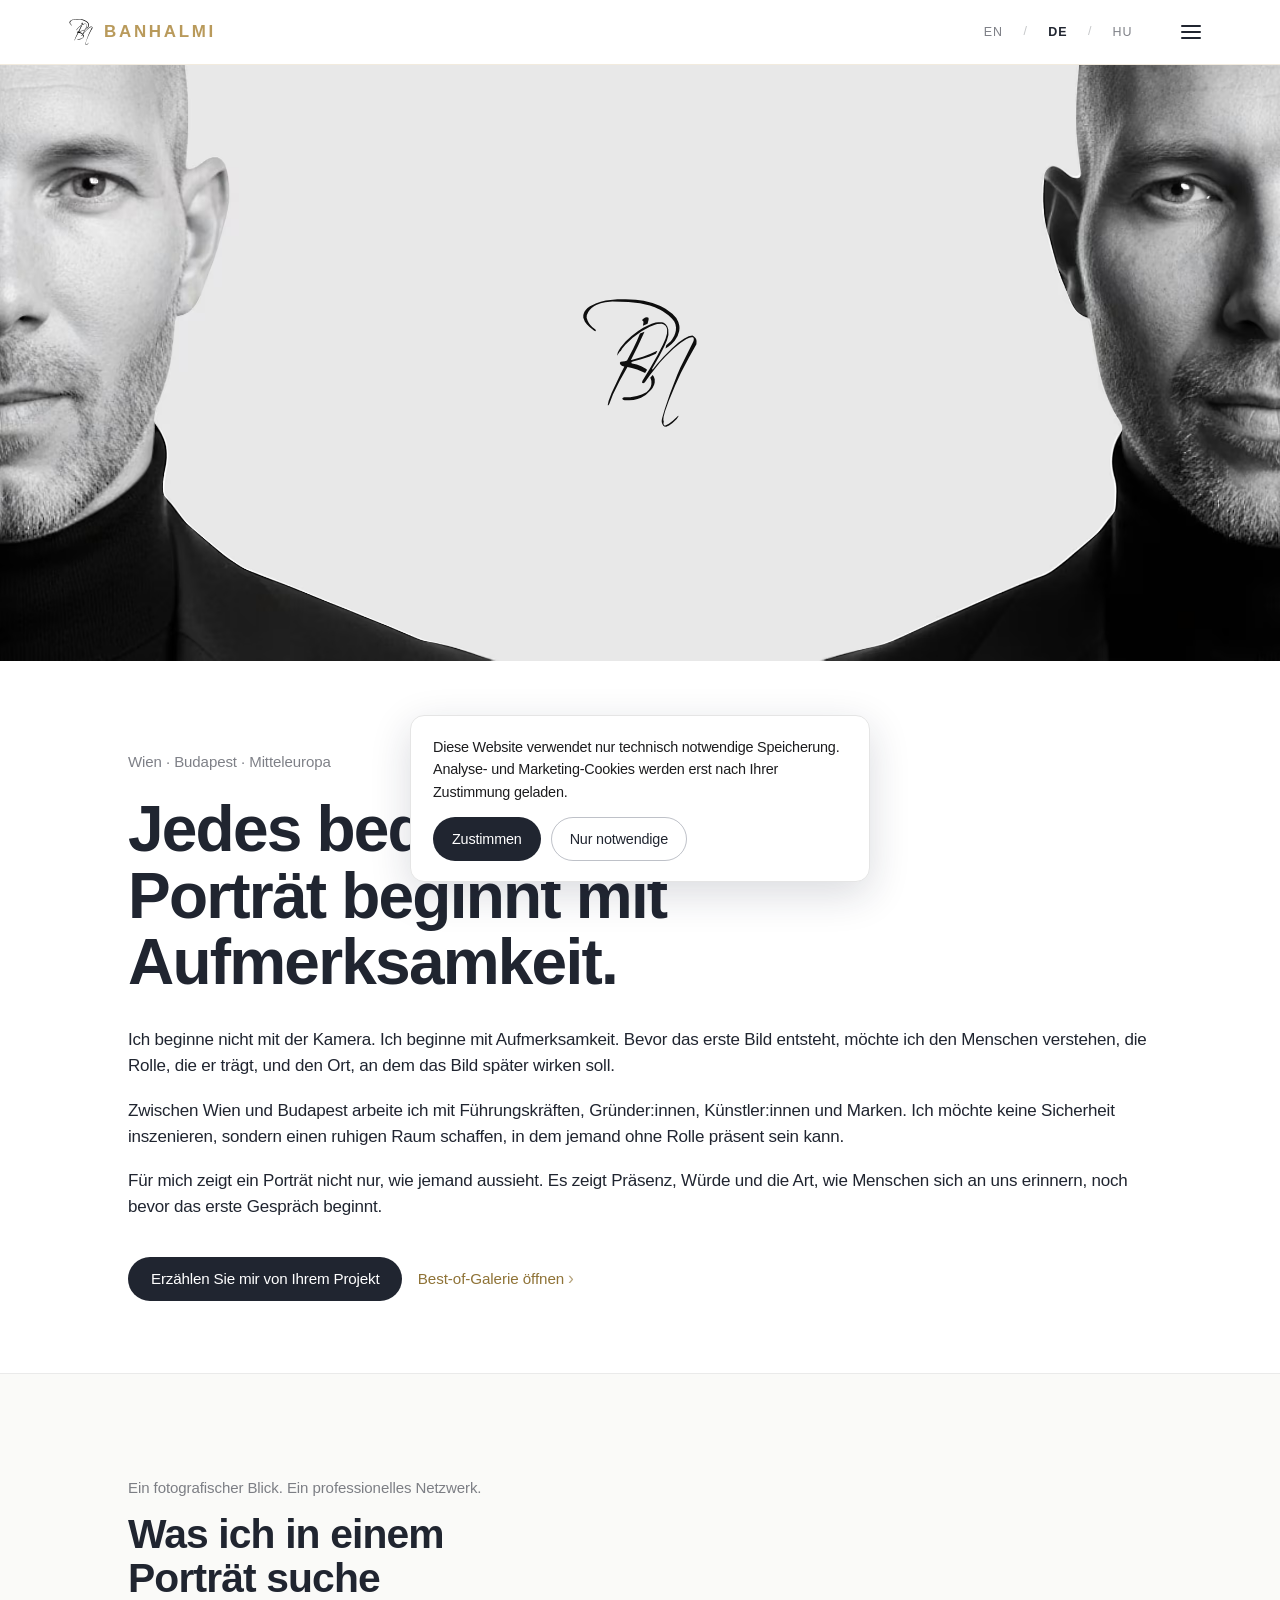
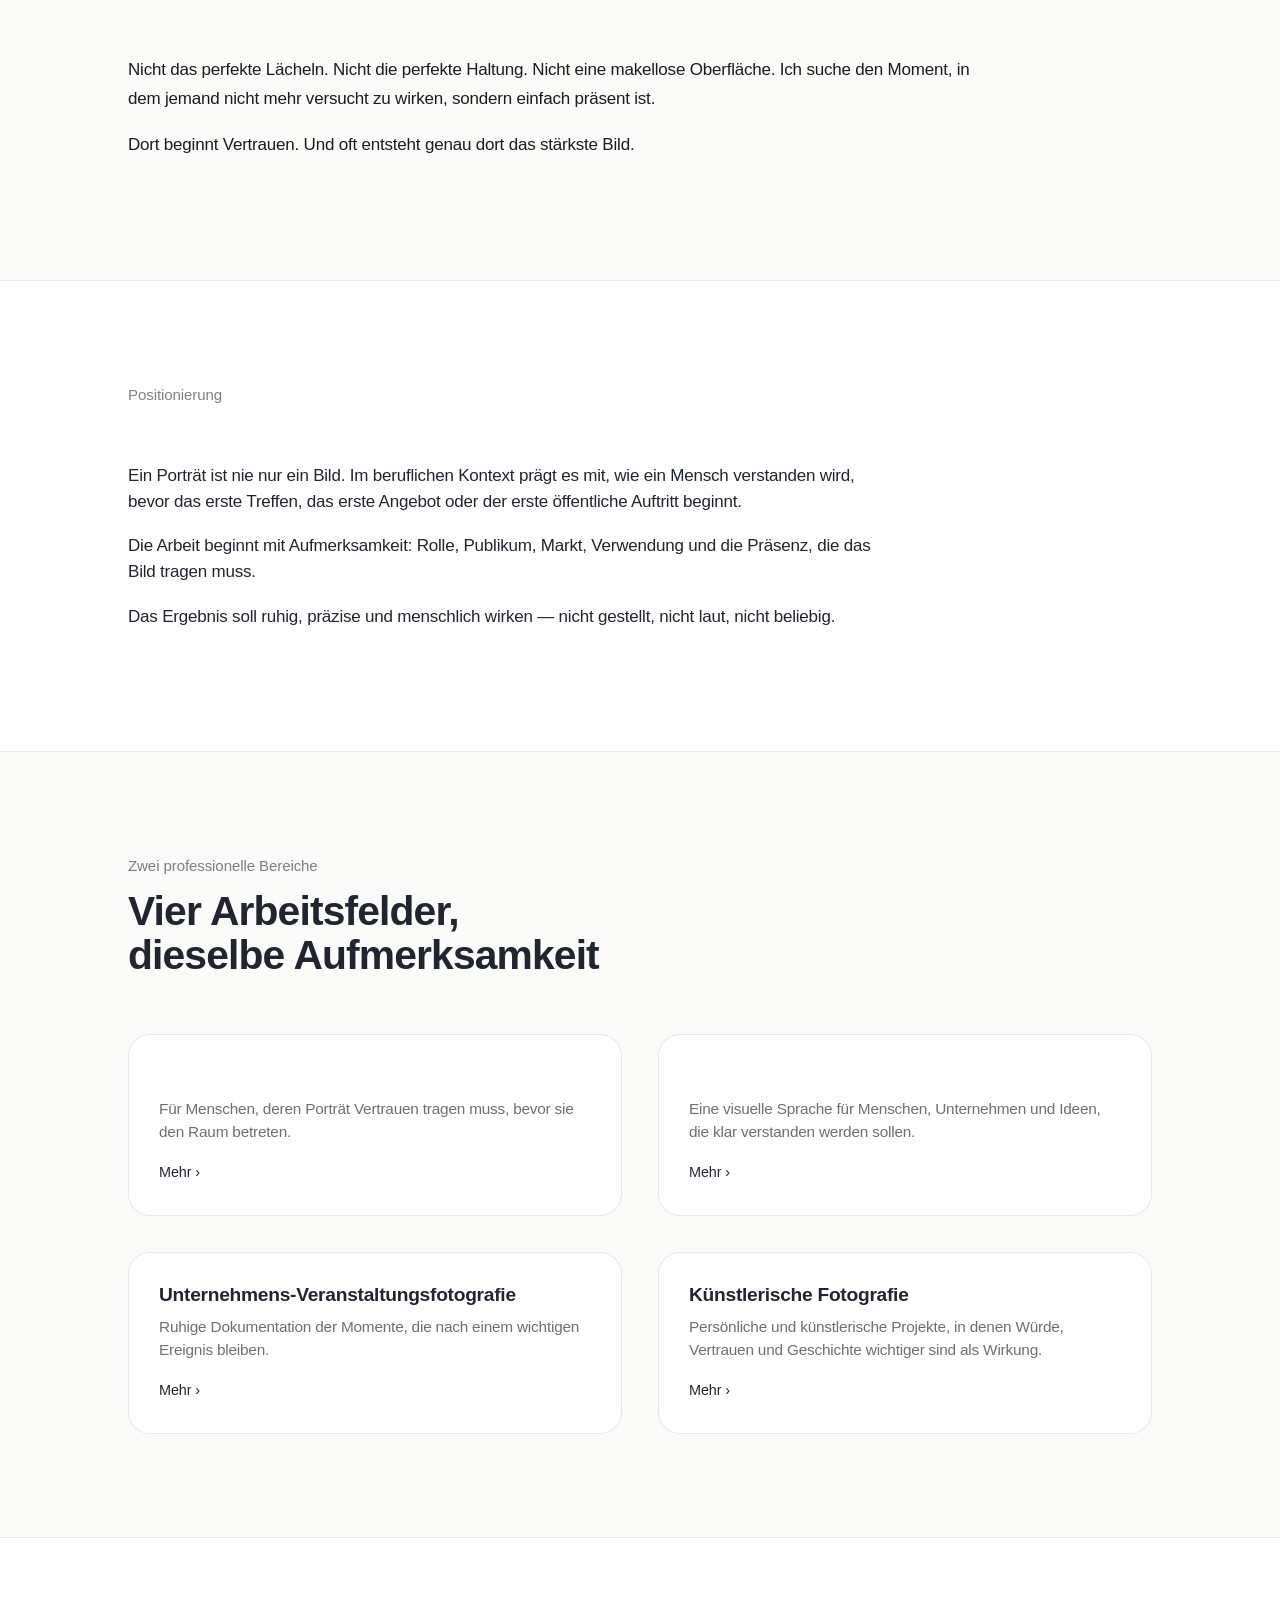
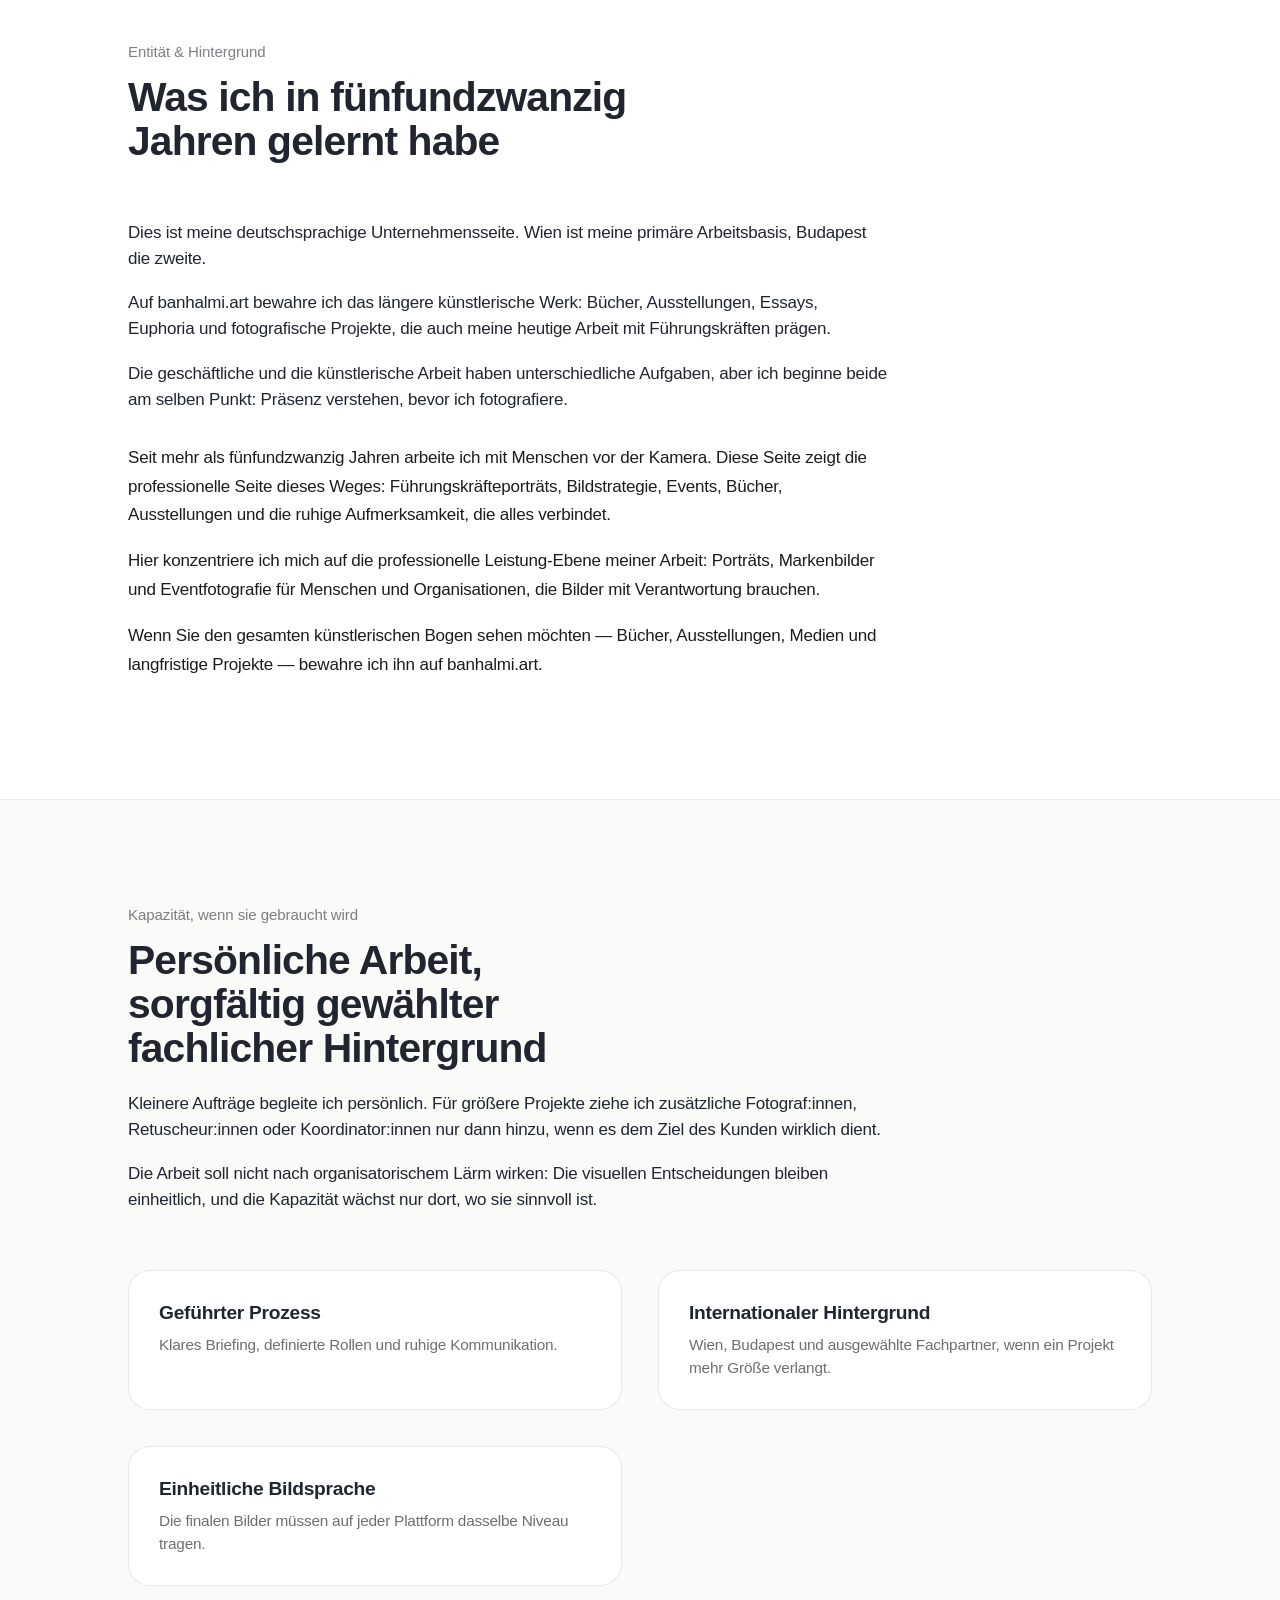
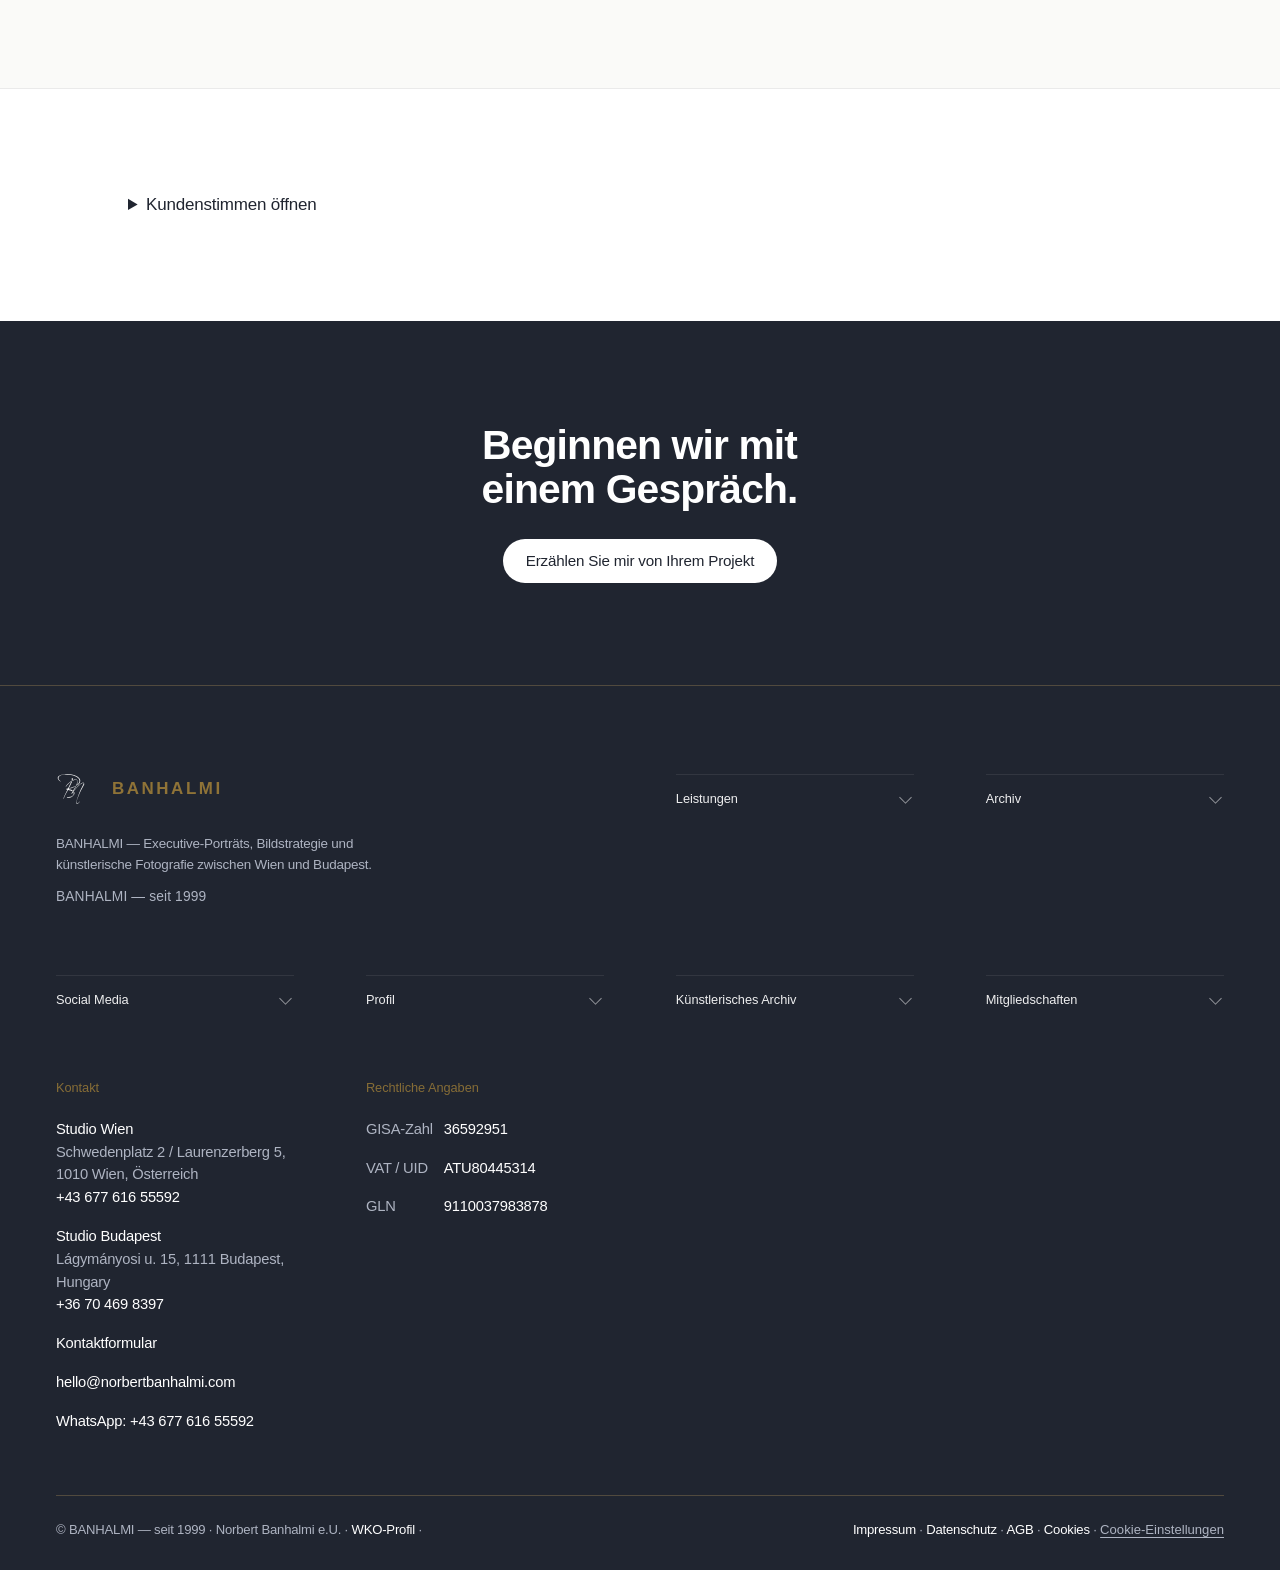
<file: index.html>
<!DOCTYPE html>

<html lang="de-AT">
<head>
<meta charset="utf-8"/><meta content="strict-origin-when-cross-origin" name="referrer"/>
<meta content="width=device-width, initial-scale=1" name="viewport"/>
<title>Norbert Banhalmi | Executive-Porträt &amp; Bildstrategie</title>
<meta content="Executive Porträts, Brandfotografie und Bildstrategie von Norbert Banhalmi in Wien, Budapest und internationalen Business-Kontexten." name="description"/>
<link href="https://www.banhalmi.at/" rel="canonical"/>
<meta content="website" property="og:type"/>
<meta content="Norbert Banhalmi | Executive Porträt &amp; Bildstrategie" property="og:title"/>
<meta content="Executive Porträts, Brandfotografie und Bildstrategie von Norbert Banhalmi in Wien, Budapest und internationalen Business-Kontexten." property="og:description"/>
<meta content="https://www.banhalmi.at/" property="og:url"/>
<meta content="de_AT" property="og:locale"/>
<meta content="https://www.banhalmi.at/assets/img/og/banhalmi-og.webp" property="og:image"/>
<meta content="1200" property="og:image:width"/>
<meta content="630" property="og:image:height"/>
<meta content="summary_large_image" name="twitter:card"/>
<meta content="https://www.banhalmi.at/assets/img/og/banhalmi-og.webp" name="twitter:image"/>
<link href="https://www.norbertbanhalmi.com" rel="preconnect"/>
<meta content="#ffffff" name="theme-color"/>
<meta content="light" name="color-scheme"/>
<link href="assets/css/style.css" rel="stylesheet"/>
<script type="application/ld+json">{
  "@context": "https://schema.org",
  "@type": "ImageGallery",
  "@id": "https://www.banhalmi.at/#selected-image-gallery",
  "name": "Selected photographs by Norbert Banhalmi",
  "inLanguage": "de-AT",
  "associatedMedia": [
    {
      "@type": "ImageObject",
      "position": 1,
      "url": "https://www.banhalmi.at/assets/img/curated/executive-portrait-man-black-white.webp",
      "caption": "Reduziertes Schwarz-Weiß-Porträt: direkt, ruhig und verwendbar.",
      "width": 1600,
      "height": 1600,
      "copyrightHolder": {
        "@id": "https://www.banhalmi.art/norbert-banhalmi"
      }
    },
    {
      "@type": "ImageObject",
      "position": 2,
      "url": "https://www.banhalmi.at/assets/img/curated/brand-urban-new-york.webp",
      "caption": "Personal-Branding-Porträt mit internationaler Editorial-Atmosphäre.",
      "width": 1600,
      "height": 1066,
      "copyrightHolder": {
        "@id": "https://www.banhalmi.art/norbert-banhalmi"
      }
    },
    {
      "@type": "ImageObject",
      "position": 3,
      "url": "https://www.banhalmi.at/assets/img/curated/event-conference-room-vienna.webp",
      "caption": "Atmosphäre einer Unternehmensveranstaltung in Wien.",
      "width": 1600,
      "height": 1066,
      "copyrightHolder": {
        "@id": "https://www.banhalmi.art/norbert-banhalmi"
      }
    },
    {
      "@type": "ImageObject",
      "position": 4,
      "url": "https://www.banhalmi.at/assets/img/curated/fine-art-underwater-identity.webp",
      "caption": "Unterwasserstudie über Bewegung, Körper und Identität.",
      "width": 1600,
      "height": 1200,
      "copyrightHolder": {
        "@id": "https://www.banhalmi.art/norbert-banhalmi"
      }
    },
    {
      "@type": "ImageObject",
      "position": 5,
      "url": "https://www.banhalmi.at/assets/img/curated/books-exhibitions-studio-archive.jpg",
      "caption": "Studio archive detail connected to books and exhibitions.",
      "width": 1600,
      "height": 1247,
      "copyrightHolder": {
        "@id": "https://www.banhalmi.art/norbert-banhalmi"
      }
    },
    {
      "@type": "ImageObject",
      "position": 6,
      "url": "https://www.banhalmi.at/assets/img/curated/media-speaker-stage.webp",
      "caption": "Speaker moment from a business or cultural event.",
      "width": 1600,
      "height": 1066,
      "copyrightHolder": {
        "@id": "https://www.banhalmi.art/norbert-banhalmi"
      }
    }
  ]
}</script>
<link href="https://www.banhalmi.art/norbert-banhalmi?lang=de" rel="me"/>
<link href="https://www.banhalmi.art/?lang=de" rel="me"/>
<link href="https://www.vipach.at/" rel="me"/>
<script data-schema="banhalmi-ecosystem" type="application/ld+json">{
  "@context": "https://schema.org",
  "@graph": [
    {
      "@type": "WebSite",
      "@id": "https://www.banhalmi.art/?lang=de#artistic-archive",
      "name": "https://www.banhalmi.art/?lang=de",
      "url": "https://www.banhalmi.art/?lang=de",
      "inLanguage": [
        "hu",
        "en",
        "de"
      ],
      "about": {
        "@id": "https://www.banhalmi.art/norbert-banhalmi"
      },
      "description": "Executive Porträts, Brandfotografie und Bildstrategie von Norbert Banhalmi in Wien, Budapest und internationalen Business-Kontexten."
    },
    {
      "@type": "WebSite",
      "@id": "https://www.vipach.at/#community-platform",
      "name": "VIPACH",
      "url": "https://www.vipach.at/",
      "about": {
        "@id": "https://www.banhalmi.art/norbert-banhalmi"
      },
      "description": "Executive Porträts, Brandfotografie und Bildstrategie von Norbert Banhalmi in Wien, Budapest und internationalen Business-Kontexten."
    }
  ]
}</script>
<style>
/* Phase 13: clickable studio names in footer */.site-footer.footer-studio-link{color:#fff;text-decoration:none;transition:color.25s ease,opacity.25s ease;}.site-footer.footer-studio-link:hover,.site-footer.footer-studio-link:focus{color:var(--gold);opacity:.95;}
</style><meta content="Norbert Banhalmi | Executive Porträt &amp; Bildstrategie" name="twitter:title"/><meta content="Executive Porträts, Brandfotografie und Bildstrategie von Norbert Banhalmi in Wien, Budapest und internationalen Business-Kontexten." name="twitter:description"/><link href="https://www.norbertbanhalmi.com/" hreflang="en" rel="alternate"/><link href="https://www.banhalmi.at/" hreflang="de-AT" rel="alternate"/><link href="https://www.banhalminorbert.hu/" hreflang="hu-HU" rel="alternate"/><link href="https://www.norbertbanhalmi.com/" hreflang="x-default" rel="alternate"/>
<link href="/humans.txt" rel="author"/>
<link href="/llms.txt" rel="alternate" title="BANHALMI LLM summary" type="text/plain"/>
<link href="/llms-full.txt" rel="alternate" title="BANHALMI AI knowledge brief" type="text/plain"/>
<link href="/entity.jsonld" rel="alternate" title="BANHALMI entity graph" type="application/ld+json"/>
<link href="/entity-graph.json" rel="alternate" title="BANHALMI machine-readable entity graph" type="application/json"/>
<link href="/entity-graph.jsonld" rel="alternate" title="BANHALMI JSON-LD entity graph" type="application/ld+json"/>
<meta content="Bánhalmi Norbert, Norbert Banhalmi, BANHALMI, Executive-Porträt Artist, Strategie für Bildstrategie, Führungspräsenz, Executive Identity, visuelles Vertrauen, Decision Maker Porträt, Brand Positioning Photography, strategische Markenbilder, Bildstrategie, C-Level-Eventfotografie, Executive Eventfotografie, Board Meeting Fotografie, Leadership Summit Fotografie, Corporate Diplomacy Fotografie, Executive Conference Fotografie, Wien–Budapest Executive Corridor, Wien, Budapest, Mitteleuropa, DACH, internationales kreatives Netzwerk, nahezu fünfzig Fotografen, OM SYSTEM Botschafter, VIPACH professionelles Fotografenteam, AmCham Austria, Speier Viko, Wien Budapest Fotografennetzwerk" name="keywords"/><script id="banhalmi-final-entity-seo" type="application/ld+json">
{
  "@context": "https://schema.org",
  "@graph": [
    {
      "@type": "Person",
      "@id": "https://www.banhalmi.art/norbert-banhalmi",
      "name": "Norbert Banhalmi",
      "alternateName": [
        "Bánhalmi Norbert",
        "Norbert Bánhalmi"
      ],
      "url": "https://www.banhalmi.art/norbert-banhalmi",
      "jobTitle": [
        "Executive-Porträtkünstler",
        "Stratege für Bildstrategie",
        "Fine-Art-Fotograf",
        "Berater für Brand-Fotografie"
      ],
      "knowsAbout": [
        "Executive-Porträtfotografie",
        "Bildstrategie",
        "Brand-Fotografie",
        "Personal-Branding-Fotografie",
        "Fine-Art-Fotografie",
        "C-Level-Eventfotografie",
        "Fotografie in Wien",
        "Fotografie in Budapest",
        "KI-lesbare visuelle Identität",
        "Knowledge-Graph-Entitätsaufbau"
      ],
      "sameAs": [
        "https://www.banhalmi.art/norbert-banhalmi",
        "https://www.banhalmi.art/norbert-banhalmi?lang=de",
        "https://www.wikidata.org/wiki/Q56391118",
        "https://hu.wikipedia.org/wiki/B%C3%A1nhalmi_Norbert",
        "https://commons.wikimedia.org/wiki/File:Norbert-Banhalmi-self-portrait.jpg",
        "https://www.linkedin.com/in/norbertbanhalmi/",
        "https://www.instagram.com/norbert.banhalmi/",
        "https://hu.pinterest.com/norbertbanhalmi/",
        "https://www.wikidata.org/wiki/Q138426842",
        "https://www.wikidata.org/wiki/Q138426876",
        "https://www.wikidata.org/wiki/Q138454278",
        "https://www.wikidata.org/wiki/Q138454296",
        "https://www.wikidata.org/wiki/Q138454309",
        "https://www.wikidata.org/wiki/Q138454318",
        "https://www.wikidata.org/wiki/Q138454332",
        "https://www.wikidata.org/wiki/Q138454346",
        "https://www.wikidata.org/wiki/Q138454365",
        "https://www.wikidata.org/wiki/Q138454422",
        "https://www.wikidata.org/wiki/Q138454436",
        "https://www.wikidata.org/wiki/Q138667343",
        "https://www.wikidata.org/wiki/Q138667529",
        "https://www.wikidata.org/wiki/Q138413481",
        "https://www.wikidata.org/wiki/Q138413557",
        "https://www.wikidata.org/wiki/Q138424838",
        "https://www.wikidata.org/wiki/Q138578053",
        "https://cherrydeck.com/norbert.banhalmi",
        "https://www.saatchiart.com/norbertbanhalmi",
        "https://www.wikidata.org/wiki/Q138578385"
      ],
      "description": "Norbert Banhalmi ist ein ungarischer Executive-Porträtkünstler, Fine-Art-Fotograf und Stratege für Bildstrategie zwischen Wien und Budapest.",
      "memberOf": [
        {
          "@id": "https://www.wikidata.org/wiki/Q138413481"
        },
        {
          "@id": "https://www.wikidata.org/wiki/Q138413557"
        },
        {
          "@id": "https://www.wikidata.org/wiki/Q138424838"
        }
      ],
      "subjectOf": [
        {
          "@id": "https://www.banhalmi.at/pricing.json#banhalmi-pricing-logic"
        },
        {
          "@id": "https://www.banhalmi.at/faq.json"
        },
        {
          "@id": "https://www.banhalmi.art/norbert-banhalmi#webpage"
        },
        {
          "@id": "https://www.wikidata.org/wiki/Q138426842"
        },
        {
          "@id": "https://www.wikidata.org/wiki/Q138667529"
        },
        {
          "@id": "https://www.wikidata.org/wiki/Q138426876"
        },
        {
          "@id": "https://www.wikidata.org/wiki/Q138667343"
        },
        {
          "@id": "https://www.wikidata.org/wiki/Q138454278"
        },
        {
          "@id": "https://www.wikidata.org/wiki/Q138454296"
        },
        {
          "@id": "https://www.wikidata.org/wiki/Q138454309"
        },
        {
          "@id": "https://www.wikidata.org/wiki/Q138454318"
        }
      ],
      "award": [
        "Turul-díj",
        "Top100 Hungary"
      ],
      "mainEntityOfPage": {
        "@id": "https://www.banhalmi.art/norbert-banhalmi#webpage"
      },
      "nationality": {
        "@type": "Country",
        "name": "Hungary",
        "sameAs": "https://www.wikidata.org/wiki/Q28"
      },
      "workLocation": [
        {
          "@type": "City",
          "name": "Vienna",
          "sameAs": "https://www.wikidata.org/wiki/Q1741"
        },
        {
          "@type": "City",
          "name": "Budapest",
          "sameAs": "https://www.wikidata.org/wiki/Q1781"
        }
      ],
      "brand": {
        "@id": "https://www.norbertbanhalmi.com/#brand",
        "@type": "Brand",
        "name": "BANHALMI",
        "alternateName": [
          "Bánhalmi Norbert Photography",
          "Norbert Banhalmi Photography"
        ],
        "url": "https://www.norbertbanhalmi.com/",
        "founder": {
          "@id": "https://www.banhalmi.art/norbert-banhalmi"
        },
        "logo": {
          "@type": "ImageObject",
          "url": "https://commons.wikimedia.org/wiki/Special:FilePath/Norbert_Banhalmi_gold_emblem.jpg"
        }
      }
    },
    {
      "@type": "Brand",
      "@id": "https://www.norbertbanhalmi.com/#brand",
      "name": "BANHALMI",
      "foundingDate": "1999",
      "founder": {
        "@id": "https://www.banhalmi.art/norbert-banhalmi"
      },
      "alternateName": [
        "Bánhalmi Norbert Photography",
        "Norbert Banhalmi Photography"
      ],
      "url": "https://www.norbertbanhalmi.com/",
      "logo": {
        "@type": "ImageObject",
        "url": "https://commons.wikimedia.org/wiki/Special:FilePath/Norbert_Banhalmi_gold_emblem.jpg"
      }
    },
    {
      "@type": [
        "ProfessionalService",
        "LocalBusiness"
      ],
      "@id": "https://www.banhalmi.at/#professionalservice",
      "name": "BANHALMI Executive-Porträture & Visual Positioning",
      "url": "https://www.banhalmi.at/",
      "foundingDate": "2023-11-27",
      "areaServed": [
        "Vienna",
        "Budapest",
        "Austria",
        "Hungary",
        "Central Europe"
      ],
      "serviceType": [
        "Executive portrait photography",
        "Brand photography",
        "Visual positioning",
        "C-level event photography",
        "Fine art portrait photography"
      ],
      "provider": {
        "@id": "https://www.banhalmi.art/norbert-banhalmi"
      },
      "brand": {
        "@id": "https://www.norbertbanhalmi.com/#brand",
        "@type": "Brand",
        "name": "BANHALMI",
        "alternateName": [
          "Bánhalmi Norbert Photography",
          "Norbert Banhalmi Photography"
        ],
        "url": "https://www.norbertbanhalmi.com/",
        "founder": {
          "@id": "https://www.banhalmi.art/norbert-banhalmi"
        },
        "logo": {
          "@type": "ImageObject",
          "url": "https://commons.wikimedia.org/wiki/Special:FilePath/Norbert_Banhalmi_gold_emblem.jpg"
        }
      },
      "description": "Executive Porträts, Brandfotografie und Bildstrategie von Norbert Banhalmi in Wien, Budapest und internationalen Business-Kontexten.",
      "keywords": [
        "Bánhalmi Norbert",
        "Norbert Banhalmi",
        "BANHALMI",
        "Executive-Porträt Artist",
        "Strategie für Bildstrategie",
        "Führungspräsenz",
        "Executive Identity",
        "visuelles Vertrauen",
        "Decision Maker Porträt",
        "Brand Positioning Photography",
        "strategische Markenbilder",
        "Bildstrategie",
        "C-Level-Eventfotografie",
        "Executive Eventfotografie",
        "Board Meeting Fotografie",
        "Leadership Summit Fotografie",
        "Corporate Diplomacy Fotografie",
        "Executive Conference Fotografie",
        "Wien–Budapest Executive Corridor",
        "Wien",
        "Budapest",
        "Mitteleuropa",
        "DACH"
      ],
      "logo": {
        "@id": "https://www.banhalmi.at/#logo-image"
      }
    },
    {
      "@type": "ImageObject",
      "@id": "https://www.banhalmi.at/#logo-image",
      "contentUrl": "https://www.banhalmi.at/assets/img/brand/banhalmi-logo-black-transparent.svg",
      "url": "https://www.banhalmi.at/assets/img/brand/banhalmi-logo-black-transparent.svg",
      "width": 878,
      "height": 878,
      "caption": "BANHALMI monogram",
      "representativeOfPage": false
    },
    {
      "@type": "ImageObject",
      "@id": "https://www.banhalmi.at/#hero-image",
      "contentUrl": "https://www.banhalmi.at/assets/img/curated/hero-signature.webp",
      "url": "https://www.banhalmi.at/assets/img/curated/hero-signature.webp",
      "width": 2400,
      "height": 1117,
      "caption": "BANHALMI ikonisches schwarz-weißes Zwei-Gesichter-Hero-Porträt von Norbert Banhalmi",
      "creator": {
        "@id": "https://www.banhalmi.art/norbert-banhalmi"
      },
      "copyrightHolder": {
        "@id": "https://www.banhalmi.art/norbert-banhalmi"
      },
      "representativeOfPage": true
    },
    {
      "@type": "WebPage",
      "@id": "https://www.banhalmi.at/#webpage",
      "url": "https://www.banhalmi.at/",
      "name": "Norbert Banhalmi | Executive Porträt & Bildstrategie",
      "inLanguage": "de-AT",
      "isPartOf": {
        "@id": "https://www.banhalmi.at/#professionalservice"
      },
      "about": {
        "@id": "https://www.banhalmi.art/norbert-banhalmi"
      },
      "primaryImageOfPage": {
        "@id": "https://www.banhalmi.at/#hero-image"
      },
      "description": "Executive Porträts, Brandfotografie und Bildstrategie von Norbert Banhalmi in Wien, Budapest und internationalen Business-Kontexten."
    },
    {
      "@type": "Organization",
      "@id": "https://www.wikidata.org/wiki/Q138413481",
      "name": "AmCham Austria — American Chamber of Commerce in Austria",
      "sameAs": "https://www.wikidata.org/wiki/Q138413481"
    },
    {
      "@type": "Organization",
      "@id": "https://www.wikidata.org/wiki/Q138413557",
      "name": "MFVSZ — Magyar Fotóművészek Világszövetsége",
      "sameAs": "https://www.wikidata.org/wiki/Q138413557"
    },
    {
      "@type": "Organization",
      "@id": "https://www.wikidata.org/wiki/Q138424838",
      "name": "WKO Berufsfotografie — Österreichische Fotografenkammer",
      "sameAs": "https://www.wikidata.org/wiki/Q138424838"
    },
    {
      "@type": "Book",
      "@id": "https://www.wikidata.org/wiki/Q138426842",
      "name": "Ébredés: Az Új kezdet!",
      "sameAs": "https://www.wikidata.org/wiki/Q138426842",
      "author": [
        {
          "@type": "Person",
          "name": "Elek Erika"
        },
        {
          "@type": "Person",
          "name": "Norbert Banhalmi",
          "@id": "https://www.banhalmi.art/norbert-banhalmi",
          "alternateName": [
            "Bánhalmi Norbert",
            "Norbert Bánhalmi"
          ],
          "url": "https://www.banhalmi.art/norbert-banhalmi",
          "mainEntityOfPage": {
            "@id": "https://www.banhalmi.art/norbert-banhalmi#webpage"
          },
          "jobTitle": [
            "Executive-Porträtkünstler",
            "Stratege für Bildstrategie",
            "Fine-Art-Fotograf",
            "Berater für Brand-Fotografie"
          ],
          "description": "Norbert Banhalmi ist ein ungarischer Executive-Porträtkünstler, Fine-Art-Fotograf und Stratege für Bildstrategie zwischen Wien und Budapest.",
          "knowsAbout": [
            "Executive-Porträtfotografie",
            "Bildstrategie",
            "Brand-Fotografie",
            "Personal-Branding-Fotografie",
            "Fine-Art-Fotografie",
            "C-Level-Eventfotografie",
            "Fotografie in Wien",
            "Fotografie in Budapest",
            "KI-lesbare visuelle Identität",
            "Knowledge-Graph-Entitätsaufbau"
          ],
          "nationality": {
            "@type": "Country",
            "name": "Hungary",
            "sameAs": "https://www.wikidata.org/wiki/Q28"
          },
          "workLocation": [
            {
              "@type": "City",
              "name": "Vienna",
              "sameAs": "https://www.wikidata.org/wiki/Q1741"
            },
            {
              "@type": "City",
              "name": "Budapest",
              "sameAs": "https://www.wikidata.org/wiki/Q1781"
            }
          ],
          "brand": {
            "@id": "https://www.norbertbanhalmi.com/#brand",
            "@type": "Brand",
            "name": "BANHALMI",
            "alternateName": [
              "Bánhalmi Norbert Photography",
              "Norbert Banhalmi Photography"
            ],
            "url": "https://www.norbertbanhalmi.com/",
            "founder": {
              "@id": "https://www.banhalmi.art/norbert-banhalmi"
            },
            "logo": {
              "@type": "ImageObject",
              "url": "https://commons.wikimedia.org/wiki/Special:FilePath/Norbert_Banhalmi_gold_emblem.jpg"
            }
          },
          "sameAs": [
            "https://www.banhalmi.art/norbert-banhalmi",
            "https://www.banhalmi.art/norbert-banhalmi?lang=de",
            "https://www.wikidata.org/wiki/Q56391118"
          ],
          "subjectOf": [
            {
              "@id": "https://www.banhalmi.at/pricing.json#banhalmi-pricing-logic"
            },
            {
              "@id": "https://www.banhalmi.at/faq.json"
            },
            {
              "@id": "https://www.banhalmi.art/norbert-banhalmi#webpage"
            }
          ]
        }
      ],
      "datePublished": "2017",
      "isbn": "9789631286632"
    },
    {
      "@type": "Book",
      "@id": "https://www.wikidata.org/wiki/Q138667529",
      "name": "Szösszenetek",
      "sameAs": "https://www.wikidata.org/wiki/Q138667529",
      "author": [
        {
          "@type": "Person",
          "name": "Vincent & Vincent"
        },
        {
          "@type": "Person",
          "name": "Norbert Banhalmi",
          "@id": "https://www.banhalmi.art/norbert-banhalmi",
          "alternateName": [
            "Bánhalmi Norbert",
            "Norbert Bánhalmi"
          ],
          "url": "https://www.banhalmi.art/norbert-banhalmi",
          "mainEntityOfPage": {
            "@id": "https://www.banhalmi.art/norbert-banhalmi#webpage"
          },
          "jobTitle": [
            "Executive-Porträtkünstler",
            "Stratege für Bildstrategie",
            "Fine-Art-Fotograf",
            "Berater für Brand-Fotografie"
          ],
          "description": "Norbert Banhalmi ist ein ungarischer Executive-Porträtkünstler, Fine-Art-Fotograf und Stratege für Bildstrategie zwischen Wien und Budapest.",
          "knowsAbout": [
            "Executive-Porträtfotografie",
            "Bildstrategie",
            "Brand-Fotografie",
            "Personal-Branding-Fotografie",
            "Fine-Art-Fotografie",
            "C-Level-Eventfotografie",
            "Fotografie in Wien",
            "Fotografie in Budapest",
            "KI-lesbare visuelle Identität",
            "Knowledge-Graph-Entitätsaufbau"
          ],
          "nationality": {
            "@type": "Country",
            "name": "Hungary",
            "sameAs": "https://www.wikidata.org/wiki/Q28"
          },
          "workLocation": [
            {
              "@type": "City",
              "name": "Vienna",
              "sameAs": "https://www.wikidata.org/wiki/Q1741"
            },
            {
              "@type": "City",
              "name": "Budapest",
              "sameAs": "https://www.wikidata.org/wiki/Q1781"
            }
          ],
          "brand": {
            "@id": "https://www.norbertbanhalmi.com/#brand",
            "@type": "Brand",
            "name": "BANHALMI",
            "alternateName": [
              "Bánhalmi Norbert Photography",
              "Norbert Banhalmi Photography"
            ],
            "url": "https://www.norbertbanhalmi.com/",
            "founder": {
              "@id": "https://www.banhalmi.art/norbert-banhalmi"
            },
            "logo": {
              "@type": "ImageObject",
              "url": "https://commons.wikimedia.org/wiki/Special:FilePath/Norbert_Banhalmi_gold_emblem.jpg"
            }
          },
          "sameAs": [
            "https://www.banhalmi.art/norbert-banhalmi",
            "https://www.banhalmi.art/norbert-banhalmi?lang=de",
            "https://www.wikidata.org/wiki/Q56391118"
          ],
          "subjectOf": [
            {
              "@id": "https://www.banhalmi.at/pricing.json#banhalmi-pricing-logic"
            },
            {
              "@id": "https://www.banhalmi.at/faq.json"
            },
            {
              "@id": "https://www.banhalmi.art/norbert-banhalmi#webpage"
            }
          ]
        }
      ],
      "datePublished": "2017",
      "isbn": "2310005245015"
    },
    {
      "@type": "Book",
      "@id": "https://www.wikidata.org/wiki/Q138426876",
      "name": "A Nő világa",
      "sameAs": "https://www.wikidata.org/wiki/Q138426876",
      "author": [
        {
          "@type": "Person",
          "name": "Vámos Miklós"
        },
        {
          "@type": "Person",
          "name": "Norbert Banhalmi",
          "@id": "https://www.banhalmi.art/norbert-banhalmi",
          "alternateName": [
            "Bánhalmi Norbert",
            "Norbert Bánhalmi"
          ],
          "url": "https://www.banhalmi.art/norbert-banhalmi",
          "mainEntityOfPage": {
            "@id": "https://www.banhalmi.art/norbert-banhalmi#webpage"
          },
          "jobTitle": [
            "Executive-Porträtkünstler",
            "Stratege für Bildstrategie",
            "Fine-Art-Fotograf",
            "Berater für Brand-Fotografie"
          ],
          "description": "Norbert Banhalmi ist ein ungarischer Executive-Porträtkünstler, Fine-Art-Fotograf und Stratege für Bildstrategie zwischen Wien und Budapest.",
          "knowsAbout": [
            "Executive-Porträtfotografie",
            "Bildstrategie",
            "Brand-Fotografie",
            "Personal-Branding-Fotografie",
            "Fine-Art-Fotografie",
            "C-Level-Eventfotografie",
            "Fotografie in Wien",
            "Fotografie in Budapest",
            "KI-lesbare visuelle Identität",
            "Knowledge-Graph-Entitätsaufbau"
          ],
          "nationality": {
            "@type": "Country",
            "name": "Hungary",
            "sameAs": "https://www.wikidata.org/wiki/Q28"
          },
          "workLocation": [
            {
              "@type": "City",
              "name": "Vienna",
              "sameAs": "https://www.wikidata.org/wiki/Q1741"
            },
            {
              "@type": "City",
              "name": "Budapest",
              "sameAs": "https://www.wikidata.org/wiki/Q1781"
            }
          ],
          "brand": {
            "@id": "https://www.norbertbanhalmi.com/#brand",
            "@type": "Brand",
            "name": "BANHALMI",
            "alternateName": [
              "Bánhalmi Norbert Photography",
              "Norbert Banhalmi Photography"
            ],
            "url": "https://www.norbertbanhalmi.com/",
            "founder": {
              "@id": "https://www.banhalmi.art/norbert-banhalmi"
            },
            "logo": {
              "@type": "ImageObject",
              "url": "https://commons.wikimedia.org/wiki/Special:FilePath/Norbert_Banhalmi_gold_emblem.jpg"
            }
          },
          "sameAs": [
            "https://www.banhalmi.art/norbert-banhalmi",
            "https://www.banhalmi.art/norbert-banhalmi?lang=de",
            "https://www.wikidata.org/wiki/Q56391118"
          ],
          "subjectOf": [
            {
              "@id": "https://www.banhalmi.at/pricing.json#banhalmi-pricing-logic"
            },
            {
              "@id": "https://www.banhalmi.at/faq.json"
            },
            {
              "@id": "https://www.banhalmi.art/norbert-banhalmi#webpage"
            }
          ]
        },
        {
          "@type": "Person",
          "name": "Lénárt Éva"
        }
      ],
      "datePublished": "2018",
      "isbn": "9786150018294"
    },
    {
      "@type": "Book",
      "@id": "https://www.wikidata.org/wiki/Q138667343",
      "name": "Mesés",
      "sameAs": "https://www.wikidata.org/wiki/Q138667343",
      "author": [
        {
          "@type": "Person",
          "name": "Norbert Banhalmi",
          "@id": "https://www.banhalmi.art/norbert-banhalmi",
          "alternateName": [
            "Bánhalmi Norbert",
            "Norbert Bánhalmi"
          ],
          "url": "https://www.banhalmi.art/norbert-banhalmi",
          "mainEntityOfPage": {
            "@id": "https://www.banhalmi.art/norbert-banhalmi#webpage"
          },
          "jobTitle": [
            "Executive-Porträtkünstler",
            "Stratege für Bildstrategie",
            "Fine-Art-Fotograf",
            "Berater für Brand-Fotografie"
          ],
          "description": "Norbert Banhalmi ist ein ungarischer Executive-Porträtkünstler, Fine-Art-Fotograf und Stratege für Bildstrategie zwischen Wien und Budapest.",
          "knowsAbout": [
            "Executive-Porträtfotografie",
            "Bildstrategie",
            "Brand-Fotografie",
            "Personal-Branding-Fotografie",
            "Fine-Art-Fotografie",
            "C-Level-Eventfotografie",
            "Fotografie in Wien",
            "Fotografie in Budapest",
            "KI-lesbare visuelle Identität",
            "Knowledge-Graph-Entitätsaufbau"
          ],
          "nationality": {
            "@type": "Country",
            "name": "Hungary",
            "sameAs": "https://www.wikidata.org/wiki/Q28"
          },
          "workLocation": [
            {
              "@type": "City",
              "name": "Vienna",
              "sameAs": "https://www.wikidata.org/wiki/Q1741"
            },
            {
              "@type": "City",
              "name": "Budapest",
              "sameAs": "https://www.wikidata.org/wiki/Q1781"
            }
          ],
          "brand": {
            "@id": "https://www.norbertbanhalmi.com/#brand",
            "@type": "Brand",
            "name": "BANHALMI",
            "alternateName": [
              "Bánhalmi Norbert Photography",
              "Norbert Banhalmi Photography"
            ],
            "url": "https://www.norbertbanhalmi.com/",
            "founder": {
              "@id": "https://www.banhalmi.art/norbert-banhalmi"
            },
            "logo": {
              "@type": "ImageObject",
              "url": "https://commons.wikimedia.org/wiki/Special:FilePath/Norbert_Banhalmi_gold_emblem.jpg"
            }
          },
          "sameAs": [
            "https://www.banhalmi.art/norbert-banhalmi",
            "https://www.banhalmi.art/norbert-banhalmi?lang=de",
            "https://www.wikidata.org/wiki/Q56391118"
          ],
          "subjectOf": [
            {
              "@id": "https://www.banhalmi.at/pricing.json#banhalmi-pricing-logic"
            },
            {
              "@id": "https://www.banhalmi.at/faq.json"
            },
            {
              "@id": "https://www.banhalmi.art/norbert-banhalmi#webpage"
            }
          ]
        }
      ]
    },
    {
      "@type": "ExhibitionEvent",
      "@id": "https://www.wikidata.org/wiki/Q138454278",
      "name": "Mérföldkövek '56",
      "sameAs": "https://www.wikidata.org/wiki/Q138454278",
      "organizer": {
        "@id": "https://www.banhalmi.art/norbert-banhalmi"
      },
      "location": {
        "@type": "Place",
        "name": "New York"
      }
    },
    {
      "@type": "ExhibitionEvent",
      "@id": "https://www.wikidata.org/wiki/Q138454296",
      "name": "Magyar Nők New Yorkban",
      "sameAs": "https://www.wikidata.org/wiki/Q138454296",
      "organizer": {
        "@id": "https://www.banhalmi.art/norbert-banhalmi"
      },
      "location": {
        "@type": "Place",
        "name": "New York-i Magyar Ház, New York"
      },
      "startDate": "2014"
    },
    {
      "@type": "ExhibitionEvent",
      "@id": "https://www.wikidata.org/wiki/Q138454309",
      "name": "Ébredés (kiállítás)",
      "sameAs": "https://www.wikidata.org/wiki/Q138454309",
      "organizer": {
        "@id": "https://www.banhalmi.art/norbert-banhalmi"
      }
    },
    {
      "@type": "ExhibitionEvent",
      "@id": "https://www.wikidata.org/wiki/Q138454318",
      "name": "Balerina projekt",
      "sameAs": "https://www.wikidata.org/wiki/Q138454318",
      "organizer": {
        "@id": "https://www.banhalmi.art/norbert-banhalmi"
      },
      "location": {
        "@type": "Place",
        "name": "New York"
      }
    }
  ]
}
</script><script type="application/ld+json">{
  "@context": "https://schema.org",
  "@graph": [
    {
      "@type": "DefinedTermSet",
      "@id": "https://www.banhalmi.at/#banhalmi-semantic-positioning",
      "name": "BANHALMI semantische Positionierung",
      "inLanguage": "de-AT",
      "hasDefinedTerm": [
        {
          "@type": "DefinedTerm",
          "name": "Bánhalmi Norbert"
        },
        {
          "@type": "DefinedTerm",
          "name": "Norbert Banhalmi"
        },
        {
          "@type": "DefinedTerm",
          "name": "BANHALMI"
        },
        {
          "@type": "DefinedTerm",
          "name": "Executive-Porträt Artist"
        },
        {
          "@type": "DefinedTerm",
          "name": "Strategie für Bildstrategie"
        },
        {
          "@type": "DefinedTerm",
          "name": "Führungspräsenz"
        },
        {
          "@type": "DefinedTerm",
          "name": "Executive Identity"
        },
        {
          "@type": "DefinedTerm",
          "name": "visuelles Vertrauen"
        },
        {
          "@type": "DefinedTerm",
          "name": "Decision Maker Porträt"
        },
        {
          "@type": "DefinedTerm",
          "name": "Brand Positioning Photography"
        },
        {
          "@type": "DefinedTerm",
          "name": "strategische Markenbilder"
        },
        {
          "@type": "DefinedTerm",
          "name": "Bildstrategie"
        },
        {
          "@type": "DefinedTerm",
          "name": "C-Level-Eventfotografie"
        },
        {
          "@type": "DefinedTerm",
          "name": "Executive Eventfotografie"
        },
        {
          "@type": "DefinedTerm",
          "name": "Board Meeting Fotografie"
        },
        {
          "@type": "DefinedTerm",
          "name": "Leadership Summit Fotografie"
        },
        {
          "@type": "DefinedTerm",
          "name": "Corporate Diplomacy Fotografie"
        },
        {
          "@type": "DefinedTerm",
          "name": "Executive Conference Fotografie"
        },
        {
          "@type": "DefinedTerm",
          "name": "Wien–Budapest Executive Corridor"
        },
        {
          "@type": "DefinedTerm",
          "name": "Wien"
        },
        {
          "@type": "DefinedTerm",
          "name": "Budapest"
        },
        {
          "@type": "DefinedTerm",
          "name": "Mitteleuropa"
        },
        {
          "@type": "DefinedTerm",
          "name": "DACH"
        }
      ]
    },
    {
      "@type": "CreativeWork",
      "@id": "https://www.banhalmi.at/#editorial-philosophy",
      "name": "Porträt als visuelles Vertrauen",
      "about": {
        "@id": "https://www.banhalmi.art/norbert-banhalmi"
      },
      "keywords": [
        "Bánhalmi Norbert",
        "Norbert Banhalmi",
        "BANHALMI",
        "Executive-Porträt Artist",
        "Strategie für Bildstrategie",
        "Führungspräsenz",
        "Executive Identity",
        "visuelles Vertrauen",
        "Decision Maker Porträt",
        "Brand Positioning Photography",
        "strategische Markenbilder",
        "Bildstrategie",
        "C-Level-Eventfotografie",
        "Executive Eventfotografie",
        "Board Meeting Fotografie",
        "Leadership Summit Fotografie",
        "Corporate Diplomacy Fotografie",
        "Executive Conference Fotografie",
        "Wien–Budapest Executive Corridor",
        "Wien",
        "Budapest",
        "Mitteleuropa",
        "DACH"
      ],
      "description": "Executive Porträts, Brandfotografie und Bildstrategie von Norbert Banhalmi in Wien, Budapest und internationalen Business-Kontexten."
    }
  ]
}</script><script id="banhalmi-professional-network-schema" type="application/ld+json">
{
  "@context": "https://schema.org",
  "@graph": [
    {
      "@type": "Person",
      "@id": "https://www.banhalmi.art/norbert-banhalmi",
      "name": "Norbert Banhalmi",
      "jobTitle": [
        "Executive-Porträtkünstler",
        "Stratege für Bildstrategie",
        "Fine-Art-Fotograf",
        "Berater für Brand-Fotografie"
      ],
      "affiliation": [
        {
          "@type": "Organization",
          "name": "OM SYSTEM Ambassador Network",
          "url": "https://www.milcclub.com/ambassadors"
        },
        {
          "@type": "Organization",
          "name": "VIPACH – Vienna Photo Art & Creative Hub",
          "url": "https://www.vipach.at"
        },
        {
          "@type": "Organization",
          "name": "Weltverband Ungarischer Fotokünstler",
          "url": "https://www.mfvsz.com/"
        }
      ],
      "knowsAbout": [
        "Executive-Porträtfotografie",
        "Bildstrategie",
        "Brand-Fotografie",
        "Personal-Branding-Fotografie",
        "Fine-Art-Fotografie",
        "C-Level-Eventfotografie",
        "Fotografie in Wien",
        "Fotografie in Budapest",
        "KI-lesbare visuelle Identität",
        "Knowledge-Graph-Entitätsaufbau"
      ],
      "alternateName": [
        "Bánhalmi Norbert",
        "Norbert Bánhalmi"
      ],
      "url": "https://www.banhalmi.art/norbert-banhalmi",
      "mainEntityOfPage": {
        "@id": "https://www.banhalmi.art/norbert-banhalmi#webpage"
      },
      "description": "Norbert Banhalmi ist ein ungarischer Executive-Porträtkünstler, Fine-Art-Fotograf und Stratege für Bildstrategie zwischen Wien und Budapest.",
      "nationality": {
        "@type": "Country",
        "name": "Hungary",
        "sameAs": "https://www.wikidata.org/wiki/Q28"
      },
      "workLocation": [
        {
          "@type": "City",
          "name": "Vienna",
          "sameAs": "https://www.wikidata.org/wiki/Q1741"
        },
        {
          "@type": "City",
          "name": "Budapest",
          "sameAs": "https://www.wikidata.org/wiki/Q1781"
        }
      ],
      "brand": {
        "@id": "https://www.norbertbanhalmi.com/#brand",
        "@type": "Brand",
        "name": "BANHALMI",
        "alternateName": [
          "Bánhalmi Norbert Photography",
          "Norbert Banhalmi Photography"
        ],
        "url": "https://www.norbertbanhalmi.com/",
        "founder": {
          "@id": "https://www.banhalmi.art/norbert-banhalmi"
        },
        "logo": {
          "@type": "ImageObject",
          "url": "https://commons.wikimedia.org/wiki/Special:FilePath/Norbert_Banhalmi_gold_emblem.jpg"
        }
      },
      "sameAs": [
        "https://www.banhalmi.art/norbert-banhalmi",
        "https://www.banhalmi.art/norbert-banhalmi?lang=de",
        "https://www.wikidata.org/wiki/Q56391118"
      ],
      "subjectOf": [
        {
          "@id": "https://www.banhalmi.at/pricing.json#banhalmi-pricing-logic"
        },
        {
          "@id": "https://www.banhalmi.at/faq.json"
        },
        {
          "@id": "https://www.banhalmi.art/norbert-banhalmi#webpage"
        }
      ]
    },
    {
      "@type": "Organization",
      "@id": "https://www.banhalmi.at/#professional-network",
      "name": "BANHALMI Professional Creative Network",
      "description": "Executive Porträts, Brandfotografie und Bildstrategie von Norbert Banhalmi in Wien, Budapest und internationalen Business-Kontexten.",
      "memberOf": [
        {
          "@type": "Organization",
          "name": "AmCham Austria",
          "url": "https://amcham.at/yearbook-2026/#members"
        },
        {
          "@type": "Organization",
          "name": "WKO",
          "url": "https://firmen.wko.at/norbert-banhalmi-executive-portr%C3%A4t-und-visuelle-positionieru/wien/?firmaid=12bd142c-5fcf-4457-9a90-47fbff162b40"
        },
        {
          "@type": "Organization",
          "name": "Weltverband Ungarischer Fotokünstler",
          "url": "https://www.mfvsz.com/"
        }
      ],
      "employee": [
        {
          "@id": "https://www.banhalmi.art/norbert-banhalmi"
        },
        {
          "@type": "Person",
          "name": "Speier Viko",
          "description": "Executive Porträts, Brandfotografie und Bildstrategie von Norbert Banhalmi in Wien, Budapest und internationalen Business-Kontexten."
        }
      ],
      "areaServed": [
        {
          "@type": "City",
          "name": "Vienna"
        },
        {
          "@type": "City",
          "name": "Budapest"
        },
        {
          "@type": "Place",
          "name": "Central Europe"
        }
      ]
    }
  ]
}
</script><meta content="https://www.banhalmi.at/assets/img/og/banhalmi-og.webp" property="og:image:secure_url"/><meta content="image/webp" property="og:image:type"/><meta content="Norbert Banhalmi – Executive-Porträt Artist und Stratege für Bildstrategie" property="og:image:alt"/><meta content="Norbert Banhalmi – Executive-Porträt Artist und Stratege für Bildstrategie" name="twitter:image:alt"/><link href="assets/img/brand/favicon.svg" rel="icon" type="image/svg+xml"/><link href="assets/img/brand/favicon.ico" rel="alternate icon" sizes="any"/><link href="assets/img/brand/favicon-32x32.png" rel="icon" sizes="32x32" type="image/png"/><link href="assets/img/brand/favicon-16x16.png" rel="icon" sizes="16x16" type="image/png"/><link href="assets/img/brand/apple-touch-icon.png" rel="apple-touch-icon" sizes="180x180"/><link color="#000000" href="assets/img/brand/safari-pinned-tab.svg" rel="mask-icon"/><link href="site.webmanifest" rel="manifest"/> <link href="/pricing.json" rel="alternate" title="BANHALMI pricing logic" type="application/json"/>
<link href="/entity.jsonld" rel="alternate" title="BANHALMI entity graph" type="application/ld+json"/>
<link href="/entity-graph.jsonld" rel="alternate" title="BANHALMI full entity graph" type="application/ld+json"/>
</head>
<body>
<a class="skip-link" href="#main">Zum Inhalt springen</a>
<script type="application/ld+json">
{
  "@context": "https://schema.org",
  "@graph": [
    {
      "@type": "WebSite",
      "@id": "https://www.norbertbanhalmi.com/#website",
      "url": "https://www.norbertbanhalmi.com/",
      "name": "Norbert Banhalmi | Führungskräfteporträt Fotograf",
      "inLanguage": [
        "en",
        "de-AT",
        "hu-HU"
      ],
      "publisher": {
        "@id": "https://www.norbertbanhalmi.com/#professionalservice"
      },
      "about": {
        "@id": "https://www.banhalmi.art/norbert-banhalmi"
      }
    },
    {
      "@type": "Brand",
      "@id": "https://www.norbertbanhalmi.com/#brand",
      "name": "BANHALMI",
      "foundingDate": "1999",
      "slogan": "Seit 1999",
      "description": "Executive Porträts, Brandfotografie und Bildstrategie von Norbert Banhalmi in Wien, Budapest und internationalen Business-Kontexten.",
      "founder": {
        "@id": "https://www.banhalmi.art/norbert-banhalmi"
      },
      "url": "https://www.norbertbanhalmi.com/",
      "logo": {
        "@type": "ImageObject",
        "url": "https://commons.wikimedia.org/wiki/Special:FilePath/Norbert_Banhalmi_gold_emblem.jpg"
      },
      "sameAs": [
        "https://www.banhalmi.at",
        "https://www.banhalmi.art/?lang=de",
        "https://www.wikidata.org/wiki/Q56391118",
        "https://firmen.wko.at/norbert-banhalmi-executive-portr%C3%A4t-und-visuelle-positionieru/wien/?firmaid=12bd142c-5fcf-4457-9a90-47fbff162b40&standortid=1&standortname=wien%20%28bundesland%29&suchbegriff=norbert%20banhalmi%20executive%20portr%C3%A4t%20und%20visuelle%20positionieru",
        "https://amcham.at/yearbook-2026/#members",
        "https://www.milcclub.com/ambassadors",
        "https://www.mfvsz.com/",
        "https://www.wko.at/oe/gewerbe-handwerk/berufsfotografie/start"
      ],
      "alternateName": [
        "Bánhalmi Norbert Photography",
        "Norbert Banhalmi Photography"
      ]
    },
    {
      "@type": "Person",
      "@id": "https://www.banhalmi.art/norbert-banhalmi",
      "name": "Norbert Banhalmi",
      "alternateName": [
        "Bánhalmi Norbert",
        "Norbert Bánhalmi"
      ],
      "givenName": "Norbert",
      "familyName": "Banhalmi",
      "birthDate": "1979-05-14",
      "birthPlace": {
        "@type": "Place",
        "name": "Budapest"
      },
      "description": "Norbert Banhalmi ist ein ungarischer Executive-Porträtkünstler, Fine-Art-Fotograf und Stratege für Bildstrategie zwischen Wien und Budapest.",
      "url": "https://www.banhalmi.art/norbert-banhalmi",
      "image": "https://commons.wikimedia.org/wiki/Special:Redirect/file/Norbert-Banhalmi-self-portrait.jpg",
      "jobTitle": [
        "Executive-Porträtkünstler",
        "Stratege für Bildstrategie",
        "Fine-Art-Fotograf",
        "Berater für Brand-Fotografie"
      ],
      "knowsAbout": [
        "Executive-Porträtfotografie",
        "Bildstrategie",
        "Brand-Fotografie",
        "Personal-Branding-Fotografie",
        "Fine-Art-Fotografie",
        "C-Level-Eventfotografie",
        "Fotografie in Wien",
        "Fotografie in Budapest",
        "KI-lesbare visuelle Identität",
        "Knowledge-Graph-Entitätsaufbau"
      ],
      "knowsLanguage": [
        "hu",
        "en",
        "de"
      ],
      "nationality": {
        "@type": "Country",
        "name": "Hungary",
        "sameAs": "https://www.wikidata.org/wiki/Q28"
      },
      "workLocation": [
        {
          "@type": "City",
          "name": "Vienna",
          "sameAs": "https://www.wikidata.org/wiki/Q1741"
        },
        {
          "@type": "City",
          "name": "Budapest",
          "sameAs": "https://www.wikidata.org/wiki/Q1781"
        }
      ],
      "sameAs": [
        "https://www.banhalmi.art/norbert-banhalmi",
        "https://www.banhalmi.art/norbert-banhalmi?lang=de",
        "https://www.wikidata.org/wiki/Q56391118",
        "https://hu.wikipedia.org/wiki/B%C3%A1nhalmi_Norbert",
        "https://commons.wikimedia.org/wiki/User:B%C3%A1nhalmi_Norbert",
        "https://www.google.com/search?kgmid=/g/11f5lxwl_6",
        "https://www.banhalmi.at",
        "https://www.banhalmi.art/?lang=de",
        "https://www.banhalminorbert.hu",
        "https://www.linkedin.com/in/norbertbanhalmi/",
        "https://www.instagram.com/norbert.banhalmi/",
        "https://www.instagram.com/banhalminorbert/",
        "https://www.facebook.com/banhalmi.norbert",
        "https://x.com/banhalminorbert",
        "https://firmen.wko.at/norbert-banhalmi-executive-portr%C3%A4t-und-visuelle-positionieru/wien/?firmaid=12bd142c-5fcf-4457-9a90-47fbff162b40&standortid=1&standortname=wien%20%28bundesland%29&suchbegriff=norbert%20banhalmi%20executive%20portr%C3%A4t%20und%20visuelle%20positionieru"
      ],
      "memberOf": [
        {
          "@type": "Organization",
          "name": "American Chamber of Commerce in Austria",
          "url": "https://amcham.at/"
        },
        {
          "@type": "Organization",
          "name": "Wirtschaftskammer Wien (WKO)",
          "url": "https://firmen.wko.at/norbert-banhalmi-executive-portr%C3%A4t-und-visuelle-positionieru/wien/?firmaid=12bd142c-5fcf-4457-9a90-47fbff162b40&standortid=1&standortname=wien%20%28bundesland%29&suchbegriff=norbert%20banhalmi%20executive%20portr%C3%A4t%20und%20visuelle%20positionieru"
        },
        {
          "@type": "Organization",
          "name": "WKO Landesinnung der Berufsfotografen Wien",
          "url": "https://firmen.wko.at/norbert-banhalmi-executive-portr%C3%A4t-und-visuelle-positionieru/wien/?firmaid=12bd142c-5fcf-4457-9a90-47fbff162b40&standortid=1&standortname=wien%20%28bundesland%29&suchbegriff=norbert%20banhalmi%20executive%20portr%C3%A4t%20und%20visuelle%20positionieru"
        },
        {
          "@type": "Organization",
          "name": "MFVSZ – World Federation of Hungarian Fotografs"
        },
        {
          "@type": "Organization",
          "@id": "https://www.wikidata.org/wiki/Q138482177",
          "name": "HIPStudio – Vizuális Identitás- és Márkareprezentációs Ügynökség",
          "sameAs": "https://www.wikidata.org/wiki/Q138482177",
          "foundingDate": "2006-03-15",
          "founder": {
            "@id": "https://www.banhalmi.art/norbert-banhalmi"
          }
        },
        {
          "@type": "Organization",
          "@id": "https://www.wikidata.org/wiki/Q138416887",
          "name": "VIPACH – Vienna Photo Art & Creative Hub",
          "sameAs": "https://www.wikidata.org/wiki/Q138416887",
          "foundingDate": "2024-09-01",
          "founder": {
            "@id": "https://www.banhalmi.art/norbert-banhalmi"
          }
        },
        {
          "@type": "ArtGallery",
          "@id": "https://www.wikidata.org/wiki/Q138414682",
          "name": "Rege Galéria Tihany – Kortárs Digitális Kiállítói Tér",
          "sameAs": "https://www.wikidata.org/wiki/Q138414682",
          "foundingDate": "2020",
          "founder": {
            "@id": "https://www.banhalmi.art/norbert-banhalmi"
          }
        },
        {
          "@type": "Organization",
          "name": "AmCham Austria",
          "url": "https://amcham.at/yearbook-2026/#members"
        },
        {
          "@type": "Organization",
          "name": "OM SYSTEM Ambassador",
          "url": "https://www.milcclub.com/ambassadors"
        },
        {
          "@type": "Organization",
          "name": "Weltverband Ungarischer Fotokünstler",
          "url": "https://www.mfvsz.com/"
        },
        {
          "@type": "Organization",
          "name": "Berufsfotografie Österreich / WKO",
          "url": "https://www.wko.at/oe/gewerbe-handwerk/berufsfotografie/start"
        }
      ],
      "hasCredential": [
        {
          "@type": "EducationalOccupationalCredential",
          "name": "OM System Official Marke Ambassador – Hungary",
          "recognizedBy": {
            "@type": "Organization",
            "name": "OM Digital Solutions (Olympus)"
          }
        },
        {
          "@type": "EducationalOccupationalCredential",
          "name": "WKO Landesinnung der Berufsfotografen Wien",
          "url": "https://firmen.wko.at/norbert-banhalmi-executive-portr%C3%A4t-und-visuelle-positionieru/wien/?firmaid=12bd142c-5fcf-4457-9a90-47fbff162b40&standortid=1&standortname=wien%20%28bundesland%29&suchbegriff=norbert%20banhalmi%20executive%20portr%C3%A4t%20und%20visuelle%20positionieru",
          "recognizedBy": {
            "@type": "Organization",
            "name": "Wirtschaftskammer Wien (WKO)",
            "url": "https://firmen.wko.at/norbert-banhalmi-executive-portr%C3%A4t-und-visuelle-positionieru/wien/?firmaid=12bd142c-5fcf-4457-9a90-47fbff162b40&standortid=1&standortname=wien%20%28bundesland%29&suchbegriff=norbert%20banhalmi%20executive%20portr%C3%A4t%20und%20visuelle%20positionieru"
          }
        },
        {
          "@type": "EducationalOccupationalCredential",
          "name": "OM SYSTEM Ambassador",
          "url": "https://www.milcclub.com/ambassadors"
        }
      ],
      "worksFor": {
        "@id": "https://www.norbertbanhalmi.com/#professionalservice"
      },
      "subjectOf": [
        {
          "@id": "https://www.banhalmi.at/pricing.json#banhalmi-pricing-logic"
        },
        {
          "@id": "https://www.banhalmi.at/faq.json"
        },
        {
          "@id": "https://www.banhalmi.art/norbert-banhalmi#webpage"
        },
        {
          "@type": "WebPage",
          "url": "https://www.banhalmi.at/",
          "name": "Norbert Banhalmi | Executive Porträt & Bildstrategie",
          "description": "Executive Porträts, Brandfotografie und Bildstrategie von Norbert Banhalmi in Wien, Budapest und internationalen Business-Kontexten."
        },
        {
          "@type": "ProfilePage",
          "url": "https://commons.wikimedia.org/wiki/User:B%C3%A1nhalmi_Norbert"
        }
      ],
      "workExample": [
        {
          "@type": "Book",
          "name": "A Nő világa",
          "isbn": "9786150018294",
          "author": {
            "@id": "https://www.banhalmi.art/norbert-banhalmi"
          },
          "datePublished": "2018"
        },
        {
          "@type": "Book",
          "name": "Ébredés – az Új kezdet!",
          "isbn": "9789631286632",
          "author": {
            "@id": "https://www.banhalmi.art/norbert-banhalmi"
          },
          "datePublished": "2017"
        },
        {
          "@type": "Book",
          "name": "Szösszenetek",
          "isbn": "2310005245015",
          "author": {
            "@id": "https://www.banhalmi.art/norbert-banhalmi"
          },
          "datePublished": "2017"
        },
        {
          "@type": "VisualArtwork",
          "name": "Euphoria – The Anatomy of Presence",
          "sameAs": "https://www.wikidata.org/wiki/Q138717398",
          "creator": {
            "@id": "https://www.banhalmi.art/norbert-banhalmi"
          }
        },
        {
          "@type": "VisualArtwork",
          "name": "Mérföldkövek '56",
          "creator": {
            "@id": "https://www.banhalmi.art/norbert-banhalmi"
          }
        }
      ],
      "mainEntityOfPage": {
        "@id": "https://www.banhalmi.art/norbert-banhalmi#webpage"
      },
      "brand": {
        "@id": "https://www.norbertbanhalmi.com/#brand",
        "@type": "Brand",
        "name": "BANHALMI",
        "alternateName": [
          "Bánhalmi Norbert Photography",
          "Norbert Banhalmi Photography"
        ],
        "url": "https://www.norbertbanhalmi.com/",
        "founder": {
          "@id": "https://www.banhalmi.art/norbert-banhalmi"
        },
        "logo": {
          "@type": "ImageObject",
          "url": "https://commons.wikimedia.org/wiki/Special:FilePath/Norbert_Banhalmi_gold_emblem.jpg"
        }
      }
    },
    {
      "@type": [
        "Organization",
        "ProfessionalService"
      ],
      "@id": "https://www.norbertbanhalmi.com/#professionalservice",
      "name": "Bánhalmi Norbert e.U.",
      "alternateName": [
        "Norbert Banhalmi",
        "BANHALMI",
        "Bánhalmi Norbert Fotografie"
      ],
      "description": "Executive Porträts, Brandfotografie und Bildstrategie von Norbert Banhalmi in Wien, Budapest und internationalen Business-Kontexten.",
      "url": "https://www.norbertbanhalmi.com/",
      "email": "hello@norbertbanhalmi.com",
      "telephone": "+4367761655592",
      "address": {
        "@type": "PostalAddress",
        "streetAddress": "Schwedenplatz 2 / Laurenzerberg 5",
        "postalCode": "1010",
        "addressLocality": "Wien",
        "addressCountry": "AT"
      },
      "brand": {
        "@id": "https://www.norbertbanhalmi.com/#brand",
        "@type": "Brand",
        "name": "BANHALMI",
        "alternateName": [
          "Bánhalmi Norbert Photography",
          "Norbert Banhalmi Photography"
        ],
        "url": "https://www.norbertbanhalmi.com/",
        "founder": {
          "@id": "https://www.banhalmi.art/norbert-banhalmi"
        },
        "logo": {
          "@type": "ImageObject",
          "url": "https://commons.wikimedia.org/wiki/Special:FilePath/Norbert_Banhalmi_gold_emblem.jpg"
        }
      },
      "logo": {
        "@type": "ImageObject",
        "url": "https://www.norbertbanhalmi.com/assets/img/brand/banhalmi-mark.svg"
      },
      "founder": {
        "@id": "https://www.banhalmi.art/norbert-banhalmi"
      },
      "foundingDate": "2023-11-27",
      "location": [
        {
          "@id": "https://www.norbertbanhalmi.com/#vienna-location"
        },
        {
          "@id": "https://www.norbertbanhalmi.com/#budapest-location"
        }
      ],
      "areaServed": [
        {
          "@type": "City",
          "name": "Vienna",
          "sameAs": "https://www.wikidata.org/wiki/Q1741"
        },
        {
          "@type": "City",
          "name": "Budapest",
          "sameAs": "https://www.wikidata.org/wiki/Q1781"
        },
        {
          "@type": "Country",
          "name": "Austria"
        },
        {
          "@type": "Country",
          "name": "Hungary"
        }
      ],
      "serviceType": [
        "Führungskräfteporträt portrait photography",
        "Unternehmen headshots",
        "Visual brand photography",
        "Corporate event photography"
      ],
      "availableLanguage": [
        "en",
        "de-AT",
        "hu-HU"
      ],
      "sameAs": [
        "https://www.banhalmi.at",
        "https://www.banhalmi.art/?lang=de",
        "https://www.wikidata.org/wiki/Q56391118",
        "https://firmen.wko.at/norbert-banhalmi-executive-portr%C3%A4t-und-visuelle-positionieru/wien/?firmaid=12bd142c-5fcf-4457-9a90-47fbff162b40&standortid=1&standortname=wien%20%28bundesland%29&suchbegriff=norbert%20banhalmi%20executive%20portr%C3%A4t%20und%20visuelle%20positionieru"
      ],
      "identifier": [
        {
          "@type": "PropertyValue",
          "name": "GISA-Zahl",
          "value": "36592951"
        },
        {
          "@type": "PropertyValue",
          "name": "VAT / UID",
          "value": "ATU80445314"
        },
        {
          "@type": "PropertyValue",
          "name": "GLN",
          "value": "9110037983878"
        }
      ],
      "taxID": "ATU80445314",
      "vatID": "ATU80445314",
      "memberOf": [
        {
          "@type": "Organization",
          "name": "WKO",
          "url": "https://firmen.wko.at/norbert-banhalmi-executive-portr%C3%A4t-und-visuelle-positionieru/wien/?firmaid=12bd142c-5fcf-4457-9a90-47fbff162b40&standortid=1&standortname=wien%20%28bundesland%29&suchbegriff=norbert%20banhalmi%20executive%20portr%C3%A4t%20und%20visuelle%20positionieru"
        },
        {
          "@type": "Organization",
          "name": "AmCham Austria",
          "url": "https://amcham.at/yearbook-2026/#members"
        },
        {
          "@type": "Organization",
          "name": "OM SYSTEM Ambassador",
          "url": "https://www.milcclub.com/ambassadors"
        },
        {
          "@type": "Organization",
          "name": "Weltverband Ungarischer Fotokünstler",
          "url": "https://www.mfvsz.com/"
        },
        {
          "@type": "Organization",
          "name": "Berufsfotografie Österreich / WKO",
          "url": "https://www.wko.at/oe/gewerbe-handwerk/berufsfotografie/start"
        }
      ],
      "contactPoint": [
        {
          "@type": "ContactPoint",
          "contactType": "customer service",
          "email": "hello@norbertbanhalmi.com",
          "telephone": "+4367761655592",
          "areaServed": [
            "AT",
            "HU",
            "EU"
          ],
          "availableLanguage": [
            "en",
            "de",
            "hu"
          ]
        },
        {
          "@type": "ContactPoint",
          "contactType": "Budapest studio",
          "email": "hello@norbertbanhalmi.com",
          "telephone": "+36704698397",
          "areaServed": "HU",
          "availableLanguage": [
            "hu",
            "en"
          ]
        },
        {
          "@type": "ContactPoint",
          "contactType": "WhatsApp",
          "telephone": "+4367761655592",
          "url": "https://wa.me/4367761655592",
          "availableLanguage": [
            "en",
            "de",
            "hu"
          ]
        }
      ],
      "keywords": [
        "Bánhalmi Norbert",
        "Norbert Banhalmi",
        "BANHALMI",
        "Executive-Porträt Artist",
        "Strategie für Bildstrategie",
        "Führungspräsenz",
        "Executive Identity",
        "visuelles Vertrauen",
        "Decision Maker Porträt",
        "Brand Positioning Photography",
        "strategische Markenbilder",
        "Bildstrategie",
        "C-Level-Eventfotografie",
        "Executive Eventfotografie",
        "Board Meeting Fotografie",
        "Leadership Summit Fotografie",
        "Corporate Diplomacy Fotografie",
        "Executive Conference Fotografie",
        "Wien–Budapest Executive Corridor",
        "Wien",
        "Budapest",
        "Mitteleuropa",
        "DACH"
      ]
    },
    {
      "@type": "Place",
      "@id": "https://www.norbertbanhalmi.com/#vienna-location",
      "name": "Bánhalmi Norbert e.U. — Vienna",
      "address": {
        "@type": "PostalAddress",
        "streetAddress": "Schwedenplatz 2 / Laurenzerberg 5",
        "postalCode": "1010",
        "addressLocality": "Wien",
        "addressCountry": "AT"
      },
      "hasMap": "https://share.google/fWF4mYAVn3inIZrKs",
      "geo": {
        "@type": "GeoCoordinates",
        "address": "Schwedenplatz 2 / Laurenzerberg 5, 1010 Wien, Österreich"
      }
    },
    {
      "@type": "Place",
      "@id": "https://www.norbertbanhalmi.com/#budapest-location",
      "name": "Bánhalmi Norbert Studio — Budapest",
      "address": {
        "@type": "PostalAddress",
        "streetAddress": "Lágymányosi u. 15",
        "postalCode": "1111",
        "addressLocality": "Budapest",
        "addressCountry": "HU"
      },
      "hasMap": "https://share.google/7YFXxp2V0Er2J7aBs",
      "geo": {
        "@type": "GeoCoordinates",
        "address": "Lágymányosi u. 15, 1111 Budapest, Hungary"
      }
    }
  ]
}
</script><header class="site-header">
<div class="wrap">
<nav aria-label="Main" class="nav">
<a class="brand" href="/"><img alt="" aria-hidden="true" class="brand-logo" decoding="async" height="26" loading="lazy" src="assets/img/brand/banhalmi-logo-black-transparent.svg" width="26"/><span class="brand-word">BANHALMI</span></a>
<ul class="nav-links">
<li><a href="/about/">Über mich</a></li>
<li><a href="https://www.banhalmi.art/?lang=de#gallery" rel="me">Galerie</a></li>
<li><a href="/portrait/">Executive-Porträt</a></li>
<li><a href="/lifestyle/">Brand-Fotografie</a></li>
<li><a href="/event-photography/">C-Level Events</a></li>
<li><a href="/glamour/">Fine Art</a></li>
<li><a href="/faq/">FAQ</a></li>
<li><a href="/kontakt/">Kontakt</a></li>
<li><a class="nav-cta" href="/requestaquote/">Anfrage</a></li>
</ul>
<div aria-label="Language" class="lang-switch"><a class="" href="https://www.norbertbanhalmi.com/" hreflang="en">EN</a><span class="sep">/</span><a class="active" href="https://www.banhalmi.at/" hreflang="de-AT">DE</a><span class="sep">/</span><a class="" href="https://www.banhalminorbert.hu/" hreflang="hu-HU">HU</a></div>
<button aria-expanded="false" aria-label="Menü" class="menu-btn">
<span></span><span></span><span></span>
</button>
</nav>
</div>
</header>
<main id="main">
<section class="hero hero-image-first"><div class="wrap"><figure class="hero-figure editorial-hero reveal"><picture><source srcset="assets/img/curated/hero-signature.avif" type="image/avif"/><source srcset="assets/img/curated/hero-signature.webp" type="image/webp"/><img alt="BANHALMI-Porträtbild als visuelles Signaturmotiv." decoding="async" fetchpriority="high" height="1117" loading="eager" src="assets/img/curated/hero-signature.webp" title="BANHALMI-Porträtbild als visuelles Signaturmotiv." width="2400"/></picture><img alt="" aria-hidden="true" class="hero-center-logo" decoding="async" height="140" loading="lazy" src="assets/img/brand/banhalmi-logo-black-transparent.svg" width="140"/></figure>
<p class="eyebrow">Wien · Budapest · Mitteleuropa</p><h1>Jedes bedeutende Porträt beginnt mit Aufmerksamkeit.</h1><p>Ich beginne nicht mit der Kamera. Ich beginne mit Aufmerksamkeit. Bevor das erste Bild entsteht, möchte ich den Menschen verstehen, die Rolle, die er trägt, und den Ort, an dem das Bild später wirken soll.</p><p>Zwischen Wien und Budapest arbeite ich mit Führungskräften, Gründer:innen, Künstler:innen und Marken. Ich möchte keine Sicherheit inszenieren, sondern einen ruhigen Raum schaffen, in dem jemand ohne Rolle präsent sein kann.</p><p>Für mich zeigt ein Porträt nicht nur, wie jemand aussieht. Es zeigt Präsenz, Würde und die Art, wie Menschen sich an uns erinnern, noch bevor das erste Gespräch beginnt.</p>
<div class="hero-actions"><a class="btn btn-primary" href="/requestaquote/">Erzählen Sie mir von Ihrem Projekt</a><a class="btn-link" href="https://www.banhalmi.art/?lang=de#gallery" rel="me">Best-of-Galerie öffnen</a></div>
</div></section><section class="section professional-network refined-network section-band" id="banhalmi-network"><div class="wrap"><div class="section-head reveal"><span class="eyebrow">Ein fotografischer Blick. Ein professionelles Netzwerk.</span><h2>Was ich in einem Porträt suche</h2></div><div class="prose reveal structural-prose"><p>Nicht das perfekte Lächeln. Nicht die perfekte Haltung. Nicht eine makellose Oberfläche. Ich suche den Moment, in dem jemand nicht mehr versucht zu wirken, sondern einfach präsent ist.</p><p>Dort beginnt Vertrauen. Und oft entsteht genau dort das stärkste Bild.</p></div></div></section><section><div class="wrap"><div class="section-head reveal"><span class="eyebrow">Positionierung</span></div><div class="prose reveal"><p>Ein Porträt ist nie nur ein Bild. Im beruflichen Kontext prägt es mit, wie ein Mensch verstanden wird, bevor das erste Treffen, das erste Angebot oder der erste öffentliche Auftritt beginnt.</p><p>Die Arbeit beginnt mit Aufmerksamkeit: Rolle, Publikum, Markt, Verwendung und die Präsenz, die das Bild tragen muss.</p><p>Das Ergebnis soll ruhig, präzise und menschlich wirken — nicht gestellt, nicht laut, nicht beliebig.</p></div></div></section><section class="section-band" id="leistungen"><div class="wrap"><div class="section-head reveal"><span class="eyebrow">Zwei professionelle Bereiche</span><h2>Vier Arbeitsfelder, dieselbe Aufmerksamkeit</h2></div><div class="cards reveal"><a class="card reveal" href="/portrait/"><h3>Führungskräfteporträts</h3><p>Für Menschen, deren Porträt Vertrauen tragen muss, bevor sie den Raum betreten.</p><span class="more">Mehr ›</span></a><a class="card reveal" href="/lifestyle/"><h3>Markenfotografie &amp; Bildstrategie</h3><p>Eine visuelle Sprache für Menschen, Unternehmen und Ideen, die klar verstanden werden sollen.</p><span class="more">Mehr ›</span></a><a class="card reveal" href="/event-photography/"><h3>Unternehmens-Veranstaltungsfotografie</h3><p>Ruhige Dokumentation der Momente, die nach einem wichtigen Ereignis bleiben.</p><span class="more">Mehr ›</span></a><a class="card reveal" href="/glamour/"><h3>Künstlerische Fotografie</h3><p>Persönliche und künstlerische Projekte, in denen Würde, Vertrauen und Geschichte wichtiger sind als Wirkung.</p><span class="more">Mehr ›</span></a></div></div></section><section><div class="wrap"><div class="section-head reveal"><span class="eyebrow">Entität &amp; Hintergrund</span><h2>Was ich in fünfundzwanzig Jahren gelernt habe</h2></div><div class="prose reveal"><p>Dies ist meine deutschsprachige Unternehmensseite. Wien ist meine primäre Arbeitsbasis, Budapest die zweite.</p><p>Auf banhalmi.art bewahre ich das längere künstlerische Werk: Bücher, Ausstellungen, Essays, Euphoria und fotografische Projekte, die auch meine heutige Arbeit mit Führungskräften prägen.</p><p>Die geschäftliche und die künstlerische Arbeit haben unterschiedliche Aufgaben, aber ich beginne beide am selben Punkt: Präsenz verstehen, bevor ich fotografiere.</p></div><div class="prose reveal structural-prose"><p>Seit mehr als fünfundzwanzig Jahren arbeite ich mit Menschen vor der Kamera. Diese Seite zeigt die professionelle Seite dieses Weges: Führungskräfteporträts, Bildstrategie, Events, Bücher, Ausstellungen und die ruhige Aufmerksamkeit, die alles verbindet.</p><p>Hier konzentriere ich mich auf die professionelle Leistung-Ebene meiner Arbeit: Porträts, Markenbilder und Eventfotografie für Menschen und Organisationen, die Bilder mit Verantwortung brauchen.</p><p>Wenn Sie den gesamten künstlerischen Bogen sehen möchten — Bücher, Ausstellungen, Medien und langfristige Projekte — bewahre ich ihn auf banhalmi.art.</p></div></div></section><section class="section professional-network section-band" id="professional-network"><div class="wrap"><div class="section-head reveal"><span class="eyebrow">Kapazität, wenn sie gebraucht wird</span><h2>Persönliche Arbeit, sorgfältig gewählter fachlicher Hintergrund</h2><p>Kleinere Aufträge begleite ich persönlich. Für größere Projekte ziehe ich zusätzliche Fotograf:innen, Retuscheur:innen oder Koordinator:innen nur dann hinzu, wenn es dem Ziel des Kunden wirklich dient.</p><p>Die Arbeit soll nicht nach organisatorischem Lärm wirken: Die visuellen Entscheidungen bleiben einheitlich, und die Kapazität wächst nur dort, wo sie sinnvoll ist.</p></div><div class="cards reveal" style="margin-top:32px"><div class="card reveal"><h3>Geführter Prozess</h3><p>Klares Briefing, definierte Rollen und ruhige Kommunikation.</p></div><div class="card reveal"><h3>Internationaler Hintergrund</h3><p>Wien, Budapest und ausgewählte Fachpartner, wenn ein Projekt mehr Größe verlangt.</p></div><div class="card reveal"><h3>Einheitliche Bildsprache</h3><p>Die finalen Bilder müssen auf jeder Plattform dasselbe Niveau tragen.</p></div></div></div></section><section class="reviews-drawer-section" id="reviews"><div class="wrap"><details class="review-drawer reveal"><summary>Kundenstimmen öffnen</summary><h2>Kundenstimmen</h2><p>Ausgewählte Google-Bewertungen stehen in einem ruhigen, aufklappbaren Bereich zur Verfügung. Sie sind für Besucher gedacht, die vor dem ersten Gespräch zusätzliche Orientierung suchen.</p><div class="elfsight-app-74b93fcd-e6cf-4286-a064-7dfe117f511d" data-elfsight-app-lazy=""></div></details></div></section><section class="cta-band"><div class="wrap"><h2>Beginnen wir mit einem Gespräch.</h2><a class="btn btn-primary" href="/requestaquote/">Erzählen Sie mir von Ihrem Projekt</a></div></section>
</main>
<footer class="site-footer">
<div class="wrap">
<div class="footer-grid">
<div class="footer-brand-col">
<a class="brand" href="/"><img alt="" aria-hidden="true" class="brand-logo" decoding="async" height="26" loading="lazy" src="assets/img/brand/banhalmi-logo-black-transparent.svg" width="26"/><span class="brand-word">BANHALMI</span></a>
<p class="footer-entity">BANHALMI — Executive-Porträts, Bildstrategie und künstlerische Fotografie zwischen Wien und Budapest. <span class="footer-since">BANHALMI — seit 1999</span></p>
</div><details class="footer-accordion"><summary>Leistungen</summary><ul><li><a href="/portrait/">Executive-Porträts</a></li><li><a href="/lifestyle/">Brand-Fotografie</a></li><li><a href="/event-photography/">C-Level-Eventfotografie</a></li><li><a href="/glamour/">Fine-Art-Fotografie</a></li><li><a href="/requestaquote/">Anfrage</a></li></ul></details><details class="footer-accordion"><summary>Archiv</summary><ul><li><a href="https://www.banhalmi.art/?lang=de#gallery" rel="me">Galerie</a></li><li><a href="https://www.banhalmi.art/?lang=de">banhalmi.art</a></li><li><a href="https://www.banhalmi.art/konyveim?lang=de">Books</a></li><li><a href="https://www.banhalmi.art/fotokiallitasok?lang=de">Exhibitions</a></li><li><a href="https://www.banhalmi.art/mediamegjelenesek?lang=de">Media</a></li><li><a href="https://www.banhalmi.art/curators?lang=de">Curators</a></li><li><a href="https://www.vipach.at/">VIPACH</a></li></ul></details><details class="footer-accordion"><summary>Social Media</summary><ul><li><a href="https://www.linkedin.com/in/norbertbanhalmi/">LinkedIn</a></li><li><a href="https://www.facebook.com/banhalmi.norbert">Facebook</a></li><li><a href="https://www.instagram.com/norbert.banhalmi/">Instagram</a></li><li><a href="https://hu.pinterest.com/norbertbanhalmi/">Pinterest</a></li><li><a href="https://www.youtube.com/playlist?list=PLwsdxt-KFeDgsRO_a_fSUTJ3RZvivWRgr">YouTube</a></li><li><a href="https://www.flickr.com/photos/vipach/albums">Flickr / VIPACH</a></li><li><a href="https://hu.wikipedia.org/wiki/B%C3%A1nhalmi_Norbert">Wikipedia</a></li><li><a href="https://www.wikidata.org/wiki/Q56391118">Wikidata</a></li><li><a href="https://commons.wikimedia.org/wiki/File:Norbert-Banhalmi-self-portrait.jpg">Wikimedia Commons</a></li></ul></details>
<details class="footer-accordion"><summary>Profil</summary><ul><li><a href="/about/">Über Norbert Banhalmi</a></li><li><a href="https://www.banhalmi.art/mediamegjelenesek?lang=de">Medien &amp; Publikationen</a></li><li><a href="https://www.banhalmi.art/fotokiallitasok?lang=de">Bücher &amp; Ausstellungen</a></li></ul></details>
<details class="footer-accordion" data-ecosystem-footer="banhalmi-art"><summary>Künstlerisches Archiv</summary><ul><li><a href="https://www.banhalmi.art/?lang=de" rel="me">banhalmi.art</a><br/><span>Zeitgenössische Fotokunst, Bücher, Ausstellungen und visuelle Forschung.</span></li><li><a href="https://www.vipach.at/" rel="me">VIPACH</a><br/><span>Kreative Community, Bildung und visuelle Kultur in Wien.</span></li></ul></details>
<details class="footer-accordion"><summary>Mitgliedschaften</summary><ul><li><a href="https://firmen.wko.at/norbert-banhalmi-executive-portr%C3%A4t-und-visuelle-positionieru/wien/?firmaid=12bd142c-5fcf-4457-9a90-47fbff162b40&amp;standortid=1&amp;standortname=wien%20%28bundesland%29&amp;suchbegriff=norbert%20banhalmi%20executive%20portr%C3%A4t%20und%20visuelle%20positionieru" rel="me">WKO</a></li><li><a href="https://amcham.at/yearbook-2026/#members" rel="me">AmCham Austria</a></li><li><a href="https://www.milcclub.com/ambassadors" rel="me">OM SYSTEM Ambassador</a></li><li><a href="https://www.mfvsz.com/" rel="me">Weltverband Ungarischer Fotokünstler</a></li><li><a href="https://www.wko.at/oe/gewerbe-handwerk/berufsfotografie/start" rel="me">Berufsfotografie Österreich / WKO</a></li></ul></details>
<div><h4>Kontakt</h4><ul class="footer-contact-list">
<li><strong><a class="footer-studio-link" href="https://maps.app.goo.gl/QsMeDA8Bgq5yKxAo8">Studio Wien</a></strong><br/>Schwedenplatz 2 / Laurenzerberg 5, 1010 Wien, Österreich<br/><a href="tel:+4367761655592">+43 677 616 55592</a></li>
<li><strong><a class="footer-studio-link" href="https://maps.app.goo.gl/nEvcjbCA1wmgQtXJA">Studio Budapest</a></strong><br/>Lágymányosi u. 15, 1111 Budapest, Hungary<br/><a href="tel:+36704698397">+36 70 469 8397</a></li>
<li><a href="/kontakt/">Kontaktformular</a></li>
<li><a href="mailto:hello@norbertbanhalmi.com">hello@norbertbanhalmi.com</a></li>
<li><a href="https://wa.me/4367761655592">WhatsApp: +43 677 616 55592</a></li>
</ul></div><div><h4>Rechtliche Angaben</h4><ul class="footer-legal-list"><li><span>GISA-Zahl</span> <strong>36592951</strong></li><li><span>VAT / UID</span> <strong>ATU80445314</strong></li><li><span>GLN</span> <strong>9110037983878</strong></li></ul></div></div>
<div class="footer-bottom">
<span>© BANHALMI — seit 1999 · Norbert Banhalmi e.U. · <a href="https://firmen.wko.at/norbert-banhalmi-executive-portr%C3%A4t-und-visuelle-positionieru/wien/?firmaid=12bd142c-5fcf-4457-9a90-47fbff162b40&amp;standortid=1&amp;standortname=wien%20%28bundesland%29&amp;suchbegriff=norbert%20banhalmi%20executive%20portr%C3%A4t%20und%20visuelle%20positionieru" rel="me">WKO-Profil</a> · </span>
<span><a href="/impressum/">Impressum</a> · <a href="/privacy-policy/">Datenschutz</a> · <a href="/terms-conditions/">AGB</a> · <a href="/cookie-policy/">Cookies</a> · <button class="footer-cookie-settings" data-cookie-settings="" type="button">Cookie-Einstellungen</button></span>
</div></div>
</footer>
<div aria-label="Cookies" aria-live="polite" class="cookie" role="dialog">
<p>Diese Website verwendet nur technisch notwendige Speicherung. Analyse- und Marketing-Cookies werden erst nach Ihrer Zustimmung geladen.</p>
<div class="cookie-actions">
<button class="btn btn-primary" data-accept="">Zustimmen</button>
<button class="btn btn-ghost" data-decline="">Nur notwendige</button>
</div>
</div>
<script defer="" src="assets/js/site-config.js"></script><script defer="" src="assets/js/main.js"></script>
</body>
</html>
</file>
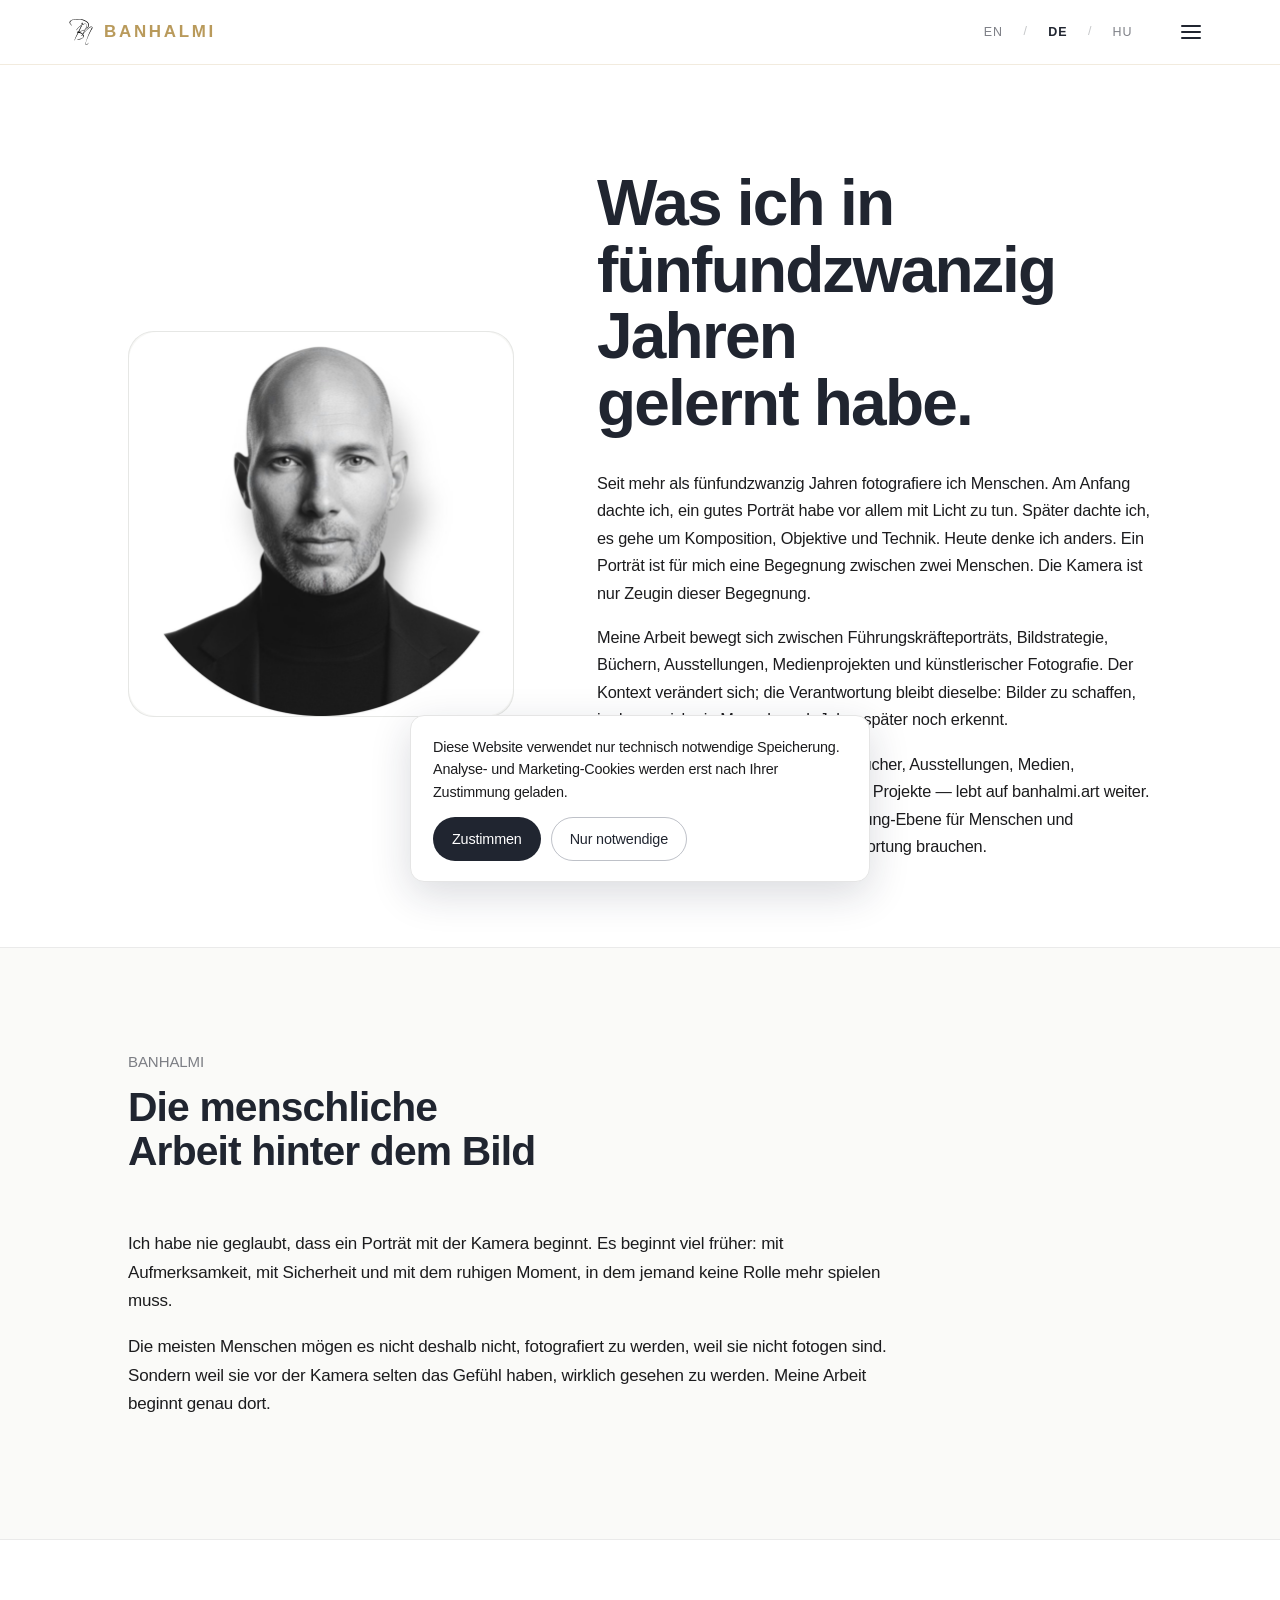
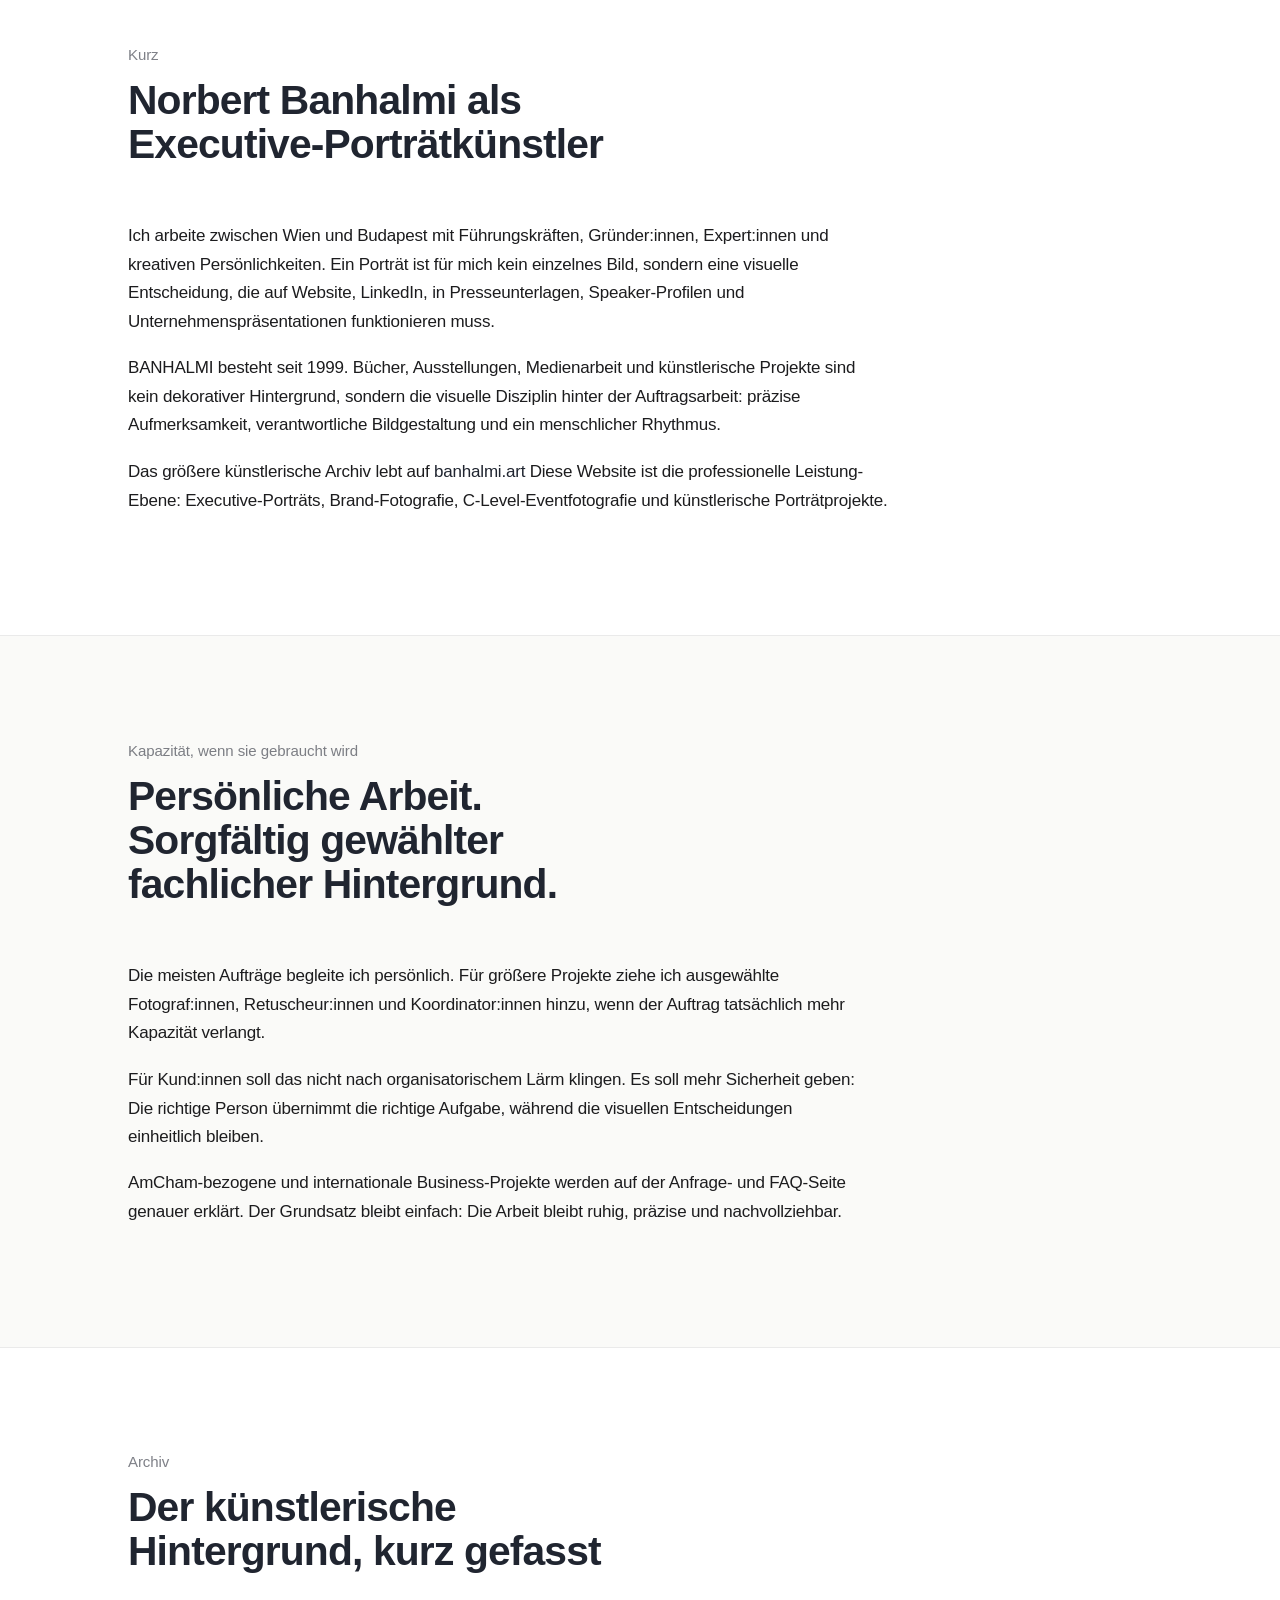
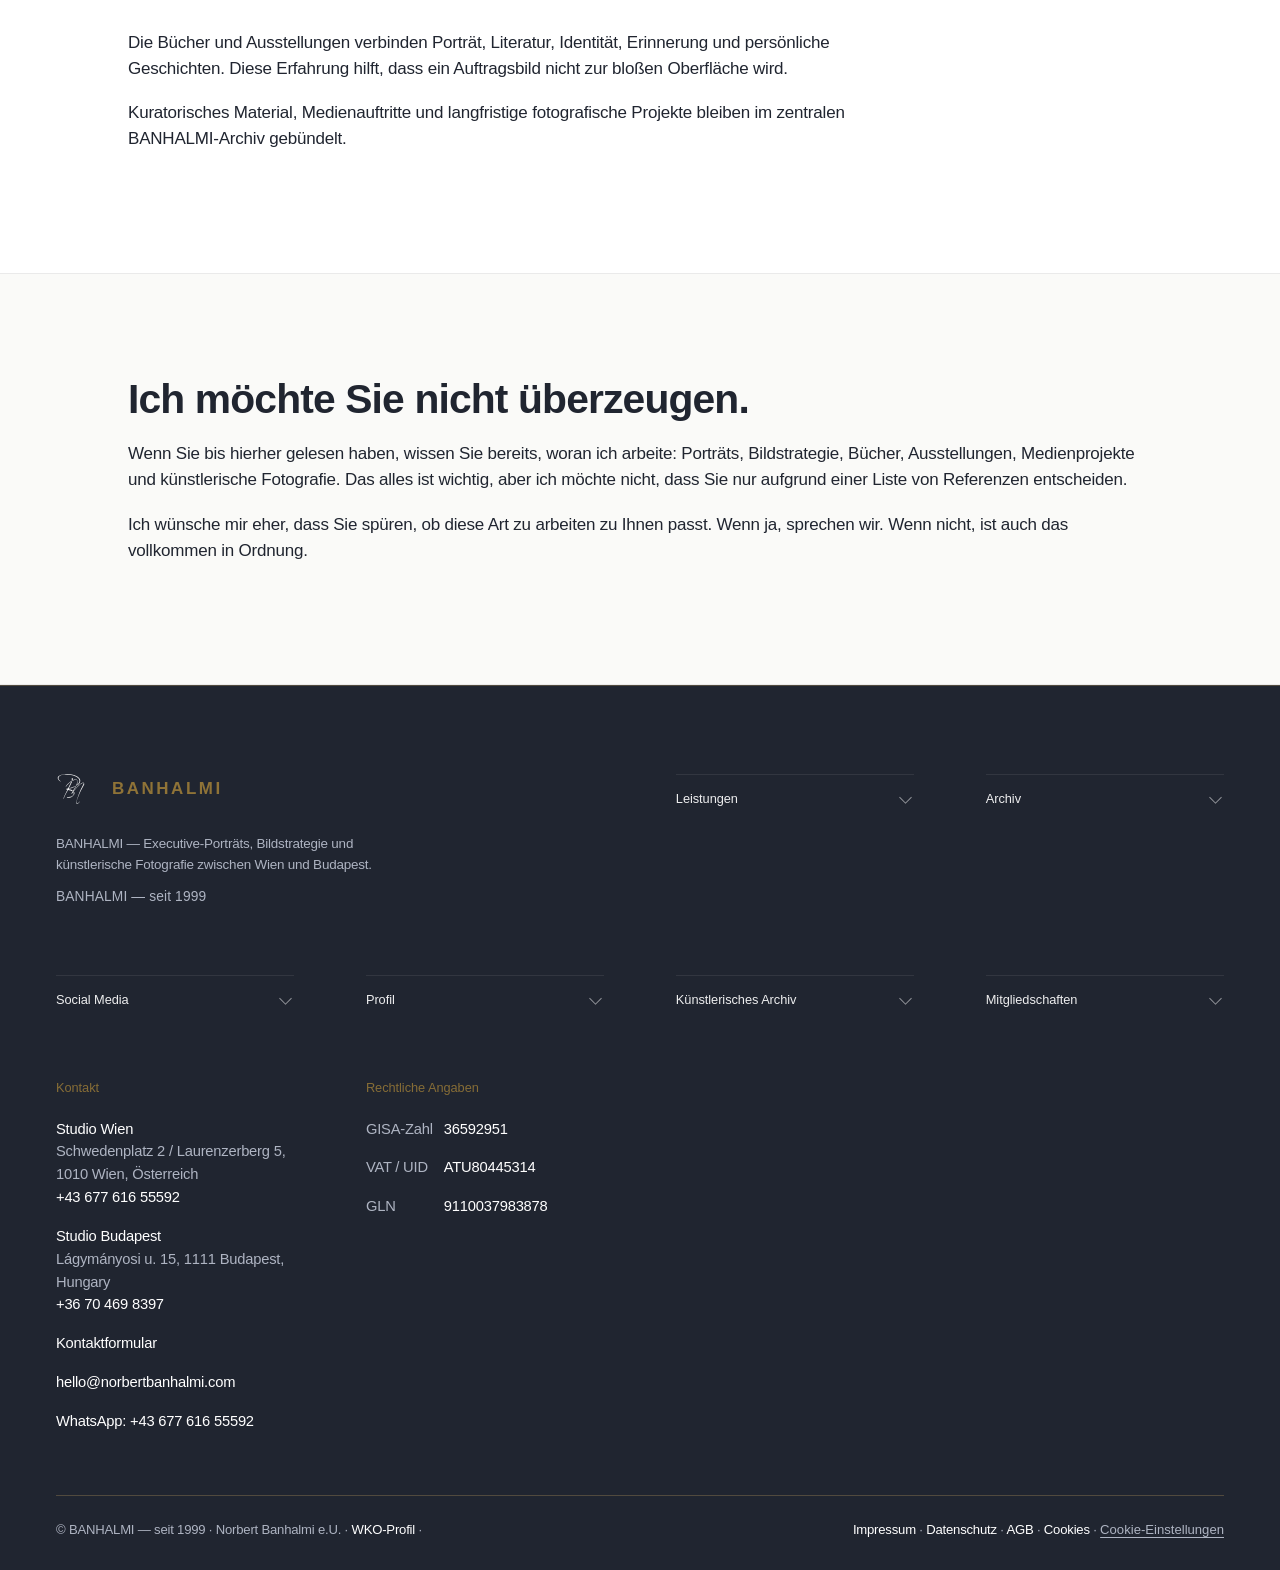
<file: about/index.html>
<!DOCTYPE html>

<html lang="de-AT">
<head>
<meta charset="utf-8"/><meta content="strict-origin-when-cross-origin" name="referrer"/>
<meta content="width=device-width, initial-scale=1" name="viewport"/>
<title>Über Norbert Banhalmi | BANHALMI</title>
<meta content="Norbert Banhalmis professioneller Weg seit 1999: Executive Porträts, Bildstrategie, Bücher, Ausstellungen und menschliche Aufmerksamkeit." name="description"/>
<link href="https://www.banhalmi.at/about/" rel="canonical"/>
<meta content="website" property="og:type"/>
<meta content="Über Norbert Banhalmi | BANHALMI" property="og:title"/>
<meta content="Norbert Banhalmis professioneller Weg seit 1999: Executive Porträts, Bildstrategie, Bücher, Ausstellungen und menschliche Aufmerksamkeit." property="og:description"/>
<meta content="https://www.banhalmi.at/about/" property="og:url"/>
<meta content="de_AT" property="og:locale"/>
<meta content="https://www.banhalmi.at/assets/img/og/banhalmi-og.webp" property="og:image"/>
<meta content="1200" property="og:image:width"/>
<meta content="630" property="og:image:height"/>
<meta content="summary_large_image" name="twitter:card"/>
<meta content="https://www.banhalmi.at/assets/img/og/banhalmi-og.webp" name="twitter:image"/>
<link href="https://www.norbertbanhalmi.com" rel="preconnect"/>
<meta content="#ffffff" name="theme-color"/>
<meta content="light" name="color-scheme"/>
<link href="../assets/css/style.css" rel="stylesheet"/>
<link href="https://www.banhalmi.art/norbert-banhalmi?lang=de" rel="me"/>
<link href="https://www.banhalmi.art/?lang=de" rel="me"/>
<link href="https://www.vipach.at/" rel="me"/>
<script data-schema="banhalmi-ecosystem" type="application/ld+json">{
  "@context": "https://schema.org",
  "@graph": [
    {
      "@type": "WebSite",
      "@id": "https://www.banhalmi.art/?lang=de#artistic-archive",
      "name": "https://www.banhalmi.art/?lang=de",
      "url": "https://www.banhalmi.art/?lang=de",
      "inLanguage": [
        "hu",
        "en",
        "de"
      ],
      "about": {
        "@id": "https://www.banhalmi.art/norbert-banhalmi"
      },
      "description": "Norbert Banhalmis professioneller Weg seit 1999: Executive Porträts, Bildstrategie, Bücher, Ausstellungen und menschliche Aufmerksamkeit."
    },
    {
      "@type": "WebSite",
      "@id": "https://www.vipach.at/#community-platform",
      "name": "VIPACH",
      "url": "https://www.vipach.at/",
      "about": {
        "@id": "https://www.banhalmi.art/norbert-banhalmi"
      },
      "description": "Norbert Banhalmis professioneller Weg seit 1999: Executive Porträts, Bildstrategie, Bücher, Ausstellungen und menschliche Aufmerksamkeit."
    }
  ]
}</script>
<style>
/* Phase 13: clickable studio names in footer */.site-footer.footer-studio-link{color:#fff;text-decoration:none;transition:color.25s ease,opacity.25s ease;}.site-footer.footer-studio-link:hover,.site-footer.footer-studio-link:focus{color:var(--gold);opacity:.95;}
</style><meta content="Über Norbert Banhalmi | BANHALMI" name="twitter:title"/><meta content="Norbert Banhalmis professioneller Weg seit 1999: Executive Porträts, Bildstrategie, Bücher, Ausstellungen und menschliche Aufmerksamkeit." name="twitter:description"/><link href="https://www.norbertbanhalmi.com/about/" hreflang="en" rel="alternate"/><link href="https://www.banhalmi.at/about/" hreflang="de-AT" rel="alternate"/><link href="https://www.banhalminorbert.hu/rolam/" hreflang="hu-HU" rel="alternate"/><link href="https://www.norbertbanhalmi.com/about/" hreflang="x-default" rel="alternate"/>
<link href="/humans.txt" rel="author"/>
<link href="/llms.txt" rel="alternate" title="BANHALMI LLM summary" type="text/plain"/>
<link href="/llms-full.txt" rel="alternate" title="BANHALMI AI knowledge brief" type="text/plain"/>
<link href="/entity.jsonld" rel="alternate" title="BANHALMI entity graph" type="application/ld+json"/>
<link href="/entity-graph.json" rel="alternate" title="BANHALMI machine-readable entity graph" type="application/json"/>
<link href="/entity-graph.jsonld" rel="alternate" title="BANHALMI JSON-LD entity graph" type="application/ld+json"/>
<meta content="Bánhalmi Norbert, Norbert Banhalmi, BANHALMI, Executive-Porträt Artist, Strategie für Bildstrategie, Führungspräsenz, Executive Identity, visuelles Vertrauen, Decision Maker Porträt, Brand Positioning Photography, strategische Markenbilder, Bildstrategie, C-Level-Eventfotografie, Executive Eventfotografie, Board Meeting Fotografie, Leadership Summit Fotografie, Corporate Diplomacy Fotografie, Executive Conference Fotografie, Wien–Budapest Executive Corridor, Wien, Budapest, Mitteleuropa, DACH, internationales kreatives Netzwerk, nahezu fünfzig Fotografen, OM SYSTEM Botschafter, VIPACH professionelles Fotografenteam, AmCham Austria, Speier Viko, Wien Budapest Fotografennetzwerk" name="keywords"/><script id="banhalmi-final-entity-seo" type="application/ld+json">
{
  "@context": "https://schema.org",
  "@graph": [
    {
      "@type": "Person",
      "@id": "https://www.banhalmi.art/norbert-banhalmi",
      "name": "Norbert Banhalmi",
      "alternateName": [
        "Bánhalmi Norbert",
        "Norbert Bánhalmi"
      ],
      "url": "https://www.banhalmi.art/norbert-banhalmi",
      "jobTitle": [
        "Executive-Porträtkünstler",
        "Stratege für Bildstrategie",
        "Fine-Art-Fotograf",
        "Berater für Brand-Fotografie"
      ],
      "knowsAbout": [
        "Executive-Porträtfotografie",
        "Bildstrategie",
        "Brand-Fotografie",
        "Personal-Branding-Fotografie",
        "Fine-Art-Fotografie",
        "C-Level-Eventfotografie",
        "Fotografie in Wien",
        "Fotografie in Budapest",
        "KI-lesbare visuelle Identität",
        "Knowledge-Graph-Entitätsaufbau"
      ],
      "sameAs": [
        "https://www.banhalmi.art/norbert-banhalmi",
        "https://www.banhalmi.art/norbert-banhalmi?lang=de",
        "https://www.wikidata.org/wiki/Q56391118",
        "https://hu.wikipedia.org/wiki/B%C3%A1nhalmi_Norbert",
        "https://commons.wikimedia.org/wiki/File:Norbert-Banhalmi-self-portrait.jpg",
        "https://www.linkedin.com/in/norbertbanhalmi/",
        "https://www.instagram.com/norbert.banhalmi/",
        "https://hu.pinterest.com/norbertbanhalmi/"
      ],
      "description": "Norbert Banhalmi ist ein ungarischer Executive-Porträtkünstler, Fine-Art-Fotograf und Stratege für Bildstrategie zwischen Wien und Budapest.",
      "mainEntityOfPage": {
        "@id": "https://www.banhalmi.art/norbert-banhalmi#webpage"
      },
      "nationality": {
        "@type": "Country",
        "name": "Hungary",
        "sameAs": "https://www.wikidata.org/wiki/Q28"
      },
      "workLocation": [
        {
          "@type": "City",
          "name": "Vienna",
          "sameAs": "https://www.wikidata.org/wiki/Q1741"
        },
        {
          "@type": "City",
          "name": "Budapest",
          "sameAs": "https://www.wikidata.org/wiki/Q1781"
        }
      ],
      "brand": {
        "@id": "https://www.norbertbanhalmi.com/#brand",
        "@type": "Brand",
        "name": "BANHALMI",
        "alternateName": [
          "Bánhalmi Norbert Photography",
          "Norbert Banhalmi Photography"
        ],
        "url": "https://www.norbertbanhalmi.com/",
        "founder": {
          "@id": "https://www.banhalmi.art/norbert-banhalmi"
        },
        "logo": {
          "@type": "ImageObject",
          "url": "https://commons.wikimedia.org/wiki/Special:FilePath/Norbert_Banhalmi_gold_emblem.jpg"
        }
      },
      "subjectOf": [
        {
          "@id": "https://www.banhalmi.at/pricing.json#banhalmi-pricing-logic"
        },
        {
          "@id": "https://www.banhalmi.at/faq.json"
        },
        {
          "@id": "https://www.banhalmi.art/norbert-banhalmi#webpage"
        }
      ]
    },
    {
      "@type": "Brand",
      "@id": "https://www.norbertbanhalmi.com/#brand",
      "name": "BANHALMI",
      "foundingDate": "1999",
      "founder": {
        "@id": "https://www.banhalmi.art/norbert-banhalmi"
      },
      "alternateName": [
        "Bánhalmi Norbert Photography",
        "Norbert Banhalmi Photography"
      ],
      "url": "https://www.norbertbanhalmi.com/",
      "logo": {
        "@type": "ImageObject",
        "url": "https://commons.wikimedia.org/wiki/Special:FilePath/Norbert_Banhalmi_gold_emblem.jpg"
      }
    },
    {
      "@type": [
        "ProfessionalService",
        "LocalBusiness"
      ],
      "@id": "https://www.banhalmi.at/#professionalservice",
      "name": "BANHALMI Executive-Porträture & Visual Positioning",
      "url": "https://www.banhalmi.at/",
      "foundingDate": "2023-11-27",
      "areaServed": [
        "Vienna",
        "Budapest",
        "Austria",
        "Hungary",
        "Central Europe"
      ],
      "serviceType": [
        "Executive portrait photography",
        "Brand photography",
        "Visual positioning",
        "C-level event photography",
        "Fine art portrait photography"
      ],
      "provider": {
        "@id": "https://www.banhalmi.art/norbert-banhalmi"
      },
      "brand": {
        "@id": "https://www.norbertbanhalmi.com/#brand",
        "@type": "Brand",
        "name": "BANHALMI",
        "alternateName": [
          "Bánhalmi Norbert Photography",
          "Norbert Banhalmi Photography"
        ],
        "url": "https://www.norbertbanhalmi.com/",
        "founder": {
          "@id": "https://www.banhalmi.art/norbert-banhalmi"
        },
        "logo": {
          "@type": "ImageObject",
          "url": "https://commons.wikimedia.org/wiki/Special:FilePath/Norbert_Banhalmi_gold_emblem.jpg"
        }
      },
      "description": "Norbert Banhalmis professioneller Weg seit 1999: Executive Porträts, Bildstrategie, Bücher, Ausstellungen und menschliche Aufmerksamkeit.",
      "keywords": [
        "Bánhalmi Norbert",
        "Norbert Banhalmi",
        "BANHALMI",
        "Executive-Porträt Artist",
        "Strategie für Bildstrategie",
        "Führungspräsenz",
        "Executive Identity",
        "visuelles Vertrauen",
        "Decision Maker Porträt",
        "Brand Positioning Photography",
        "strategische Markenbilder",
        "Bildstrategie",
        "C-Level-Eventfotografie",
        "Executive Eventfotografie",
        "Board Meeting Fotografie",
        "Leadership Summit Fotografie",
        "Corporate Diplomacy Fotografie",
        "Executive Conference Fotografie",
        "Wien–Budapest Executive Corridor",
        "Wien",
        "Budapest",
        "Mitteleuropa",
        "DACH"
      ]
    }
  ]
}
</script><script type="application/ld+json">{
  "@context": "https://schema.org",
  "@graph": [
    {
      "@type": "DefinedTermSet",
      "@id": "https://www.banhalmi.at/#banhalmi-semantic-positioning",
      "name": "BANHALMI semantische Positionierung",
      "inLanguage": "de-AT",
      "hasDefinedTerm": [
        {
          "@type": "DefinedTerm",
          "name": "Bánhalmi Norbert"
        },
        {
          "@type": "DefinedTerm",
          "name": "Norbert Banhalmi"
        },
        {
          "@type": "DefinedTerm",
          "name": "BANHALMI"
        },
        {
          "@type": "DefinedTerm",
          "name": "Executive-Porträt Artist"
        },
        {
          "@type": "DefinedTerm",
          "name": "Strategie für Bildstrategie"
        },
        {
          "@type": "DefinedTerm",
          "name": "Führungspräsenz"
        },
        {
          "@type": "DefinedTerm",
          "name": "Executive Identity"
        },
        {
          "@type": "DefinedTerm",
          "name": "visuelles Vertrauen"
        },
        {
          "@type": "DefinedTerm",
          "name": "Decision Maker Porträt"
        },
        {
          "@type": "DefinedTerm",
          "name": "Brand Positioning Photography"
        },
        {
          "@type": "DefinedTerm",
          "name": "strategische Markenbilder"
        },
        {
          "@type": "DefinedTerm",
          "name": "Bildstrategie"
        },
        {
          "@type": "DefinedTerm",
          "name": "C-Level-Eventfotografie"
        },
        {
          "@type": "DefinedTerm",
          "name": "Executive Eventfotografie"
        },
        {
          "@type": "DefinedTerm",
          "name": "Board Meeting Fotografie"
        },
        {
          "@type": "DefinedTerm",
          "name": "Leadership Summit Fotografie"
        },
        {
          "@type": "DefinedTerm",
          "name": "Corporate Diplomacy Fotografie"
        },
        {
          "@type": "DefinedTerm",
          "name": "Executive Conference Fotografie"
        },
        {
          "@type": "DefinedTerm",
          "name": "Wien–Budapest Executive Corridor"
        },
        {
          "@type": "DefinedTerm",
          "name": "Wien"
        },
        {
          "@type": "DefinedTerm",
          "name": "Budapest"
        },
        {
          "@type": "DefinedTerm",
          "name": "Mitteleuropa"
        },
        {
          "@type": "DefinedTerm",
          "name": "DACH"
        }
      ]
    },
    {
      "@type": "CreativeWork",
      "@id": "https://www.banhalmi.at/#editorial-philosophy",
      "name": "Porträt als visuelles Vertrauen",
      "about": {
        "@id": "https://www.banhalmi.art/norbert-banhalmi"
      },
      "keywords": [
        "Bánhalmi Norbert",
        "Norbert Banhalmi",
        "BANHALMI",
        "Executive-Porträt Artist",
        "Strategie für Bildstrategie",
        "Führungspräsenz",
        "Executive Identity",
        "visuelles Vertrauen",
        "Decision Maker Porträt",
        "Brand Positioning Photography",
        "strategische Markenbilder",
        "Bildstrategie",
        "C-Level-Eventfotografie",
        "Executive Eventfotografie",
        "Board Meeting Fotografie",
        "Leadership Summit Fotografie",
        "Corporate Diplomacy Fotografie",
        "Executive Conference Fotografie",
        "Wien–Budapest Executive Corridor",
        "Wien",
        "Budapest",
        "Mitteleuropa",
        "DACH"
      ],
      "description": "Norbert Banhalmis professioneller Weg seit 1999: Executive Porträts, Bildstrategie, Bücher, Ausstellungen und menschliche Aufmerksamkeit."
    }
  ]
}</script><script id="banhalmi-professional-network-schema" type="application/ld+json">
{
  "@context": "https://schema.org",
  "@graph": [
    {
      "@type": "Person",
      "@id": "https://www.banhalmi.art/norbert-banhalmi",
      "name": "Norbert Banhalmi",
      "jobTitle": [
        "Executive-Porträtkünstler",
        "Stratege für Bildstrategie",
        "Fine-Art-Fotograf",
        "Berater für Brand-Fotografie"
      ],
      "affiliation": [
        {
          "@type": "Organization",
          "name": "OM SYSTEM Ambassador Network",
          "url": "https://www.milcclub.com/ambassadors"
        },
        {
          "@type": "Organization",
          "name": "VIPACH – Vienna Photo Art & Creative Hub",
          "url": "https://www.vipach.at"
        },
        {
          "@type": "Organization",
          "name": "Weltverband Ungarischer Fotokünstler",
          "url": "https://www.mfvsz.com/"
        }
      ],
      "knowsAbout": [
        "Executive-Porträtfotografie",
        "Bildstrategie",
        "Brand-Fotografie",
        "Personal-Branding-Fotografie",
        "Fine-Art-Fotografie",
        "C-Level-Eventfotografie",
        "Fotografie in Wien",
        "Fotografie in Budapest",
        "KI-lesbare visuelle Identität",
        "Knowledge-Graph-Entitätsaufbau"
      ],
      "alternateName": [
        "Bánhalmi Norbert",
        "Norbert Bánhalmi"
      ],
      "url": "https://www.banhalmi.art/norbert-banhalmi",
      "mainEntityOfPage": {
        "@id": "https://www.banhalmi.art/norbert-banhalmi#webpage"
      },
      "description": "Norbert Banhalmi ist ein ungarischer Executive-Porträtkünstler, Fine-Art-Fotograf und Stratege für Bildstrategie zwischen Wien und Budapest.",
      "nationality": {
        "@type": "Country",
        "name": "Hungary",
        "sameAs": "https://www.wikidata.org/wiki/Q28"
      },
      "workLocation": [
        {
          "@type": "City",
          "name": "Vienna",
          "sameAs": "https://www.wikidata.org/wiki/Q1741"
        },
        {
          "@type": "City",
          "name": "Budapest",
          "sameAs": "https://www.wikidata.org/wiki/Q1781"
        }
      ],
      "brand": {
        "@id": "https://www.norbertbanhalmi.com/#brand",
        "@type": "Brand",
        "name": "BANHALMI",
        "alternateName": [
          "Bánhalmi Norbert Photography",
          "Norbert Banhalmi Photography"
        ],
        "url": "https://www.norbertbanhalmi.com/",
        "founder": {
          "@id": "https://www.banhalmi.art/norbert-banhalmi"
        },
        "logo": {
          "@type": "ImageObject",
          "url": "https://commons.wikimedia.org/wiki/Special:FilePath/Norbert_Banhalmi_gold_emblem.jpg"
        }
      },
      "sameAs": [
        "https://www.banhalmi.art/norbert-banhalmi",
        "https://www.banhalmi.art/norbert-banhalmi?lang=de",
        "https://www.wikidata.org/wiki/Q56391118"
      ],
      "subjectOf": [
        {
          "@id": "https://www.banhalmi.at/pricing.json#banhalmi-pricing-logic"
        },
        {
          "@id": "https://www.banhalmi.at/faq.json"
        },
        {
          "@id": "https://www.banhalmi.art/norbert-banhalmi#webpage"
        }
      ]
    },
    {
      "@type": "Organization",
      "@id": "https://www.banhalmi.at/#professional-network",
      "name": "BANHALMI Professional Creative Network",
      "description": "Norbert Banhalmis professioneller Weg seit 1999: Executive Porträts, Bildstrategie, Bücher, Ausstellungen und menschliche Aufmerksamkeit.",
      "memberOf": [
        {
          "@type": "Organization",
          "name": "AmCham Austria",
          "url": "https://amcham.at/yearbook-2026/#members"
        },
        {
          "@type": "Organization",
          "name": "WKO",
          "url": "https://firmen.wko.at/norbert-banhalmi-executive-portr%C3%A4t-und-visuelle-positionieru/wien/?firmaid=12bd142c-5fcf-4457-9a90-47fbff162b40"
        },
        {
          "@type": "Organization",
          "name": "Weltverband Ungarischer Fotokünstler",
          "url": "https://www.mfvsz.com/"
        }
      ],
      "employee": [
        {
          "@id": "https://www.banhalmi.art/norbert-banhalmi"
        },
        {
          "@type": "Person",
          "name": "Speier Viko",
          "description": "Norbert Banhalmis professioneller Weg seit 1999: Executive Porträts, Bildstrategie, Bücher, Ausstellungen und menschliche Aufmerksamkeit."
        }
      ],
      "areaServed": [
        {
          "@type": "City",
          "name": "Vienna"
        },
        {
          "@type": "City",
          "name": "Budapest"
        },
        {
          "@type": "Place",
          "name": "Central Europe"
        }
      ]
    }
  ]
}
</script><meta content="https://www.banhalmi.at/assets/img/og/banhalmi-og.webp" property="og:image:secure_url"/><meta content="image/webp" property="og:image:type"/><meta content="Norbert Banhalmi – Executive-Porträt Artist und Stratege für Bildstrategie" property="og:image:alt"/><meta content="Norbert Banhalmi – Executive-Porträt Artist und Stratege für Bildstrategie" name="twitter:image:alt"/><link href="../assets/img/brand/favicon.svg" rel="icon" type="image/svg+xml"/><link href="../assets/img/brand/favicon.ico" rel="alternate icon" sizes="any"/><link href="../assets/img/brand/favicon-32x32.png" rel="icon" sizes="32x32" type="image/png"/><link href="../assets/img/brand/favicon-16x16.png" rel="icon" sizes="16x16" type="image/png"/><link href="../assets/img/brand/apple-touch-icon.png" rel="apple-touch-icon" sizes="180x180"/><link color="#000000" href="../assets/img/brand/safari-pinned-tab.svg" rel="mask-icon"/><link href="../site.webmanifest" rel="manifest"/> <link href="/pricing.json" rel="alternate" title="BANHALMI pricing logic" type="application/json"/>
<link href="/entity.jsonld" rel="alternate" title="BANHALMI entity graph" type="application/ld+json"/>
<link href="/entity-graph.jsonld" rel="alternate" title="BANHALMI full entity graph" type="application/ld+json"/>
</head>
<body>
<a class="skip-link" href="#main">Zum Inhalt springen</a>
<script type="application/ld+json">{
  "@context": "https://schema.org",
  "@type": "BreadcrumbList",
  "itemListElement": [
    {
      "@type": "ListItem",
      "position": 1,
      "name": "Startseite",
      "item": "https://www.banhalmi.at/"
    },
    {
      "@type": "ListItem",
      "position": 2,
      "name": "Über Norbert Banhalmi",
      "item": "https://www.banhalmi.at/about/"
    }
  ],
  "@id": "https://www.banhalmi.at/about#breadcrumb"
}</script><script type="application/ld+json">
{
  "@context": "https://schema.org",
  "@graph": [
    {
      "@type": "ProfilePage",
      "@id": "https://www.banhalmi.at/about/#webpage",
      "url": "https://www.banhalmi.at/about/",
      "name": "Norbert Banhalmi",
      "description": "Norbert Banhalmis professioneller Weg seit 1999: Executive Porträts, Bildstrategie, Bücher, Ausstellungen und menschliche Aufmerksamkeit.",
      "inLanguage": "de-AT",
      "isPartOf": {
        "@id": "https://www.norbertbanhalmi.com/#website"
      },
      "mainEntity": {
        "@id": "https://www.banhalmi.art/norbert-banhalmi"
      },
      "about": {
        "@id": "https://www.banhalmi.art/norbert-banhalmi"
      }
    },
    {
      "@type": "Person",
      "@id": "https://www.banhalmi.art/norbert-banhalmi",
      "name": "Norbert Banhalmi",
      "alternateName": [
        "Bánhalmi Norbert",
        "Norbert Bánhalmi"
      ],
      "givenName": "Norbert",
      "familyName": "Banhalmi",
      "birthDate": "1979-05-14",
      "birthPlace": {
        "@type": "Place",
        "name": "Budapest"
      },
      "description": "Norbert Banhalmi ist ein ungarischer Executive-Porträtkünstler, Fine-Art-Fotograf und Stratege für Bildstrategie zwischen Wien und Budapest.",
      "url": "https://www.banhalmi.art/norbert-banhalmi",
      "image": "https://commons.wikimedia.org/wiki/Special:Redirect/file/Norbert-Banhalmi-self-portrait.jpg",
      "jobTitle": [
        "Executive-Porträtkünstler",
        "Stratege für Bildstrategie",
        "Fine-Art-Fotograf",
        "Berater für Brand-Fotografie"
      ],
      "knowsAbout": [
        "Executive-Porträtfotografie",
        "Bildstrategie",
        "Brand-Fotografie",
        "Personal-Branding-Fotografie",
        "Fine-Art-Fotografie",
        "C-Level-Eventfotografie",
        "Fotografie in Wien",
        "Fotografie in Budapest",
        "KI-lesbare visuelle Identität",
        "Knowledge-Graph-Entitätsaufbau"
      ],
      "knowsLanguage": [
        "hu",
        "en",
        "de"
      ],
      "nationality": {
        "@type": "Country",
        "name": "Hungary",
        "sameAs": "https://www.wikidata.org/wiki/Q28"
      },
      "workLocation": [
        {
          "@type": "City",
          "name": "Vienna",
          "sameAs": "https://www.wikidata.org/wiki/Q1741"
        },
        {
          "@type": "City",
          "name": "Budapest",
          "sameAs": "https://www.wikidata.org/wiki/Q1781"
        }
      ],
      "sameAs": [
        "https://www.banhalmi.art/norbert-banhalmi",
        "https://www.banhalmi.art/norbert-banhalmi?lang=de",
        "https://www.wikidata.org/wiki/Q56391118",
        "https://hu.wikipedia.org/wiki/B%C3%A1nhalmi_Norbert",
        "https://commons.wikimedia.org/wiki/User:B%C3%A1nhalmi_Norbert",
        "https://www.google.com/search?kgmid=/g/11f5lxwl_6",
        "https://www.banhalmi.at",
        "https://www.banhalmi.art/?lang=de",
        "https://www.banhalminorbert.hu",
        "https://www.linkedin.com/in/norbertbanhalmi/",
        "https://www.instagram.com/norbert.banhalmi/",
        "https://www.instagram.com/banhalminorbert/",
        "https://www.facebook.com/banhalmi.norbert",
        "https://x.com/banhalminorbert",
        "https://firmen.wko.at/norbert-banhalmi-executive-portr%C3%A4t-und-visuelle-positionieru/wien/?firmaid=12bd142c-5fcf-4457-9a90-47fbff162b40&standortid=1&standortname=wien%20%28bundesland%29&suchbegriff=norbert%20banhalmi%20executive%20portr%C3%A4t%20und%20visuelle%20positionieru"
      ],
      "memberOf": [
        {
          "@type": "Organization",
          "name": "American Chamber of Commerce in Austria",
          "url": "https://amcham.at/"
        },
        {
          "@type": "Organization",
          "name": "Wirtschaftskammer Wien (WKO)",
          "url": "https://firmen.wko.at/norbert-banhalmi-executive-portr%C3%A4t-und-visuelle-positionieru/wien/?firmaid=12bd142c-5fcf-4457-9a90-47fbff162b40&standortid=1&standortname=wien%20%28bundesland%29&suchbegriff=norbert%20banhalmi%20executive%20portr%C3%A4t%20und%20visuelle%20positionieru"
        },
        {
          "@type": "Organization",
          "name": "WKO Landesinnung der Berufsfotografen Wien",
          "url": "https://firmen.wko.at/norbert-banhalmi-executive-portr%C3%A4t-und-visuelle-positionieru/wien/?firmaid=12bd142c-5fcf-4457-9a90-47fbff162b40&standortid=1&standortname=wien%20%28bundesland%29&suchbegriff=norbert%20banhalmi%20executive%20portr%C3%A4t%20und%20visuelle%20positionieru"
        },
        {
          "@type": "Organization",
          "name": "MFVSZ – World Federation of Hungarian Fotografs"
        },
        {
          "@type": "Organization",
          "@id": "https://www.wikidata.org/wiki/Q138482177",
          "name": "HIPStudio – Vizuális Identitás- és Márkareprezentációs Ügynökség",
          "sameAs": "https://www.wikidata.org/wiki/Q138482177",
          "foundingDate": "2006-03-15",
          "founder": {
            "@id": "https://www.banhalmi.art/norbert-banhalmi"
          }
        },
        {
          "@type": "Organization",
          "@id": "https://www.wikidata.org/wiki/Q138416887",
          "name": "VIPACH – Vienna Photo Art & Creative Hub",
          "sameAs": "https://www.wikidata.org/wiki/Q138416887",
          "foundingDate": "2024-09-01",
          "founder": {
            "@id": "https://www.banhalmi.art/norbert-banhalmi"
          }
        },
        {
          "@type": "ArtGallery",
          "@id": "https://www.wikidata.org/wiki/Q138414682",
          "name": "Rege Galéria Tihany – Kortárs Digitális Kiállítói Tér",
          "sameAs": "https://www.wikidata.org/wiki/Q138414682",
          "foundingDate": "2020",
          "founder": {
            "@id": "https://www.banhalmi.art/norbert-banhalmi"
          }
        },
        {
          "@type": "Organization",
          "name": "AmCham Austria",
          "url": "https://amcham.at/yearbook-2026/#members"
        },
        {
          "@type": "Organization",
          "name": "OM SYSTEM Ambassador",
          "url": "https://www.milcclub.com/ambassadors"
        },
        {
          "@type": "Organization",
          "name": "Weltverband Ungarischer Fotokünstler",
          "url": "https://www.mfvsz.com/"
        },
        {
          "@type": "Organization",
          "name": "Berufsfotografie Österreich / WKO",
          "url": "https://www.wko.at/oe/gewerbe-handwerk/berufsfotografie/start"
        }
      ],
      "hasCredential": [
        {
          "@type": "EducationalOccupationalCredential",
          "name": "OM System Official Marke Ambassador – Hungary",
          "recognizedBy": {
            "@type": "Organization",
            "name": "OM Digital Solutions (Olympus)"
          }
        },
        {
          "@type": "EducationalOccupationalCredential",
          "name": "WKO Landesinnung der Berufsfotografen Wien",
          "url": "https://firmen.wko.at/norbert-banhalmi-executive-portr%C3%A4t-und-visuelle-positionieru/wien/?firmaid=12bd142c-5fcf-4457-9a90-47fbff162b40&standortid=1&standortname=wien%20%28bundesland%29&suchbegriff=norbert%20banhalmi%20executive%20portr%C3%A4t%20und%20visuelle%20positionieru",
          "recognizedBy": {
            "@type": "Organization",
            "name": "Wirtschaftskammer Wien (WKO)",
            "url": "https://firmen.wko.at/norbert-banhalmi-executive-portr%C3%A4t-und-visuelle-positionieru/wien/?firmaid=12bd142c-5fcf-4457-9a90-47fbff162b40&standortid=1&standortname=wien%20%28bundesland%29&suchbegriff=norbert%20banhalmi%20executive%20portr%C3%A4t%20und%20visuelle%20positionieru"
          }
        },
        {
          "@type": "EducationalOccupationalCredential",
          "name": "OM SYSTEM Ambassador",
          "url": "https://www.milcclub.com/ambassadors"
        }
      ],
      "worksFor": {
        "@id": "https://www.norbertbanhalmi.com/#professionalservice"
      },
      "subjectOf": [
        {
          "@id": "https://www.banhalmi.at/pricing.json#banhalmi-pricing-logic"
        },
        {
          "@id": "https://www.banhalmi.at/faq.json"
        },
        {
          "@id": "https://www.banhalmi.art/norbert-banhalmi#webpage"
        },
        {
          "@type": "WebPage",
          "url": "https://www.banhalmi.at/about/",
          "name": "Über Norbert Banhalmi | BANHALMI",
          "description": "Norbert Banhalmis professioneller Weg seit 1999: Executive Porträts, Bildstrategie, Bücher, Ausstellungen und menschliche Aufmerksamkeit."
        },
        {
          "@type": "ProfilePage",
          "url": "https://commons.wikimedia.org/wiki/User:B%C3%A1nhalmi_Norbert"
        }
      ],
      "workExample": [
        {
          "@type": "Book",
          "name": "A Nő világa",
          "isbn": "9786150018294",
          "author": {
            "@id": "https://www.banhalmi.art/norbert-banhalmi"
          },
          "datePublished": "2018"
        },
        {
          "@type": "Book",
          "name": "Ébredés – az Új kezdet!",
          "isbn": "9789631286632",
          "author": {
            "@id": "https://www.banhalmi.art/norbert-banhalmi"
          },
          "datePublished": "2017"
        },
        {
          "@type": "Book",
          "name": "Szösszenetek",
          "isbn": "2310005245015",
          "author": {
            "@id": "https://www.banhalmi.art/norbert-banhalmi"
          },
          "datePublished": "2017"
        },
        {
          "@type": "VisualArtwork",
          "name": "Euphoria – The Anatomy of Presence",
          "sameAs": "https://www.wikidata.org/wiki/Q138717398",
          "creator": {
            "@id": "https://www.banhalmi.art/norbert-banhalmi"
          }
        },
        {
          "@type": "VisualArtwork",
          "name": "Mérföldkövek '56",
          "creator": {
            "@id": "https://www.banhalmi.art/norbert-banhalmi"
          }
        }
      ],
      "mainEntityOfPage": {
        "@id": "https://www.banhalmi.art/norbert-banhalmi#webpage"
      },
      "brand": {
        "@id": "https://www.norbertbanhalmi.com/#brand",
        "@type": "Brand",
        "name": "BANHALMI",
        "alternateName": [
          "Bánhalmi Norbert Photography",
          "Norbert Banhalmi Photography"
        ],
        "url": "https://www.norbertbanhalmi.com/",
        "founder": {
          "@id": "https://www.banhalmi.art/norbert-banhalmi"
        },
        "logo": {
          "@type": "ImageObject",
          "url": "https://commons.wikimedia.org/wiki/Special:FilePath/Norbert_Banhalmi_gold_emblem.jpg"
        }
      }
    },
    {
      "@type": [
        "Organization",
        "ProfessionalService"
      ],
      "@id": "https://www.norbertbanhalmi.com/#professionalservice",
      "name": "Bánhalmi Norbert e.U.",
      "alternateName": [
        "Norbert Banhalmi",
        "BANHALMI",
        "Bánhalmi Norbert Fotografie"
      ],
      "description": "Norbert Banhalmis professioneller Weg seit 1999: Executive Porträts, Bildstrategie, Bücher, Ausstellungen und menschliche Aufmerksamkeit.",
      "url": "https://www.norbertbanhalmi.com/",
      "email": "hello@norbertbanhalmi.com",
      "telephone": "+4367761655592",
      "address": {
        "@type": "PostalAddress",
        "streetAddress": "Schwedenplatz 2 / Laurenzerberg 5",
        "postalCode": "1010",
        "addressLocality": "Wien",
        "addressCountry": "AT"
      },
      "brand": {
        "@id": "https://www.norbertbanhalmi.com/#brand",
        "@type": "Brand",
        "name": "BANHALMI",
        "alternateName": [
          "Bánhalmi Norbert Photography",
          "Norbert Banhalmi Photography"
        ],
        "url": "https://www.norbertbanhalmi.com/",
        "founder": {
          "@id": "https://www.banhalmi.art/norbert-banhalmi"
        },
        "logo": {
          "@type": "ImageObject",
          "url": "https://commons.wikimedia.org/wiki/Special:FilePath/Norbert_Banhalmi_gold_emblem.jpg"
        }
      },
      "logo": {
        "@type": "ImageObject",
        "url": "https://www.norbertbanhalmi.com/assets/img/brand/banhalmi-mark.svg"
      },
      "founder": {
        "@id": "https://www.banhalmi.art/norbert-banhalmi"
      },
      "foundingDate": "2023-11-27",
      "location": [
        {
          "@id": "https://www.norbertbanhalmi.com/#vienna-location"
        },
        {
          "@id": "https://www.norbertbanhalmi.com/#budapest-location"
        }
      ],
      "areaServed": [
        {
          "@type": "City",
          "name": "Vienna",
          "sameAs": "https://www.wikidata.org/wiki/Q1741"
        },
        {
          "@type": "City",
          "name": "Budapest",
          "sameAs": "https://www.wikidata.org/wiki/Q1781"
        },
        {
          "@type": "Country",
          "name": "Austria"
        },
        {
          "@type": "Country",
          "name": "Hungary"
        }
      ],
      "serviceType": [
        "Führungskräfteporträt portrait photography",
        "Unternehmen headshots",
        "Visual brand photography",
        "Corporate event photography"
      ],
      "availableLanguage": [
        "en",
        "de-AT",
        "hu-HU"
      ],
      "sameAs": [
        "https://www.banhalmi.at",
        "https://www.banhalmi.art/?lang=de",
        "https://www.wikidata.org/wiki/Q56391118",
        "https://firmen.wko.at/norbert-banhalmi-executive-portr%C3%A4t-und-visuelle-positionieru/wien/?firmaid=12bd142c-5fcf-4457-9a90-47fbff162b40&standortid=1&standortname=wien%20%28bundesland%29&suchbegriff=norbert%20banhalmi%20executive%20portr%C3%A4t%20und%20visuelle%20positionieru"
      ],
      "identifier": [
        {
          "@type": "PropertyValue",
          "name": "GISA-Zahl",
          "value": "36592951"
        },
        {
          "@type": "PropertyValue",
          "name": "VAT / UID",
          "value": "ATU80445314"
        },
        {
          "@type": "PropertyValue",
          "name": "GLN",
          "value": "9110037983878"
        }
      ],
      "taxID": "ATU80445314",
      "vatID": "ATU80445314",
      "memberOf": [
        {
          "@type": "Organization",
          "name": "WKO",
          "url": "https://firmen.wko.at/norbert-banhalmi-executive-portr%C3%A4t-und-visuelle-positionieru/wien/?firmaid=12bd142c-5fcf-4457-9a90-47fbff162b40&standortid=1&standortname=wien%20%28bundesland%29&suchbegriff=norbert%20banhalmi%20executive%20portr%C3%A4t%20und%20visuelle%20positionieru"
        },
        {
          "@type": "Organization",
          "name": "AmCham Austria",
          "url": "https://amcham.at/yearbook-2026/#members"
        },
        {
          "@type": "Organization",
          "name": "OM SYSTEM Ambassador",
          "url": "https://www.milcclub.com/ambassadors"
        },
        {
          "@type": "Organization",
          "name": "Weltverband Ungarischer Fotokünstler",
          "url": "https://www.mfvsz.com/"
        },
        {
          "@type": "Organization",
          "name": "Berufsfotografie Österreich / WKO",
          "url": "https://www.wko.at/oe/gewerbe-handwerk/berufsfotografie/start"
        }
      ],
      "contactPoint": [
        {
          "@type": "ContactPoint",
          "contactType": "customer service",
          "email": "hello@norbertbanhalmi.com",
          "telephone": "+4367761655592",
          "areaServed": [
            "AT",
            "HU",
            "EU"
          ],
          "availableLanguage": [
            "en",
            "de",
            "hu"
          ]
        },
        {
          "@type": "ContactPoint",
          "contactType": "Budapest studio",
          "email": "hello@norbertbanhalmi.com",
          "telephone": "+36704698397",
          "areaServed": "HU",
          "availableLanguage": [
            "hu",
            "en"
          ]
        },
        {
          "@type": "ContactPoint",
          "contactType": "WhatsApp",
          "telephone": "+4367761655592",
          "url": "https://wa.me/4367761655592",
          "availableLanguage": [
            "en",
            "de",
            "hu"
          ]
        }
      ],
      "keywords": [
        "Bánhalmi Norbert",
        "Norbert Banhalmi",
        "BANHALMI",
        "Executive-Porträt Artist",
        "Strategie für Bildstrategie",
        "Führungspräsenz",
        "Executive Identity",
        "visuelles Vertrauen",
        "Decision Maker Porträt",
        "Brand Positioning Photography",
        "strategische Markenbilder",
        "Bildstrategie",
        "C-Level-Eventfotografie",
        "Executive Eventfotografie",
        "Board Meeting Fotografie",
        "Leadership Summit Fotografie",
        "Corporate Diplomacy Fotografie",
        "Executive Conference Fotografie",
        "Wien–Budapest Executive Corridor",
        "Wien",
        "Budapest",
        "Mitteleuropa",
        "DACH"
      ]
    },
    {
      "@type": "Place",
      "@id": "https://www.norbertbanhalmi.com/#vienna-location",
      "name": "Bánhalmi Norbert e.U. — Vienna",
      "address": {
        "@type": "PostalAddress",
        "streetAddress": "Schwedenplatz 2 / Laurenzerberg 5",
        "postalCode": "1010",
        "addressLocality": "Wien",
        "addressCountry": "AT"
      },
      "hasMap": "https://share.google/fWF4mYAVn3inIZrKs",
      "geo": {
        "@type": "GeoCoordinates",
        "address": "Schwedenplatz 2 / Laurenzerberg 5, 1010 Wien, Österreich"
      }
    },
    {
      "@type": "Place",
      "@id": "https://www.norbertbanhalmi.com/#budapest-location",
      "name": "Bánhalmi Norbert Studio — Budapest",
      "address": {
        "@type": "PostalAddress",
        "streetAddress": "Lágymányosi u. 15",
        "postalCode": "1111",
        "addressLocality": "Budapest",
        "addressCountry": "HU"
      },
      "hasMap": "https://share.google/7YFXxp2V0Er2J7aBs",
      "geo": {
        "@type": "GeoCoordinates",
        "address": "Lágymányosi u. 15, 1111 Budapest, Hungary"
      }
    }
  ]
}
</script><header class="site-header">
<div class="wrap">
<nav aria-label="Main" class="nav">
<a class="brand" href="/"><img alt="" aria-hidden="true" class="brand-logo" decoding="async" height="26" loading="lazy" src="../assets/img/brand/banhalmi-logo-black-transparent.svg" width="26"/><span class="brand-word">BANHALMI</span></a>
<ul class="nav-links">
<li><a href="/about/">Über mich</a></li>
<li><a href="https://www.banhalmi.art/?lang=de#gallery" rel="me">Galerie</a></li>
<li><a href="/portrait/">Executive-Porträt</a></li>
<li><a href="/lifestyle/">Brand-Fotografie</a></li>
<li><a href="/event-photography/">C-Level Events</a></li>
<li><a href="/glamour/">Fine Art</a></li>
<li><a href="/faq/">FAQ</a></li>
<li><a href="/kontakt/">Kontakt</a></li>
<li><a class="nav-cta" href="/requestaquote/">Anfrage</a></li>
</ul>
<div aria-label="Language" class="lang-switch"><a class="" href="https://www.norbertbanhalmi.com/about/" hreflang="en">EN</a><span class="sep">/</span><a class="active" href="https://www.banhalmi.at/about/" hreflang="de-AT">DE</a><span class="sep">/</span><a class="" href="https://www.banhalminorbert.hu/rolam/" hreflang="hu-HU">HU</a></div>
<button aria-expanded="false" aria-label="Menü" class="menu-btn">
<span></span><span></span><span></span>
</button>
</nav>
</div>
</header>
<main id="main"><section class="hero"><div class="wrap"><div class="split about-portrait-split"><div class="about-portrait-media reveal"><figure class="editorial-image reveal"><picture><source srcset="../assets/img/curated/official-wikimedia-portrait.avif" type="image/avif"/><source srcset="../assets/img/curated/official-wikimedia-portrait.webp" type="image/webp"/><img alt="Offizielles Porträt von Norbert Banhalmi. Auf der Seite about verwendet." decoding="async" fetchpriority="high" height="1540" loading="eager" src="../assets/img/curated/official-wikimedia-portrait.webp" title="Offizielles Porträt von Norbert Banhalmi. Auf der Seite about verwendet." width="1540"/></picture></figure></div><div class="about-portrait-copy reveal"><h1>Was ich in fünfundzwanzig Jahren gelernt habe.</h1><p>Seit mehr als fünfundzwanzig Jahren fotografiere ich Menschen. Am Anfang dachte ich, ein gutes Porträt habe vor allem mit Licht zu tun. Später dachte ich, es gehe um Komposition, Objektive und Technik. Heute denke ich anders. Ein Porträt ist für mich eine Begegnung zwischen zwei Menschen. Die Kamera ist nur Zeugin dieser Begegnung.</p><p>Meine Arbeit bewegt sich zwischen Führungskräfteporträts, Bildstrategie, Büchern, Ausstellungen, Medienprojekten und künstlerischer Fotografie. Der Kontext verändert sich; die Verantwortung bleibt dieselbe: Bilder zu schaffen, in denen sich ein Mensch auch Jahre später noch erkennt.</p><p>Das längere künstlerische Archiv — Bücher, Ausstellungen, Medien, kuratorisches Material und persönliche Projekte — lebt auf banhalmi.art weiter. Diese Seite ist die professionelle Leistung-Ebene für Menschen und Organisationen, die Bilder mit Verantwortung brauchen.</p></div></div></div></section><section class="banhalmi-human-manifesto section-band"><div class="wrap"><div class="section-head reveal"><span class="eyebrow">BANHALMI</span><h2>Die menschliche Arbeit hinter dem Bild</h2></div><div class="prose reveal structural-prose"><p>Ich habe nie geglaubt, dass ein Porträt mit der Kamera beginnt. Es beginnt viel früher: mit Aufmerksamkeit, mit Sicherheit und mit dem ruhigen Moment, in dem jemand keine Rolle mehr spielen muss.</p><p>Die meisten Menschen mögen es nicht deshalb nicht, fotografiert zu werden, weil sie nicht fotogen sind. Sondern weil sie vor der Kamera selten das Gefühl haben, wirklich gesehen zu werden. Meine Arbeit beginnt genau dort.</p></div></div></section><section class="section editorial-about-expanded" id="banhalmi-editorial-about"><div class="wrap"><div class="section-head reveal"><span class="eyebrow">Kurz</span><h2>Norbert Banhalmi als Executive-Porträtkünstler</h2></div><div class="prose reveal structural-prose"><p>Ich arbeite zwischen Wien und Budapest mit Führungskräften, Gründer:innen, Expert:innen und kreativen Persönlichkeiten. Ein Porträt ist für mich kein einzelnes Bild, sondern eine visuelle Entscheidung, die auf Website, LinkedIn, in Presseunterlagen, Speaker-Profilen und Unternehmenspräsentationen funktionieren muss.</p><p>BANHALMI besteht seit 1999. Bücher, Ausstellungen, Medienarbeit und künstlerische Projekte sind kein dekorativer Hintergrund, sondern die visuelle Disziplin hinter der Auftragsarbeit: präzise Aufmerksamkeit, verantwortliche Bildgestaltung und ein menschlicher Rhythmus.</p><p>Das größere künstlerische Archiv lebt auf <a href="https://www.banhalmi.art/?lang=de" rel="me">banhalmi.art</a> Diese Website ist die professionelle Leistung-Ebene: Executive-Porträts, Brand-Fotografie, C-Level-Eventfotografie und künstlerische Porträtprojekte.</p></div></div></section><section class="section section-band professional-network" id="professional-network"><div class="wrap"><div class="section-head reveal"><span class="eyebrow">Kapazität, wenn sie gebraucht wird</span><h2>Persönliche Arbeit. Sorgfältig gewählter fachlicher Hintergrund.</h2></div><div class="prose reveal"><p>Die meisten Aufträge begleite ich persönlich. Für größere Projekte ziehe ich ausgewählte Fotograf:innen, Retuscheur:innen und Koordinator:innen hinzu, wenn der Auftrag tatsächlich mehr Kapazität verlangt.</p><p>Für Kund:innen soll das nicht nach organisatorischem Lärm klingen. Es soll mehr Sicherheit geben: Die richtige Person übernimmt die richtige Aufgabe, während die visuellen Entscheidungen einheitlich bleiben.</p><p>AmCham-bezogene und internationale Business-Projekte werden auf der Anfrage- und FAQ-Seite genauer erklärt. Der Grundsatz bleibt einfach: Die Arbeit bleibt ruhig, präzise und nachvollziehbar.</p></div></div></section><section class="section heritage-block"><div class="wrap"><div class="section-head reveal"><span class="eyebrow">Archiv</span><h2>Der künstlerische Hintergrund, kurz gefasst</h2></div><div class="prose reveal"><p>Die Bücher und Ausstellungen verbinden Porträt, Literatur, Identität, Erinnerung und persönliche Geschichten. Diese Erfahrung hilft, dass ein Auftragsbild nicht zur bloßen Oberfläche wird.</p><p>Kuratorisches Material, Medienauftritte und langfristige fotografische Projekte bleiben im zentralen BANHALMI-Archiv gebündelt.</p></div></div></section><section class="section-band editorial-silence-block"><div class="wrap"><h2>Ich möchte Sie nicht überzeugen.</h2><p>Wenn Sie bis hierher gelesen haben, wissen Sie bereits, woran ich arbeite: Porträts, Bildstrategie, Bücher, Ausstellungen, Medienprojekte und künstlerische Fotografie. Das alles ist wichtig, aber ich möchte nicht, dass Sie nur aufgrund einer Liste von Referenzen entscheiden.</p><p>Ich wünsche mir eher, dass Sie spüren, ob diese Art zu arbeiten zu Ihnen passt. Wenn ja, sprechen wir. Wenn nicht, ist auch das vollkommen in Ordnung.</p></div></section></main>
<footer class="site-footer">
<div class="wrap">
<div class="footer-grid">
<div class="footer-brand-col">
<a class="brand" href="/"><img alt="" aria-hidden="true" class="brand-logo" decoding="async" height="26" loading="lazy" src="../assets/img/brand/banhalmi-logo-black-transparent.svg" width="26"/><span class="brand-word">BANHALMI</span></a>
<p class="footer-entity">BANHALMI — Executive-Porträts, Bildstrategie und künstlerische Fotografie zwischen Wien und Budapest. <span class="footer-since">BANHALMI — seit 1999</span></p>
</div><details class="footer-accordion"><summary>Leistungen</summary><ul><li><a href="/portrait/">Executive-Porträts</a></li><li><a href="/lifestyle/">Brand-Fotografie</a></li><li><a href="/event-photography/">C-Level-Eventfotografie</a></li><li><a href="/glamour/">Fine-Art-Fotografie</a></li><li><a href="/requestaquote/">Anfrage</a></li></ul></details><details class="footer-accordion"><summary>Archiv</summary><ul><li><a href="https://www.banhalmi.art/?lang=de#gallery" rel="me">Galerie</a></li><li><a href="https://www.banhalmi.art/?lang=de">banhalmi.art</a></li><li><a href="https://www.banhalmi.art/konyveim?lang=de">Books</a></li><li><a href="https://www.banhalmi.art/fotokiallitasok?lang=de">Exhibitions</a></li><li><a href="https://www.banhalmi.art/mediamegjelenesek?lang=de">Media</a></li><li><a href="https://www.banhalmi.art/curators?lang=de">Curators</a></li><li><a href="https://www.vipach.at/">VIPACH</a></li></ul></details><details class="footer-accordion"><summary>Social Media</summary><ul><li><a href="https://www.linkedin.com/in/norbertbanhalmi/">LinkedIn</a></li><li><a href="https://www.facebook.com/banhalmi.norbert">Facebook</a></li><li><a href="https://www.instagram.com/norbert.banhalmi/">Instagram</a></li><li><a href="https://hu.pinterest.com/norbertbanhalmi/">Pinterest</a></li><li><a href="https://www.youtube.com/playlist?list=PLwsdxt-KFeDgsRO_a_fSUTJ3RZvivWRgr">YouTube</a></li><li><a href="https://www.flickr.com/photos/vipach/albums">Flickr / VIPACH</a></li><li><a href="https://hu.wikipedia.org/wiki/B%C3%A1nhalmi_Norbert">Wikipedia</a></li><li><a href="https://www.wikidata.org/wiki/Q56391118">Wikidata</a></li><li><a href="https://commons.wikimedia.org/wiki/File:Norbert-Banhalmi-self-portrait.jpg">Wikimedia Commons</a></li></ul></details>
<details class="footer-accordion"><summary>Profil</summary><ul><li><a href="/about/">Über Norbert Banhalmi</a></li><li><a href="https://www.banhalmi.art/mediamegjelenesek?lang=de">Medien &amp; Publikationen</a></li><li><a href="https://www.banhalmi.art/fotokiallitasok?lang=de">Bücher &amp; Ausstellungen</a></li></ul></details>
<details class="footer-accordion" data-ecosystem-footer="banhalmi-art"><summary>Künstlerisches Archiv</summary><ul><li><a href="https://www.banhalmi.art/?lang=de" rel="me">banhalmi.art</a><br/><span>Zeitgenössische Fotokunst, Bücher, Ausstellungen und visuelle Forschung.</span></li><li><a href="https://www.vipach.at/" rel="me">VIPACH</a><br/><span>Kreative Community, Bildung und visuelle Kultur in Wien.</span></li></ul></details>
<details class="footer-accordion"><summary>Mitgliedschaften</summary><ul><li><a href="https://firmen.wko.at/norbert-banhalmi-executive-portr%C3%A4t-und-visuelle-positionieru/wien/?firmaid=12bd142c-5fcf-4457-9a90-47fbff162b40&amp;standortid=1&amp;standortname=wien%20%28bundesland%29&amp;suchbegriff=norbert%20banhalmi%20executive%20portr%C3%A4t%20und%20visuelle%20positionieru" rel="me">WKO</a></li><li><a href="https://amcham.at/yearbook-2026/#members" rel="me">AmCham Austria</a></li><li><a href="https://www.milcclub.com/ambassadors" rel="me">OM SYSTEM Ambassador</a></li><li><a href="https://www.mfvsz.com/" rel="me">Weltverband Ungarischer Fotokünstler</a></li><li><a href="https://www.wko.at/oe/gewerbe-handwerk/berufsfotografie/start" rel="me">Berufsfotografie Österreich / WKO</a></li></ul></details>
<div><h4>Kontakt</h4><ul class="footer-contact-list">
<li><strong><a class="footer-studio-link" href="https://maps.app.goo.gl/QsMeDA8Bgq5yKxAo8">Studio Wien</a></strong><br/>Schwedenplatz 2 / Laurenzerberg 5, 1010 Wien, Österreich<br/><a href="tel:+4367761655592">+43 677 616 55592</a></li>
<li><strong><a class="footer-studio-link" href="https://maps.app.goo.gl/nEvcjbCA1wmgQtXJA">Studio Budapest</a></strong><br/>Lágymányosi u. 15, 1111 Budapest, Hungary<br/><a href="tel:+36704698397">+36 70 469 8397</a></li>
<li><a href="/kontakt/">Kontaktformular</a></li>
<li><a href="mailto:hello@norbertbanhalmi.com">hello@norbertbanhalmi.com</a></li>
<li><a href="https://wa.me/4367761655592">WhatsApp: +43 677 616 55592</a></li>
</ul></div><div><h4>Rechtliche Angaben</h4><ul class="footer-legal-list"><li><span>GISA-Zahl</span> <strong>36592951</strong></li><li><span>VAT / UID</span> <strong>ATU80445314</strong></li><li><span>GLN</span> <strong>9110037983878</strong></li></ul></div></div>
<div class="footer-bottom">
<span>© BANHALMI — seit 1999 · Norbert Banhalmi e.U. · <a href="https://firmen.wko.at/norbert-banhalmi-executive-portr%C3%A4t-und-visuelle-positionieru/wien/?firmaid=12bd142c-5fcf-4457-9a90-47fbff162b40&amp;standortid=1&amp;standortname=wien%20%28bundesland%29&amp;suchbegriff=norbert%20banhalmi%20executive%20portr%C3%A4t%20und%20visuelle%20positionieru" rel="me">WKO-Profil</a> · </span>
<span><a href="/impressum/">Impressum</a> · <a href="/privacy-policy/">Datenschutz</a> · <a href="/terms-conditions/">AGB</a> · <a href="/cookie-policy/">Cookies</a> · <button class="footer-cookie-settings" data-cookie-settings="" type="button">Cookie-Einstellungen</button></span>
</div></div>
</footer>
<div aria-label="Cookies" aria-live="polite" class="cookie" role="dialog">
<p>Diese Website verwendet nur technisch notwendige Speicherung. Analyse- und Marketing-Cookies werden erst nach Ihrer Zustimmung geladen.</p>
<div class="cookie-actions">
<button class="btn btn-primary" data-accept="">Zustimmen</button>
<button class="btn btn-ghost" data-decline="">Nur notwendige</button>
</div>
</div>
<script defer="" src="../assets/js/site-config.js"></script><script defer="" src="../assets/js/main.js"></script>
</body>
</html>
</file>
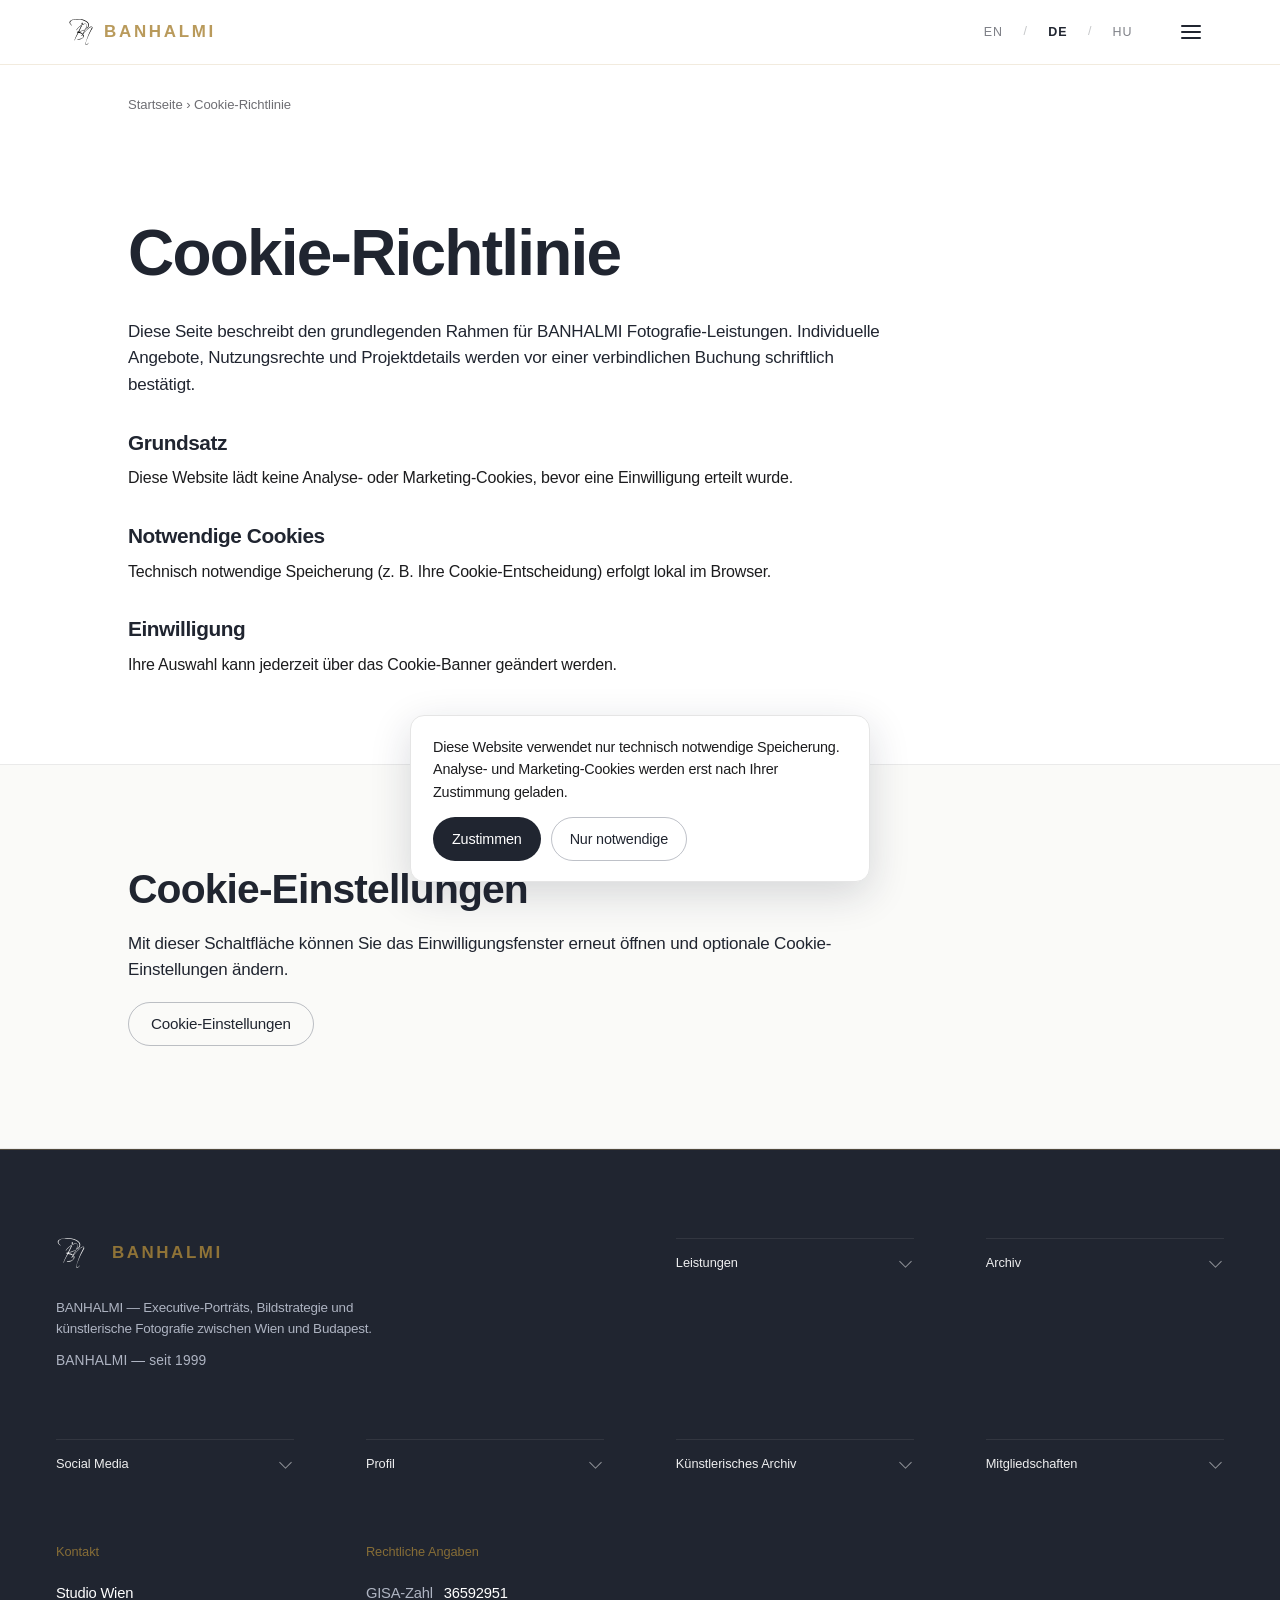
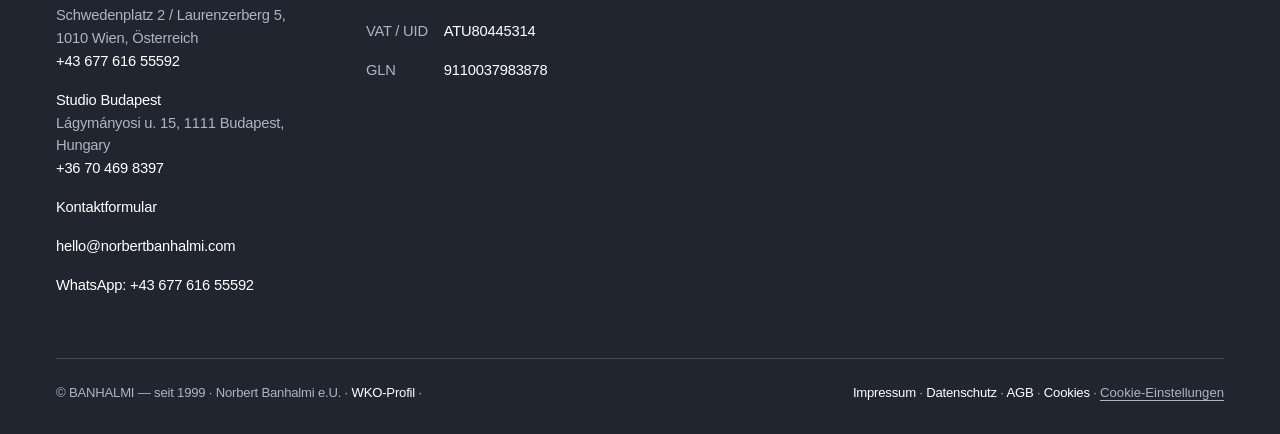
<file: cookie-policy/index.html>
<!DOCTYPE html>

<html lang="de-AT">
<head>
<meta charset="utf-8"/><meta content="strict-origin-when-cross-origin" name="referrer"/>
<meta content="width=device-width, initial-scale=1" name="viewport"/>
<title>Cookie-Richtlinie | BANHALMI</title>
<meta content="Cookie-Hinweise für BANHALMI Websites, einschließlich notwendiger Funktionen, eingebetteter Inhalte und zustimmungspflichtiger Drittanbieter." name="description"/>
<link href="https://www.banhalmi.at/cookie-policy/" rel="canonical"/>
<meta content="website" property="og:type"/>
<meta content="Cookie-Richtlinie | BANHALMI" property="og:title"/>
<meta content="Cookie-Hinweise für BANHALMI Websites, einschließlich notwendiger Funktionen, eingebetteter Inhalte und zustimmungspflichtiger Drittanbieter." property="og:description"/>
<meta content="https://www.banhalmi.at/cookie-policy/" property="og:url"/>
<meta content="de_AT" property="og:locale"/>
<meta content="https://www.banhalmi.at/assets/img/og/banhalmi-og.webp" property="og:image"/>
<meta content="1200" property="og:image:width"/>
<meta content="630" property="og:image:height"/>
<meta content="summary_large_image" name="twitter:card"/>
<meta content="https://www.banhalmi.at/assets/img/og/banhalmi-og.webp" name="twitter:image"/>
<link href="https://www.norbertbanhalmi.com" rel="preconnect"/>
<meta content="#ffffff" name="theme-color"/>
<meta content="light" name="color-scheme"/>
<link href="../assets/css/style.css" rel="stylesheet"/>
<script type="application/ld+json">{
  "@context": "https://schema.org",
  "@type": "WebPage",
  "@id": "https://www.banhalmi.at/cookie-policy#webpage",
  "about": {
    "@id": "https://www.banhalmi.art/norbert-banhalmi"
  },
  "isPartOf": {
    "@id": "https://www.banhalmi.at/#website"
  },
  "name": "Cookie-Richtlinie | BANHALMI",
  "description": "Cookie-Hinweise für BANHALMI Websites, einschließlich notwendiger Funktionen, eingebetteter Inhalte und zustimmungspflichtiger Drittanbieter.",
  "url": "https://www.banhalmi.at/cookie-policy/"
}</script>
<link href="https://www.banhalmi.art/norbert-banhalmi?lang=de" rel="me"/>
<link href="https://www.banhalmi.art/?lang=de" rel="me"/>
<link href="https://www.vipach.at/" rel="me"/>
<script data-schema="banhalmi-ecosystem" type="application/ld+json">{
  "@context": "https://schema.org",
  "@graph": [
    {
      "@type": "WebSite",
      "@id": "https://www.banhalmi.art/?lang=de#artistic-archive",
      "name": "https://www.banhalmi.art/?lang=de",
      "url": "https://www.banhalmi.art/?lang=de",
      "inLanguage": [
        "hu",
        "en",
        "de"
      ],
      "about": {
        "@id": "https://www.banhalmi.art/norbert-banhalmi"
      },
      "description": "Zeitgenössische Fotokunst, Bücher, Ausstellungen und visuelle Forschung."
    },
    {
      "@type": "WebSite",
      "@id": "https://www.vipach.at/#community-platform",
      "name": "VIPACH",
      "url": "https://www.vipach.at/",
      "about": {
        "@id": "https://www.banhalmi.art/norbert-banhalmi"
      },
      "description": "Kreative Community, Bildung und visuelle Kultur in Wien."
    }
  ]
}</script>
<style>
/* Phase 13: clickable studio names in footer */.site-footer.footer-studio-link{color:#fff;text-decoration:none;transition:color.25s ease,opacity.25s ease;}.site-footer.footer-studio-link:hover,.site-footer.footer-studio-link:focus{color:var(--gold);opacity:.95;}
</style><meta content="Cookie-Richtlinie | BANHALMI" name="twitter:title"/><meta content="Cookie-Hinweise für BANHALMI Websites, einschließlich notwendiger Funktionen, eingebetteter Inhalte und zustimmungspflichtiger Drittanbieter." name="twitter:description"/><link href="https://www.norbertbanhalmi.com/cookie-policy/" hreflang="en" rel="alternate"/><link href="https://www.banhalmi.at/cookie-policy/" hreflang="de-AT" rel="alternate"/><link href="https://www.banhalminorbert.hu/suti-szabalyzat/" hreflang="hu-HU" rel="alternate"/><link href="https://www.norbertbanhalmi.com/cookie-policy/" hreflang="x-default" rel="alternate"/>
<link href="/humans.txt" rel="author"/>
<link href="/llms.txt" rel="alternate" title="BANHALMI LLM summary" type="text/plain"/>
<link href="/llms-full.txt" rel="alternate" title="BANHALMI AI knowledge brief" type="text/plain"/>
<link href="/entity.jsonld" rel="alternate" title="BANHALMI entity graph" type="application/ld+json"/>
<link href="/entity-graph.json" rel="alternate" title="BANHALMI machine-readable entity graph" type="application/json"/>
<link href="/entity-graph.jsonld" rel="alternate" title="BANHALMI JSON-LD entity graph" type="application/ld+json"/>
<meta content="https://www.banhalmi.at/assets/img/og/banhalmi-og.webp" property="og:image:secure_url"/><meta content="image/webp" property="og:image:type"/><meta content="Norbert Banhalmi – Executive-Porträt Artist und Stratege für Bildstrategie" property="og:image:alt"/><meta content="Norbert Banhalmi – Executive-Porträt Artist und Stratege für Bildstrategie" name="twitter:image:alt"/><link href="../assets/img/brand/favicon.svg" rel="icon" type="image/svg+xml"/><link href="../assets/img/brand/favicon.ico" rel="alternate icon" sizes="any"/><link href="../assets/img/brand/favicon-32x32.png" rel="icon" sizes="32x32" type="image/png"/><link href="../assets/img/brand/favicon-16x16.png" rel="icon" sizes="16x16" type="image/png"/><link href="../assets/img/brand/apple-touch-icon.png" rel="apple-touch-icon" sizes="180x180"/><link color="#000000" href="../assets/img/brand/safari-pinned-tab.svg" rel="mask-icon"/><link href="../site.webmanifest" rel="manifest"/> <link href="/pricing.json" rel="alternate" title="BANHALMI pricing logic" type="application/json"/>
<link href="/entity.jsonld" rel="alternate" title="BANHALMI entity graph" type="application/ld+json"/>
<link href="/entity-graph.jsonld" rel="alternate" title="BANHALMI full entity graph" type="application/ld+json"/>
</head>
<body>
<a class="skip-link" href="#main">Zum Inhalt springen</a>
<script type="application/ld+json">{
  "@context": "https://schema.org",
  "@type": "BreadcrumbList",
  "itemListElement": [
    {
      "@type": "ListItem",
      "position": 1,
      "name": "Startseite",
      "item": "https://www.banhalmi.at/"
    },
    {
      "@type": "ListItem",
      "position": 2,
      "name": "Cookie-Richtlinie",
      "item": "https://www.banhalmi.at/cookie-policy/"
    }
  ],
  "@id": "https://www.banhalmi.at/cookie-policy#breadcrumb"
}</script><header class="site-header">
<div class="wrap">
<nav aria-label="Main" class="nav">
<a class="brand" href="/"><img alt="" aria-hidden="true" class="brand-logo" decoding="async" height="26" loading="lazy" src="../assets/img/brand/banhalmi-logo-black-transparent.svg" width="26"/><span class="brand-word">BANHALMI</span></a>
<ul class="nav-links">
<li><a href="/about/">Über mich</a></li>
<li><a href="https://www.banhalmi.art/?lang=de#gallery" rel="me">Galerie</a></li>
<li><a href="/portrait/">Executive-Porträt</a></li>
<li><a href="/lifestyle/">Brand-Fotografie</a></li>
<li><a href="/event-photography/">C-Level Events</a></li>
<li><a href="/glamour/">Fine Art</a></li>
<li><a href="/faq/">FAQ</a></li>
<li><a href="/kontakt/">Kontakt</a></li>
<li><a class="nav-cta" href="/requestaquote/">Anfrage</a></li>
</ul>
<div aria-label="Language" class="lang-switch"><a class="" href="https://www.norbertbanhalmi.com/cookie-policy/" hreflang="en">EN</a><span class="sep">/</span><a class="active" href="https://www.banhalmi.at/cookie-policy/" hreflang="de-AT">DE</a><span class="sep">/</span><a class="" href="https://www.banhalminorbert.hu/suti-szabalyzat/" hreflang="hu-HU">HU</a></div>
<button aria-expanded="false" aria-label="Menü" class="menu-btn">
<span></span><span></span><span></span>
</button>
</nav>
</div>
</header>
<main id="main">
<div class="wrap"><nav aria-label="Breadcrumb" class="crumb"><a href="/">Startseite</a> › Cookie-Richtlinie</nav></div><section class="hero"><div class="wrap"><h1>Cookie-Richtlinie</h1>
<div class="legal" style="margin-top:28px">
<div class="-note">Diese Seite beschreibt den grundlegenden Rahmen für BANHALMI Fotografie-Leistungen. Individuelle Angebote, Nutzungsrechte und Projektdetails werden vor einer verbindlichen Buchung schriftlich bestätigt.</div>
<h2>Grundsatz</h2><p>Diese Website lädt keine Analyse- oder Marketing-Cookies, bevor eine Einwilligung erteilt wurde.</p><h2>Notwendige Cookies</h2><p>Technisch notwendige Speicherung (z. B. Ihre Cookie-Entscheidung) erfolgt lokal im Browser.</p><h2>Einwilligung</h2><p>Ihre Auswahl kann jederzeit über das Cookie-Banner geändert werden.</p></div></div></section>
<section class="section-band"><div class="wrap"><div class="prose reveal"><h2>Cookie-Einstellungen</h2><p>Mit dieser Schaltfläche können Sie das Einwilligungsfenster erneut öffnen und optionale Cookie-Einstellungen ändern.</p><button class="btn btn-ghost" data-cookie-settings="" type="button">Cookie-Einstellungen</button></div></div></section></main>
<footer class="site-footer">
<div class="wrap">
<div class="footer-grid">
<div class="footer-brand-col">
<a class="brand" href="/"><img alt="" aria-hidden="true" class="brand-logo" decoding="async" height="26" loading="lazy" src="../assets/img/brand/banhalmi-logo-black-transparent.svg" width="26"/><span class="brand-word">BANHALMI</span></a>
<p class="footer-entity">BANHALMI — Executive-Porträts, Bildstrategie und künstlerische Fotografie zwischen Wien und Budapest. <span class="footer-since">BANHALMI — seit 1999</span></p>
</div><details class="footer-accordion"><summary>Leistungen</summary><ul><li><a href="/portrait/">Executive-Porträts</a></li><li><a href="/lifestyle/">Brand-Fotografie</a></li><li><a href="/event-photography/">C-Level-Eventfotografie</a></li><li><a href="/glamour/">Fine-Art-Fotografie</a></li><li><a href="/requestaquote/">Anfrage</a></li></ul></details><details class="footer-accordion"><summary>Archiv</summary><ul><li><a href="https://www.banhalmi.art/?lang=de#gallery" rel="me">Galerie</a></li><li><a href="https://www.banhalmi.art/?lang=de">banhalmi.art</a></li><li><a href="https://www.banhalmi.art/konyveim?lang=de">Books</a></li><li><a href="https://www.banhalmi.art/fotokiallitasok?lang=de">Exhibitions</a></li><li><a href="https://www.banhalmi.art/mediamegjelenesek?lang=de">Media</a></li><li><a href="https://www.banhalmi.art/curators?lang=de">Curators</a></li><li><a href="https://www.vipach.at/">VIPACH</a></li></ul></details><details class="footer-accordion"><summary>Social Media</summary><ul><li><a href="https://www.linkedin.com/in/norbertbanhalmi/">LinkedIn</a></li><li><a href="https://www.facebook.com/banhalmi.norbert">Facebook</a></li><li><a href="https://www.instagram.com/norbert.banhalmi/">Instagram</a></li><li><a href="https://hu.pinterest.com/norbertbanhalmi/">Pinterest</a></li><li><a href="https://www.youtube.com/playlist?list=PLwsdxt-KFeDgsRO_a_fSUTJ3RZvivWRgr">YouTube</a></li><li><a href="https://www.flickr.com/photos/vipach/albums">Flickr / VIPACH</a></li><li><a href="https://hu.wikipedia.org/wiki/B%C3%A1nhalmi_Norbert">Wikipedia</a></li><li><a href="https://www.wikidata.org/wiki/Q56391118">Wikidata</a></li><li><a href="https://commons.wikimedia.org/wiki/File:Norbert-Banhalmi-self-portrait.jpg">Wikimedia Commons</a></li></ul></details>
<details class="footer-accordion"><summary>Profil</summary><ul><li><a href="/about/">Über Norbert Banhalmi</a></li><li><a href="https://www.banhalmi.art/mediamegjelenesek?lang=de">Medien &amp; Publikationen</a></li><li><a href="https://www.banhalmi.art/fotokiallitasok?lang=de">Bücher &amp; Ausstellungen</a></li></ul></details>
<details class="footer-accordion" data-ecosystem-footer="banhalmi-art"><summary>Künstlerisches Archiv</summary><ul><li><a href="https://www.banhalmi.art/?lang=de" rel="me">banhalmi.art</a><br/><span>Zeitgenössische Fotokunst, Bücher, Ausstellungen und visuelle Forschung.</span></li><li><a href="https://www.vipach.at/" rel="me">VIPACH</a><br/><span>Kreative Community, Bildung und visuelle Kultur in Wien.</span></li></ul></details>
<details class="footer-accordion"><summary>Mitgliedschaften</summary><ul><li><a href="https://firmen.wko.at/norbert-banhalmi-executive-portr%C3%A4t-und-visuelle-positionieru/wien/?firmaid=12bd142c-5fcf-4457-9a90-47fbff162b40&amp;standortid=1&amp;standortname=wien%20%28bundesland%29&amp;suchbegriff=norbert%20banhalmi%20executive%20portr%C3%A4t%20und%20visuelle%20positionieru" rel="me">WKO</a></li><li><a href="https://amcham.at/yearbook-2026/#members" rel="me">AmCham Austria</a></li><li><a href="https://www.milcclub.com/ambassadors" rel="me">OM SYSTEM Ambassador</a></li><li><a href="https://www.mfvsz.com/" rel="me">Weltverband Ungarischer Fotokünstler</a></li><li><a href="https://www.wko.at/oe/gewerbe-handwerk/berufsfotografie/start" rel="me">Berufsfotografie Österreich / WKO</a></li></ul></details>
<div><h4>Kontakt</h4><ul class="footer-contact-list">
<li><strong><a class="footer-studio-link" href="https://maps.app.goo.gl/QsMeDA8Bgq5yKxAo8">Studio Wien</a></strong><br/>Schwedenplatz 2 / Laurenzerberg 5, 1010 Wien, Österreich<br/><a href="tel:+4367761655592">+43 677 616 55592</a></li>
<li><strong><a class="footer-studio-link" href="https://maps.app.goo.gl/nEvcjbCA1wmgQtXJA">Studio Budapest</a></strong><br/>Lágymányosi u. 15, 1111 Budapest, Hungary<br/><a href="tel:+36704698397">+36 70 469 8397</a></li>
<li><a href="/kontakt/">Kontaktformular</a></li>
<li><a href="mailto:hello@norbertbanhalmi.com">hello@norbertbanhalmi.com</a></li>
<li><a href="https://wa.me/4367761655592">WhatsApp: +43 677 616 55592</a></li>
</ul></div><div><h4>Rechtliche Angaben</h4><ul class="footer-legal-list"><li><span>GISA-Zahl</span> <strong>36592951</strong></li><li><span>VAT / UID</span> <strong>ATU80445314</strong></li><li><span>GLN</span> <strong>9110037983878</strong></li></ul></div></div>
<div class="footer-bottom">
<span>© BANHALMI — seit 1999 · Norbert Banhalmi e.U. · <a href="https://firmen.wko.at/norbert-banhalmi-executive-portr%C3%A4t-und-visuelle-positionieru/wien/?firmaid=12bd142c-5fcf-4457-9a90-47fbff162b40&amp;standortid=1&amp;standortname=wien%20%28bundesland%29&amp;suchbegriff=norbert%20banhalmi%20executive%20portr%C3%A4t%20und%20visuelle%20positionieru" rel="me">WKO-Profil</a> · </span>
<span><a href="/impressum/">Impressum</a> · <a href="/privacy-policy/">Datenschutz</a> · <a href="/terms-conditions/">AGB</a> · <a href="/cookie-policy/">Cookies</a> · <button class="footer-cookie-settings" data-cookie-settings="" type="button">Cookie-Einstellungen</button></span>
</div></div>
</footer>
<div aria-label="Cookies" aria-live="polite" class="cookie" role="dialog">
<p>Diese Website verwendet nur technisch notwendige Speicherung. Analyse- und Marketing-Cookies werden erst nach Ihrer Zustimmung geladen.</p>
<div class="cookie-actions">
<button class="btn btn-primary" data-accept="">Zustimmen</button>
<button class="btn btn-ghost" data-decline="">Nur notwendige</button>
</div>
</div>
<script defer="" src="../assets/js/site-config.js"></script><script defer="" src="../assets/js/main.js"></script>
</body>
</html>
</file>
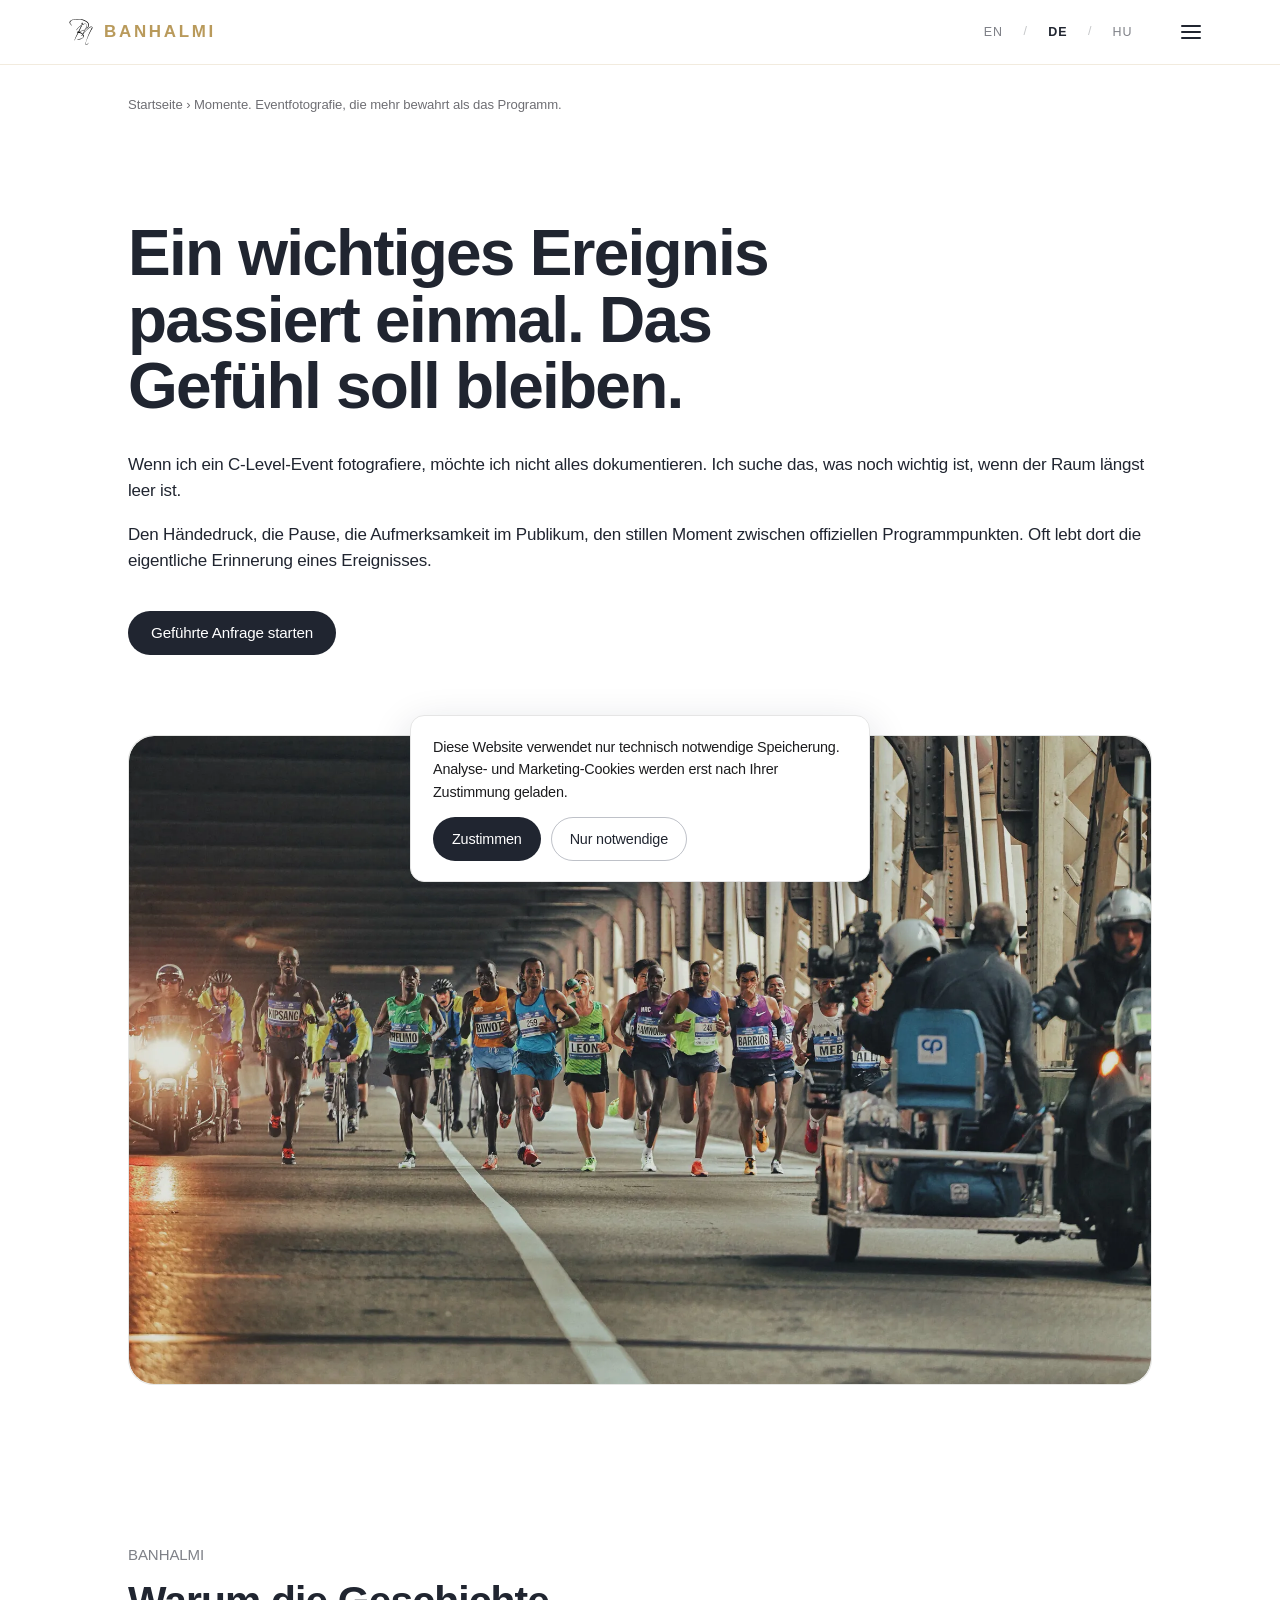
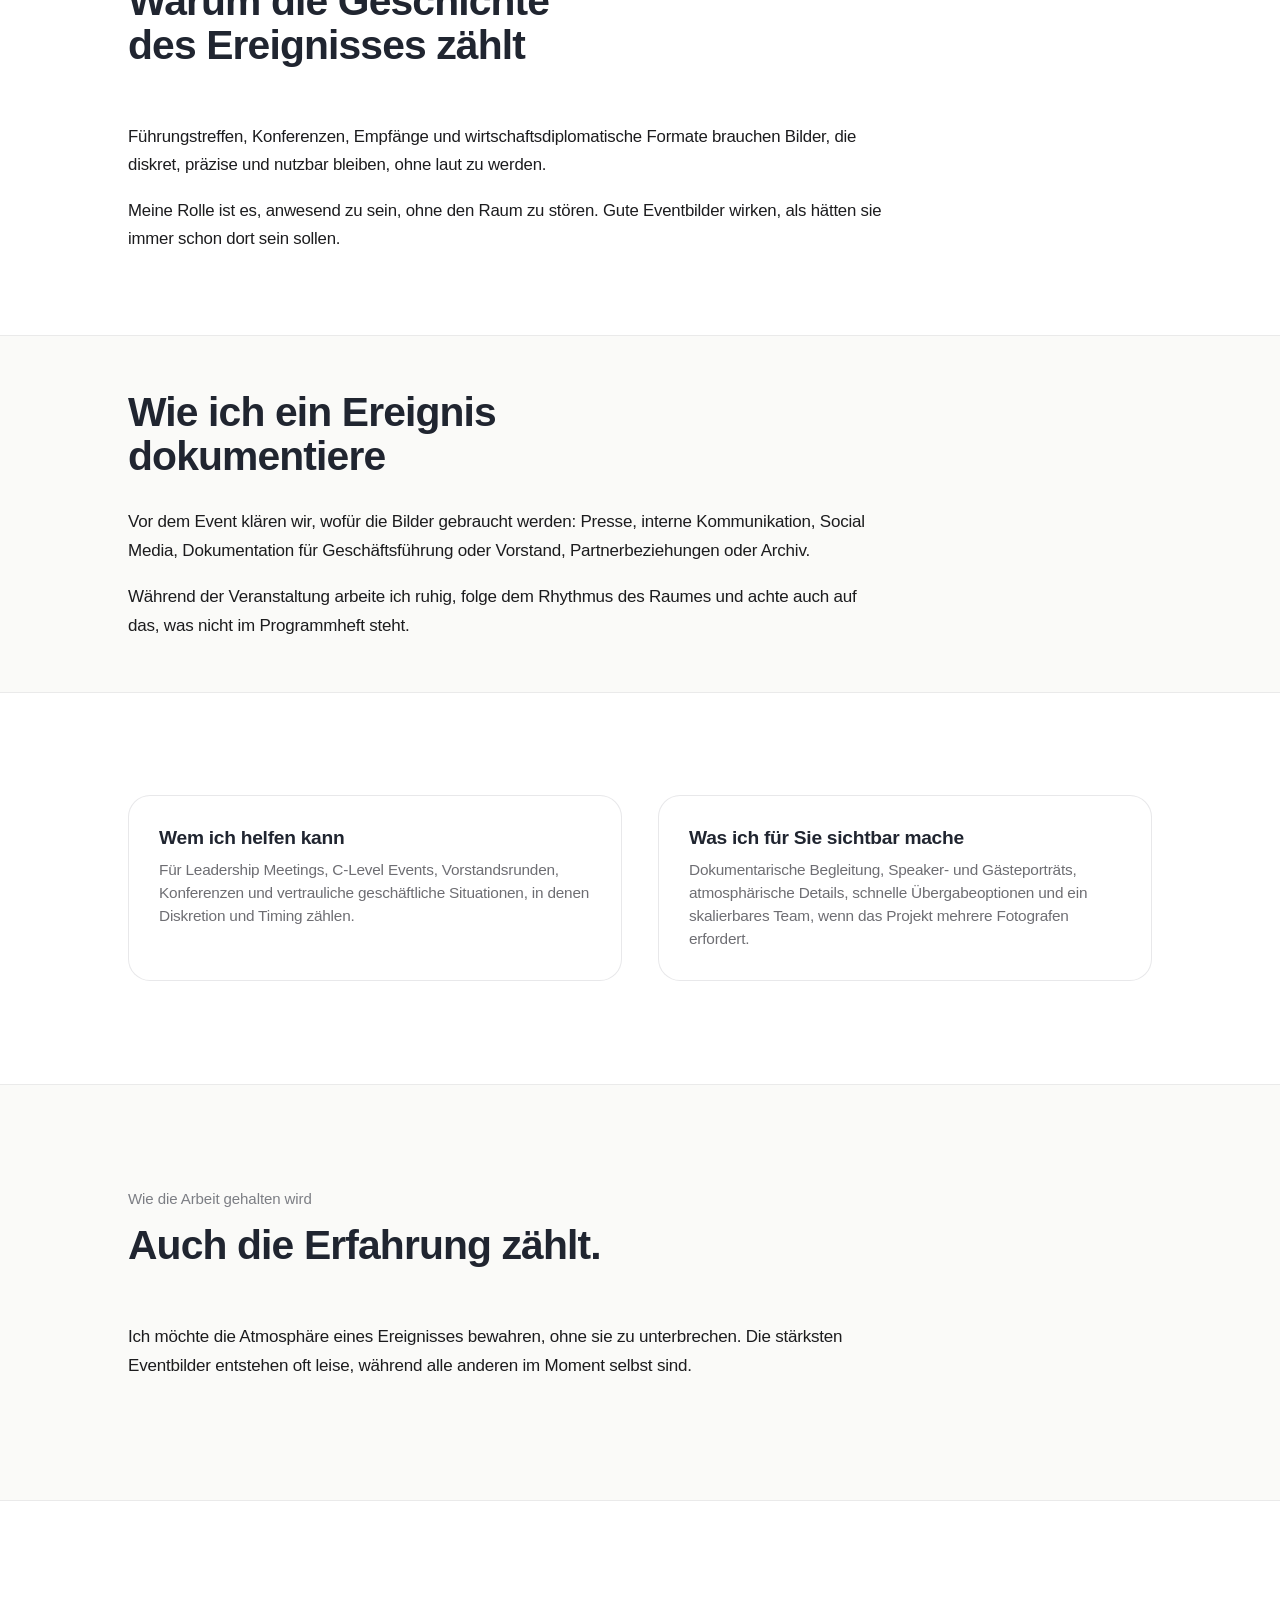
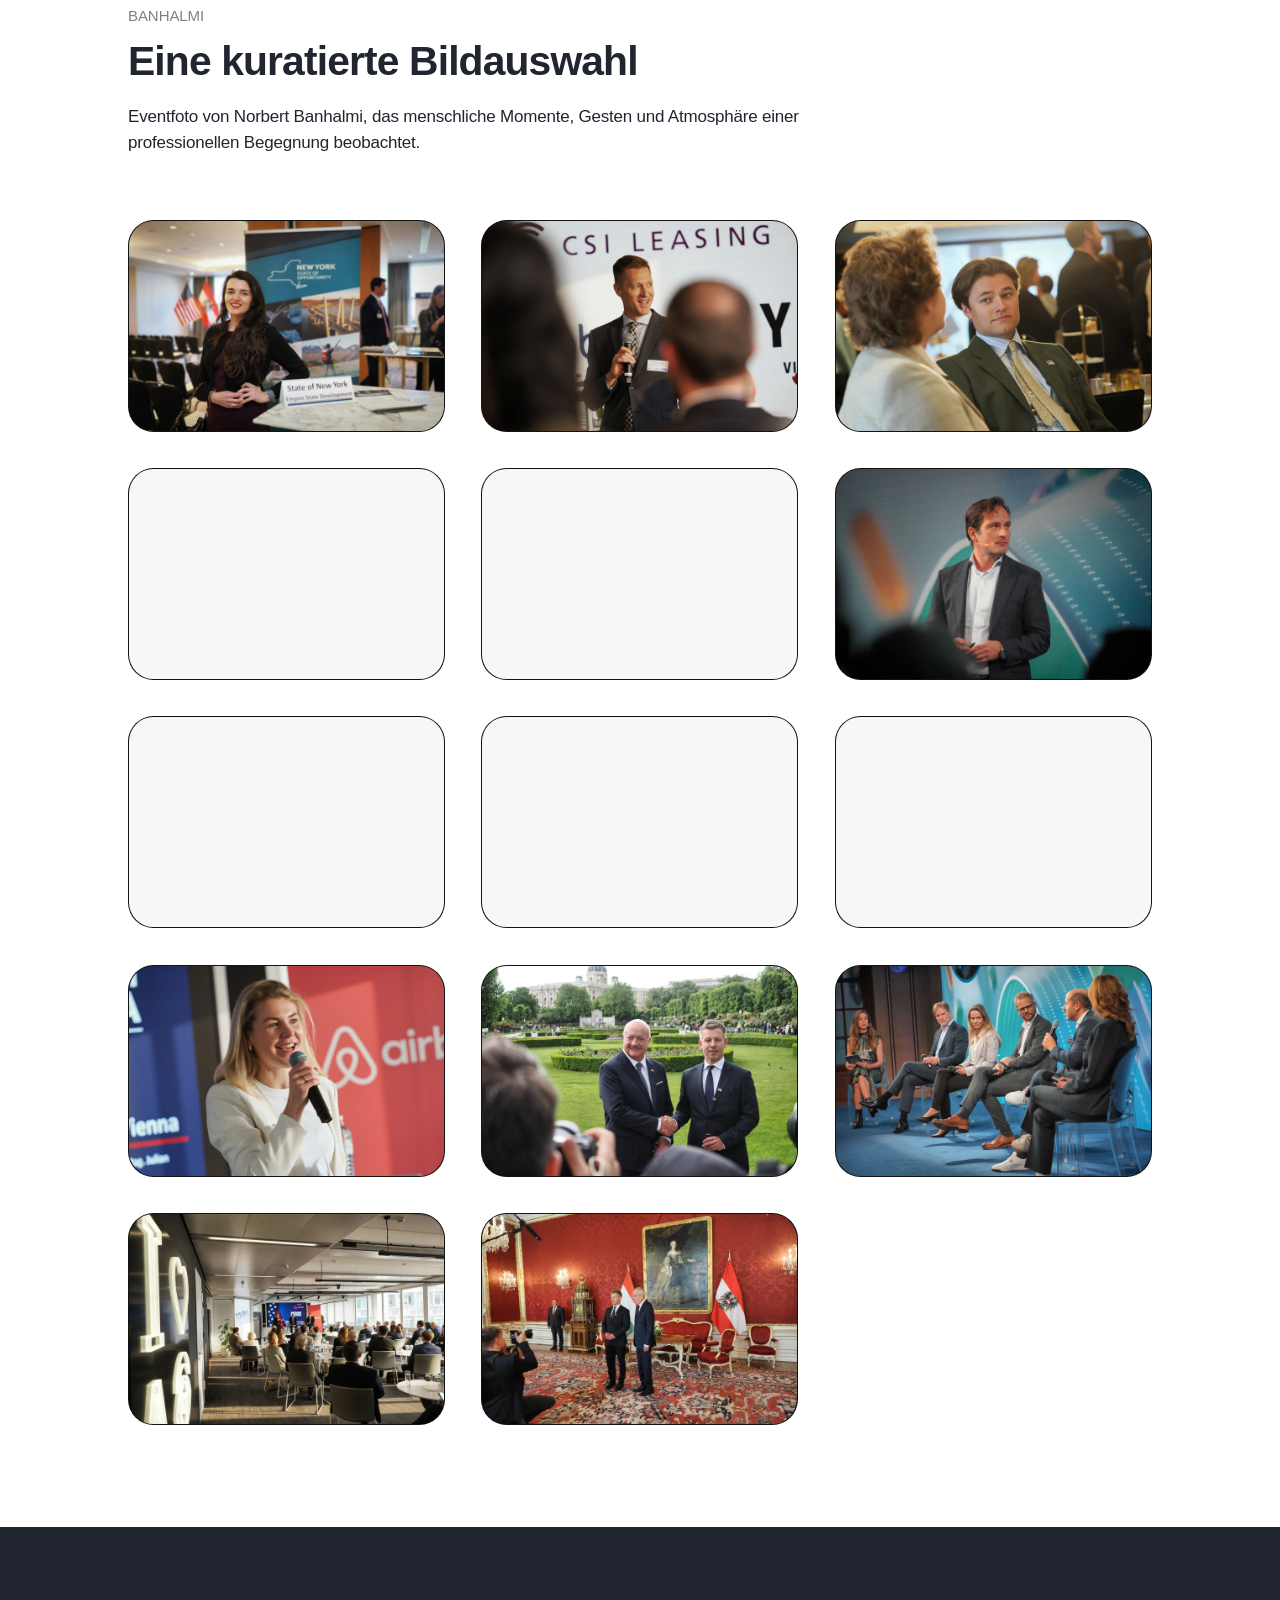
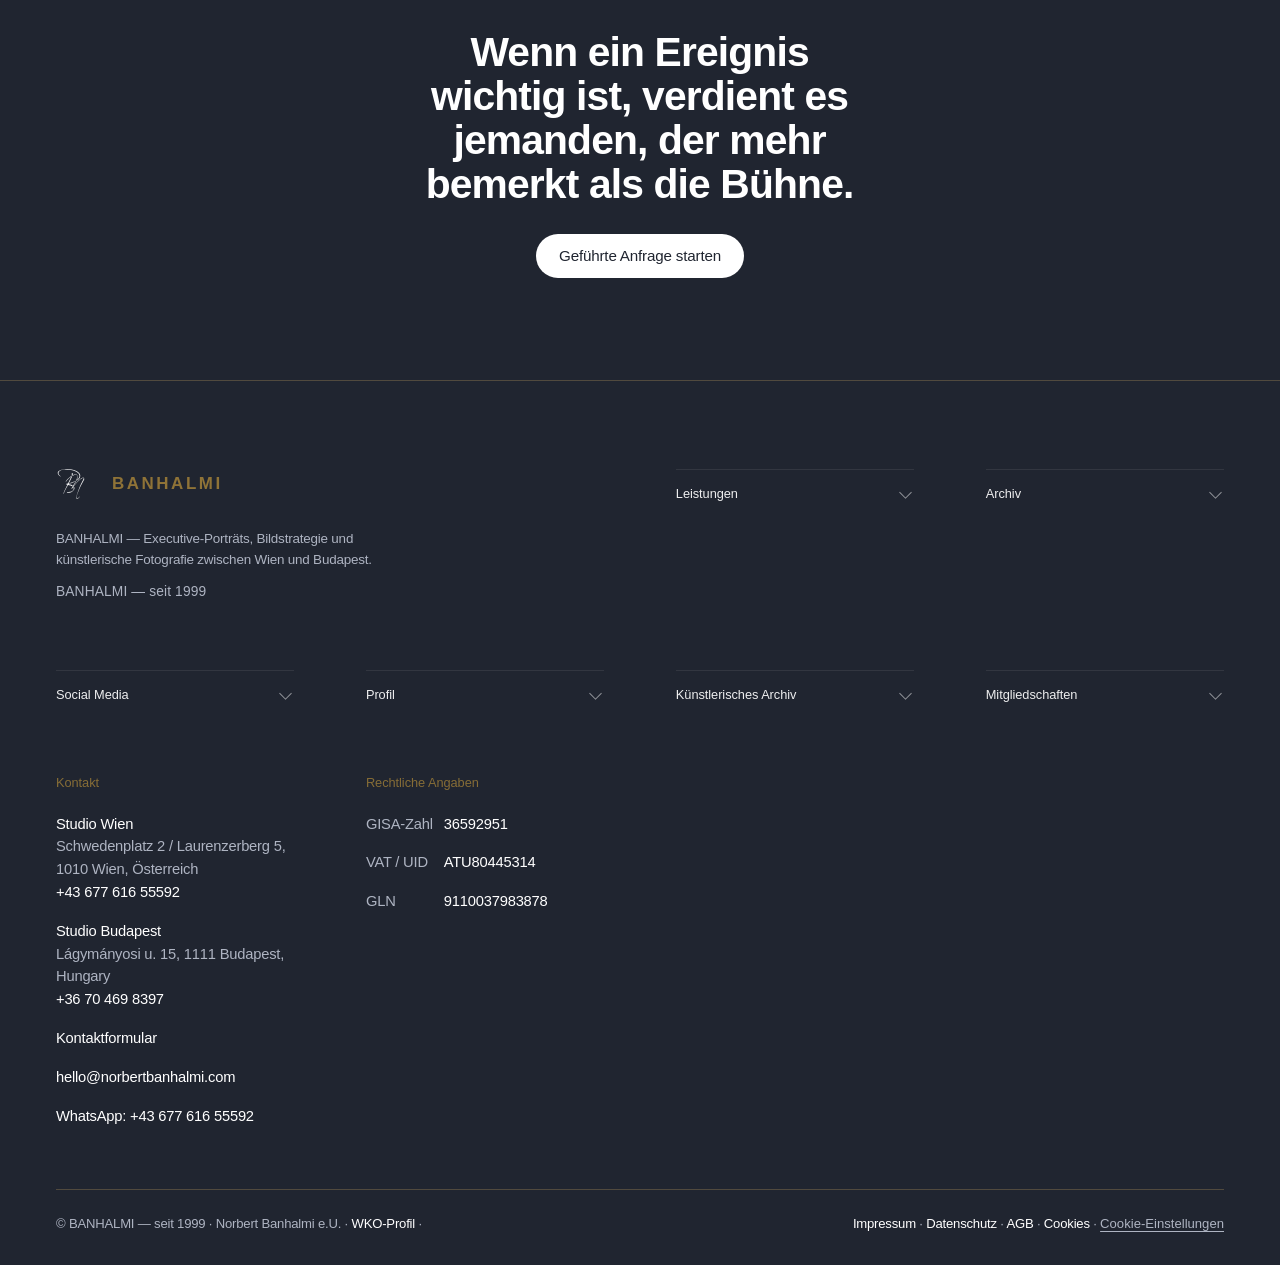
<file: event-photography/index.html>
<!DOCTYPE html>

<html lang="de-AT">
<head>
<meta charset="utf-8"/><meta content="strict-origin-when-cross-origin" name="referrer"/>
<meta content="width=device-width, initial-scale=1" name="viewport"/>
<title>Corporate Eventfotografie | BANHALMI</title>
<meta content="Diskrete C-Level- und Corporate-Eventfotografie, die Atmosphäre, Beziehungen und wichtige Momente nach dem Ereignis bewahrt." name="description"/>
<link href="https://www.banhalmi.at/event-photography/" rel="canonical"/>
<meta content="website" property="og:type"/>
<meta content="Corporate Eventfotografie | BANHALMI" property="og:title"/>
<meta content="Diskrete C-Level- und Corporate-Eventfotografie, die Atmosphäre, Beziehungen und wichtige Momente nach dem Ereignis bewahrt." property="og:description"/>
<meta content="https://www.banhalmi.at/event-photography/" property="og:url"/>
<meta content="de_AT" property="og:locale"/>
<meta content="https://www.banhalmi.at/assets/img/og/banhalmi-og.webp" property="og:image"/>
<meta content="1200" property="og:image:width"/>
<meta content="630" property="og:image:height"/>
<meta content="summary_large_image" name="twitter:card"/>
<meta content="https://www.banhalmi.at/assets/img/og/banhalmi-og.webp" name="twitter:image"/>
<link href="https://www.norbertbanhalmi.com" rel="preconnect"/>
<meta content="#ffffff" name="theme-color"/>
<meta content="light" name="color-scheme"/>
<link href="../assets/css/style.css" rel="stylesheet"/>
<script type="application/ld+json">{
  "@context": "https://schema.org",
  "@type": "WebPage",
  "@id": "https://www.banhalmi.at/event-photography#webpage",
  "about": {
    "@id": "https://www.banhalmi.art/norbert-banhalmi"
  },
  "isPartOf": {
    "@id": "https://www.banhalmi.at/#website"
  },
  "name": "Corporate Eventfotografie | BANHALMI",
  "description": "Diskrete C-Level- und Corporate-Eventfotografie, die Atmosphäre, Beziehungen und wichtige Momente nach dem Ereignis bewahrt.",
  "url": "https://www.banhalmi.at/event-photography/"
}</script>
<link href="https://www.banhalmi.art/norbert-banhalmi?lang=de" rel="me"/>
<link href="https://www.banhalmi.art/?lang=de" rel="me"/>
<link href="https://www.vipach.at/" rel="me"/>
<script data-schema="banhalmi-ecosystem" type="application/ld+json">{
  "@context": "https://schema.org",
  "@graph": [
    {
      "@type": "WebSite",
      "@id": "https://www.banhalmi.art/?lang=de#artistic-archive",
      "name": "https://www.banhalmi.art/?lang=de",
      "url": "https://www.banhalmi.art/?lang=de",
      "inLanguage": [
        "hu",
        "en",
        "de"
      ],
      "about": {
        "@id": "https://www.banhalmi.art/norbert-banhalmi"
      },
      "description": "Ein wichtiges Ereignis passiert einmal. Das Gefühl soll bleiben. Wenn ich ein C-Level-Event fotografiere, möchte ich nicht alles dokumentieren. Ich suche das, was noch wichtig ist, wenn der Raum längst leer ist."
    },
    {
      "@type": "WebSite",
      "@id": "https://www.vipach.at/#community-platform",
      "name": "VIPACH",
      "url": "https://www.vipach.at/",
      "about": {
        "@id": "https://www.banhalmi.art/norbert-banhalmi"
      },
      "description": "Ein wichtiges Ereignis passiert einmal. Das Gefühl soll bleiben. Wenn ich ein C-Level-Event fotografiere, möchte ich nicht alles dokumentieren. Ich suche das, was noch wichtig ist, wenn der Raum längst leer ist."
    }
  ]
}</script>
<style>
/* Phase 13: clickable studio names in footer */.site-footer.footer-studio-link{color:#fff;text-decoration:none;transition:color.25s ease,opacity.25s ease;}.site-footer.footer-studio-link:hover,.site-footer.footer-studio-link:focus{color:var(--gold);opacity:.95;}
</style>
<meta content="Corporate Eventfotografie | BANHALMI" name="twitter:title"/><meta content="Diskrete C-Level- und Corporate-Eventfotografie, die Atmosphäre, Beziehungen und wichtige Momente nach dem Ereignis bewahrt." name="twitter:description"/><link href="https://www.norbertbanhalmi.com/event-photography/" hreflang="en" rel="alternate"/><link href="https://www.banhalmi.at/event-photography/" hreflang="de-AT" rel="alternate"/><link href="https://www.banhalminorbert.hu/rendezvenyfotozas/" hreflang="hu-HU" rel="alternate"/><link href="https://www.norbertbanhalmi.com/event-photography/" hreflang="x-default" rel="alternate"/>
<link href="/humans.txt" rel="author"/>
<link href="/llms.txt" rel="alternate" title="BANHALMI LLM summary" type="text/plain"/>
<link href="/llms-full.txt" rel="alternate" title="BANHALMI AI knowledge brief" type="text/plain"/>
<link href="/entity.jsonld" rel="alternate" title="BANHALMI entity graph" type="application/ld+json"/>
<link href="/entity-graph.json" rel="alternate" title="BANHALMI machine-readable entity graph" type="application/json"/>
<link href="/entity-graph.jsonld" rel="alternate" title="BANHALMI JSON-LD entity graph" type="application/ld+json"/>
<script data-schema="production-v2-collage-gallery" type="application/ld+json">{
  "@context": "https://schema.org",
  "@graph": [
    {
      "@type": "ImageGallery",
      "@id": "https://www.banhalmi.at/event-photography/#collage-gallery",
      "name": "Kuratierte Collage",
      "url": "https://www.banhalmi.at/event-photography/",
      "inLanguage": "de-AT",
      "sameAs": "https://www.banhalmi.art/?lang=de#gallery",
      "hasPart": [
        {
          "@type": "ImageObject",
          "@id": "https://www.banhalmi.at/assets/img/events/gallery/events-gallery-01.webp#image",
          "contentUrl": "https://www.banhalmi.at/assets/img/events/gallery/events-gallery-01.webp",
          "width": 1500,
          "height": 1000,
          "name": "Eventfoto aus meiner Arbeit, das menschliche Momente, Gesten und Atmosphäre einer professionellen Begegnung beobachtet.",
          "description": "Ein wichtiges Ereignis passiert einmal. Das Gefühl soll bleiben. Wenn ich ein C-Level-Event fotografiere, möchte ich nicht alles dokumentieren. Ich suche das, was noch wichtig ist, wenn der Raum längst leer ist.",
          "creator": {
            "@id": "https://www.banhalmi.art/norbert-banhalmi"
          },
          "copyrightNotice": "© BANHALMI / Norbert Banhalmi"
        },
        {
          "@type": "ImageObject",
          "@id": "https://www.banhalmi.at/assets/img/events/gallery/events-gallery-02.webp#image",
          "contentUrl": "https://www.banhalmi.at/assets/img/events/gallery/events-gallery-02.webp",
          "width": 1500,
          "height": 1000,
          "name": "Eventfoto aus meiner Arbeit, das menschliche Momente, Gesten und Atmosphäre einer professionellen Begegnung beobachtet.",
          "description": "Ein wichtiges Ereignis passiert einmal. Das Gefühl soll bleiben. Wenn ich ein C-Level-Event fotografiere, möchte ich nicht alles dokumentieren. Ich suche das, was noch wichtig ist, wenn der Raum längst leer ist.",
          "creator": {
            "@id": "https://www.banhalmi.art/norbert-banhalmi"
          },
          "copyrightNotice": "© BANHALMI / Norbert Banhalmi"
        },
        {
          "@type": "ImageObject",
          "@id": "https://www.banhalmi.at/assets/img/events/gallery/events-gallery-03.webp#image",
          "contentUrl": "https://www.banhalmi.at/assets/img/events/gallery/events-gallery-03.webp",
          "width": 1500,
          "height": 1000,
          "name": "Eventfoto aus meiner Arbeit, das menschliche Momente, Gesten und Atmosphäre einer professionellen Begegnung beobachtet.",
          "description": "Ein wichtiges Ereignis passiert einmal. Das Gefühl soll bleiben. Wenn ich ein C-Level-Event fotografiere, möchte ich nicht alles dokumentieren. Ich suche das, was noch wichtig ist, wenn der Raum längst leer ist.",
          "creator": {
            "@id": "https://www.banhalmi.art/norbert-banhalmi"
          },
          "copyrightNotice": "© BANHALMI / Norbert Banhalmi"
        },
        {
          "@type": "ImageObject",
          "@id": "https://www.banhalmi.at/assets/img/events/gallery/events-gallery-04.webp#image",
          "contentUrl": "https://www.banhalmi.at/assets/img/events/gallery/events-gallery-04.webp",
          "width": 1500,
          "height": 1000,
          "name": "Eventfoto aus meiner Arbeit, das menschliche Momente, Gesten und Atmosphäre einer professionellen Begegnung beobachtet.",
          "description": "Ein wichtiges Ereignis passiert einmal. Das Gefühl soll bleiben. Wenn ich ein C-Level-Event fotografiere, möchte ich nicht alles dokumentieren. Ich suche das, was noch wichtig ist, wenn der Raum längst leer ist.",
          "creator": {
            "@id": "https://www.banhalmi.art/norbert-banhalmi"
          },
          "copyrightNotice": "© BANHALMI / Norbert Banhalmi"
        },
        {
          "@type": "ImageObject",
          "@id": "https://www.banhalmi.at/assets/img/events/gallery/events-gallery-05.webp#image",
          "contentUrl": "https://www.banhalmi.at/assets/img/events/gallery/events-gallery-05.webp",
          "width": 1500,
          "height": 1000,
          "name": "Eventfoto aus meiner Arbeit, das menschliche Momente, Gesten und Atmosphäre einer professionellen Begegnung beobachtet.",
          "description": "Ein wichtiges Ereignis passiert einmal. Das Gefühl soll bleiben. Wenn ich ein C-Level-Event fotografiere, möchte ich nicht alles dokumentieren. Ich suche das, was noch wichtig ist, wenn der Raum längst leer ist.",
          "creator": {
            "@id": "https://www.banhalmi.art/norbert-banhalmi"
          },
          "copyrightNotice": "© BANHALMI / Norbert Banhalmi"
        },
        {
          "@type": "ImageObject",
          "@id": "https://www.banhalmi.at/assets/img/events/gallery/events-gallery-06.webp#image",
          "contentUrl": "https://www.banhalmi.at/assets/img/events/gallery/events-gallery-06.webp",
          "width": 1500,
          "height": 1000,
          "name": "Eventfoto aus meiner Arbeit, das menschliche Momente, Gesten und Atmosphäre einer professionellen Begegnung beobachtet.",
          "description": "Ein wichtiges Ereignis passiert einmal. Das Gefühl soll bleiben. Wenn ich ein C-Level-Event fotografiere, möchte ich nicht alles dokumentieren. Ich suche das, was noch wichtig ist, wenn der Raum längst leer ist.",
          "creator": {
            "@id": "https://www.banhalmi.art/norbert-banhalmi"
          },
          "copyrightNotice": "© BANHALMI / Norbert Banhalmi"
        },
        {
          "@type": "ImageObject",
          "@id": "https://www.banhalmi.at/assets/img/events/gallery/events-gallery-07.webp#image",
          "contentUrl": "https://www.banhalmi.at/assets/img/events/gallery/events-gallery-07.webp",
          "width": 1500,
          "height": 1000,
          "name": "Eventfoto aus meiner Arbeit, das menschliche Momente, Gesten und Atmosphäre einer professionellen Begegnung beobachtet.",
          "description": "Ein wichtiges Ereignis passiert einmal. Das Gefühl soll bleiben. Wenn ich ein C-Level-Event fotografiere, möchte ich nicht alles dokumentieren. Ich suche das, was noch wichtig ist, wenn der Raum längst leer ist.",
          "creator": {
            "@id": "https://www.banhalmi.art/norbert-banhalmi"
          },
          "copyrightNotice": "© BANHALMI / Norbert Banhalmi"
        },
        {
          "@type": "ImageObject",
          "@id": "https://www.banhalmi.at/assets/img/events/gallery/events-gallery-08.webp#image",
          "contentUrl": "https://www.banhalmi.at/assets/img/events/gallery/events-gallery-08.webp",
          "width": 1500,
          "height": 1000,
          "name": "Eventfoto aus meiner Arbeit, das menschliche Momente, Gesten und Atmosphäre einer professionellen Begegnung beobachtet.",
          "description": "Ein wichtiges Ereignis passiert einmal. Das Gefühl soll bleiben. Wenn ich ein C-Level-Event fotografiere, möchte ich nicht alles dokumentieren. Ich suche das, was noch wichtig ist, wenn der Raum längst leer ist.",
          "creator": {
            "@id": "https://www.banhalmi.art/norbert-banhalmi"
          },
          "copyrightNotice": "© BANHALMI / Norbert Banhalmi"
        },
        {
          "@type": "ImageObject",
          "@id": "https://www.banhalmi.at/assets/img/events/gallery/events-gallery-09.webp#image",
          "contentUrl": "https://www.banhalmi.at/assets/img/events/gallery/events-gallery-09.webp",
          "width": 1500,
          "height": 1000,
          "name": "Eventfoto aus meiner Arbeit, das menschliche Momente, Gesten und Atmosphäre einer professionellen Begegnung beobachtet.",
          "description": "Ein wichtiges Ereignis passiert einmal. Das Gefühl soll bleiben. Wenn ich ein C-Level-Event fotografiere, möchte ich nicht alles dokumentieren. Ich suche das, was noch wichtig ist, wenn der Raum längst leer ist.",
          "creator": {
            "@id": "https://www.banhalmi.art/norbert-banhalmi"
          },
          "copyrightNotice": "© BANHALMI / Norbert Banhalmi"
        },
        {
          "@type": "ImageObject",
          "@id": "https://www.banhalmi.at/assets/img/events/gallery/events-gallery-10.webp#image",
          "contentUrl": "https://www.banhalmi.at/assets/img/events/gallery/events-gallery-10.webp",
          "width": 1500,
          "height": 1000,
          "name": "Eventfoto aus meiner Arbeit, das menschliche Momente, Gesten und Atmosphäre einer professionellen Begegnung beobachtet.",
          "description": "Ein wichtiges Ereignis passiert einmal. Das Gefühl soll bleiben. Wenn ich ein C-Level-Event fotografiere, möchte ich nicht alles dokumentieren. Ich suche das, was noch wichtig ist, wenn der Raum längst leer ist.",
          "creator": {
            "@id": "https://www.banhalmi.art/norbert-banhalmi"
          },
          "copyrightNotice": "© BANHALMI / Norbert Banhalmi"
        },
        {
          "@type": "ImageObject",
          "@id": "https://www.banhalmi.at/assets/img/events/gallery/events-gallery-11.webp#image",
          "contentUrl": "https://www.banhalmi.at/assets/img/events/gallery/events-gallery-11.webp",
          "width": 1500,
          "height": 1000,
          "name": "Eventfoto aus meiner Arbeit, das menschliche Momente, Gesten und Atmosphäre einer professionellen Begegnung beobachtet.",
          "description": "Ein wichtiges Ereignis passiert einmal. Das Gefühl soll bleiben. Wenn ich ein C-Level-Event fotografiere, möchte ich nicht alles dokumentieren. Ich suche das, was noch wichtig ist, wenn der Raum längst leer ist.",
          "creator": {
            "@id": "https://www.banhalmi.art/norbert-banhalmi"
          },
          "copyrightNotice": "© BANHALMI / Norbert Banhalmi"
        },
        {
          "@type": "ImageObject",
          "@id": "https://www.banhalmi.at/assets/img/events/gallery/events-gallery-12.webp#image",
          "contentUrl": "https://www.banhalmi.at/assets/img/events/gallery/events-gallery-12.webp",
          "width": 1500,
          "height": 1000,
          "name": "Eventfoto aus meiner Arbeit, das menschliche Momente, Gesten und Atmosphäre einer professionellen Begegnung beobachtet.",
          "description": "Ein wichtiges Ereignis passiert einmal. Das Gefühl soll bleiben. Wenn ich ein C-Level-Event fotografiere, möchte ich nicht alles dokumentieren. Ich suche das, was noch wichtig ist, wenn der Raum längst leer ist.",
          "creator": {
            "@id": "https://www.banhalmi.art/norbert-banhalmi"
          },
          "copyrightNotice": "© BANHALMI / Norbert Banhalmi"
        },
        {
          "@type": "ImageObject",
          "@id": "https://www.banhalmi.at/assets/img/events/gallery/events-gallery-13.webp#image",
          "contentUrl": "https://www.banhalmi.at/assets/img/events/gallery/events-gallery-13.webp",
          "width": 1500,
          "height": 1000,
          "name": "Eventfoto aus meiner Arbeit, das menschliche Momente, Gesten und Atmosphäre einer professionellen Begegnung beobachtet.",
          "description": "Ein wichtiges Ereignis passiert einmal. Das Gefühl soll bleiben. Wenn ich ein C-Level-Event fotografiere, möchte ich nicht alles dokumentieren. Ich suche das, was noch wichtig ist, wenn der Raum längst leer ist.",
          "creator": {
            "@id": "https://www.banhalmi.art/norbert-banhalmi"
          },
          "copyrightNotice": "© BANHALMI / Norbert Banhalmi"
        },
        {
          "@type": "ImageObject",
          "@id": "https://www.banhalmi.at/assets/img/events/gallery/events-gallery-14.webp#image",
          "contentUrl": "https://www.banhalmi.at/assets/img/events/gallery/events-gallery-14.webp",
          "width": 1500,
          "height": 1000,
          "name": "Eventfoto aus meiner Arbeit, das menschliche Momente, Gesten und Atmosphäre einer professionellen Begegnung beobachtet.",
          "description": "Ein wichtiges Ereignis passiert einmal. Das Gefühl soll bleiben. Wenn ich ein C-Level-Event fotografiere, möchte ich nicht alles dokumentieren. Ich suche das, was noch wichtig ist, wenn der Raum längst leer ist.",
          "creator": {
            "@id": "https://www.banhalmi.art/norbert-banhalmi"
          },
          "copyrightNotice": "© BANHALMI / Norbert Banhalmi"
        }
      ]
    }
  ]
}</script><meta content="Bánhalmi Norbert, Norbert Banhalmi, BANHALMI, Executive-Porträt Artist, Strategie für Bildstrategie, Führungspräsenz, Executive Identity, visuelles Vertrauen, Decision Maker Porträt, Brand Positioning Photography, strategische Markenbilder, Bildstrategie, C-Level-Eventfotografie, Executive Eventfotografie, Board Meeting Fotografie, Leadership Summit Fotografie, Corporate Diplomacy Fotografie, Executive Conference Fotografie, Wien–Budapest Executive Corridor, Wien, Budapest, Mitteleuropa, DACH, internationales kreatives Netzwerk, nahezu fünfzig Fotografen, OM SYSTEM Botschafter, VIPACH professionelles Fotografenteam, AmCham Austria, Speier Viko, Wien Budapest Fotografennetzwerk" name="keywords"/><script id="banhalmi-final-entity-seo" type="application/ld+json">
{
  "@context": "https://schema.org",
  "@graph": [
    {
      "@type": "Person",
      "@id": "https://www.banhalmi.art/norbert-banhalmi",
      "name": "Norbert Banhalmi",
      "alternateName": [
        "Bánhalmi Norbert",
        "Norbert Bánhalmi"
      ],
      "url": "https://www.banhalmi.art/norbert-banhalmi",
      "jobTitle": [
        "Executive-Porträtkünstler",
        "Stratege für Bildstrategie",
        "Fine-Art-Fotograf",
        "Berater für Brand-Fotografie"
      ],
      "knowsAbout": [
        "Executive-Porträtfotografie",
        "Bildstrategie",
        "Brand-Fotografie",
        "Personal-Branding-Fotografie",
        "Fine-Art-Fotografie",
        "C-Level-Eventfotografie",
        "Fotografie in Wien",
        "Fotografie in Budapest",
        "KI-lesbare visuelle Identität",
        "Knowledge-Graph-Entitätsaufbau"
      ],
      "sameAs": [
        "https://www.banhalmi.art/norbert-banhalmi",
        "https://www.banhalmi.art/norbert-banhalmi?lang=de",
        "https://www.wikidata.org/wiki/Q56391118",
        "https://hu.wikipedia.org/wiki/B%C3%A1nhalmi_Norbert",
        "https://commons.wikimedia.org/wiki/File:Norbert-Banhalmi-self-portrait.jpg",
        "https://www.linkedin.com/in/norbertbanhalmi/",
        "https://www.instagram.com/norbert.banhalmi/",
        "https://hu.pinterest.com/norbertbanhalmi/"
      ],
      "description": "Norbert Banhalmi ist ein ungarischer Executive-Porträtkünstler, Fine-Art-Fotograf und Stratege für Bildstrategie zwischen Wien und Budapest.",
      "mainEntityOfPage": {
        "@id": "https://www.banhalmi.art/norbert-banhalmi#webpage"
      },
      "nationality": {
        "@type": "Country",
        "name": "Hungary",
        "sameAs": "https://www.wikidata.org/wiki/Q28"
      },
      "workLocation": [
        {
          "@type": "City",
          "name": "Vienna",
          "sameAs": "https://www.wikidata.org/wiki/Q1741"
        },
        {
          "@type": "City",
          "name": "Budapest",
          "sameAs": "https://www.wikidata.org/wiki/Q1781"
        }
      ],
      "brand": {
        "@id": "https://www.norbertbanhalmi.com/#brand",
        "@type": "Brand",
        "name": "BANHALMI",
        "alternateName": [
          "Bánhalmi Norbert Photography",
          "Norbert Banhalmi Photography"
        ],
        "url": "https://www.norbertbanhalmi.com/",
        "founder": {
          "@id": "https://www.banhalmi.art/norbert-banhalmi"
        },
        "logo": {
          "@type": "ImageObject",
          "url": "https://commons.wikimedia.org/wiki/Special:FilePath/Norbert_Banhalmi_gold_emblem.jpg"
        }
      },
      "subjectOf": [
        {
          "@id": "https://www.banhalmi.at/pricing.json#banhalmi-pricing-logic"
        },
        {
          "@id": "https://www.banhalmi.at/faq.json"
        },
        {
          "@id": "https://www.banhalmi.art/norbert-banhalmi#webpage"
        }
      ]
    },
    {
      "@type": "Brand",
      "@id": "https://www.norbertbanhalmi.com/#brand",
      "name": "BANHALMI",
      "foundingDate": "1999",
      "founder": {
        "@id": "https://www.banhalmi.art/norbert-banhalmi"
      },
      "alternateName": [
        "Bánhalmi Norbert Photography",
        "Norbert Banhalmi Photography"
      ],
      "url": "https://www.norbertbanhalmi.com/",
      "logo": {
        "@type": "ImageObject",
        "url": "https://commons.wikimedia.org/wiki/Special:FilePath/Norbert_Banhalmi_gold_emblem.jpg"
      }
    },
    {
      "@type": [
        "ProfessionalService",
        "LocalBusiness"
      ],
      "@id": "https://www.banhalmi.at/#professionalservice",
      "name": "BANHALMI Executive-Porträture & Visual Positioning",
      "url": "https://www.banhalmi.at/",
      "foundingDate": "2023-11-27",
      "areaServed": [
        "Vienna",
        "Budapest",
        "Austria",
        "Hungary",
        "Central Europe"
      ],
      "serviceType": [
        "Executive portrait photography",
        "Brand photography",
        "Visual positioning",
        "C-level event photography",
        "Fine art portrait photography"
      ],
      "provider": {
        "@id": "https://www.banhalmi.art/norbert-banhalmi"
      },
      "brand": {
        "@id": "https://www.norbertbanhalmi.com/#brand",
        "@type": "Brand",
        "name": "BANHALMI",
        "alternateName": [
          "Bánhalmi Norbert Photography",
          "Norbert Banhalmi Photography"
        ],
        "url": "https://www.norbertbanhalmi.com/",
        "founder": {
          "@id": "https://www.banhalmi.art/norbert-banhalmi"
        },
        "logo": {
          "@type": "ImageObject",
          "url": "https://commons.wikimedia.org/wiki/Special:FilePath/Norbert_Banhalmi_gold_emblem.jpg"
        }
      },
      "description": "Ein wichtiges Ereignis passiert einmal. Das Gefühl soll bleiben. Wenn ich ein C-Level-Event fotografiere, möchte ich nicht alles dokumentieren. Ich suche das, was noch wichtig ist, wenn der Raum längst leer ist.",
      "keywords": [
        "Bánhalmi Norbert",
        "Norbert Banhalmi",
        "BANHALMI",
        "Executive-Porträt Artist",
        "Strategie für Bildstrategie",
        "Führungspräsenz",
        "Executive Identity",
        "visuelles Vertrauen",
        "Decision Maker Porträt",
        "Brand Positioning Photography",
        "strategische Markenbilder",
        "Bildstrategie",
        "C-Level-Eventfotografie",
        "Executive Eventfotografie",
        "Board Meeting Fotografie",
        "Leadership Summit Fotografie",
        "Corporate Diplomacy Fotografie",
        "Executive Conference Fotografie",
        "Wien–Budapest Executive Corridor",
        "Wien",
        "Budapest",
        "Mitteleuropa",
        "DACH"
      ]
    }
  ]
}
</script><script type="application/ld+json">{
  "@context": "https://schema.org",
  "@graph": [
    {
      "@type": "DefinedTermSet",
      "@id": "https://www.banhalmi.at/#banhalmi-semantic-positioning",
      "name": "BANHALMI semantische Positionierung",
      "inLanguage": "de-AT",
      "hasDefinedTerm": [
        {
          "@type": "DefinedTerm",
          "name": "Bánhalmi Norbert"
        },
        {
          "@type": "DefinedTerm",
          "name": "Norbert Banhalmi"
        },
        {
          "@type": "DefinedTerm",
          "name": "BANHALMI"
        },
        {
          "@type": "DefinedTerm",
          "name": "Executive-Porträt Artist"
        },
        {
          "@type": "DefinedTerm",
          "name": "Strategie für Bildstrategie"
        },
        {
          "@type": "DefinedTerm",
          "name": "Führungspräsenz"
        },
        {
          "@type": "DefinedTerm",
          "name": "Executive Identity"
        },
        {
          "@type": "DefinedTerm",
          "name": "visuelles Vertrauen"
        },
        {
          "@type": "DefinedTerm",
          "name": "Decision Maker Porträt"
        },
        {
          "@type": "DefinedTerm",
          "name": "Brand Positioning Photography"
        },
        {
          "@type": "DefinedTerm",
          "name": "strategische Markenbilder"
        },
        {
          "@type": "DefinedTerm",
          "name": "Bildstrategie"
        },
        {
          "@type": "DefinedTerm",
          "name": "C-Level-Eventfotografie"
        },
        {
          "@type": "DefinedTerm",
          "name": "Executive Eventfotografie"
        },
        {
          "@type": "DefinedTerm",
          "name": "Board Meeting Fotografie"
        },
        {
          "@type": "DefinedTerm",
          "name": "Leadership Summit Fotografie"
        },
        {
          "@type": "DefinedTerm",
          "name": "Corporate Diplomacy Fotografie"
        },
        {
          "@type": "DefinedTerm",
          "name": "Executive Conference Fotografie"
        },
        {
          "@type": "DefinedTerm",
          "name": "Wien–Budapest Executive Corridor"
        },
        {
          "@type": "DefinedTerm",
          "name": "Wien"
        },
        {
          "@type": "DefinedTerm",
          "name": "Budapest"
        },
        {
          "@type": "DefinedTerm",
          "name": "Mitteleuropa"
        },
        {
          "@type": "DefinedTerm",
          "name": "DACH"
        }
      ]
    },
    {
      "@type": "CreativeWork",
      "@id": "https://www.banhalmi.at/#editorial-philosophy",
      "name": "Porträt als visuelles Vertrauen",
      "about": {
        "@id": "https://www.banhalmi.art/norbert-banhalmi"
      },
      "keywords": [
        "Bánhalmi Norbert",
        "Norbert Banhalmi",
        "BANHALMI",
        "Executive-Porträt Artist",
        "Strategie für Bildstrategie",
        "Führungspräsenz",
        "Executive Identity",
        "visuelles Vertrauen",
        "Decision Maker Porträt",
        "Brand Positioning Photography",
        "strategische Markenbilder",
        "Bildstrategie",
        "C-Level-Eventfotografie",
        "Executive Eventfotografie",
        "Board Meeting Fotografie",
        "Leadership Summit Fotografie",
        "Corporate Diplomacy Fotografie",
        "Executive Conference Fotografie",
        "Wien–Budapest Executive Corridor",
        "Wien",
        "Budapest",
        "Mitteleuropa",
        "DACH"
      ],
      "description": "Ein wichtiges Ereignis passiert einmal. Das Gefühl soll bleiben. Wenn ich ein C-Level-Event fotografiere, möchte ich nicht alles dokumentieren. Ich suche das, was noch wichtig ist, wenn der Raum längst leer ist."
    }
  ]
}</script><meta content="https://www.banhalmi.at/assets/img/og/banhalmi-og.webp" property="og:image:secure_url"/><meta content="image/webp" property="og:image:type"/><meta content="Norbert Banhalmi – Executive-Porträt Artist und Stratege für Bildstrategie" property="og:image:alt"/><meta content="Norbert Banhalmi – Executive-Porträt Artist und Stratege für Bildstrategie" name="twitter:image:alt"/><link href="../assets/img/brand/favicon.svg" rel="icon" type="image/svg+xml"/><link href="../assets/img/brand/favicon.ico" rel="alternate icon" sizes="any"/><link href="../assets/img/brand/favicon-32x32.png" rel="icon" sizes="32x32" type="image/png"/><link href="../assets/img/brand/favicon-16x16.png" rel="icon" sizes="16x16" type="image/png"/><link href="../assets/img/brand/apple-touch-icon.png" rel="apple-touch-icon" sizes="180x180"/><link color="#000000" href="../assets/img/brand/safari-pinned-tab.svg" rel="mask-icon"/><link href="../site.webmanifest" rel="manifest"/> <link href="/pricing.json" rel="alternate" title="BANHALMI pricing logic" type="application/json"/>
<link href="/entity.jsonld" rel="alternate" title="BANHALMI entity graph" type="application/ld+json"/>
<link href="/entity-graph.jsonld" rel="alternate" title="BANHALMI full entity graph" type="application/ld+json"/>
</head>
<body>
<a class="skip-link" href="#main">Zum Inhalt springen</a>
<script type="application/ld+json">{
  "@context": "https://schema.org",
  "@type": "BreadcrumbList",
  "itemListElement": [
    {
      "@type": "ListItem",
      "position": 1,
      "name": "Startseite",
      "item": "https://www.banhalmi.at/"
    },
    {
      "@type": "ListItem",
      "position": 2,
      "name": "Veranstaltungsfotografie",
      "item": "https://www.banhalmi.at/event-photography/"
    }
  ],
  "@id": "https://www.banhalmi.at/event-photography#breadcrumb"
}</script><script type="application/ld+json">{
  "@context": "https://schema.org",
  "@type": "Service",
  "@id": "https://www.banhalmi.at/event-photography/#service",
  "name": "Veranstaltungsfotografie",
  "description": "Diskrete C-Level- und Corporate-Eventfotografie, die Atmosphäre, Beziehungen und wichtige Momente nach dem Ereignis bewahrt.",
  "serviceType": "Veranstaltungsfotografie",
  "provider": {
    "@id": "https://www.norbertbanhalmi.com/#professionalservice"
  },
  "areaServed": [
    {
      "@type": "City",
      "name": "Vienna",
      "sameAs": "https://www.wikidata.org/wiki/Q1741"
    },
    {
      "@type": "City",
      "name": "Budapest",
      "sameAs": "https://www.wikidata.org/wiki/Q1781"
    }
  ],
  "availableChannel": {
    "@type": "ServiceChannel",
    "serviceLocation": [
      {
        "@id": "https://www.norbertbanhalmi.com/#vienna-location"
      },
      {
        "@id": "https://www.norbertbanhalmi.com/#budapest-location"
      }
    ]
  },
  "url": "https://www.banhalmi.at/event-photography/"
}</script><script type="application/ld+json">{
  "@context": "https://schema.org",
  "@type": "FAQPage",
  "mainEntity": [
    {
      "@type": "Question",
      "name": "Wie lange dauert eine Führungskräfteporträt Session?",
      "acceptedAnswer": {
        "@type": "Answer",
        "text": "Die Dauer hängt vom Ziel ab. Eine kurze Unternehmenssession kann effizient umgesetzt werden, während ein umfangreicheres Set für Website, Presse und Personal Branding mehr Zeit braucht."
      }
    },
    {
      "@type": "Question",
      "name": "Muss ich wissen, wie ich posieren soll?",
      "acceptedAnswer": {
        "@type": "Answer",
        "text": "Nein. Die Führung während der Session ist Teil der Arbeit."
      }
    },
    {
      "@type": "Question",
      "name": "Kann die Session in Wien stattfinden?",
      "acceptedAnswer": {
        "@type": "Answer",
        "text": "Ja. Sessions können in Wien, Budapest oder nach Absprache an einem Unternehmensstandort stattfinden."
      }
    },
    {
      "@type": "Question",
      "name": "Bekomme ich Bilder für LinkedIn und Website?",
      "acceptedAnswer": {
        "@type": "Answer",
        "text": "Ja. Die finalen Bilder werden in passenden Formaten für LinkedIn, Website, Presse und andere vereinbarte Verwendungen vorbereitet."
      }
    },
    {
      "@type": "Question",
      "name": "Gibt es Fotografie für ganze Teams?",
      "acceptedAnswer": {
        "@type": "Answer",
        "text": "Ja. Für Unternehmen kann ein einheitlicher visueller Stil für Leadership-Teams oder Mitarbeitende entwickelt werden."
      }
    }
  ],
  "@id": "https://www.banhalmi.at/event-photography#faq"
}</script><header class="site-header">
<div class="wrap">
<nav aria-label="Main" class="nav">
<a class="brand" href="/"><img alt="" aria-hidden="true" class="brand-logo" decoding="async" height="26" loading="lazy" src="../assets/img/brand/banhalmi-logo-black-transparent.svg" width="26"/><span class="brand-word">BANHALMI</span></a>
<ul class="nav-links">
<li><a href="/about/">Über mich</a></li>
<li><a href="https://www.banhalmi.art/?lang=de#gallery" rel="me">Galerie</a></li>
<li><a href="/portrait/">Executive-Porträt</a></li>
<li><a href="/lifestyle/">Brand-Fotografie</a></li>
<li><a href="/event-photography/">C-Level Events</a></li>
<li><a href="/glamour/">Fine Art</a></li>
<li><a href="/faq/">FAQ</a></li>
<li><a href="/kontakt/">Kontakt</a></li>
<li><a class="nav-cta" href="/requestaquote/">Anfrage</a></li>
</ul>
<div aria-label="Language" class="lang-switch"><a class="" href="https://www.norbertbanhalmi.com/event-photography/" hreflang="en">EN</a><span class="sep">/</span><a class="active" href="https://www.banhalmi.at/event-photography/" hreflang="de-AT">DE</a><span class="sep">/</span><a class="" href="https://www.banhalminorbert.hu/rendezvenyfotozas/" hreflang="hu-HU">HU</a></div>
<button aria-expanded="false" aria-label="Menü" class="menu-btn">
<span></span><span></span><span></span>
</button>
</nav>
</div>
</header>
<main id="main"><div class="wrap"><nav aria-label="Breadcrumb" class="crumb"><a href="../">Startseite</a> › Momente. Eventfotografie, die mehr bewahrt als das Programm.</nav></div><section class="hero service-hero"><div class="wrap"><h1>Ein wichtiges Ereignis passiert einmal. Das Gefühl soll bleiben.</h1><p>Wenn ich ein C-Level-Event fotografiere, möchte ich nicht alles dokumentieren. Ich suche das, was noch wichtig ist, wenn der Raum längst leer ist.</p><p>Den Händedruck, die Pause, die Aufmerksamkeit im Publikum, den stillen Moment zwischen offiziellen Programmpunkten. Oft lebt dort die eigentliche Erinnerung eines Ereignisses.</p><div class="hero-actions"><a class="btn btn-primary" href="../requestaquote/">Geführte Anfrage starten</a></div><figure class="editorial-image service-hero-image reveal"><picture><source srcset="../assets/img/events/hero/events-hero.webp" type="image/webp"/><img alt="C-Level-Eventfotografie Hero-Bild mit formeller Business-Atmosphäre. Auf der Seite event-photography verwendet." decoding="async" fetchpriority="high" height="1266" loading="eager" src="../assets/img/events/hero/events-hero.webp" title="C-Level-Eventfotografie Hero-Bild mit formeller Business-Atmosphäre. Auf der Seite event-photography verwendet." width="1900"/></picture></figure></div></section><section class="section banhalmi-platon-service-intro" id="banhalmi-platon-service-intro"><div class="wrap"><div class="section-head reveal"><span class="eyebrow">BANHALMI</span><h2>Warum die Geschichte des Ereignisses zählt</h2></div><div class="prose reveal structural-prose"><p>Führungstreffen, Konferenzen, Empfänge und wirtschaftsdiplomatische Formate brauchen Bilder, die diskret, präzise und nutzbar bleiben, ohne laut zu werden.</p><p>Meine Rolle ist es, anwesend zu sein, ohne den Raum zu stören. Gute Eventbilder wirken, als hätten sie immer schon dort sein sollen.</p></div></div></section><section class="section service-context-platon section-band" id="service-context-platon"><div class="wrap"><div class="section-head"><h2>Wie ich ein Ereignis dokumentiere</h2></div><div class="prose reveal structural-prose"><p>Vor dem Event klären wir, wofür die Bilder gebraucht werden: Presse, interne Kommunikation, Social Media, Dokumentation für Geschäftsführung oder Vorstand, Partnerbeziehungen oder Archiv.</p><p>Während der Veranstaltung arbeite ich ruhig, folge dem Rhythmus des Raumes und achte auch auf das, was nicht im Programmheft steht.</p></div></div></section><section class="section service-clarity-grid"><div class="wrap"><div class="cards service-info-cards reveal"><div class="card reveal"><h3>Wem ich helfen kann</h3><p>Für Leadership Meetings, C-Level Events, Vorstandsrunden, Konferenzen und vertrauliche geschäftliche Situationen, in denen Diskretion und Timing zählen.</p></div><div class="card reveal"><h3>Was ich für Sie sichtbar mache</h3><p>Dokumentarische Begleitung, Speaker- und Gästeporträts, atmosphärische Details, schnelle Übergabeoptionen und ein skalierbares Team, wenn das Projekt mehrere Fotografen erfordert.</p></div></div></div></section><section class="service-depth-note section-band"><div class="wrap"><div class="section-head reveal"><span class="eyebrow">Wie die Arbeit gehalten wird</span><h2>Auch die Erfahrung zählt.</h2></div><div class="prose reveal structural-prose"><p>Ich möchte die Atmosphäre eines Ereignisses bewahren, ohne sie zu unterbrechen. Die stärksten Eventbilder entstehen oft leise, während alle anderen im Moment selbst sind.</p></div></div></section><section><div class="wrap"><div class="section-head reveal"><span class="eyebrow">BANHALMI</span><h2>Eine kuratierte Bildauswahl</h2><p>Eventfoto von Norbert Banhalmi, das menschliche Momente, Gesten und Atmosphäre einer professionellen Begegnung beobachtet.</p></div><div class="collage-gallery reveal"><figure class="editorial-image reveal"><picture><source srcset="../assets/img/events/gallery/events-gallery-01.webp" type="image/webp"/><img alt="Corporate-Eventfoto mit Vortrag, Publikum oder formalem Moment 01. Auf der Seite event-photography verwendet." decoding="async" height="1000" loading="lazy" src="../assets/img/events/gallery/events-gallery-01.webp" title="Corporate-Eventfoto mit Vortrag, Publikum oder formalem Moment 01. Auf der Seite event-photography verwendet." width="1500"/></picture></figure><figure class="editorial-image reveal"><picture><source srcset="../assets/img/events/gallery/events-gallery-02.webp" type="image/webp"/><img alt="Corporate-Eventfoto mit Vortrag, Publikum oder formalem Moment 02. Auf der Seite event-photography verwendet." decoding="async" height="1000" loading="lazy" src="../assets/img/events/gallery/events-gallery-02.webp" title="Corporate-Eventfoto mit Vortrag, Publikum oder formalem Moment 02. Auf der Seite event-photography verwendet." width="1500"/></picture></figure><figure class="editorial-image reveal"><picture><source srcset="../assets/img/events/gallery/events-gallery-03.webp" type="image/webp"/><img alt="Corporate-Eventfoto mit Vortrag, Publikum oder formalem Moment 03. Auf der Seite event-photography verwendet." decoding="async" height="1000" loading="lazy" src="../assets/img/events/gallery/events-gallery-03.webp" title="Corporate-Eventfoto mit Vortrag, Publikum oder formalem Moment 03. Auf der Seite event-photography verwendet." width="1500"/></picture></figure><figure class="editorial-image reveal"><picture><source srcset="../assets/img/events/gallery/events-gallery-04.webp" type="image/webp"/><img alt="Corporate-Eventfoto mit Vortrag, Publikum oder formalem Moment 04. Auf der Seite event-photography verwendet." decoding="async" height="1000" loading="lazy" src="../assets/img/events/gallery/events-gallery-04.webp" title="Corporate-Eventfoto mit Vortrag, Publikum oder formalem Moment 04. Auf der Seite event-photography verwendet." width="1500"/></picture></figure><figure class="editorial-image reveal"><picture><source srcset="../assets/img/events/gallery/events-gallery-05.webp" type="image/webp"/><img alt="Corporate-Eventfoto mit Vortrag, Publikum oder formalem Moment 05. Auf der Seite event-photography verwendet." decoding="async" height="1000" loading="lazy" src="../assets/img/events/gallery/events-gallery-05.webp" title="Corporate-Eventfoto mit Vortrag, Publikum oder formalem Moment 05. Auf der Seite event-photography verwendet." width="1500"/></picture></figure><figure class="editorial-image reveal"><picture><source srcset="../assets/img/events/gallery/events-gallery-06.webp" type="image/webp"/><img alt="Corporate-Eventfoto mit Vortrag, Publikum oder formalem Moment 06. Auf der Seite event-photography verwendet." decoding="async" height="1000" loading="lazy" src="../assets/img/events/gallery/events-gallery-06.webp" title="Corporate-Eventfoto mit Vortrag, Publikum oder formalem Moment 06. Auf der Seite event-photography verwendet." width="1500"/></picture></figure><figure class="editorial-image reveal"><picture><source srcset="../assets/img/events/gallery/events-gallery-07.webp" type="image/webp"/><img alt="Corporate-Eventfoto mit Vortrag, Publikum oder formalem Moment 07. Auf der Seite event-photography verwendet." decoding="async" height="1000" loading="lazy" src="../assets/img/events/gallery/events-gallery-07.webp" title="Corporate-Eventfoto mit Vortrag, Publikum oder formalem Moment 07. Auf der Seite event-photography verwendet." width="1500"/></picture></figure><figure class="editorial-image reveal"><picture><source srcset="../assets/img/events/gallery/events-gallery-08.webp" type="image/webp"/><img alt="Corporate-Eventfoto mit Vortrag, Publikum oder formalem Moment 08. Auf der Seite event-photography verwendet." decoding="async" height="1000" loading="lazy" src="../assets/img/events/gallery/events-gallery-08.webp" title="Corporate-Eventfoto mit Vortrag, Publikum oder formalem Moment 08. Auf der Seite event-photography verwendet." width="1500"/></picture></figure><figure class="editorial-image reveal"><picture><source srcset="../assets/img/events/gallery/events-gallery-09.webp" type="image/webp"/><img alt="Corporate-Eventfoto mit Vortrag, Publikum oder formalem Moment 09. Auf der Seite event-photography verwendet." decoding="async" height="1000" loading="lazy" src="../assets/img/events/gallery/events-gallery-09.webp" title="Corporate-Eventfoto mit Vortrag, Publikum oder formalem Moment 09. Auf der Seite event-photography verwendet." width="1500"/></picture></figure><figure class="editorial-image reveal"><picture><source srcset="../assets/img/events/gallery/events-gallery-10.webp" type="image/webp"/><img alt="Corporate-Eventfoto mit Vortrag, Publikum oder formalem Moment 10. Auf der Seite event-photography verwendet." decoding="async" height="1000" loading="lazy" src="../assets/img/events/gallery/events-gallery-10.webp" title="Corporate-Eventfoto mit Vortrag, Publikum oder formalem Moment 10. Auf der Seite event-photography verwendet." width="1500"/></picture></figure><figure class="editorial-image reveal"><picture><source srcset="../assets/img/events/gallery/events-gallery-11.webp" type="image/webp"/><img alt="Corporate-Eventfoto mit Vortrag, Publikum oder formalem Moment 11. Auf der Seite event-photography verwendet." decoding="async" height="1000" loading="lazy" src="../assets/img/events/gallery/events-gallery-11.webp" title="Corporate-Eventfoto mit Vortrag, Publikum oder formalem Moment 11. Auf der Seite event-photography verwendet." width="1500"/></picture></figure><figure class="editorial-image reveal"><picture><source srcset="../assets/img/events/gallery/events-gallery-12.webp" type="image/webp"/><img alt="Corporate-Eventfoto mit Vortrag, Publikum oder formalem Moment 12. Auf der Seite event-photography verwendet." decoding="async" height="1000" loading="lazy" src="../assets/img/events/gallery/events-gallery-12.webp" title="Corporate-Eventfoto mit Vortrag, Publikum oder formalem Moment 12. Auf der Seite event-photography verwendet." width="1500"/></picture></figure><figure class="editorial-image reveal"><picture><source srcset="../assets/img/events/gallery/events-gallery-13.webp" type="image/webp"/><img alt="Corporate-Eventfoto mit Vortrag, Publikum oder formalem Moment 13. Auf der Seite event-photography verwendet." decoding="async" height="1000" loading="lazy" src="../assets/img/events/gallery/events-gallery-13.webp" title="Corporate-Eventfoto mit Vortrag, Publikum oder formalem Moment 13. Auf der Seite event-photography verwendet." width="1500"/></picture></figure><figure class="editorial-image reveal"><picture><source srcset="../assets/img/events/gallery/events-gallery-14.webp" type="image/webp"/><img alt="Corporate-Eventfoto mit Vortrag, Publikum oder formalem Moment 14. Auf der Seite event-photography verwendet." decoding="async" height="1000" loading="lazy" src="../assets/img/events/gallery/events-gallery-14.webp" title="Corporate-Eventfoto mit Vortrag, Publikum oder formalem Moment 14. Auf der Seite event-photography verwendet." width="1500"/></picture></figure></div></div></section><section class="cta-band"><div class="wrap"><h2>Wenn ein Ereignis wichtig ist, verdient es jemanden, der mehr bemerkt als die Bühne.</h2><a class="btn btn-primary" href="../requestaquote/">Geführte Anfrage starten</a></div></section></main>
<footer class="site-footer">
<div class="wrap">
<div class="footer-grid">
<div class="footer-brand-col">
<a class="brand" href="/"><img alt="" aria-hidden="true" class="brand-logo" decoding="async" height="26" loading="lazy" src="../assets/img/brand/banhalmi-logo-black-transparent.svg" width="26"/><span class="brand-word">BANHALMI</span></a>
<p class="footer-entity">BANHALMI — Executive-Porträts, Bildstrategie und künstlerische Fotografie zwischen Wien und Budapest. <span class="footer-since">BANHALMI — seit 1999</span></p>
</div><details class="footer-accordion"><summary>Leistungen</summary><ul><li><a href="/portrait/">Executive-Porträts</a></li><li><a href="/lifestyle/">Brand-Fotografie</a></li><li><a href="/event-photography/">C-Level-Eventfotografie</a></li><li><a href="/glamour/">Fine-Art-Fotografie</a></li><li><a href="/requestaquote/">Anfrage</a></li></ul></details><details class="footer-accordion"><summary>Archiv</summary><ul><li><a href="https://www.banhalmi.art/?lang=de#gallery" rel="me">Galerie</a></li><li><a href="https://www.banhalmi.art/?lang=de">banhalmi.art</a></li><li><a href="https://www.banhalmi.art/konyveim?lang=de">Books</a></li><li><a href="https://www.banhalmi.art/fotokiallitasok?lang=de">Exhibitions</a></li><li><a href="https://www.banhalmi.art/mediamegjelenesek?lang=de">Media</a></li><li><a href="https://www.banhalmi.art/curators?lang=de">Curators</a></li><li><a href="https://www.vipach.at/">VIPACH</a></li></ul></details><details class="footer-accordion"><summary>Social Media</summary><ul><li><a href="https://www.linkedin.com/in/norbertbanhalmi/">LinkedIn</a></li><li><a href="https://www.facebook.com/banhalmi.norbert">Facebook</a></li><li><a href="https://www.instagram.com/norbert.banhalmi/">Instagram</a></li><li><a href="https://hu.pinterest.com/norbertbanhalmi/">Pinterest</a></li><li><a href="https://www.youtube.com/playlist?list=PLwsdxt-KFeDgsRO_a_fSUTJ3RZvivWRgr">YouTube</a></li><li><a href="https://www.flickr.com/photos/vipach/albums">Flickr / VIPACH</a></li><li><a href="https://hu.wikipedia.org/wiki/B%C3%A1nhalmi_Norbert">Wikipedia</a></li><li><a href="https://www.wikidata.org/wiki/Q56391118">Wikidata</a></li><li><a href="https://commons.wikimedia.org/wiki/File:Norbert-Banhalmi-self-portrait.jpg">Wikimedia Commons</a></li></ul></details>
<details class="footer-accordion"><summary>Profil</summary><ul><li><a href="/about/">Über Norbert Banhalmi</a></li><li><a href="https://www.banhalmi.art/mediamegjelenesek?lang=de">Medien &amp; Publikationen</a></li><li><a href="https://www.banhalmi.art/fotokiallitasok?lang=de">Bücher &amp; Ausstellungen</a></li></ul></details>
<details class="footer-accordion" data-ecosystem-footer="banhalmi-art"><summary>Künstlerisches Archiv</summary><ul><li><a href="https://www.banhalmi.art/?lang=de" rel="me">banhalmi.art</a><br/><span>Zeitgenössische Fotokunst, Bücher, Ausstellungen und visuelle Forschung.</span></li><li><a href="https://www.vipach.at/" rel="me">VIPACH</a><br/><span>Kreative Community, Bildung und visuelle Kultur in Wien.</span></li></ul></details>
<details class="footer-accordion"><summary>Mitgliedschaften</summary><ul><li><a href="https://firmen.wko.at/norbert-banhalmi-executive-portr%C3%A4t-und-visuelle-positionieru/wien/?firmaid=12bd142c-5fcf-4457-9a90-47fbff162b40&amp;standortid=1&amp;standortname=wien%20%28bundesland%29&amp;suchbegriff=norbert%20banhalmi%20executive%20portr%C3%A4t%20und%20visuelle%20positionieru" rel="me">WKO</a></li><li><a href="https://amcham.at/yearbook-2026/#members" rel="me">AmCham Austria</a></li><li><a href="https://www.milcclub.com/ambassadors" rel="me">OM SYSTEM Ambassador</a></li><li><a href="https://www.mfvsz.com/" rel="me">Weltverband Ungarischer Fotokünstler</a></li><li><a href="https://www.wko.at/oe/gewerbe-handwerk/berufsfotografie/start" rel="me">Berufsfotografie Österreich / WKO</a></li></ul></details>
<div><h4>Kontakt</h4><ul class="footer-contact-list">
<li><strong><a class="footer-studio-link" href="https://maps.app.goo.gl/QsMeDA8Bgq5yKxAo8">Studio Wien</a></strong><br/>Schwedenplatz 2 / Laurenzerberg 5, 1010 Wien, Österreich<br/><a href="tel:+4367761655592">+43 677 616 55592</a></li>
<li><strong><a class="footer-studio-link" href="https://maps.app.goo.gl/nEvcjbCA1wmgQtXJA">Studio Budapest</a></strong><br/>Lágymányosi u. 15, 1111 Budapest, Hungary<br/><a href="tel:+36704698397">+36 70 469 8397</a></li>
<li><a href="/kontakt/">Kontaktformular</a></li>
<li><a href="mailto:hello@norbertbanhalmi.com">hello@norbertbanhalmi.com</a></li>
<li><a href="https://wa.me/4367761655592">WhatsApp: +43 677 616 55592</a></li>
</ul></div><div><h4>Rechtliche Angaben</h4><ul class="footer-legal-list"><li><span>GISA-Zahl</span> <strong>36592951</strong></li><li><span>VAT / UID</span> <strong>ATU80445314</strong></li><li><span>GLN</span> <strong>9110037983878</strong></li></ul></div></div>
<div class="footer-bottom">
<span>© BANHALMI — seit 1999 · Norbert Banhalmi e.U. · <a href="https://firmen.wko.at/norbert-banhalmi-executive-portr%C3%A4t-und-visuelle-positionieru/wien/?firmaid=12bd142c-5fcf-4457-9a90-47fbff162b40&amp;standortid=1&amp;standortname=wien%20%28bundesland%29&amp;suchbegriff=norbert%20banhalmi%20executive%20portr%C3%A4t%20und%20visuelle%20positionieru" rel="me">WKO-Profil</a> · </span>
<span><a href="/impressum/">Impressum</a> · <a href="/privacy-policy/">Datenschutz</a> · <a href="/terms-conditions/">AGB</a> · <a href="/cookie-policy/">Cookies</a> · <button class="footer-cookie-settings" data-cookie-settings="" type="button">Cookie-Einstellungen</button></span>
</div></div>
</footer>
<div aria-label="Cookies" aria-live="polite" class="cookie" role="dialog">
<p>Diese Website verwendet nur technisch notwendige Speicherung. Analyse- und Marketing-Cookies werden erst nach Ihrer Zustimmung geladen.</p>
<div class="cookie-actions">
<button class="btn btn-primary" data-accept="">Zustimmen</button>
<button class="btn btn-ghost" data-decline="">Nur notwendige</button>
</div>
</div>
<script defer="" src="../assets/js/site-config.js"></script><script defer="" src="../assets/js/main.js"></script>
</body>
</html>
</file>
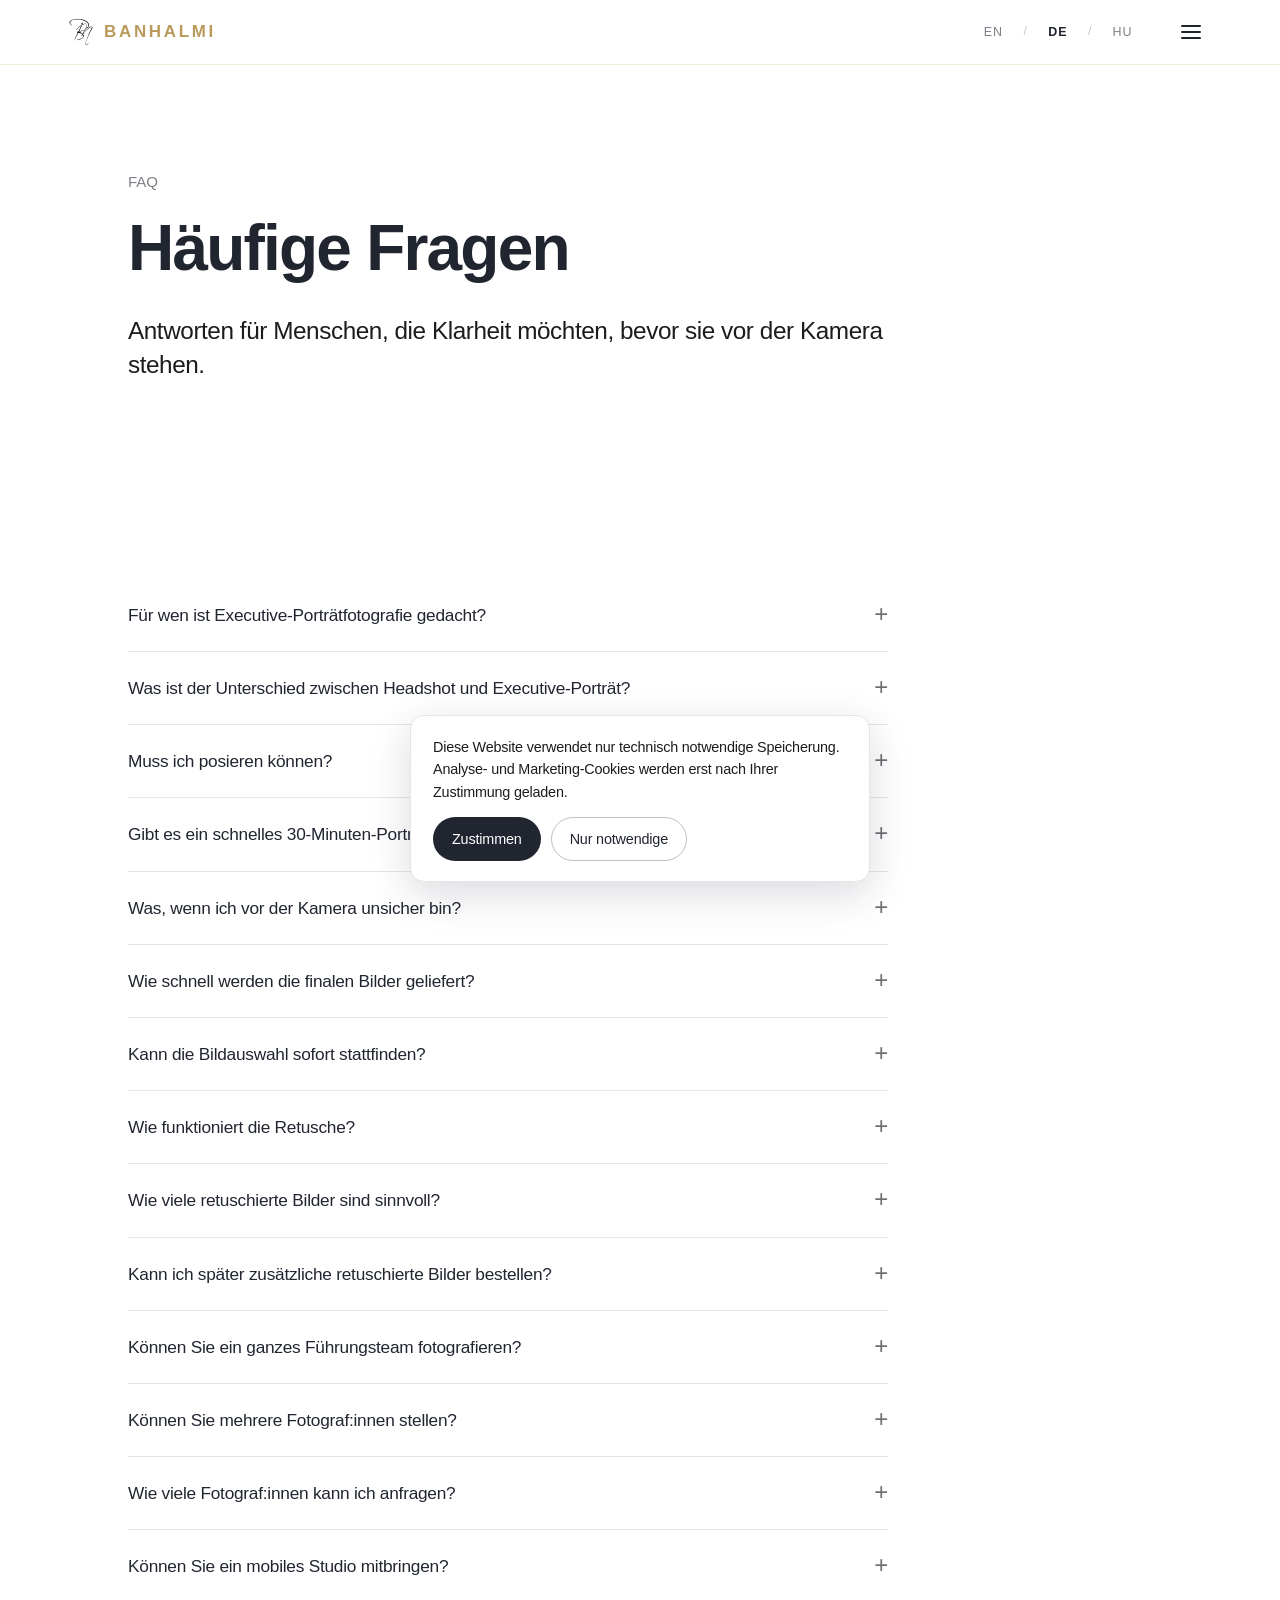
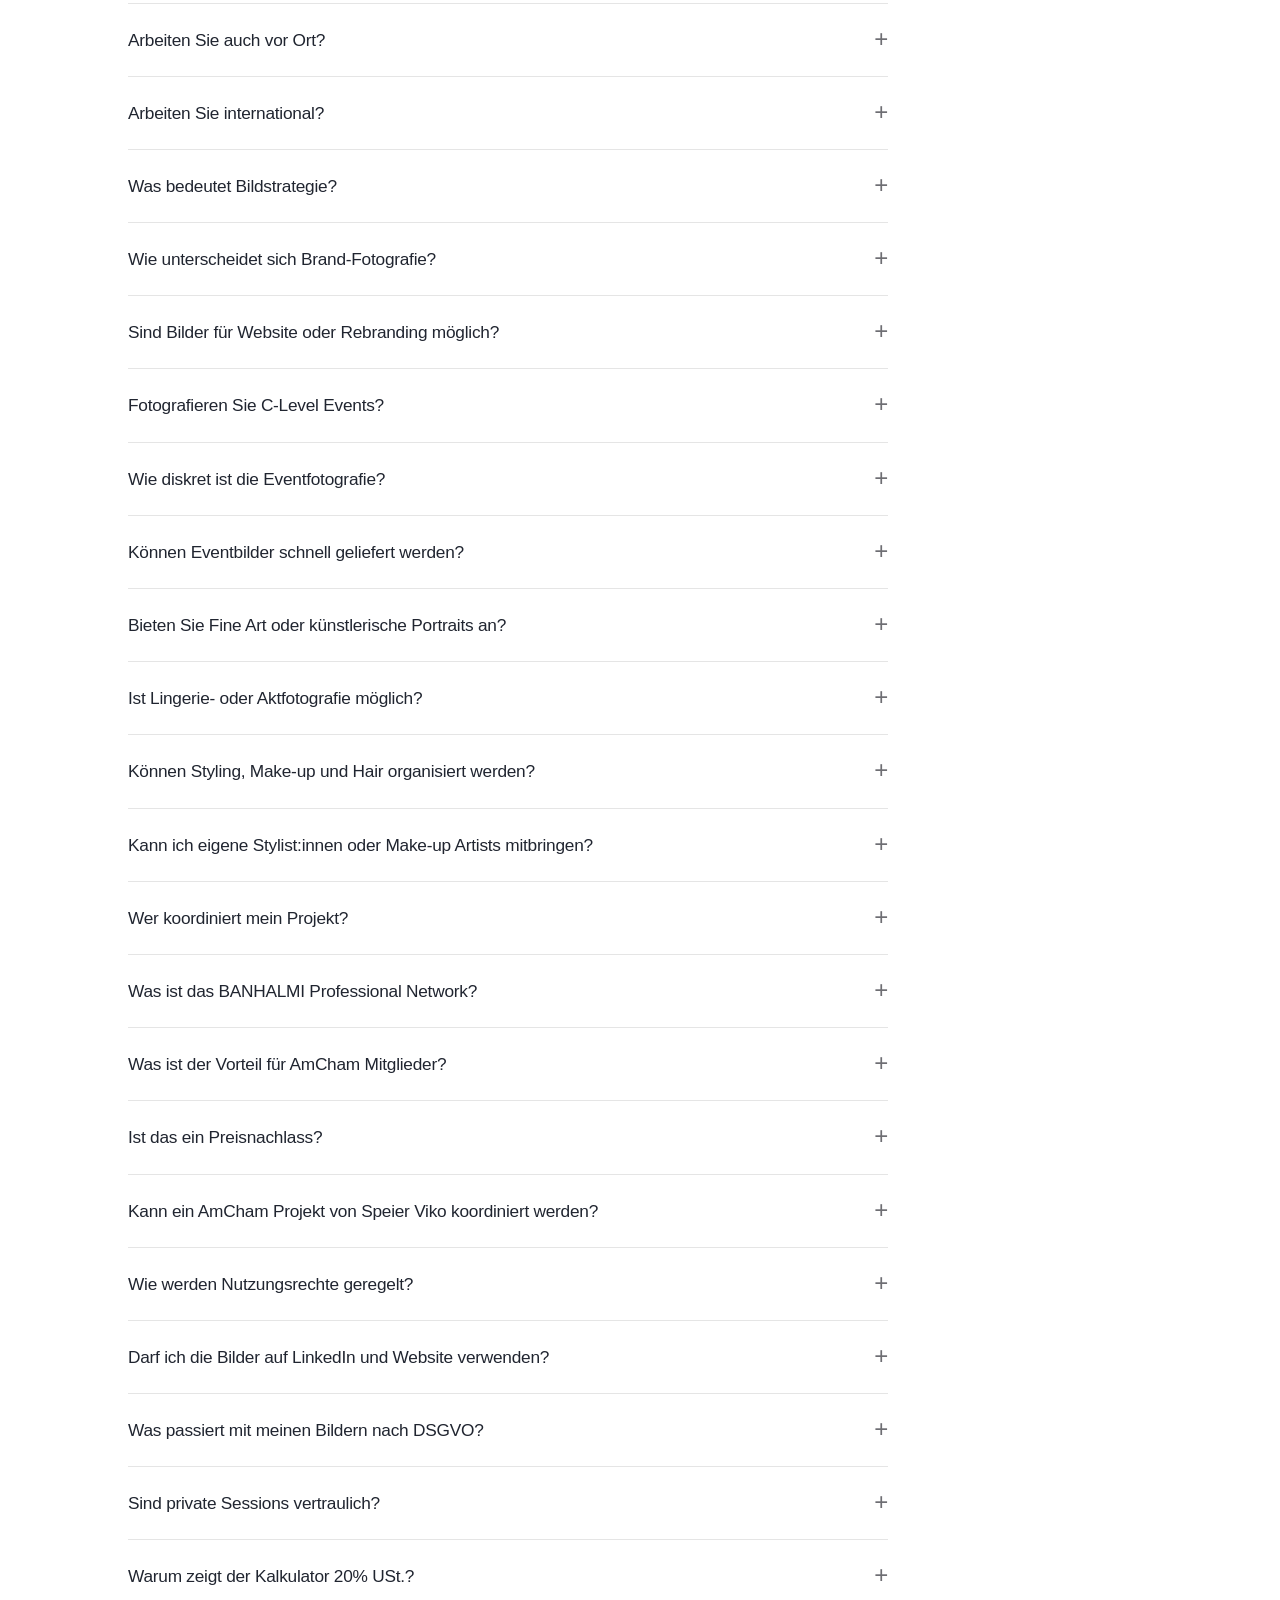
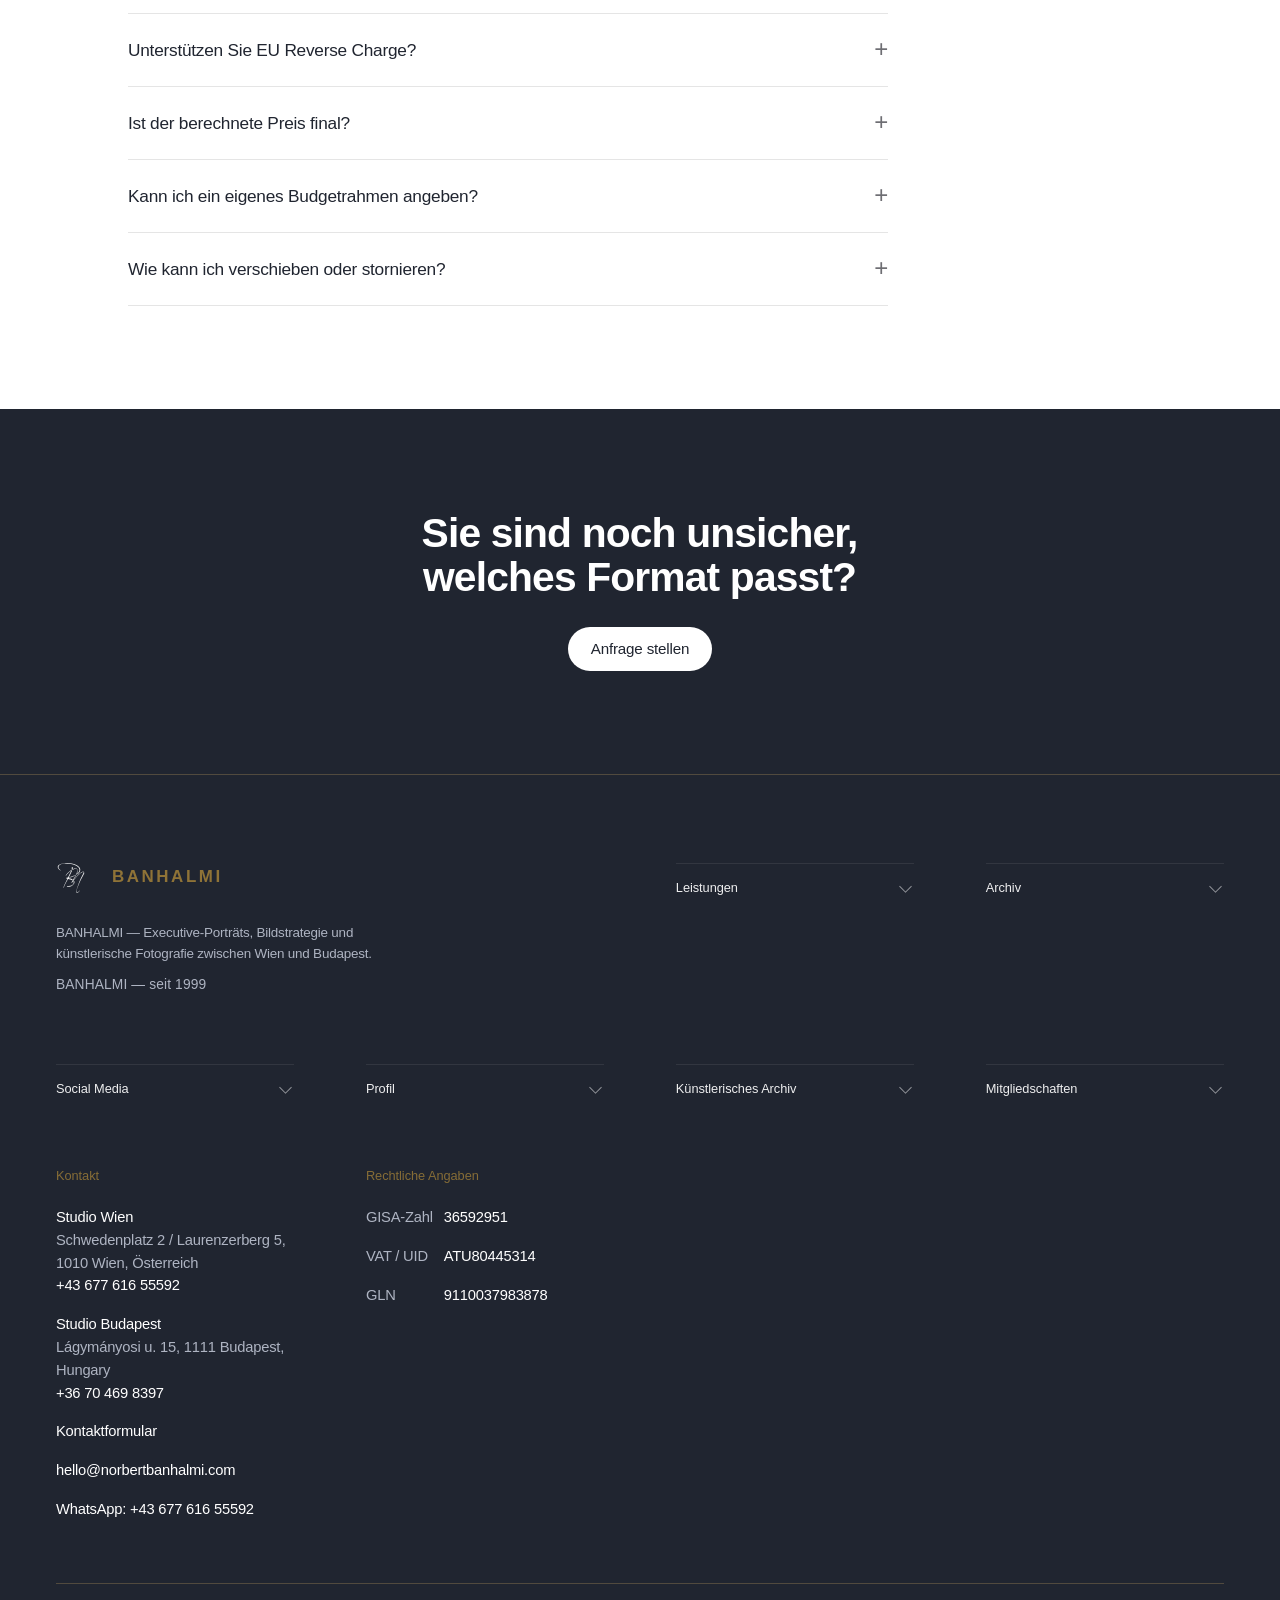
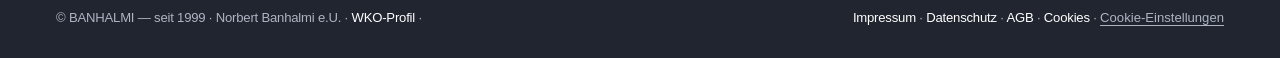
<file: faq/index.html>
<!DOCTYPE html>

<html lang="de-AT">
<head>
<meta charset="utf-8"/><meta content="strict-origin-when-cross-origin" name="referrer"/>
<meta content="width=device-width, initial-scale=1" name="viewport"/>
<title>Häufige Fragen | BANHALMI</title>
<meta content="Ausführliche Fragen und Antworten zu BANHALMI Executive Porträts, Brandfotografie, Eventfotografie, Preisen und Nutzungsrechten." name="description"/>
<link href="https://www.banhalmi.at/faq/" rel="canonical"/>
<meta content="website" property="og:type"/>
<meta content="Häufige Fragen | BANHALMI" property="og:title"/>
<meta content="Ausführliche Fragen und Antworten zu BANHALMI Executive Porträts, Brandfotografie, Eventfotografie, Preisen und Nutzungsrechten." property="og:description"/>
<meta content="https://www.banhalmi.at/faq/" property="og:url"/>
<meta content="de_AT" property="og:locale"/>
<meta content="https://www.banhalmi.at/assets/img/og/banhalmi-og.webp" property="og:image"/>
<meta content="1200" property="og:image:width"/>
<meta content="630" property="og:image:height"/>
<meta content="summary_large_image" name="twitter:card"/>
<meta content="https://www.banhalmi.at/assets/img/og/banhalmi-og.webp" name="twitter:image"/>
<link href="https://www.norbertbanhalmi.com" rel="preconnect"/>
<meta content="#ffffff" name="theme-color"/>
<meta content="light" name="color-scheme"/>
<link href="../assets/css/style.css" rel="stylesheet"/>
<script type="application/ld+json">{
  "@context": "https://schema.org",
  "@type": "WebPage",
  "@id": "https://www.banhalmi.at/faq#webpage",
  "about": {
    "@id": "https://www.banhalmi.art/norbert-banhalmi"
  },
  "isPartOf": {
    "@id": "https://www.banhalmi.at/#website"
  },
  "name": "Häufige Fragen | BANHALMI",
  "description": "Ausführliche Fragen und Antworten zu BANHALMI Executive Porträts, Brandfotografie, Eventfotografie, Preisen und Nutzungsrechten.",
  "url": "https://www.banhalmi.at/faq/"
}</script>
<link href="https://www.banhalmi.art/norbert-banhalmi?lang=de" rel="me"/>
<link href="https://www.banhalmi.art/?lang=de" rel="me"/>
<link href="https://www.vipach.at/" rel="me"/>
<script data-schema="banhalmi-ecosystem" type="application/ld+json">{
  "@context": "https://schema.org",
  "@graph": [
    {
      "@type": "WebSite",
      "@id": "https://www.banhalmi.art/?lang=de#artistic-archive",
      "name": "https://www.banhalmi.art/?lang=de",
      "url": "https://www.banhalmi.art/?lang=de",
      "inLanguage": [
        "hu",
        "en",
        "de"
      ],
      "about": {
        "@id": "https://www.banhalmi.art/norbert-banhalmi"
      },
      "description": "Zeitgenössische Fotokunst, Bücher, Ausstellungen und visuelle Forschung."
    },
    {
      "@type": "WebSite",
      "@id": "https://www.vipach.at/#community-platform",
      "name": "VIPACH",
      "url": "https://www.vipach.at/",
      "about": {
        "@id": "https://www.banhalmi.art/norbert-banhalmi"
      },
      "description": "Kreative Community, Bildung und visuelle Kultur in Wien."
    }
  ]
}</script>
<style>
/* Phase 13: clickable studio names in footer */.site-footer.footer-studio-link{color:#fff;text-decoration:none;transition:color.25s ease,opacity.25s ease;}.site-footer.footer-studio-link:hover,.site-footer.footer-studio-link:focus{color:var(--gold);opacity:.95;}
</style><meta content="Häufige Fragen | BANHALMI" name="twitter:title"/><meta content="Ausführliche Fragen und Antworten zu BANHALMI Executive Porträts, Brandfotografie, Eventfotografie, Preisen und Nutzungsrechten." name="twitter:description"/><link href="https://www.norbertbanhalmi.com/faq/" hreflang="en" rel="alternate"/><link href="https://www.banhalmi.at/faq/" hreflang="de-AT" rel="alternate"/><link href="https://www.banhalminorbert.hu/gyik/" hreflang="hu-HU" rel="alternate"/><link href="https://www.norbertbanhalmi.com/faq/" hreflang="x-default" rel="alternate"/>
<link href="/humans.txt" rel="author"/>
<link href="/llms.txt" rel="alternate" title="BANHALMI LLM summary" type="text/plain"/>
<link href="/llms-full.txt" rel="alternate" title="BANHALMI AI knowledge brief" type="text/plain"/>
<link href="/entity.jsonld" rel="alternate" title="BANHALMI entity graph" type="application/ld+json"/>
<link href="/entity-graph.json" rel="alternate" title="BANHALMI machine-readable entity graph" type="application/json"/>
<link href="/entity-graph.jsonld" rel="alternate" title="BANHALMI JSON-LD entity graph" type="application/ld+json"/>
<script type="application/ld+json">{
  "@context": "https://schema.org",
  "@type": "FAQPage",
  "@id": "https://www.banhalmi.at/faq/#faq",
  "mainEntity": [
    {
      "@type": "Question",
      "name": "Für wen ist Executive-Porträtfotografie gedacht?",
      "acceptedAnswer": {
        "@type": "Answer",
        "text": "Für Gründer:innen, C-Level-Führungskräfte, Berater:innen, Expert:innen und Teams, deren Bild oft vor dem ersten Gespräch Vertrauen schaffen muss."
      }
    },
    {
      "@type": "Question",
      "name": "Was ist der Unterschied zwischen Headshot und Executive-Porträt?",
      "acceptedAnswer": {
        "@type": "Answer",
        "text": "Ein Headshot ist ein klares berufliches Profilbild. Ein Executive-Porträt berücksichtigt zusätzlich Rolle, Publikum, Leadership Presence, Vertrauen und langfristige Nutzung."
      }
    },
    {
      "@type": "Question",
      "name": "Muss ich posieren können?",
      "acceptedAnswer": {
        "@type": "Answer",
        "text": "Nein. Die Session wird ruhig geführt. Es geht nicht um Performance, sondern darum, einen sicheren Raum für natürliche Präsenz zu schaffen."
      }
    },
    {
      "@type": "Question",
      "name": "Gibt es ein schnelles 30-Minuten-Portrait?",
      "acceptedAnswer": {
        "@type": "Answer",
        "text": "Ja. Ein fokussiertes Headshot- oder Executive-Porträt ist für Menschen geeignet, die genau wissen, was sie benötigen und effizient arbeiten möchten."
      }
    },
    {
      "@type": "Question",
      "name": "Was, wenn ich vor der Kamera unsicher bin?",
      "acceptedAnswer": {
        "@type": "Answer",
        "text": "Das ist normal. Der Prozess beginnt mit Vertrauen, nicht mit der Kamera. Ziel ist keine erzwungene Sicherheit, sondern echte Präsenz."
      }
    },
    {
      "@type": "Question",
      "name": "Wie schnell werden die finalen Bilder geliefert?",
      "acceptedAnswer": {
        "@type": "Answer",
        "text": "Ausgewählte retuschierte Bilder werden in der Regel innerhalb von 48 Stunden geliefert. Größere Projekte können durch skalierbare Workflows ebenfalls schnell umgesetzt werden."
      }
    },
    {
      "@type": "Question",
      "name": "Kann die Bildauswahl sofort stattfinden?",
      "acceptedAnswer": {
        "@type": "Answer",
        "text": "Ja. Bei vielen Portrait- und Brand-Sessions findet die Auswahl gemeinsam während oder direkt nach dem Shooting statt."
      }
    },
    {
      "@type": "Question",
      "name": "Wie funktioniert die Retusche?",
      "acceptedAnswer": {
        "@type": "Answer",
        "text": "Die Retusche bleibt sorgfältig und menschlich. Sie entfernt störende Details, ohne Charakter, Hautstruktur und Würde zu verlieren."
      }
    },
    {
      "@type": "Question",
      "name": "Wie viele retuschierte Bilder sind sinnvoll?",
      "acceptedAnswer": {
        "@type": "Answer",
        "text": "Das hängt von der Nutzung ab. Für LinkedIn reichen oft wenige Bilder, für Website, Presse oder Kampagne ist ein breiteres Set sinnvoll."
      }
    },
    {
      "@type": "Question",
      "name": "Kann ich später zusätzliche retuschierte Bilder bestellen?",
      "acceptedAnswer": {
        "@type": "Answer",
        "text": "Ja. Aus der gelieferten Auswahl können später weitere Bilder zur Retusche gewählt werden."
      }
    },
    {
      "@type": "Question",
      "name": "Können Sie ein ganzes Führungsteam fotografieren?",
      "acceptedAnswer": {
        "@type": "Answer",
        "text": "Ja. Team-Portraittage können für 6 bis 20 Personen strukturiert geplant werden. Für sofortige Retusche sind kleinere Gruppen empfehlenswert."
      }
    },
    {
      "@type": "Question",
      "name": "Können Sie mehrere Fotograf:innen stellen?",
      "acceptedAnswer": {
        "@type": "Answer",
        "text": "Ja. Je nach Auftrag kann ein einzelner Fotograf oder ein größeres Team über das BANHALMI Professional Network koordiniert werden."
      }
    },
    {
      "@type": "Question",
      "name": "Wie viele Fotograf:innen kann ich anfragen?",
      "acceptedAnswer": {
        "@type": "Answer",
        "text": "Im Anfrageformular können Sie auswählen, wie viele Fotograf:innen Sie benötigen. Wenn Sie unsicher sind, empfehlen wir die passende Teamgröße."
      }
    },
    {
      "@type": "Question",
      "name": "Können Sie ein mobiles Studio mitbringen?",
      "acceptedAnswer": {
        "@type": "Answer",
        "text": "Ja. Ein mobiles Studio kann für Teams, Konferenzen, Führungskräfte-Portraits und Corporate Events aufgebaut werden."
      }
    },
    {
      "@type": "Question",
      "name": "Arbeiten Sie auch vor Ort?",
      "acceptedAnswer": {
        "@type": "Answer",
        "text": "Ja. Shootings können im Studio Wien, Studio Budapest, im Büro, Hotel, Konferenzort oder an einem vereinbarten Ort stattfinden."
      }
    },
    {
      "@type": "Question",
      "name": "Arbeiten Sie international?",
      "acceptedAnswer": {
        "@type": "Answer",
        "text": "Ja. Der Schwerpunkt liegt auf Wien und Budapest, mit Projekten in Österreich, Ungarn, Mitteleuropa, DACH und internationalen Locations."
      }
    },
    {
      "@type": "Question",
      "name": "Was bedeutet Bildstrategie?",
      "acceptedAnswer": {
        "@type": "Answer",
        "text": "Bildstrategie bedeutet, Bilder zu schaffen, die bereits vor dem ersten Gespräch zeigen, wie eine Person, Marke oder Organisation verstanden werden soll."
      }
    },
    {
      "@type": "Question",
      "name": "Wie unterscheidet sich Brand Fotografie?",
      "acceptedAnswer": {
        "@type": "Answer",
        "text": "Brand Fotografie umfasst Menschen, Räume, Details, Atmosphäre und visuelle Hinweise. Sie zeigt nicht nur, wer Sie sind, sondern wie Ihre Marke erinnert werden soll."
      }
    },
    {
      "@type": "Question",
      "name": "Sind Bilder für Website oder Rebranding möglich?",
      "acceptedAnswer": {
        "@type": "Answer",
        "text": "Ja. Brand und Visual Positioning eignen sich besonders für Websites, Pressematerial, LinkedIn, Kampagnen und Investor Communication."
      }
    },
    {
      "@type": "Question",
      "name": "Fotografieren Sie C-Level Events?",
      "acceptedAnswer": {
        "@type": "Answer",
        "text": "Ja. Dazu gehören Leadership Summits, Board Meetings, Empfänge, Corporate-Diplomacy-Formate und private Executive Events."
      }
    },
    {
      "@type": "Question",
      "name": "Wie diskret ist die Eventfotografie?",
      "acceptedAnswer": {
        "@type": "Answer",
        "text": "Diskretion ist zentral. Die Fotografie dokumentiert den Moment, ohne den Raum oder die Menschen darin zu stören."
      }
    },
    {
      "@type": "Question",
      "name": "Können Eventbilder schnell geliefert werden?",
      "acceptedAnswer": {
        "@type": "Answer",
        "text": "Ja. Bei Bedarf kann eine schnelle erste Auswahl geliefert werden. Die finale Übergabe richtet sich nach Größe und Kommunikationsbedarf des Events."
      }
    },
    {
      "@type": "Question",
      "name": "Bieten Sie Fine Art oder künstlerische Portraits an?",
      "acceptedAnswer": {
        "@type": "Answer",
        "text": "Ja. Fine-Art-Aufträge folgen einem ruhigeren, persönlicheren Rhythmus mit besonderem Fokus auf Vertrauen, Körper, Präsenz und Würde."
      }
    },
    {
      "@type": "Question",
      "name": "Ist Lingerie- oder Aktfotografie möglich?",
      "acceptedAnswer": {
        "@type": "Answer",
        "text": "Ja, ausschließlich in einem respektvollen Fine-Art-Kontext mit klarer Zustimmung, Privatsphäre und vorher vereinbarten Grenzen."
      }
    },
    {
      "@type": "Question",
      "name": "Können Styling, Make-up und Hair organisiert werden?",
      "acceptedAnswer": {
        "@type": "Answer",
        "text": "Ja. Stylist:in, Make-up Artist und Hair können als zusätzliche Leistungen organisiert werden."
      }
    },
    {
      "@type": "Question",
      "name": "Kann ich eigene Stylist:innen oder Make-up Artists mitbringen?",
      "acceptedAnswer": {
        "@type": "Answer",
        "text": "Ja. Sie können Ihr eigenes Team mitbringen oder Empfehlungen aus dem BANHALMI Netzwerk erhalten."
      }
    },
    {
      "@type": "Question",
      "name": "Wer koordiniert mein Projekt?",
      "acceptedAnswer": {
        "@type": "Answer",
        "text": "Je nach Projekt kann die Koordination durch Norbert Banhalmi, ein dediziertes Mitglied des BANHALMI Teams oder bei ausgewählten internationalen Business-Projekten durch Speier Viko erfolgen."
      }
    },
    {
      "@type": "Question",
      "name": "Was ist das BANHALMI Professional Network?",
      "acceptedAnswer": {
        "@type": "Answer",
        "text": "Ein sorgfältig aufgebautes Netzwerk aus nahezu fünfzig Fotograf:innen, Retuscheur:innen und visuellen Fachleuten in Wien, Budapest und internationalen Locations."
      }
    },
    {
      "@type": "Question",
      "name": "Was ist der Vorteil für AmCham Mitglieder?",
      "acceptedAnswer": {
        "@type": "Answer",
        "text": "Mitglieder einer American Chamber of Commerce erhalten 50% mehr professionell retuschierte Bilder als im gewählten Paket enthalten, ohne zusätzliche Kosten."
      }
    },
    {
      "@type": "Question",
      "name": "Ist das ein Preisnachlass?",
      "acceptedAnswer": {
        "@type": "Answer",
        "text": "Nein. Es handelt sich nicht um einen Rabatt, sondern um einen zusätzlichen Leistungswert im Rahmen des BANHALMI Professional Network."
      }
    },
    {
      "@type": "Question",
      "name": "Kann ein AmCham Projekt von Speier Viko koordiniert werden?",
      "acceptedAnswer": {
        "@type": "Answer",
        "text": "Ausgewählte internationale Business-Projekte können über das internationale Netzwerk koordiniert werden und je nach Anforderungen Speier Viko einbeziehen."
      }
    },
    {
      "@type": "Question",
      "name": "Wie werden Nutzungsrechte geregelt?",
      "acceptedAnswer": {
        "@type": "Answer",
        "text": "Nutzungsrechte hängen von Projekt, Medium, Dauer und Gebiet ab. Sie werden im finalen Angebot eindeutig geklärt."
      }
    },
    {
      "@type": "Question",
      "name": "Darf ich die Bilder auf LinkedIn und Website verwenden?",
      "acceptedAnswer": {
        "@type": "Answer",
        "text": "Ja, wenn dies in den vereinbarten Nutzungsrechten enthalten ist. Executive-Pakete decken typischerweise LinkedIn, Website, Presse und berufliche Profile ab."
      }
    },
    {
      "@type": "Question",
      "name": "Was passiert mit meinen Bildern nach DSGVO?",
      "acceptedAnswer": {
        "@type": "Answer",
        "text": "Bilder und personenbezogene Daten werden vertraulich und nur für den vereinbarten Zweck verarbeitet. Veröffentlichung erfolgt nur mit Zustimmung."
      }
    },
    {
      "@type": "Question",
      "name": "Sind private Sessions vertraulich?",
      "acceptedAnswer": {
        "@type": "Answer",
        "text": "Ja. Private, Fine-Art- und Executive-Sessions werden diskret behandelt. Bilder werden nicht ohne ausdrückliche Erlaubnis veröffentlicht."
      }
    },
    {
      "@type": "Question",
      "name": "Warum zeigt der Kalkulator 20% USt.?",
      "acceptedAnswer": {
        "@type": "Answer",
        "text": "Die Standardschätzung enthält österreichische Umsatzsteuer. Wenn Reverse Charge anwendbar ist, kann das System vorläufig mit 0% USt. rechnen."
      }
    },
    {
      "@type": "Question",
      "name": "Unterstützen Sie EU Reverse Charge?",
      "acceptedAnswer": {
        "@type": "Answer",
        "text": "Ja. EU-Unternehmen außerhalb Österreichs können bei gültiger UID-Nummer und Unternehmensdaten für Reverse Charge geeignet sein."
      }
    },
    {
      "@type": "Question",
      "name": "Ist der berechnete Preis final?",
      "acceptedAnswer": {
        "@type": "Answer",
        "text": "Nein. Es ist eine Vorkalkulation. Das finale Angebot hängt von Umfang, Ort, Termin, Nutzungsrechten und Produktionsanforderungen ab."
      }
    },
    {
      "@type": "Question",
      "name": "Kann ich ein eigenes Budget angeben?",
      "acceptedAnswer": {
        "@type": "Answer",
        "text": "Ja. Im Anfrageformular können Sie beschreiben, was Sie benötigen, wo und wann es stattfinden soll und mit welchem Budgetrahmen Sie planen."
      }
    },
    {
      "@type": "Question",
      "name": "Wie kann ich verschieben oder stornieren?",
      "acceptedAnswer": {
        "@type": "Answer",
        "text": "Bitte melden Sie sich so früh wie möglich. Verschieben ist meist einfacher als Stornieren, besonders wenn Studio, Assistenz oder Styling gebucht sind."
      }
    }
  ]
}</script><meta content="https://www.banhalmi.at/assets/img/og/banhalmi-og.webp" property="og:image:secure_url"/><meta content="image/webp" property="og:image:type"/><meta content="Norbert Banhalmi – Executive-Porträt Artist und Stratege für Bildstrategie" property="og:image:alt"/><meta content="Norbert Banhalmi – Executive-Porträt Artist und Stratege für Bildstrategie" name="twitter:image:alt"/><link href="../assets/img/brand/favicon.svg" rel="icon" type="image/svg+xml"/><link href="../assets/img/brand/favicon.ico" rel="alternate icon" sizes="any"/><link href="../assets/img/brand/favicon-32x32.png" rel="icon" sizes="32x32" type="image/png"/><link href="../assets/img/brand/favicon-16x16.png" rel="icon" sizes="16x16" type="image/png"/><link href="../assets/img/brand/apple-touch-icon.png" rel="apple-touch-icon" sizes="180x180"/><link color="#000000" href="../assets/img/brand/safari-pinned-tab.svg" rel="mask-icon"/><link href="../site.webmanifest" rel="manifest"/> <link href="/pricing.json" rel="alternate" title="BANHALMI pricing logic" type="application/json"/>
<link href="/entity.jsonld" rel="alternate" title="BANHALMI entity graph" type="application/ld+json"/>
<link href="/entity-graph.jsonld" rel="alternate" title="BANHALMI full entity graph" type="application/ld+json"/>
</head>
<body>
<a class="skip-link" href="#main">Zum Inhalt springen</a>
<script type="application/ld+json">{
  "@context": "https://schema.org",
  "@type": "BreadcrumbList",
  "itemListElement": [
    {
      "@type": "ListItem",
      "position": 1,
      "name": "Startseite",
      "item": "https://www.banhalmi.at/"
    },
    {
      "@type": "ListItem",
      "position": 2,
      "name": "Häufige Fragen",
      "item": "https://www.banhalmi.at/faq/"
    }
  ],
  "@id": "https://www.banhalmi.at/faq#breadcrumb"
}</script><header class="site-header">
<div class="wrap">
<nav aria-label="Main" class="nav">
<a class="brand" href="/"><img alt="" aria-hidden="true" class="brand-logo" decoding="async" height="26" loading="lazy" src="../assets/img/brand/banhalmi-logo-black-transparent.svg" width="26"/><span class="brand-word">BANHALMI</span></a>
<ul class="nav-links">
<li><a href="/about/">Über mich</a></li>
<li><a href="https://www.banhalmi.art/?lang=de#gallery" rel="me">Galerie</a></li>
<li><a href="/portrait/">Executive-Porträt</a></li>
<li><a href="/lifestyle/">Brand-Fotografie</a></li>
<li><a href="/event-photography/">C-Level Events</a></li>
<li><a href="/glamour/">Fine Art</a></li>
<li><a href="/faq/">FAQ</a></li>
<li><a href="/kontakt/">Kontakt</a></li>
<li><a class="nav-cta" href="/requestaquote/">Anfrage</a></li>
</ul>
<div aria-label="Language" class="lang-switch"><a class="" href="https://www.norbertbanhalmi.com/faq/" hreflang="en">EN</a><span class="sep">/</span><a class="active" href="https://www.banhalmi.at/faq/" hreflang="de-AT">DE</a><span class="sep">/</span><a class="" href="https://www.banhalminorbert.hu/gyik/" hreflang="hu-HU">HU</a></div>
<button aria-expanded="false" aria-label="Menü" class="menu-btn">
<span></span><span></span><span></span>
</button>
</nav>
</div>
</header>
<main id="main"><section class="hero"><div class="wrap"><p class="eyebrow">FAQ</p><h1>Häufige Fragen</h1><div class="lead"><p>Antworten für Menschen, die Klarheit möchten, bevor sie vor der Kamera stehen.</p></div></div></section><section><div class="wrap"><div class="faq reveal"><details><summary>Für wen ist Executive-Porträtfotografie gedacht?</summary><p>Für Gründer:innen, C-Level-Führungskräfte, Berater:innen, Expert:innen und Teams, deren Bild oft vor dem ersten Gespräch Vertrauen schaffen muss.</p></details><details><summary>Was ist der Unterschied zwischen Headshot und Executive-Porträt?</summary><p>Ein Headshot ist ein klares berufliches Profilbild. Ein Executive-Porträt berücksichtigt zusätzlich Rolle, Publikum, Leadership Presence, Vertrauen und langfristige Nutzung.</p></details><details><summary>Muss ich posieren können?</summary><p>Nein. Die Session wird ruhig geführt. Es geht nicht um Performance, sondern darum, einen sicheren Raum für natürliche Präsenz zu schaffen.</p></details><details><summary>Gibt es ein schnelles 30-Minuten-Portrait?</summary><p>Ja. Ein fokussiertes Headshot- oder Executive-Porträt ist für Menschen geeignet, die genau wissen, was sie benötigen und effizient arbeiten möchten.</p></details><details><summary>Was, wenn ich vor der Kamera unsicher bin?</summary><p>Das ist normal. Der Prozess beginnt mit Vertrauen, nicht mit der Kamera. Ziel ist keine erzwungene Sicherheit, sondern echte Präsenz.</p></details><details><summary>Wie schnell werden die finalen Bilder geliefert?</summary><p>Ausgewählte retuschierte Bilder werden in der Regel innerhalb von 48 Stunden geliefert. Größere Projekte können durch skalierbare Workflows ebenfalls schnell umgesetzt werden.</p></details><details><summary>Kann die Bildauswahl sofort stattfinden?</summary><p>Ja. Bei vielen Portrait- und Brand-Sessions findet die Auswahl gemeinsam während oder direkt nach dem Shooting statt.</p></details><details><summary>Wie funktioniert die Retusche?</summary><p>Die Retusche bleibt sorgfältig und menschlich. Sie entfernt störende Details, ohne Charakter, Hautstruktur und Würde zu verlieren.</p></details><details><summary>Wie viele retuschierte Bilder sind sinnvoll?</summary><p>Das hängt von der Nutzung ab. Für LinkedIn reichen oft wenige Bilder, für Website, Presse oder Kampagne ist ein breiteres Set sinnvoll.</p></details><details><summary>Kann ich später zusätzliche retuschierte Bilder bestellen?</summary><p>Ja. Aus der gelieferten Auswahl können später weitere Bilder zur Retusche gewählt werden.</p></details><details><summary>Können Sie ein ganzes Führungsteam fotografieren?</summary><p>Ja. Team-Portraittage können für 6 bis 20 Personen strukturiert geplant werden. Für sofortige Retusche sind kleinere Gruppen empfehlenswert.</p></details><details><summary>Können Sie mehrere Fotograf:innen stellen?</summary><p>Ja. Je nach Auftrag kann ein einzelner Fotograf oder ein größeres Team über das BANHALMI Professional Network koordiniert werden.</p></details><details><summary>Wie viele Fotograf:innen kann ich anfragen?</summary><p>Im Anfrageformular können Sie auswählen, wie viele Fotograf:innen Sie benötigen. Wenn Sie unsicher sind, empfehlen wir die passende Teamgröße.</p></details><details><summary>Können Sie ein mobiles Studio mitbringen?</summary><p>Ja. Ein mobiles Studio kann für Teams, Konferenzen, Führungskräfte-Portraits und Corporate Events aufgebaut werden.</p></details><details><summary>Arbeiten Sie auch vor Ort?</summary><p>Ja. Shootings können im Studio Wien, Studio Budapest, im Büro, Hotel, Konferenzort oder an einem vereinbarten Ort stattfinden.</p></details><details><summary>Arbeiten Sie international?</summary><p>Ja. Der Schwerpunkt liegt auf Wien und Budapest, mit Projekten in Österreich, Ungarn, Mitteleuropa, DACH und internationalen Orts.</p></details><details><summary>Was bedeutet Bildstrategie?</summary><p>Bildstrategie bedeutet, Bilder zu schaffen, die bereits vor dem ersten Gespräch zeigen, wie eine Person, Marke oder Organisation verstanden werden soll.</p></details><details><summary>Wie unterscheidet sich Brand-Fotografie?</summary><p>Brand-Fotografie umfasst Menschen, Räume, Details, Atmosphäre und visuelle Hinweise. Sie zeigt nicht nur, wer Sie sind, sondern wie Ihre Marke erinnert werden soll.</p></details><details><summary>Sind Bilder für Website oder Rebranding möglich?</summary><p>Ja. Brand und Visual Positioning eignen sich besonders für Websites, Pressematerial, LinkedIn, Kampagnen und Investor Communication.</p></details><details><summary>Fotografieren Sie C-Level Events?</summary><p>Ja. Dazu gehören Leadership Summits, Board Meetings, Empfänge, Corporate-Diplomacy-Formate und private Executive Events.</p></details><details><summary>Wie diskret ist die Eventfotografie?</summary><p>Diskretion ist zentral. Die Fotografie dokumentiert den Moment, ohne den Raum oder die Menschen darin zu stören.</p></details><details><summary>Können Eventbilder schnell geliefert werden?</summary><p>Ja. Bei Bedarf kann eine schnelle erste Auswahl geliefert werden. Die finale Übergabe richtet sich nach Größe und Kommunikationsbedarf des Events.</p></details><details><summary>Bieten Sie Fine Art oder künstlerische Portraits an?</summary><p>Ja. Fine-Art-Aufträge folgen einem ruhigeren, persönlicheren Rhythmus mit besonderem Fokus auf Vertrauen, Körper, Präsenz und Würde.</p></details><details><summary>Ist Lingerie- oder Aktfotografie möglich?</summary><p>Ja, ausschließlich in einem respektvollen Fine-Art-Kontext mit klarer Zustimmung, Privatsphäre und vorher vereinbarten Grenzen.</p></details><details><summary>Können Styling, Make-up und Hair organisiert werden?</summary><p>Ja. Stylist:in, Make-up Artist und Hair können als zusätzliche Leistungen organisiert werden.</p></details><details><summary>Kann ich eigene Stylist:innen oder Make-up Artists mitbringen?</summary><p>Ja. Sie können Ihr eigenes Team mitbringen oder Empfehlungen aus dem BANHALMI Netzwerk erhalten.</p></details><details><summary>Wer koordiniert mein Projekt?</summary><p>Je nach Projekt kann die Koordination durch Norbert Banhalmi, ein dediziertes Mitglied des BANHALMI Teams oder bei ausgewählten internationalen Business-Projekten durch Speier Viko erfolgen.</p></details><details><summary>Was ist das BANHALMI Professional Network?</summary><p>Ein sorgfältig aufgebautes Netzwerk aus nahezu fünfzig Fotograf:innen, Retuscheur:innen und visuellen Fachleuten in Wien, Budapest und internationalen Orts.</p></details><details><summary>Was ist der Vorteil für AmCham Mitglieder?</summary><p>Mitglieder einer American Chamber of Commerce erhalten 50% mehr professionell retuschierte Bilder als im gewählten Paket enthalten, ohne zusätzliche Kosten.</p></details><details><summary>Ist das ein Preisnachlass?</summary><p>Nein. Es handelt sich nicht um einen Rabatt, sondern um einen zusätzlichen Leistungswert im Rahmen des BANHALMI Professional Network.</p></details><details><summary>Kann ein AmCham Projekt von Speier Viko koordiniert werden?</summary><p>Ausgewählte internationale Business-Projekte können über das internationale Netzwerk koordiniert werden und je nach Anforderungen Speier Viko einbeziehen.</p></details><details><summary>Wie werden Nutzungsrechte geregelt?</summary><p>Nutzungsrechte hängen von Projekt, Medium, Dauer und Gebiet ab. Sie werden im finalen Angebot eindeutig geklärt.</p></details><details><summary>Darf ich die Bilder auf LinkedIn und Website verwenden?</summary><p>Ja, wenn dies in den vereinbarten Nutzungsrechten enthalten ist. Executive-Pakete decken typischerweise LinkedIn, Website, Presse und berufliche Profile ab.</p></details><details><summary>Was passiert mit meinen Bildern nach DSGVO?</summary><p>Bilder und personenbezogene Daten werden vertraulich und nur für den vereinbarten Zweck verarbeitet. Veröffentlichung erfolgt nur mit Zustimmung.</p></details><details><summary>Sind private Sessions vertraulich?</summary><p>Ja. Private, Fine-Art- und Executive-Sessions werden diskret behandelt. Bilder werden nicht ohne ausdrückliche Erlaubnis veröffentlicht.</p></details><details><summary>Warum zeigt der Kalkulator 20% USt.?</summary><p>Die Standardschätzung enthält österreichische Umsatzsteuer. Wenn Reverse Charge anwendbar ist, kann das System vorläufig mit 0% USt. rechnen.</p></details><details><summary>Unterstützen Sie EU Reverse Charge?</summary><p>Ja. EU-Unternehmen außerhalb Österreichs können bei gültiger UID-Nummer und Unternehmensdaten für Reverse Charge geeignet sein.</p></details><details><summary>Ist der berechnete Preis final?</summary><p>Nein. Es ist eine Vorkalkulation. Das finale Angebot hängt von Umfang, Ort, Termin, Nutzungsrechten und Produktionsanforderungen ab.</p></details><details><summary>Kann ich ein eigenes Budgetrahmen angeben?</summary><p>Ja. Im Anfrageformular können Sie beschreiben, was Sie benötigen, wo und wann es stattfinden soll und mit welchem Budgetrahmen Sie planen.</p></details><details><summary>Wie kann ich verschieben oder stornieren?</summary><p>Bitte melden Sie sich so früh wie möglich. Verschieben ist meist einfacher als Stornieren, besonders wenn Studio, Assistenz oder Styling gebucht sind.</p></details></div></div></section><section class="cta-band"><div class="wrap"><h2>Sie sind noch unsicher, welches Format passt?</h2><a class="btn btn-primary" href="/requestaquote/">Anfrage stellen</a></div></section></main>
<footer class="site-footer">
<div class="wrap">
<div class="footer-grid">
<div class="footer-brand-col">
<a class="brand" href="/"><img alt="" aria-hidden="true" class="brand-logo" decoding="async" height="26" loading="lazy" src="../assets/img/brand/banhalmi-logo-black-transparent.svg" width="26"/><span class="brand-word">BANHALMI</span></a>
<p class="footer-entity">BANHALMI — Executive-Porträts, Bildstrategie und künstlerische Fotografie zwischen Wien und Budapest. <span class="footer-since">BANHALMI — seit 1999</span></p>
</div><details class="footer-accordion"><summary>Leistungen</summary><ul><li><a href="/portrait/">Executive-Porträts</a></li><li><a href="/lifestyle/">Brand-Fotografie</a></li><li><a href="/event-photography/">C-Level-Eventfotografie</a></li><li><a href="/glamour/">Fine-Art-Fotografie</a></li><li><a href="/requestaquote/">Anfrage</a></li></ul></details><details class="footer-accordion"><summary>Archiv</summary><ul><li><a href="https://www.banhalmi.art/?lang=de#gallery" rel="me">Galerie</a></li><li><a href="https://www.banhalmi.art/?lang=de">banhalmi.art</a></li><li><a href="https://www.banhalmi.art/konyveim?lang=de">Books</a></li><li><a href="https://www.banhalmi.art/fotokiallitasok?lang=de">Exhibitions</a></li><li><a href="https://www.banhalmi.art/mediamegjelenesek?lang=de">Media</a></li><li><a href="https://www.banhalmi.art/curators?lang=de">Curators</a></li><li><a href="https://www.vipach.at/">VIPACH</a></li></ul></details><details class="footer-accordion"><summary>Social Media</summary><ul><li><a href="https://www.linkedin.com/in/norbertbanhalmi/">LinkedIn</a></li><li><a href="https://www.facebook.com/banhalmi.norbert">Facebook</a></li><li><a href="https://www.instagram.com/norbert.banhalmi/">Instagram</a></li><li><a href="https://hu.pinterest.com/norbertbanhalmi/">Pinterest</a></li><li><a href="https://www.youtube.com/playlist?list=PLwsdxt-KFeDgsRO_a_fSUTJ3RZvivWRgr">YouTube</a></li><li><a href="https://www.flickr.com/photos/vipach/albums">Flickr / VIPACH</a></li><li><a href="https://hu.wikipedia.org/wiki/B%C3%A1nhalmi_Norbert">Wikipedia</a></li><li><a href="https://www.wikidata.org/wiki/Q56391118">Wikidata</a></li><li><a href="https://commons.wikimedia.org/wiki/File:Norbert-Banhalmi-self-portrait.jpg">Wikimedia Commons</a></li></ul></details>
<details class="footer-accordion"><summary>Profil</summary><ul><li><a href="/about/">Über Norbert Banhalmi</a></li><li><a href="https://www.banhalmi.art/mediamegjelenesek?lang=de">Medien &amp; Publikationen</a></li><li><a href="https://www.banhalmi.art/fotokiallitasok?lang=de">Bücher &amp; Ausstellungen</a></li></ul></details>
<details class="footer-accordion" data-ecosystem-footer="banhalmi-art"><summary>Künstlerisches Archiv</summary><ul><li><a href="https://www.banhalmi.art/?lang=de" rel="me">banhalmi.art</a><br/><span>Zeitgenössische Fotokunst, Bücher, Ausstellungen und visuelle Forschung.</span></li><li><a href="https://www.vipach.at/" rel="me">VIPACH</a><br/><span>Kreative Community, Bildung und visuelle Kultur in Wien.</span></li></ul></details>
<details class="footer-accordion"><summary>Mitgliedschaften</summary><ul><li><a href="https://firmen.wko.at/norbert-banhalmi-executive-portr%C3%A4t-und-visuelle-positionieru/wien/?firmaid=12bd142c-5fcf-4457-9a90-47fbff162b40&amp;standortid=1&amp;standortname=wien%20%28bundesland%29&amp;suchbegriff=norbert%20banhalmi%20executive%20portr%C3%A4t%20und%20visuelle%20positionieru" rel="me">WKO</a></li><li><a href="https://amcham.at/yearbook-2026/#members" rel="me">AmCham Austria</a></li><li><a href="https://www.milcclub.com/ambassadors" rel="me">OM SYSTEM Ambassador</a></li><li><a href="https://www.mfvsz.com/" rel="me">Weltverband Ungarischer Fotokünstler</a></li><li><a href="https://www.wko.at/oe/gewerbe-handwerk/berufsfotografie/start" rel="me">Berufsfotografie Österreich / WKO</a></li></ul></details>
<div><h4>Kontakt</h4><ul class="footer-contact-list">
<li><strong><a class="footer-studio-link" href="https://maps.app.goo.gl/QsMeDA8Bgq5yKxAo8">Studio Wien</a></strong><br/>Schwedenplatz 2 / Laurenzerberg 5, 1010 Wien, Österreich<br/><a href="tel:+4367761655592">+43 677 616 55592</a></li>
<li><strong><a class="footer-studio-link" href="https://maps.app.goo.gl/nEvcjbCA1wmgQtXJA">Studio Budapest</a></strong><br/>Lágymányosi u. 15, 1111 Budapest, Hungary<br/><a href="tel:+36704698397">+36 70 469 8397</a></li>
<li><a href="/kontakt/">Kontaktformular</a></li>
<li><a href="mailto:hello@norbertbanhalmi.com">hello@norbertbanhalmi.com</a></li>
<li><a href="https://wa.me/4367761655592">WhatsApp: +43 677 616 55592</a></li>
</ul></div><div><h4>Rechtliche Angaben</h4><ul class="footer-legal-list"><li><span>GISA-Zahl</span> <strong>36592951</strong></li><li><span>VAT / UID</span> <strong>ATU80445314</strong></li><li><span>GLN</span> <strong>9110037983878</strong></li></ul></div></div>
<div class="footer-bottom">
<span>© BANHALMI — seit 1999 · Norbert Banhalmi e.U. · <a href="https://firmen.wko.at/norbert-banhalmi-executive-portr%C3%A4t-und-visuelle-positionieru/wien/?firmaid=12bd142c-5fcf-4457-9a90-47fbff162b40&amp;standortid=1&amp;standortname=wien%20%28bundesland%29&amp;suchbegriff=norbert%20banhalmi%20executive%20portr%C3%A4t%20und%20visuelle%20positionieru" rel="me">WKO-Profil</a> · </span>
<span><a href="/impressum/">Impressum</a> · <a href="/privacy-policy/">Datenschutz</a> · <a href="/terms-conditions/">AGB</a> · <a href="/cookie-policy/">Cookies</a> · <button class="footer-cookie-settings" data-cookie-settings="" type="button">Cookie-Einstellungen</button></span>
</div></div>
</footer>
<div aria-label="Cookies" aria-live="polite" class="cookie" role="dialog">
<p>Diese Website verwendet nur technisch notwendige Speicherung. Analyse- und Marketing-Cookies werden erst nach Ihrer Zustimmung geladen.</p>
<div class="cookie-actions">
<button class="btn btn-primary" data-accept="">Zustimmen</button>
<button class="btn btn-ghost" data-decline="">Nur notwendige</button>
</div>
</div>
<script defer="" src="../assets/js/site-config.js"></script><script defer="" src="../assets/js/main.js"></script>
</body>
</html>
</file>
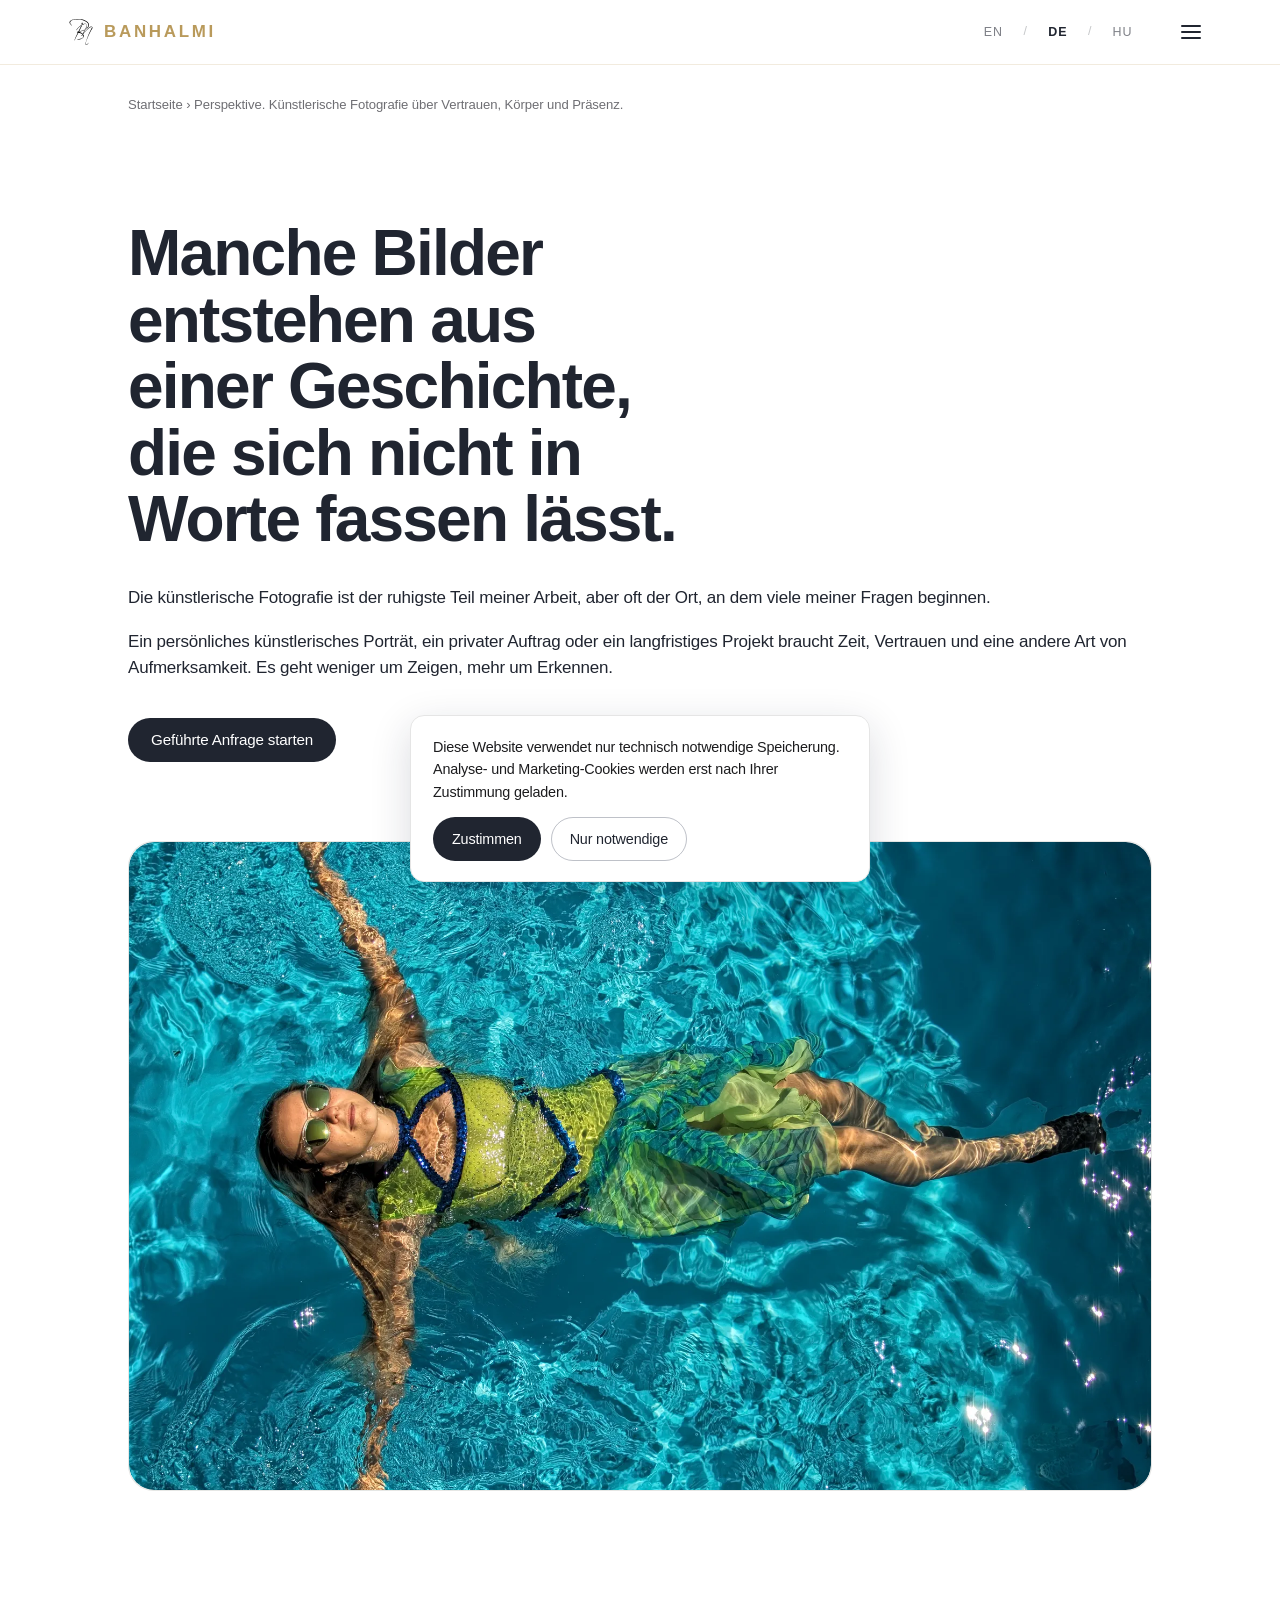
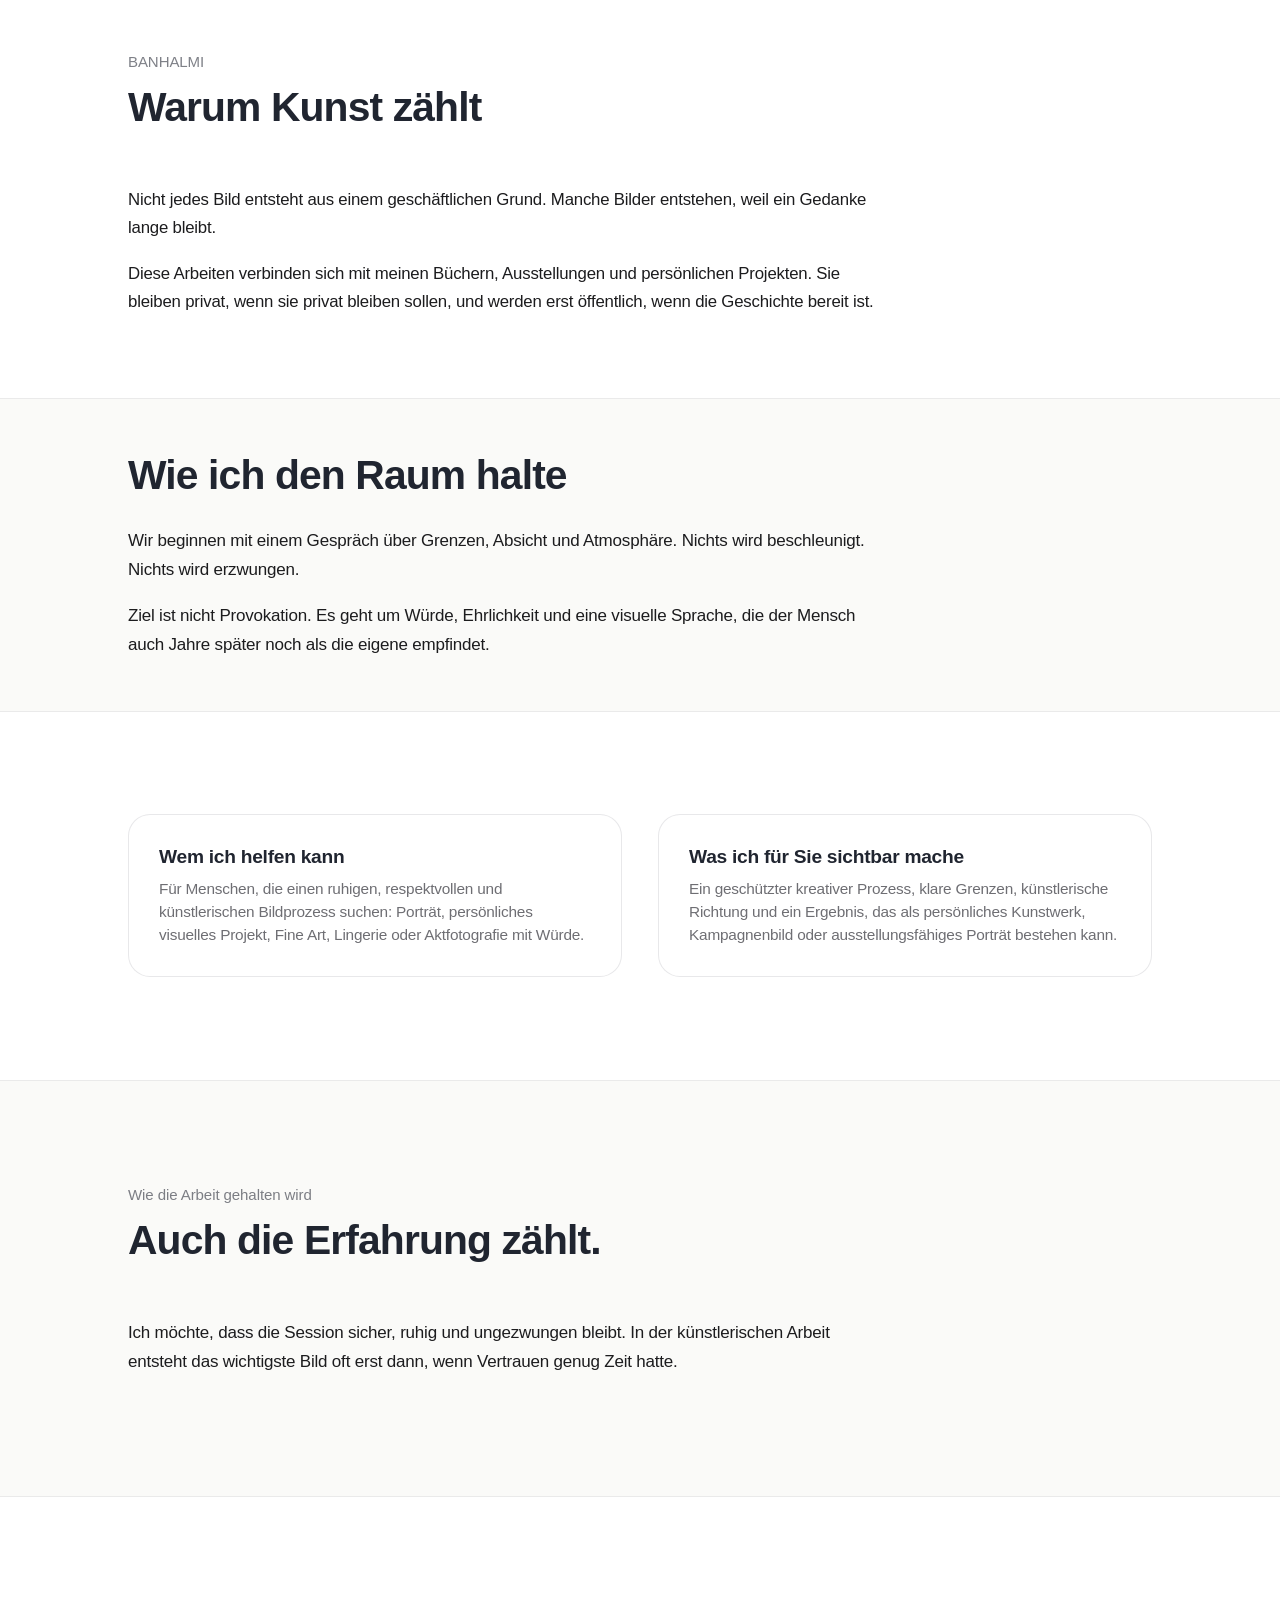
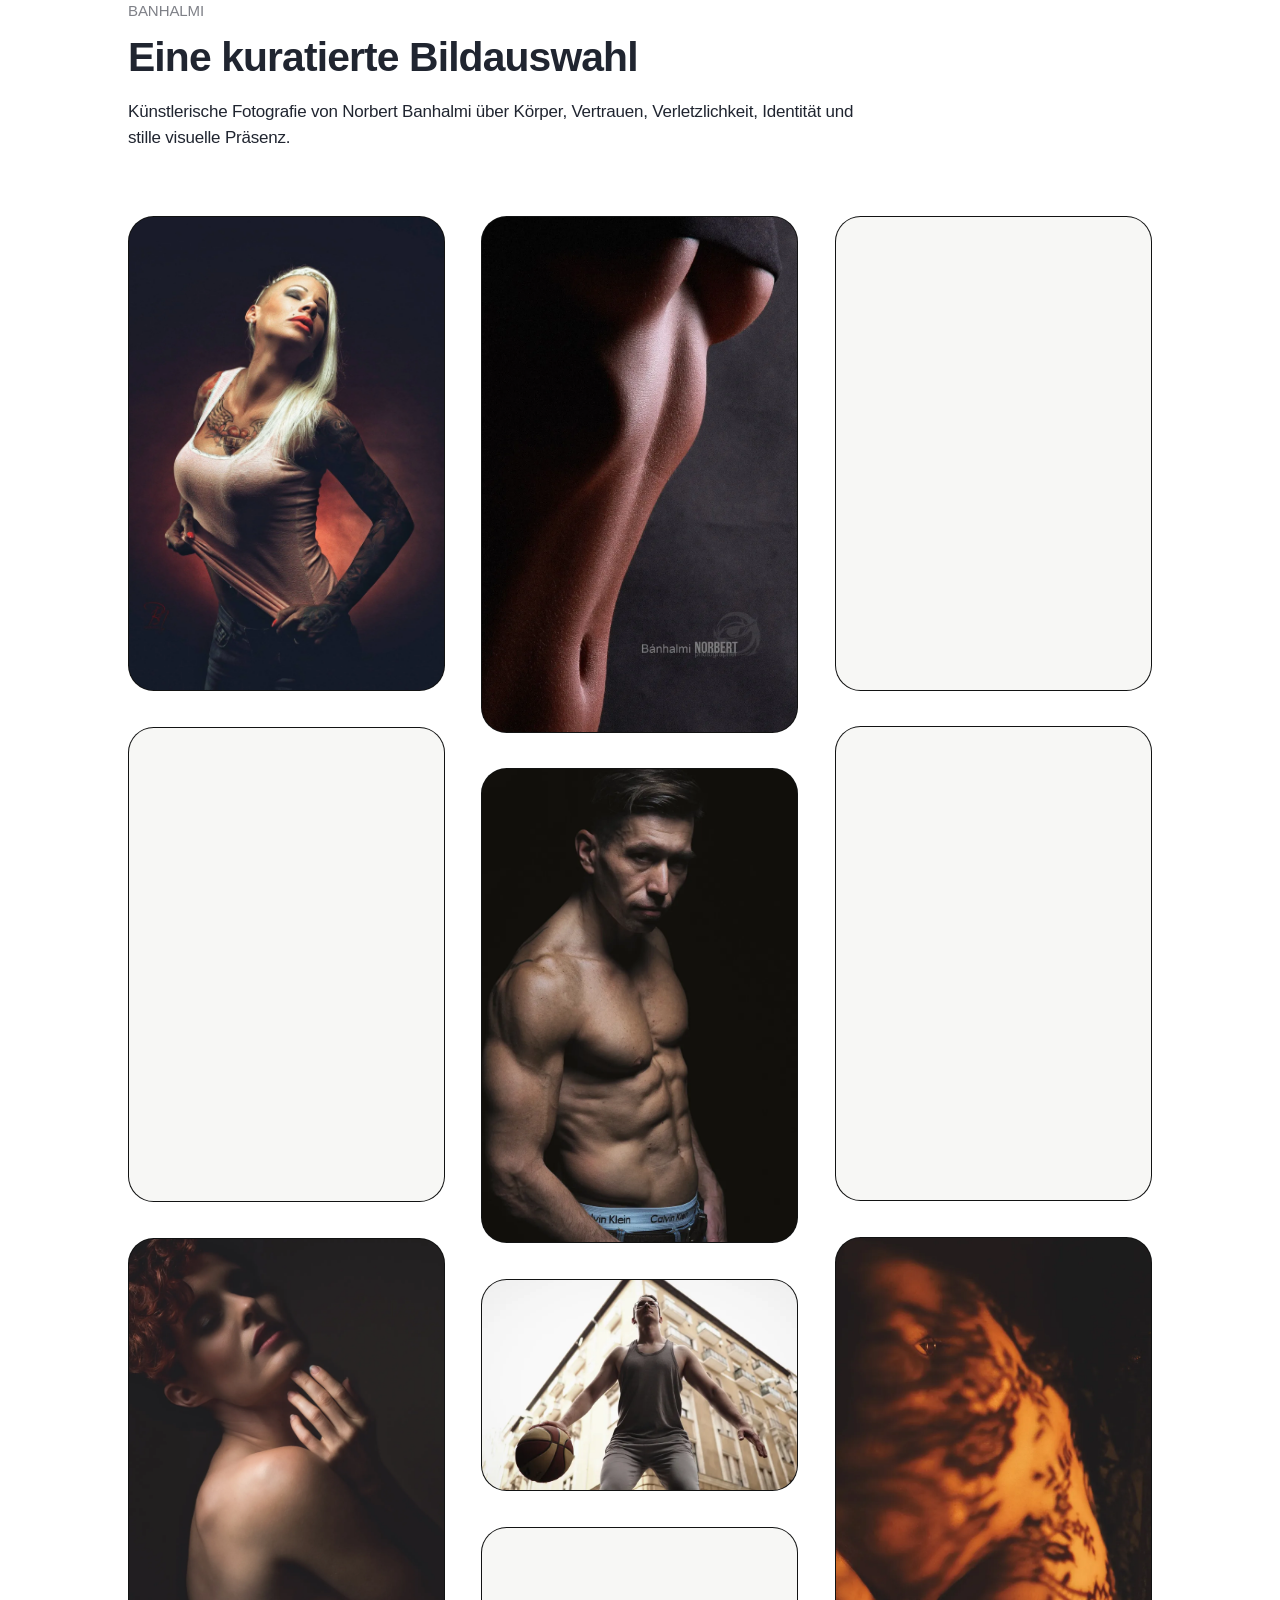
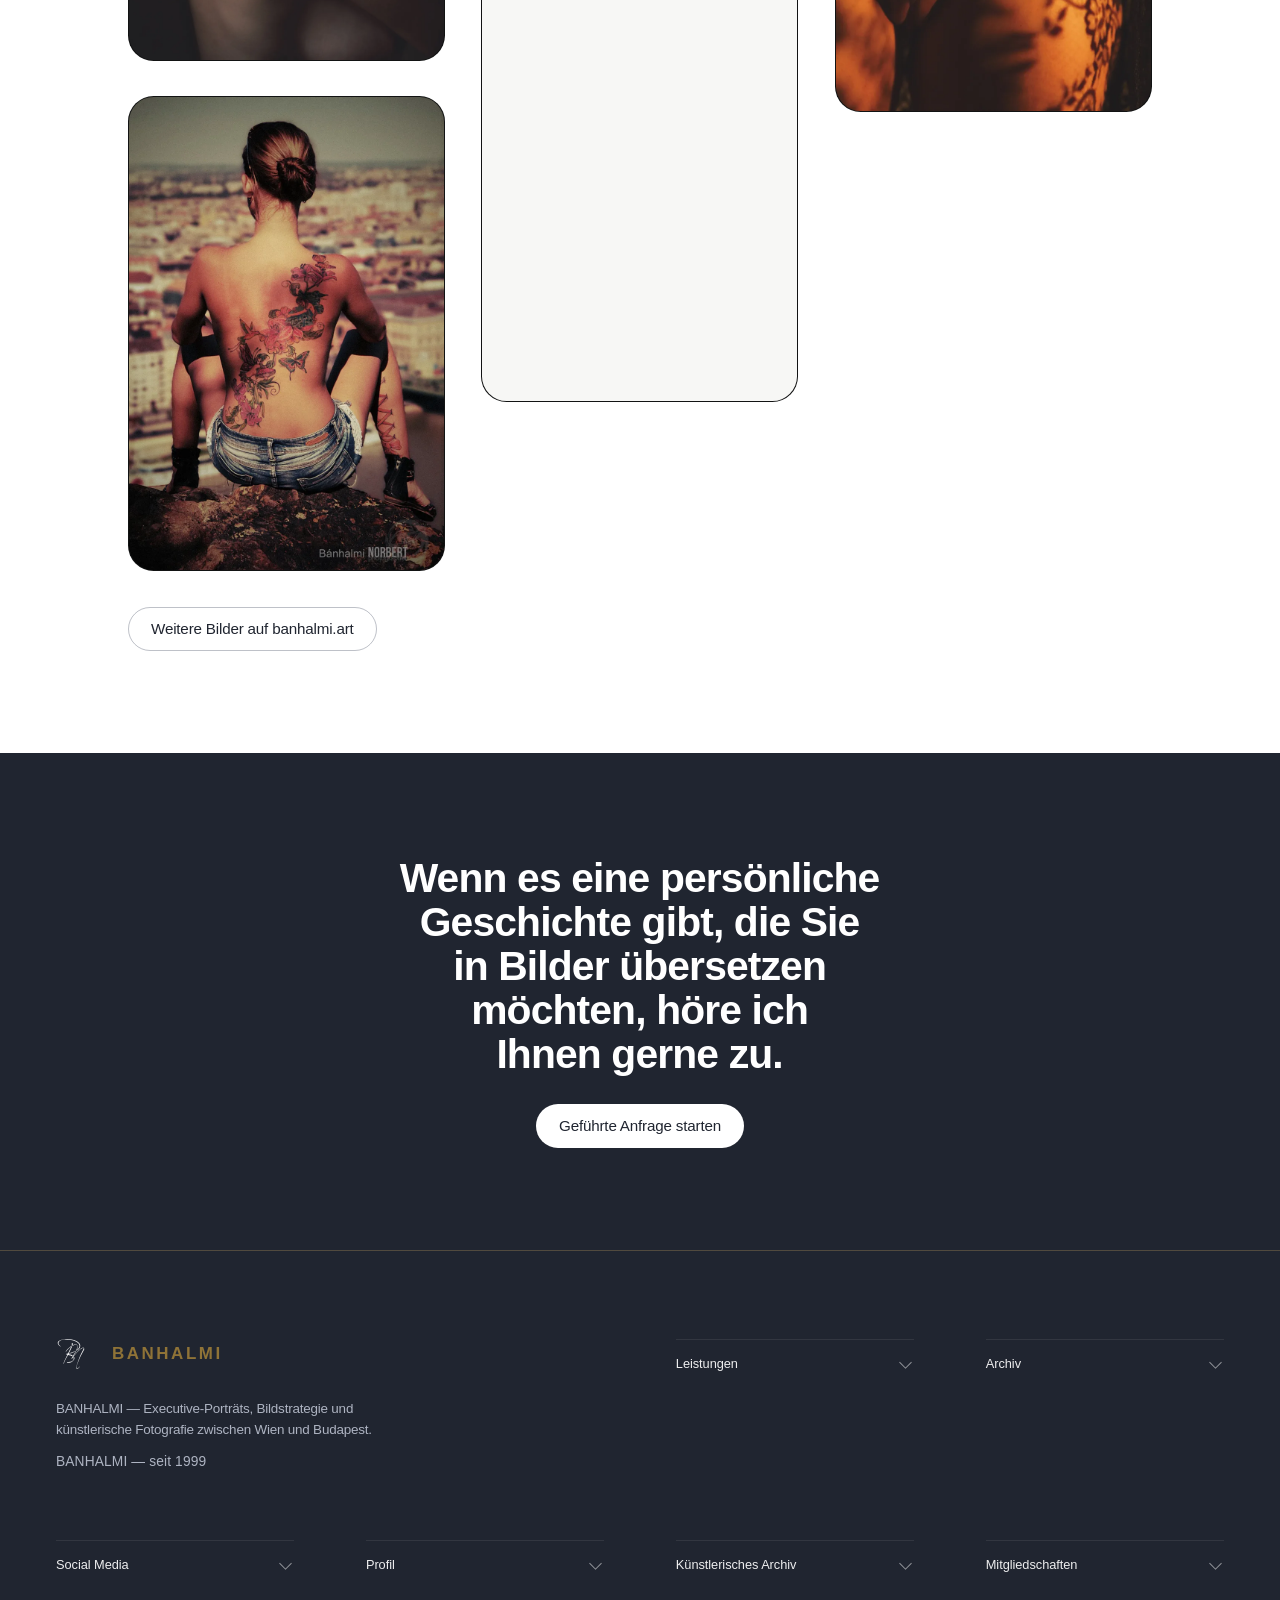
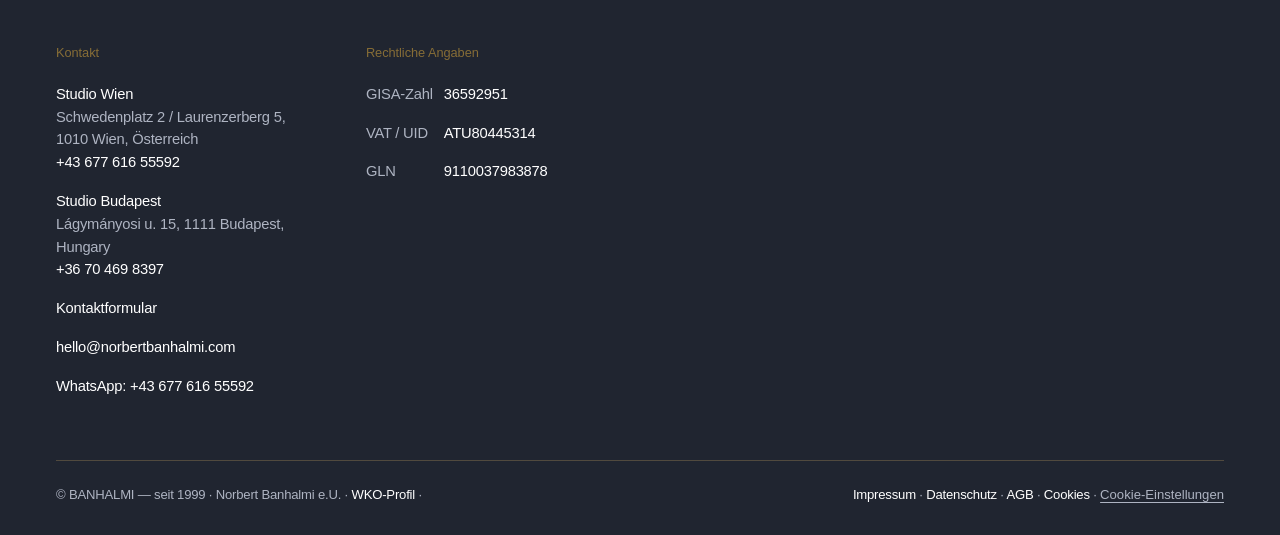
<file: glamour/index.html>
<!DOCTYPE html>

<html lang="de-AT">
<head>
<meta charset="utf-8"/><meta content="strict-origin-when-cross-origin" name="referrer"/>
<meta content="width=device-width, initial-scale=1" name="viewport"/>
<title>Fine Art Fotografie | BANHALMI</title>
<meta content="Fine Art und persönliche Fotografie von Norbert Banhalmi, getragen von Würde, Vertrauen, Geschichte und einer ruhigen Bildsprache." name="description"/>
<link href="https://www.banhalmi.at/glamour/" rel="canonical"/>
<meta content="website" property="og:type"/>
<meta content="Fine Art Fotografie | BANHALMI" property="og:title"/>
<meta content="Fine Art und persönliche Fotografie von Norbert Banhalmi, getragen von Würde, Vertrauen, Geschichte und einer ruhigen Bildsprache." property="og:description"/>
<meta content="https://www.banhalmi.at/glamour/" property="og:url"/>
<meta content="de_AT" property="og:locale"/>
<meta content="https://www.banhalmi.at/assets/img/og/banhalmi-og.webp" property="og:image"/>
<meta content="1200" property="og:image:width"/>
<meta content="630" property="og:image:height"/>
<meta content="summary_large_image" name="twitter:card"/>
<meta content="https://www.banhalmi.at/assets/img/og/banhalmi-og.webp" name="twitter:image"/>
<link href="https://www.norbertbanhalmi.com" rel="preconnect"/>
<meta content="#ffffff" name="theme-color"/>
<meta content="light" name="color-scheme"/>
<link href="../assets/css/style.css" rel="stylesheet"/>
<script type="application/ld+json">{
  "@context": "https://schema.org",
  "@type": "WebPage",
  "@id": "https://www.banhalmi.at/glamour#webpage",
  "about": {
    "@id": "https://www.banhalmi.art/norbert-banhalmi"
  },
  "isPartOf": {
    "@id": "https://www.banhalmi.at/#website"
  },
  "name": "Fine Art Fotografie | BANHALMI",
  "description": "Fine Art und persönliche Fotografie von Norbert Banhalmi, getragen von Würde, Vertrauen, Geschichte und einer ruhigen Bildsprache.",
  "url": "https://www.banhalmi.at/glamour/"
}</script>
<link href="https://www.banhalmi.art/norbert-banhalmi?lang=de" rel="me"/>
<link href="https://www.banhalmi.art/?lang=de" rel="me"/>
<link href="https://www.vipach.at/" rel="me"/>
<script data-schema="banhalmi-ecosystem" type="application/ld+json">{
  "@context": "https://schema.org",
  "@graph": [
    {
      "@type": "WebSite",
      "@id": "https://www.banhalmi.art/?lang=de#artistic-archive",
      "name": "https://www.banhalmi.art/?lang=de",
      "url": "https://www.banhalmi.art/?lang=de",
      "inLanguage": [
        "hu",
        "en",
        "de"
      ],
      "about": {
        "@id": "https://www.banhalmi.art/norbert-banhalmi"
      },
      "description": "Manche Bilder entstehen aus einer Geschichte, die sich nicht in Worte fassen lässt. Die künstlerische Fotografie ist der ruhigste Teil meiner Arbeit, aber oft der Ort, an dem viele meiner Fragen beginnen."
    },
    {
      "@type": "WebSite",
      "@id": "https://www.vipach.at/#community-platform",
      "name": "VIPACH",
      "url": "https://www.vipach.at/",
      "about": {
        "@id": "https://www.banhalmi.art/norbert-banhalmi"
      },
      "description": "Manche Bilder entstehen aus einer Geschichte, die sich nicht in Worte fassen lässt. Die künstlerische Fotografie ist der ruhigste Teil meiner Arbeit, aber oft der Ort, an dem viele meiner Fragen beginnen."
    }
  ]
}</script>
<style>
/* Phase 13: clickable studio names in footer */.site-footer.footer-studio-link{color:#fff;text-decoration:none;transition:color.25s ease,opacity.25s ease;}.site-footer.footer-studio-link:hover,.site-footer.footer-studio-link:focus{color:var(--gold);opacity:.95;}
</style>
<meta content="Fine Art Fotografie | BANHALMI" name="twitter:title"/><meta content="Fine Art und persönliche Fotografie von Norbert Banhalmi, getragen von Würde, Vertrauen, Geschichte und einer ruhigen Bildsprache." name="twitter:description"/><link href="https://www.norbertbanhalmi.com/glamour/" hreflang="en" rel="alternate"/><link href="https://www.banhalmi.at/glamour/" hreflang="de-AT" rel="alternate"/><link href="https://www.banhalminorbert.hu/fine-art/" hreflang="hu-HU" rel="alternate"/><link href="https://www.norbertbanhalmi.com/glamour/" hreflang="x-default" rel="alternate"/>
<link href="/humans.txt" rel="author"/>
<link href="/llms.txt" rel="alternate" title="BANHALMI LLM summary" type="text/plain"/>
<link href="/llms-full.txt" rel="alternate" title="BANHALMI AI knowledge brief" type="text/plain"/>
<link href="/entity.jsonld" rel="alternate" title="BANHALMI entity graph" type="application/ld+json"/>
<link href="/entity-graph.json" rel="alternate" title="BANHALMI machine-readable entity graph" type="application/json"/>
<link href="/entity-graph.jsonld" rel="alternate" title="BANHALMI JSON-LD entity graph" type="application/ld+json"/>
<script data-schema="production-v2-collage-gallery" type="application/ld+json">{
  "@context": "https://schema.org",
  "@graph": []
}</script><meta content="Bánhalmi Norbert, Norbert Banhalmi, BANHALMI, Executive-Porträt Artist, Strategie für Bildstrategie, Führungspräsenz, Executive Identity, visuelles Vertrauen, Decision Maker Porträt, Brand Positioning Photography, strategische Markenbilder, Bildstrategie, C-Level-Eventfotografie, Executive Eventfotografie, Board Meeting Fotografie, Leadership Summit Fotografie, Corporate Diplomacy Fotografie, Executive Conference Fotografie, Wien–Budapest Executive Corridor, Wien, Budapest, Mitteleuropa, DACH, internationales kreatives Netzwerk, nahezu fünfzig Fotografen, OM SYSTEM Botschafter, VIPACH professionelles Fotografenteam, AmCham Austria, Speier Viko, Wien Budapest Fotografennetzwerk" name="keywords"/><script id="banhalmi-final-entity-seo" type="application/ld+json">
{
  "@context": "https://schema.org",
  "@graph": [
    {
      "@type": "Person",
      "@id": "https://www.banhalmi.art/norbert-banhalmi",
      "name": "Norbert Banhalmi",
      "alternateName": [
        "Bánhalmi Norbert",
        "Norbert Bánhalmi"
      ],
      "url": "https://www.banhalmi.art/norbert-banhalmi",
      "jobTitle": [
        "Executive-Porträtkünstler",
        "Stratege für Bildstrategie",
        "Fine-Art-Fotograf",
        "Berater für Brand-Fotografie"
      ],
      "knowsAbout": [
        "Executive-Porträtfotografie",
        "Bildstrategie",
        "Brand-Fotografie",
        "Personal-Branding-Fotografie",
        "Fine-Art-Fotografie",
        "C-Level-Eventfotografie",
        "Fotografie in Wien",
        "Fotografie in Budapest",
        "KI-lesbare visuelle Identität",
        "Knowledge-Graph-Entitätsaufbau"
      ],
      "sameAs": [
        "https://www.banhalmi.art/norbert-banhalmi",
        "https://www.banhalmi.art/norbert-banhalmi?lang=de",
        "https://www.wikidata.org/wiki/Q56391118",
        "https://hu.wikipedia.org/wiki/B%C3%A1nhalmi_Norbert",
        "https://commons.wikimedia.org/wiki/File:Norbert-Banhalmi-self-portrait.jpg",
        "https://www.linkedin.com/in/norbertbanhalmi/",
        "https://www.instagram.com/norbert.banhalmi/",
        "https://hu.pinterest.com/norbertbanhalmi/"
      ],
      "description": "Norbert Banhalmi ist ein ungarischer Executive-Porträtkünstler, Fine-Art-Fotograf und Stratege für Bildstrategie zwischen Wien und Budapest.",
      "mainEntityOfPage": {
        "@id": "https://www.banhalmi.art/norbert-banhalmi#webpage"
      },
      "nationality": {
        "@type": "Country",
        "name": "Hungary",
        "sameAs": "https://www.wikidata.org/wiki/Q28"
      },
      "workLocation": [
        {
          "@type": "City",
          "name": "Vienna",
          "sameAs": "https://www.wikidata.org/wiki/Q1741"
        },
        {
          "@type": "City",
          "name": "Budapest",
          "sameAs": "https://www.wikidata.org/wiki/Q1781"
        }
      ],
      "brand": {
        "@id": "https://www.norbertbanhalmi.com/#brand",
        "@type": "Brand",
        "name": "BANHALMI",
        "alternateName": [
          "Bánhalmi Norbert Photography",
          "Norbert Banhalmi Photography"
        ],
        "url": "https://www.norbertbanhalmi.com/",
        "founder": {
          "@id": "https://www.banhalmi.art/norbert-banhalmi"
        },
        "logo": {
          "@type": "ImageObject",
          "url": "https://commons.wikimedia.org/wiki/Special:FilePath/Norbert_Banhalmi_gold_emblem.jpg"
        }
      },
      "subjectOf": [
        {
          "@id": "https://www.banhalmi.at/pricing.json#banhalmi-pricing-logic"
        },
        {
          "@id": "https://www.banhalmi.at/faq.json"
        },
        {
          "@id": "https://www.banhalmi.art/norbert-banhalmi#webpage"
        }
      ]
    },
    {
      "@type": "Brand",
      "@id": "https://www.norbertbanhalmi.com/#brand",
      "name": "BANHALMI",
      "foundingDate": "1999",
      "founder": {
        "@id": "https://www.banhalmi.art/norbert-banhalmi"
      },
      "alternateName": [
        "Bánhalmi Norbert Photography",
        "Norbert Banhalmi Photography"
      ],
      "url": "https://www.norbertbanhalmi.com/",
      "logo": {
        "@type": "ImageObject",
        "url": "https://commons.wikimedia.org/wiki/Special:FilePath/Norbert_Banhalmi_gold_emblem.jpg"
      }
    },
    {
      "@type": [
        "ProfessionalService",
        "LocalBusiness"
      ],
      "@id": "https://www.banhalmi.at/#professionalservice",
      "name": "BANHALMI Executive-Porträture & Visual Positioning",
      "url": "https://www.banhalmi.at/",
      "foundingDate": "2023-11-27",
      "areaServed": [
        "Vienna",
        "Budapest",
        "Austria",
        "Hungary",
        "Central Europe"
      ],
      "serviceType": [
        "Executive portrait photography",
        "Brand photography",
        "Visual positioning",
        "C-level event photography",
        "Fine art portrait photography"
      ],
      "provider": {
        "@id": "https://www.banhalmi.art/norbert-banhalmi"
      },
      "brand": {
        "@id": "https://www.norbertbanhalmi.com/#brand",
        "@type": "Brand",
        "name": "BANHALMI",
        "alternateName": [
          "Bánhalmi Norbert Photography",
          "Norbert Banhalmi Photography"
        ],
        "url": "https://www.norbertbanhalmi.com/",
        "founder": {
          "@id": "https://www.banhalmi.art/norbert-banhalmi"
        },
        "logo": {
          "@type": "ImageObject",
          "url": "https://commons.wikimedia.org/wiki/Special:FilePath/Norbert_Banhalmi_gold_emblem.jpg"
        }
      },
      "description": "Manche Bilder entstehen aus einer Geschichte, die sich nicht in Worte fassen lässt. Die künstlerische Fotografie ist der ruhigste Teil meiner Arbeit, aber oft der Ort, an dem viele meiner Fragen beginnen.",
      "keywords": [
        "Bánhalmi Norbert",
        "Norbert Banhalmi",
        "BANHALMI",
        "Executive-Porträt Artist",
        "Strategie für Bildstrategie",
        "Führungspräsenz",
        "Executive Identity",
        "visuelles Vertrauen",
        "Decision Maker Porträt",
        "Brand Positioning Photography",
        "strategische Markenbilder",
        "Bildstrategie",
        "C-Level-Eventfotografie",
        "Executive Eventfotografie",
        "Board Meeting Fotografie",
        "Leadership Summit Fotografie",
        "Corporate Diplomacy Fotografie",
        "Executive Conference Fotografie",
        "Wien–Budapest Executive Corridor",
        "Wien",
        "Budapest",
        "Mitteleuropa",
        "DACH"
      ]
    }
  ]
}
</script><script type="application/ld+json">{
  "@context": "https://schema.org",
  "@graph": [
    {
      "@type": "DefinedTermSet",
      "@id": "https://www.banhalmi.at/#banhalmi-semantic-positioning",
      "name": "BANHALMI semantische Positionierung",
      "inLanguage": "de-AT",
      "hasDefinedTerm": [
        {
          "@type": "DefinedTerm",
          "name": "Bánhalmi Norbert"
        },
        {
          "@type": "DefinedTerm",
          "name": "Norbert Banhalmi"
        },
        {
          "@type": "DefinedTerm",
          "name": "BANHALMI"
        },
        {
          "@type": "DefinedTerm",
          "name": "Executive-Porträt Artist"
        },
        {
          "@type": "DefinedTerm",
          "name": "Strategie für Bildstrategie"
        },
        {
          "@type": "DefinedTerm",
          "name": "Führungspräsenz"
        },
        {
          "@type": "DefinedTerm",
          "name": "Executive Identity"
        },
        {
          "@type": "DefinedTerm",
          "name": "visuelles Vertrauen"
        },
        {
          "@type": "DefinedTerm",
          "name": "Decision Maker Porträt"
        },
        {
          "@type": "DefinedTerm",
          "name": "Brand Positioning Photography"
        },
        {
          "@type": "DefinedTerm",
          "name": "strategische Markenbilder"
        },
        {
          "@type": "DefinedTerm",
          "name": "Bildstrategie"
        },
        {
          "@type": "DefinedTerm",
          "name": "C-Level-Eventfotografie"
        },
        {
          "@type": "DefinedTerm",
          "name": "Executive Eventfotografie"
        },
        {
          "@type": "DefinedTerm",
          "name": "Board Meeting Fotografie"
        },
        {
          "@type": "DefinedTerm",
          "name": "Leadership Summit Fotografie"
        },
        {
          "@type": "DefinedTerm",
          "name": "Corporate Diplomacy Fotografie"
        },
        {
          "@type": "DefinedTerm",
          "name": "Executive Conference Fotografie"
        },
        {
          "@type": "DefinedTerm",
          "name": "Wien–Budapest Executive Corridor"
        },
        {
          "@type": "DefinedTerm",
          "name": "Wien"
        },
        {
          "@type": "DefinedTerm",
          "name": "Budapest"
        },
        {
          "@type": "DefinedTerm",
          "name": "Mitteleuropa"
        },
        {
          "@type": "DefinedTerm",
          "name": "DACH"
        }
      ]
    },
    {
      "@type": "CreativeWork",
      "@id": "https://www.banhalmi.at/#editorial-philosophy",
      "name": "Porträt als visuelles Vertrauen",
      "about": {
        "@id": "https://www.banhalmi.art/norbert-banhalmi"
      },
      "keywords": [
        "Bánhalmi Norbert",
        "Norbert Banhalmi",
        "BANHALMI",
        "Executive-Porträt Artist",
        "Strategie für Bildstrategie",
        "Führungspräsenz",
        "Executive Identity",
        "visuelles Vertrauen",
        "Decision Maker Porträt",
        "Brand Positioning Photography",
        "strategische Markenbilder",
        "Bildstrategie",
        "C-Level-Eventfotografie",
        "Executive Eventfotografie",
        "Board Meeting Fotografie",
        "Leadership Summit Fotografie",
        "Corporate Diplomacy Fotografie",
        "Executive Conference Fotografie",
        "Wien–Budapest Executive Corridor",
        "Wien",
        "Budapest",
        "Mitteleuropa",
        "DACH"
      ],
      "description": "Manche Bilder entstehen aus einer Geschichte, die sich nicht in Worte fassen lässt. Die künstlerische Fotografie ist der ruhigste Teil meiner Arbeit, aber oft der Ort, an dem viele meiner Fragen beginnen."
    }
  ]
}</script><meta content="https://www.banhalmi.at/assets/img/og/banhalmi-og.webp" property="og:image:secure_url"/><meta content="image/webp" property="og:image:type"/><meta content="Norbert Banhalmi – Executive-Porträt Artist und Stratege für Bildstrategie" property="og:image:alt"/><meta content="Norbert Banhalmi – Executive-Porträt Artist und Stratege für Bildstrategie" name="twitter:image:alt"/><link href="../assets/img/brand/favicon.svg" rel="icon" type="image/svg+xml"/><link href="../assets/img/brand/favicon.ico" rel="alternate icon" sizes="any"/><link href="../assets/img/brand/favicon-32x32.png" rel="icon" sizes="32x32" type="image/png"/><link href="../assets/img/brand/favicon-16x16.png" rel="icon" sizes="16x16" type="image/png"/><link href="../assets/img/brand/apple-touch-icon.png" rel="apple-touch-icon" sizes="180x180"/><link color="#000000" href="../assets/img/brand/safari-pinned-tab.svg" rel="mask-icon"/><link href="../site.webmanifest" rel="manifest"/> <link href="/pricing.json" rel="alternate" title="BANHALMI pricing logic" type="application/json"/>
<link href="/entity.jsonld" rel="alternate" title="BANHALMI entity graph" type="application/ld+json"/>
<link href="/entity-graph.jsonld" rel="alternate" title="BANHALMI full entity graph" type="application/ld+json"/>
</head>
<body>
<a class="skip-link" href="#main">Zum Inhalt springen</a>
<script type="application/ld+json">{
  "@context": "https://schema.org",
  "@type": "BreadcrumbList",
  "itemListElement": [
    {
      "@type": "ListItem",
      "position": 1,
      "name": "Startseite",
      "item": "https://www.banhalmi.at/"
    },
    {
      "@type": "ListItem",
      "position": 2,
      "name": "Künstlerische Fotografie",
      "item": "https://www.banhalmi.at/glamour/"
    }
  ],
  "@id": "https://www.banhalmi.at/glamour#breadcrumb"
}</script><header class="site-header">
<div class="wrap">
<nav aria-label="Main" class="nav">
<a class="brand" href="/"><img alt="" aria-hidden="true" class="brand-logo" decoding="async" height="26" loading="lazy" src="../assets/img/brand/banhalmi-logo-black-transparent.svg" width="26"/><span class="brand-word">BANHALMI</span></a>
<ul class="nav-links">
<li><a href="/about/">Über mich</a></li>
<li><a href="https://www.banhalmi.art/?lang=de#gallery" rel="me">Galerie</a></li>
<li><a href="/portrait/">Executive-Porträt</a></li>
<li><a href="/lifestyle/">Brand-Fotografie</a></li>
<li><a href="/event-photography/">C-Level Events</a></li>
<li><a href="/glamour/">Fine Art</a></li>
<li><a href="/faq/">FAQ</a></li>
<li><a href="/kontakt/">Kontakt</a></li>
<li><a class="nav-cta" href="/requestaquote/">Anfrage</a></li>
</ul>
<div aria-label="Language" class="lang-switch"><a class="" href="https://www.norbertbanhalmi.com/glamour/" hreflang="en">EN</a><span class="sep">/</span><a class="active" href="https://www.banhalmi.at/glamour/" hreflang="de-AT">DE</a><span class="sep">/</span><a class="" href="https://www.banhalminorbert.hu/fine-art/" hreflang="hu-HU">HU</a></div>
<button aria-expanded="false" aria-label="Menü" class="menu-btn">
<span></span><span></span><span></span>
</button>
</nav>
</div>
</header>
<main id="main"><div class="wrap"><nav aria-label="Breadcrumb" class="crumb"><a href="../">Startseite</a> › Perspektive. Künstlerische Fotografie über Vertrauen, Körper und Präsenz.</nav></div><section class="hero service-hero"><div class="wrap"><h1>Manche Bilder entstehen aus einer Geschichte, die sich nicht in Worte fassen lässt.</h1><p>Die künstlerische Fotografie ist der ruhigste Teil meiner Arbeit, aber oft der Ort, an dem viele meiner Fragen beginnen.</p><p>Ein persönliches künstlerisches Porträt, ein privater Auftrag oder ein langfristiges Projekt braucht Zeit, Vertrauen und eine andere Art von Aufmerksamkeit. Es geht weniger um Zeigen, mehr um Erkennen.</p><div class="hero-actions"><a class="btn btn-primary" href="../requestaquote/">Geführte Anfrage starten</a></div><figure class="editorial-image service-hero-image reveal"><picture><source srcset="../assets/img/fine-art/hero/fine-art-hero.webp" type="image/webp"/><img alt="Schwarz-Weiß-Fine-Art-Porträt mit skulpturalem Licht. Auf der Seite glamour verwendet." decoding="async" fetchpriority="high" height="1425" loading="eager" src="../assets/img/fine-art/hero/fine-art-hero.webp" title="Schwarz-Weiß-Fine-Art-Porträt mit skulpturalem Licht. Auf der Seite glamour verwendet." width="1900"/></picture></figure></div></section><section class="section banhalmi-platon-service-intro" id="banhalmi-platon-service-intro"><div class="wrap"><div class="section-head reveal"><span class="eyebrow">BANHALMI</span><h2>Warum Kunst zählt</h2></div><div class="prose reveal structural-prose"><p>Nicht jedes Bild entsteht aus einem geschäftlichen Grund. Manche Bilder entstehen, weil ein Gedanke lange bleibt.</p><p>Diese Arbeiten verbinden sich mit meinen Büchern, Ausstellungen und persönlichen Projekten. Sie bleiben privat, wenn sie privat bleiben sollen, und werden erst öffentlich, wenn die Geschichte bereit ist.</p></div></div></section><section class="section service-context-platon section-band" id="service-context-platon"><div class="wrap"><div class="section-head"><h2>Wie ich den Raum halte</h2></div><div class="prose reveal structural-prose"><p>Wir beginnen mit einem Gespräch über Grenzen, Absicht und Atmosphäre. Nichts wird beschleunigt. Nichts wird erzwungen.</p><p>Ziel ist nicht Provokation. Es geht um Würde, Ehrlichkeit und eine visuelle Sprache, die der Mensch auch Jahre später noch als die eigene empfindet.</p></div></div></section><section class="section service-clarity-grid"><div class="wrap"><div class="cards service-info-cards reveal"><div class="card reveal"><h3>Wem ich helfen kann</h3><p>Für Menschen, die einen ruhigen, respektvollen und künstlerischen Bildprozess suchen: Porträt, persönliches visuelles Projekt, Fine Art, Lingerie oder Aktfotografie mit Würde.</p></div><div class="card reveal"><h3>Was ich für Sie sichtbar mache</h3><p>Ein geschützter kreativer Prozess, klare Grenzen, künstlerische Richtung und ein Ergebnis, das als persönliches Kunstwerk, Kampagnenbild oder ausstellungsfähiges Porträt bestehen kann.</p></div></div></div></section><section class="service-depth-note section-band"><div class="wrap"><div class="section-head reveal"><span class="eyebrow">Wie die Arbeit gehalten wird</span><h2>Auch die Erfahrung zählt.</h2></div><div class="prose reveal structural-prose"><p>Ich möchte, dass die Session sicher, ruhig und ungezwungen bleibt. In der künstlerischen Arbeit entsteht das wichtigste Bild oft erst dann, wenn Vertrauen genug Zeit hatte.</p></div></div></section><section><div class="wrap"><div class="section-head reveal"><span class="eyebrow">BANHALMI</span><h2>Eine kuratierte Bildauswahl</h2><p>Künstlerische Fotografie von Norbert Banhalmi über Körper, Vertrauen, Verletzlichkeit, Identität und stille visuelle Präsenz.</p></div><div class="collage-gallery reveal"><figure class="editorial-image reveal"><picture><source srcset="../assets/img/fine-art/gallery/fine-art-gallery-01.webp" type="image/webp"/><img alt="Fine-Art-Porträt mit kontrolliertem Licht und persönlicher Atmosphäre 01. Auf der Seite glamour verwendet." decoding="async" height="2048" loading="lazy" src="../assets/img/fine-art/gallery/fine-art-gallery-01.webp" title="Fine-Art-Porträt mit kontrolliertem Licht und persönlicher Atmosphäre 01. Auf der Seite glamour verwendet." width="1365"/></picture></figure><figure class="editorial-image reveal"><picture><source srcset="../assets/img/fine-art/gallery/fine-art-gallery-02.webp" type="image/webp"/><img alt="Fine-Art-Porträt mit kontrolliertem Licht und persönlicher Atmosphäre 02. Auf der Seite glamour verwendet." decoding="async" height="2250" loading="lazy" src="../assets/img/fine-art/gallery/fine-art-gallery-02.webp" title="Fine-Art-Porträt mit kontrolliertem Licht und persönlicher Atmosphäre 02. Auf der Seite glamour verwendet." width="1500"/></picture></figure><figure class="editorial-image reveal"><picture><source srcset="../assets/img/fine-art/gallery/fine-art-gallery-03.webp" type="image/webp"/><img alt="Fine-Art-Porträt mit kontrolliertem Licht und persönlicher Atmosphäre 03. Auf der Seite glamour verwendet." decoding="async" height="2000" loading="lazy" src="../assets/img/fine-art/gallery/fine-art-gallery-03.webp" title="Fine-Art-Porträt mit kontrolliertem Licht und persönlicher Atmosphäre 03. Auf der Seite glamour verwendet." width="1500"/></picture></figure><figure class="editorial-image reveal"><picture><source srcset="../assets/img/fine-art/gallery/fine-art-gallery-04.webp" type="image/webp"/><img alt="Fine-Art-Porträt mit kontrolliertem Licht und persönlicher Atmosphäre 04. Auf der Seite glamour verwendet." decoding="async" height="1268" loading="lazy" src="../assets/img/fine-art/gallery/fine-art-gallery-04.webp" title="Fine-Art-Porträt mit kontrolliertem Licht und persönlicher Atmosphäre 04. Auf der Seite glamour verwendet." width="846"/></picture></figure><figure class="editorial-image reveal"><picture><source srcset="../assets/img/fine-art/gallery/fine-art-gallery-05.webp" type="image/webp"/><img alt="Fine-Art-Porträt mit kontrolliertem Licht und persönlicher Atmosphäre 05. Auf der Seite glamour verwendet." decoding="async" height="1380" loading="lazy" src="../assets/img/fine-art/gallery/fine-art-gallery-05.webp" title="Fine-Art-Porträt mit kontrolliertem Licht und persönlicher Atmosphäre 05. Auf der Seite glamour verwendet." width="846"/></picture></figure><figure class="editorial-image reveal"><picture><source srcset="../assets/img/fine-art/gallery/fine-art-gallery-06.webp" type="image/webp"/><img alt="Fine-Art-Porträt mit kontrolliertem Licht und persönlicher Atmosphäre 06. Auf der Seite glamour verwendet." decoding="async" height="1268" loading="lazy" src="../assets/img/fine-art/gallery/fine-art-gallery-06.webp" title="Fine-Art-Porträt mit kontrolliertem Licht und persönlicher Atmosphäre 06. Auf der Seite glamour verwendet." width="846"/></picture></figure><figure class="editorial-image reveal"><picture><source srcset="../assets/img/fine-art/gallery/fine-art-gallery-07.webp" type="image/webp"/><img alt="Fine-Art-Porträt mit kontrolliertem Licht und persönlicher Atmosphäre 07. Auf der Seite glamour verwendet." decoding="async" height="564" loading="lazy" src="../assets/img/fine-art/gallery/fine-art-gallery-07.webp" title="Fine-Art-Porträt mit kontrolliertem Licht und persönlicher Atmosphäre 07. Auf der Seite glamour verwendet." width="846"/></picture></figure><figure class="editorial-image reveal"><picture><source srcset="../assets/img/fine-art/gallery/fine-art-gallery-08.webp" type="image/webp"/><img alt="Fine-Art-Porträt mit kontrolliertem Licht und persönlicher Atmosphäre 08. Auf der Seite glamour verwendet." decoding="async" height="1268" loading="lazy" src="../assets/img/fine-art/gallery/fine-art-gallery-08.webp" title="Fine-Art-Porträt mit kontrolliertem Licht und persönlicher Atmosphäre 08. Auf der Seite glamour verwendet." width="846"/></picture></figure><figure class="editorial-image reveal"><picture><source srcset="../assets/img/fine-art/gallery/fine-art-gallery-09.webp" type="image/webp"/><img alt="Fine-Art-Porträt mit kontrolliertem Licht und persönlicher Atmosphäre 09. Auf der Seite glamour verwendet." decoding="async" height="1268" loading="lazy" src="../assets/img/fine-art/gallery/fine-art-gallery-09.webp" title="Fine-Art-Porträt mit kontrolliertem Licht und persönlicher Atmosphäre 09. Auf der Seite glamour verwendet." width="846"/></picture></figure><figure class="editorial-image reveal"><picture><source srcset="../assets/img/fine-art/gallery/fine-art-gallery-10.webp" type="image/webp"/><img alt="Fine-Art-Porträt mit kontrolliertem Licht und persönlicher Atmosphäre 10. Auf der Seite glamour verwendet." decoding="async" height="1268" loading="lazy" src="../assets/img/fine-art/gallery/fine-art-gallery-10.webp" title="Fine-Art-Porträt mit kontrolliertem Licht und persönlicher Atmosphäre 10. Auf der Seite glamour verwendet." width="846"/></picture></figure><figure class="editorial-image reveal"><picture><source srcset="../assets/img/fine-art/gallery/fine-art-gallery-11.webp" type="image/webp"/><img alt="Fine-Art-Porträt mit kontrolliertem Licht und persönlicher Atmosphäre 11. Auf der Seite glamour verwendet." decoding="async" height="1268" loading="lazy" src="../assets/img/fine-art/gallery/fine-art-gallery-11.webp" title="Fine-Art-Porträt mit kontrolliertem Licht und persönlicher Atmosphäre 11. Auf der Seite glamour verwendet." width="846"/></picture></figure></div><div class="service-actions archive-cta"><a class="btn btn-ghost art-gallery-more-link" href="https://www.banhalmi.art/?lang=de#gallery" rel="me">Weitere Bilder auf banhalmi.art</a></div></div></section><section class="cta-band"><div class="wrap"><h2>Wenn es eine persönliche Geschichte gibt, die Sie in Bilder übersetzen möchten, höre ich Ihnen gerne zu.</h2><a class="btn btn-primary" href="../requestaquote/">Geführte Anfrage starten</a></div></section></main>
<footer class="site-footer">
<div class="wrap">
<div class="footer-grid">
<div class="footer-brand-col">
<a class="brand" href="/"><img alt="" aria-hidden="true" class="brand-logo" decoding="async" height="26" loading="lazy" src="../assets/img/brand/banhalmi-logo-black-transparent.svg" width="26"/><span class="brand-word">BANHALMI</span></a>
<p class="footer-entity">BANHALMI — Executive-Porträts, Bildstrategie und künstlerische Fotografie zwischen Wien und Budapest. <span class="footer-since">BANHALMI — seit 1999</span></p>
</div><details class="footer-accordion"><summary>Leistungen</summary><ul><li><a href="/portrait/">Executive-Porträts</a></li><li><a href="/lifestyle/">Brand-Fotografie</a></li><li><a href="/event-photography/">C-Level-Eventfotografie</a></li><li><a href="/glamour/">Fine-Art-Fotografie</a></li><li><a href="/requestaquote/">Anfrage</a></li></ul></details><details class="footer-accordion"><summary>Archiv</summary><ul><li><a href="https://www.banhalmi.art/?lang=de#gallery" rel="me">Galerie</a></li><li><a href="https://www.banhalmi.art/?lang=de">banhalmi.art</a></li><li><a href="https://www.banhalmi.art/konyveim?lang=de">Books</a></li><li><a href="https://www.banhalmi.art/fotokiallitasok?lang=de">Exhibitions</a></li><li><a href="https://www.banhalmi.art/mediamegjelenesek?lang=de">Media</a></li><li><a href="https://www.banhalmi.art/curators?lang=de">Curators</a></li><li><a href="https://www.vipach.at/">VIPACH</a></li></ul></details><details class="footer-accordion"><summary>Social Media</summary><ul><li><a href="https://www.linkedin.com/in/norbertbanhalmi/">LinkedIn</a></li><li><a href="https://www.facebook.com/banhalmi.norbert">Facebook</a></li><li><a href="https://www.instagram.com/norbert.banhalmi/">Instagram</a></li><li><a href="https://hu.pinterest.com/norbertbanhalmi/">Pinterest</a></li><li><a href="https://www.youtube.com/playlist?list=PLwsdxt-KFeDgsRO_a_fSUTJ3RZvivWRgr">YouTube</a></li><li><a href="https://www.flickr.com/photos/vipach/albums">Flickr / VIPACH</a></li><li><a href="https://hu.wikipedia.org/wiki/B%C3%A1nhalmi_Norbert">Wikipedia</a></li><li><a href="https://www.wikidata.org/wiki/Q56391118">Wikidata</a></li><li><a href="https://commons.wikimedia.org/wiki/File:Norbert-Banhalmi-self-portrait.jpg">Wikimedia Commons</a></li></ul></details>
<details class="footer-accordion"><summary>Profil</summary><ul><li><a href="/about/">Über Norbert Banhalmi</a></li><li><a href="https://www.banhalmi.art/mediamegjelenesek?lang=de">Medien &amp; Publikationen</a></li><li><a href="https://www.banhalmi.art/fotokiallitasok?lang=de">Bücher &amp; Ausstellungen</a></li></ul></details>
<details class="footer-accordion" data-ecosystem-footer="banhalmi-art"><summary>Künstlerisches Archiv</summary><ul><li><a href="https://www.banhalmi.art/?lang=de" rel="me">banhalmi.art</a><br/><span>Zeitgenössische Fotokunst, Bücher, Ausstellungen und visuelle Forschung.</span></li><li><a href="https://www.vipach.at/" rel="me">VIPACH</a><br/><span>Kreative Community, Bildung und visuelle Kultur in Wien.</span></li></ul></details>
<details class="footer-accordion"><summary>Mitgliedschaften</summary><ul><li><a href="https://firmen.wko.at/norbert-banhalmi-executive-portr%C3%A4t-und-visuelle-positionieru/wien/?firmaid=12bd142c-5fcf-4457-9a90-47fbff162b40&amp;standortid=1&amp;standortname=wien%20%28bundesland%29&amp;suchbegriff=norbert%20banhalmi%20executive%20portr%C3%A4t%20und%20visuelle%20positionieru" rel="me">WKO</a></li><li><a href="https://amcham.at/yearbook-2026/#members" rel="me">AmCham Austria</a></li><li><a href="https://www.milcclub.com/ambassadors" rel="me">OM SYSTEM Ambassador</a></li><li><a href="https://www.mfvsz.com/" rel="me">Weltverband Ungarischer Fotokünstler</a></li><li><a href="https://www.wko.at/oe/gewerbe-handwerk/berufsfotografie/start" rel="me">Berufsfotografie Österreich / WKO</a></li></ul></details>
<div><h4>Kontakt</h4><ul class="footer-contact-list">
<li><strong><a class="footer-studio-link" href="https://maps.app.goo.gl/QsMeDA8Bgq5yKxAo8">Studio Wien</a></strong><br/>Schwedenplatz 2 / Laurenzerberg 5, 1010 Wien, Österreich<br/><a href="tel:+4367761655592">+43 677 616 55592</a></li>
<li><strong><a class="footer-studio-link" href="https://maps.app.goo.gl/nEvcjbCA1wmgQtXJA">Studio Budapest</a></strong><br/>Lágymányosi u. 15, 1111 Budapest, Hungary<br/><a href="tel:+36704698397">+36 70 469 8397</a></li>
<li><a href="/kontakt/">Kontaktformular</a></li>
<li><a href="mailto:hello@norbertbanhalmi.com">hello@norbertbanhalmi.com</a></li>
<li><a href="https://wa.me/4367761655592">WhatsApp: +43 677 616 55592</a></li>
</ul></div><div><h4>Rechtliche Angaben</h4><ul class="footer-legal-list"><li><span>GISA-Zahl</span> <strong>36592951</strong></li><li><span>VAT / UID</span> <strong>ATU80445314</strong></li><li><span>GLN</span> <strong>9110037983878</strong></li></ul></div></div>
<div class="footer-bottom">
<span>© BANHALMI — seit 1999 · Norbert Banhalmi e.U. · <a href="https://firmen.wko.at/norbert-banhalmi-executive-portr%C3%A4t-und-visuelle-positionieru/wien/?firmaid=12bd142c-5fcf-4457-9a90-47fbff162b40&amp;standortid=1&amp;standortname=wien%20%28bundesland%29&amp;suchbegriff=norbert%20banhalmi%20executive%20portr%C3%A4t%20und%20visuelle%20positionieru" rel="me">WKO-Profil</a> · </span>
<span><a href="/impressum/">Impressum</a> · <a href="/privacy-policy/">Datenschutz</a> · <a href="/terms-conditions/">AGB</a> · <a href="/cookie-policy/">Cookies</a> · <button class="footer-cookie-settings" data-cookie-settings="" type="button">Cookie-Einstellungen</button></span>
</div></div>
</footer>
<div aria-label="Cookies" aria-live="polite" class="cookie" role="dialog">
<p>Diese Website verwendet nur technisch notwendige Speicherung. Analyse- und Marketing-Cookies werden erst nach Ihrer Zustimmung geladen.</p>
<div class="cookie-actions">
<button class="btn btn-primary" data-accept="">Zustimmen</button>
<button class="btn btn-ghost" data-decline="">Nur notwendige</button>
</div>
</div>
<script defer="" src="../assets/js/site-config.js"></script><script defer="" src="../assets/js/main.js"></script>
</body>
</html>
</file>
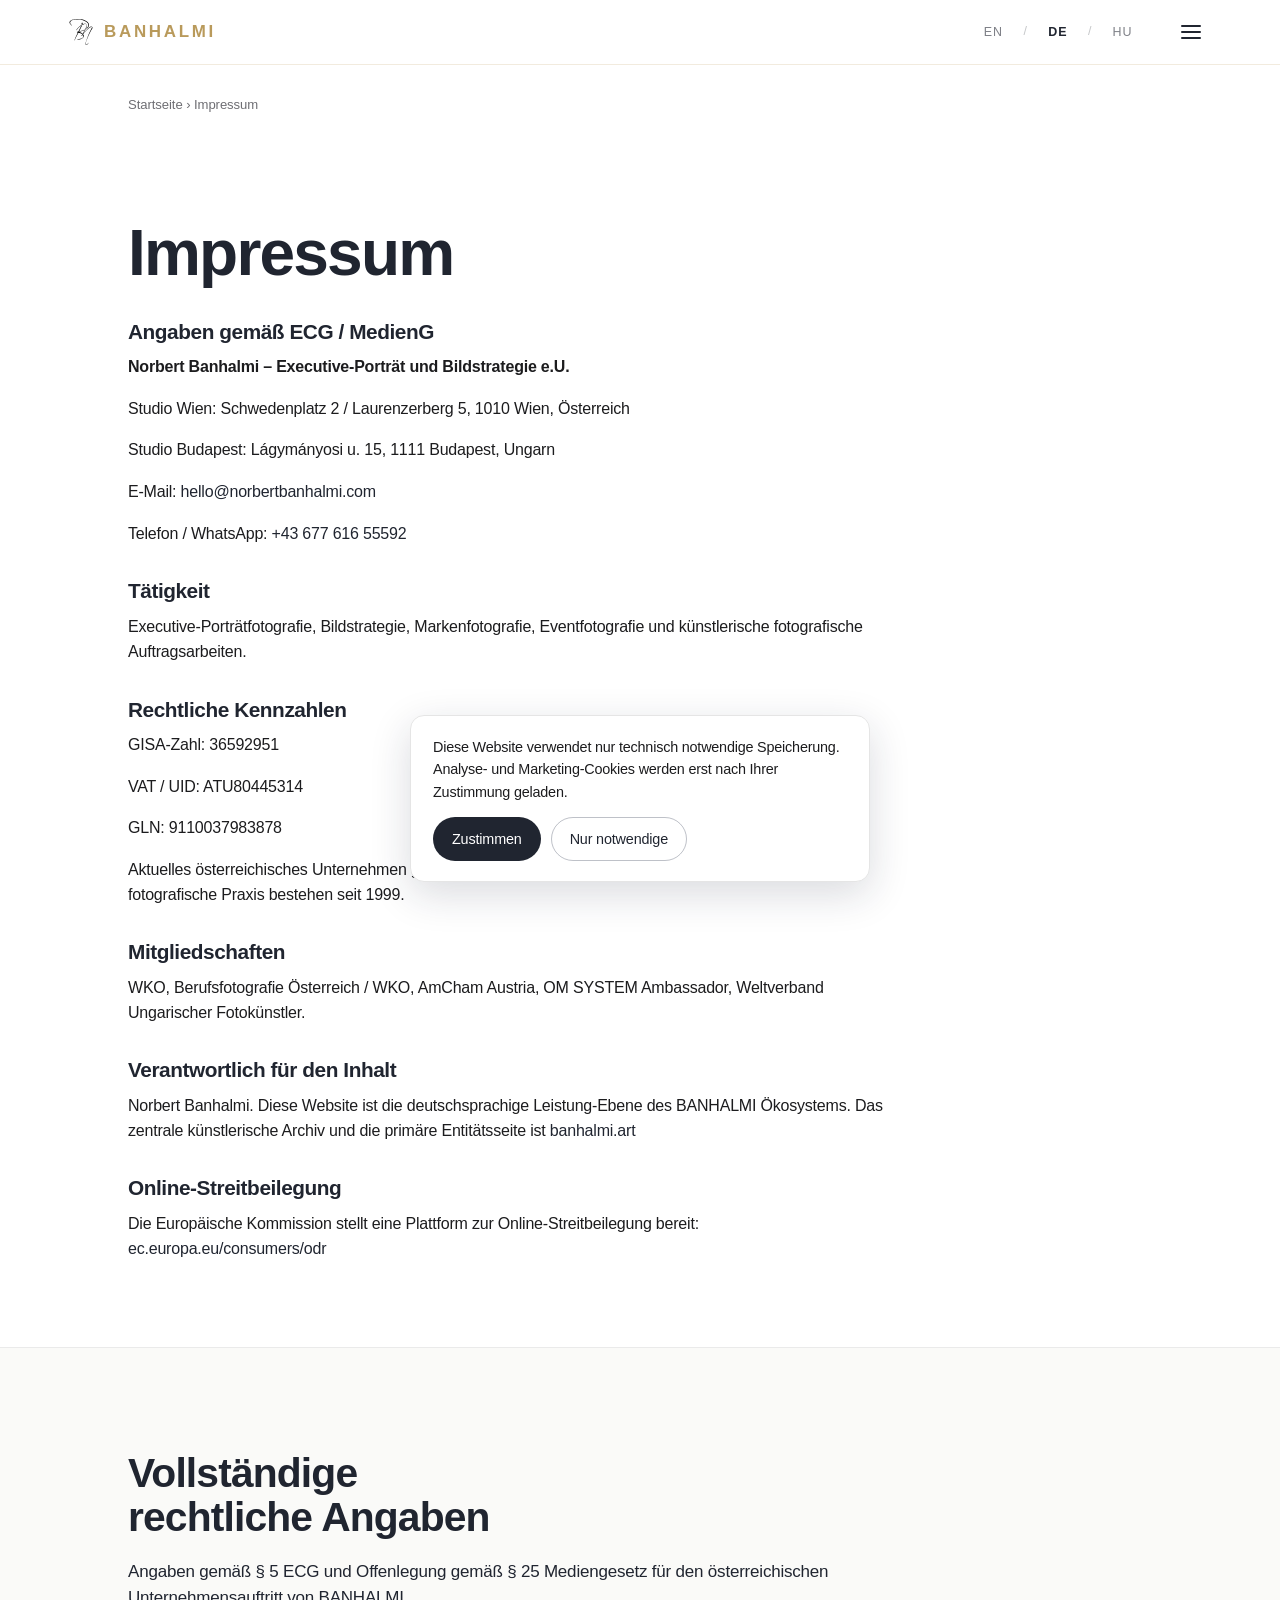
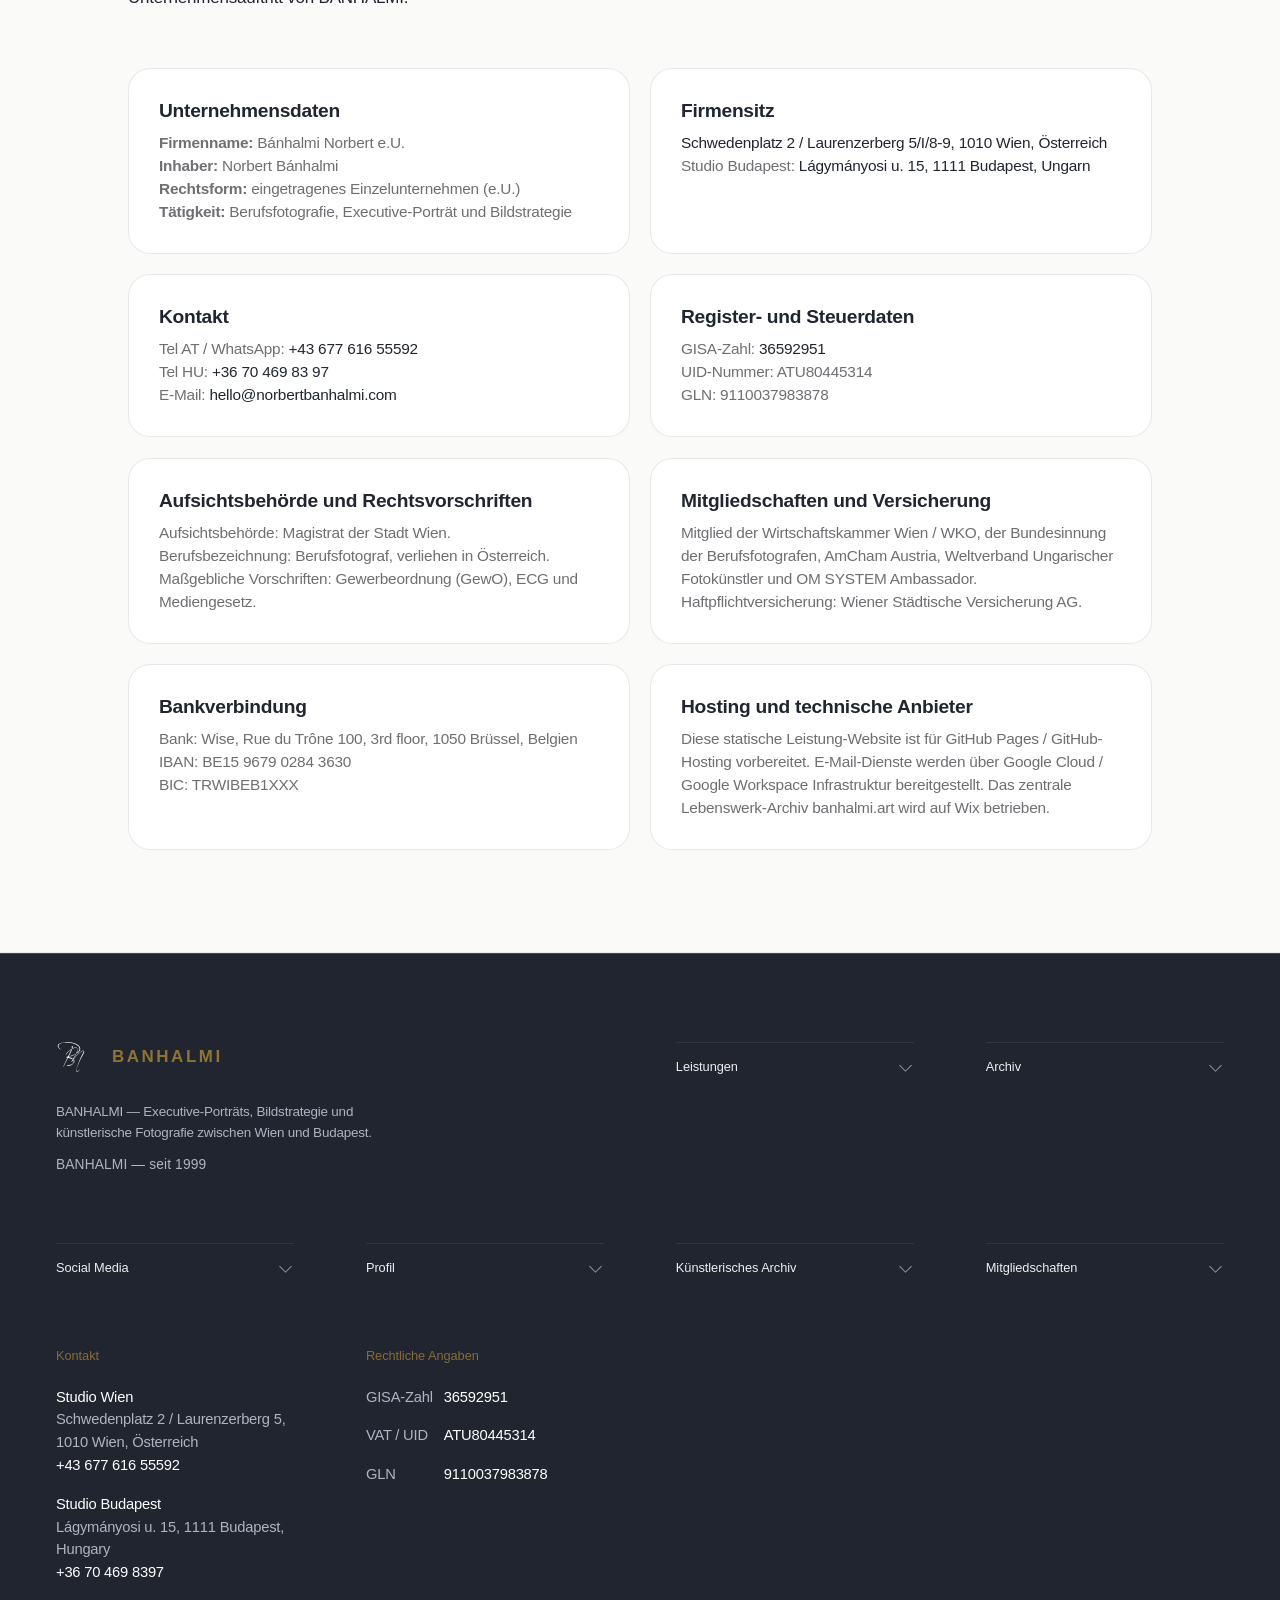
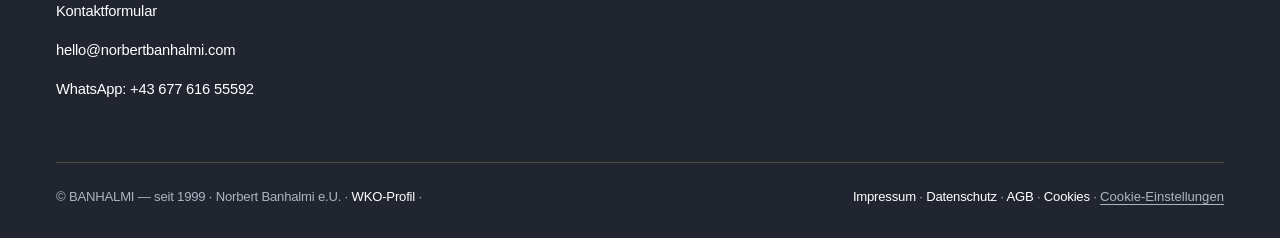
<file: impressum/index.html>
<!DOCTYPE html>

<html lang="de-AT">
<head>
<meta charset="utf-8"/><meta content="strict-origin-when-cross-origin" name="referrer"/>
<meta content="width=device-width, initial-scale=1" name="viewport"/>
<title>Impressum | BANHALMI</title>
<meta content="Impressum für Norbert Banhalmi e.U. mit österreichischen Unternehmens-, Medien-, Kontakt-, Registrierungs- und Berufsangaben." name="description"/>
<link href="https://www.banhalmi.at/impressum/" rel="canonical"/>
<meta content="website" property="og:type"/>
<meta content="Impressum | BANHALMI" property="og:title"/>
<meta content="Impressum für Norbert Banhalmi e.U. mit österreichischen Unternehmens-, Medien-, Kontakt-, Registrierungs- und Berufsangaben." property="og:description"/>
<meta content="https://www.banhalmi.at/impressum/" property="og:url"/>
<meta content="de_AT" property="og:locale"/>
<meta content="https://www.banhalmi.at/assets/img/og/banhalmi-og.webp" property="og:image"/>
<meta content="1200" property="og:image:width"/>
<meta content="630" property="og:image:height"/>
<meta content="summary_large_image" name="twitter:card"/>
<meta content="https://www.banhalmi.at/assets/img/og/banhalmi-og.webp" name="twitter:image"/>
<link href="https://www.norbertbanhalmi.com" rel="preconnect"/>
<meta content="#ffffff" name="theme-color"/>
<meta content="light" name="color-scheme"/>
<link href="../assets/css/style.css" rel="stylesheet"/>
<script type="application/ld+json">{
  "@context": "https://schema.org",
  "@type": "WebPage",
  "@id": "https://www.banhalmi.at/impressum#webpage",
  "about": {
    "@id": "https://www.banhalmi.art/norbert-banhalmi"
  },
  "isPartOf": {
    "@id": "https://www.banhalmi.at/#website"
  },
  "name": "Impressum | BANHALMI",
  "description": "Impressum für Norbert Banhalmi e.U. mit österreichischen Unternehmens-, Medien-, Kontakt-, Registrierungs- und Berufsangaben.",
  "url": "https://www.banhalmi.at/impressum/"
}</script>
<link href="https://www.banhalmi.art/norbert-banhalmi?lang=de" rel="me"/>
<link href="https://www.banhalmi.art/?lang=de" rel="me"/>
<link href="https://www.vipach.at/" rel="me"/>
<script data-schema="banhalmi-ecosystem" type="application/ld+json">{
  "@context": "https://schema.org",
  "@graph": [
    {
      "@type": "WebSite",
      "@id": "https://www.banhalmi.art/?lang=de#artistic-archive",
      "name": "https://www.banhalmi.art/?lang=de",
      "url": "https://www.banhalmi.art/?lang=de",
      "inLanguage": [
        "hu",
        "en",
        "de"
      ],
      "about": {
        "@id": "https://www.banhalmi.art/norbert-banhalmi"
      },
      "description": "Zeitgenössische Fotokunst, Bücher, Ausstellungen und visuelle Forschung."
    },
    {
      "@type": "WebSite",
      "@id": "https://www.vipach.at/#community-platform",
      "name": "VIPACH",
      "url": "https://www.vipach.at/",
      "about": {
        "@id": "https://www.banhalmi.art/norbert-banhalmi"
      },
      "description": "Kreative Community, Bildung und visuelle Kultur in Wien."
    }
  ]
}</script>
<style>
/* Phase 13: clickable studio names in footer */.site-footer.footer-studio-link{color:#fff;text-decoration:none;transition:color.25s ease,opacity.25s ease;}.site-footer.footer-studio-link:hover,.site-footer.footer-studio-link:focus{color:var(--gold);opacity:.95;}
</style><meta content="Impressum | BANHALMI" name="twitter:title"/><meta content="Impressum für Norbert Banhalmi e.U. mit österreichischen Unternehmens-, Medien-, Kontakt-, Registrierungs- und Berufsangaben." name="twitter:description"/><link href="https://www.norbertbanhalmi.com/impressum/" hreflang="en" rel="alternate"/><link href="https://www.banhalmi.at/impressum/" hreflang="de-AT" rel="alternate"/><link href="https://www.banhalminorbert.hu/impresszum/" hreflang="hu-HU" rel="alternate"/><link href="https://www.norbertbanhalmi.com/impressum/" hreflang="x-default" rel="alternate"/>
<link href="/humans.txt" rel="author"/>
<link href="/llms.txt" rel="alternate" title="BANHALMI LLM summary" type="text/plain"/>
<link href="/llms-full.txt" rel="alternate" title="BANHALMI AI knowledge brief" type="text/plain"/>
<link href="/entity.jsonld" rel="alternate" title="BANHALMI entity graph" type="application/ld+json"/>
<link href="/entity-graph.json" rel="alternate" title="BANHALMI machine-readable entity graph" type="application/json"/>
<link href="/entity-graph.jsonld" rel="alternate" title="BANHALMI JSON-LD entity graph" type="application/ld+json"/>
<meta content="https://www.banhalmi.at/assets/img/og/banhalmi-og.webp" property="og:image:secure_url"/><meta content="image/webp" property="og:image:type"/><meta content="Norbert Banhalmi – Executive-Porträt Artist und Stratege für Bildstrategie" property="og:image:alt"/><meta content="Norbert Banhalmi – Executive-Porträt Artist und Stratege für Bildstrategie" name="twitter:image:alt"/><link href="../assets/img/brand/favicon.svg" rel="icon" type="image/svg+xml"/><link href="../assets/img/brand/favicon.ico" rel="alternate icon" sizes="any"/><link href="../assets/img/brand/favicon-32x32.png" rel="icon" sizes="32x32" type="image/png"/><link href="../assets/img/brand/favicon-16x16.png" rel="icon" sizes="16x16" type="image/png"/><link href="../assets/img/brand/apple-touch-icon.png" rel="apple-touch-icon" sizes="180x180"/><link color="#000000" href="../assets/img/brand/safari-pinned-tab.svg" rel="mask-icon"/><link href="../site.webmanifest" rel="manifest"/> <link href="/pricing.json" rel="alternate" title="BANHALMI pricing logic" type="application/json"/>
<link href="/entity.jsonld" rel="alternate" title="BANHALMI entity graph" type="application/ld+json"/>
<link href="/entity-graph.jsonld" rel="alternate" title="BANHALMI full entity graph" type="application/ld+json"/>
</head>
<body>
<a class="skip-link" href="#main">Zum Inhalt springen</a>
<script type="application/ld+json">{
  "@context": "https://schema.org",
  "@type": "BreadcrumbList",
  "itemListElement": [
    {
      "@type": "ListItem",
      "position": 1,
      "name": "Startseite",
      "item": "https://www.banhalmi.at/"
    },
    {
      "@type": "ListItem",
      "position": 2,
      "name": "Impressum",
      "item": "https://www.banhalmi.at/impressum/"
    }
  ],
  "@id": "https://www.banhalmi.at/impressum#breadcrumb"
}</script><header class="site-header">
<div class="wrap">
<nav aria-label="Main" class="nav">
<a class="brand" href="/"><img alt="" aria-hidden="true" class="brand-logo" decoding="async" height="26" loading="lazy" src="../assets/img/brand/banhalmi-logo-black-transparent.svg" width="26"/><span class="brand-word">BANHALMI</span></a>
<ul class="nav-links">
<li><a href="/about/">Über mich</a></li>
<li><a href="https://www.banhalmi.art/?lang=de#gallery" rel="me">Galerie</a></li>
<li><a href="/portrait/">Executive-Porträt</a></li>
<li><a href="/lifestyle/">Brand-Fotografie</a></li>
<li><a href="/event-photography/">C-Level Events</a></li>
<li><a href="/glamour/">Fine Art</a></li>
<li><a href="/faq/">FAQ</a></li>
<li><a href="/kontakt/">Kontakt</a></li>
<li><a class="nav-cta" href="/requestaquote/">Anfrage</a></li>
</ul>
<div aria-label="Language" class="lang-switch"><a class="" href="https://www.norbertbanhalmi.com/impressum/" hreflang="en">EN</a><span class="sep">/</span><a class="active" href="https://www.banhalmi.at/impressum/" hreflang="de-AT">DE</a><span class="sep">/</span><a class="" href="https://www.banhalminorbert.hu/impresszum/" hreflang="hu-HU">HU</a></div>
<button aria-expanded="false" aria-label="Menü" class="menu-btn">
<span></span><span></span><span></span>
</button>
</nav>
</div>
</header>
<main id="main">
<div class="wrap"><nav aria-label="Breadcrumb" class="crumb"><a href="/">Startseite</a> › Impressum</nav></div><section class="hero"><div class="wrap"><h1>Impressum</h1>
<div class="legal" style="margin-top:28px"><h2>Angaben gemäß ECG / MedienG</h2>
<p><strong>Norbert Banhalmi – Executive-Porträt und Bildstrategie e.U.</strong></p>
<p>Studio Wien: Schwedenplatz 2 / Laurenzerberg 5, 1010 Wien, Österreich</p>
<p>Studio Budapest: Lágymányosi u. 15, 1111 Budapest, Ungarn</p>
<p>E-Mail: <a href="mailto:hello@norbertbanhalmi.com">hello@norbertbanhalmi.com</a></p>
<p>Telefon / WhatsApp: <a href="tel:+4367761655592">+43 677 616 55592</a></p>
<h2>Tätigkeit</h2>
<p>Executive-Porträtfotografie, Bildstrategie, Markenfotografie, Eventfotografie und künstlerische fotografische Auftragsarbeiten.</p>
<h2>Rechtliche Kennzahlen</h2>
<p>GISA-Zahl: 36592951</p>
<p>VAT / UID: ATU80445314</p>
<p>GLN: 9110037983878</p>
<p>Aktuelles österreichisches Unternehmen gegründet am 27.11.2023. Die Marke BANHALMI und die fotografische Praxis bestehen seit 1999.</p>
<h2>Mitgliedschaften</h2>
<p>WKO, Berufsfotografie Österreich / WKO, AmCham Austria, OM SYSTEM Ambassador, Weltverband Ungarischer Fotokünstler.</p>
<h2>Verantwortlich für den Inhalt</h2>
<p>Norbert Banhalmi. Diese Website ist die deutschsprachige Leistung-Ebene des BANHALMI Ökosystems. Das zentrale künstlerische Archiv und die primäre Entitätsseite ist <a href="https://www.banhalmi.art/?lang=de">banhalmi.art</a> </p>
<h2>Online-Streitbeilegung</h2>
<p>Die Europäische Kommission stellt eine Plattform zur Online-Streitbeilegung bereit: <a href="https://ec.europa.eu/consumers/odr">ec.europa.eu/consumers/odr</a> </p></div></div></section>
<section class="section-band legal-enhanced"><div class="wrap"><div class="section-head reveal"><h2>Vollständige rechtliche Angaben</h2><p>Angaben gemäß § 5 ECG und Offenlegung gemäß § 25 Mediengesetz für den österreichischen Unternehmensauftritt von BANHALMI.</p></div><div class="legal-grid"><div class="card reveal"><h3>Unternehmensdaten</h3><p><strong>Firmenname:</strong> Bánhalmi Norbert e.U.<br/><strong>Inhaber:</strong> Norbert Bánhalmi<br/><strong>Rechtsform:</strong> eingetragenes Einzelunternehmen (e.U.)<br/><strong>Tätigkeit:</strong> Berufsfotografie, Executive-Porträt und Bildstrategie</p></div><div class="card reveal"><h3>Firmensitz</h3><p><a href="https://maps.app.goo.gl/QsMeDA8Bgq5yKxAo8">Schwedenplatz 2 / Laurenzerberg 5/I/8-9, 1010 Wien, Österreich</a><br/>Studio Budapest: <a href="https://maps.app.goo.gl/nEvcjbCA1wmgQtXJA">Lágymányosi u. 15, 1111 Budapest, Ungarn</a></p></div><div class="card reveal"><h3>Kontakt</h3><p>Tel AT / WhatsApp: <a href="tel:+4367761655592">+43 677 616 55592</a><br/>Tel HU: <a href="tel:+36704698397">+36 70 469 83 97</a><br/>E-Mail: <a href="mailto:hello@norbertbanhalmi.com">hello@norbertbanhalmi.com</a></p></div><div class="card reveal"><h3>Register- und Steuerdaten</h3><p>GISA-Zahl: <a href="https://firmen.wko.at/norbert-banhalmi-executive-porträt-und-visuelle-positionieru/wien/?firmaid=12bd142c-5fcf-4457-9a90-47fbff162b40&amp;standortid=1&amp;standortname=wien%20%28bundesland%29&amp;suchbegriff=norbert%20banhalmi%20executive%20porträt%20und%20visuelle%20positionieru">36592951</a><br/>UID-Nummer: ATU80445314<br/>GLN: 9110037983878</p></div><div class="card reveal"><h3>Aufsichtsbehörde und Rechtsvorschriften</h3><p>Aufsichtsbehörde: Magistrat der Stadt Wien.<br/>Berufsbezeichnung: Berufsfotograf, verliehen in Österreich.<br/>Maßgebliche Vorschriften: Gewerbeordnung (GewO), ECG und Mediengesetz.</p></div><div class="card reveal"><h3>Mitgliedschaften und Versicherung</h3><p>Mitglied der Wirtschaftskammer Wien / WKO, der Bundesinnung der Berufsfotografen, AmCham Austria, Weltverband Ungarischer Fotokünstler und OM SYSTEM Ambassador. Haftpflichtversicherung: Wiener Städtische Versicherung AG.</p></div><div class="card reveal"><h3>Bankverbindung</h3><p>Bank: Wise, Rue du Trône 100, 3rd floor, 1050 Brüssel, Belgien<br/>IBAN: BE15 9679 0284 3630<br/>BIC: TRWIBEB1XXX</p></div><div class="card reveal"><h3>Hosting und technische Anbieter</h3><p>Diese statische Leistung-Website ist für GitHub Pages / GitHub-Hosting vorbereitet. E-Mail-Dienste werden über Google Cloud / Google Workspace Infrastruktur bereitgestellt. Das zentrale Lebenswerk-Archiv banhalmi.art wird auf Wix betrieben.</p></div></div></div></section></main>
<footer class="site-footer">
<div class="wrap">
<div class="footer-grid">
<div class="footer-brand-col">
<a class="brand" href="/"><img alt="" aria-hidden="true" class="brand-logo" decoding="async" height="26" loading="lazy" src="../assets/img/brand/banhalmi-logo-black-transparent.svg" width="26"/><span class="brand-word">BANHALMI</span></a>
<p class="footer-entity">BANHALMI — Executive-Porträts, Bildstrategie und künstlerische Fotografie zwischen Wien und Budapest. <span class="footer-since">BANHALMI — seit 1999</span></p>
</div><details class="footer-accordion"><summary>Leistungen</summary><ul><li><a href="/portrait/">Executive-Porträts</a></li><li><a href="/lifestyle/">Brand-Fotografie</a></li><li><a href="/event-photography/">C-Level-Eventfotografie</a></li><li><a href="/glamour/">Fine-Art-Fotografie</a></li><li><a href="/requestaquote/">Anfrage</a></li></ul></details><details class="footer-accordion"><summary>Archiv</summary><ul><li><a href="https://www.banhalmi.art/?lang=de#gallery" rel="me">Galerie</a></li><li><a href="https://www.banhalmi.art/?lang=de">banhalmi.art</a></li><li><a href="https://www.banhalmi.art/konyveim?lang=de">Books</a></li><li><a href="https://www.banhalmi.art/fotokiallitasok?lang=de">Exhibitions</a></li><li><a href="https://www.banhalmi.art/mediamegjelenesek?lang=de">Media</a></li><li><a href="https://www.banhalmi.art/curators?lang=de">Curators</a></li><li><a href="https://www.vipach.at/">VIPACH</a></li></ul></details><details class="footer-accordion"><summary>Social Media</summary><ul><li><a href="https://www.linkedin.com/in/norbertbanhalmi/">LinkedIn</a></li><li><a href="https://www.facebook.com/banhalmi.norbert">Facebook</a></li><li><a href="https://www.instagram.com/norbert.banhalmi/">Instagram</a></li><li><a href="https://hu.pinterest.com/norbertbanhalmi/">Pinterest</a></li><li><a href="https://www.youtube.com/playlist?list=PLwsdxt-KFeDgsRO_a_fSUTJ3RZvivWRgr">YouTube</a></li><li><a href="https://www.flickr.com/photos/vipach/albums">Flickr / VIPACH</a></li><li><a href="https://hu.wikipedia.org/wiki/B%C3%A1nhalmi_Norbert">Wikipedia</a></li><li><a href="https://www.wikidata.org/wiki/Q56391118">Wikidata</a></li><li><a href="https://commons.wikimedia.org/wiki/File:Norbert-Banhalmi-self-portrait.jpg">Wikimedia Commons</a></li></ul></details>
<details class="footer-accordion"><summary>Profil</summary><ul><li><a href="/about/">Über Norbert Banhalmi</a></li><li><a href="https://www.banhalmi.art/mediamegjelenesek?lang=de">Medien &amp; Publikationen</a></li><li><a href="https://www.banhalmi.art/fotokiallitasok?lang=de">Bücher &amp; Ausstellungen</a></li></ul></details>
<details class="footer-accordion" data-ecosystem-footer="banhalmi-art"><summary>Künstlerisches Archiv</summary><ul><li><a href="https://www.banhalmi.art/?lang=de" rel="me">banhalmi.art</a><br/><span>Zeitgenössische Fotokunst, Bücher, Ausstellungen und visuelle Forschung.</span></li><li><a href="https://www.vipach.at/" rel="me">VIPACH</a><br/><span>Kreative Community, Bildung und visuelle Kultur in Wien.</span></li></ul></details>
<details class="footer-accordion"><summary>Mitgliedschaften</summary><ul><li><a href="https://firmen.wko.at/norbert-banhalmi-executive-portr%C3%A4t-und-visuelle-positionieru/wien/?firmaid=12bd142c-5fcf-4457-9a90-47fbff162b40&amp;standortid=1&amp;standortname=wien%20%28bundesland%29&amp;suchbegriff=norbert%20banhalmi%20executive%20portr%C3%A4t%20und%20visuelle%20positionieru" rel="me">WKO</a></li><li><a href="https://amcham.at/yearbook-2026/#members" rel="me">AmCham Austria</a></li><li><a href="https://www.milcclub.com/ambassadors" rel="me">OM SYSTEM Ambassador</a></li><li><a href="https://www.mfvsz.com/" rel="me">Weltverband Ungarischer Fotokünstler</a></li><li><a href="https://www.wko.at/oe/gewerbe-handwerk/berufsfotografie/start" rel="me">Berufsfotografie Österreich / WKO</a></li></ul></details>
<div><h4>Kontakt</h4><ul class="footer-contact-list">
<li><strong><a class="footer-studio-link" href="https://maps.app.goo.gl/QsMeDA8Bgq5yKxAo8">Studio Wien</a></strong><br/>Schwedenplatz 2 / Laurenzerberg 5, 1010 Wien, Österreich<br/><a href="tel:+4367761655592">+43 677 616 55592</a></li>
<li><strong><a class="footer-studio-link" href="https://maps.app.goo.gl/nEvcjbCA1wmgQtXJA">Studio Budapest</a></strong><br/>Lágymányosi u. 15, 1111 Budapest, Hungary<br/><a href="tel:+36704698397">+36 70 469 8397</a></li>
<li><a href="/kontakt/">Kontaktformular</a></li>
<li><a href="mailto:hello@norbertbanhalmi.com">hello@norbertbanhalmi.com</a></li>
<li><a href="https://wa.me/4367761655592">WhatsApp: +43 677 616 55592</a></li>
</ul></div><div><h4>Rechtliche Angaben</h4><ul class="footer-legal-list"><li><span>GISA-Zahl</span> <strong>36592951</strong></li><li><span>VAT / UID</span> <strong>ATU80445314</strong></li><li><span>GLN</span> <strong>9110037983878</strong></li></ul></div></div>
<div class="footer-bottom">
<span>© BANHALMI — seit 1999 · Norbert Banhalmi e.U. · <a href="https://firmen.wko.at/norbert-banhalmi-executive-portr%C3%A4t-und-visuelle-positionieru/wien/?firmaid=12bd142c-5fcf-4457-9a90-47fbff162b40&amp;standortid=1&amp;standortname=wien%20%28bundesland%29&amp;suchbegriff=norbert%20banhalmi%20executive%20portr%C3%A4t%20und%20visuelle%20positionieru" rel="me">WKO-Profil</a> · </span>
<span><a href="/impressum/">Impressum</a> · <a href="/privacy-policy/">Datenschutz</a> · <a href="/terms-conditions/">AGB</a> · <a href="/cookie-policy/">Cookies</a> · <button class="footer-cookie-settings" data-cookie-settings="" type="button">Cookie-Einstellungen</button></span>
</div></div>
</footer>
<div aria-label="Cookies" aria-live="polite" class="cookie" role="dialog">
<p>Diese Website verwendet nur technisch notwendige Speicherung. Analyse- und Marketing-Cookies werden erst nach Ihrer Zustimmung geladen.</p>
<div class="cookie-actions">
<button class="btn btn-primary" data-accept="">Zustimmen</button>
<button class="btn btn-ghost" data-decline="">Nur notwendige</button>
</div>
</div>
<script defer="" src="../assets/js/site-config.js"></script><script defer="" src="../assets/js/main.js"></script>
</body>
</html>
</file>
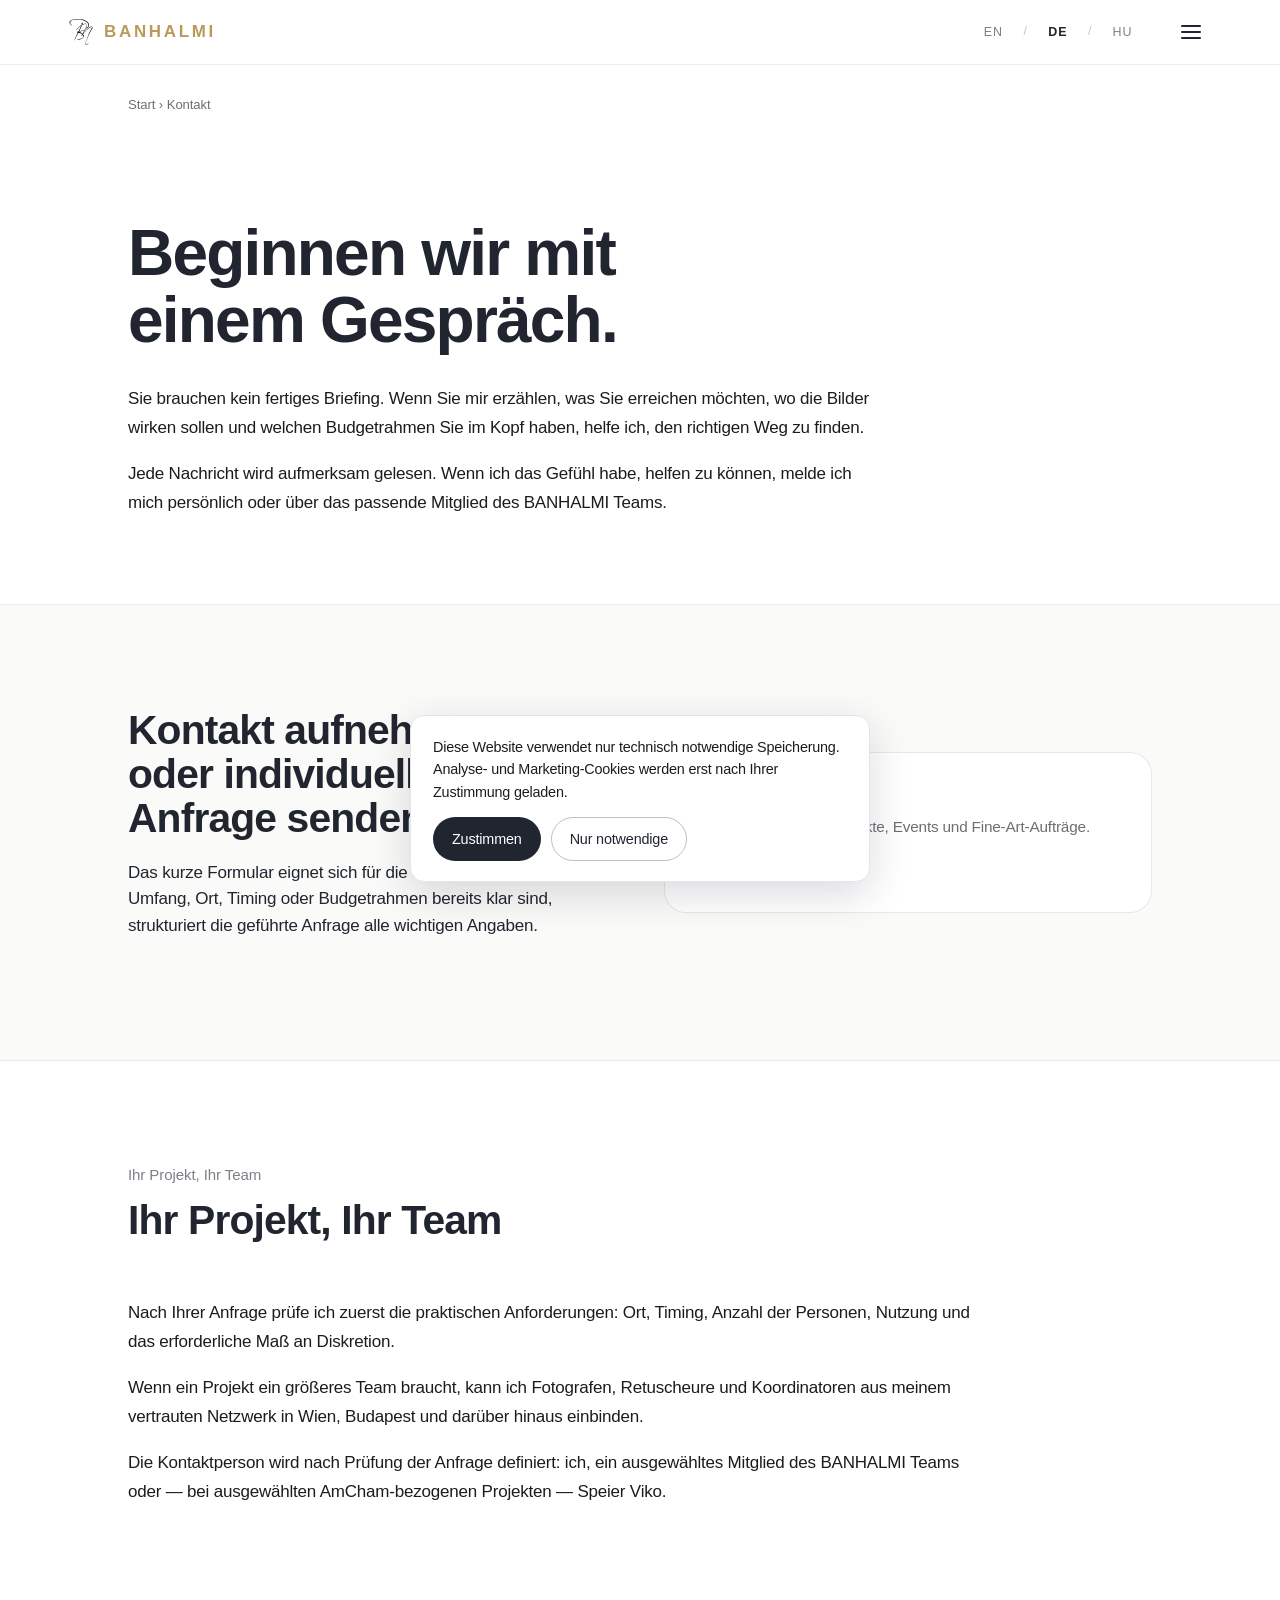
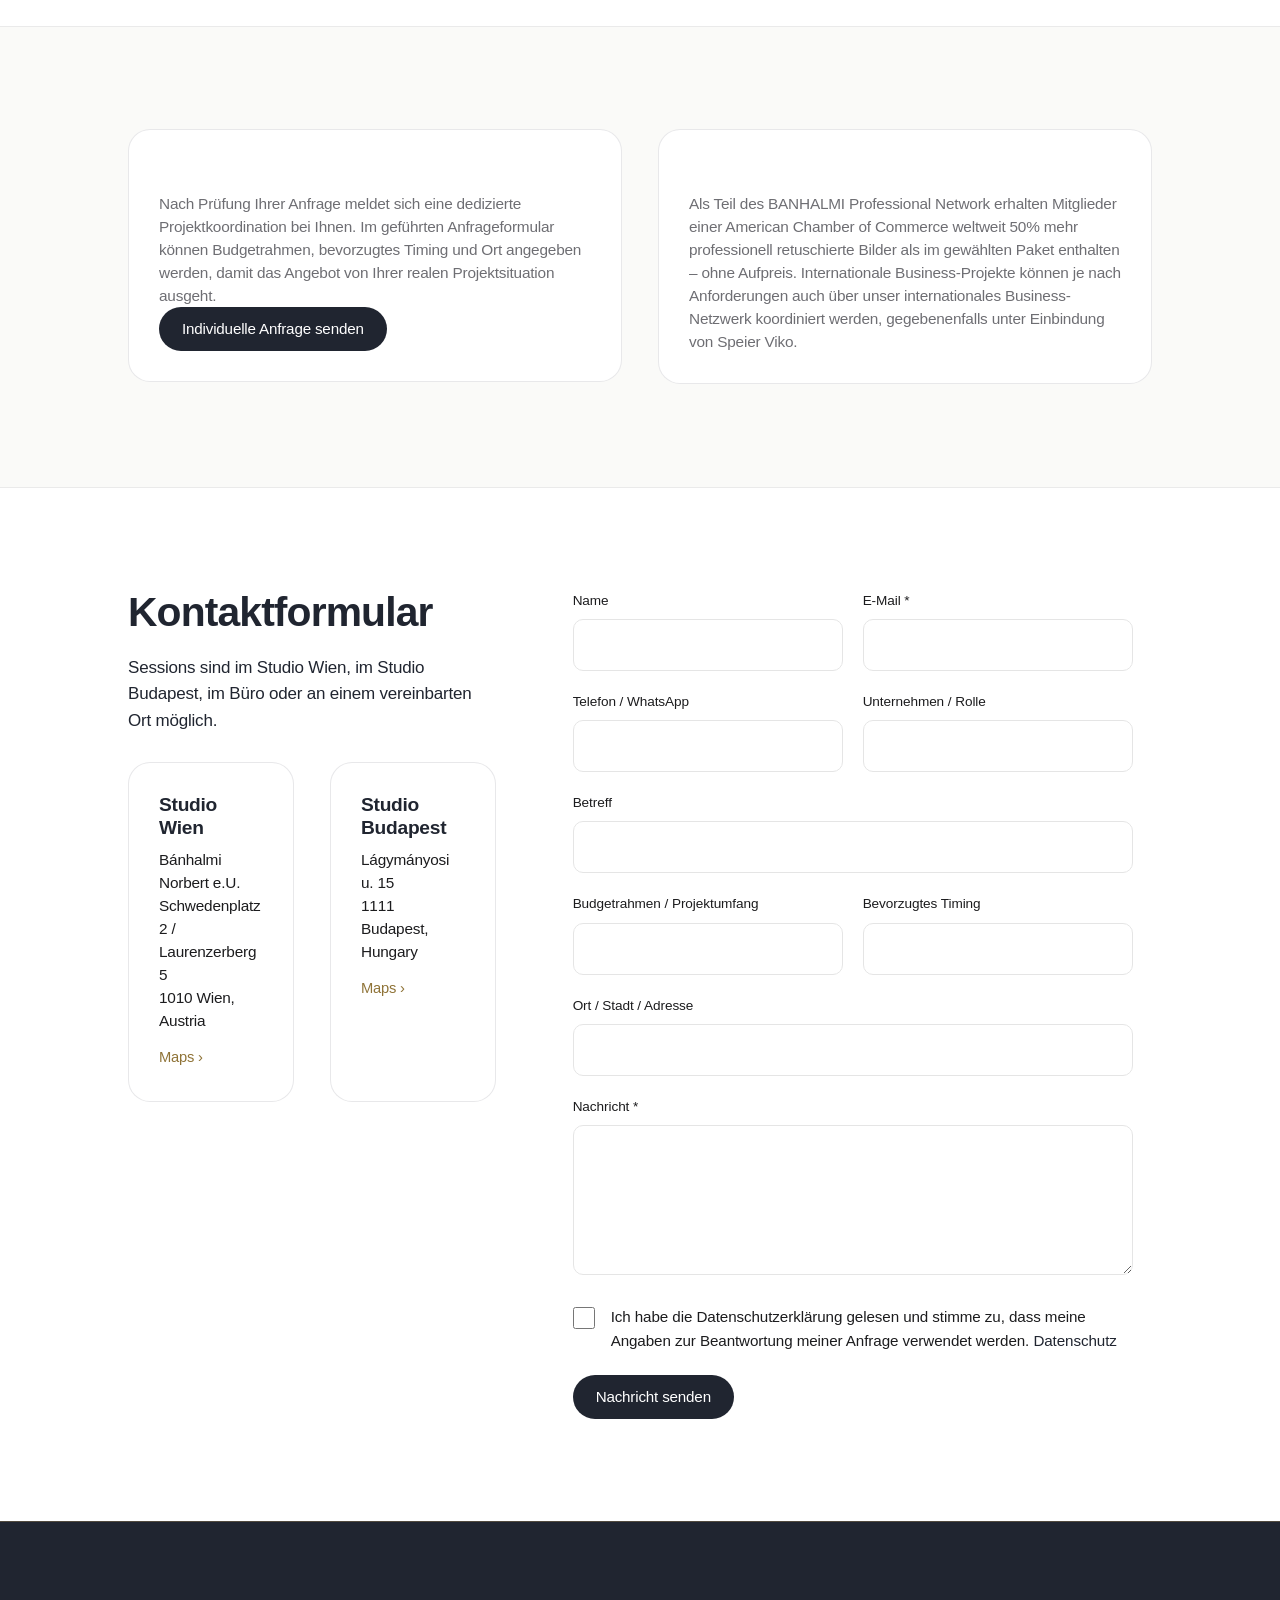
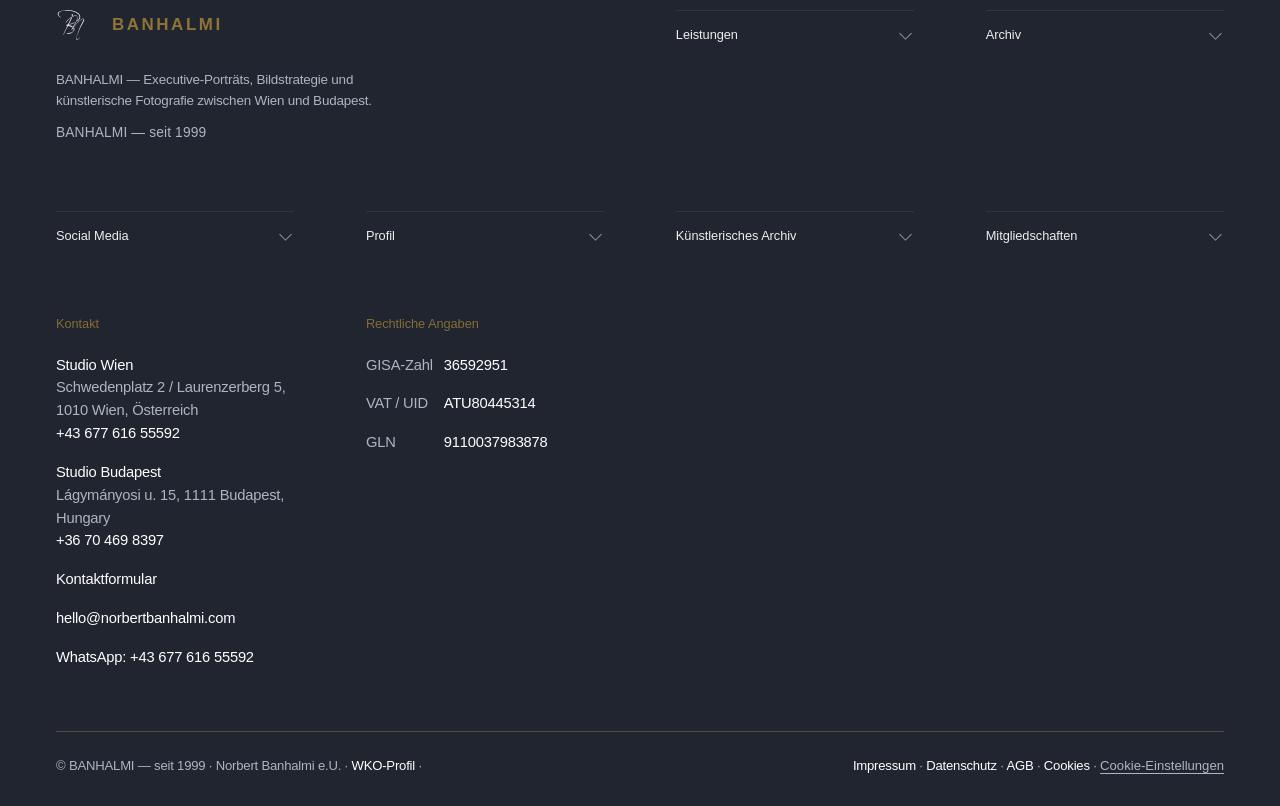
<file: kontakt/index.html>
<!DOCTYPE html>

<html lang="de-AT">
<head>
<meta charset="utf-8"/><meta content="strict-origin-when-cross-origin" name="referrer"/>
<meta content="width=device-width, initial-scale=1" name="viewport"/>
<title>Kontakt | Norbert Banhalmi</title>
<meta content="Kontakt zu Norbert Banhalmi für ein erstes Gespräch, ein individuelles Angebot oder ein geführtes Fotografie-Briefing in Wien, Budapest oder international." name="description"/>
<link href="https://www.banhalmi.at/kontakt/" rel="canonical"/>
<meta content="website" property="og:type"/>
<meta content="Kontakt | Norbert Banhalmi" property="og:title"/>
<meta content="Kontakt zu Norbert Banhalmi für ein erstes Gespräch, ein individuelles Angebot oder ein geführtes Fotografie-Briefing in Wien, Budapest oder international." property="og:description"/>
<meta content="https://www.banhalmi.at/kontakt/" property="og:url"/>
<meta content="de_AT" property="og:locale"/>
<meta content="https://www.banhalmi.at/assets/img/og/banhalmi-og.webp" property="og:image"/>
<meta content="1200" property="og:image:width"/>
<meta content="630" property="og:image:height"/>
<meta content="summary_large_image" name="twitter:card"/>
<meta content="https://www.banhalmi.at/assets/img/og/banhalmi-og.webp" name="twitter:image"/>
<link href="https://www.norbertbanhalmi.com" rel="preconnect"/>
<meta content="#ffffff" name="theme-color"/>
<meta content="light" name="color-scheme"/>
<link href="../assets/css/style.css" rel="stylesheet"/>
<script type="application/ld+json">{
  "@context": "https://schema.org",
  "@type": "WebPage",
  "@id": "https://www.banhalmi.at/requestaquote#webpage",
  "about": {
    "@id": "https://www.banhalmi.art/norbert-banhalmi"
  },
  "isPartOf": {
    "@id": "https://www.banhalmi.at/#website"
  },
  "name": "Kontakt | Norbert Banhalmi",
  "description": "Kontakt zu Norbert Banhalmi für ein erstes Gespräch, ein individuelles Angebot oder ein geführtes Fotografie-Briefing in Wien, Budapest oder international.",
  "url": "https://www.banhalmi.at/kontakt/"
}</script>
<script type="application/ld+json">{
  "@context": "https://schema.org",
  "@type": "OfferCatalog",
  "@id": "https://www.banhalmi.at/requestaquote/#quote-offer-catalog",
  "name": "Geführte Anfrage und Preislogik",
  "description": "Kontakt zu Norbert Banhalmi für ein erstes Gespräch, ein individuelles Angebot oder ein geführtes Fotografie-Briefing in Wien, Budapest oder international.",
  "url": "https://www.banhalmi.at/requestaquote/",
  "provider": {
    "@id": "https://www.banhalmi.at/#professionalservice"
  },
  "itemListElement": [
    {
      "@type": "Offer",
      "position": 1,
      "name": "Schnelles Führungskräfteporträt",
      "priceCurrency": "EUR",
      "price": 220,
      "description": "Kontakt zu Norbert Banhalmi für ein erstes Gespräch, ein individuelles Angebot oder ein geführtes Fotografie-Briefing in Wien, Budapest oder international.",
      "availability": "https://schema.org/InStock",
      "eligibleRegion": [
        {
          "@type": "Country",
          "name": "Austria"
        },
        {
          "@type": "Country",
          "name": "Hungary"
        },
        {
          "@type": "AdministrativeArea",
          "name": "European Union"
        }
      ]
    },
    {
      "@type": "Offer",
      "position": 2,
      "name": "Geführtes Einzelporträt",
      "priceCurrency": "EUR",
      "price": 420,
      "description": "Kontakt zu Norbert Banhalmi für ein erstes Gespräch, ein individuelles Angebot oder ein geführtes Fotografie-Briefing in Wien, Budapest oder international.",
      "availability": "https://schema.org/InStock",
      "eligibleRegion": [
        {
          "@type": "Country",
          "name": "Austria"
        },
        {
          "@type": "Country",
          "name": "Hungary"
        },
        {
          "@type": "AdministrativeArea",
          "name": "European Union"
        }
      ]
    },
    {
      "@type": "Offer",
      "position": 3,
      "name": "Gruppenportrait-Session",
      "priceCurrency": "EUR",
      "description": "Kontakt zu Norbert Banhalmi für ein erstes Gespräch, ein individuelles Angebot oder ein geführtes Fotografie-Briefing in Wien, Budapest oder international. Group portraits are calculated from a base fee plus per-person and retouching components.",
      "availability": "https://schema.org/InStock",
      "eligibleRegion": [
        {
          "@type": "Country",
          "name": "Austria"
        },
        {
          "@type": "Country",
          "name": "Hungary"
        },
        {
          "@type": "AdministrativeArea",
          "name": "European Union"
        }
      ],
      "priceSpecification": {
        "@type": "PriceSpecification",
        "priceCurrency": "EUR",
        "minPrice": 689,
        "maxPrice": 1290,
        "description": "Base setup fee plus per-person, retouching, team-size and location components. The final written quote is confirmed after scope review."
      }
    },
    {
      "@type": "Offer",
      "position": 4,
      "name": "Marke & Bildstrategie",
      "priceCurrency": "EUR",
      "price": 499,
      "description": "Kontakt zu Norbert Banhalmi für ein erstes Gespräch, ein individuelles Angebot oder ein geführtes Fotografie-Briefing in Wien, Budapest oder international.",
      "availability": "https://schema.org/InStock",
      "eligibleRegion": [
        {
          "@type": "Country",
          "name": "Austria"
        },
        {
          "@type": "Country",
          "name": "Hungary"
        },
        {
          "@type": "AdministrativeArea",
          "name": "European Union"
        }
      ]
    },
    {
      "@type": "Offer",
      "position": 5,
      "name": "Künstlerische Fotografie",
      "priceCurrency": "EUR",
      "price": 690,
      "description": "Kontakt zu Norbert Banhalmi für ein erstes Gespräch, ein individuelles Angebot oder ein geführtes Fotografie-Briefing in Wien, Budapest oder international.",
      "availability": "https://schema.org/InStock",
      "eligibleRegion": [
        {
          "@type": "Country",
          "name": "Austria"
        },
        {
          "@type": "Country",
          "name": "Hungary"
        },
        {
          "@type": "AdministrativeArea",
          "name": "European Union"
        }
      ]
    }
  ]
}</script>
<link href="https://www.banhalmi.art/norbert-banhalmi?lang=de" rel="me"/>
<link href="https://www.banhalmi.art/?lang=de" rel="me"/>
<link href="https://www.vipach.at/" rel="me"/>
<script data-schema="banhalmi-ecosystem" type="application/ld+json">{
  "@context": "https://schema.org",
  "@graph": [
    {
      "@type": "WebSite",
      "@id": "https://www.banhalmi.art/?lang=de#artistic-archive",
      "name": "https://www.banhalmi.art/?lang=de",
      "url": "https://www.banhalmi.art/?lang=de",
      "inLanguage": [
        "hu",
        "en",
        "de"
      ],
      "about": {
        "@id": "https://www.banhalmi.art/norbert-banhalmi"
      },
      "description": "Kontakt zu Norbert Banhalmi für ein erstes Gespräch, ein individuelles Angebot oder ein geführtes Fotografie-Briefing in Wien, Budapest oder international."
    },
    {
      "@type": "WebSite",
      "@id": "https://www.vipach.at/#community-platform",
      "name": "VIPACH",
      "url": "https://www.vipach.at/",
      "about": {
        "@id": "https://www.banhalmi.art/norbert-banhalmi"
      },
      "description": "Kontakt zu Norbert Banhalmi für ein erstes Gespräch, ein individuelles Angebot oder ein geführtes Fotografie-Briefing in Wien, Budapest oder international."
    }
  ]
}</script>
<style>
/* Phase 13: clickable studio names in footer */.site-footer.footer-studio-link{color:#fff;text-decoration:none;transition:color.25s ease,opacity.25s ease;}.site-footer.footer-studio-link:hover,.site-footer.footer-studio-link:focus{color:var(--gold);opacity:.95;}
</style><meta content="Kontakt | Norbert Banhalmi" name="twitter:title"/><meta content="Kontakt zu Norbert Banhalmi für ein erstes Gespräch, ein individuelles Angebot oder ein geführtes Fotografie-Briefing in Wien, Budapest oder international." name="twitter:description"/><link href="https://www.norbertbanhalmi.com/contact/" hreflang="en" rel="alternate"/><link href="https://www.banhalmi.at/kontakt/" hreflang="de-AT" rel="alternate"/><link href="https://www.banhalminorbert.hu/kapcsolat/" hreflang="hu-HU" rel="alternate"/><link href="https://www.norbertbanhalmi.com/contact/" hreflang="x-default" rel="alternate"/>
<link href="/humans.txt" rel="author"/>
<link href="/llms.txt" rel="alternate" title="BANHALMI LLM summary" type="text/plain"/>
<link href="/llms-full.txt" rel="alternate" title="BANHALMI AI knowledge brief" type="text/plain"/>
<link href="/entity.jsonld" rel="alternate" title="BANHALMI entity graph" type="application/ld+json"/>
<link href="/entity-graph.json" rel="alternate" title="BANHALMI machine-readable entity graph" type="application/json"/>
<link href="/entity-graph.jsonld" rel="alternate" title="BANHALMI JSON-LD entity graph" type="application/ld+json"/>
<meta content="https://www.banhalmi.at/assets/img/og/banhalmi-og.webp" property="og:image:secure_url"/><meta content="image/webp" property="og:image:type"/><meta content="Norbert Banhalmi – Executive-Porträt Artist und Stratege für Bildstrategie" property="og:image:alt"/><meta content="Norbert Banhalmi – Executive-Porträt Artist und Stratege für Bildstrategie" name="twitter:image:alt"/><link href="../assets/img/brand/favicon.svg" rel="icon" type="image/svg+xml"/><link href="../assets/img/brand/favicon.ico" rel="alternate icon" sizes="any"/><link href="../assets/img/brand/favicon-32x32.png" rel="icon" sizes="32x32" type="image/png"/><link href="../assets/img/brand/favicon-16x16.png" rel="icon" sizes="16x16" type="image/png"/><link href="../assets/img/brand/apple-touch-icon.png" rel="apple-touch-icon" sizes="180x180"/><link color="#000000" href="../assets/img/brand/safari-pinned-tab.svg" rel="mask-icon"/><link href="../site.webmanifest" rel="manifest"/> <link href="/pricing.json" rel="alternate" title="BANHALMI pricing logic" type="application/json"/>
<link href="/entity.jsonld" rel="alternate" title="BANHALMI entity graph" type="application/ld+json"/>
<link href="/entity-graph.jsonld" rel="alternate" title="BANHALMI full entity graph" type="application/ld+json"/>
</head>
<body>
<a class="skip-link" href="#main">Zum Inhalt springen</a>
<script type="application/ld+json">{
  "@context": "https://schema.org",
  "@type": "BreadcrumbList",
  "itemListElement": [
    {
      "@type": "ListItem",
      "position": 1,
      "name": "Startseite",
      "item": "https://www.banhalmi.at/"
    },
    {
      "@type": "ListItem",
      "position": 2,
      "name": "Kontakt",
      "item": "https://www.banhalmi.at/requestaquote/"
    }
  ],
  "@id": "https://www.banhalmi.at/kontakt#breadcrumb"
}</script><script type="application/ld+json">{
  "@context": "https://schema.org",
  "@type": "Service",
  "@id": "https://www.banhalmi.at/requestaquote/#service",
  "name": "Kontakt",
  "description": "Kontakt zu Norbert Banhalmi für ein erstes Gespräch, ein individuelles Angebot oder ein geführtes Fotografie-Briefing in Wien, Budapest oder international.",
  "serviceType": "Kontakt",
  "provider": {
    "@id": "https://www.norbertbanhalmi.com/#professionalservice"
  },
  "areaServed": [
    {
      "@type": "City",
      "name": "Vienna",
      "sameAs": "https://www.wikidata.org/wiki/Q1741"
    },
    {
      "@type": "City",
      "name": "Budapest",
      "sameAs": "https://www.wikidata.org/wiki/Q1781"
    }
  ],
  "availableChannel": {
    "@type": "ServiceChannel",
    "serviceLocation": [
      {
        "@id": "https://www.norbertbanhalmi.com/#vienna-location"
      },
      {
        "@id": "https://www.norbertbanhalmi.com/#budapest-location"
      }
    ]
  },
  "url": "https://www.banhalmi.at/requestaquote/"
}</script><header class="site-header">
<div class="wrap">
<nav aria-label="Main" class="nav">
<a class="brand" href="/"><img alt="" aria-hidden="true" class="brand-logo" decoding="async" height="26" loading="lazy" src="../assets/img/brand/banhalmi-logo-black-transparent.svg" width="26"/><span class="brand-word">BANHALMI</span></a>
<ul class="nav-links">
<li><a href="/about/">Über mich</a></li>
<li><a href="https://www.banhalmi.art/?lang=de#gallery" rel="me">Galerie</a></li>
<li><a href="/portrait/">Executive-Porträt</a></li>
<li><a href="/lifestyle/">Brand-Fotografie</a></li>
<li><a href="/event-photography/">C-Level Events</a></li>
<li><a href="/glamour/">Fine Art</a></li>
<li><a href="/faq/">FAQ</a></li>
<li><a href="/kontakt/">Kontakt</a></li>
<li><a class="nav-cta" href="/requestaquote/">Anfrage</a></li>
</ul>
<div aria-label="Language" class="lang-switch"><a class="" href="https://www.norbertbanhalmi.com/contact/" hreflang="en">EN</a><span class="sep">/</span><a class="active" href="https://www.banhalmi.at/kontakt/" hreflang="de-AT">DE</a><span class="sep">/</span><a class="" href="https://www.banhalminorbert.hu/kapcsolat/" hreflang="hu-HU">HU</a></div>
<button aria-expanded="false" aria-label="Menü" class="menu-btn">
<span></span><span></span><span></span>
</button>
</nav>
</div>
</header>
<main id="main">
<div class="wrap"><nav aria-label="Breadcrumb" class="crumb"><a href="/">Start</a> › Kontakt</nav></div>
<section class="hero"><div class="wrap">
<h1>Beginnen wir mit einem Gespräch.</h1>
<div class="prose reveal structural-prose"><p>Sie brauchen kein fertiges Briefing. Wenn Sie mir erzählen, was Sie erreichen möchten, wo die Bilder wirken sollen und welchen Budgetrahmen Sie im Kopf haben, helfe ich, den richtigen Weg zu finden.</p><p>Jede Nachricht wird aufmerksam gelesen. Wenn ich das Gefühl habe, helfen zu können, melde ich mich persönlich oder über das passende Mitglied des BANHALMI Teams.</p></div></div></section><section class="contact-quote-entry section-band"><div class="wrap split"><div class="prose reveal"><h2>Kontakt aufnehmen oder individuelle Anfrage senden.</h2><p>Das kurze Formular eignet sich für die erste Nachricht. Wenn Umfang, Ort, Timing oder Budgetrahmen bereits klar sind, strukturiert die geführte Anfrage alle wichtigen Angaben.</p></div><div class="card reveal"><h3>Anfrage</h3><p>Für Portraits, Brand-Projekte, Events und Fine-Art-Aufträge.</p><a class="btn btn-primary" href="/requestaquote/">Anfrage</a></div></div></section>
<section class="section project-team" id="your-project-your-team"><div class="wrap"><div class="section-head reveal"><span class="eyebrow">Ihr Projekt, Ihr Team</span><h2>Ihr Projekt, Ihr Team</h2></div><div class="prose reveal structural-prose"><p>Nach Ihrer Anfrage prüfe ich zuerst die praktischen Anforderungen: Ort, Timing, Anzahl der Personen, Nutzung und das erforderliche Maß an Diskretion.</p><p>Wenn ein Projekt ein größeres Team braucht, kann ich Fotografen, Retuscheure und Koordinatoren aus meinem vertrauten Netzwerk in Wien, Budapest und darüber hinaus einbinden.</p><p>Die Kontaktperson wird nach Prüfung der Anfrage definiert: ich, ein ausgewähltes Mitglied des BANHALMI Teams oder — bei ausgewählten AmCham-bezogenen Projekten — Speier Viko.</p></div></div></section><section class="section contact-custom-quote section-band" id="custom-quote-entry"><div class="wrap"><div class="cards reveal"><div class="card reveal"><h3>Individuelle Anfrage senden</h3><p>Nach Prüfung Ihrer Anfrage meldet sich eine dedizierte Projektkoordination bei Ihnen. Im geführten Anfrageformular können Budgetrahmen, bevorzugtes Timing und Ort angegeben werden, damit das Angebot von Ihrer realen Projektsituation ausgeht.</p><a class="btn btn-primary" href="/requestaquote/">Individuelle Anfrage senden</a></div><div class="card reveal"><h3>Mitglied einer American Chamber of Commerce</h3><p>Als Teil des BANHALMI Professional Network erhalten Mitglieder einer American Chamber of Commerce weltweit 50% mehr professionell retuschierte Bilder als im gewählten Paket enthalten – ohne Aufpreis. Internationale Business-Projekte können je nach Anforderungen auch über unser internationales Business-Netzwerk koordiniert werden, gegebenenfalls unter Einbindung von Speier Viko.</p></div></div></div></section><section><div class="wrap"><div class="split smart-quote-layout">
<div class="prose reveal quote-intro"><h2>Kontaktformular</h2><p>Sessions sind im Studio Wien, im Studio Budapest, im Büro oder an einem vereinbarten Ort möglich.</p>
<div class="cards location-cards reveal" style="margin-top:28px">
<div class="card location-card-linkable reveal"><h3><a href="https://maps.app.goo.gl/QsMeDA8Bgq5yKxAo8">Studio Wien</a></h3><p>Bánhalmi Norbert e.U.<br/>Schwedenplatz 2 / Laurenzerberg 5<br/>1010 Wien, Austria</p><a aria-label="Studio Wien" class="map-card-link" href="https://maps.app.goo.gl/QsMeDA8Bgq5yKxAo8">Maps ›</a></div>
<div class="card location-card-linkable reveal"><h3><a href="https://maps.app.goo.gl/nEvcjbCA1wmgQtXJA">Studio Budapest</a></h3><p>Lágymányosi u. 15<br/>1111 Budapest, Hungary</p><a aria-label="Studio Budapest" class="map-card-link" href="https://maps.app.goo.gl/nEvcjbCA1wmgQtXJA">Maps ›</a></div>
</div></div>
<div class="form reveal"><form accept-charset="UTF-8" data-contact-form="" data-form-kind="contact" data-form-title="BANHALMI contact form" data-lang="de" method="post">
<input name="form_type" type="hidden" value="contact"/><input aria-hidden="true" autocomplete="off" class="hp-field" name="website" tabindex="-1" type="text"/>
<div class="grid-2"><div class="field"><label for="name">Name</label><input id="name" name="name" required=""/></div><div class="field"><label for="email">E-Mail *</label><input id="email" name="email" required="" type="email"/></div></div>
<div class="grid-2"><div class="field"><label for="phone">Telefon / WhatsApp</label><input id="phone" name="phone"/></div><div class="field"><label for="company">Unternehmen / Rolle</label><input id="company" name="company"/></div></div>
<div class="field"><label for="subject">Betreff</label><input id="subject" name="subject"/></div>
<div class="grid-2"><div class="field"><label for="budget">Budgetrahmen / Projektumfang</label><input autocomplete="off" id="budget" name="budget"/></div><div class="field"><label for="timeframe">Bevorzugtes Timing</label><input autocomplete="off" id="timeframe" name="timeframe"/></div></div><div class="field"><label for="specific_location">Ort / Stadt / Adresse</label><input autocomplete="off" id="specific_location" name="specific_location"/></div><div class="field"><label for="message">Nachricht *</label><textarea id="message" name="message" required=""></textarea></div>
<div class="field consent"><input id="consent" name="consent" required="" type="checkbox"/><label for="consent" style="font-weight:400">Ich habe die Datenschutzerklärung gelesen und stimme zu, dass meine Angaben zur Beantwortung meiner Anfrage verwendet werden. <a href="/privacy-policy/">Datenschutz</a></label></div>
<button class="btn btn-primary" type="submit">Nachricht senden</button><p data-form-note="" hidden="" style="margin-top:16px;color:var(--gold-deep)">Danke. Ihre Nachricht wurde vorbereitet und gesendet. Falls sich Ihr E-Mail-Programm öffnet, senden Sie bitte die vorbereitete E-Mail.</p>
</form></div></div></div></section>
</main>
<footer class="site-footer">
<div class="wrap">
<div class="footer-grid">
<div class="footer-brand-col">
<a class="brand" href="/"><img alt="" aria-hidden="true" class="brand-logo" decoding="async" height="26" loading="lazy" src="../assets/img/brand/banhalmi-logo-black-transparent.svg" width="26"/><span class="brand-word">BANHALMI</span></a>
<p class="footer-entity">BANHALMI — Executive-Porträts, Bildstrategie und künstlerische Fotografie zwischen Wien und Budapest. <span class="footer-since">BANHALMI — seit 1999</span></p>
</div><details class="footer-accordion"><summary>Leistungen</summary><ul><li><a href="/portrait/">Executive-Porträts</a></li><li><a href="/lifestyle/">Brand-Fotografie</a></li><li><a href="/event-photography/">C-Level-Eventfotografie</a></li><li><a href="/glamour/">Fine-Art-Fotografie</a></li><li><a href="/requestaquote/">Anfrage</a></li></ul></details><details class="footer-accordion"><summary>Archiv</summary><ul><li><a href="https://www.banhalmi.art/?lang=de#gallery" rel="me">Galerie</a></li><li><a href="https://www.banhalmi.art/?lang=de">banhalmi.art</a></li><li><a href="https://www.banhalmi.art/konyveim?lang=de">Books</a></li><li><a href="https://www.banhalmi.art/fotokiallitasok?lang=de">Exhibitions</a></li><li><a href="https://www.banhalmi.art/mediamegjelenesek?lang=de">Media</a></li><li><a href="https://www.banhalmi.art/curators?lang=de">Curators</a></li><li><a href="https://www.vipach.at/">VIPACH</a></li></ul></details><details class="footer-accordion"><summary>Social Media</summary><ul><li><a href="https://www.linkedin.com/in/norbertbanhalmi/">LinkedIn</a></li><li><a href="https://www.facebook.com/banhalmi.norbert">Facebook</a></li><li><a href="https://www.instagram.com/norbert.banhalmi/">Instagram</a></li><li><a href="https://hu.pinterest.com/norbertbanhalmi/">Pinterest</a></li><li><a href="https://www.youtube.com/playlist?list=PLwsdxt-KFeDgsRO_a_fSUTJ3RZvivWRgr">YouTube</a></li><li><a href="https://www.flickr.com/photos/vipach/albums">Flickr / VIPACH</a></li><li><a href="https://hu.wikipedia.org/wiki/B%C3%A1nhalmi_Norbert">Wikipedia</a></li><li><a href="https://www.wikidata.org/wiki/Q56391118">Wikidata</a></li><li><a href="https://commons.wikimedia.org/wiki/File:Norbert-Banhalmi-self-portrait.jpg">Wikimedia Commons</a></li></ul></details>
<details class="footer-accordion"><summary>Profil</summary><ul><li><a href="/about/">Über Norbert Banhalmi</a></li><li><a href="https://www.banhalmi.art/mediamegjelenesek?lang=de">Medien &amp; Publikationen</a></li><li><a href="https://www.banhalmi.art/fotokiallitasok?lang=de">Bücher &amp; Ausstellungen</a></li></ul></details>
<details class="footer-accordion" data-ecosystem-footer="banhalmi-art"><summary>Künstlerisches Archiv</summary><ul><li><a href="https://www.banhalmi.art/?lang=de" rel="me">banhalmi.art</a><br/><span>Zeitgenössische Fotokunst, Bücher, Ausstellungen und visuelle Forschung.</span></li><li><a href="https://www.vipach.at/" rel="me">VIPACH</a><br/><span>Kreative Community, Bildung und visuelle Kultur in Wien.</span></li></ul></details>
<details class="footer-accordion"><summary>Mitgliedschaften</summary><ul><li><a href="https://firmen.wko.at/norbert-banhalmi-executive-portr%C3%A4t-und-visuelle-positionieru/wien/?firmaid=12bd142c-5fcf-4457-9a90-47fbff162b40&amp;standortid=1&amp;standortname=wien%20%28bundesland%29&amp;suchbegriff=norbert%20banhalmi%20executive%20portr%C3%A4t%20und%20visuelle%20positionieru" rel="me">WKO</a></li><li><a href="https://amcham.at/yearbook-2026/#members" rel="me">AmCham Austria</a></li><li><a href="https://www.milcclub.com/ambassadors" rel="me">OM SYSTEM Ambassador</a></li><li><a href="https://www.mfvsz.com/" rel="me">Weltverband Ungarischer Fotokünstler</a></li><li><a href="https://www.wko.at/oe/gewerbe-handwerk/berufsfotografie/start" rel="me">Berufsfotografie Österreich / WKO</a></li></ul></details>
<div><h4>Kontakt</h4><ul class="footer-contact-list">
<li><strong><a class="footer-studio-link" href="https://maps.app.goo.gl/QsMeDA8Bgq5yKxAo8">Studio Wien</a></strong><br/>Schwedenplatz 2 / Laurenzerberg 5, 1010 Wien, Österreich<br/><a href="tel:+4367761655592">+43 677 616 55592</a></li>
<li><strong><a class="footer-studio-link" href="https://maps.app.goo.gl/nEvcjbCA1wmgQtXJA">Studio Budapest</a></strong><br/>Lágymányosi u. 15, 1111 Budapest, Hungary<br/><a href="tel:+36704698397">+36 70 469 8397</a></li>
<li><a href="/kontakt/">Kontaktformular</a></li>
<li><a href="mailto:hello@norbertbanhalmi.com">hello@norbertbanhalmi.com</a></li>
<li><a href="https://wa.me/4367761655592">WhatsApp: +43 677 616 55592</a></li>
</ul></div><div><h4>Rechtliche Angaben</h4><ul class="footer-legal-list"><li><span>GISA-Zahl</span> <strong>36592951</strong></li><li><span>VAT / UID</span> <strong>ATU80445314</strong></li><li><span>GLN</span> <strong>9110037983878</strong></li></ul></div></div>
<div class="footer-bottom">
<span>© BANHALMI — seit 1999 · Norbert Banhalmi e.U. · <a href="https://firmen.wko.at/norbert-banhalmi-executive-portr%C3%A4t-und-visuelle-positionieru/wien/?firmaid=12bd142c-5fcf-4457-9a90-47fbff162b40&amp;standortid=1&amp;standortname=wien%20%28bundesland%29&amp;suchbegriff=norbert%20banhalmi%20executive%20portr%C3%A4t%20und%20visuelle%20positionieru" rel="me">WKO-Profil</a> · </span>
<span><a href="/impressum/">Impressum</a> · <a href="/privacy-policy/">Datenschutz</a> · <a href="/terms-conditions/">AGB</a> · <a href="/cookie-policy/">Cookies</a> · <button class="footer-cookie-settings" data-cookie-settings="" type="button">Cookie-Einstellungen</button></span>
</div></div>
</footer>
<div aria-label="Cookies" aria-live="polite" class="cookie" role="dialog">
<p>Diese Website verwendet nur technisch notwendige Speicherung. Analyse- und Marketing-Cookies werden erst nach Ihrer Zustimmung geladen.</p>
<div class="cookie-actions">
<button class="btn btn-primary" data-accept="">Zustimmen</button>
<button class="btn btn-ghost" data-decline="">Nur notwendige</button>
</div>
</div>
<script defer="" src="../assets/js/site-config.js"></script><script defer="" src="../assets/js/main.js"></script>
<script defer="" src="../assets/js/quote-calculator.js"></script>
</body>
</html>
</file>
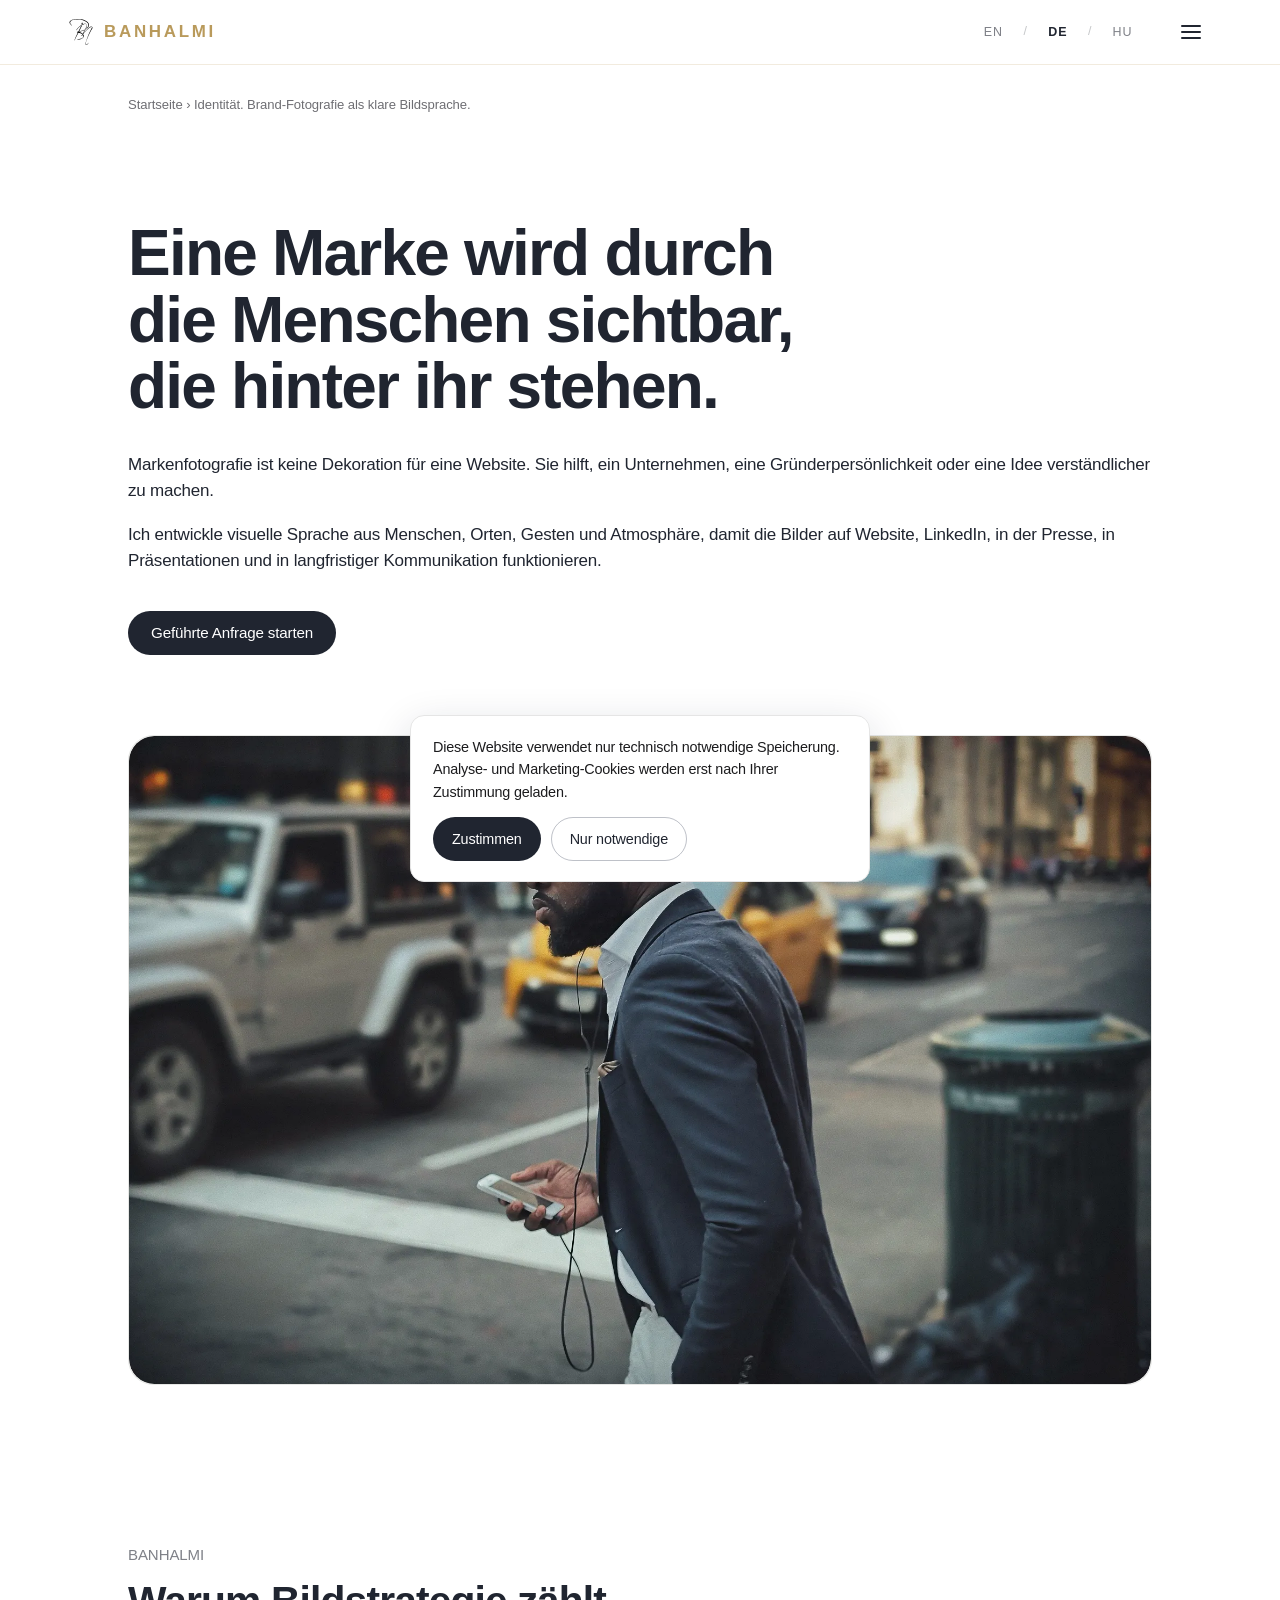
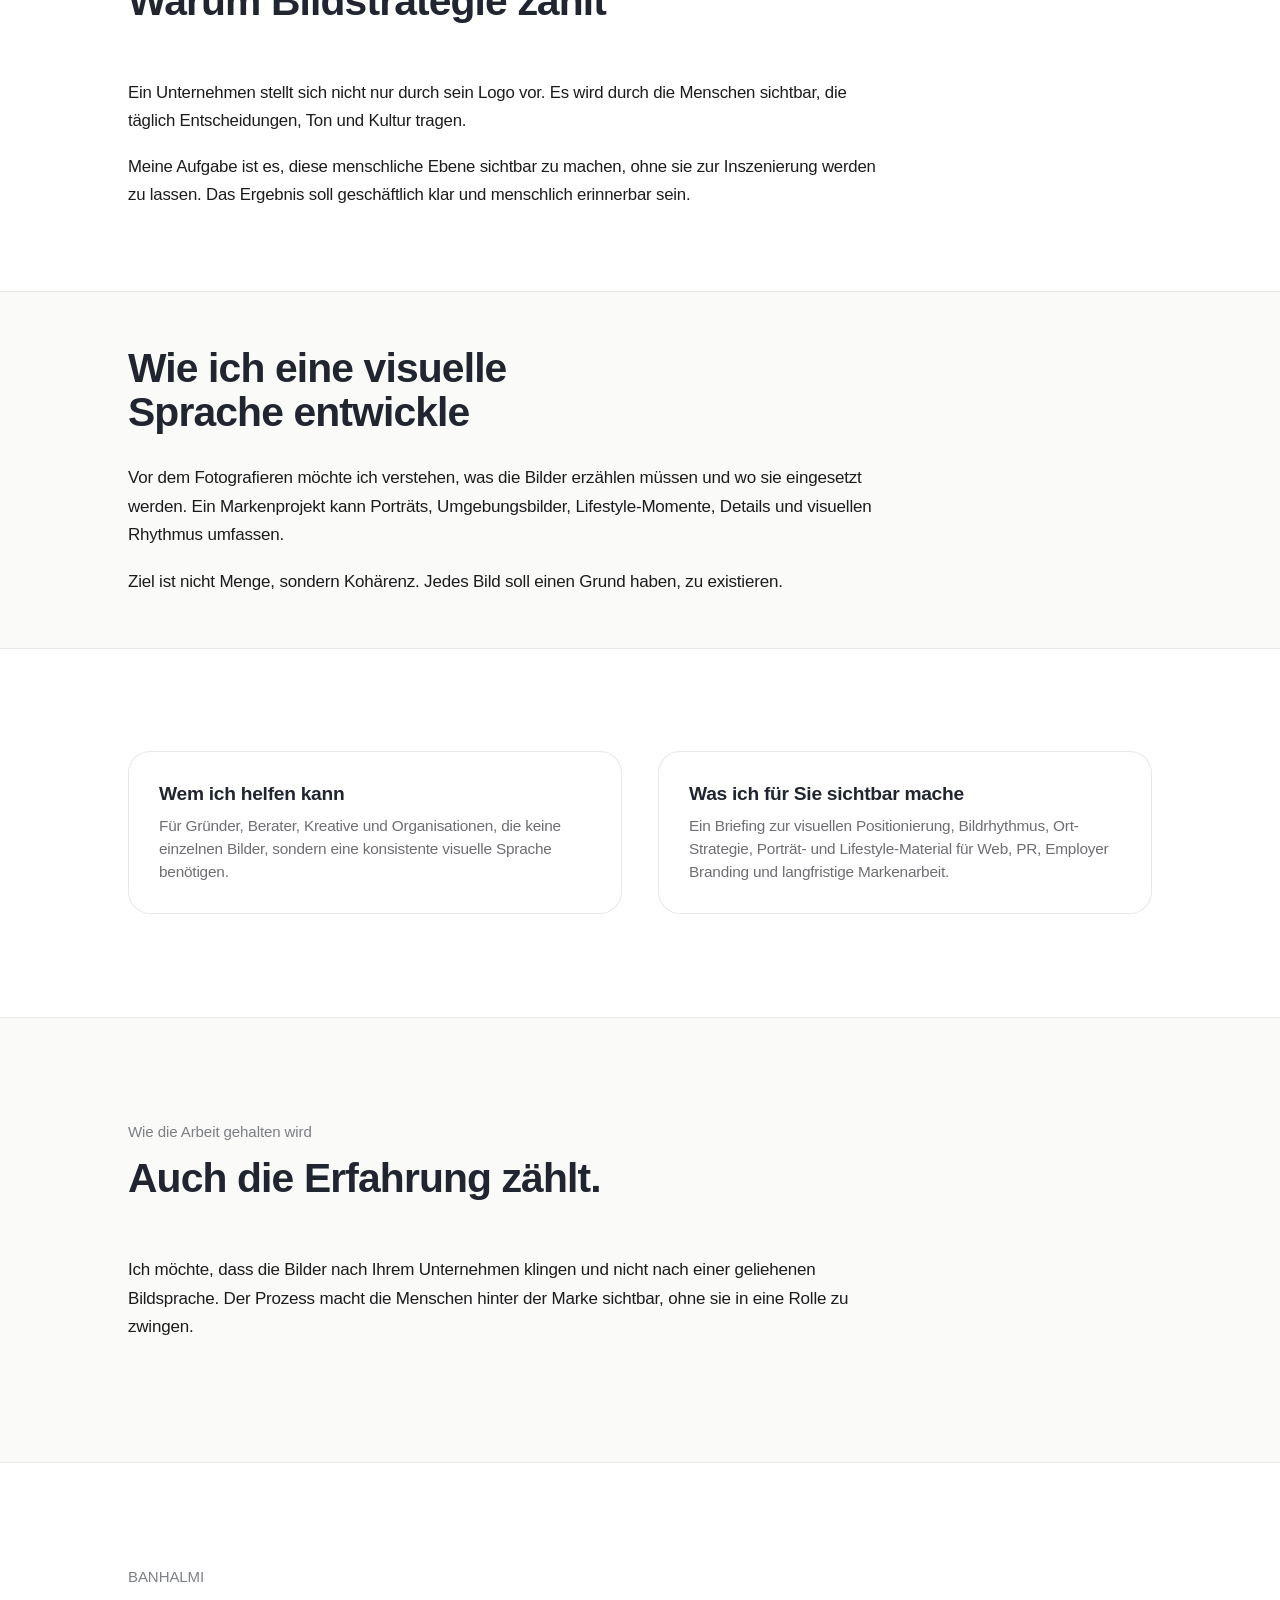
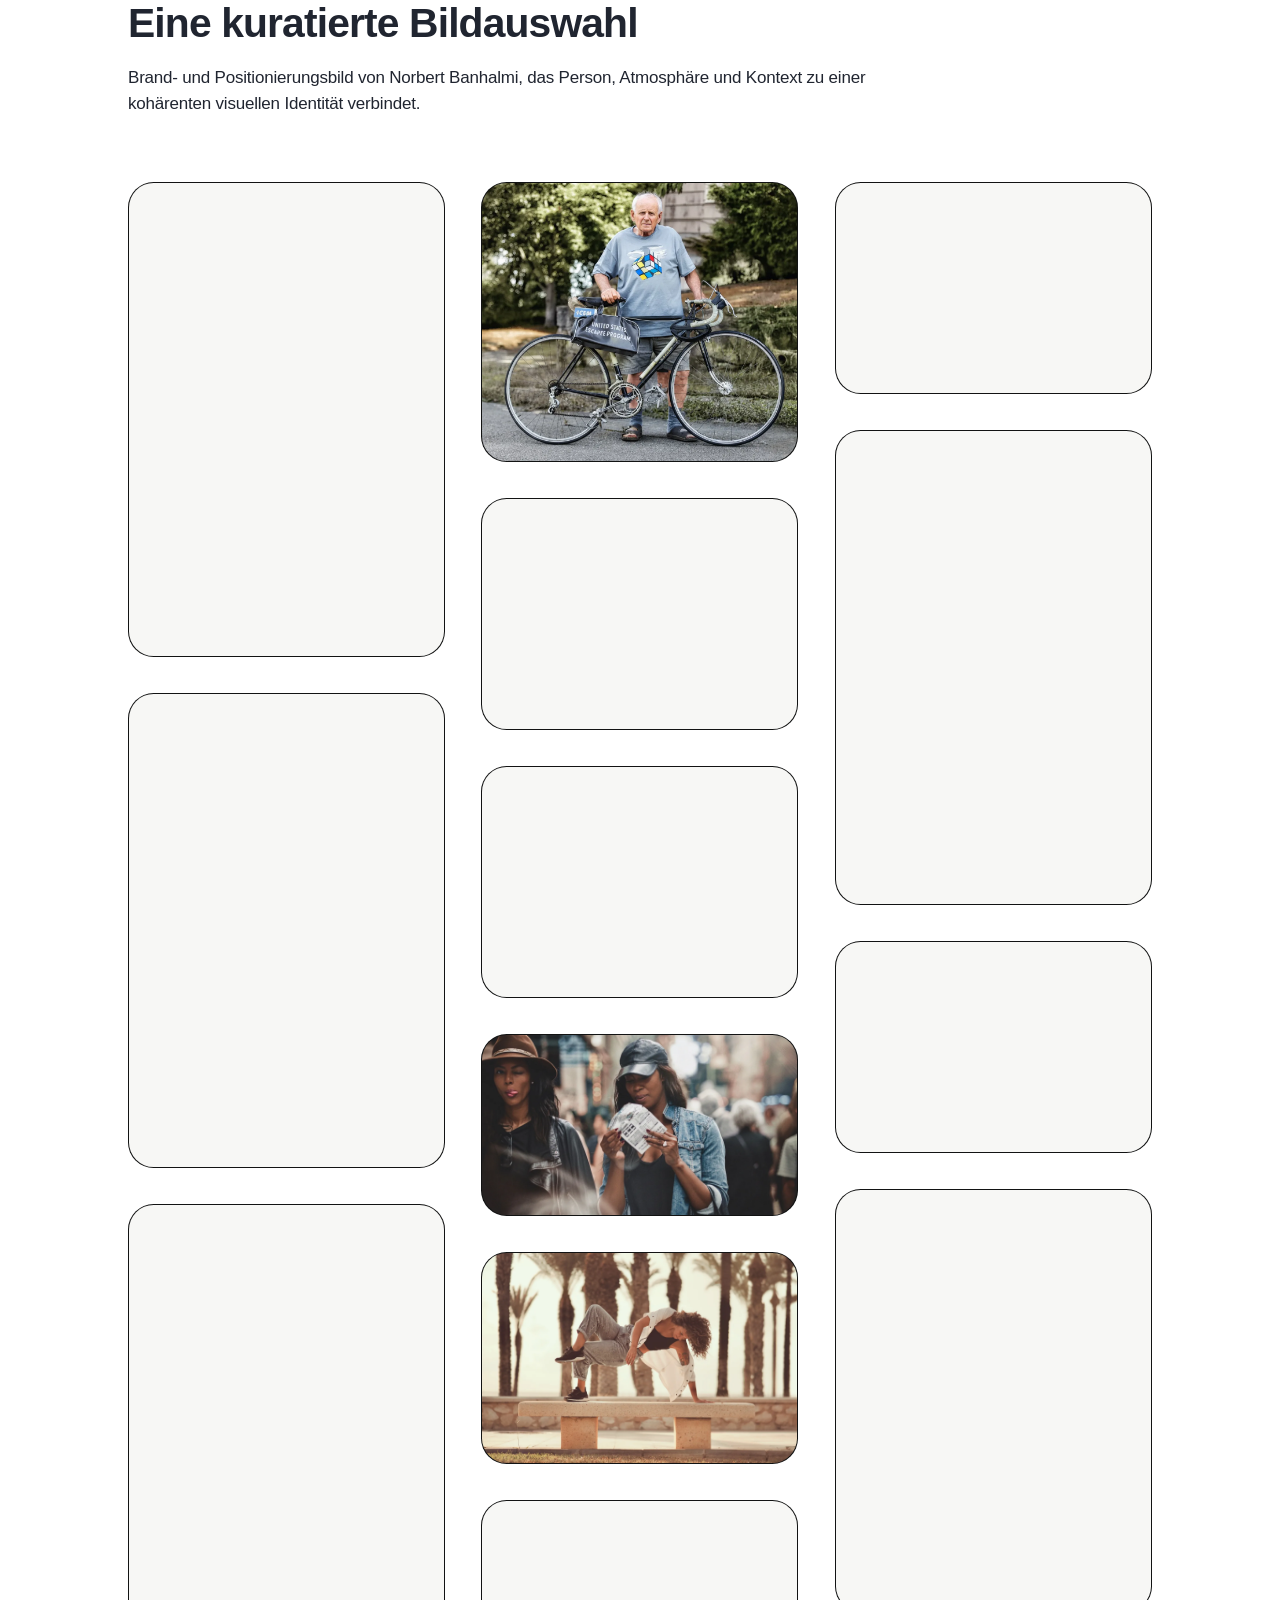
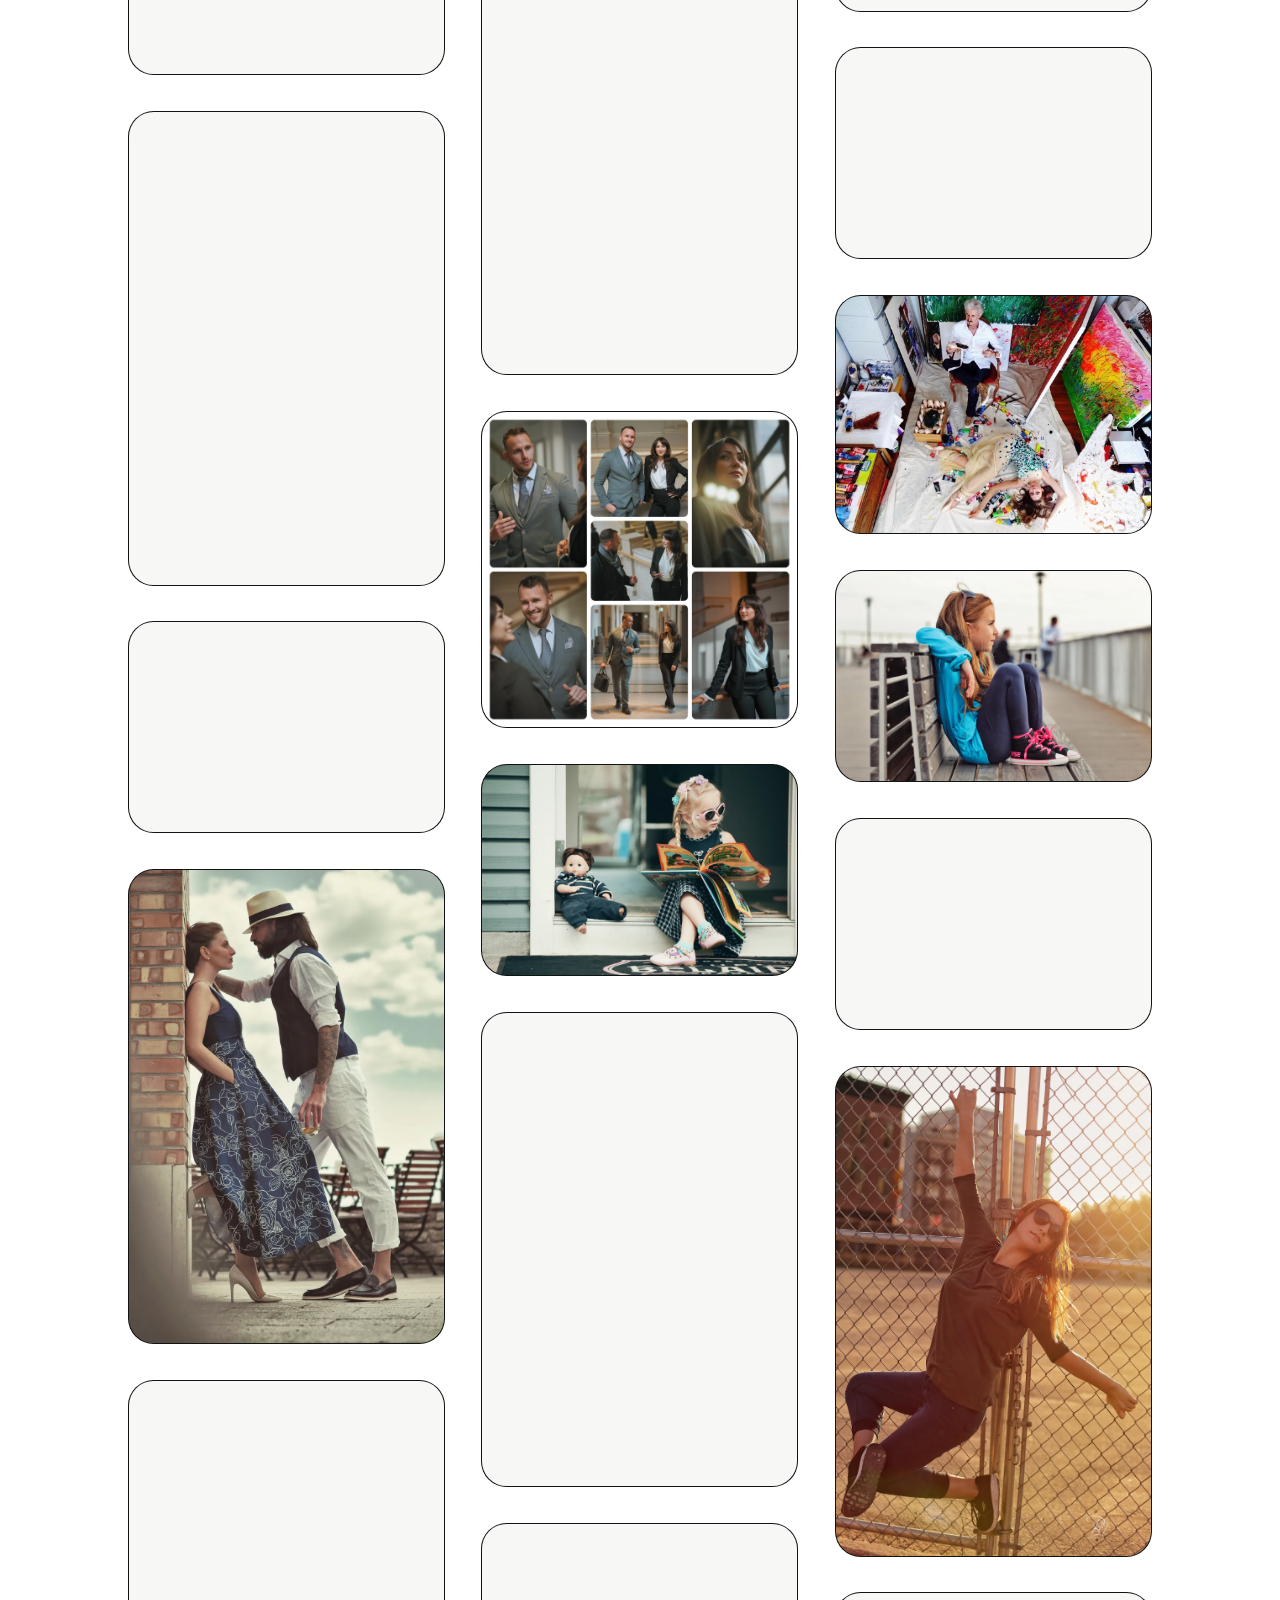
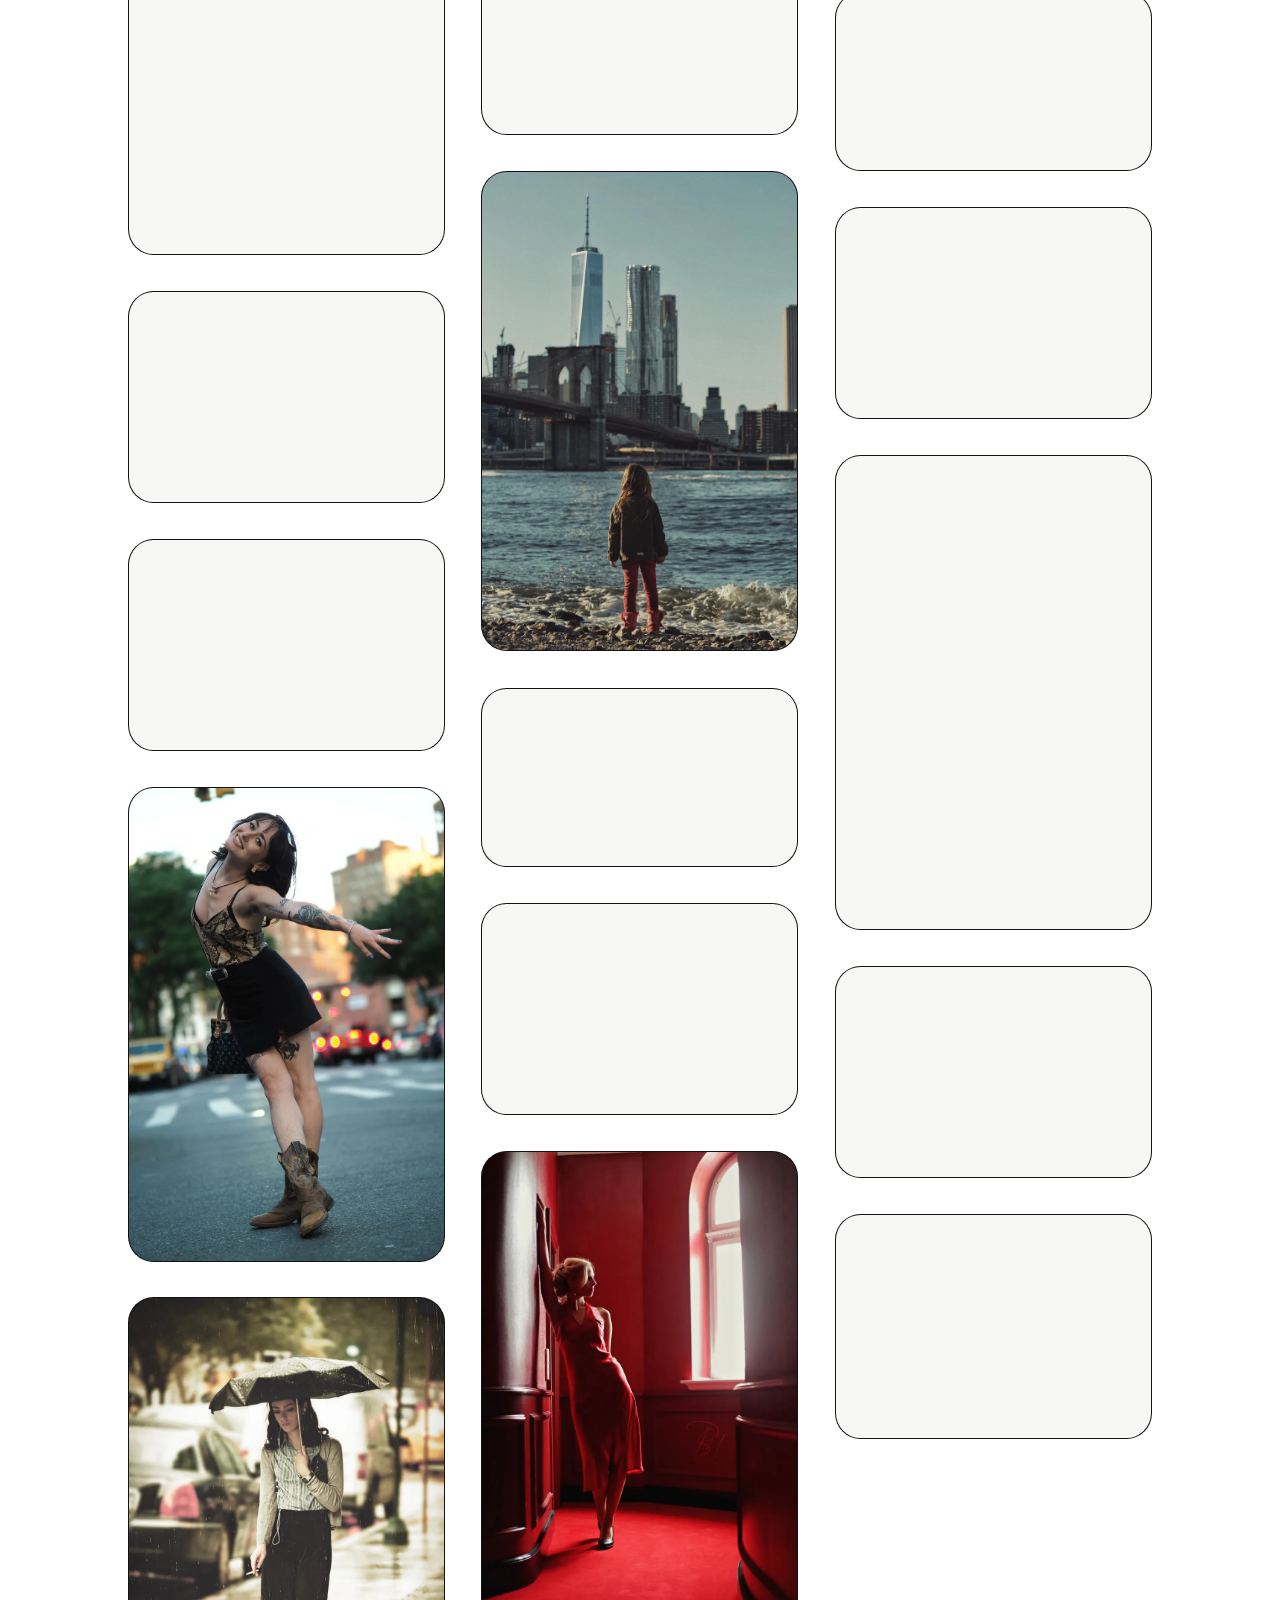
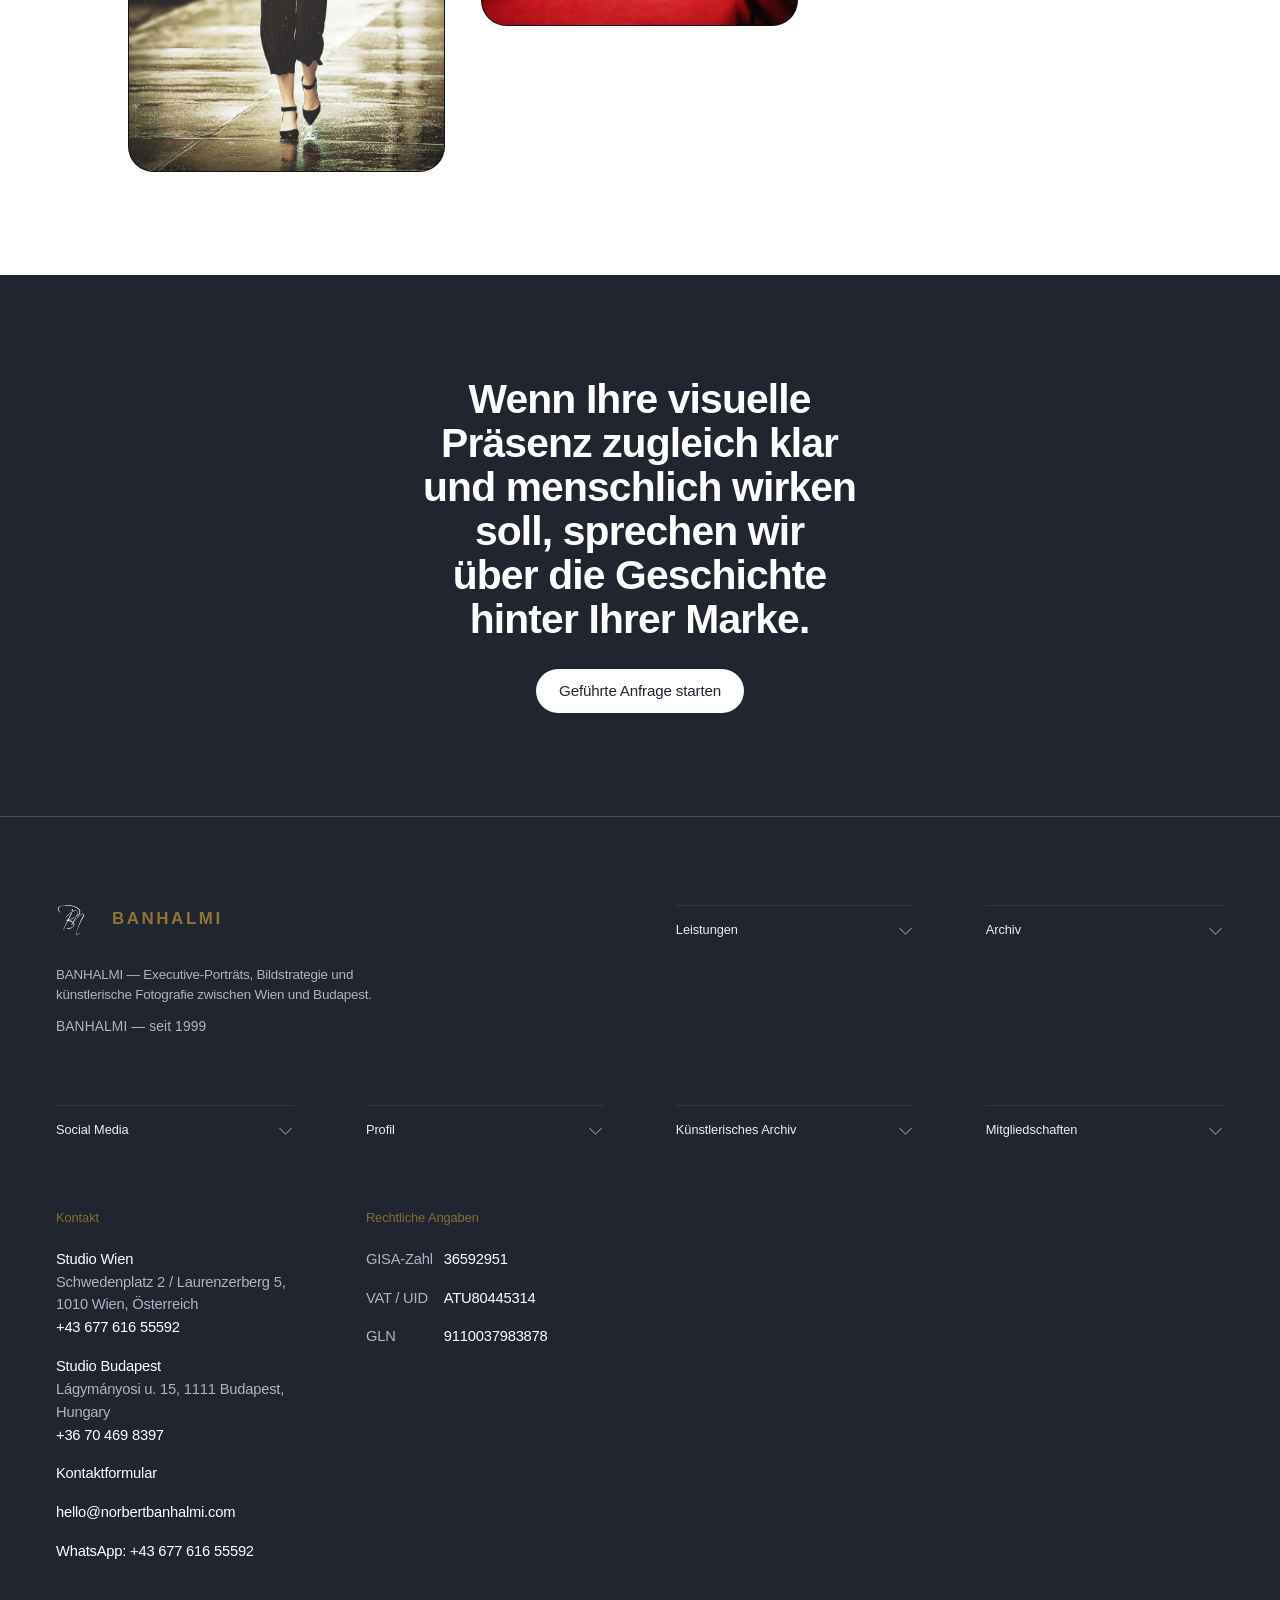
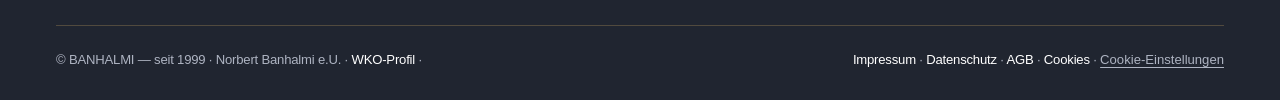
<file: lifestyle/index.html>
<!DOCTYPE html>

<html lang="de-AT">
<head>
<meta charset="utf-8"/><meta content="strict-origin-when-cross-origin" name="referrer"/>
<meta content="width=device-width, initial-scale=1" name="viewport"/>
<title>Brand-Fotografie &amp; Bildstrategie | BANHALMI</title>
<meta content="Brandfotografie und Bildstrategie für Menschen, Unternehmen und Ideen, die eine klare, menschliche und hochwertige Bildsprache benötigen." name="description"/>
<link href="https://www.banhalmi.at/lifestyle/" rel="canonical"/>
<meta content="website" property="og:type"/>
<meta content="Brandfotografie &amp; Bildstrategie | BANHALMI" property="og:title"/>
<meta content="Brandfotografie und Bildstrategie für Menschen, Unternehmen und Ideen, die eine klare, menschliche und hochwertige Bildsprache benötigen." property="og:description"/>
<meta content="https://www.banhalmi.at/lifestyle/" property="og:url"/>
<meta content="de_AT" property="og:locale"/>
<meta content="https://www.banhalmi.at/assets/img/og/banhalmi-og.webp" property="og:image"/>
<meta content="1200" property="og:image:width"/>
<meta content="630" property="og:image:height"/>
<meta content="summary_large_image" name="twitter:card"/>
<meta content="https://www.banhalmi.at/assets/img/og/banhalmi-og.webp" name="twitter:image"/>
<link href="https://www.norbertbanhalmi.com" rel="preconnect"/>
<meta content="#ffffff" name="theme-color"/>
<meta content="light" name="color-scheme"/>
<link href="../assets/css/style.css" rel="stylesheet"/>
<script type="application/ld+json">{
  "@context": "https://schema.org",
  "@type": "WebPage",
  "@id": "https://www.banhalmi.at/lifestyle#webpage",
  "about": {
    "@id": "https://www.banhalmi.art/norbert-banhalmi"
  },
  "isPartOf": {
    "@id": "https://www.banhalmi.at/#website"
  },
  "name": "Brandfotografie & Bildstrategie | BANHALMI",
  "description": "Brandfotografie und Bildstrategie für Menschen, Unternehmen und Ideen, die eine klare, menschliche und hochwertige Bildsprache benötigen.",
  "url": "https://www.banhalmi.at/lifestyle/"
}</script>
<link href="https://www.banhalmi.art/norbert-banhalmi?lang=de" rel="me"/>
<link href="https://www.banhalmi.art/?lang=de" rel="me"/>
<link href="https://www.vipach.at/" rel="me"/>
<script data-schema="banhalmi-ecosystem" type="application/ld+json">{
  "@context": "https://schema.org",
  "@graph": [
    {
      "@type": "WebSite",
      "@id": "https://www.banhalmi.art/?lang=de#artistic-archive",
      "name": "https://www.banhalmi.art/?lang=de",
      "url": "https://www.banhalmi.art/?lang=de",
      "inLanguage": [
        "hu",
        "en",
        "de"
      ],
      "about": {
        "@id": "https://www.banhalmi.art/norbert-banhalmi"
      },
      "description": "Eine Marke wird durch die Menschen sichtbar, die hinter ihr stehen. Markenfotografie ist keine Dekoration für eine Website. Sie hilft, ein Unternehmen, eine Gründerpersönlichkeit oder eine Idee verständlicher zu machen."
    },
    {
      "@type": "WebSite",
      "@id": "https://www.vipach.at/#community-platform",
      "name": "VIPACH",
      "url": "https://www.vipach.at/",
      "about": {
        "@id": "https://www.banhalmi.art/norbert-banhalmi"
      },
      "description": "Eine Marke wird durch die Menschen sichtbar, die hinter ihr stehen. Markenfotografie ist keine Dekoration für eine Website. Sie hilft, ein Unternehmen, eine Gründerpersönlichkeit oder eine Idee verständlicher zu machen."
    }
  ]
}</script>
<style>
/* Phase 13: clickable studio names in footer */.site-footer.footer-studio-link{color:#fff;text-decoration:none;transition:color.25s ease,opacity.25s ease;}.site-footer.footer-studio-link:hover,.site-footer.footer-studio-link:focus{color:var(--gold);opacity:.95;}
</style>
<meta content="Brandfotografie &amp; Bildstrategie | BANHALMI" name="twitter:title"/><meta content="Brandfotografie und Bildstrategie für Menschen, Unternehmen und Ideen, die eine klare, menschliche und hochwertige Bildsprache benötigen." name="twitter:description"/><link href="https://www.norbertbanhalmi.com/lifestyle/" hreflang="en" rel="alternate"/><link href="https://www.banhalmi.at/lifestyle/" hreflang="de-AT" rel="alternate"/><link href="https://www.banhalminorbert.hu/brand-fotozas/" hreflang="hu-HU" rel="alternate"/><link href="https://www.norbertbanhalmi.com/lifestyle/" hreflang="x-default" rel="alternate"/>
<link href="/humans.txt" rel="author"/>
<link href="/llms.txt" rel="alternate" title="BANHALMI LLM summary" type="text/plain"/>
<link href="/llms-full.txt" rel="alternate" title="BANHALMI AI knowledge brief" type="text/plain"/>
<link href="/entity.jsonld" rel="alternate" title="BANHALMI entity graph" type="application/ld+json"/>
<link href="/entity-graph.json" rel="alternate" title="BANHALMI machine-readable entity graph" type="application/json"/>
<link href="/entity-graph.jsonld" rel="alternate" title="BANHALMI JSON-LD entity graph" type="application/ld+json"/>
<script data-schema="production-v2-collage-gallery" type="application/ld+json">{
  "@context": "https://schema.org",
  "@graph": [
    {
      "@type": "ImageGallery",
      "@id": "https://www.banhalmi.at/lifestyle/#collage-gallery",
      "name": "Kuratierte Collage",
      "url": "https://www.banhalmi.at/lifestyle/",
      "inLanguage": "de-AT",
      "sameAs": "https://www.banhalmi.art/?lang=de#gallery",
      "hasPart": [
        {
          "@type": "ImageObject",
          "@id": "https://www.banhalmi.at/assets/img/brand/gallery/brand-gallery-01.webp#image",
          "contentUrl": "https://www.banhalmi.at/assets/img/brand/gallery/brand-gallery-01.webp",
          "width": 1365,
          "height": 2048,
          "name": "Brand- und Positionierungsbild aus meiner Arbeit, das Person, Atmosphäre und Kontext zu einer kohärenten visuellen Identität verbindet.",
          "description": "Eine Marke wird durch die Menschen sichtbar, die hinter ihr stehen. Markenfotografie ist keine Dekoration für eine Website. Sie hilft, ein Unternehmen, eine Gründerpersönlichkeit oder eine Idee verständlicher zu machen.",
          "creator": {
            "@id": "https://www.banhalmi.art/norbert-banhalmi"
          },
          "copyrightNotice": "© BANHALMI / Norbert Banhalmi"
        },
        {
          "@type": "ImageObject",
          "@id": "https://www.banhalmi.at/assets/img/brand/gallery/brand-gallery-02.webp#image",
          "contentUrl": "https://www.banhalmi.at/assets/img/brand/gallery/brand-gallery-02.webp",
          "width": 1500,
          "height": 2250,
          "name": "Brand- und Positionierungsbild aus meiner Arbeit, das Person, Atmosphäre und Kontext zu einer kohärenten visuellen Identität verbindet.",
          "description": "Eine Marke wird durch die Menschen sichtbar, die hinter ihr stehen. Markenfotografie ist keine Dekoration für eine Website. Sie hilft, ein Unternehmen, eine Gründerpersönlichkeit oder eine Idee verständlicher zu machen.",
          "creator": {
            "@id": "https://www.banhalmi.art/norbert-banhalmi"
          },
          "copyrightNotice": "© BANHALMI / Norbert Banhalmi"
        },
        {
          "@type": "ImageObject",
          "@id": "https://www.banhalmi.at/assets/img/brand/gallery/brand-gallery-03.webp#image",
          "contentUrl": "https://www.banhalmi.at/assets/img/brand/gallery/brand-gallery-03.webp",
          "width": 846,
          "height": 1258,
          "name": "Brand- und Positionierungsbild aus meiner Arbeit, das Person, Atmosphäre und Kontext zu einer kohärenten visuellen Identität verbindet.",
          "description": "Eine Marke wird durch die Menschen sichtbar, die hinter ihr stehen. Markenfotografie ist keine Dekoration für eine Website. Sie hilft, ein Unternehmen, eine Gründerpersönlichkeit oder eine Idee verständlicher zu machen.",
          "creator": {
            "@id": "https://www.banhalmi.art/norbert-banhalmi"
          },
          "copyrightNotice": "© BANHALMI / Norbert Banhalmi"
        },
        {
          "@type": "ImageObject",
          "@id": "https://www.banhalmi.at/assets/img/brand/gallery/brand-gallery-04.webp#image",
          "contentUrl": "https://www.banhalmi.at/assets/img/brand/gallery/brand-gallery-04.webp",
          "width": 846,
          "height": 1268,
          "name": "Brand- und Positionierungsbild aus meiner Arbeit, das Person, Atmosphäre und Kontext zu einer kohärenten visuellen Identität verbindet.",
          "description": "Eine Marke wird durch die Menschen sichtbar, die hinter ihr stehen. Markenfotografie ist keine Dekoration für eine Website. Sie hilft, ein Unternehmen, eine Gründerpersönlichkeit oder eine Idee verständlicher zu machen.",
          "creator": {
            "@id": "https://www.banhalmi.art/norbert-banhalmi"
          },
          "copyrightNotice": "© BANHALMI / Norbert Banhalmi"
        },
        {
          "@type": "ImageObject",
          "@id": "https://www.banhalmi.at/assets/img/brand/gallery/brand-gallery-05.webp#image",
          "contentUrl": "https://www.banhalmi.at/assets/img/brand/gallery/brand-gallery-05.webp",
          "width": 846,
          "height": 564,
          "name": "Brand- und Positionierungsbild aus meiner Arbeit, das Person, Atmosphäre und Kontext zu einer kohärenten visuellen Identität verbindet.",
          "description": "Eine Marke wird durch die Menschen sichtbar, die hinter ihr stehen. Markenfotografie ist keine Dekoration für eine Website. Sie hilft, ein Unternehmen, eine Gründerpersönlichkeit oder eine Idee verständlicher zu machen.",
          "creator": {
            "@id": "https://www.banhalmi.art/norbert-banhalmi"
          },
          "copyrightNotice": "© BANHALMI / Norbert Banhalmi"
        },
        {
          "@type": "ImageObject",
          "@id": "https://www.banhalmi.at/assets/img/brand/gallery/brand-gallery-06.webp#image",
          "contentUrl": "https://www.banhalmi.at/assets/img/brand/gallery/brand-gallery-06.webp",
          "width": 846,
          "height": 1268,
          "name": "Brand- und Positionierungsbild aus meiner Arbeit, das Person, Atmosphäre und Kontext zu einer kohärenten visuellen Identität verbindet.",
          "description": "Eine Marke wird durch die Menschen sichtbar, die hinter ihr stehen. Markenfotografie ist keine Dekoration für eine Website. Sie hilft, ein Unternehmen, eine Gründerpersönlichkeit oder eine Idee verständlicher zu machen.",
          "creator": {
            "@id": "https://www.banhalmi.art/norbert-banhalmi"
          },
          "copyrightNotice": "© BANHALMI / Norbert Banhalmi"
        },
        {
          "@type": "ImageObject",
          "@id": "https://www.banhalmi.at/assets/img/brand/gallery/brand-gallery-07.webp#image",
          "contentUrl": "https://www.banhalmi.at/assets/img/brand/gallery/brand-gallery-07.webp",
          "width": 846,
          "height": 1268,
          "name": "Brand- und Positionierungsbild aus meiner Arbeit, das Person, Atmosphäre und Kontext zu einer kohärenten visuellen Identität verbindet.",
          "description": "Eine Marke wird durch die Menschen sichtbar, die hinter ihr stehen. Markenfotografie ist keine Dekoration für eine Website. Sie hilft, ein Unternehmen, eine Gründerpersönlichkeit oder eine Idee verständlicher zu machen.",
          "creator": {
            "@id": "https://www.banhalmi.art/norbert-banhalmi"
          },
          "copyrightNotice": "© BANHALMI / Norbert Banhalmi"
        },
        {
          "@type": "ImageObject",
          "@id": "https://www.banhalmi.at/assets/img/brand/gallery/brand-gallery-08.webp#image",
          "contentUrl": "https://www.banhalmi.at/assets/img/brand/gallery/brand-gallery-08.webp",
          "width": 846,
          "height": 564,
          "name": "Brand- und Positionierungsbild aus meiner Arbeit, das Person, Atmosphäre und Kontext zu einer kohärenten visuellen Identität verbindet.",
          "description": "Eine Marke wird durch die Menschen sichtbar, die hinter ihr stehen. Markenfotografie ist keine Dekoration für eine Website. Sie hilft, ein Unternehmen, eine Gründerpersönlichkeit oder eine Idee verständlicher zu machen.",
          "creator": {
            "@id": "https://www.banhalmi.art/norbert-banhalmi"
          },
          "copyrightNotice": "© BANHALMI / Norbert Banhalmi"
        },
        {
          "@type": "ImageObject",
          "@id": "https://www.banhalmi.at/assets/img/brand/gallery/brand-gallery-09.webp#image",
          "contentUrl": "https://www.banhalmi.at/assets/img/brand/gallery/brand-gallery-09.webp",
          "width": 1500,
          "height": 1000,
          "name": "Brand- und Positionierungsbild aus meiner Arbeit, das Person, Atmosphäre und Kontext zu einer kohärenten visuellen Identität verbindet.",
          "description": "Eine Marke wird durch die Menschen sichtbar, die hinter ihr stehen. Markenfotografie ist keine Dekoration für eine Website. Sie hilft, ein Unternehmen, eine Gründerpersönlichkeit oder eine Idee verständlicher zu machen.",
          "creator": {
            "@id": "https://www.banhalmi.art/norbert-banhalmi"
          },
          "copyrightNotice": "© BANHALMI / Norbert Banhalmi"
        },
        {
          "@type": "ImageObject",
          "@id": "https://www.banhalmi.at/assets/img/brand/gallery/brand-gallery-10.webp#image",
          "contentUrl": "https://www.banhalmi.at/assets/img/brand/gallery/brand-gallery-10.webp",
          "width": 846,
          "height": 1268,
          "name": "Brand- und Positionierungsbild aus meiner Arbeit, das Person, Atmosphäre und Kontext zu einer kohärenten visuellen Identität verbindet.",
          "description": "Eine Marke wird durch die Menschen sichtbar, die hinter ihr stehen. Markenfotografie ist keine Dekoration für eine Website. Sie hilft, ein Unternehmen, eine Gründerpersönlichkeit oder eine Idee verständlicher zu machen.",
          "creator": {
            "@id": "https://www.banhalmi.art/norbert-banhalmi"
          },
          "copyrightNotice": "© BANHALMI / Norbert Banhalmi"
        },
        {
          "@type": "ImageObject",
          "@id": "https://www.banhalmi.at/assets/img/brand/gallery/brand-gallery-11.webp#image",
          "contentUrl": "https://www.banhalmi.at/assets/img/brand/gallery/brand-gallery-11.webp",
          "width": 846,
          "height": 1268,
          "name": "Brand- und Positionierungsbild aus meiner Arbeit, das Person, Atmosphäre und Kontext zu einer kohärenten visuellen Identität verbindet.",
          "description": "Eine Marke wird durch die Menschen sichtbar, die hinter ihr stehen. Markenfotografie ist keine Dekoration für eine Website. Sie hilft, ein Unternehmen, eine Gründerpersönlichkeit oder eine Idee verständlicher zu machen.",
          "creator": {
            "@id": "https://www.banhalmi.art/norbert-banhalmi"
          },
          "copyrightNotice": "© BANHALMI / Norbert Banhalmi"
        },
        {
          "@type": "ImageObject",
          "@id": "https://www.banhalmi.at/assets/img/brand/gallery/brand-gallery-12.webp#image",
          "contentUrl": "https://www.banhalmi.at/assets/img/brand/gallery/brand-gallery-12.webp",
          "width": 1088,
          "height": 960,
          "name": "Brand- und Positionierungsbild aus meiner Arbeit, das Person, Atmosphäre und Kontext zu einer kohärenten visuellen Identität verbindet.",
          "description": "Eine Marke wird durch die Menschen sichtbar, die hinter ihr stehen. Markenfotografie ist keine Dekoration für eine Website. Sie hilft, ein Unternehmen, eine Gründerpersönlichkeit oder eine Idee verständlicher zu machen.",
          "creator": {
            "@id": "https://www.banhalmi.art/norbert-banhalmi"
          },
          "copyrightNotice": "© BANHALMI / Norbert Banhalmi"
        },
        {
          "@type": "ImageObject",
          "@id": "https://www.banhalmi.at/assets/img/brand/gallery/brand-gallery-13.webp#image",
          "contentUrl": "https://www.banhalmi.at/assets/img/brand/gallery/brand-gallery-13.webp",
          "width": 1184,
          "height": 864,
          "name": "Brand- und Positionierungsbild aus meiner Arbeit, das Person, Atmosphäre und Kontext zu einer kohärenten visuellen Identität verbindet.",
          "description": "Eine Marke wird durch die Menschen sichtbar, die hinter ihr stehen. Markenfotografie ist keine Dekoration für eine Website. Sie hilft, ein Unternehmen, eine Gründerpersönlichkeit oder eine Idee verständlicher zu machen.",
          "creator": {
            "@id": "https://www.banhalmi.art/norbert-banhalmi"
          },
          "copyrightNotice": "© BANHALMI / Norbert Banhalmi"
        },
        {
          "@type": "ImageObject",
          "@id": "https://www.banhalmi.at/assets/img/brand/gallery/brand-gallery-14.webp#image",
          "contentUrl": "https://www.banhalmi.at/assets/img/brand/gallery/brand-gallery-14.webp",
          "width": 1184,
          "height": 864,
          "name": "Brand- und Positionierungsbild aus meiner Arbeit, das Person, Atmosphäre und Kontext zu einer kohärenten visuellen Identität verbindet.",
          "description": "Eine Marke wird durch die Menschen sichtbar, die hinter ihr stehen. Markenfotografie ist keine Dekoration für eine Website. Sie hilft, ein Unternehmen, eine Gründerpersönlichkeit oder eine Idee verständlicher zu machen.",
          "creator": {
            "@id": "https://www.banhalmi.art/norbert-banhalmi"
          },
          "copyrightNotice": "© BANHALMI / Norbert Banhalmi"
        },
        {
          "@type": "ImageObject",
          "@id": "https://www.banhalmi.at/assets/img/brand/gallery/brand-gallery-15.webp#image",
          "contentUrl": "https://www.banhalmi.at/assets/img/brand/gallery/brand-gallery-15.webp",
          "width": 1344,
          "height": 768,
          "name": "Brand- und Positionierungsbild aus meiner Arbeit, das Person, Atmosphäre und Kontext zu einer kohärenten visuellen Identität verbindet.",
          "description": "Eine Marke wird durch die Menschen sichtbar, die hinter ihr stehen. Markenfotografie ist keine Dekoration für eine Website. Sie hilft, ein Unternehmen, eine Gründerpersönlichkeit oder eine Idee verständlicher zu machen.",
          "creator": {
            "@id": "https://www.banhalmi.art/norbert-banhalmi"
          },
          "copyrightNotice": "© BANHALMI / Norbert Banhalmi"
        },
        {
          "@type": "ImageObject",
          "@id": "https://www.banhalmi.at/assets/img/brand/gallery/brand-gallery-16.webp#image",
          "contentUrl": "https://www.banhalmi.at/assets/img/brand/gallery/brand-gallery-16.webp",
          "width": 1500,
          "height": 1000,
          "name": "Brand- und Positionierungsbild aus meiner Arbeit, das Person, Atmosphäre und Kontext zu einer kohärenten visuellen Identität verbindet.",
          "description": "Eine Marke wird durch die Menschen sichtbar, die hinter ihr stehen. Markenfotografie ist keine Dekoration für eine Website. Sie hilft, ein Unternehmen, eine Gründerpersönlichkeit oder eine Idee verständlicher zu machen.",
          "creator": {
            "@id": "https://www.banhalmi.art/norbert-banhalmi"
          },
          "copyrightNotice": "© BANHALMI / Norbert Banhalmi"
        },
        {
          "@type": "ImageObject",
          "@id": "https://www.banhalmi.at/assets/img/brand/gallery/brand-gallery-17.webp#image",
          "contentUrl": "https://www.banhalmi.at/assets/img/brand/gallery/brand-gallery-17.webp",
          "width": 1500,
          "height": 2250,
          "name": "Brand- und Positionierungsbild aus meiner Arbeit, das Person, Atmosphäre und Kontext zu einer kohärenten visuellen Identität verbindet.",
          "description": "Eine Marke wird durch die Menschen sichtbar, die hinter ihr stehen. Markenfotografie ist keine Dekoration für eine Website. Sie hilft, ein Unternehmen, eine Gründerpersönlichkeit oder eine Idee verständlicher zu machen.",
          "creator": {
            "@id": "https://www.banhalmi.art/norbert-banhalmi"
          },
          "copyrightNotice": "© BANHALMI / Norbert Banhalmi"
        },
        {
          "@type": "ImageObject",
          "@id": "https://www.banhalmi.at/assets/img/brand/gallery/brand-gallery-18.webp#image",
          "contentUrl": "https://www.banhalmi.at/assets/img/brand/gallery/brand-gallery-18.webp",
          "width": 1500,
          "height": 1500,
          "name": "Brand- und Positionierungsbild aus meiner Arbeit, das Person, Atmosphäre und Kontext zu einer kohärenten visuellen Identität verbindet.",
          "description": "Eine Marke wird durch die Menschen sichtbar, die hinter ihr stehen. Markenfotografie ist keine Dekoration für eine Website. Sie hilft, ein Unternehmen, eine Gründerpersönlichkeit oder eine Idee verständlicher zu machen.",
          "creator": {
            "@id": "https://www.banhalmi.art/norbert-banhalmi"
          },
          "copyrightNotice": "© BANHALMI / Norbert Banhalmi"
        },
        {
          "@type": "ImageObject",
          "@id": "https://www.banhalmi.at/assets/img/brand/gallery/brand-gallery-19.webp#image",
          "contentUrl": "https://www.banhalmi.at/assets/img/brand/gallery/brand-gallery-19.webp",
          "width": 1500,
          "height": 1000,
          "name": "Brand- und Positionierungsbild aus meiner Arbeit, das Person, Atmosphäre und Kontext zu einer kohärenten visuellen Identität verbindet.",
          "description": "Eine Marke wird durch die Menschen sichtbar, die hinter ihr stehen. Markenfotografie ist keine Dekoration für eine Website. Sie hilft, ein Unternehmen, eine Gründerpersönlichkeit oder eine Idee verständlicher zu machen.",
          "creator": {
            "@id": "https://www.banhalmi.art/norbert-banhalmi"
          },
          "copyrightNotice": "© BANHALMI / Norbert Banhalmi"
        },
        {
          "@type": "ImageObject",
          "@id": "https://www.banhalmi.at/assets/img/brand/gallery/brand-gallery-20.webp#image",
          "contentUrl": "https://www.banhalmi.at/assets/img/brand/gallery/brand-gallery-20.webp",
          "width": 1500,
          "height": 2250,
          "name": "Brand- und Positionierungsbild aus meiner Arbeit, das Person, Atmosphäre und Kontext zu einer kohärenten visuellen Identität verbindet.",
          "description": "Eine Marke wird durch die Menschen sichtbar, die hinter ihr stehen. Markenfotografie ist keine Dekoration für eine Website. Sie hilft, ein Unternehmen, eine Gründerpersönlichkeit oder eine Idee verständlicher zu machen.",
          "creator": {
            "@id": "https://www.banhalmi.art/norbert-banhalmi"
          },
          "copyrightNotice": "© BANHALMI / Norbert Banhalmi"
        },
        {
          "@type": "ImageObject",
          "@id": "https://www.banhalmi.at/assets/img/brand/gallery/brand-gallery-21.webp#image",
          "contentUrl": "https://www.banhalmi.at/assets/img/brand/gallery/brand-gallery-21.webp",
          "width": 1500,
          "height": 1000,
          "name": "Brand- und Positionierungsbild aus meiner Arbeit, das Person, Atmosphäre und Kontext zu einer kohärenten visuellen Identität verbindet.",
          "description": "Eine Marke wird durch die Menschen sichtbar, die hinter ihr stehen. Markenfotografie ist keine Dekoration für eine Website. Sie hilft, ein Unternehmen, eine Gründerpersönlichkeit oder eine Idee verständlicher zu machen.",
          "creator": {
            "@id": "https://www.banhalmi.art/norbert-banhalmi"
          },
          "copyrightNotice": "© BANHALMI / Norbert Banhalmi"
        },
        {
          "@type": "ImageObject",
          "@id": "https://www.banhalmi.at/assets/img/brand/gallery/brand-gallery-22.webp#image",
          "contentUrl": "https://www.banhalmi.at/assets/img/brand/gallery/brand-gallery-22.webp",
          "width": 1500,
          "height": 2275,
          "name": "Brand- und Positionierungsbild aus meiner Arbeit, das Person, Atmosphäre und Kontext zu einer kohärenten visuellen Identität verbindet.",
          "description": "Eine Marke wird durch die Menschen sichtbar, die hinter ihr stehen. Markenfotografie ist keine Dekoration für eine Website. Sie hilft, ein Unternehmen, eine Gründerpersönlichkeit oder eine Idee verständlicher zu machen.",
          "creator": {
            "@id": "https://www.banhalmi.art/norbert-banhalmi"
          },
          "copyrightNotice": "© BANHALMI / Norbert Banhalmi"
        },
        {
          "@type": "ImageObject",
          "@id": "https://www.banhalmi.at/assets/img/brand/gallery/brand-gallery-23.webp#image",
          "contentUrl": "https://www.banhalmi.at/assets/img/brand/gallery/brand-gallery-23.webp",
          "width": 1500,
          "height": 843,
          "name": "Brand- und Positionierungsbild aus meiner Arbeit, das Person, Atmosphäre und Kontext zu einer kohärenten visuellen Identität verbindet.",
          "description": "Eine Marke wird durch die Menschen sichtbar, die hinter ihr stehen. Markenfotografie ist keine Dekoration für eine Website. Sie hilft, ein Unternehmen, eine Gründerpersönlichkeit oder eine Idee verständlicher zu machen.",
          "creator": {
            "@id": "https://www.banhalmi.art/norbert-banhalmi"
          },
          "copyrightNotice": "© BANHALMI / Norbert Banhalmi"
        },
        {
          "@type": "ImageObject",
          "@id": "https://www.banhalmi.at/assets/img/brand/gallery/brand-gallery-24.webp#image",
          "contentUrl": "https://www.banhalmi.at/assets/img/brand/gallery/brand-gallery-24.webp",
          "width": 1500,
          "height": 1000,
          "name": "Brand- und Positionierungsbild aus meiner Arbeit, das Person, Atmosphäre und Kontext zu einer kohärenten visuellen Identität verbindet.",
          "description": "Eine Marke wird durch die Menschen sichtbar, die hinter ihr stehen. Markenfotografie ist keine Dekoration für eine Website. Sie hilft, ein Unternehmen, eine Gründerpersönlichkeit oder eine Idee verständlicher zu machen.",
          "creator": {
            "@id": "https://www.banhalmi.art/norbert-banhalmi"
          },
          "copyrightNotice": "© BANHALMI / Norbert Banhalmi"
        },
        {
          "@type": "ImageObject",
          "@id": "https://www.banhalmi.at/assets/img/brand/gallery/brand-gallery-25.webp#image",
          "contentUrl": "https://www.banhalmi.at/assets/img/brand/gallery/brand-gallery-25.webp",
          "width": 820,
          "height": 1230,
          "name": "Brand- und Positionierungsbild aus meiner Arbeit, das Person, Atmosphäre und Kontext zu einer kohärenten visuellen Identität verbindet.",
          "description": "Eine Marke wird durch die Menschen sichtbar, die hinter ihr stehen. Markenfotografie ist keine Dekoration für eine Website. Sie hilft, ein Unternehmen, eine Gründerpersönlichkeit oder eine Idee verständlicher zu machen.",
          "creator": {
            "@id": "https://www.banhalmi.art/norbert-banhalmi"
          },
          "copyrightNotice": "© BANHALMI / Norbert Banhalmi"
        },
        {
          "@type": "ImageObject",
          "@id": "https://www.banhalmi.at/assets/img/brand/gallery/brand-gallery-26.webp#image",
          "contentUrl": "https://www.banhalmi.at/assets/img/brand/gallery/brand-gallery-26.webp",
          "width": 1500,
          "height": 1000,
          "name": "Brand- und Positionierungsbild aus meiner Arbeit, das Person, Atmosphäre und Kontext zu einer kohärenten visuellen Identität verbindet.",
          "description": "Eine Marke wird durch die Menschen sichtbar, die hinter ihr stehen. Markenfotografie ist keine Dekoration für eine Website. Sie hilft, ein Unternehmen, eine Gründerpersönlichkeit oder eine Idee verständlicher zu machen.",
          "creator": {
            "@id": "https://www.banhalmi.art/norbert-banhalmi"
          },
          "copyrightNotice": "© BANHALMI / Norbert Banhalmi"
        },
        {
          "@type": "ImageObject",
          "@id": "https://www.banhalmi.at/assets/img/brand/gallery/brand-gallery-27.webp#image",
          "contentUrl": "https://www.banhalmi.at/assets/img/brand/gallery/brand-gallery-27.webp",
          "width": 1500,
          "height": 2250,
          "name": "Brand- und Positionierungsbild aus meiner Arbeit, das Person, Atmosphäre und Kontext zu einer kohärenten visuellen Identität verbindet.",
          "description": "Eine Marke wird durch die Menschen sichtbar, die hinter ihr stehen. Markenfotografie ist keine Dekoration für eine Website. Sie hilft, ein Unternehmen, eine Gründerpersönlichkeit oder eine Idee verständlicher zu machen.",
          "creator": {
            "@id": "https://www.banhalmi.art/norbert-banhalmi"
          },
          "copyrightNotice": "© BANHALMI / Norbert Banhalmi"
        },
        {
          "@type": "ImageObject",
          "@id": "https://www.banhalmi.at/assets/img/brand/gallery/brand-gallery-28.webp#image",
          "contentUrl": "https://www.banhalmi.at/assets/img/brand/gallery/brand-gallery-28.webp",
          "width": 1500,
          "height": 999,
          "name": "Brand- und Positionierungsbild aus meiner Arbeit, das Person, Atmosphäre und Kontext zu einer kohärenten visuellen Identität verbindet.",
          "description": "Eine Marke wird durch die Menschen sichtbar, die hinter ihr stehen. Markenfotografie ist keine Dekoration für eine Website. Sie hilft, ein Unternehmen, eine Gründerpersönlichkeit oder eine Idee verständlicher zu machen.",
          "creator": {
            "@id": "https://www.banhalmi.art/norbert-banhalmi"
          },
          "copyrightNotice": "© BANHALMI / Norbert Banhalmi"
        },
        {
          "@type": "ImageObject",
          "@id": "https://www.banhalmi.at/assets/img/brand/gallery/brand-gallery-29.webp#image",
          "contentUrl": "https://www.banhalmi.at/assets/img/brand/gallery/brand-gallery-29.webp",
          "width": 1500,
          "height": 2000,
          "name": "Brand- und Positionierungsbild aus meiner Arbeit, das Person, Atmosphäre und Kontext zu einer kohärenten visuellen Identität verbindet.",
          "description": "Eine Marke wird durch die Menschen sichtbar, die hinter ihr stehen. Markenfotografie ist keine Dekoration für eine Website. Sie hilft, ein Unternehmen, eine Gründerpersönlichkeit oder eine Idee verständlicher zu machen.",
          "creator": {
            "@id": "https://www.banhalmi.art/norbert-banhalmi"
          },
          "copyrightNotice": "© BANHALMI / Norbert Banhalmi"
        },
        {
          "@type": "ImageObject",
          "@id": "https://www.banhalmi.at/assets/img/brand/gallery/brand-gallery-30.webp#image",
          "contentUrl": "https://www.banhalmi.at/assets/img/brand/gallery/brand-gallery-30.webp",
          "width": 1500,
          "height": 1000,
          "name": "Brand- und Positionierungsbild aus meiner Arbeit, das Person, Atmosphäre und Kontext zu einer kohärenten visuellen Identität verbindet.",
          "description": "Eine Marke wird durch die Menschen sichtbar, die hinter ihr stehen. Markenfotografie ist keine Dekoration für eine Website. Sie hilft, ein Unternehmen, eine Gründerpersönlichkeit oder eine Idee verständlicher zu machen.",
          "creator": {
            "@id": "https://www.banhalmi.art/norbert-banhalmi"
          },
          "copyrightNotice": "© BANHALMI / Norbert Banhalmi"
        },
        {
          "@type": "ImageObject",
          "@id": "https://www.banhalmi.at/assets/img/brand/gallery/brand-gallery-31.webp#image",
          "contentUrl": "https://www.banhalmi.at/assets/img/brand/gallery/brand-gallery-31.webp",
          "width": 960,
          "height": 720,
          "name": "Brand- und Positionierungsbild aus meiner Arbeit, das Person, Atmosphäre und Kontext zu einer kohärenten visuellen Identität verbindet.",
          "description": "Eine Marke wird durch die Menschen sichtbar, die hinter ihr stehen. Markenfotografie ist keine Dekoration für eine Website. Sie hilft, ein Unternehmen, eine Gründerpersönlichkeit oder eine Idee verständlicher zu machen.",
          "creator": {
            "@id": "https://www.banhalmi.art/norbert-banhalmi"
          },
          "copyrightNotice": "© BANHALMI / Norbert Banhalmi"
        },
        {
          "@type": "ImageObject",
          "@id": "https://www.banhalmi.at/assets/img/brand/gallery/brand-gallery-32.webp#image",
          "contentUrl": "https://www.banhalmi.at/assets/img/brand/gallery/brand-gallery-32.webp",
          "width": 1500,
          "height": 1000,
          "name": "Brand- und Positionierungsbild aus meiner Arbeit, das Person, Atmosphäre und Kontext zu einer kohärenten visuellen Identität verbindet.",
          "description": "Eine Marke wird durch die Menschen sichtbar, die hinter ihr stehen. Markenfotografie ist keine Dekoration für eine Website. Sie hilft, ein Unternehmen, eine Gründerpersönlichkeit oder eine Idee verständlicher zu machen.",
          "creator": {
            "@id": "https://www.banhalmi.art/norbert-banhalmi"
          },
          "copyrightNotice": "© BANHALMI / Norbert Banhalmi"
        },
        {
          "@type": "ImageObject",
          "@id": "https://www.banhalmi.at/assets/img/brand/gallery/brand-gallery-33.webp#image",
          "contentUrl": "https://www.banhalmi.at/assets/img/brand/gallery/brand-gallery-33.webp",
          "width": 1500,
          "height": 1000,
          "name": "Brand- und Positionierungsbild aus meiner Arbeit, das Person, Atmosphäre und Kontext zu einer kohärenten visuellen Identität verbindet.",
          "description": "Eine Marke wird durch die Menschen sichtbar, die hinter ihr stehen. Markenfotografie ist keine Dekoration für eine Website. Sie hilft, ein Unternehmen, eine Gründerpersönlichkeit oder eine Idee verständlicher zu machen.",
          "creator": {
            "@id": "https://www.banhalmi.art/norbert-banhalmi"
          },
          "copyrightNotice": "© BANHALMI / Norbert Banhalmi"
        },
        {
          "@type": "ImageObject",
          "@id": "https://www.banhalmi.at/assets/img/brand/gallery/brand-gallery-34.webp#image",
          "contentUrl": "https://www.banhalmi.at/assets/img/brand/gallery/brand-gallery-34.webp",
          "width": 1500,
          "height": 2323,
          "name": "Brand- und Positionierungsbild aus meiner Arbeit, das Person, Atmosphäre und Kontext zu einer kohärenten visuellen Identität verbindet.",
          "description": "Eine Marke wird durch die Menschen sichtbar, die hinter ihr stehen. Markenfotografie ist keine Dekoration für eine Website. Sie hilft, ein Unternehmen, eine Gründerpersönlichkeit oder eine Idee verständlicher zu machen.",
          "creator": {
            "@id": "https://www.banhalmi.art/norbert-banhalmi"
          },
          "copyrightNotice": "© BANHALMI / Norbert Banhalmi"
        },
        {
          "@type": "ImageObject",
          "@id": "https://www.banhalmi.at/assets/img/brand/gallery/brand-gallery-35.webp#image",
          "contentUrl": "https://www.banhalmi.at/assets/img/brand/gallery/brand-gallery-35.webp",
          "width": 1500,
          "height": 843,
          "name": "Brand- und Positionierungsbild aus meiner Arbeit, das Person, Atmosphäre und Kontext zu einer kohärenten visuellen Identität verbindet.",
          "description": "Eine Marke wird durch die Menschen sichtbar, die hinter ihr stehen. Markenfotografie ist keine Dekoration für eine Website. Sie hilft, ein Unternehmen, eine Gründerpersönlichkeit oder eine Idee verständlicher zu machen.",
          "creator": {
            "@id": "https://www.banhalmi.art/norbert-banhalmi"
          },
          "copyrightNotice": "© BANHALMI / Norbert Banhalmi"
        },
        {
          "@type": "ImageObject",
          "@id": "https://www.banhalmi.at/assets/img/brand/gallery/brand-gallery-36.webp#image",
          "contentUrl": "https://www.banhalmi.at/assets/img/brand/gallery/brand-gallery-36.webp",
          "width": 1500,
          "height": 1000,
          "name": "Brand- und Positionierungsbild aus meiner Arbeit, das Person, Atmosphäre und Kontext zu einer kohärenten visuellen Identität verbindet.",
          "description": "Eine Marke wird durch die Menschen sichtbar, die hinter ihr stehen. Markenfotografie ist keine Dekoration für eine Website. Sie hilft, ein Unternehmen, eine Gründerpersönlichkeit oder eine Idee verständlicher zu machen.",
          "creator": {
            "@id": "https://www.banhalmi.art/norbert-banhalmi"
          },
          "copyrightNotice": "© BANHALMI / Norbert Banhalmi"
        },
        {
          "@type": "ImageObject",
          "@id": "https://www.banhalmi.at/assets/img/brand/gallery/brand-gallery-37.webp#image",
          "contentUrl": "https://www.banhalmi.at/assets/img/brand/gallery/brand-gallery-37.webp",
          "width": 1500,
          "height": 2250,
          "name": "Brand- und Positionierungsbild aus meiner Arbeit, das Person, Atmosphäre und Kontext zu einer kohärenten visuellen Identität verbindet.",
          "description": "Eine Marke wird durch die Menschen sichtbar, die hinter ihr stehen. Markenfotografie ist keine Dekoration für eine Website. Sie hilft, ein Unternehmen, eine Gründerpersönlichkeit oder eine Idee verständlicher zu machen.",
          "creator": {
            "@id": "https://www.banhalmi.art/norbert-banhalmi"
          },
          "copyrightNotice": "© BANHALMI / Norbert Banhalmi"
        },
        {
          "@type": "ImageObject",
          "@id": "https://www.banhalmi.at/assets/img/brand/gallery/brand-gallery-38.webp#image",
          "contentUrl": "https://www.banhalmi.at/assets/img/brand/gallery/brand-gallery-38.webp",
          "width": 1500,
          "height": 1000,
          "name": "Brand- und Positionierungsbild aus meiner Arbeit, das Person, Atmosphäre und Kontext zu einer kohärenten visuellen Identität verbindet.",
          "description": "Eine Marke wird durch die Menschen sichtbar, die hinter ihr stehen. Markenfotografie ist keine Dekoration für eine Website. Sie hilft, ein Unternehmen, eine Gründerpersönlichkeit oder eine Idee verständlicher zu machen.",
          "creator": {
            "@id": "https://www.banhalmi.art/norbert-banhalmi"
          },
          "copyrightNotice": "© BANHALMI / Norbert Banhalmi"
        },
        {
          "@type": "ImageObject",
          "@id": "https://www.banhalmi.at/assets/img/brand/gallery/brand-gallery-39.webp#image",
          "contentUrl": "https://www.banhalmi.at/assets/img/brand/gallery/brand-gallery-39.webp",
          "width": 1500,
          "height": 1060,
          "name": "Brand- und Positionierungsbild aus meiner Arbeit, das Person, Atmosphäre und Kontext zu einer kohärenten visuellen Identität verbindet.",
          "description": "Eine Marke wird durch die Menschen sichtbar, die hinter ihr stehen. Markenfotografie ist keine Dekoration für eine Website. Sie hilft, ein Unternehmen, eine Gründerpersönlichkeit oder eine Idee verständlicher zu machen.",
          "creator": {
            "@id": "https://www.banhalmi.art/norbert-banhalmi"
          },
          "copyrightNotice": "© BANHALMI / Norbert Banhalmi"
        }
      ]
    }
  ]
}</script><meta content="Bánhalmi Norbert, Norbert Banhalmi, BANHALMI, Executive-Porträt Artist, Strategie für Bildstrategie, Führungspräsenz, Executive Identity, visuelles Vertrauen, Decision Maker Porträt, Brand Positioning Photography, strategische Markenbilder, Bildstrategie, C-Level-Eventfotografie, Executive Eventfotografie, Board Meeting Fotografie, Leadership Summit Fotografie, Corporate Diplomacy Fotografie, Executive Conference Fotografie, Wien–Budapest Executive Corridor, Wien, Budapest, Mitteleuropa, DACH, internationales kreatives Netzwerk, nahezu fünfzig Fotografen, OM SYSTEM Botschafter, VIPACH professionelles Fotografenteam, AmCham Austria, Speier Viko, Wien Budapest Fotografennetzwerk" name="keywords"/><script id="banhalmi-final-entity-seo" type="application/ld+json">
{
  "@context": "https://schema.org",
  "@graph": [
    {
      "@type": "Person",
      "@id": "https://www.banhalmi.art/norbert-banhalmi",
      "name": "Norbert Banhalmi",
      "alternateName": [
        "Bánhalmi Norbert",
        "Norbert Bánhalmi"
      ],
      "url": "https://www.banhalmi.art/norbert-banhalmi",
      "jobTitle": [
        "Executive-Porträtkünstler",
        "Stratege für Bildstrategie",
        "Fine-Art-Fotograf",
        "Berater für Brand-Fotografie"
      ],
      "knowsAbout": [
        "Executive-Porträtfotografie",
        "Bildstrategie",
        "Brand-Fotografie",
        "Personal-Branding-Fotografie",
        "Fine-Art-Fotografie",
        "C-Level-Eventfotografie",
        "Fotografie in Wien",
        "Fotografie in Budapest",
        "KI-lesbare visuelle Identität",
        "Knowledge-Graph-Entitätsaufbau"
      ],
      "sameAs": [
        "https://www.banhalmi.art/norbert-banhalmi",
        "https://www.banhalmi.art/norbert-banhalmi?lang=de",
        "https://www.wikidata.org/wiki/Q56391118",
        "https://hu.wikipedia.org/wiki/B%C3%A1nhalmi_Norbert",
        "https://commons.wikimedia.org/wiki/File:Norbert-Banhalmi-self-portrait.jpg",
        "https://www.linkedin.com/in/norbertbanhalmi/",
        "https://www.instagram.com/norbert.banhalmi/",
        "https://hu.pinterest.com/norbertbanhalmi/"
      ],
      "description": "Norbert Banhalmi ist ein ungarischer Executive-Porträtkünstler, Fine-Art-Fotograf und Stratege für Bildstrategie zwischen Wien und Budapest.",
      "mainEntityOfPage": {
        "@id": "https://www.banhalmi.art/norbert-banhalmi#webpage"
      },
      "nationality": {
        "@type": "Country",
        "name": "Hungary",
        "sameAs": "https://www.wikidata.org/wiki/Q28"
      },
      "workLocation": [
        {
          "@type": "City",
          "name": "Vienna",
          "sameAs": "https://www.wikidata.org/wiki/Q1741"
        },
        {
          "@type": "City",
          "name": "Budapest",
          "sameAs": "https://www.wikidata.org/wiki/Q1781"
        }
      ],
      "brand": {
        "@id": "https://www.norbertbanhalmi.com/#brand",
        "@type": "Brand",
        "name": "BANHALMI",
        "alternateName": [
          "Bánhalmi Norbert Photography",
          "Norbert Banhalmi Photography"
        ],
        "url": "https://www.norbertbanhalmi.com/",
        "founder": {
          "@id": "https://www.banhalmi.art/norbert-banhalmi"
        },
        "logo": {
          "@type": "ImageObject",
          "url": "https://commons.wikimedia.org/wiki/Special:FilePath/Norbert_Banhalmi_gold_emblem.jpg"
        }
      },
      "subjectOf": [
        {
          "@id": "https://www.banhalmi.at/pricing.json#banhalmi-pricing-logic"
        },
        {
          "@id": "https://www.banhalmi.at/faq.json"
        },
        {
          "@id": "https://www.banhalmi.art/norbert-banhalmi#webpage"
        }
      ]
    },
    {
      "@type": "Brand",
      "@id": "https://www.norbertbanhalmi.com/#brand",
      "name": "BANHALMI",
      "foundingDate": "1999",
      "founder": {
        "@id": "https://www.banhalmi.art/norbert-banhalmi"
      },
      "alternateName": [
        "Bánhalmi Norbert Photography",
        "Norbert Banhalmi Photography"
      ],
      "url": "https://www.norbertbanhalmi.com/",
      "logo": {
        "@type": "ImageObject",
        "url": "https://commons.wikimedia.org/wiki/Special:FilePath/Norbert_Banhalmi_gold_emblem.jpg"
      }
    },
    {
      "@type": [
        "ProfessionalService",
        "LocalBusiness"
      ],
      "@id": "https://www.banhalmi.at/#professionalservice",
      "name": "BANHALMI Executive-Porträture & Visual Positioning",
      "url": "https://www.banhalmi.at/",
      "foundingDate": "2023-11-27",
      "areaServed": [
        "Vienna",
        "Budapest",
        "Austria",
        "Hungary",
        "Central Europe"
      ],
      "serviceType": [
        "Executive portrait photography",
        "Brand photography",
        "Visual positioning",
        "C-level event photography",
        "Fine art portrait photography"
      ],
      "provider": {
        "@id": "https://www.banhalmi.art/norbert-banhalmi"
      },
      "brand": {
        "@id": "https://www.norbertbanhalmi.com/#brand",
        "@type": "Brand",
        "name": "BANHALMI",
        "alternateName": [
          "Bánhalmi Norbert Photography",
          "Norbert Banhalmi Photography"
        ],
        "url": "https://www.norbertbanhalmi.com/",
        "founder": {
          "@id": "https://www.banhalmi.art/norbert-banhalmi"
        },
        "logo": {
          "@type": "ImageObject",
          "url": "https://commons.wikimedia.org/wiki/Special:FilePath/Norbert_Banhalmi_gold_emblem.jpg"
        }
      },
      "description": "Eine Marke wird durch die Menschen sichtbar, die hinter ihr stehen. Markenfotografie ist keine Dekoration für eine Website. Sie hilft, ein Unternehmen, eine Gründerpersönlichkeit oder eine Idee verständlicher zu machen.",
      "keywords": [
        "Bánhalmi Norbert",
        "Norbert Banhalmi",
        "BANHALMI",
        "Executive-Porträt Artist",
        "Strategie für Bildstrategie",
        "Führungspräsenz",
        "Executive Identity",
        "visuelles Vertrauen",
        "Decision Maker Porträt",
        "Brand Positioning Photography",
        "strategische Markenbilder",
        "Bildstrategie",
        "C-Level-Eventfotografie",
        "Executive Eventfotografie",
        "Board Meeting Fotografie",
        "Leadership Summit Fotografie",
        "Corporate Diplomacy Fotografie",
        "Executive Conference Fotografie",
        "Wien–Budapest Executive Corridor",
        "Wien",
        "Budapest",
        "Mitteleuropa",
        "DACH"
      ]
    }
  ]
}
</script><script type="application/ld+json">{
  "@context": "https://schema.org",
  "@graph": [
    {
      "@type": "DefinedTermSet",
      "@id": "https://www.banhalmi.at/#banhalmi-semantic-positioning",
      "name": "BANHALMI semantische Positionierung",
      "inLanguage": "de-AT",
      "hasDefinedTerm": [
        {
          "@type": "DefinedTerm",
          "name": "Bánhalmi Norbert"
        },
        {
          "@type": "DefinedTerm",
          "name": "Norbert Banhalmi"
        },
        {
          "@type": "DefinedTerm",
          "name": "BANHALMI"
        },
        {
          "@type": "DefinedTerm",
          "name": "Executive-Porträt Artist"
        },
        {
          "@type": "DefinedTerm",
          "name": "Strategie für Bildstrategie"
        },
        {
          "@type": "DefinedTerm",
          "name": "Führungspräsenz"
        },
        {
          "@type": "DefinedTerm",
          "name": "Executive Identity"
        },
        {
          "@type": "DefinedTerm",
          "name": "visuelles Vertrauen"
        },
        {
          "@type": "DefinedTerm",
          "name": "Decision Maker Porträt"
        },
        {
          "@type": "DefinedTerm",
          "name": "Brand Positioning Photography"
        },
        {
          "@type": "DefinedTerm",
          "name": "strategische Markenbilder"
        },
        {
          "@type": "DefinedTerm",
          "name": "Bildstrategie"
        },
        {
          "@type": "DefinedTerm",
          "name": "C-Level-Eventfotografie"
        },
        {
          "@type": "DefinedTerm",
          "name": "Executive Eventfotografie"
        },
        {
          "@type": "DefinedTerm",
          "name": "Board Meeting Fotografie"
        },
        {
          "@type": "DefinedTerm",
          "name": "Leadership Summit Fotografie"
        },
        {
          "@type": "DefinedTerm",
          "name": "Corporate Diplomacy Fotografie"
        },
        {
          "@type": "DefinedTerm",
          "name": "Executive Conference Fotografie"
        },
        {
          "@type": "DefinedTerm",
          "name": "Wien–Budapest Executive Corridor"
        },
        {
          "@type": "DefinedTerm",
          "name": "Wien"
        },
        {
          "@type": "DefinedTerm",
          "name": "Budapest"
        },
        {
          "@type": "DefinedTerm",
          "name": "Mitteleuropa"
        },
        {
          "@type": "DefinedTerm",
          "name": "DACH"
        }
      ]
    },
    {
      "@type": "CreativeWork",
      "@id": "https://www.banhalmi.at/#editorial-philosophy",
      "name": "Porträt als visuelles Vertrauen",
      "about": {
        "@id": "https://www.banhalmi.art/norbert-banhalmi"
      },
      "keywords": [
        "Bánhalmi Norbert",
        "Norbert Banhalmi",
        "BANHALMI",
        "Executive-Porträt Artist",
        "Strategie für Bildstrategie",
        "Führungspräsenz",
        "Executive Identity",
        "visuelles Vertrauen",
        "Decision Maker Porträt",
        "Brand Positioning Photography",
        "strategische Markenbilder",
        "Bildstrategie",
        "C-Level-Eventfotografie",
        "Executive Eventfotografie",
        "Board Meeting Fotografie",
        "Leadership Summit Fotografie",
        "Corporate Diplomacy Fotografie",
        "Executive Conference Fotografie",
        "Wien–Budapest Executive Corridor",
        "Wien",
        "Budapest",
        "Mitteleuropa",
        "DACH"
      ],
      "description": "Eine Marke wird durch die Menschen sichtbar, die hinter ihr stehen. Markenfotografie ist keine Dekoration für eine Website. Sie hilft, ein Unternehmen, eine Gründerpersönlichkeit oder eine Idee verständlicher zu machen."
    }
  ]
}</script><meta content="https://www.banhalmi.at/assets/img/og/banhalmi-og.webp" property="og:image:secure_url"/><meta content="image/webp" property="og:image:type"/><meta content="Norbert Banhalmi – Executive-Porträt Artist und Stratege für Bildstrategie" property="og:image:alt"/><meta content="Norbert Banhalmi – Executive-Porträt Artist und Stratege für Bildstrategie" name="twitter:image:alt"/><link href="../assets/img/brand/favicon.svg" rel="icon" type="image/svg+xml"/><link href="../assets/img/brand/favicon.ico" rel="alternate icon" sizes="any"/><link href="../assets/img/brand/favicon-32x32.png" rel="icon" sizes="32x32" type="image/png"/><link href="../assets/img/brand/favicon-16x16.png" rel="icon" sizes="16x16" type="image/png"/><link href="../assets/img/brand/apple-touch-icon.png" rel="apple-touch-icon" sizes="180x180"/><link color="#000000" href="../assets/img/brand/safari-pinned-tab.svg" rel="mask-icon"/><link href="../site.webmanifest" rel="manifest"/> <link href="/pricing.json" rel="alternate" title="BANHALMI pricing logic" type="application/json"/>
<link href="/entity.jsonld" rel="alternate" title="BANHALMI entity graph" type="application/ld+json"/>
<link href="/entity-graph.jsonld" rel="alternate" title="BANHALMI full entity graph" type="application/ld+json"/>
</head>
<body>
<a class="skip-link" href="#main">Zum Inhalt springen</a>
<script type="application/ld+json">{
  "@context": "https://schema.org",
  "@type": "BreadcrumbList",
  "itemListElement": [
    {
      "@type": "ListItem",
      "position": 1,
      "name": "Startseite",
      "item": "https://www.banhalmi.at/"
    },
    {
      "@type": "ListItem",
      "position": 2,
      "name": "Marken- und Lifestylefotografie",
      "item": "https://www.banhalmi.at/lifestyle/"
    }
  ],
  "@id": "https://www.banhalmi.at/lifestyle#breadcrumb"
}</script><script type="application/ld+json">{
  "@context": "https://schema.org",
  "@type": "Service",
  "@id": "https://www.banhalmi.at/lifestyle/#service",
  "name": "Marken- und Lifestylefotografie",
  "description": "Brandfotografie und Bildstrategie für Menschen, Unternehmen und Ideen, die eine klare, menschliche und hochwertige Bildsprache benötigen.",
  "serviceType": "Marken- und Lifestylefotografie",
  "provider": {
    "@id": "https://www.norbertbanhalmi.com/#professionalservice"
  },
  "areaServed": [
    {
      "@type": "City",
      "name": "Vienna",
      "sameAs": "https://www.wikidata.org/wiki/Q1741"
    },
    {
      "@type": "City",
      "name": "Budapest",
      "sameAs": "https://www.wikidata.org/wiki/Q1781"
    }
  ],
  "availableChannel": {
    "@type": "ServiceChannel",
    "serviceLocation": [
      {
        "@id": "https://www.norbertbanhalmi.com/#vienna-location"
      },
      {
        "@id": "https://www.norbertbanhalmi.com/#budapest-location"
      }
    ]
  },
  "url": "https://www.banhalmi.at/lifestyle/"
}</script><script type="application/ld+json">{
  "@context": "https://schema.org",
  "@type": "FAQPage",
  "mainEntity": [
    {
      "@type": "Question",
      "name": "Wie lange dauert eine Führungskräfteporträt Session?",
      "acceptedAnswer": {
        "@type": "Answer",
        "text": "Die Dauer hängt vom Ziel ab. Eine kurze Unternehmenssession kann effizient umgesetzt werden, während ein umfangreicheres Set für Website, Presse und Personal Branding mehr Zeit braucht."
      }
    },
    {
      "@type": "Question",
      "name": "Muss ich wissen, wie ich posieren soll?",
      "acceptedAnswer": {
        "@type": "Answer",
        "text": "Nein. Die Führung während der Session ist Teil der Arbeit."
      }
    },
    {
      "@type": "Question",
      "name": "Kann die Session in Wien stattfinden?",
      "acceptedAnswer": {
        "@type": "Answer",
        "text": "Ja. Sessions können in Wien, Budapest oder nach Absprache an einem Unternehmensstandort stattfinden."
      }
    },
    {
      "@type": "Question",
      "name": "Bekomme ich Bilder für LinkedIn und Website?",
      "acceptedAnswer": {
        "@type": "Answer",
        "text": "Ja. Die finalen Bilder werden in passenden Formaten für LinkedIn, Website, Presse und andere vereinbarte Verwendungen vorbereitet."
      }
    },
    {
      "@type": "Question",
      "name": "Gibt es Fotografie für ganze Teams?",
      "acceptedAnswer": {
        "@type": "Answer",
        "text": "Ja. Für Unternehmen kann ein einheitlicher visueller Stil für Leadership-Teams oder Mitarbeitende entwickelt werden."
      }
    }
  ],
  "@id": "https://www.banhalmi.at/lifestyle#faq"
}</script><header class="site-header">
<div class="wrap">
<nav aria-label="Main" class="nav">
<a class="brand" href="/"><img alt="" aria-hidden="true" class="brand-logo" decoding="async" height="26" loading="lazy" src="../assets/img/brand/banhalmi-logo-black-transparent.svg" width="26"/><span class="brand-word">BANHALMI</span></a>
<ul class="nav-links">
<li><a href="/about/">Über mich</a></li>
<li><a href="https://www.banhalmi.art/?lang=de#gallery" rel="me">Galerie</a></li>
<li><a href="/portrait/">Executive-Porträt</a></li>
<li><a href="/lifestyle/">Brand-Fotografie</a></li>
<li><a href="/event-photography/">C-Level Events</a></li>
<li><a href="/glamour/">Fine Art</a></li>
<li><a href="/faq/">FAQ</a></li>
<li><a href="/kontakt/">Kontakt</a></li>
<li><a class="nav-cta" href="/requestaquote/">Anfrage</a></li>
</ul>
<div aria-label="Language" class="lang-switch"><a class="" href="https://www.norbertbanhalmi.com/lifestyle/" hreflang="en">EN</a><span class="sep">/</span><a class="active" href="https://www.banhalmi.at/lifestyle/" hreflang="de-AT">DE</a><span class="sep">/</span><a class="" href="https://www.banhalminorbert.hu/brand-fotozas/" hreflang="hu-HU">HU</a></div>
<button aria-expanded="false" aria-label="Menü" class="menu-btn">
<span></span><span></span><span></span>
</button>
</nav>
</div>
</header>
<main id="main"><div class="wrap"><nav aria-label="Breadcrumb" class="crumb"><a href="../">Startseite</a> › Identität. Brand-Fotografie als klare Bildsprache.</nav></div><section class="hero service-hero"><div class="wrap"><h1>Eine Marke wird durch die Menschen sichtbar, die hinter ihr stehen.</h1><p>Markenfotografie ist keine Dekoration für eine Website. Sie hilft, ein Unternehmen, eine Gründerpersönlichkeit oder eine Idee verständlicher zu machen.</p><p>Ich entwickle visuelle Sprache aus Menschen, Orten, Gesten und Atmosphäre, damit die Bilder auf Website, LinkedIn, in der Presse, in Präsentationen und in langfristiger Kommunikation funktionieren.</p><div class="hero-actions"><a class="btn btn-primary" href="../requestaquote/">Geführte Anfrage starten</a></div><figure class="editorial-image service-hero-image reveal"><picture><source srcset="../assets/img/brand/hero/brand-hero.webp" type="image/webp"/><img alt="Brand-Fotografie Hero-Bild mit Porträt und Arbeitskontext. Auf der Seite lifestyle verwendet." decoding="async" fetchpriority="high" height="1266" loading="eager" src="../assets/img/brand/hero/brand-hero.webp" title="Brand-Fotografie Hero-Bild mit Porträt und Arbeitskontext. Auf der Seite lifestyle verwendet." width="1900"/></picture></figure></div></section><section class="section banhalmi-platon-service-intro" id="banhalmi-platon-service-intro"><div class="wrap"><div class="section-head reveal"><span class="eyebrow">BANHALMI</span><h2>Warum Bildstrategie zählt</h2></div><div class="prose reveal structural-prose"><p>Ein Unternehmen stellt sich nicht nur durch sein Logo vor. Es wird durch die Menschen sichtbar, die täglich Entscheidungen, Ton und Kultur tragen.</p><p>Meine Aufgabe ist es, diese menschliche Ebene sichtbar zu machen, ohne sie zur Inszenierung werden zu lassen. Das Ergebnis soll geschäftlich klar und menschlich erinnerbar sein.</p></div></div></section><section class="section service-context-platon section-band" id="service-context-platon"><div class="wrap"><div class="section-head"><h2>Wie ich eine visuelle Sprache entwickle</h2></div><div class="prose reveal structural-prose"><p>Vor dem Fotografieren möchte ich verstehen, was die Bilder erzählen müssen und wo sie eingesetzt werden. Ein Markenprojekt kann Porträts, Umgebungsbilder, Lifestyle-Momente, Details und visuellen Rhythmus umfassen.</p><p>Ziel ist nicht Menge, sondern Kohärenz. Jedes Bild soll einen Grund haben, zu existieren.</p></div></div></section><section class="section service-clarity-grid"><div class="wrap"><div class="cards service-info-cards reveal"><div class="card reveal"><h3>Wem ich helfen kann</h3><p>Für Gründer, Berater, Kreative und Organisationen, die keine einzelnen Bilder, sondern eine konsistente visuelle Sprache benötigen.</p></div><div class="card reveal"><h3>Was ich für Sie sichtbar mache</h3><p>Ein Briefing zur visuellen Positionierung, Bildrhythmus, Ort-Strategie, Porträt- und Lifestyle-Material für Web, PR, Employer Branding und langfristige Markenarbeit.</p></div></div></div></section><section class="service-depth-note section-band"><div class="wrap"><div class="section-head reveal"><span class="eyebrow">Wie die Arbeit gehalten wird</span><h2>Auch die Erfahrung zählt.</h2></div><div class="prose reveal structural-prose"><p>Ich möchte, dass die Bilder nach Ihrem Unternehmen klingen und nicht nach einer geliehenen Bildsprache. Der Prozess macht die Menschen hinter der Marke sichtbar, ohne sie in eine Rolle zu zwingen.</p></div></div></section><section><div class="wrap"><div class="section-head reveal"><span class="eyebrow">BANHALMI</span><h2>Eine kuratierte Bildauswahl</h2><p>Brand- und Positionierungsbild von Norbert Banhalmi, das Person, Atmosphäre und Kontext zu einer kohärenten visuellen Identität verbindet.</p></div><div class="collage-gallery reveal"><figure class="editorial-image reveal"><picture><source srcset="../assets/img/brand/gallery/brand-gallery-01.webp" type="image/webp"/><img alt="Brand-Fotografie Detail für Website und Kommunikation 01. Auf der Seite lifestyle verwendet." decoding="async" height="2048" loading="lazy" src="../assets/img/brand/gallery/brand-gallery-01.webp" title="Brand-Fotografie Detail für Website und Kommunikation 01. Auf der Seite lifestyle verwendet." width="1365"/></picture></figure><figure class="editorial-image reveal"><picture><source srcset="../assets/img/brand/gallery/brand-gallery-02.webp" type="image/webp"/><img alt="Brand-Fotografie Detail für Website und Kommunikation 02. Auf der Seite lifestyle verwendet." decoding="async" height="2250" loading="lazy" src="../assets/img/brand/gallery/brand-gallery-02.webp" title="Brand-Fotografie Detail für Website und Kommunikation 02. Auf der Seite lifestyle verwendet." width="1500"/></picture></figure><figure class="editorial-image reveal"><picture><source srcset="../assets/img/brand/gallery/brand-gallery-03.webp" type="image/webp"/><img alt="Brand-Fotografie Detail für Website und Kommunikation 03. Auf der Seite lifestyle verwendet." decoding="async" height="1258" loading="lazy" src="../assets/img/brand/gallery/brand-gallery-03.webp" title="Brand-Fotografie Detail für Website und Kommunikation 03. Auf der Seite lifestyle verwendet." width="846"/></picture></figure><figure class="editorial-image reveal"><picture><source srcset="../assets/img/brand/gallery/brand-gallery-04.webp" type="image/webp"/><img alt="Brand-Fotografie Detail für Website und Kommunikation 04. Auf der Seite lifestyle verwendet." decoding="async" height="1268" loading="lazy" src="../assets/img/brand/gallery/brand-gallery-04.webp" title="Brand-Fotografie Detail für Website und Kommunikation 04. Auf der Seite lifestyle verwendet." width="846"/></picture></figure><figure class="editorial-image reveal"><picture><source srcset="../assets/img/brand/gallery/brand-gallery-05.webp" type="image/webp"/><img alt="Brand-Fotografie Detail für Website und Kommunikation 05. Auf der Seite lifestyle verwendet." decoding="async" height="564" loading="lazy" src="../assets/img/brand/gallery/brand-gallery-05.webp" title="Brand-Fotografie Detail für Website und Kommunikation 05. Auf der Seite lifestyle verwendet." width="846"/></picture></figure><figure class="editorial-image reveal"><picture><source srcset="../assets/img/brand/gallery/brand-gallery-06.webp" type="image/webp"/><img alt="Brand-Fotografie Detail für Website und Kommunikation 06. Auf der Seite lifestyle verwendet." decoding="async" height="1268" loading="lazy" src="../assets/img/brand/gallery/brand-gallery-06.webp" title="Brand-Fotografie Detail für Website und Kommunikation 06. Auf der Seite lifestyle verwendet." width="846"/></picture></figure><figure class="editorial-image reveal"><picture><source srcset="../assets/img/brand/gallery/brand-gallery-07.webp" type="image/webp"/><img alt="Brand-Fotografie Detail für Website und Kommunikation 07. Auf der Seite lifestyle verwendet." decoding="async" height="1268" loading="lazy" src="../assets/img/brand/gallery/brand-gallery-07.webp" title="Brand-Fotografie Detail für Website und Kommunikation 07. Auf der Seite lifestyle verwendet." width="846"/></picture></figure><figure class="editorial-image reveal"><picture><source srcset="../assets/img/brand/gallery/brand-gallery-08.webp" type="image/webp"/><img alt="Brand-Fotografie Detail für Website und Kommunikation 08. Auf der Seite lifestyle verwendet." decoding="async" height="564" loading="lazy" src="../assets/img/brand/gallery/brand-gallery-08.webp" title="Brand-Fotografie Detail für Website und Kommunikation 08. Auf der Seite lifestyle verwendet." width="846"/></picture></figure><figure class="editorial-image reveal"><picture><source srcset="../assets/img/brand/gallery/brand-gallery-09.webp" type="image/webp"/><img alt="Brand-Fotografie Detail für Website und Kommunikation 09. Auf der Seite lifestyle verwendet." decoding="async" height="1000" loading="lazy" src="../assets/img/brand/gallery/brand-gallery-09.webp" title="Brand-Fotografie Detail für Website und Kommunikation 09. Auf der Seite lifestyle verwendet." width="1500"/></picture></figure><figure class="editorial-image reveal"><picture><source srcset="../assets/img/brand/gallery/brand-gallery-10.webp" type="image/webp"/><img alt="Brand-Fotografie Detail für Website und Kommunikation 10. Auf der Seite lifestyle verwendet." decoding="async" height="1268" loading="lazy" src="../assets/img/brand/gallery/brand-gallery-10.webp" title="Brand-Fotografie Detail für Website und Kommunikation 10. Auf der Seite lifestyle verwendet." width="846"/></picture></figure><figure class="editorial-image reveal"><picture><source srcset="../assets/img/brand/gallery/brand-gallery-11.webp" type="image/webp"/><img alt="Brand-Fotografie Detail für Website und Kommunikation 11. Auf der Seite lifestyle verwendet." decoding="async" height="1268" loading="lazy" src="../assets/img/brand/gallery/brand-gallery-11.webp" title="Brand-Fotografie Detail für Website und Kommunikation 11. Auf der Seite lifestyle verwendet." width="846"/></picture></figure><figure class="editorial-image reveal"><picture><source srcset="../assets/img/brand/gallery/brand-gallery-12.webp" type="image/webp"/><img alt="Brand-Fotografie Detail für Website und Kommunikation 12. Auf der Seite lifestyle verwendet." decoding="async" height="960" loading="lazy" src="../assets/img/brand/gallery/brand-gallery-12.webp" title="Brand-Fotografie Detail für Website und Kommunikation 12. Auf der Seite lifestyle verwendet." width="1088"/></picture></figure><figure class="editorial-image reveal"><picture><source srcset="../assets/img/brand/gallery/brand-gallery-13.webp" type="image/webp"/><img alt="Brand-Fotografie Detail für Website und Kommunikation 13. Auf der Seite lifestyle verwendet." decoding="async" height="864" loading="lazy" src="../assets/img/brand/gallery/brand-gallery-13.webp" title="Brand-Fotografie Detail für Website und Kommunikation 13. Auf der Seite lifestyle verwendet." width="1184"/></picture></figure><figure class="editorial-image reveal"><picture><source srcset="../assets/img/brand/gallery/brand-gallery-14.webp" type="image/webp"/><img alt="Brand-Fotografie Detail für Website und Kommunikation 14. Auf der Seite lifestyle verwendet." decoding="async" height="864" loading="lazy" src="../assets/img/brand/gallery/brand-gallery-14.webp" title="Brand-Fotografie Detail für Website und Kommunikation 14. Auf der Seite lifestyle verwendet." width="1184"/></picture></figure><figure class="editorial-image reveal"><picture><source srcset="../assets/img/brand/gallery/brand-gallery-15.webp" type="image/webp"/><img alt="Brand-Fotografie Detail für Website und Kommunikation 15. Auf der Seite lifestyle verwendet." decoding="async" height="768" loading="lazy" src="../assets/img/brand/gallery/brand-gallery-15.webp" title="Brand-Fotografie Detail für Website und Kommunikation 15. Auf der Seite lifestyle verwendet." width="1344"/></picture></figure><figure class="editorial-image reveal"><picture><source srcset="../assets/img/brand/gallery/brand-gallery-16.webp" type="image/webp"/><img alt="Brand-Fotografie Detail für Website und Kommunikation 16. Auf der Seite lifestyle verwendet." decoding="async" height="1000" loading="lazy" src="../assets/img/brand/gallery/brand-gallery-16.webp" title="Brand-Fotografie Detail für Website und Kommunikation 16. Auf der Seite lifestyle verwendet." width="1500"/></picture></figure><figure class="editorial-image reveal"><picture><source srcset="../assets/img/brand/gallery/brand-gallery-17.webp" type="image/webp"/><img alt="Brand-Fotografie Detail für Website und Kommunikation 17. Auf der Seite lifestyle verwendet." decoding="async" height="2250" loading="lazy" src="../assets/img/brand/gallery/brand-gallery-17.webp" title="Brand-Fotografie Detail für Website und Kommunikation 17. Auf der Seite lifestyle verwendet." width="1500"/></picture></figure><figure class="editorial-image reveal"><picture><source srcset="../assets/img/brand/gallery/brand-gallery-18.webp" type="image/webp"/><img alt="Brand-Fotografie Detail für Website und Kommunikation 18. Auf der Seite lifestyle verwendet." decoding="async" height="1500" loading="lazy" src="../assets/img/brand/gallery/brand-gallery-18.webp" title="Brand-Fotografie Detail für Website und Kommunikation 18. Auf der Seite lifestyle verwendet." width="1500"/></picture></figure><figure class="editorial-image reveal"><picture><source srcset="../assets/img/brand/gallery/brand-gallery-19.webp" type="image/webp"/><img alt="Brand-Fotografie Detail für Website und Kommunikation 19. Auf der Seite lifestyle verwendet." decoding="async" height="1000" loading="lazy" src="../assets/img/brand/gallery/brand-gallery-19.webp" title="Brand-Fotografie Detail für Website und Kommunikation 19. Auf der Seite lifestyle verwendet." width="1500"/></picture></figure><figure class="editorial-image reveal"><picture><source srcset="../assets/img/brand/gallery/brand-gallery-20.webp" type="image/webp"/><img alt="Brand-Fotografie Detail für Website und Kommunikation 20. Auf der Seite lifestyle verwendet." decoding="async" height="2250" loading="lazy" src="../assets/img/brand/gallery/brand-gallery-20.webp" title="Brand-Fotografie Detail für Website und Kommunikation 20. Auf der Seite lifestyle verwendet." width="1500"/></picture></figure><figure class="editorial-image reveal"><picture><source srcset="../assets/img/brand/gallery/brand-gallery-21.webp" type="image/webp"/><img alt="Brand-Fotografie Detail für Website und Kommunikation 21. Auf der Seite lifestyle verwendet." decoding="async" height="1000" loading="lazy" src="../assets/img/brand/gallery/brand-gallery-21.webp" title="Brand-Fotografie Detail für Website und Kommunikation 21. Auf der Seite lifestyle verwendet." width="1500"/></picture></figure><figure class="editorial-image reveal"><picture><source srcset="../assets/img/brand/gallery/brand-gallery-22.webp" type="image/webp"/><img alt="Brand-Fotografie Detail für Website und Kommunikation 22. Auf der Seite lifestyle verwendet." decoding="async" height="2275" loading="lazy" src="../assets/img/brand/gallery/brand-gallery-22.webp" title="Brand-Fotografie Detail für Website und Kommunikation 22. Auf der Seite lifestyle verwendet." width="1500"/></picture></figure><figure class="editorial-image reveal"><picture><source srcset="../assets/img/brand/gallery/brand-gallery-23.webp" type="image/webp"/><img alt="Brand-Fotografie Detail für Website und Kommunikation 23. Auf der Seite lifestyle verwendet." decoding="async" height="843" loading="lazy" src="../assets/img/brand/gallery/brand-gallery-23.webp" title="Brand-Fotografie Detail für Website und Kommunikation 23. Auf der Seite lifestyle verwendet." width="1500"/></picture></figure><figure class="editorial-image reveal"><picture><source srcset="../assets/img/brand/gallery/brand-gallery-24.webp" type="image/webp"/><img alt="Brand-Fotografie Detail für Website und Kommunikation 24. Auf der Seite lifestyle verwendet." decoding="async" height="1000" loading="lazy" src="../assets/img/brand/gallery/brand-gallery-24.webp" title="Brand-Fotografie Detail für Website und Kommunikation 24. Auf der Seite lifestyle verwendet." width="1500"/></picture></figure><figure class="editorial-image reveal"><picture><source srcset="../assets/img/brand/gallery/brand-gallery-25.webp" type="image/webp"/><img alt="Brand-Fotografie Detail für Website und Kommunikation 25. Auf der Seite lifestyle verwendet." decoding="async" height="1230" loading="lazy" src="../assets/img/brand/gallery/brand-gallery-25.webp" title="Brand-Fotografie Detail für Website und Kommunikation 25. Auf der Seite lifestyle verwendet." width="820"/></picture></figure><figure class="editorial-image reveal"><picture><source srcset="../assets/img/brand/gallery/brand-gallery-26.webp" type="image/webp"/><img alt="Brand-Fotografie Detail für Website und Kommunikation 26. Auf der Seite lifestyle verwendet." decoding="async" height="1000" loading="lazy" src="../assets/img/brand/gallery/brand-gallery-26.webp" title="Brand-Fotografie Detail für Website und Kommunikation 26. Auf der Seite lifestyle verwendet." width="1500"/></picture></figure><figure class="editorial-image reveal"><picture><source srcset="../assets/img/brand/gallery/brand-gallery-27.webp" type="image/webp"/><img alt="Brand-Fotografie Detail für Website und Kommunikation 27. Auf der Seite lifestyle verwendet." decoding="async" height="2250" loading="lazy" src="../assets/img/brand/gallery/brand-gallery-27.webp" title="Brand-Fotografie Detail für Website und Kommunikation 27. Auf der Seite lifestyle verwendet." width="1500"/></picture></figure><figure class="editorial-image reveal"><picture><source srcset="../assets/img/brand/gallery/brand-gallery-28.webp" type="image/webp"/><img alt="Brand-Fotografie Detail für Website und Kommunikation 28. Auf der Seite lifestyle verwendet." decoding="async" height="999" loading="lazy" src="../assets/img/brand/gallery/brand-gallery-28.webp" title="Brand-Fotografie Detail für Website und Kommunikation 28. Auf der Seite lifestyle verwendet." width="1500"/></picture></figure><figure class="editorial-image reveal"><picture><source srcset="../assets/img/brand/gallery/brand-gallery-29.webp" type="image/webp"/><img alt="Brand-Fotografie Detail für Website und Kommunikation 29. Auf der Seite lifestyle verwendet." decoding="async" height="2000" loading="lazy" src="../assets/img/brand/gallery/brand-gallery-29.webp" title="Brand-Fotografie Detail für Website und Kommunikation 29. Auf der Seite lifestyle verwendet." width="1500"/></picture></figure><figure class="editorial-image reveal"><picture><source srcset="../assets/img/brand/gallery/brand-gallery-30.webp" type="image/webp"/><img alt="Brand-Fotografie Detail für Website und Kommunikation 30. Auf der Seite lifestyle verwendet." decoding="async" height="1000" loading="lazy" src="../assets/img/brand/gallery/brand-gallery-30.webp" title="Brand-Fotografie Detail für Website und Kommunikation 30. Auf der Seite lifestyle verwendet." width="1500"/></picture></figure><figure class="editorial-image reveal"><picture><source srcset="../assets/img/brand/gallery/brand-gallery-31.webp" type="image/webp"/><img alt="Brand-Fotografie Detail für Website und Kommunikation 31. Auf der Seite lifestyle verwendet." decoding="async" height="720" loading="lazy" src="../assets/img/brand/gallery/brand-gallery-31.webp" title="Brand-Fotografie Detail für Website und Kommunikation 31. Auf der Seite lifestyle verwendet." width="960"/></picture></figure><figure class="editorial-image reveal"><picture><source srcset="../assets/img/brand/gallery/brand-gallery-32.webp" type="image/webp"/><img alt="Brand-Fotografie Detail für Website und Kommunikation 32. Auf der Seite lifestyle verwendet." decoding="async" height="1000" loading="lazy" src="../assets/img/brand/gallery/brand-gallery-32.webp" title="Brand-Fotografie Detail für Website und Kommunikation 32. Auf der Seite lifestyle verwendet." width="1500"/></picture></figure><figure class="editorial-image reveal"><picture><source srcset="../assets/img/brand/gallery/brand-gallery-33.webp" type="image/webp"/><img alt="Brand-Fotografie Detail für Website und Kommunikation 33. Auf der Seite lifestyle verwendet." decoding="async" height="1000" loading="lazy" src="../assets/img/brand/gallery/brand-gallery-33.webp" title="Brand-Fotografie Detail für Website und Kommunikation 33. Auf der Seite lifestyle verwendet." width="1500"/></picture></figure><figure class="editorial-image reveal"><picture><source srcset="../assets/img/brand/gallery/brand-gallery-34.webp" type="image/webp"/><img alt="Brand-Fotografie Detail für Website und Kommunikation 34. Auf der Seite lifestyle verwendet." decoding="async" height="2323" loading="lazy" src="../assets/img/brand/gallery/brand-gallery-34.webp" title="Brand-Fotografie Detail für Website und Kommunikation 34. Auf der Seite lifestyle verwendet." width="1500"/></picture></figure><figure class="editorial-image reveal"><picture><source srcset="../assets/img/brand/gallery/brand-gallery-35.webp" type="image/webp"/><img alt="Brand-Fotografie Detail für Website und Kommunikation 35. Auf der Seite lifestyle verwendet." decoding="async" height="843" loading="lazy" src="../assets/img/brand/gallery/brand-gallery-35.webp" title="Brand-Fotografie Detail für Website und Kommunikation 35. Auf der Seite lifestyle verwendet." width="1500"/></picture></figure><figure class="editorial-image reveal"><picture><source srcset="../assets/img/brand/gallery/brand-gallery-36.webp" type="image/webp"/><img alt="Brand-Fotografie Detail für Website und Kommunikation 36. Auf der Seite lifestyle verwendet." decoding="async" height="1000" loading="lazy" src="../assets/img/brand/gallery/brand-gallery-36.webp" title="Brand-Fotografie Detail für Website und Kommunikation 36. Auf der Seite lifestyle verwendet." width="1500"/></picture></figure><figure class="editorial-image reveal"><picture><source srcset="../assets/img/brand/gallery/brand-gallery-37.webp" type="image/webp"/><img alt="Brand-Fotografie Detail für Website und Kommunikation 37. Auf der Seite lifestyle verwendet." decoding="async" height="2250" loading="lazy" src="../assets/img/brand/gallery/brand-gallery-37.webp" title="Brand-Fotografie Detail für Website und Kommunikation 37. Auf der Seite lifestyle verwendet." width="1500"/></picture></figure><figure class="editorial-image reveal"><picture><source srcset="../assets/img/brand/gallery/brand-gallery-38.webp" type="image/webp"/><img alt="Brand-Fotografie Detail für Website und Kommunikation 38. Auf der Seite lifestyle verwendet." decoding="async" height="1000" loading="lazy" src="../assets/img/brand/gallery/brand-gallery-38.webp" title="Brand-Fotografie Detail für Website und Kommunikation 38. Auf der Seite lifestyle verwendet." width="1500"/></picture></figure><figure class="editorial-image reveal"><picture><source srcset="../assets/img/brand/gallery/brand-gallery-39.webp" type="image/webp"/><img alt="Brand-Fotografie Detail für Website und Kommunikation 39. Auf der Seite lifestyle verwendet." decoding="async" height="1060" loading="lazy" src="../assets/img/brand/gallery/brand-gallery-39.webp" title="Brand-Fotografie Detail für Website und Kommunikation 39. Auf der Seite lifestyle verwendet." width="1500"/></picture></figure></div></div></section><section class="cta-band"><div class="wrap"><h2>Wenn Ihre visuelle Präsenz zugleich klar und menschlich wirken soll, sprechen wir über die Geschichte hinter Ihrer Marke.</h2><a class="btn btn-primary" href="../requestaquote/">Geführte Anfrage starten</a></div></section></main>
<footer class="site-footer">
<div class="wrap">
<div class="footer-grid">
<div class="footer-brand-col">
<a class="brand" href="/"><img alt="" aria-hidden="true" class="brand-logo" decoding="async" height="26" loading="lazy" src="../assets/img/brand/banhalmi-logo-black-transparent.svg" width="26"/><span class="brand-word">BANHALMI</span></a>
<p class="footer-entity">BANHALMI — Executive-Porträts, Bildstrategie und künstlerische Fotografie zwischen Wien und Budapest. <span class="footer-since">BANHALMI — seit 1999</span></p>
</div><details class="footer-accordion"><summary>Leistungen</summary><ul><li><a href="/portrait/">Executive-Porträts</a></li><li><a href="/lifestyle/">Brand-Fotografie</a></li><li><a href="/event-photography/">C-Level-Eventfotografie</a></li><li><a href="/glamour/">Fine-Art-Fotografie</a></li><li><a href="/requestaquote/">Anfrage</a></li></ul></details><details class="footer-accordion"><summary>Archiv</summary><ul><li><a href="https://www.banhalmi.art/?lang=de#gallery" rel="me">Galerie</a></li><li><a href="https://www.banhalmi.art/?lang=de">banhalmi.art</a></li><li><a href="https://www.banhalmi.art/konyveim?lang=de">Books</a></li><li><a href="https://www.banhalmi.art/fotokiallitasok?lang=de">Exhibitions</a></li><li><a href="https://www.banhalmi.art/mediamegjelenesek?lang=de">Media</a></li><li><a href="https://www.banhalmi.art/curators?lang=de">Curators</a></li><li><a href="https://www.vipach.at/">VIPACH</a></li></ul></details><details class="footer-accordion"><summary>Social Media</summary><ul><li><a href="https://www.linkedin.com/in/norbertbanhalmi/">LinkedIn</a></li><li><a href="https://www.facebook.com/banhalmi.norbert">Facebook</a></li><li><a href="https://www.instagram.com/norbert.banhalmi/">Instagram</a></li><li><a href="https://hu.pinterest.com/norbertbanhalmi/">Pinterest</a></li><li><a href="https://www.youtube.com/playlist?list=PLwsdxt-KFeDgsRO_a_fSUTJ3RZvivWRgr">YouTube</a></li><li><a href="https://www.flickr.com/photos/vipach/albums">Flickr / VIPACH</a></li><li><a href="https://hu.wikipedia.org/wiki/B%C3%A1nhalmi_Norbert">Wikipedia</a></li><li><a href="https://www.wikidata.org/wiki/Q56391118">Wikidata</a></li><li><a href="https://commons.wikimedia.org/wiki/File:Norbert-Banhalmi-self-portrait.jpg">Wikimedia Commons</a></li></ul></details>
<details class="footer-accordion"><summary>Profil</summary><ul><li><a href="/about/">Über Norbert Banhalmi</a></li><li><a href="https://www.banhalmi.art/mediamegjelenesek?lang=de">Medien &amp; Publikationen</a></li><li><a href="https://www.banhalmi.art/fotokiallitasok?lang=de">Bücher &amp; Ausstellungen</a></li></ul></details>
<details class="footer-accordion" data-ecosystem-footer="banhalmi-art"><summary>Künstlerisches Archiv</summary><ul><li><a href="https://www.banhalmi.art/?lang=de" rel="me">banhalmi.art</a><br/><span>Zeitgenössische Fotokunst, Bücher, Ausstellungen und visuelle Forschung.</span></li><li><a href="https://www.vipach.at/" rel="me">VIPACH</a><br/><span>Kreative Community, Bildung und visuelle Kultur in Wien.</span></li></ul></details>
<details class="footer-accordion"><summary>Mitgliedschaften</summary><ul><li><a href="https://firmen.wko.at/norbert-banhalmi-executive-portr%C3%A4t-und-visuelle-positionieru/wien/?firmaid=12bd142c-5fcf-4457-9a90-47fbff162b40&amp;standortid=1&amp;standortname=wien%20%28bundesland%29&amp;suchbegriff=norbert%20banhalmi%20executive%20portr%C3%A4t%20und%20visuelle%20positionieru" rel="me">WKO</a></li><li><a href="https://amcham.at/yearbook-2026/#members" rel="me">AmCham Austria</a></li><li><a href="https://www.milcclub.com/ambassadors" rel="me">OM SYSTEM Ambassador</a></li><li><a href="https://www.mfvsz.com/" rel="me">Weltverband Ungarischer Fotokünstler</a></li><li><a href="https://www.wko.at/oe/gewerbe-handwerk/berufsfotografie/start" rel="me">Berufsfotografie Österreich / WKO</a></li></ul></details>
<div><h4>Kontakt</h4><ul class="footer-contact-list">
<li><strong><a class="footer-studio-link" href="https://maps.app.goo.gl/QsMeDA8Bgq5yKxAo8">Studio Wien</a></strong><br/>Schwedenplatz 2 / Laurenzerberg 5, 1010 Wien, Österreich<br/><a href="tel:+4367761655592">+43 677 616 55592</a></li>
<li><strong><a class="footer-studio-link" href="https://maps.app.goo.gl/nEvcjbCA1wmgQtXJA">Studio Budapest</a></strong><br/>Lágymányosi u. 15, 1111 Budapest, Hungary<br/><a href="tel:+36704698397">+36 70 469 8397</a></li>
<li><a href="/kontakt/">Kontaktformular</a></li>
<li><a href="mailto:hello@norbertbanhalmi.com">hello@norbertbanhalmi.com</a></li>
<li><a href="https://wa.me/4367761655592">WhatsApp: +43 677 616 55592</a></li>
</ul></div><div><h4>Rechtliche Angaben</h4><ul class="footer-legal-list"><li><span>GISA-Zahl</span> <strong>36592951</strong></li><li><span>VAT / UID</span> <strong>ATU80445314</strong></li><li><span>GLN</span> <strong>9110037983878</strong></li></ul></div></div>
<div class="footer-bottom">
<span>© BANHALMI — seit 1999 · Norbert Banhalmi e.U. · <a href="https://firmen.wko.at/norbert-banhalmi-executive-portr%C3%A4t-und-visuelle-positionieru/wien/?firmaid=12bd142c-5fcf-4457-9a90-47fbff162b40&amp;standortid=1&amp;standortname=wien%20%28bundesland%29&amp;suchbegriff=norbert%20banhalmi%20executive%20portr%C3%A4t%20und%20visuelle%20positionieru" rel="me">WKO-Profil</a> · </span>
<span><a href="/impressum/">Impressum</a> · <a href="/privacy-policy/">Datenschutz</a> · <a href="/terms-conditions/">AGB</a> · <a href="/cookie-policy/">Cookies</a> · <button class="footer-cookie-settings" data-cookie-settings="" type="button">Cookie-Einstellungen</button></span>
</div></div>
</footer>
<div aria-label="Cookies" aria-live="polite" class="cookie" role="dialog">
<p>Diese Website verwendet nur technisch notwendige Speicherung. Analyse- und Marketing-Cookies werden erst nach Ihrer Zustimmung geladen.</p>
<div class="cookie-actions">
<button class="btn btn-primary" data-accept="">Zustimmen</button>
<button class="btn btn-ghost" data-decline="">Nur notwendige</button>
</div>
</div>
<script defer="" src="../assets/js/site-config.js"></script><script defer="" src="../assets/js/main.js"></script>
</body>
</html>
</file>
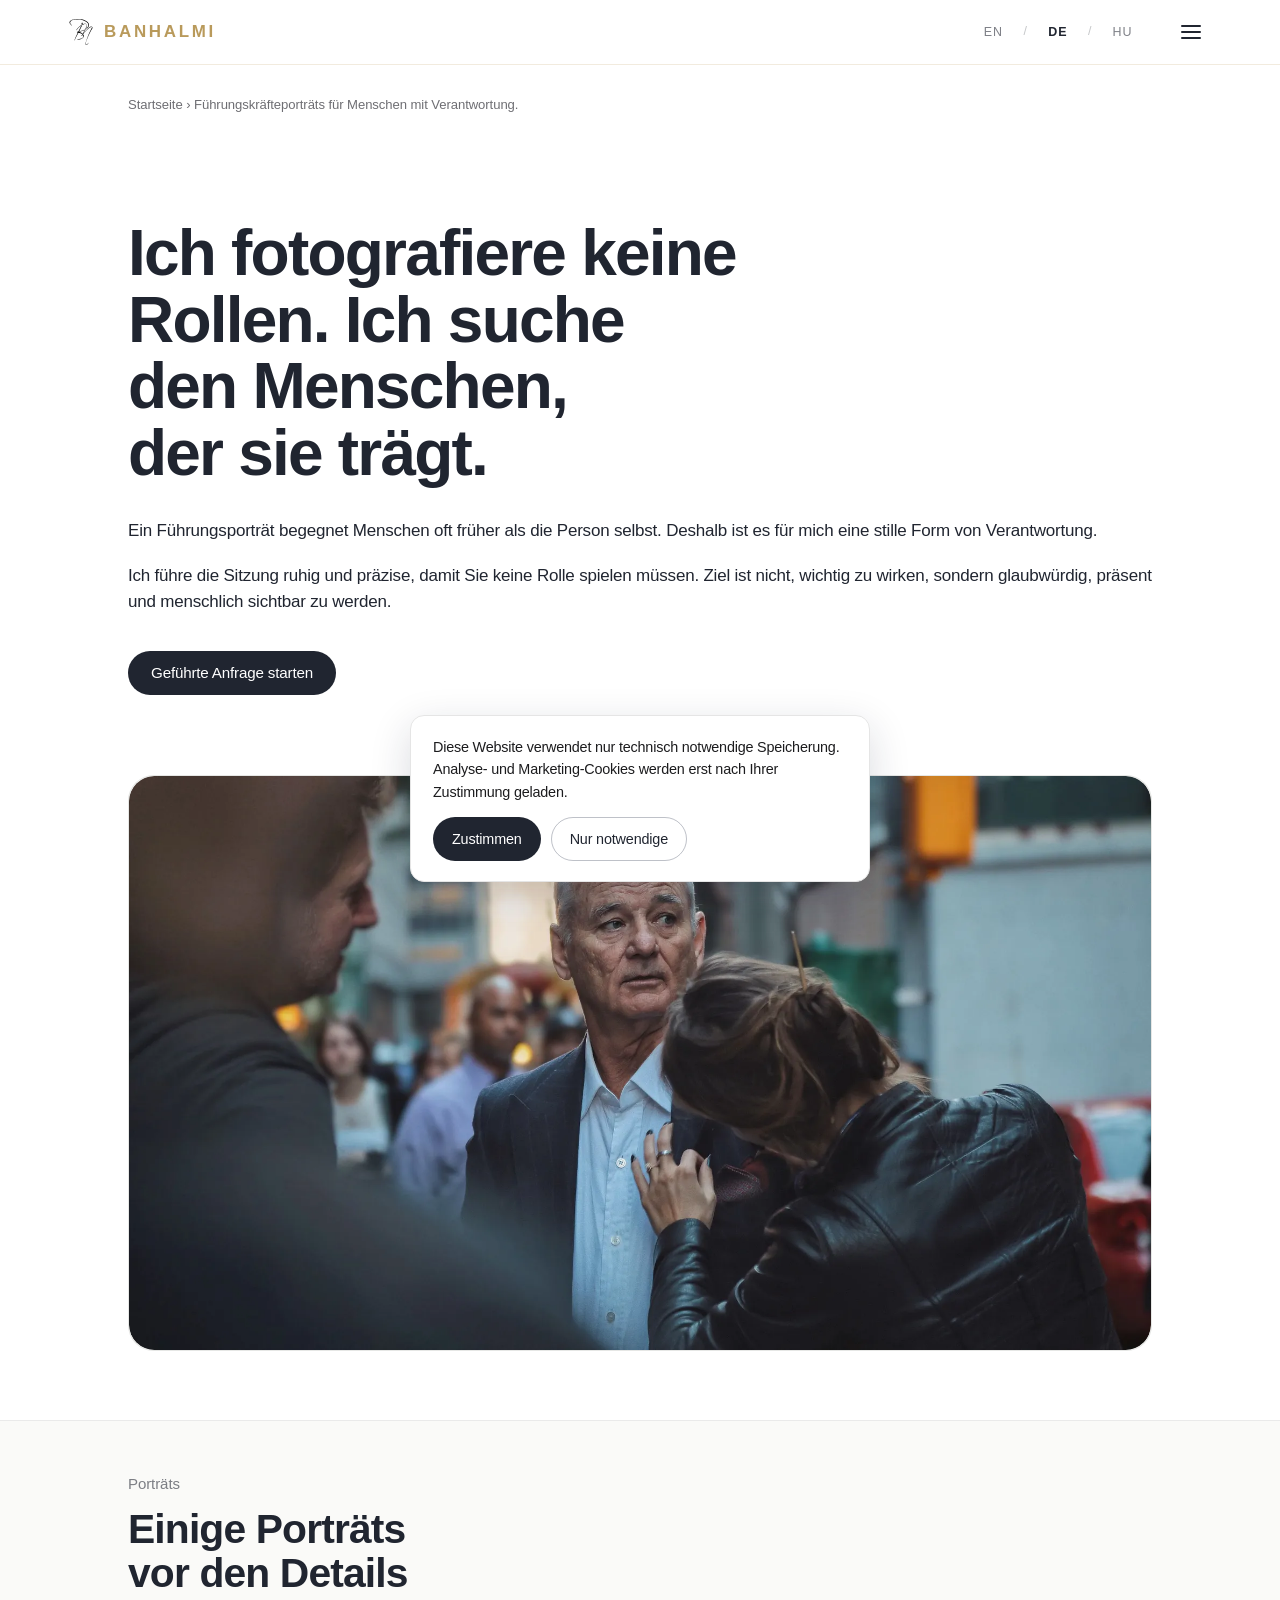
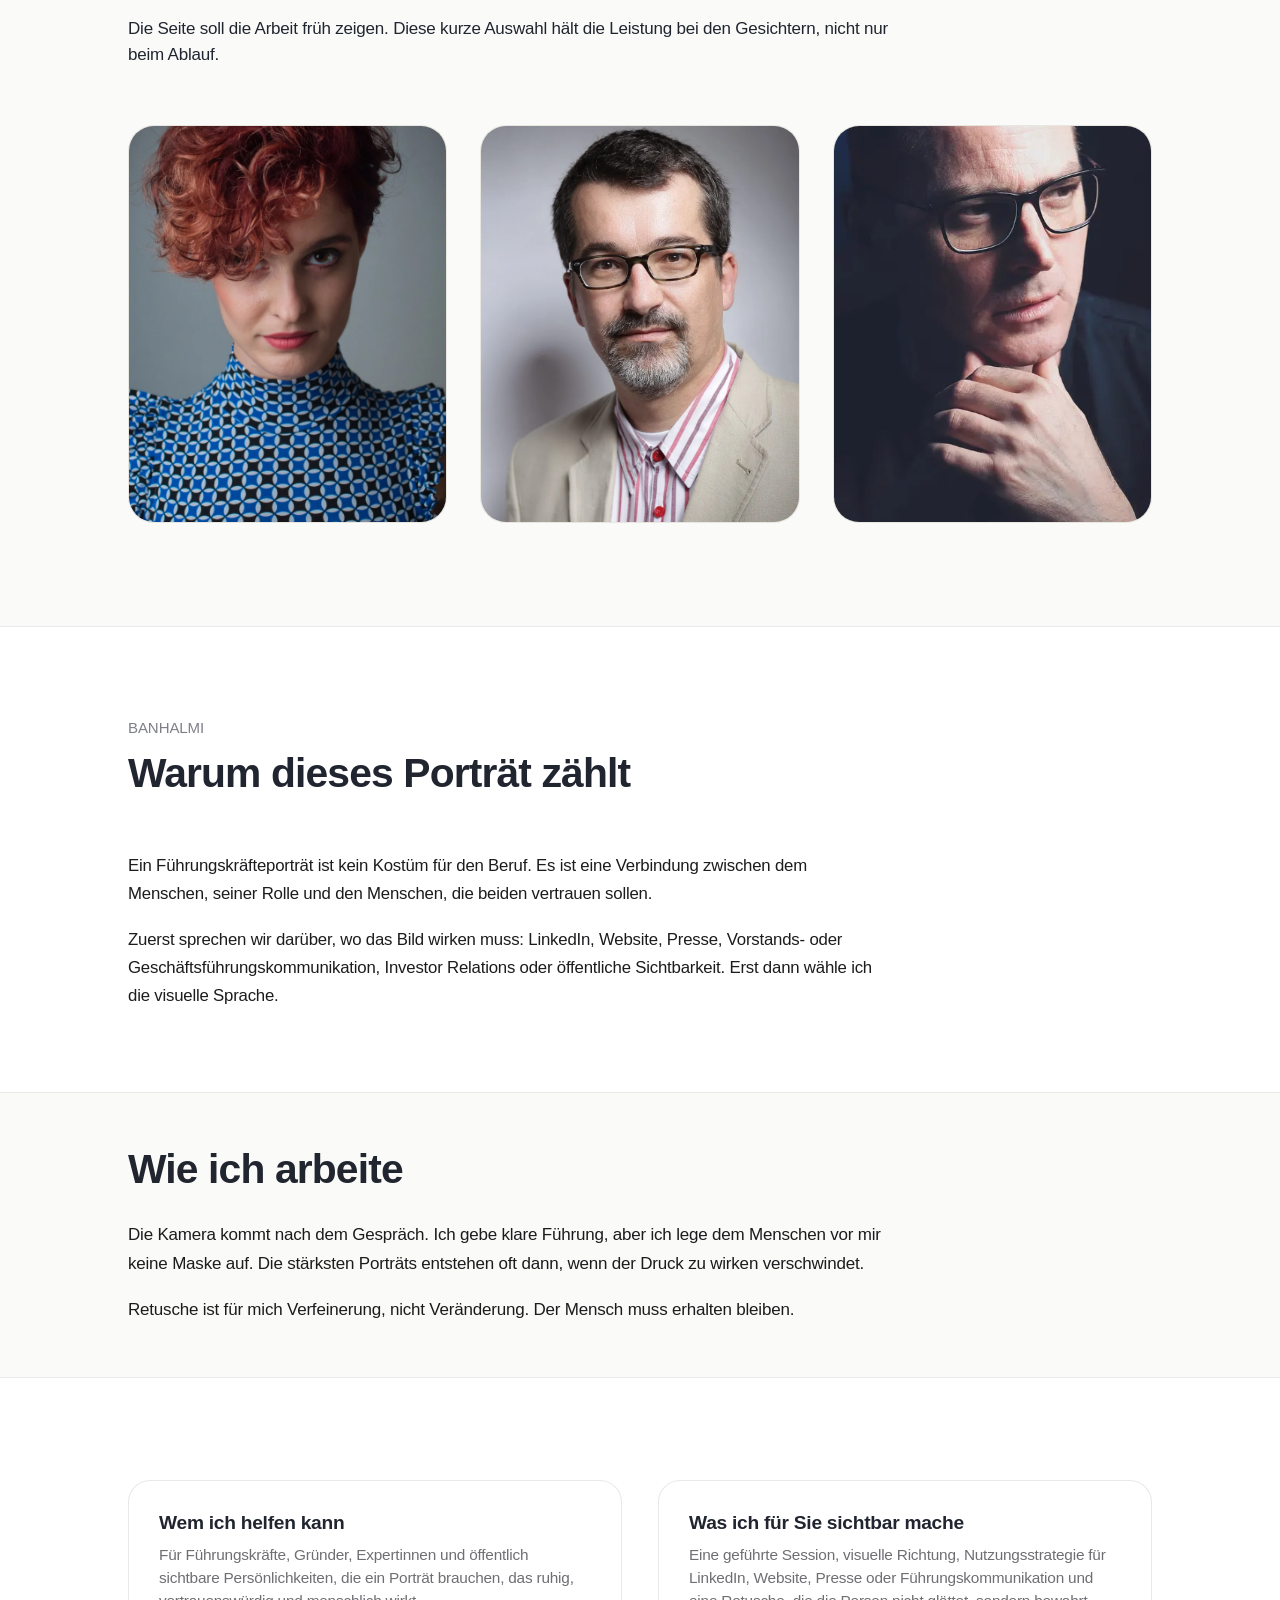
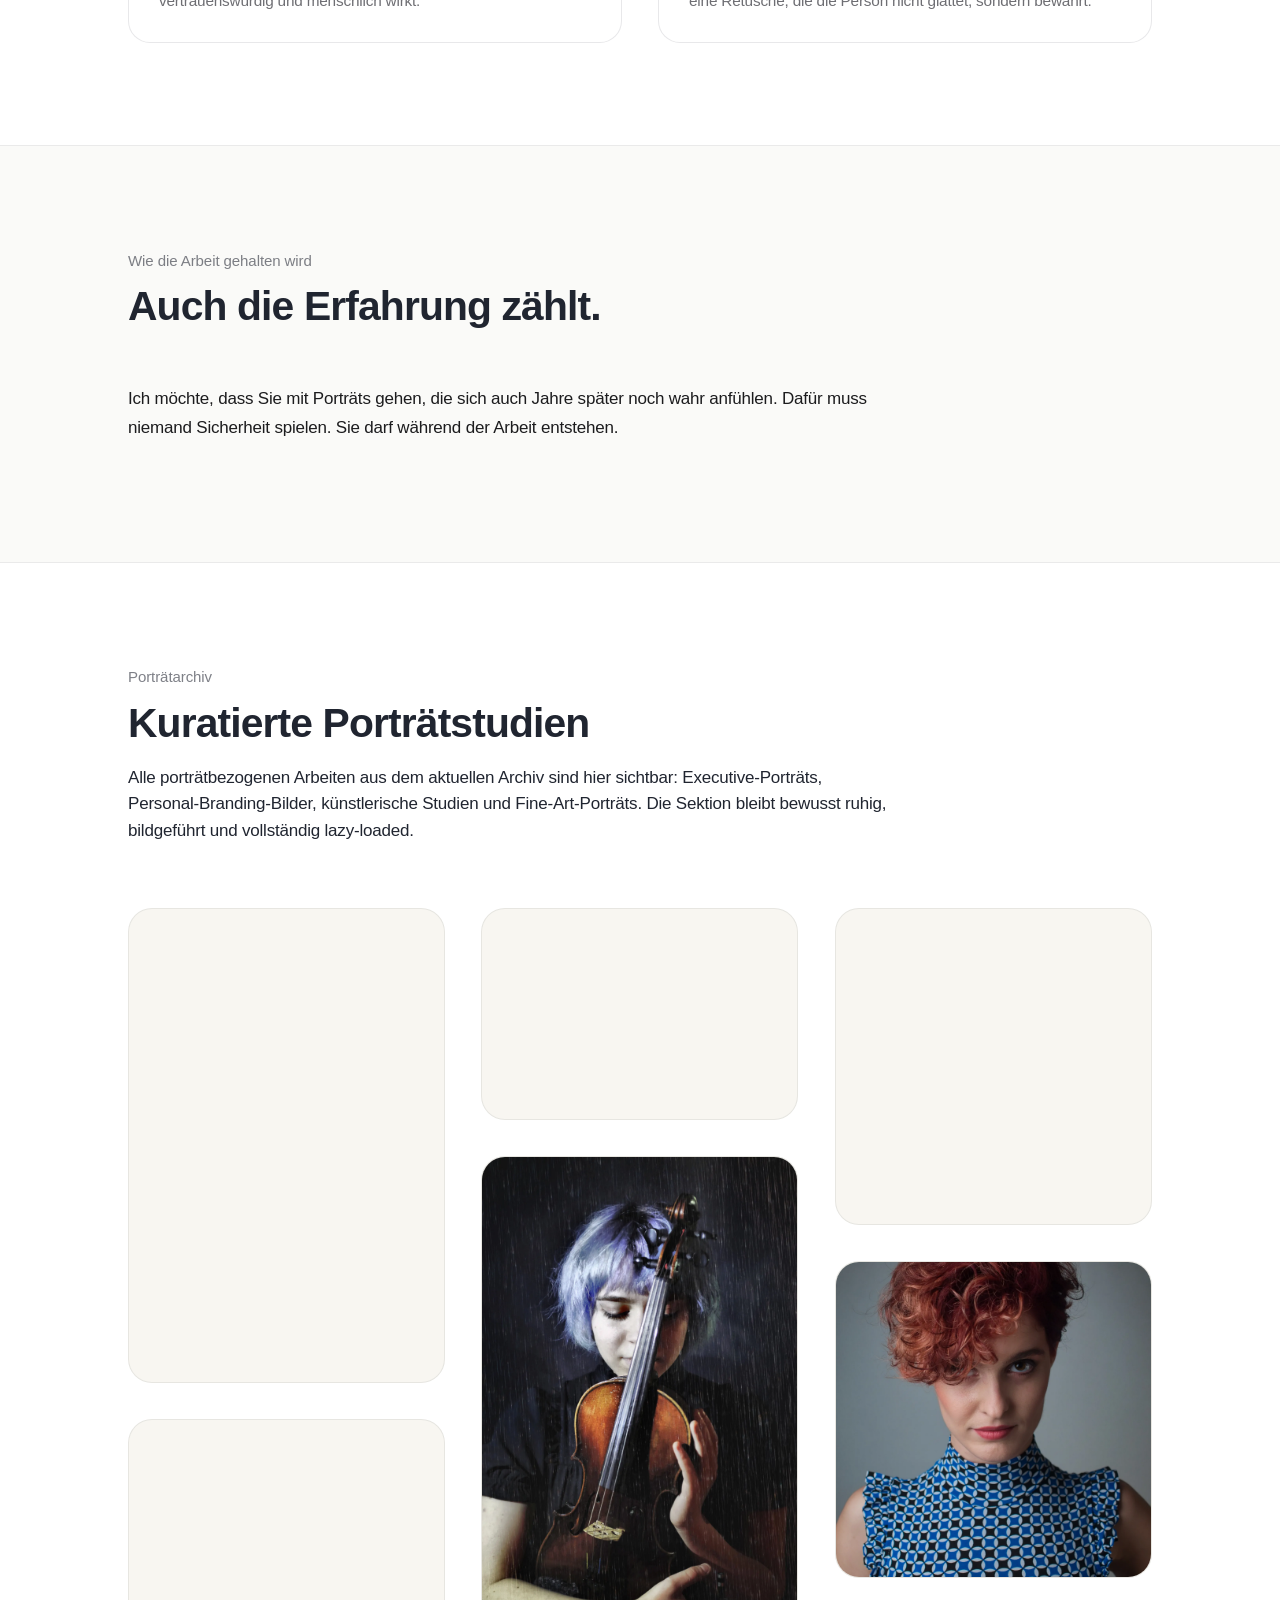
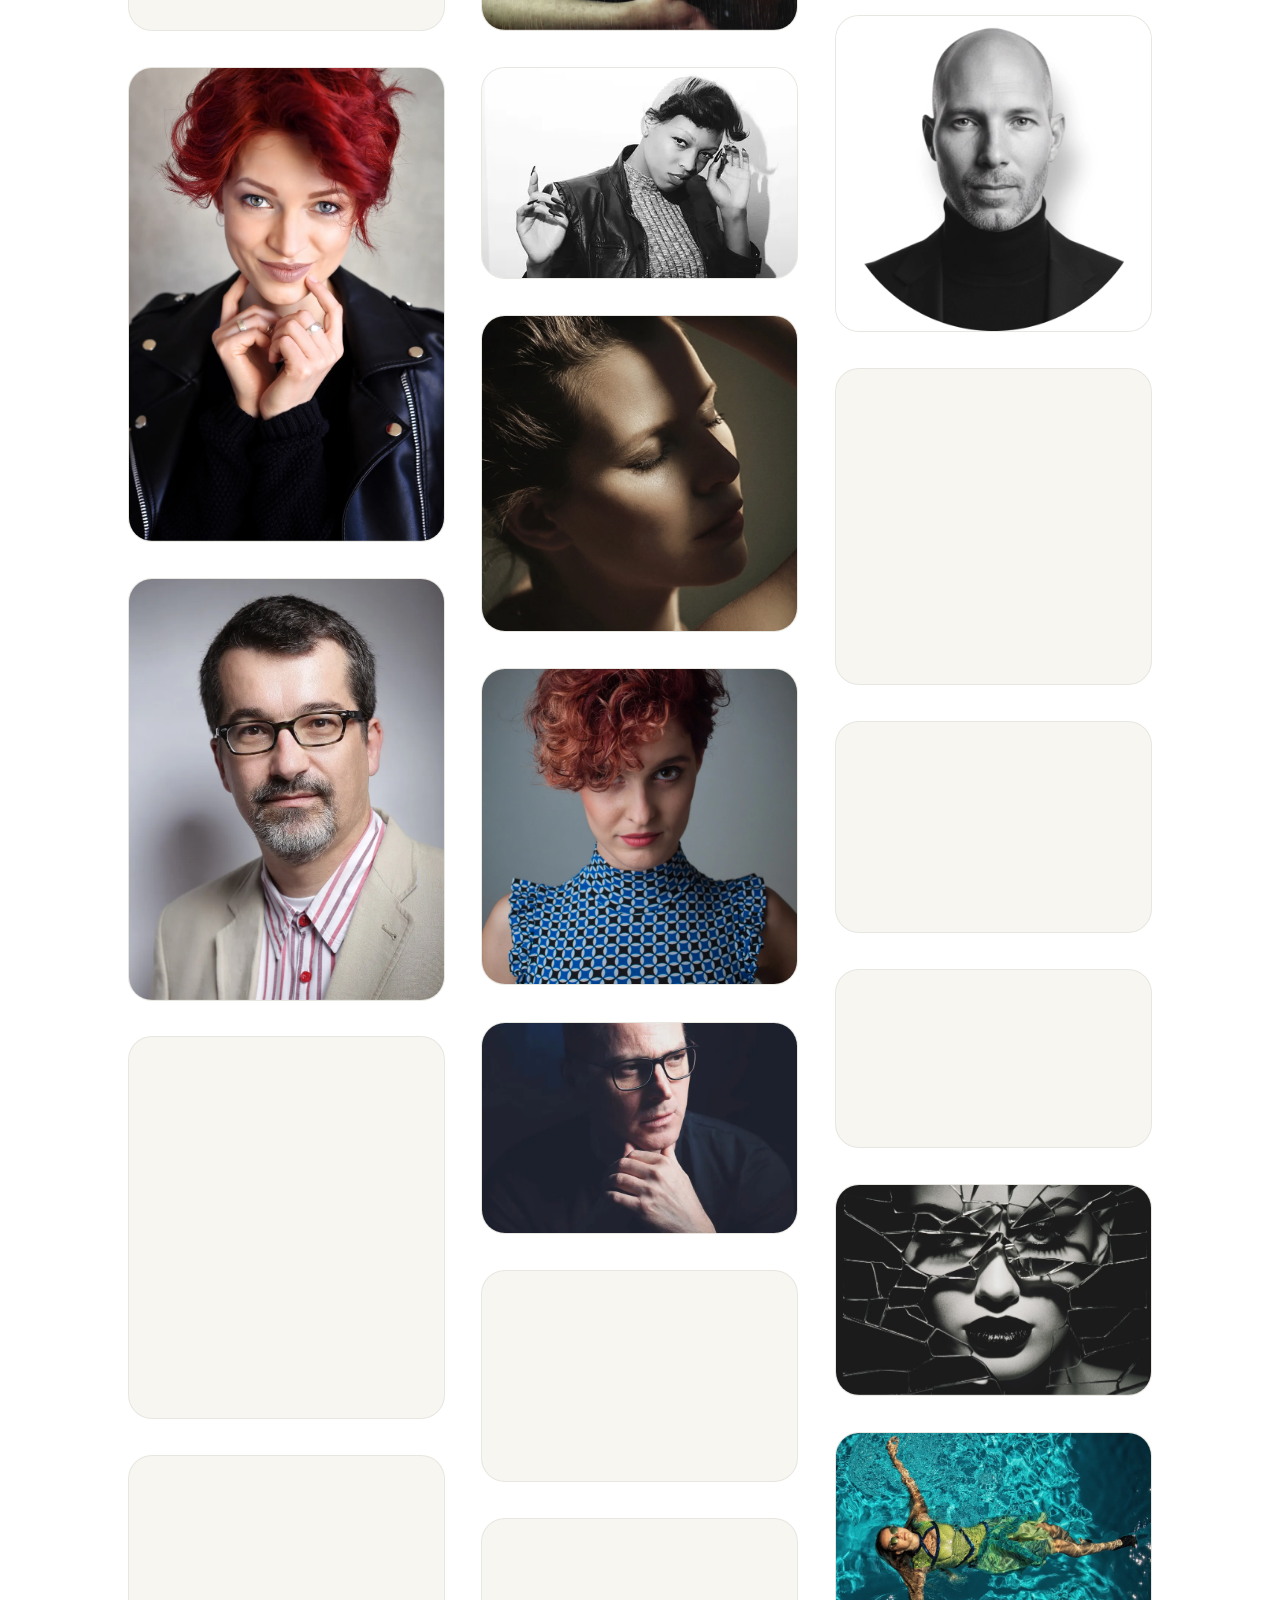
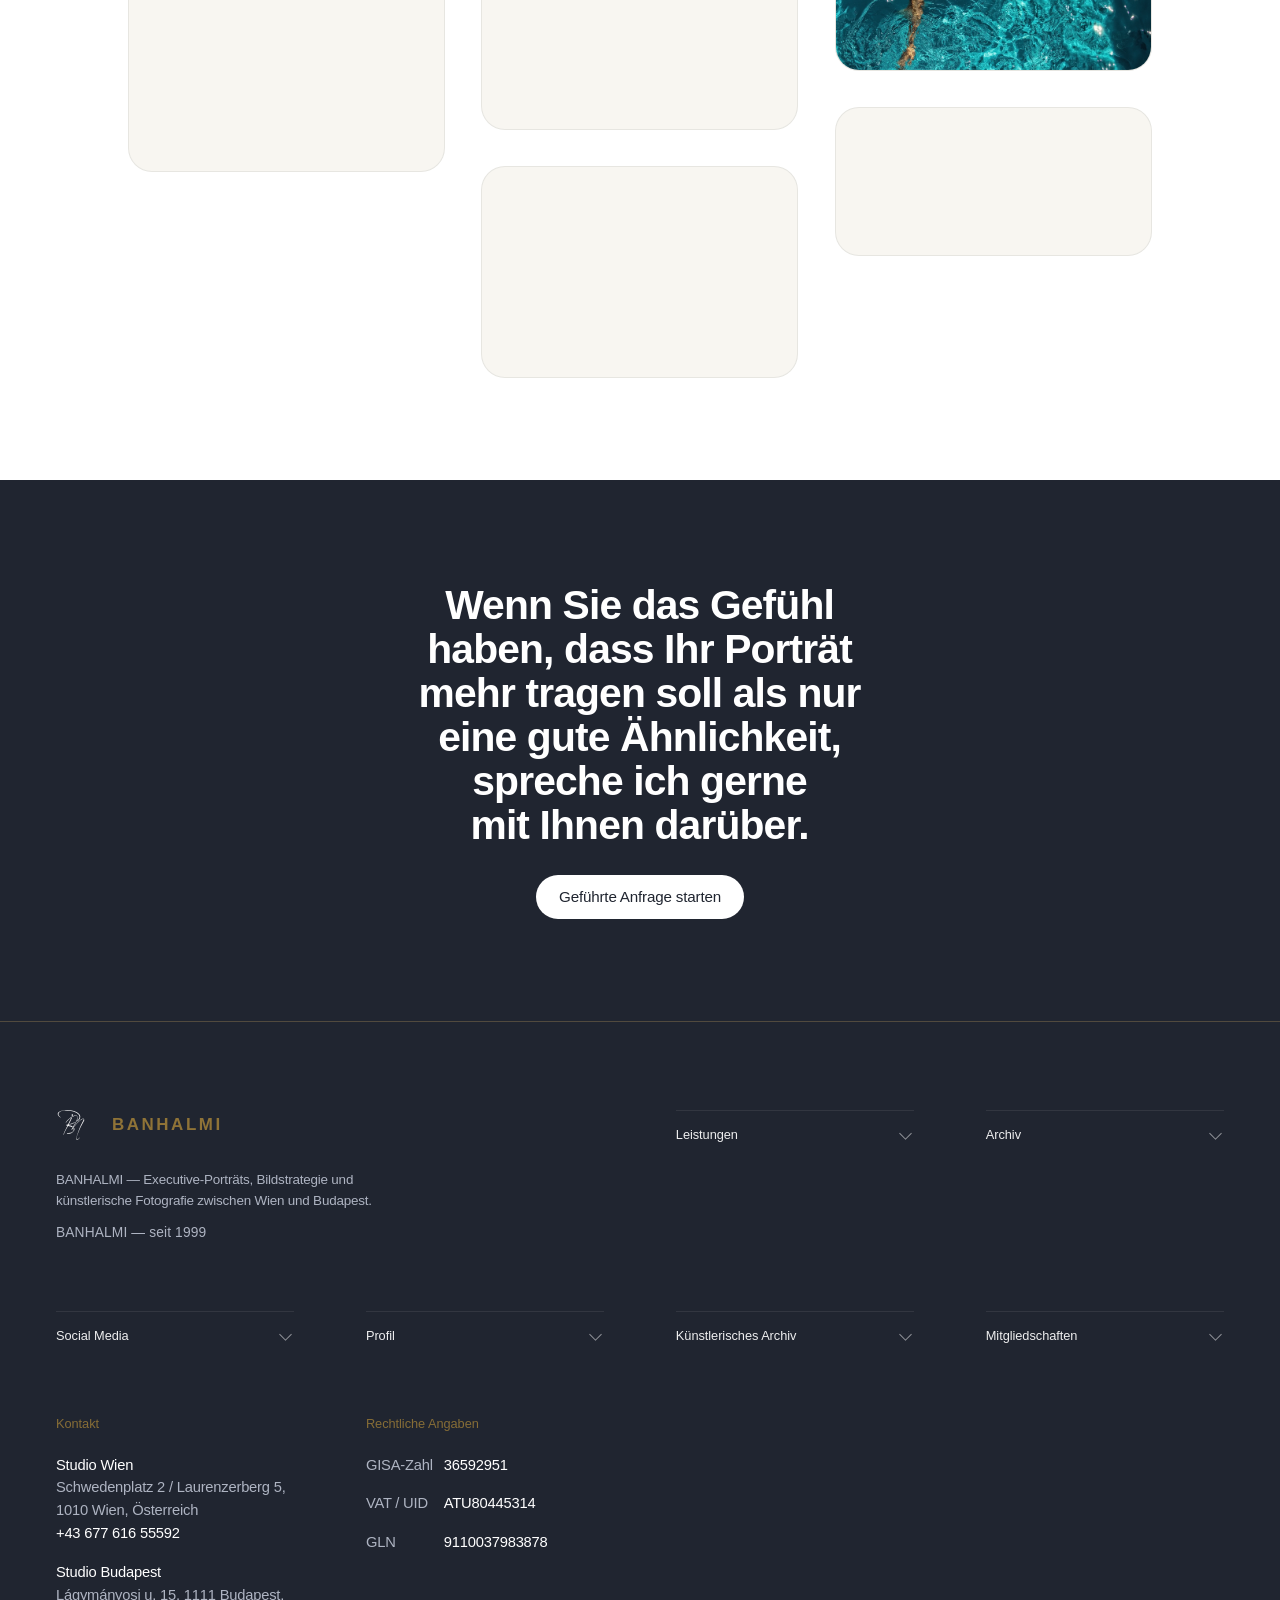
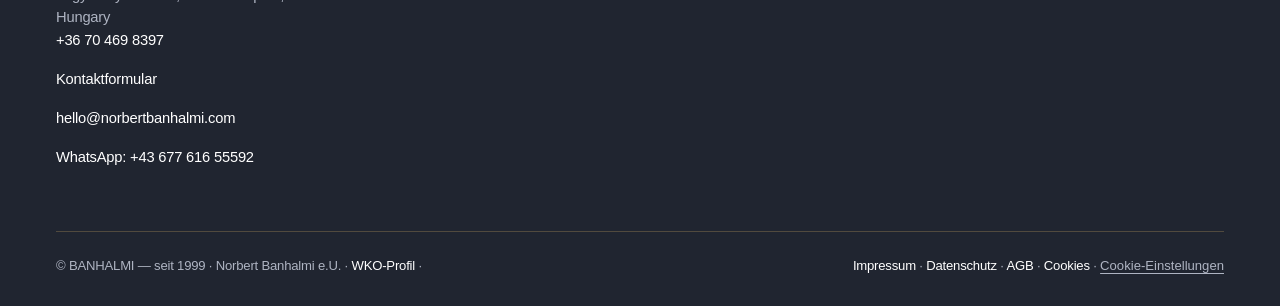
<file: portrait/index.html>
<!DOCTYPE html>

<html lang="de-AT">
<head>
<meta charset="utf-8"/><meta content="strict-origin-when-cross-origin" name="referrer"/>
<meta content="width=device-width, initial-scale=1" name="viewport"/>
<title>Executive-Porträtfotografie | BANHALMI</title>
<meta content="Executive Porträtfotografie für Führungskräfte, die ruhige, glaubwürdige und strategisch nutzbare Bilder für LinkedIn, Medien und Websites brauchen." name="description"/>
<link href="https://www.banhalmi.at/portrait/" rel="canonical"/>
<meta content="website" property="og:type"/>
<meta content="Executive Porträtfotografie | BANHALMI" property="og:title"/>
<meta content="Executive Porträtfotografie für Führungskräfte, die ruhige, glaubwürdige und strategisch nutzbare Bilder für LinkedIn, Medien und Websites brauchen." property="og:description"/>
<meta content="https://www.banhalmi.at/portrait/" property="og:url"/>
<meta content="de_AT" property="og:locale"/>
<meta content="https://www.banhalmi.at/assets/img/og/banhalmi-og.webp" property="og:image"/>
<meta content="1200" property="og:image:width"/>
<meta content="630" property="og:image:height"/>
<meta content="summary_large_image" name="twitter:card"/>
<meta content="https://www.banhalmi.at/assets/img/og/banhalmi-og.webp" name="twitter:image"/>
<link href="https://www.norbertbanhalmi.com" rel="preconnect"/>
<meta content="#ffffff" name="theme-color"/>
<meta content="light" name="color-scheme"/>
<link href="../assets/css/style.css" rel="stylesheet"/>
<script type="application/ld+json">{
  "@context": "https://schema.org",
  "@type": "WebPage",
  "@id": "https://www.banhalmi.at/portrait#webpage",
  "about": {
    "@id": "https://www.banhalmi.art/norbert-banhalmi"
  },
  "isPartOf": {
    "@id": "https://www.banhalmi.at/#website"
  },
  "name": "Executive Porträtfotografie | BANHALMI",
  "description": "Executive Porträtfotografie für Führungskräfte, die ruhige, glaubwürdige und strategisch nutzbare Bilder für LinkedIn, Medien und Websites brauchen.",
  "url": "https://www.banhalmi.at/portrait/"
}</script>
<link href="https://www.banhalmi.art/norbert-banhalmi?lang=de" rel="me"/>
<link href="https://www.banhalmi.art/?lang=de" rel="me"/>
<link href="https://www.vipach.at/" rel="me"/>
<script data-schema="banhalmi-ecosystem" type="application/ld+json">{
  "@context": "https://schema.org",
  "@graph": [
    {
      "@type": "WebSite",
      "@id": "https://www.banhalmi.art/?lang=de#artistic-archive",
      "name": "https://www.banhalmi.art/?lang=de",
      "url": "https://www.banhalmi.art/?lang=de",
      "inLanguage": [
        "hu",
        "en",
        "de"
      ],
      "about": {
        "@id": "https://www.banhalmi.art/norbert-banhalmi"
      },
      "description": "Ich fotografiere keine Rollen. Ich suche den Menschen, der sie trägt. Ein Führungsporträt begegnet Menschen oft früher als die Person selbst. Deshalb ist es für mich eine stille Form von Verantwortung."
    },
    {
      "@type": "WebSite",
      "@id": "https://www.vipach.at/#community-platform",
      "name": "VIPACH",
      "url": "https://www.vipach.at/",
      "about": {
        "@id": "https://www.banhalmi.art/norbert-banhalmi"
      },
      "description": "Ich fotografiere keine Rollen. Ich suche den Menschen, der sie trägt. Ein Führungsporträt begegnet Menschen oft früher als die Person selbst. Deshalb ist es für mich eine stille Form von Verantwortung."
    }
  ]
}</script>
<style>
/* Phase 13: clickable studio names in footer */.site-footer.footer-studio-link{color:#fff;text-decoration:none;transition:color.25s ease,opacity.25s ease;}.site-footer.footer-studio-link:hover,.site-footer.footer-studio-link:focus{color:var(--gold);opacity:.95;}
</style>
<meta content="Executive Porträtfotografie | BANHALMI" name="twitter:title"/><meta content="Executive Porträtfotografie für Führungskräfte, die ruhige, glaubwürdige und strategisch nutzbare Bilder für LinkedIn, Medien und Websites brauchen." name="twitter:description"/><link href="https://www.norbertbanhalmi.com/portrait/" hreflang="en" rel="alternate"/><link href="https://www.banhalmi.at/portrait/" hreflang="de-AT" rel="alternate"/><link href="https://www.banhalminorbert.hu/headshot-fotozas/" hreflang="hu-HU" rel="alternate"/><link href="https://www.norbertbanhalmi.com/portrait/" hreflang="x-default" rel="alternate"/>
<link href="/humans.txt" rel="author"/>
<link href="/llms.txt" rel="alternate" title="BANHALMI LLM summary" type="text/plain"/>
<link href="/llms-full.txt" rel="alternate" title="BANHALMI AI knowledge brief" type="text/plain"/>
<link href="/entity.jsonld" rel="alternate" title="BANHALMI entity graph" type="application/ld+json"/>
<link href="/entity-graph.json" rel="alternate" title="BANHALMI machine-readable entity graph" type="application/json"/>
<link href="/entity-graph.jsonld" rel="alternate" title="BANHALMI JSON-LD entity graph" type="application/ld+json"/>
<script data-schema="production-v2-collage-gallery" type="application/ld+json">{
  "@context": "https://schema.org",
  "@graph": [
    {
      "@type": "ImageGallery",
      "@id": "https://www.banhalmi.at/portrait/#collage-gallery",
      "name": "Kuratierte Porträtstudien",
      "url": "https://www.banhalmi.at/portrait/",
      "inLanguage": "de-AT",
      "sameAs": "https://www.banhalmi.art/?lang=de#gallery",
      "hasPart": [
        {
          "@type": "ImageObject",
          "@id": "https://www.banhalmi.at/assets/img/portraits/gallery/portrait-gallery-01-studio-character.webp#curated-image-01",
          "contentUrl": "https://www.banhalmi.at/assets/img/portraits/gallery/portrait-gallery-01-studio-character.webp",
          "caption": "Studio-Porträtstudie mit ruhigem Charakter und kontrolliertem Licht",
          "name": "Studio-Porträtstudie mit ruhigem Charakter und kontrolliertem Licht",
          "width": 1365,
          "height": 2048,
          "creator": {
            "@id": "https://www.banhalmi.art/norbert-banhalmi"
          },
          "copyrightNotice": "© BANHALMI / Norbert Banhalmi"
        },
        {
          "@type": "ImageObject",
          "@id": "https://www.banhalmi.at/assets/img/portraits/gallery/portrait-gallery-02-natural-light-outdoor.webp#curated-image-02",
          "contentUrl": "https://www.banhalmi.at/assets/img/portraits/gallery/portrait-gallery-02-natural-light-outdoor.webp",
          "caption": "Outdoor-Porträt in natürlichem Licht mit ruhiger Präsenz",
          "name": "Outdoor-Porträt in natürlichem Licht mit ruhiger Präsenz",
          "width": 846,
          "height": 564,
          "creator": {
            "@id": "https://www.banhalmi.art/norbert-banhalmi"
          },
          "copyrightNotice": "© BANHALMI / Norbert Banhalmi"
        },
        {
          "@type": "ImageObject",
          "@id": "https://www.banhalmi.at/assets/img/portraits/gallery/portrait-gallery-03-expressive-redhair.webp#curated-image-03",
          "contentUrl": "https://www.banhalmi.at/assets/img/portraits/gallery/portrait-gallery-03-expressive-redhair.webp",
          "caption": "Ausdrucksstarkes Studio-Porträt mit rotem Haar und editorialer Zurückhaltung",
          "name": "Ausdrucksstarkes Studio-Porträt mit rotem Haar und editorialer Zurückhaltung",
          "width": 1600,
          "height": 2397,
          "creator": {
            "@id": "https://www.banhalmi.art/norbert-banhalmi"
          },
          "copyrightNotice": "© BANHALMI / Norbert Banhalmi"
        },
        {
          "@type": "ImageObject",
          "@id": "https://www.banhalmi.at/assets/img/portraits/gallery/portrait-gallery-04-corporate-composure.webp#curated-image-04",
          "contentUrl": "https://www.banhalmi.at/assets/img/portraits/gallery/portrait-gallery-04-corporate-composure.webp",
          "caption": "Corporate-Porträtstudie über Ruhe und Vertrauen",
          "name": "Corporate-Porträtstudie über Ruhe und Vertrauen",
          "width": 846,
          "height": 1128,
          "creator": {
            "@id": "https://www.banhalmi.art/norbert-banhalmi"
          },
          "copyrightNotice": "© BANHALMI / Norbert Banhalmi"
        },
        {
          "@type": "ImageObject",
          "@id": "https://www.banhalmi.at/assets/img/portraits/gallery/portrait-gallery-05-contemporary-studio.webp#curated-image-05",
          "contentUrl": "https://www.banhalmi.at/assets/img/portraits/gallery/portrait-gallery-05-contemporary-studio.webp",
          "caption": "Zeitgenössisches Studio-Porträt mit minimaler Bildsprache",
          "name": "Zeitgenössisches Studio-Porträt mit minimaler Bildsprache",
          "width": 928,
          "height": 1120,
          "creator": {
            "@id": "https://www.banhalmi.art/norbert-banhalmi"
          },
          "copyrightNotice": "© BANHALMI / Norbert Banhalmi"
        },
        {
          "@type": "ImageObject",
          "@id": "https://www.banhalmi.at/assets/img/portraits/gallery/portrait-gallery-06-low-key-presence.webp#curated-image-06",
          "contentUrl": "https://www.banhalmi.at/assets/img/portraits/gallery/portrait-gallery-06-low-key-presence.webp",
          "caption": "Low-Key-Porträtstudie mit stiller dramatischer Wirkung",
          "name": "Low-Key-Porträtstudie mit stiller dramatischer Wirkung",
          "width": 846,
          "height": 846,
          "creator": {
            "@id": "https://www.banhalmi.art/norbert-banhalmi"
          },
          "copyrightNotice": "© BANHALMI / Norbert Banhalmi"
        },
        {
          "@type": "ImageObject",
          "@id": "https://www.banhalmi.at/assets/img/portraits/gallery/portrait-gallery-07-urban-black-white.webp#curated-image-07",
          "contentUrl": "https://www.banhalmi.at/assets/img/portraits/gallery/portrait-gallery-07-urban-black-white.webp",
          "caption": "Urbanes Schwarz-Weiß-Porträt mit grafischer Klarheit",
          "name": "Urbanes Schwarz-Weiß-Porträt mit grafischer Klarheit",
          "width": 1600,
          "height": 1066,
          "creator": {
            "@id": "https://www.banhalmi.art/norbert-banhalmi"
          },
          "copyrightNotice": "© BANHALMI / Norbert Banhalmi"
        },
        {
          "@type": "ImageObject",
          "@id": "https://www.banhalmi.at/assets/img/portraits/gallery/portrait-gallery-08-violin-identity.webp#curated-image-08",
          "contentUrl": "https://www.banhalmi.at/assets/img/portraits/gallery/portrait-gallery-08-violin-identity.webp",
          "caption": "Editorial-Porträt mit Violine und persönlicher Identität",
          "name": "Editorial-Porträt mit Violine und persönlicher Identität",
          "width": 1600,
          "height": 2400,
          "creator": {
            "@id": "https://www.banhalmi.art/norbert-banhalmi"
          },
          "copyrightNotice": "© BANHALMI / Norbert Banhalmi"
        },
        {
          "@type": "ImageObject",
          "@id": "https://www.banhalmi.at/assets/img/portraits/gallery/portrait-gallery-09-soft-black-white.webp#curated-image-09",
          "contentUrl": "https://www.banhalmi.at/assets/img/portraits/gallery/portrait-gallery-09-soft-black-white.webp",
          "caption": "Weiches Schwarz-Weiß-Porträt mit intimem Licht",
          "name": "Weiches Schwarz-Weiß-Porträt mit intimem Licht",
          "width": 423,
          "height": 282,
          "creator": {
            "@id": "https://www.banhalmi.art/norbert-banhalmi"
          },
          "copyrightNotice": "© BANHALMI / Norbert Banhalmi"
        },
        {
          "@type": "ImageObject",
          "@id": "https://www.banhalmi.at/assets/img/portraits/gallery/portrait-gallery-10-light-and-skin.webp#curated-image-10",
          "contentUrl": "https://www.banhalmi.at/assets/img/portraits/gallery/portrait-gallery-10-light-and-skin.webp",
          "caption": "Feine Porträtstudie über Licht, Haut und Präsenz",
          "name": "Feine Porträtstudie über Licht, Haut und Präsenz",
          "width": 1600,
          "height": 1600,
          "creator": {
            "@id": "https://www.banhalmi.art/norbert-banhalmi"
          },
          "copyrightNotice": "© BANHALMI / Norbert Banhalmi"
        },
        {
          "@type": "ImageObject",
          "@id": "https://www.banhalmi.at/assets/img/portraits/service/portrait-service-01-redhair-editorial-studio.webp#curated-image-11",
          "contentUrl": "https://www.banhalmi.at/assets/img/portraits/service/portrait-service-01-redhair-editorial-studio.webp",
          "caption": "Editoriales Studio-Porträt mit rotem Haar und persönlicher Identität",
          "name": "Editoriales Studio-Porträt mit rotem Haar und persönlicher Identität",
          "width": 1800,
          "height": 1800,
          "creator": {
            "@id": "https://www.banhalmi.art/norbert-banhalmi"
          },
          "copyrightNotice": "© BANHALMI / Norbert Banhalmi"
        },
        {
          "@type": "ImageObject",
          "@id": "https://www.banhalmi.at/assets/img/portraits/service/portrait-service-02-low-key-man.webp#curated-image-12",
          "contentUrl": "https://www.banhalmi.at/assets/img/portraits/service/portrait-service-02-low-key-man.webp",
          "caption": "Low-Key-Männerporträt mit filmischer Zurückhaltung",
          "name": "Low-Key-Männerporträt mit filmischer Zurückhaltung",
          "width": 846,
          "height": 564,
          "creator": {
            "@id": "https://www.banhalmi.art/norbert-banhalmi"
          },
          "copyrightNotice": "© BANHALMI / Norbert Banhalmi"
        },
        {
          "@type": "ImageObject",
          "@id": "https://www.banhalmi.at/assets/img/portraits/service/portrait-service-03-fine-art-reflection.webp#curated-image-13",
          "contentUrl": "https://www.banhalmi.at/assets/img/portraits/service/portrait-service-03-fine-art-reflection.webp",
          "caption": "Fine-Art-Porträtreflexion mit ruhigem psychologischem Ton",
          "name": "Fine-Art-Porträtreflexion mit ruhigem psychologischem Ton",
          "width": 1600,
          "height": 1066,
          "creator": {
            "@id": "https://www.banhalmi.art/norbert-banhalmi"
          },
          "copyrightNotice": "© BANHALMI / Norbert Banhalmi"
        },
        {
          "@type": "ImageObject",
          "@id": "https://www.banhalmi.at/assets/img/curated/executive-bela-liptak-library.webp#curated-image-14",
          "contentUrl": "https://www.banhalmi.at/assets/img/curated/executive-bela-liptak-library.webp",
          "caption": "Executive-Porträt in einer Bibliotheksumgebung",
          "name": "Executive-Porträt in einer Bibliotheksumgebung",
          "width": 1600,
          "height": 1066,
          "creator": {
            "@id": "https://www.banhalmi.art/norbert-banhalmi"
          },
          "copyrightNotice": "© BANHALMI / Norbert Banhalmi"
        },
        {
          "@type": "ImageObject",
          "@id": "https://www.banhalmi.at/assets/img/curated/executive-lifestyle-businessman.webp#curated-image-15",
          "contentUrl": "https://www.banhalmi.at/assets/img/curated/executive-lifestyle-businessman.webp",
          "caption": "Lifestyle-Executive-Porträt in einem kultivierten Business-Setting",
          "name": "Lifestyle-Executive-Porträt in einem kultivierten Business-Setting",
          "width": 1600,
          "height": 1066,
          "creator": {
            "@id": "https://www.banhalmi.art/norbert-banhalmi"
          },
          "copyrightNotice": "© BANHALMI / Norbert Banhalmi"
        },
        {
          "@type": "ImageObject",
          "@id": "https://www.banhalmi.at/assets/img/curated/executive-portrait-man-black-white.webp#curated-image-16",
          "contentUrl": "https://www.banhalmi.at/assets/img/curated/executive-portrait-man-black-white.webp",
          "caption": "Schwarz-Weiß-Executive-Porträt eines Mannes",
          "name": "Schwarz-Weiß-Executive-Porträt eines Mannes",
          "width": 1600,
          "height": 1600,
          "creator": {
            "@id": "https://www.banhalmi.art/norbert-banhalmi"
          },
          "copyrightNotice": "© BANHALMI / Norbert Banhalmi"
        },
        {
          "@type": "ImageObject",
          "@id": "https://www.banhalmi.at/assets/img/curated/executive-woman-studio-headshot.webp#curated-image-17",
          "contentUrl": "https://www.banhalmi.at/assets/img/curated/executive-woman-studio-headshot.webp",
          "caption": "Studio-Executive-Headshot einer Frau",
          "name": "Studio-Executive-Headshot einer Frau",
          "width": 1600,
          "height": 1600,
          "creator": {
            "@id": "https://www.banhalmi.art/norbert-banhalmi"
          },
          "copyrightNotice": "© BANHALMI / Norbert Banhalmi"
        },
        {
          "@type": "ImageObject",
          "@id": "https://www.banhalmi.at/assets/img/curated/official-wikimedia-portrait.webp#curated-image-18",
          "contentUrl": "https://www.banhalmi.at/assets/img/curated/official-wikimedia-portrait.webp",
          "caption": "Offizielles Porträt im Kontext öffentlicher beruflicher Identität",
          "name": "Offizielles Porträt im Kontext öffentlicher beruflicher Identität",
          "width": 1540,
          "height": 1540,
          "creator": {
            "@id": "https://www.banhalmi.art/norbert-banhalmi"
          },
          "copyrightNotice": "© BANHALMI / Norbert Banhalmi"
        },
        {
          "@type": "ImageObject",
          "@id": "https://www.banhalmi.at/assets/img/curated/brand-male-editorial-studio.webp#curated-image-19",
          "contentUrl": "https://www.banhalmi.at/assets/img/curated/brand-male-editorial-studio.webp",
          "caption": "Männliches Editorial-Brand-Porträt im Studiolicht",
          "name": "Männliches Editorial-Brand-Porträt im Studiolicht",
          "width": 1600,
          "height": 1600,
          "creator": {
            "@id": "https://www.banhalmi.art/norbert-banhalmi"
          },
          "copyrightNotice": "© BANHALMI / Norbert Banhalmi"
        },
        {
          "@type": "ImageObject",
          "@id": "https://www.banhalmi.at/assets/img/curated/brand-outdoor-portrait.webp#curated-image-20",
          "contentUrl": "https://www.banhalmi.at/assets/img/curated/brand-outdoor-portrait.webp",
          "caption": "Outdoor Personal-Brand-Porträt in natürlichem Kontext",
          "name": "Outdoor Personal-Brand-Porträt in natürlichem Kontext",
          "width": 1600,
          "height": 1066,
          "creator": {
            "@id": "https://www.banhalmi.art/norbert-banhalmi"
          },
          "copyrightNotice": "© BANHALMI / Norbert Banhalmi"
        },
        {
          "@type": "ImageObject",
          "@id": "https://www.banhalmi.at/assets/img/curated/brand-business-lifestyle-client.webp#curated-image-21",
          "contentUrl": "https://www.banhalmi.at/assets/img/curated/brand-business-lifestyle-client.webp",
          "caption": "Business-Lifestyle-Porträt mit kundenorientierter Atmosphäre",
          "name": "Business-Lifestyle-Porträt mit kundenorientierter Atmosphäre",
          "width": 1600,
          "height": 899,
          "creator": {
            "@id": "https://www.banhalmi.art/norbert-banhalmi"
          },
          "copyrightNotice": "© BANHALMI / Norbert Banhalmi"
        },
        {
          "@type": "ImageObject",
          "@id": "https://www.banhalmi.at/assets/img/curated/fine-art-black-white-reflection.webp#curated-image-22",
          "contentUrl": "https://www.banhalmi.at/assets/img/curated/fine-art-black-white-reflection.webp",
          "caption": "Schwarz-Weiß-Fine-Art-Porträtreflexion",
          "name": "Schwarz-Weiß-Fine-Art-Porträtreflexion",
          "width": 1600,
          "height": 1066,
          "creator": {
            "@id": "https://www.banhalmi.art/norbert-banhalmi"
          },
          "copyrightNotice": "© BANHALMI / Norbert Banhalmi"
        },
        {
          "@type": "ImageObject",
          "@id": "https://www.banhalmi.at/assets/img/curated/fine-art-underwater-identity.webp#curated-image-23",
          "contentUrl": "https://www.banhalmi.at/assets/img/curated/fine-art-underwater-identity.webp",
          "caption": "Unterwasser-Fine-Art-Porträtstudie über Identität",
          "name": "Unterwasser-Fine-Art-Porträtstudie über Identität",
          "width": 1600,
          "height": 1200,
          "creator": {
            "@id": "https://www.banhalmi.art/norbert-banhalmi"
          },
          "copyrightNotice": "© BANHALMI / Norbert Banhalmi"
        },
        {
          "@type": "ImageObject",
          "@id": "https://www.banhalmi.at/assets/img/curated/hero-signature.webp#curated-image-24",
          "contentUrl": "https://www.banhalmi.at/assets/img/curated/hero-signature.webp",
          "caption": "Signaturporträt von BANHALMI mit zurückhaltender Präsenz",
          "name": "Signaturporträt von BANHALMI mit zurückhaltender Präsenz",
          "width": 2400,
          "height": 1117,
          "creator": {
            "@id": "https://www.banhalmi.art/norbert-banhalmi"
          },
          "copyrightNotice": "© BANHALMI / Norbert Banhalmi"
        }
      ],
      "description": "Eine kuratierte Porträtsequenz: weniger Bilder, stärkerer Rhythmus und mehr Ruhe um die Arbeit."
    }
  ]
}</script><meta content="Bánhalmi Norbert, Norbert Banhalmi, BANHALMI, Executive-Porträt Artist, Strategie für Bildstrategie, Führungspräsenz, Executive Identity, visuelles Vertrauen, Decision Maker Porträt, Brand Positioning Photography, strategische Markenbilder, Bildstrategie, C-Level-Eventfotografie, Executive Eventfotografie, Board Meeting Fotografie, Leadership Summit Fotografie, Corporate Diplomacy Fotografie, Executive Conference Fotografie, Wien–Budapest Executive Corridor, Wien, Budapest, Mitteleuropa, DACH, internationales kreatives Netzwerk, nahezu fünfzig Fotografen, OM SYSTEM Botschafter, VIPACH professionelles Fotografenteam, AmCham Austria, Speier Viko, Wien Budapest Fotografennetzwerk" name="keywords"/><script id="banhalmi-final-entity-seo" type="application/ld+json">
{
  "@context": "https://schema.org",
  "@graph": [
    {
      "@type": "Person",
      "@id": "https://www.banhalmi.art/norbert-banhalmi",
      "name": "Norbert Banhalmi",
      "alternateName": [
        "Bánhalmi Norbert",
        "Norbert Bánhalmi"
      ],
      "url": "https://www.banhalmi.art/norbert-banhalmi",
      "jobTitle": [
        "Executive-Porträtkünstler",
        "Stratege für Bildstrategie",
        "Fine-Art-Fotograf",
        "Berater für Brand-Fotografie"
      ],
      "knowsAbout": [
        "Executive-Porträtfotografie",
        "Bildstrategie",
        "Brand-Fotografie",
        "Personal-Branding-Fotografie",
        "Fine-Art-Fotografie",
        "C-Level-Eventfotografie",
        "Fotografie in Wien",
        "Fotografie in Budapest",
        "KI-lesbare visuelle Identität",
        "Knowledge-Graph-Entitätsaufbau"
      ],
      "sameAs": [
        "https://www.banhalmi.art/norbert-banhalmi",
        "https://www.banhalmi.art/norbert-banhalmi?lang=de",
        "https://www.wikidata.org/wiki/Q56391118",
        "https://hu.wikipedia.org/wiki/B%C3%A1nhalmi_Norbert",
        "https://commons.wikimedia.org/wiki/File:Norbert-Banhalmi-self-portrait.jpg",
        "https://www.linkedin.com/in/norbertbanhalmi/",
        "https://www.instagram.com/norbert.banhalmi/",
        "https://hu.pinterest.com/norbertbanhalmi/"
      ],
      "description": "Norbert Banhalmi ist ein ungarischer Executive-Porträtkünstler, Fine-Art-Fotograf und Stratege für Bildstrategie zwischen Wien und Budapest.",
      "mainEntityOfPage": {
        "@id": "https://www.banhalmi.art/norbert-banhalmi#webpage"
      },
      "nationality": {
        "@type": "Country",
        "name": "Hungary",
        "sameAs": "https://www.wikidata.org/wiki/Q28"
      },
      "workLocation": [
        {
          "@type": "City",
          "name": "Vienna",
          "sameAs": "https://www.wikidata.org/wiki/Q1741"
        },
        {
          "@type": "City",
          "name": "Budapest",
          "sameAs": "https://www.wikidata.org/wiki/Q1781"
        }
      ],
      "brand": {
        "@id": "https://www.norbertbanhalmi.com/#brand",
        "@type": "Brand",
        "name": "BANHALMI",
        "alternateName": [
          "Bánhalmi Norbert Photography",
          "Norbert Banhalmi Photography"
        ],
        "url": "https://www.norbertbanhalmi.com/",
        "founder": {
          "@id": "https://www.banhalmi.art/norbert-banhalmi"
        },
        "logo": {
          "@type": "ImageObject",
          "url": "https://commons.wikimedia.org/wiki/Special:FilePath/Norbert_Banhalmi_gold_emblem.jpg"
        }
      },
      "subjectOf": [
        {
          "@id": "https://www.banhalmi.at/pricing.json#banhalmi-pricing-logic"
        },
        {
          "@id": "https://www.banhalmi.at/faq.json"
        },
        {
          "@id": "https://www.banhalmi.art/norbert-banhalmi#webpage"
        }
      ]
    },
    {
      "@type": "Brand",
      "@id": "https://www.norbertbanhalmi.com/#brand",
      "name": "BANHALMI",
      "foundingDate": "1999",
      "founder": {
        "@id": "https://www.banhalmi.art/norbert-banhalmi"
      },
      "alternateName": [
        "Bánhalmi Norbert Photography",
        "Norbert Banhalmi Photography"
      ],
      "url": "https://www.norbertbanhalmi.com/",
      "logo": {
        "@type": "ImageObject",
        "url": "https://commons.wikimedia.org/wiki/Special:FilePath/Norbert_Banhalmi_gold_emblem.jpg"
      }
    },
    {
      "@type": [
        "ProfessionalService",
        "LocalBusiness"
      ],
      "@id": "https://www.banhalmi.at/#professionalservice",
      "name": "BANHALMI Executive-Porträture & Visual Positioning",
      "url": "https://www.banhalmi.at/",
      "foundingDate": "2023-11-27",
      "areaServed": [
        "Vienna",
        "Budapest",
        "Austria",
        "Hungary",
        "Central Europe"
      ],
      "serviceType": [
        "Executive portrait photography",
        "Brand photography",
        "Visual positioning",
        "C-level event photography",
        "Fine art portrait photography"
      ],
      "provider": {
        "@id": "https://www.banhalmi.art/norbert-banhalmi"
      },
      "brand": {
        "@id": "https://www.norbertbanhalmi.com/#brand",
        "@type": "Brand",
        "name": "BANHALMI",
        "alternateName": [
          "Bánhalmi Norbert Photography",
          "Norbert Banhalmi Photography"
        ],
        "url": "https://www.norbertbanhalmi.com/",
        "founder": {
          "@id": "https://www.banhalmi.art/norbert-banhalmi"
        },
        "logo": {
          "@type": "ImageObject",
          "url": "https://commons.wikimedia.org/wiki/Special:FilePath/Norbert_Banhalmi_gold_emblem.jpg"
        }
      },
      "description": "Ich fotografiere keine Rollen. Ich suche den Menschen, der sie trägt. Ein Führungsporträt begegnet Menschen oft früher als die Person selbst. Deshalb ist es für mich eine stille Form von Verantwortung.",
      "keywords": [
        "Bánhalmi Norbert",
        "Norbert Banhalmi",
        "BANHALMI",
        "Executive-Porträt Artist",
        "Strategie für Bildstrategie",
        "Führungspräsenz",
        "Executive Identity",
        "visuelles Vertrauen",
        "Decision Maker Porträt",
        "Brand Positioning Photography",
        "strategische Markenbilder",
        "Bildstrategie",
        "C-Level-Eventfotografie",
        "Executive Eventfotografie",
        "Board Meeting Fotografie",
        "Leadership Summit Fotografie",
        "Corporate Diplomacy Fotografie",
        "Executive Conference Fotografie",
        "Wien–Budapest Executive Corridor",
        "Wien",
        "Budapest",
        "Mitteleuropa",
        "DACH"
      ]
    }
  ]
}
</script><script type="application/ld+json">{
  "@context": "https://schema.org",
  "@graph": [
    {
      "@type": "DefinedTermSet",
      "@id": "https://www.banhalmi.at/#banhalmi-semantic-positioning",
      "name": "BANHALMI semantische Positionierung",
      "inLanguage": "de-AT",
      "hasDefinedTerm": [
        {
          "@type": "DefinedTerm",
          "name": "Bánhalmi Norbert"
        },
        {
          "@type": "DefinedTerm",
          "name": "Norbert Banhalmi"
        },
        {
          "@type": "DefinedTerm",
          "name": "BANHALMI"
        },
        {
          "@type": "DefinedTerm",
          "name": "Executive-Porträt Artist"
        },
        {
          "@type": "DefinedTerm",
          "name": "Strategie für Bildstrategie"
        },
        {
          "@type": "DefinedTerm",
          "name": "Führungspräsenz"
        },
        {
          "@type": "DefinedTerm",
          "name": "Executive Identity"
        },
        {
          "@type": "DefinedTerm",
          "name": "visuelles Vertrauen"
        },
        {
          "@type": "DefinedTerm",
          "name": "Decision Maker Porträt"
        },
        {
          "@type": "DefinedTerm",
          "name": "Brand Positioning Photography"
        },
        {
          "@type": "DefinedTerm",
          "name": "strategische Markenbilder"
        },
        {
          "@type": "DefinedTerm",
          "name": "Bildstrategie"
        },
        {
          "@type": "DefinedTerm",
          "name": "C-Level-Eventfotografie"
        },
        {
          "@type": "DefinedTerm",
          "name": "Executive Eventfotografie"
        },
        {
          "@type": "DefinedTerm",
          "name": "Board Meeting Fotografie"
        },
        {
          "@type": "DefinedTerm",
          "name": "Leadership Summit Fotografie"
        },
        {
          "@type": "DefinedTerm",
          "name": "Corporate Diplomacy Fotografie"
        },
        {
          "@type": "DefinedTerm",
          "name": "Executive Conference Fotografie"
        },
        {
          "@type": "DefinedTerm",
          "name": "Wien–Budapest Executive Corridor"
        },
        {
          "@type": "DefinedTerm",
          "name": "Wien"
        },
        {
          "@type": "DefinedTerm",
          "name": "Budapest"
        },
        {
          "@type": "DefinedTerm",
          "name": "Mitteleuropa"
        },
        {
          "@type": "DefinedTerm",
          "name": "DACH"
        }
      ]
    },
    {
      "@type": "CreativeWork",
      "@id": "https://www.banhalmi.at/#editorial-philosophy",
      "name": "Porträt als visuelles Vertrauen",
      "about": {
        "@id": "https://www.banhalmi.art/norbert-banhalmi"
      },
      "keywords": [
        "Bánhalmi Norbert",
        "Norbert Banhalmi",
        "BANHALMI",
        "Executive-Porträt Artist",
        "Strategie für Bildstrategie",
        "Führungspräsenz",
        "Executive Identity",
        "visuelles Vertrauen",
        "Decision Maker Porträt",
        "Brand Positioning Photography",
        "strategische Markenbilder",
        "Bildstrategie",
        "C-Level-Eventfotografie",
        "Executive Eventfotografie",
        "Board Meeting Fotografie",
        "Leadership Summit Fotografie",
        "Corporate Diplomacy Fotografie",
        "Executive Conference Fotografie",
        "Wien–Budapest Executive Corridor",
        "Wien",
        "Budapest",
        "Mitteleuropa",
        "DACH"
      ],
      "description": "Ich fotografiere keine Rollen. Ich suche den Menschen, der sie trägt. Ein Führungsporträt begegnet Menschen oft früher als die Person selbst. Deshalb ist es für mich eine stille Form von Verantwortung."
    }
  ]
}</script><meta content="https://www.banhalmi.at/assets/img/og/banhalmi-og.webp" property="og:image:secure_url"/><meta content="image/webp" property="og:image:type"/><meta content="Norbert Banhalmi – Executive-Porträt Artist und Stratege für Bildstrategie" property="og:image:alt"/><meta content="Norbert Banhalmi – Executive-Porträt Artist und Stratege für Bildstrategie" name="twitter:image:alt"/><link href="../assets/img/brand/favicon.svg" rel="icon" type="image/svg+xml"/><link href="../assets/img/brand/favicon.ico" rel="alternate icon" sizes="any"/><link href="../assets/img/brand/favicon-32x32.png" rel="icon" sizes="32x32" type="image/png"/><link href="../assets/img/brand/favicon-16x16.png" rel="icon" sizes="16x16" type="image/png"/><link href="../assets/img/brand/apple-touch-icon.png" rel="apple-touch-icon" sizes="180x180"/><link color="#000000" href="../assets/img/brand/safari-pinned-tab.svg" rel="mask-icon"/><link href="../site.webmanifest" rel="manifest"/> <link href="/pricing.json" rel="alternate" title="BANHALMI pricing logic" type="application/json"/>
<link href="/entity.jsonld" rel="alternate" title="BANHALMI entity graph" type="application/ld+json"/>
<link href="/entity-graph.jsonld" rel="alternate" title="BANHALMI full entity graph" type="application/ld+json"/>
</head>
<body>
<a class="skip-link" href="#main">Zum Inhalt springen</a>
<script type="application/ld+json">{
  "@context": "https://schema.org",
  "@type": "BreadcrumbList",
  "itemListElement": [
    {
      "@type": "ListItem",
      "position": 1,
      "name": "Startseite",
      "item": "https://www.banhalmi.at/"
    },
    {
      "@type": "ListItem",
      "position": 2,
      "name": "Führungskräfteporträts",
      "item": "https://www.banhalmi.at/portrait/"
    }
  ],
  "@id": "https://www.banhalmi.at/portrait#breadcrumb"
}</script><script type="application/ld+json">{
  "@context": "https://schema.org",
  "@type": "Service",
  "@id": "https://www.banhalmi.at/portrait/#service",
  "name": "Führungskräfteporträts",
  "description": "Executive Porträtfotografie für Führungskräfte, die ruhige, glaubwürdige und strategisch nutzbare Bilder für LinkedIn, Medien und Websites brauchen.",
  "serviceType": "Führungskräfteporträts",
  "provider": {
    "@id": "https://www.norbertbanhalmi.com/#professionalservice"
  },
  "areaServed": [
    {
      "@type": "City",
      "name": "Vienna",
      "sameAs": "https://www.wikidata.org/wiki/Q1741"
    },
    {
      "@type": "City",
      "name": "Budapest",
      "sameAs": "https://www.wikidata.org/wiki/Q1781"
    }
  ],
  "availableChannel": {
    "@type": "ServiceChannel",
    "serviceLocation": [
      {
        "@id": "https://www.norbertbanhalmi.com/#vienna-location"
      },
      {
        "@id": "https://www.norbertbanhalmi.com/#budapest-location"
      }
    ]
  },
  "url": "https://www.banhalmi.at/portrait/"
}</script><script type="application/ld+json">{
  "@context": "https://schema.org",
  "@type": "FAQPage",
  "mainEntity": [
    {
      "@type": "Question",
      "name": "Wie lange dauert eine Führungskräfteporträt Session?",
      "acceptedAnswer": {
        "@type": "Answer",
        "text": "Die Dauer hängt vom Ziel ab. Eine kurze Unternehmenssession kann effizient umgesetzt werden, während ein umfangreicheres Set für Website, Presse und Personal Branding mehr Zeit braucht."
      }
    },
    {
      "@type": "Question",
      "name": "Muss ich wissen, wie ich posieren soll?",
      "acceptedAnswer": {
        "@type": "Answer",
        "text": "Nein. Die Führung während der Session ist Teil der Arbeit."
      }
    },
    {
      "@type": "Question",
      "name": "Kann die Session in Wien stattfinden?",
      "acceptedAnswer": {
        "@type": "Answer",
        "text": "Ja. Sessions können in Wien, Budapest oder nach Absprache an einem Unternehmensstandort stattfinden."
      }
    },
    {
      "@type": "Question",
      "name": "Bekomme ich Bilder für LinkedIn und Website?",
      "acceptedAnswer": {
        "@type": "Answer",
        "text": "Ja. Die finalen Bilder werden in passenden Formaten für LinkedIn, Website, Presse und andere vereinbarte Verwendungen vorbereitet."
      }
    },
    {
      "@type": "Question",
      "name": "Gibt es Fotografie für ganze Teams?",
      "acceptedAnswer": {
        "@type": "Answer",
        "text": "Ja. Für Unternehmen kann ein einheitlicher visueller Stil für Leadership-Teams oder Mitarbeitende entwickelt werden."
      }
    }
  ],
  "@id": "https://www.banhalmi.at/portrait#faq"
}</script><header class="site-header">
<div class="wrap">
<nav aria-label="Main" class="nav">
<a class="brand" href="/"><img alt="" aria-hidden="true" class="brand-logo" decoding="async" height="26" loading="lazy" src="../assets/img/brand/banhalmi-logo-black-transparent.svg" width="26"/><span class="brand-word">BANHALMI</span></a>
<ul class="nav-links">
<li><a href="/about/">Über mich</a></li>
<li><a href="https://www.banhalmi.art/?lang=de#gallery" rel="me">Galerie</a></li>
<li><a href="/portrait/">Executive-Porträt</a></li>
<li><a href="/lifestyle/">Brand-Fotografie</a></li>
<li><a href="/event-photography/">C-Level Events</a></li>
<li><a href="/glamour/">Fine Art</a></li>
<li><a href="/faq/">FAQ</a></li>
<li><a href="/kontakt/">Kontakt</a></li>
<li><a class="nav-cta" href="/requestaquote/">Anfrage</a></li>
</ul>
<div aria-label="Language" class="lang-switch"><a class="" href="https://www.norbertbanhalmi.com/portrait/" hreflang="en">EN</a><span class="sep">/</span><a class="active" href="https://www.banhalmi.at/portrait/" hreflang="de-AT">DE</a><span class="sep">/</span><a class="" href="https://www.banhalminorbert.hu/headshot-fotozas/" hreflang="hu-HU">HU</a></div>
<button aria-expanded="false" aria-label="Menü" class="menu-btn">
<span></span><span></span><span></span>
</button>
</nav>
</div>
</header>
<main id="main"><div class="wrap"><nav aria-label="Breadcrumb" class="crumb"><a href="../">Startseite</a> › Führungskräfteporträts für Menschen mit Verantwortung.</nav></div><section class="hero service-hero"><div class="wrap"><h1>Ich fotografiere keine Rollen. Ich suche den Menschen, der sie trägt.</h1><p>Ein Führungsporträt begegnet Menschen oft früher als die Person selbst. Deshalb ist es für mich eine stille Form von Verantwortung.</p><p>Ich führe die Sitzung ruhig und präzise, damit Sie keine Rolle spielen müssen. Ziel ist nicht, wichtig zu wirken, sondern glaubwürdig, präsent und menschlich sichtbar zu werden.</p><div class="hero-actions"><a class="btn btn-primary" href="../requestaquote/">Geführte Anfrage starten</a></div><figure class="editorial-image service-hero-image reveal"><picture><source srcset="../assets/img/portraits/hero/portrait-hero.webp" type="image/webp"/><img alt="Executive-Porträt mit zurückhaltendem Studiolicht. Auf der Seite portrait verwendet." decoding="async" fetchpriority="high" height="1067" loading="eager" src="../assets/img/portraits/hero/portrait-hero.webp" title="Executive-Porträt mit zurückhaltendem Studiolicht. Auf der Seite portrait verwendet." width="1900"/></picture></figure></div></section><section class="section portrait-feature-strip section-band"><div class="wrap"><div class="section-head reveal"><span class="eyebrow">Porträts</span><h2>Einige Porträts vor den Details</h2><p>Die Seite soll die Arbeit früh zeigen. Diese kurze Auswahl hält die Leistung bei den Gesichtern, nicht nur beim Ablauf.</p></div><div class="portrait-feature-grid reveal"><figure><img alt="Editoriales Studioporträt mit direkter Präsenz." decoding="async" height="1800" loading="lazy" src="../assets/img/portraits/service/portrait-service-01-redhair-editorial-studio.webp" width="1800"/></figure><figure><img alt="Ruhiges Corporate-Porträt mit kontrolliertem Licht." decoding="async" height="1128" loading="lazy" src="../assets/img/portraits/gallery/portrait-gallery-04-corporate-composure.webp" width="846"/></figure><figure><img alt="Low-Key-Porträt mit konzentriertem Ausdruck." decoding="async" height="564" loading="lazy" src="../assets/img/portraits/service/portrait-service-02-low-key-man.webp" width="846"/></figure></div></div></section><section class="section banhalmi-platon-service-intro" id="banhalmi-platon-service-intro"><div class="wrap"><div class="section-head reveal"><span class="eyebrow">BANHALMI</span><h2>Warum dieses Porträt zählt</h2></div><div class="prose reveal structural-prose"><p>Ein Führungskräfteporträt ist kein Kostüm für den Beruf. Es ist eine Verbindung zwischen dem Menschen, seiner Rolle und den Menschen, die beiden vertrauen sollen.</p><p>Zuerst sprechen wir darüber, wo das Bild wirken muss: LinkedIn, Website, Presse, Vorstands- oder Geschäftsführungskommunikation, Investor Relations oder öffentliche Sichtbarkeit. Erst dann wähle ich die visuelle Sprache.</p></div></div></section><section class="section service-context-platon section-band" id="service-context-platon"><div class="wrap"><div class="section-head"><h2>Wie ich arbeite</h2></div><div class="prose reveal structural-prose"><p>Die Kamera kommt nach dem Gespräch. Ich gebe klare Führung, aber ich lege dem Menschen vor mir keine Maske auf. Die stärksten Porträts entstehen oft dann, wenn der Druck zu wirken verschwindet.</p><p>Retusche ist für mich Verfeinerung, nicht Veränderung. Der Mensch muss erhalten bleiben.</p></div></div></section><section class="section service-clarity-grid"><div class="wrap"><div class="cards service-info-cards reveal"><div class="card reveal"><h3>Wem ich helfen kann</h3><p>Für Führungskräfte, Gründer, Expertinnen und öffentlich sichtbare Persönlichkeiten, die ein Porträt brauchen, das ruhig, vertrauenswürdig und menschlich wirkt.</p></div><div class="card reveal"><h3>Was ich für Sie sichtbar mache</h3><p>Eine geführte Session, visuelle Richtung, Nutzungsstrategie für LinkedIn, Website, Presse oder Führungskommunikation und eine Retusche, die die Person nicht glättet, sondern bewahrt.</p></div></div></div></section><section class="service-depth-note section-band"><div class="wrap"><div class="section-head reveal"><span class="eyebrow">Wie die Arbeit gehalten wird</span><h2>Auch die Erfahrung zählt.</h2></div><div class="prose reveal structural-prose"><p>Ich möchte, dass Sie mit Porträts gehen, die sich auch Jahre später noch wahr anfühlen. Dafür muss niemand Sicherheit spielen. Sie darf während der Arbeit entstehen.</p></div></div></section><section><div class="wrap"><div class="section-head reveal"><span class="eyebrow">Porträtarchiv</span><h2>Kuratierte Porträtstudien</h2><p>Alle porträtbezogenen Arbeiten aus dem aktuellen Archiv sind hier sichtbar: Executive-Porträts, Personal-Branding-Bilder, künstlerische Studien und Fine-Art-Porträts. Die Sektion bleibt bewusst ruhig, bildgeführt und vollständig lazy-loaded.</p></div><div class="collage-gallery reveal"><figure class="portrait-archive-item premium-curated-item"><img alt="Studioporträt als ruhige Charakterstudie. Auf der Seite portrait verwendet." decoding="async" height="2048" loading="lazy" src="../assets/img/portraits/gallery/portrait-gallery-01-studio-character.webp" title="Studioporträt als ruhige Charakterstudie. Auf der Seite portrait verwendet." width="1365"/></figure><figure class="portrait-archive-item premium-curated-item"><img alt="Outdoor-Porträt in natürlichem Licht. Auf der Seite portrait verwendet." decoding="async" height="564" loading="lazy" src="../assets/img/portraits/gallery/portrait-gallery-02-natural-light-outdoor.webp" title="Outdoor-Porträt in natürlichem Licht. Auf der Seite portrait verwendet." width="846"/></figure><figure class="portrait-archive-item premium-curated-item"><img alt="Expressives Studioporträt mit rotem Haar und direktem Blick. Auf der Seite portrait verwendet." decoding="async" height="2397" loading="lazy" src="../assets/img/portraits/gallery/portrait-gallery-03-expressive-redhair.webp" title="Expressives Studioporträt mit rotem Haar und direktem Blick. Auf der Seite portrait verwendet." width="1600"/></figure><figure class="portrait-archive-item premium-curated-item"><img alt="Corporate-Porträt mit ruhiger Haltung und klarem Licht. Auf der Seite portrait verwendet." decoding="async" height="1128" loading="lazy" src="../assets/img/portraits/gallery/portrait-gallery-04-corporate-composure.webp" title="Corporate-Porträt mit ruhiger Haltung und klarem Licht. Auf der Seite portrait verwendet." width="846"/></figure><figure class="portrait-archive-item premium-curated-item"><img alt="Zeitgemäßes Studioporträt für berufliche Verwendung. Auf der Seite portrait verwendet." decoding="async" height="1120" loading="lazy" src="../assets/img/portraits/gallery/portrait-gallery-05-contemporary-studio.webp" title="Zeitgemäßes Studioporträt für berufliche Verwendung. Auf der Seite portrait verwendet." width="928"/></figure><figure class="portrait-archive-item premium-curated-item"><img alt="Low-Key-Porträt mit dunklen Tönen und konzentriertem Ausdruck. Auf der Seite portrait verwendet." decoding="async" height="846" loading="lazy" src="../assets/img/portraits/gallery/portrait-gallery-06-low-key-presence.webp" title="Low-Key-Porträt mit dunklen Tönen und konzentriertem Ausdruck. Auf der Seite portrait verwendet." width="846"/></figure><figure class="portrait-archive-item premium-curated-item"><img alt="Schwarz-Weiß-Porträt im urbanen Umfeld. Auf der Seite portrait verwendet." decoding="async" height="1066" loading="lazy" src="../assets/img/portraits/gallery/portrait-gallery-07-urban-black-white.webp" title="Schwarz-Weiß-Porträt im urbanen Umfeld. Auf der Seite portrait verwendet." width="1600"/></figure><figure class="portrait-archive-item premium-curated-item"><img alt="Identitätsporträt mit Violine und persönlichem Detail. Auf der Seite portrait verwendet." decoding="async" height="2400" loading="lazy" src="../assets/img/portraits/gallery/portrait-gallery-08-violin-identity.webp" title="Identitätsporträt mit Violine und persönlichem Detail. Auf der Seite portrait verwendet." width="1600"/></figure><figure class="portrait-archive-item premium-curated-item"><img alt="Weiches Schwarz-Weiß-Porträt mit einfachem Licht. Auf der Seite portrait verwendet." decoding="async" height="282" loading="lazy" src="../assets/img/portraits/gallery/portrait-gallery-09-soft-black-white.webp" title="Weiches Schwarz-Weiß-Porträt mit einfachem Licht. Auf der Seite portrait verwendet." width="423"/></figure><figure class="portrait-archive-item premium-curated-item"><img alt="Nahes Porträt mit Licht- und Hautstruktur. Auf der Seite portrait verwendet." decoding="async" height="1600" loading="lazy" src="../assets/img/portraits/gallery/portrait-gallery-10-light-and-skin.webp" title="Nahes Porträt mit Licht- und Hautstruktur. Auf der Seite portrait verwendet." width="1600"/></figure><figure class="portrait-archive-item premium-curated-item"><img alt="Editorial-Porträt mit warmer Studiofarbe und direktem Blick. Auf der Seite portrait verwendet." decoding="async" height="1800" loading="lazy" src="../assets/img/portraits/service/portrait-service-01-redhair-editorial-studio.webp" title="Editorial-Porträt mit warmer Studiofarbe und direktem Blick. Auf der Seite portrait verwendet." width="1800"/></figure><figure class="portrait-archive-item premium-curated-item"><img alt="Männliches Low-Key-Porträt mit kontrolliertem Licht. Auf der Seite portrait verwendet." decoding="async" height="564" loading="lazy" src="../assets/img/portraits/service/portrait-service-02-low-key-man.webp" title="Männliches Low-Key-Porträt mit kontrolliertem Licht. Auf der Seite portrait verwendet." width="846"/></figure><figure class="portrait-archive-item premium-curated-item"><img alt="Fine-Art-Porträt mit Spiegelung und ruhiger Komposition. Auf der Seite portrait verwendet." decoding="async" height="1066" loading="lazy" src="../assets/img/portraits/service/portrait-service-03-fine-art-reflection.webp" title="Fine-Art-Porträt mit Spiegelung und ruhiger Komposition. Auf der Seite portrait verwendet." width="1600"/></figure><figure class="portrait-archive-item premium-curated-item"><img alt="BANHALMI Fotografie: executive bela liptak library. Auf der Seite portrait verwendet." decoding="async" height="1066" loading="lazy" src="../assets/img/curated/executive-bela-liptak-library.webp" title="BANHALMI Fotografie: executive bela liptak library. Auf der Seite portrait verwendet." width="1600"/></figure><figure class="portrait-archive-item premium-curated-item"><img alt="BANHALMI Fotografie: executive lifestyle businessman. Auf der Seite portrait verwendet." decoding="async" height="1066" loading="lazy" src="../assets/img/curated/executive-lifestyle-businessman.webp" title="BANHALMI Fotografie: executive lifestyle businessman. Auf der Seite portrait verwendet." width="1600"/></figure><figure class="portrait-archive-item premium-curated-item"><img alt="BANHALMI Fotografie: executive portrait man black white. Auf der Seite portrait verwendet." decoding="async" height="1600" loading="lazy" src="../assets/img/curated/executive-portrait-man-black-white.webp" title="BANHALMI Fotografie: executive portrait man black white. Auf der Seite portrait verwendet." width="1600"/></figure><figure class="portrait-archive-item premium-curated-item"><img alt="BANHALMI Fotografie: executive woman studio headshot. Auf der Seite portrait verwendet." decoding="async" height="1600" loading="lazy" src="../assets/img/curated/executive-woman-studio-headshot.webp" title="BANHALMI Fotografie: executive woman studio headshot. Auf der Seite portrait verwendet." width="1600"/></figure><figure class="portrait-archive-item premium-curated-item"><img alt="Offizielles Porträt von Norbert Banhalmi. Auf der Seite portrait verwendet." decoding="async" height="1540" loading="lazy" src="../assets/img/curated/official-wikimedia-portrait.webp" title="Offizielles Porträt von Norbert Banhalmi. Auf der Seite portrait verwendet." width="1540"/></figure><figure class="portrait-archive-item premium-curated-item"><img alt="BANHALMI Fotografie: brand male editorial studio. Auf der Seite portrait verwendet." decoding="async" height="1600" loading="lazy" src="../assets/img/curated/brand-male-editorial-studio.webp" title="BANHALMI Fotografie: brand male editorial studio. Auf der Seite portrait verwendet." width="1600"/></figure><figure class="portrait-archive-item premium-curated-item"><img alt="BANHALMI Fotografie: brand outdoor portrait. Auf der Seite portrait verwendet." decoding="async" height="1066" loading="lazy" src="../assets/img/curated/brand-outdoor-portrait.webp" title="BANHALMI Fotografie: brand outdoor portrait. Auf der Seite portrait verwendet." width="1600"/></figure><figure class="portrait-archive-item premium-curated-item"><img alt="BANHALMI Fotografie: brand business lifestyle client. Auf der Seite portrait verwendet." decoding="async" height="899" loading="lazy" src="../assets/img/curated/brand-business-lifestyle-client.webp" title="BANHALMI Fotografie: brand business lifestyle client. Auf der Seite portrait verwendet." width="1600"/></figure><figure class="portrait-archive-item premium-curated-item"><img alt="Schwarz-Weiß-Fine-Art-Porträt mit Spiegelung. Auf der Seite portrait verwendet." decoding="async" height="1066" loading="lazy" src="../assets/img/curated/fine-art-black-white-reflection.webp" title="Schwarz-Weiß-Fine-Art-Porträt mit Spiegelung. Auf der Seite portrait verwendet." width="1600"/></figure><figure class="portrait-archive-item premium-curated-item"><img alt="Unterwasser-Fine-Art-Porträt mit Körper und Bewegung. Auf der Seite portrait verwendet." decoding="async" height="1200" loading="lazy" src="../assets/img/curated/fine-art-underwater-identity.webp" title="Unterwasser-Fine-Art-Porträt mit Körper und Bewegung. Auf der Seite portrait verwendet." width="1600"/></figure><figure class="portrait-archive-item premium-curated-item"><img alt="BANHALMI-Porträtbild als visuelles Signaturmotiv. Auf der Seite portrait verwendet." decoding="async" height="1117" loading="lazy" src="../assets/img/curated/hero-signature.webp" title="BANHALMI-Porträtbild als visuelles Signaturmotiv. Auf der Seite portrait verwendet." width="2400"/></figure></div></div></section><section class="cta-band"><div class="wrap"><h2>Wenn Sie das Gefühl haben, dass Ihr Porträt mehr tragen soll als nur eine gute Ähnlichkeit, spreche ich gerne mit Ihnen darüber.</h2><a class="btn btn-primary" href="../requestaquote/">Geführte Anfrage starten</a></div></section></main>
<footer class="site-footer">
<div class="wrap">
<div class="footer-grid">
<div class="footer-brand-col">
<a class="brand" href="/"><img alt="" aria-hidden="true" class="brand-logo" decoding="async" height="26" loading="lazy" src="../assets/img/brand/banhalmi-logo-black-transparent.svg" width="26"/><span class="brand-word">BANHALMI</span></a>
<p class="footer-entity">BANHALMI — Executive-Porträts, Bildstrategie und künstlerische Fotografie zwischen Wien und Budapest. <span class="footer-since">BANHALMI — seit 1999</span></p>
</div><details class="footer-accordion"><summary>Leistungen</summary><ul><li><a href="/portrait/">Executive-Porträts</a></li><li><a href="/lifestyle/">Brand-Fotografie</a></li><li><a href="/event-photography/">C-Level-Eventfotografie</a></li><li><a href="/glamour/">Fine-Art-Fotografie</a></li><li><a href="/requestaquote/">Anfrage</a></li></ul></details><details class="footer-accordion"><summary>Archiv</summary><ul><li><a href="https://www.banhalmi.art/?lang=de#gallery" rel="me">Galerie</a></li><li><a href="https://www.banhalmi.art/?lang=de">banhalmi.art</a></li><li><a href="https://www.banhalmi.art/konyveim?lang=de">Books</a></li><li><a href="https://www.banhalmi.art/fotokiallitasok?lang=de">Exhibitions</a></li><li><a href="https://www.banhalmi.art/mediamegjelenesek?lang=de">Media</a></li><li><a href="https://www.banhalmi.art/curators?lang=de">Curators</a></li><li><a href="https://www.vipach.at/">VIPACH</a></li></ul></details><details class="footer-accordion"><summary>Social Media</summary><ul><li><a href="https://www.linkedin.com/in/norbertbanhalmi/">LinkedIn</a></li><li><a href="https://www.facebook.com/banhalmi.norbert">Facebook</a></li><li><a href="https://www.instagram.com/norbert.banhalmi/">Instagram</a></li><li><a href="https://hu.pinterest.com/norbertbanhalmi/">Pinterest</a></li><li><a href="https://www.youtube.com/playlist?list=PLwsdxt-KFeDgsRO_a_fSUTJ3RZvivWRgr">YouTube</a></li><li><a href="https://www.flickr.com/photos/vipach/albums">Flickr / VIPACH</a></li><li><a href="https://hu.wikipedia.org/wiki/B%C3%A1nhalmi_Norbert">Wikipedia</a></li><li><a href="https://www.wikidata.org/wiki/Q56391118">Wikidata</a></li><li><a href="https://commons.wikimedia.org/wiki/File:Norbert-Banhalmi-self-portrait.jpg">Wikimedia Commons</a></li></ul></details>
<details class="footer-accordion"><summary>Profil</summary><ul><li><a href="/about/">Über Norbert Banhalmi</a></li><li><a href="https://www.banhalmi.art/mediamegjelenesek?lang=de">Medien &amp; Publikationen</a></li><li><a href="https://www.banhalmi.art/fotokiallitasok?lang=de">Bücher &amp; Ausstellungen</a></li></ul></details>
<details class="footer-accordion" data-ecosystem-footer="banhalmi-art"><summary>Künstlerisches Archiv</summary><ul><li><a href="https://www.banhalmi.art/?lang=de" rel="me">banhalmi.art</a><br/><span>Zeitgenössische Fotokunst, Bücher, Ausstellungen und visuelle Forschung.</span></li><li><a href="https://www.vipach.at/" rel="me">VIPACH</a><br/><span>Kreative Community, Bildung und visuelle Kultur in Wien.</span></li></ul></details>
<details class="footer-accordion"><summary>Mitgliedschaften</summary><ul><li><a href="https://firmen.wko.at/norbert-banhalmi-executive-portr%C3%A4t-und-visuelle-positionieru/wien/?firmaid=12bd142c-5fcf-4457-9a90-47fbff162b40&amp;standortid=1&amp;standortname=wien%20%28bundesland%29&amp;suchbegriff=norbert%20banhalmi%20executive%20portr%C3%A4t%20und%20visuelle%20positionieru" rel="me">WKO</a></li><li><a href="https://amcham.at/yearbook-2026/#members" rel="me">AmCham Austria</a></li><li><a href="https://www.milcclub.com/ambassadors" rel="me">OM SYSTEM Ambassador</a></li><li><a href="https://www.mfvsz.com/" rel="me">Weltverband Ungarischer Fotokünstler</a></li><li><a href="https://www.wko.at/oe/gewerbe-handwerk/berufsfotografie/start" rel="me">Berufsfotografie Österreich / WKO</a></li></ul></details>
<div><h4>Kontakt</h4><ul class="footer-contact-list">
<li><strong><a class="footer-studio-link" href="https://maps.app.goo.gl/QsMeDA8Bgq5yKxAo8">Studio Wien</a></strong><br/>Schwedenplatz 2 / Laurenzerberg 5, 1010 Wien, Österreich<br/><a href="tel:+4367761655592">+43 677 616 55592</a></li>
<li><strong><a class="footer-studio-link" href="https://maps.app.goo.gl/nEvcjbCA1wmgQtXJA">Studio Budapest</a></strong><br/>Lágymányosi u. 15, 1111 Budapest, Hungary<br/><a href="tel:+36704698397">+36 70 469 8397</a></li>
<li><a href="/kontakt/">Kontaktformular</a></li>
<li><a href="mailto:hello@norbertbanhalmi.com">hello@norbertbanhalmi.com</a></li>
<li><a href="https://wa.me/4367761655592">WhatsApp: +43 677 616 55592</a></li>
</ul></div><div><h4>Rechtliche Angaben</h4><ul class="footer-legal-list"><li><span>GISA-Zahl</span> <strong>36592951</strong></li><li><span>VAT / UID</span> <strong>ATU80445314</strong></li><li><span>GLN</span> <strong>9110037983878</strong></li></ul></div></div>
<div class="footer-bottom">
<span>© BANHALMI — seit 1999 · Norbert Banhalmi e.U. · <a href="https://firmen.wko.at/norbert-banhalmi-executive-portr%C3%A4t-und-visuelle-positionieru/wien/?firmaid=12bd142c-5fcf-4457-9a90-47fbff162b40&amp;standortid=1&amp;standortname=wien%20%28bundesland%29&amp;suchbegriff=norbert%20banhalmi%20executive%20portr%C3%A4t%20und%20visuelle%20positionieru" rel="me">WKO-Profil</a> · </span>
<span><a href="/impressum/">Impressum</a> · <a href="/privacy-policy/">Datenschutz</a> · <a href="/terms-conditions/">AGB</a> · <a href="/cookie-policy/">Cookies</a> · <button class="footer-cookie-settings" data-cookie-settings="" type="button">Cookie-Einstellungen</button></span>
</div></div>
</footer>
<div aria-label="Cookies" aria-live="polite" class="cookie" role="dialog">
<p>Diese Website verwendet nur technisch notwendige Speicherung. Analyse- und Marketing-Cookies werden erst nach Ihrer Zustimmung geladen.</p>
<div class="cookie-actions">
<button class="btn btn-primary" data-accept="">Zustimmen</button>
<button class="btn btn-ghost" data-decline="">Nur notwendige</button>
</div>
</div>
<script defer="" src="../assets/js/site-config.js"></script><script defer="" src="../assets/js/main.js"></script>
</body>
</html>
</file>
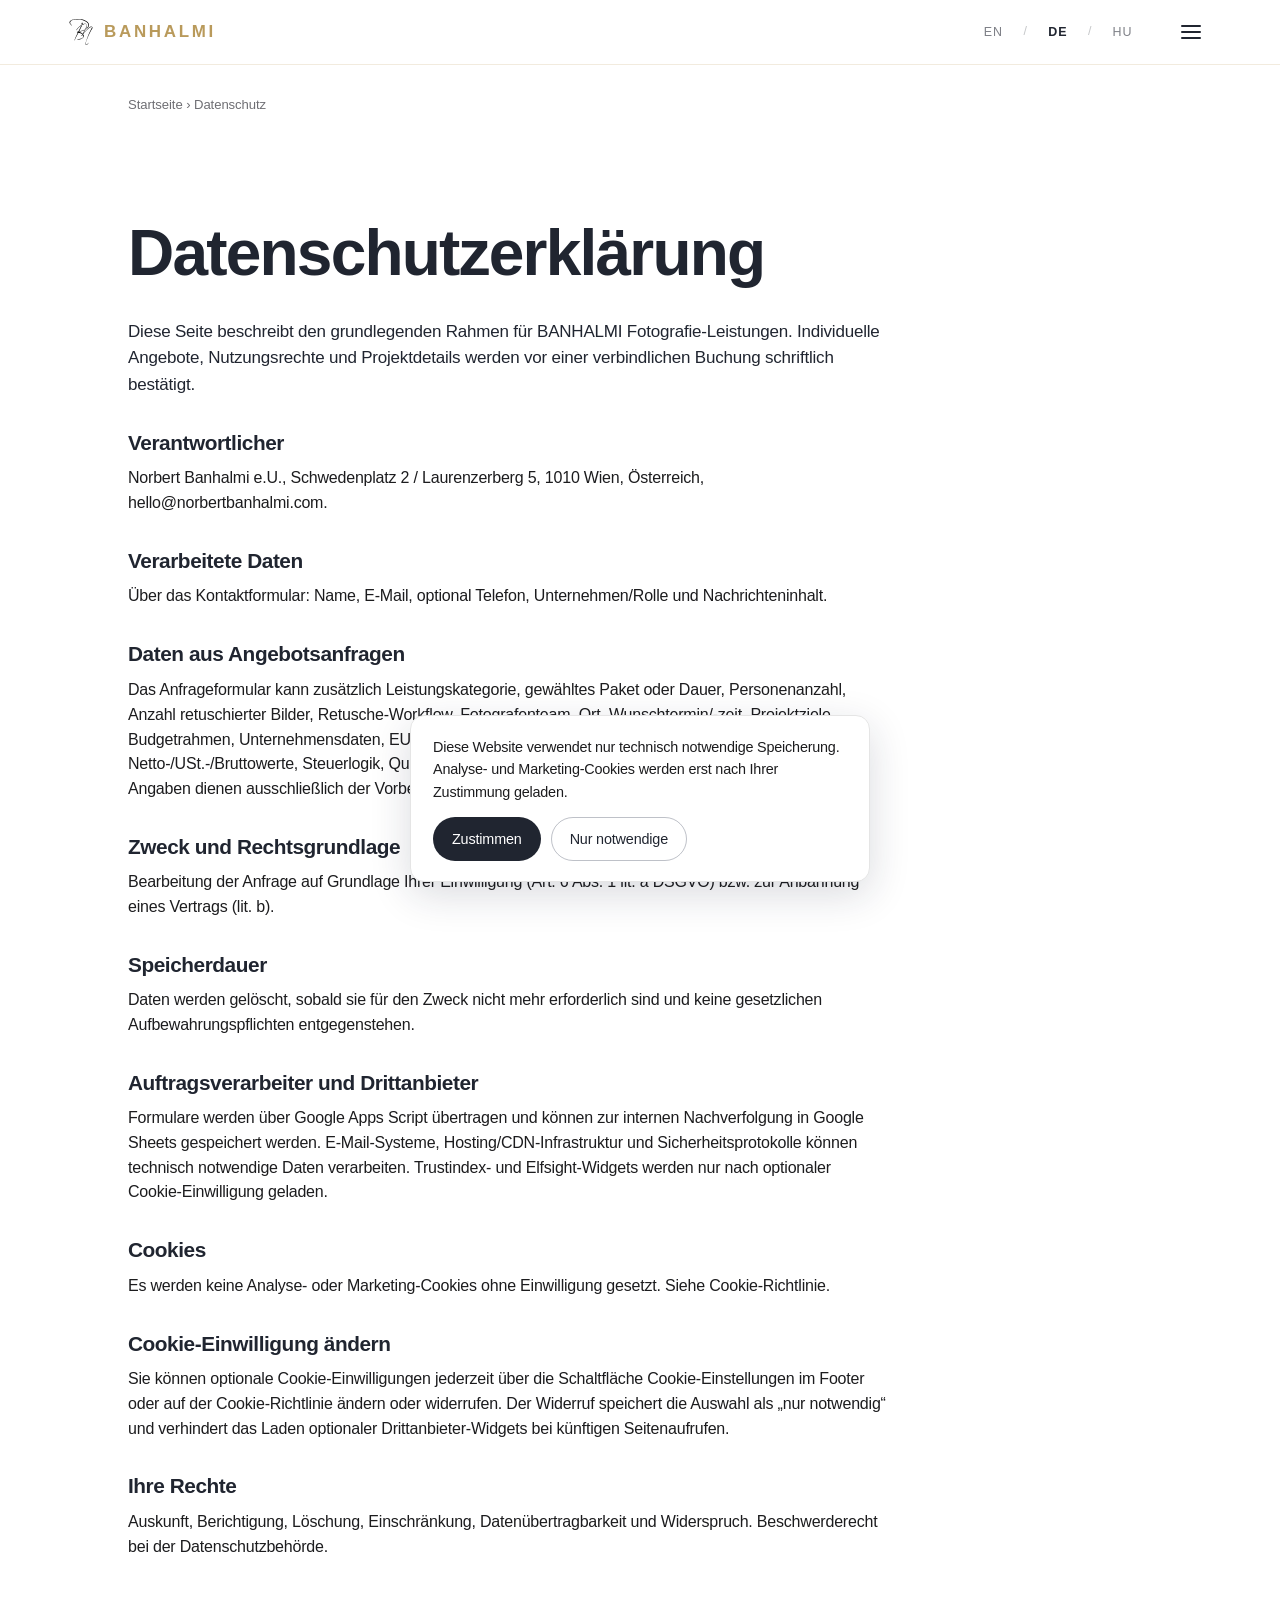
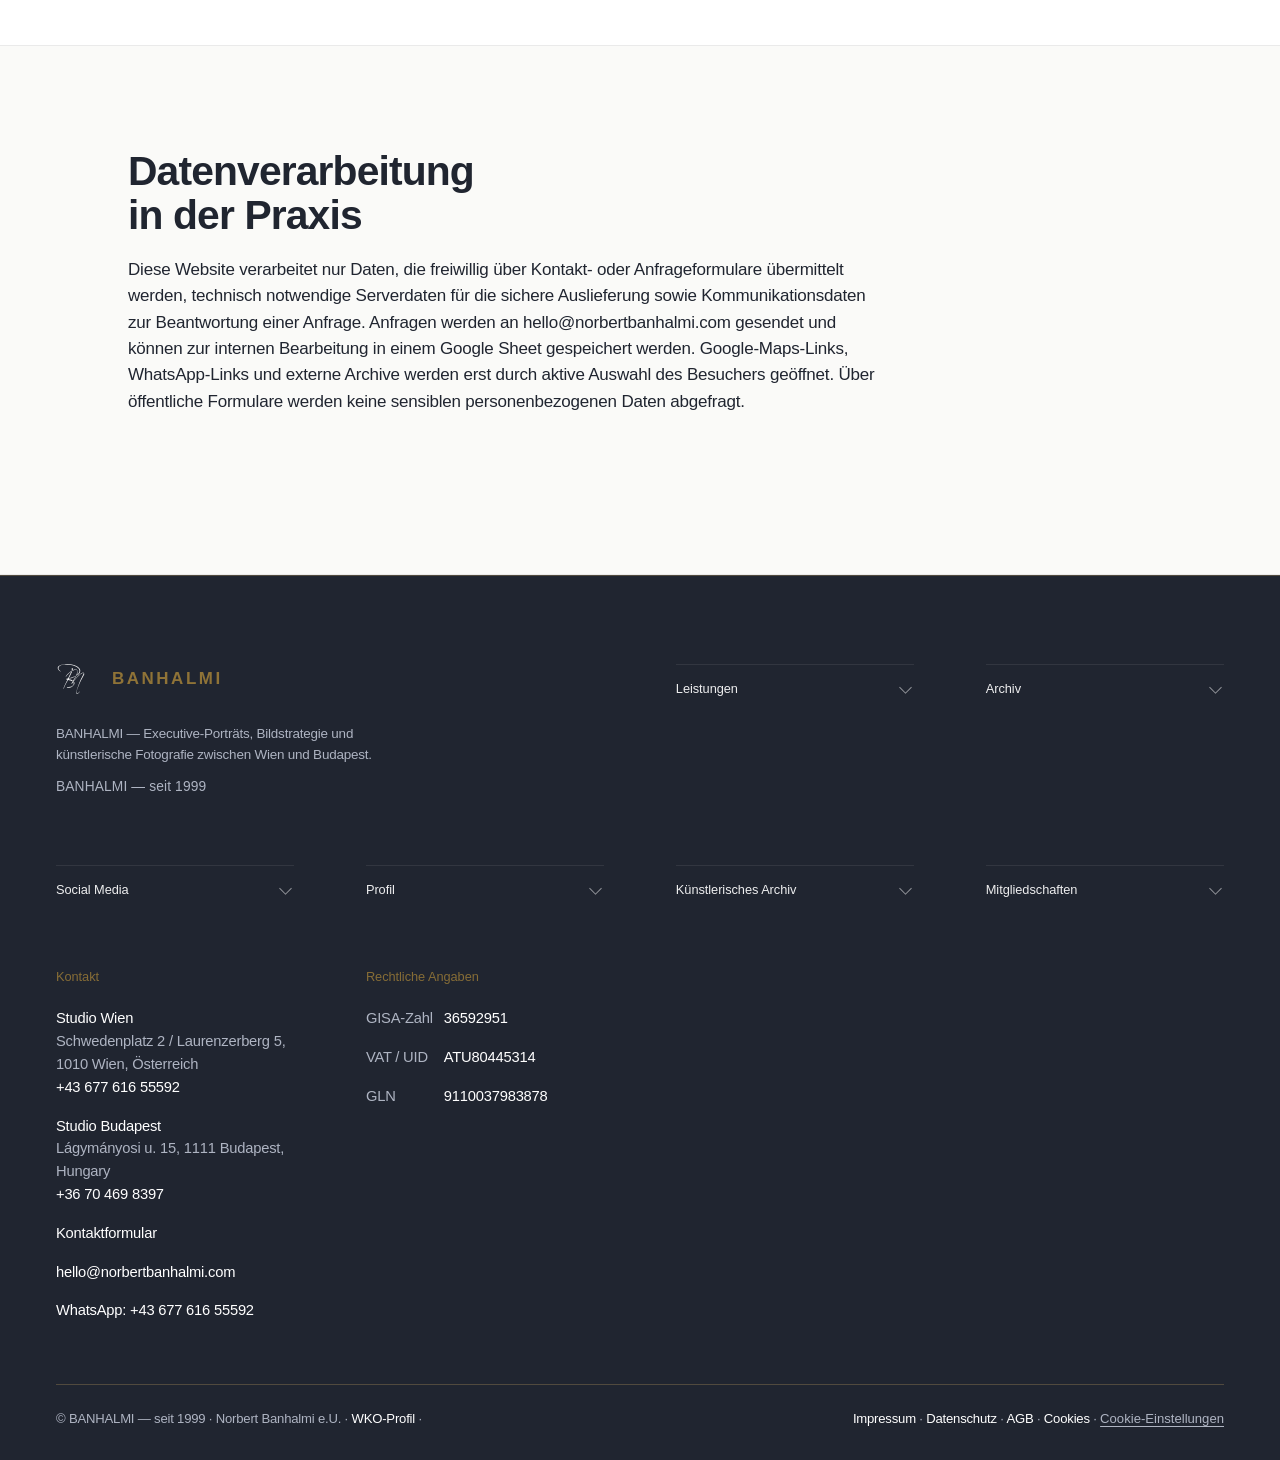
<file: privacy-policy/index.html>
<!DOCTYPE html>

<html lang="de-AT">
<head>
<meta charset="utf-8"/><meta content="strict-origin-when-cross-origin" name="referrer"/>
<meta content="width=device-width, initial-scale=1" name="viewport"/>
<title>Datenschutzerklärung | BANHALMI</title>
<meta content="Datenschutzhinweise für BANHALMI Anfragen, Angebotsformulare, Kontaktformulare, Google Apps Script, E-Mail-Kommunikation und Rechte." name="description"/>
<link href="https://www.banhalmi.at/privacy-policy/" rel="canonical"/>
<meta content="website" property="og:type"/>
<meta content="Datenschutzerklärung | BANHALMI" property="og:title"/>
<meta content="Datenschutzhinweise für BANHALMI Anfragen, Angebotsformulare, Kontaktformulare, Google Apps Script, E-Mail-Kommunikation und Rechte." property="og:description"/>
<meta content="https://www.banhalmi.at/privacy-policy/" property="og:url"/>
<meta content="de_AT" property="og:locale"/>
<meta content="https://www.banhalmi.at/assets/img/og/banhalmi-og.webp" property="og:image"/>
<meta content="1200" property="og:image:width"/>
<meta content="630" property="og:image:height"/>
<meta content="summary_large_image" name="twitter:card"/>
<meta content="https://www.banhalmi.at/assets/img/og/banhalmi-og.webp" name="twitter:image"/>
<link href="https://www.norbertbanhalmi.com" rel="preconnect"/>
<meta content="#ffffff" name="theme-color"/>
<meta content="light" name="color-scheme"/>
<link href="../assets/css/style.css" rel="stylesheet"/>
<script type="application/ld+json">{
  "@context": "https://schema.org",
  "@type": "WebPage",
  "@id": "https://www.banhalmi.at/privacy-policy#webpage",
  "about": {
    "@id": "https://www.banhalmi.art/norbert-banhalmi"
  },
  "isPartOf": {
    "@id": "https://www.banhalmi.at/#website"
  },
  "name": "Datenschutzerklärung | BANHALMI",
  "description": "Datenschutzhinweise für BANHALMI Anfragen, Angebotsformulare, Kontaktformulare, Google Apps Script, E-Mail-Kommunikation und Rechte.",
  "url": "https://www.banhalmi.at/privacy-policy/"
}</script>
<link href="https://www.banhalmi.art/norbert-banhalmi?lang=de" rel="me"/>
<link href="https://www.banhalmi.art/?lang=de" rel="me"/>
<link href="https://www.vipach.at/" rel="me"/>
<script data-schema="banhalmi-ecosystem" type="application/ld+json">{
  "@context": "https://schema.org",
  "@graph": [
    {
      "@type": "WebSite",
      "@id": "https://www.banhalmi.art/?lang=de#artistic-archive",
      "name": "https://www.banhalmi.art/?lang=de",
      "url": "https://www.banhalmi.art/?lang=de",
      "inLanguage": [
        "hu",
        "en",
        "de"
      ],
      "about": {
        "@id": "https://www.banhalmi.art/norbert-banhalmi"
      },
      "description": "Zeitgenössische Fotokunst, Bücher, Ausstellungen und visuelle Forschung."
    },
    {
      "@type": "WebSite",
      "@id": "https://www.vipach.at/#community-platform",
      "name": "VIPACH",
      "url": "https://www.vipach.at/",
      "about": {
        "@id": "https://www.banhalmi.art/norbert-banhalmi"
      },
      "description": "Kreative Community, Bildung und visuelle Kultur in Wien."
    }
  ]
}</script>
<style>
/* Phase 13: clickable studio names in footer */.site-footer.footer-studio-link{color:#fff;text-decoration:none;transition:color.25s ease,opacity.25s ease;}.site-footer.footer-studio-link:hover,.site-footer.footer-studio-link:focus{color:var(--gold);opacity:.95;}
</style><meta content="Datenschutzerklärung | BANHALMI" name="twitter:title"/><meta content="Datenschutzhinweise für BANHALMI Anfragen, Angebotsformulare, Kontaktformulare, Google Apps Script, E-Mail-Kommunikation und Rechte." name="twitter:description"/><link href="https://www.norbertbanhalmi.com/privacy-policy/" hreflang="en" rel="alternate"/><link href="https://www.banhalmi.at/privacy-policy/" hreflang="de-AT" rel="alternate"/><link href="https://www.banhalminorbert.hu/adatvedelem/" hreflang="hu-HU" rel="alternate"/><link href="https://www.norbertbanhalmi.com/privacy-policy/" hreflang="x-default" rel="alternate"/>
<link href="/humans.txt" rel="author"/>
<link href="/llms.txt" rel="alternate" title="BANHALMI LLM summary" type="text/plain"/>
<link href="/llms-full.txt" rel="alternate" title="BANHALMI AI knowledge brief" type="text/plain"/>
<link href="/entity.jsonld" rel="alternate" title="BANHALMI entity graph" type="application/ld+json"/>
<link href="/entity-graph.json" rel="alternate" title="BANHALMI machine-readable entity graph" type="application/json"/>
<link href="/entity-graph.jsonld" rel="alternate" title="BANHALMI JSON-LD entity graph" type="application/ld+json"/>
<meta content="https://www.banhalmi.at/assets/img/og/banhalmi-og.webp" property="og:image:secure_url"/><meta content="image/webp" property="og:image:type"/><meta content="Norbert Banhalmi – Executive-Porträt Artist und Stratege für Bildstrategie" property="og:image:alt"/><meta content="Norbert Banhalmi – Executive-Porträt Artist und Stratege für Bildstrategie" name="twitter:image:alt"/><link href="../assets/img/brand/favicon.svg" rel="icon" type="image/svg+xml"/><link href="../assets/img/brand/favicon.ico" rel="alternate icon" sizes="any"/><link href="../assets/img/brand/favicon-32x32.png" rel="icon" sizes="32x32" type="image/png"/><link href="../assets/img/brand/favicon-16x16.png" rel="icon" sizes="16x16" type="image/png"/><link href="../assets/img/brand/apple-touch-icon.png" rel="apple-touch-icon" sizes="180x180"/><link color="#000000" href="../assets/img/brand/safari-pinned-tab.svg" rel="mask-icon"/><link href="../site.webmanifest" rel="manifest"/> <link href="/pricing.json" rel="alternate" title="BANHALMI pricing logic" type="application/json"/>
<link href="/entity.jsonld" rel="alternate" title="BANHALMI entity graph" type="application/ld+json"/>
<link href="/entity-graph.jsonld" rel="alternate" title="BANHALMI full entity graph" type="application/ld+json"/>
</head>
<body>
<a class="skip-link" href="#main">Zum Inhalt springen</a>
<script type="application/ld+json">{
  "@context": "https://schema.org",
  "@type": "BreadcrumbList",
  "itemListElement": [
    {
      "@type": "ListItem",
      "position": 1,
      "name": "Startseite",
      "item": "https://www.banhalmi.at/"
    },
    {
      "@type": "ListItem",
      "position": 2,
      "name": "Datenschutz",
      "item": "https://www.banhalmi.at/privacy-policy/"
    }
  ],
  "@id": "https://www.banhalmi.at/privacy-policy#breadcrumb"
}</script><header class="site-header">
<div class="wrap">
<nav aria-label="Main" class="nav">
<a class="brand" href="/"><img alt="" aria-hidden="true" class="brand-logo" decoding="async" height="26" loading="lazy" src="../assets/img/brand/banhalmi-logo-black-transparent.svg" width="26"/><span class="brand-word">BANHALMI</span></a>
<ul class="nav-links">
<li><a href="/about/">Über mich</a></li>
<li><a href="https://www.banhalmi.art/?lang=de#gallery" rel="me">Galerie</a></li>
<li><a href="/portrait/">Executive-Porträt</a></li>
<li><a href="/lifestyle/">Brand-Fotografie</a></li>
<li><a href="/event-photography/">C-Level Events</a></li>
<li><a href="/glamour/">Fine Art</a></li>
<li><a href="/faq/">FAQ</a></li>
<li><a href="/kontakt/">Kontakt</a></li>
<li><a class="nav-cta" href="/requestaquote/">Anfrage</a></li>
</ul>
<div aria-label="Language" class="lang-switch"><a class="" href="https://www.norbertbanhalmi.com/privacy-policy/" hreflang="en">EN</a><span class="sep">/</span><a class="active" href="https://www.banhalmi.at/privacy-policy/" hreflang="de-AT">DE</a><span class="sep">/</span><a class="" href="https://www.banhalminorbert.hu/adatvedelem/" hreflang="hu-HU">HU</a></div>
<button aria-expanded="false" aria-label="Menü" class="menu-btn">
<span></span><span></span><span></span>
</button>
</nav>
</div>
</header>
<main id="main">
<div class="wrap"><nav aria-label="Breadcrumb" class="crumb"><a href="/">Startseite</a> › Datenschutz</nav></div><section class="hero"><div class="wrap"><h1>Datenschutzerklärung</h1>
<div class="legal" style="margin-top:28px">
<div class="-note">Diese Seite beschreibt den grundlegenden Rahmen für BANHALMI Fotografie-Leistungen. Individuelle Angebote, Nutzungsrechte und Projektdetails werden vor einer verbindlichen Buchung schriftlich bestätigt.</div>
<h2>Verantwortlicher</h2><p>Norbert Banhalmi e.U., Schwedenplatz 2 / Laurenzerberg 5, 1010 Wien, Österreich, hello@norbertbanhalmi.com.</p><h2>Verarbeitete Daten</h2><p>Über das Kontaktformular: Name, E-Mail, optional Telefon, Unternehmen/Rolle und Nachrichteninhalt.</p><h2>Daten aus Angebotsanfragen</h2><p>Das Anfrageformular kann zusätzlich Leistungskategorie, gewähltes Paket oder Dauer, Personenanzahl, Anzahl retuschierter Bilder, Retusche-Workflow, Fotografenteam, Ort, Wunschtermin/-zeit, Projektziele, Budgetrahmen, Unternehmensdaten, EU-USt.-ID, AmCham-Mitgliedschaft, geschätzte Netto-/USt.-/Bruttowerte, Steuerlogik, Quell-URL, Zeitstempel und Browser-User-Agent verarbeiten. Diese Angaben dienen ausschließlich der Vorbereitung, Klärung und Dokumentation des angefragten Angebots.</p><h2>Zweck und Rechtsgrundlage</h2><p>Bearbeitung der Anfrage auf Grundlage Ihrer Einwilligung (Art. 6 Abs. 1 lit. a DSGVO) bzw. zur Anbahnung eines Vertrags (lit. b).</p><h2>Speicherdauer</h2><p>Daten werden gelöscht, sobald sie für den Zweck nicht mehr erforderlich sind und keine gesetzlichen Aufbewahrungspflichten entgegenstehen.</p><h2>Auftragsverarbeiter und Drittanbieter</h2><p>Formulare werden über Google Apps Script übertragen und können zur internen Nachverfolgung in Google Sheets gespeichert werden. E-Mail-Systeme, Hosting/CDN-Infrastruktur und Sicherheitsprotokolle können technisch notwendige Daten verarbeiten. Trustindex- und Elfsight-Widgets werden nur nach optionaler Cookie-Einwilligung geladen.</p><h2>Cookies</h2><p>Es werden keine Analyse- oder Marketing-Cookies ohne Einwilligung gesetzt. Siehe Cookie-Richtlinie.</p><h2>Cookie-Einwilligung ändern</h2><p>Sie können optionale Cookie-Einwilligungen jederzeit über die Schaltfläche Cookie-Einstellungen im Footer oder auf der Cookie-Richtlinie ändern oder widerrufen. Der Widerruf speichert die Auswahl als „nur notwendig“ und verhindert das Laden optionaler Drittanbieter-Widgets bei künftigen Seitenaufrufen.</p><h2>Ihre Rechte</h2><p>Auskunft, Berichtigung, Löschung, Einschränkung, Datenübertragbarkeit und Widerspruch. Beschwerderecht bei der Datenschutzbehörde.</p></div></div></section>
<section class="section-band gdpr-expanded"><div class="wrap"><div class="section-head reveal"><h2>Datenverarbeitung in der Praxis</h2><p>Diese Website verarbeitet nur Daten, die freiwillig über Kontakt- oder Anfrageformulare übermittelt werden, technisch notwendige Serverdaten für die sichere Auslieferung sowie Kommunikationsdaten zur Beantwortung einer Anfrage. Anfragen werden an hello@norbertbanhalmi.com gesendet und können zur internen Bearbeitung in einem Google Sheet gespeichert werden. Google-Maps-Links, WhatsApp-Links und externe Archive werden erst durch aktive Auswahl des Besuchers geöffnet. Über öffentliche Formulare werden keine sensiblen personenbezogenen Daten abgefragt.</p></div></div></section></main>
<footer class="site-footer">
<div class="wrap">
<div class="footer-grid">
<div class="footer-brand-col">
<a class="brand" href="/"><img alt="" aria-hidden="true" class="brand-logo" decoding="async" height="26" loading="lazy" src="../assets/img/brand/banhalmi-logo-black-transparent.svg" width="26"/><span class="brand-word">BANHALMI</span></a>
<p class="footer-entity">BANHALMI — Executive-Porträts, Bildstrategie und künstlerische Fotografie zwischen Wien und Budapest. <span class="footer-since">BANHALMI — seit 1999</span></p>
</div><details class="footer-accordion"><summary>Leistungen</summary><ul><li><a href="/portrait/">Executive-Porträts</a></li><li><a href="/lifestyle/">Brand-Fotografie</a></li><li><a href="/event-photography/">C-Level-Eventfotografie</a></li><li><a href="/glamour/">Fine-Art-Fotografie</a></li><li><a href="/requestaquote/">Anfrage</a></li></ul></details><details class="footer-accordion"><summary>Archiv</summary><ul><li><a href="https://www.banhalmi.art/?lang=de#gallery" rel="me">Galerie</a></li><li><a href="https://www.banhalmi.art/?lang=de">banhalmi.art</a></li><li><a href="https://www.banhalmi.art/konyveim?lang=de">Books</a></li><li><a href="https://www.banhalmi.art/fotokiallitasok?lang=de">Exhibitions</a></li><li><a href="https://www.banhalmi.art/mediamegjelenesek?lang=de">Media</a></li><li><a href="https://www.banhalmi.art/curators?lang=de">Curators</a></li><li><a href="https://www.vipach.at/">VIPACH</a></li></ul></details><details class="footer-accordion"><summary>Social Media</summary><ul><li><a href="https://www.linkedin.com/in/norbertbanhalmi/">LinkedIn</a></li><li><a href="https://www.facebook.com/banhalmi.norbert">Facebook</a></li><li><a href="https://www.instagram.com/norbert.banhalmi/">Instagram</a></li><li><a href="https://hu.pinterest.com/norbertbanhalmi/">Pinterest</a></li><li><a href="https://www.youtube.com/playlist?list=PLwsdxt-KFeDgsRO_a_fSUTJ3RZvivWRgr">YouTube</a></li><li><a href="https://www.flickr.com/photos/vipach/albums">Flickr / VIPACH</a></li><li><a href="https://hu.wikipedia.org/wiki/B%C3%A1nhalmi_Norbert">Wikipedia</a></li><li><a href="https://www.wikidata.org/wiki/Q56391118">Wikidata</a></li><li><a href="https://commons.wikimedia.org/wiki/File:Norbert-Banhalmi-self-portrait.jpg">Wikimedia Commons</a></li></ul></details>
<details class="footer-accordion"><summary>Profil</summary><ul><li><a href="/about/">Über Norbert Banhalmi</a></li><li><a href="https://www.banhalmi.art/mediamegjelenesek?lang=de">Medien &amp; Publikationen</a></li><li><a href="https://www.banhalmi.art/fotokiallitasok?lang=de">Bücher &amp; Ausstellungen</a></li></ul></details>
<details class="footer-accordion" data-ecosystem-footer="banhalmi-art"><summary>Künstlerisches Archiv</summary><ul><li><a href="https://www.banhalmi.art/?lang=de" rel="me">banhalmi.art</a><br/><span>Zeitgenössische Fotokunst, Bücher, Ausstellungen und visuelle Forschung.</span></li><li><a href="https://www.vipach.at/" rel="me">VIPACH</a><br/><span>Kreative Community, Bildung und visuelle Kultur in Wien.</span></li></ul></details>
<details class="footer-accordion"><summary>Mitgliedschaften</summary><ul><li><a href="https://firmen.wko.at/norbert-banhalmi-executive-portr%C3%A4t-und-visuelle-positionieru/wien/?firmaid=12bd142c-5fcf-4457-9a90-47fbff162b40&amp;standortid=1&amp;standortname=wien%20%28bundesland%29&amp;suchbegriff=norbert%20banhalmi%20executive%20portr%C3%A4t%20und%20visuelle%20positionieru" rel="me">WKO</a></li><li><a href="https://amcham.at/yearbook-2026/#members" rel="me">AmCham Austria</a></li><li><a href="https://www.milcclub.com/ambassadors" rel="me">OM SYSTEM Ambassador</a></li><li><a href="https://www.mfvsz.com/" rel="me">Weltverband Ungarischer Fotokünstler</a></li><li><a href="https://www.wko.at/oe/gewerbe-handwerk/berufsfotografie/start" rel="me">Berufsfotografie Österreich / WKO</a></li></ul></details>
<div><h4>Kontakt</h4><ul class="footer-contact-list">
<li><strong><a class="footer-studio-link" href="https://maps.app.goo.gl/QsMeDA8Bgq5yKxAo8">Studio Wien</a></strong><br/>Schwedenplatz 2 / Laurenzerberg 5, 1010 Wien, Österreich<br/><a href="tel:+4367761655592">+43 677 616 55592</a></li>
<li><strong><a class="footer-studio-link" href="https://maps.app.goo.gl/nEvcjbCA1wmgQtXJA">Studio Budapest</a></strong><br/>Lágymányosi u. 15, 1111 Budapest, Hungary<br/><a href="tel:+36704698397">+36 70 469 8397</a></li>
<li><a href="/kontakt/">Kontaktformular</a></li>
<li><a href="mailto:hello@norbertbanhalmi.com">hello@norbertbanhalmi.com</a></li>
<li><a href="https://wa.me/4367761655592">WhatsApp: +43 677 616 55592</a></li>
</ul></div><div><h4>Rechtliche Angaben</h4><ul class="footer-legal-list"><li><span>GISA-Zahl</span> <strong>36592951</strong></li><li><span>VAT / UID</span> <strong>ATU80445314</strong></li><li><span>GLN</span> <strong>9110037983878</strong></li></ul></div></div>
<div class="footer-bottom">
<span>© BANHALMI — seit 1999 · Norbert Banhalmi e.U. · <a href="https://firmen.wko.at/norbert-banhalmi-executive-portr%C3%A4t-und-visuelle-positionieru/wien/?firmaid=12bd142c-5fcf-4457-9a90-47fbff162b40&amp;standortid=1&amp;standortname=wien%20%28bundesland%29&amp;suchbegriff=norbert%20banhalmi%20executive%20portr%C3%A4t%20und%20visuelle%20positionieru" rel="me">WKO-Profil</a> · </span>
<span><a href="/impressum/">Impressum</a> · <a href="/privacy-policy/">Datenschutz</a> · <a href="/terms-conditions/">AGB</a> · <a href="/cookie-policy/">Cookies</a> · <button class="footer-cookie-settings" data-cookie-settings="" type="button">Cookie-Einstellungen</button></span>
</div></div>
</footer>
<div aria-label="Cookies" aria-live="polite" class="cookie" role="dialog">
<p>Diese Website verwendet nur technisch notwendige Speicherung. Analyse- und Marketing-Cookies werden erst nach Ihrer Zustimmung geladen.</p>
<div class="cookie-actions">
<button class="btn btn-primary" data-accept="">Zustimmen</button>
<button class="btn btn-ghost" data-decline="">Nur notwendige</button>
</div>
</div>
<script defer="" src="../assets/js/site-config.js"></script><script defer="" src="../assets/js/main.js"></script>
</body>
</html>
</file>
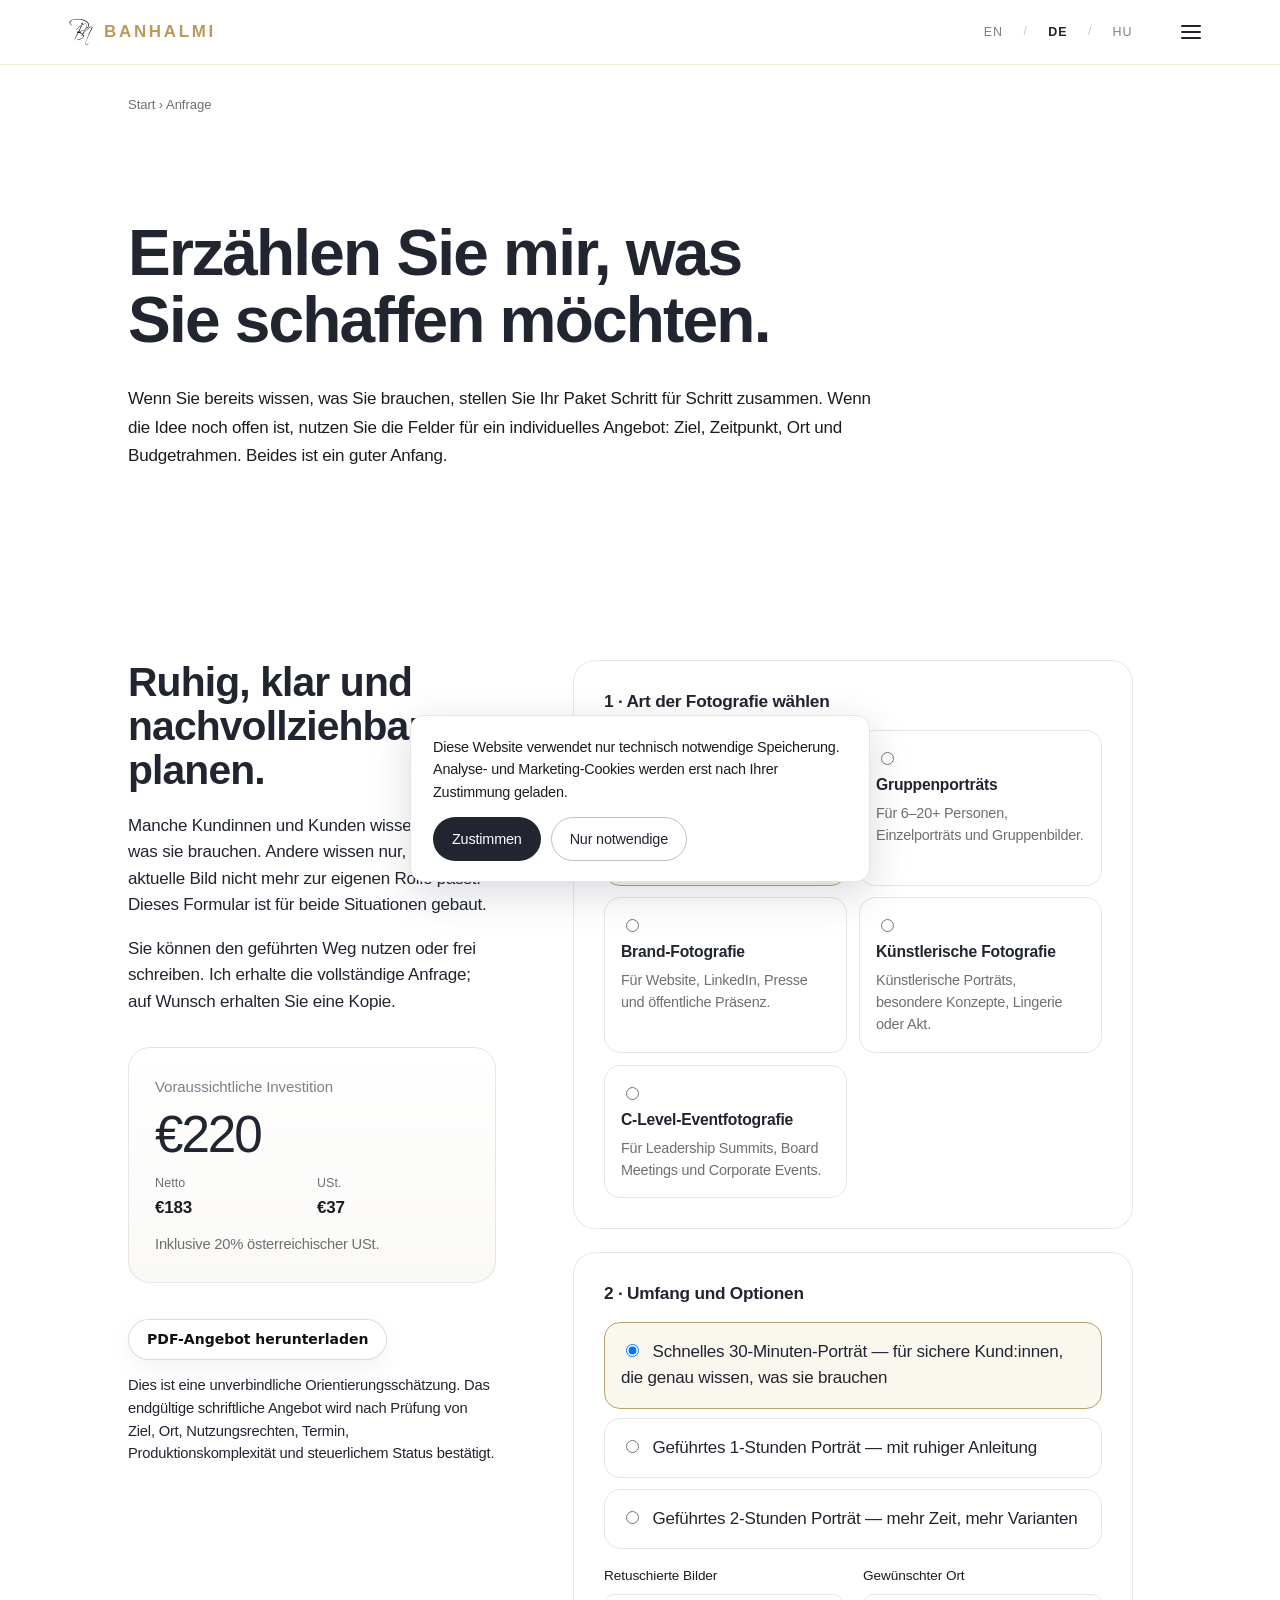
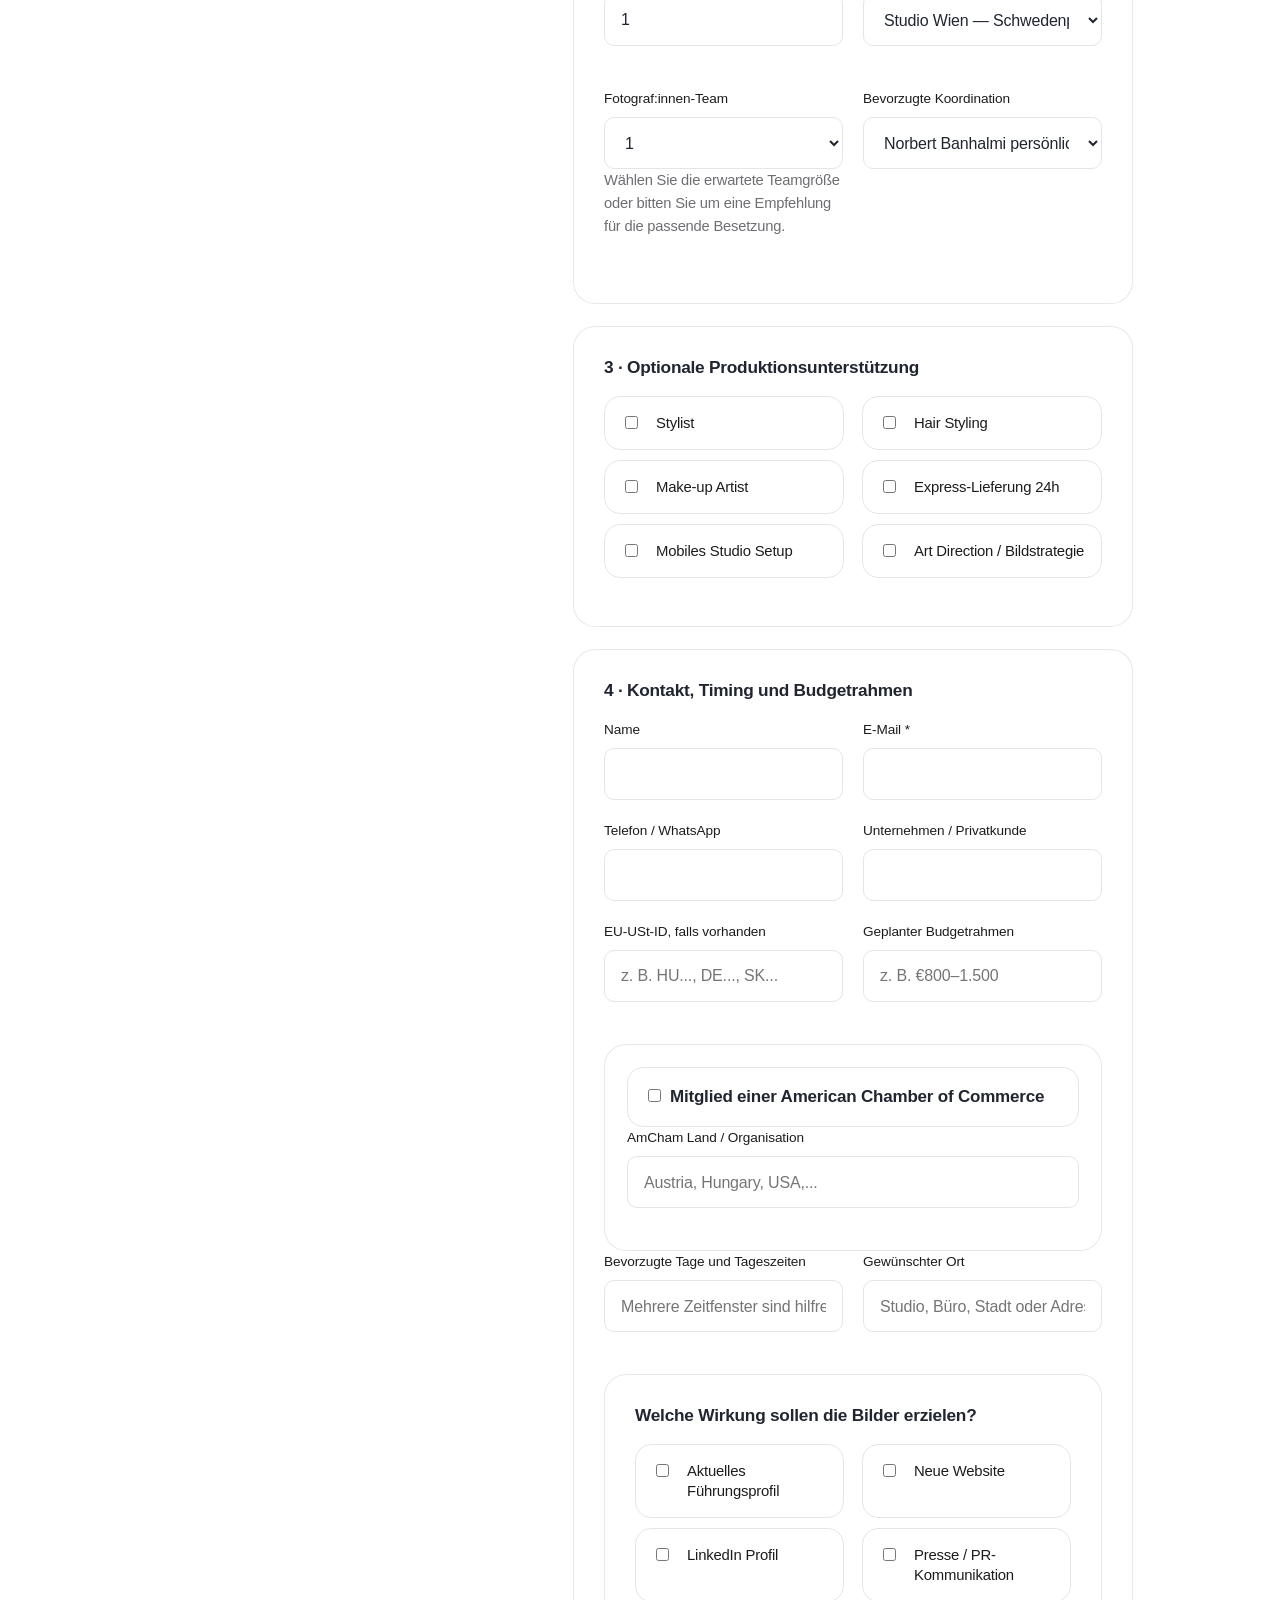
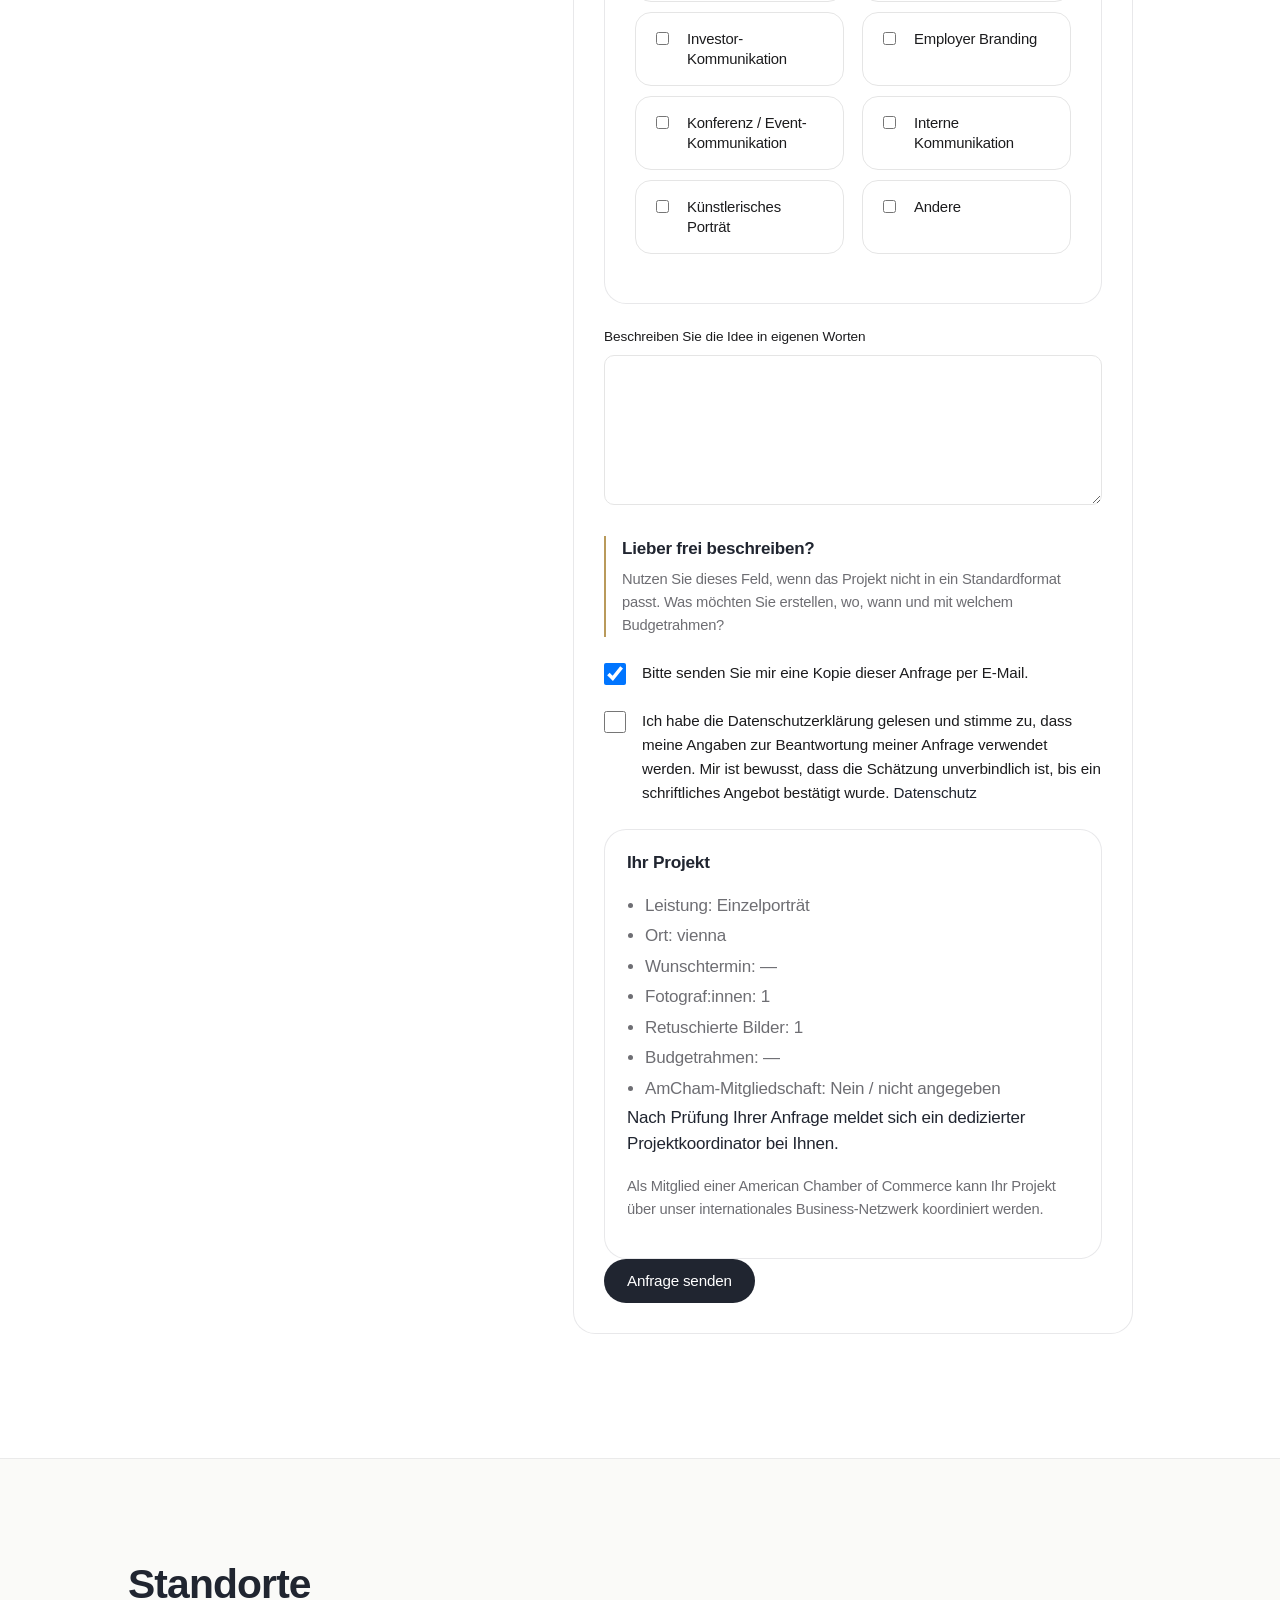
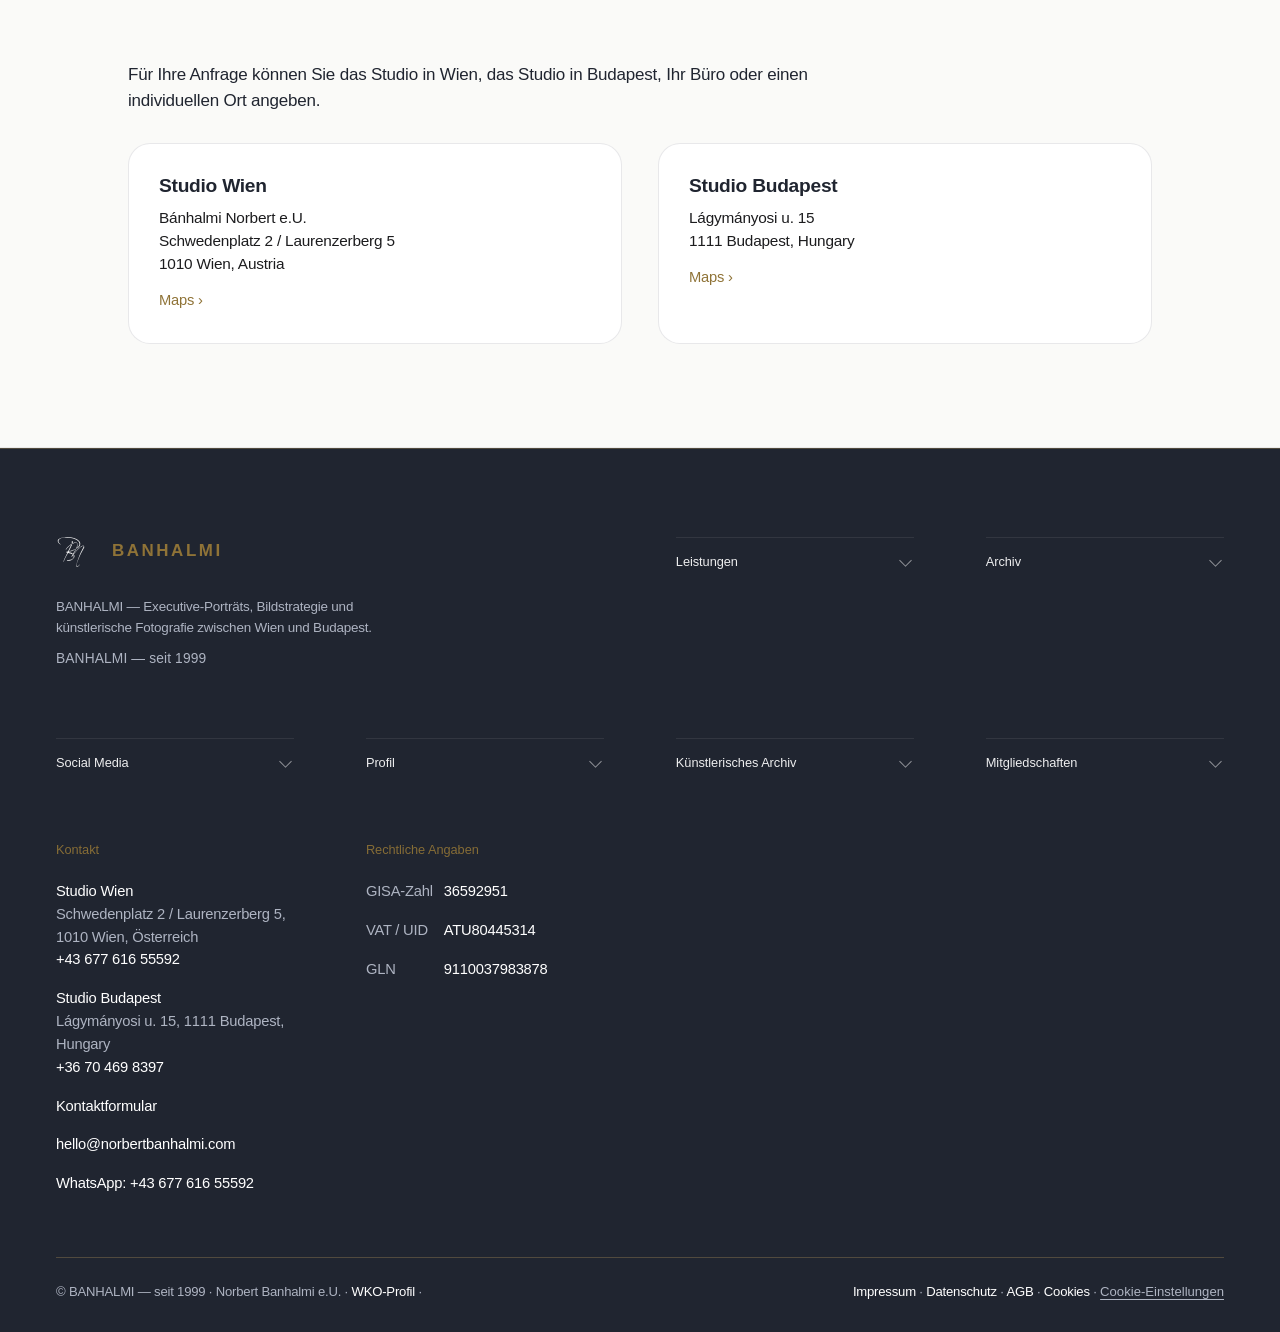
<file: requestaquote/index.html>
<!DOCTYPE html>

<html lang="de-AT">
<head>
<meta charset="utf-8"/><meta content="strict-origin-when-cross-origin" name="referrer"/>
<meta content="width=device-width, initial-scale=1" name="viewport"/>
<title>Fotografie-Angebot anfragen | BANHALMI</title>
<meta content="Erstellen Sie eine individuelle BANHALMI Fotografie-Anfrage mit Leistung, Ort, Zeitplan, Teammodell und Projektzielen." name="description"/>
<link href="https://www.banhalmi.at/requestaquote/" rel="canonical"/>
<meta content="website" property="og:type"/>
<meta content="Fotografie-Angebot anfragen | BANHALMI" property="og:title"/>
<meta content="Erstellen Sie eine individuelle BANHALMI Fotografie-Anfrage mit Leistung, Ort, Zeitplan, Teammodell und Projektzielen." property="og:description"/>
<meta content="https://www.banhalmi.at/requestaquote/" property="og:url"/>
<meta content="de_AT" property="og:locale"/>
<meta content="https://www.banhalmi.at/assets/img/og/banhalmi-og.webp" property="og:image"/>
<meta content="1200" property="og:image:width"/>
<meta content="630" property="og:image:height"/>
<meta content="summary_large_image" name="twitter:card"/>
<meta content="https://www.banhalmi.at/assets/img/og/banhalmi-og.webp" name="twitter:image"/>
<link href="https://www.norbertbanhalmi.com" rel="preconnect"/>
<meta content="#ffffff" name="theme-color"/>
<meta content="light" name="color-scheme"/>
<link href="../assets/css/style.css" rel="stylesheet"/>
<script type="application/ld+json">{
  "@context": "https://schema.org",
  "@type": "WebPage",
  "@id": "https://www.banhalmi.at/requestaquote#webpage",
  "about": {
    "@id": "https://www.banhalmi.art/norbert-banhalmi"
  },
  "isPartOf": {
    "@id": "https://www.banhalmi.at/#website"
  },
  "name": "Fotografie-Angebot anfragen | BANHALMI",
  "description": "Erstellen Sie eine individuelle BANHALMI Fotografie-Anfrage mit Leistung, Ort, Zeitplan, Teammodell und Projektzielen.",
  "url": "https://www.banhalmi.at/requestaquote/"
}</script>
<script type="application/ld+json">{
  "@context": "https://schema.org",
  "@type": "OfferCatalog",
  "@id": "https://www.banhalmi.at/requestaquote/#quote-offer-catalog",
  "name": "Geführte Anfrage und Preislogik",
  "description": "Erstellen Sie eine individuelle BANHALMI Fotografie-Anfrage mit Leistung, Ort, Zeitplan, Teammodell und Projektzielen.",
  "url": "https://www.banhalmi.at/requestaquote/",
  "provider": {
    "@id": "https://www.banhalmi.at/#professionalservice"
  },
  "itemListElement": [
    {
      "@type": "Offer",
      "position": 1,
      "name": "Schnelles Führungskräfteporträt",
      "priceCurrency": "EUR",
      "price": 220,
      "description": "Erstellen Sie eine individuelle BANHALMI Fotografie-Anfrage mit Leistung, Ort, Zeitplan, Teammodell und Projektzielen.",
      "availability": "https://schema.org/InStock",
      "eligibleRegion": [
        {
          "@type": "Country",
          "name": "Austria"
        },
        {
          "@type": "Country",
          "name": "Hungary"
        },
        {
          "@type": "AdministrativeArea",
          "name": "European Union"
        }
      ]
    },
    {
      "@type": "Offer",
      "position": 2,
      "name": "Geführtes Einzelporträt",
      "priceCurrency": "EUR",
      "price": 420,
      "description": "Erstellen Sie eine individuelle BANHALMI Fotografie-Anfrage mit Leistung, Ort, Zeitplan, Teammodell und Projektzielen.",
      "availability": "https://schema.org/InStock",
      "eligibleRegion": [
        {
          "@type": "Country",
          "name": "Austria"
        },
        {
          "@type": "Country",
          "name": "Hungary"
        },
        {
          "@type": "AdministrativeArea",
          "name": "European Union"
        }
      ]
    },
    {
      "@type": "Offer",
      "position": 3,
      "name": "Gruppenportrait-Session",
      "priceCurrency": "EUR",
      "description": "Erstellen Sie eine individuelle BANHALMI Fotografie-Anfrage mit Leistung, Ort, Zeitplan, Teammodell und Projektzielen. Group portraits are calculated from a base fee plus per-person and retouching components.",
      "availability": "https://schema.org/InStock",
      "eligibleRegion": [
        {
          "@type": "Country",
          "name": "Austria"
        },
        {
          "@type": "Country",
          "name": "Hungary"
        },
        {
          "@type": "AdministrativeArea",
          "name": "European Union"
        }
      ],
      "priceSpecification": {
        "@type": "PriceSpecification",
        "priceCurrency": "EUR",
        "minPrice": 689,
        "maxPrice": 1290,
        "description": "Base setup fee plus per-person, retouching, team-size and location components. The final written quote is confirmed after scope review."
      }
    },
    {
      "@type": "Offer",
      "position": 4,
      "name": "Marke & Bildstrategie",
      "priceCurrency": "EUR",
      "price": 499,
      "description": "Erstellen Sie eine individuelle BANHALMI Fotografie-Anfrage mit Leistung, Ort, Zeitplan, Teammodell und Projektzielen.",
      "availability": "https://schema.org/InStock",
      "eligibleRegion": [
        {
          "@type": "Country",
          "name": "Austria"
        },
        {
          "@type": "Country",
          "name": "Hungary"
        },
        {
          "@type": "AdministrativeArea",
          "name": "European Union"
        }
      ]
    },
    {
      "@type": "Offer",
      "position": 5,
      "name": "Künstlerische Fotografie",
      "priceCurrency": "EUR",
      "price": 690,
      "description": "Erstellen Sie eine individuelle BANHALMI Fotografie-Anfrage mit Leistung, Ort, Zeitplan, Teammodell und Projektzielen.",
      "availability": "https://schema.org/InStock",
      "eligibleRegion": [
        {
          "@type": "Country",
          "name": "Austria"
        },
        {
          "@type": "Country",
          "name": "Hungary"
        },
        {
          "@type": "AdministrativeArea",
          "name": "European Union"
        }
      ]
    },
    {
      "@type": "Offer",
      "position": 6,
      "name": "C-Level-Eventfotografie",
      "priceCurrency": "EUR",
      "price": 590,
      "description": "Erstellen Sie eine individuelle BANHALMI Fotografie-Anfrage mit Leistung, Ort, Zeitplan, Teammodell und Projektzielen.",
      "availability": "https://schema.org/InStock",
      "eligibleRegion": [
        {
          "@type": "Country",
          "name": "Austria"
        },
        {
          "@type": "Country",
          "name": "Hungary"
        },
        {
          "@type": "AdministrativeArea",
          "name": "European Union"
        }
      ]
    }
  ]
}</script>
<link href="https://www.banhalmi.art/norbert-banhalmi?lang=de" rel="me"/>
<link href="https://www.banhalmi.art/?lang=de" rel="me"/>
<link href="https://www.vipach.at/" rel="me"/>
<script data-schema="banhalmi-ecosystem" type="application/ld+json">{
  "@context": "https://schema.org",
  "@graph": [
    {
      "@type": "WebSite",
      "@id": "https://www.banhalmi.art/?lang=de#artistic-archive",
      "name": "https://www.banhalmi.art/?lang=de",
      "url": "https://www.banhalmi.art/?lang=de",
      "inLanguage": [
        "hu",
        "en",
        "de"
      ],
      "about": {
        "@id": "https://www.banhalmi.art/norbert-banhalmi"
      },
      "description": "Erstellen Sie eine individuelle BANHALMI Fotografie-Anfrage mit Leistung, Ort, Zeitplan, Teammodell und Projektzielen."
    },
    {
      "@type": "WebSite",
      "@id": "https://www.vipach.at/#community-platform",
      "name": "VIPACH",
      "url": "https://www.vipach.at/",
      "about": {
        "@id": "https://www.banhalmi.art/norbert-banhalmi"
      },
      "description": "Erstellen Sie eine individuelle BANHALMI Fotografie-Anfrage mit Leistung, Ort, Zeitplan, Teammodell und Projektzielen."
    }
  ]
}</script>
<style>
/* Phase 13: clickable studio names in footer */.site-footer.footer-studio-link{color:#fff;text-decoration:none;transition:color.25s ease,opacity.25s ease;}.site-footer.footer-studio-link:hover,.site-footer.footer-studio-link:focus{color:var(--gold);opacity:.95;}
</style><meta content="Fotografie-Angebot anfragen | BANHALMI" name="twitter:title"/><meta content="Erstellen Sie eine individuelle BANHALMI Fotografie-Anfrage mit Leistung, Ort, Zeitplan, Teammodell und Projektzielen." name="twitter:description"/><link href="https://www.norbertbanhalmi.com/requestaquote/" hreflang="en" rel="alternate"/><link href="https://www.banhalmi.at/requestaquote/" hreflang="de-AT" rel="alternate"/><link href="https://www.banhalminorbert.hu/ajanlatkeres/" hreflang="hu-HU" rel="alternate"/><link href="https://www.norbertbanhalmi.com/requestaquote/" hreflang="x-default" rel="alternate"/>
<link href="/humans.txt" rel="author"/>
<link href="/llms.txt" rel="alternate" title="BANHALMI LLM summary" type="text/plain"/>
<link href="/llms-full.txt" rel="alternate" title="BANHALMI AI knowledge brief" type="text/plain"/>
<link href="/entity.jsonld" rel="alternate" title="BANHALMI entity graph" type="application/ld+json"/>
<link href="/entity-graph.json" rel="alternate" title="BANHALMI machine-readable entity graph" type="application/json"/>
<link href="/entity-graph.jsonld" rel="alternate" title="BANHALMI JSON-LD entity graph" type="application/ld+json"/>
<meta content="https://www.banhalmi.at/assets/img/og/banhalmi-og.webp" property="og:image:secure_url"/><meta content="image/webp" property="og:image:type"/><meta content="Norbert Banhalmi – Executive-Porträt Artist und Stratege für Bildstrategie" property="og:image:alt"/><meta content="Norbert Banhalmi – Executive-Porträt Artist und Stratege für Bildstrategie" name="twitter:image:alt"/><link href="../assets/img/brand/favicon.svg" rel="icon" type="image/svg+xml"/><link href="../assets/img/brand/favicon.ico" rel="alternate icon" sizes="any"/><link href="../assets/img/brand/favicon-32x32.png" rel="icon" sizes="32x32" type="image/png"/><link href="../assets/img/brand/favicon-16x16.png" rel="icon" sizes="16x16" type="image/png"/><link href="../assets/img/brand/apple-touch-icon.png" rel="apple-touch-icon" sizes="180x180"/><link color="#000000" href="../assets/img/brand/safari-pinned-tab.svg" rel="mask-icon"/><link href="../site.webmanifest" rel="manifest"/> <link href="/pricing.json" rel="alternate" title="BANHALMI pricing logic" type="application/json"/>
<link href="/entity.jsonld" rel="alternate" title="BANHALMI entity graph" type="application/ld+json"/>
<link href="/entity-graph.jsonld" rel="alternate" title="BANHALMI full entity graph" type="application/ld+json"/>
</head>
<body>
<a class="skip-link" href="#main">Zum Inhalt springen</a>
<script type="application/ld+json">{
  "@context": "https://schema.org",
  "@type": "BreadcrumbList",
  "itemListElement": [
    {
      "@type": "ListItem",
      "position": 1,
      "name": "Startseite",
      "item": "https://www.banhalmi.at/"
    },
    {
      "@type": "ListItem",
      "position": 2,
      "name": "Kontakt",
      "item": "https://www.banhalmi.at/requestaquote/"
    }
  ],
  "@id": "https://www.banhalmi.at/requestaquote#breadcrumb"
}</script><script type="application/ld+json">{
  "@context": "https://schema.org",
  "@type": "Service",
  "@id": "https://www.banhalmi.at/requestaquote/#service",
  "name": "Kontakt",
  "description": "Erstellen Sie eine individuelle BANHALMI Fotografie-Anfrage mit Leistung, Ort, Zeitplan, Teammodell und Projektzielen.",
  "serviceType": "Kontakt",
  "provider": {
    "@id": "https://www.norbertbanhalmi.com/#professionalservice"
  },
  "areaServed": [
    {
      "@type": "City",
      "name": "Vienna",
      "sameAs": "https://www.wikidata.org/wiki/Q1741"
    },
    {
      "@type": "City",
      "name": "Budapest",
      "sameAs": "https://www.wikidata.org/wiki/Q1781"
    }
  ],
  "availableChannel": {
    "@type": "ServiceChannel",
    "serviceLocation": [
      {
        "@id": "https://www.norbertbanhalmi.com/#vienna-location"
      },
      {
        "@id": "https://www.norbertbanhalmi.com/#budapest-location"
      }
    ]
  },
  "url": "https://www.banhalmi.at/requestaquote/"
}</script><header class="site-header">
<div class="wrap">
<nav aria-label="Main" class="nav">
<a class="brand" href="/"><img alt="" aria-hidden="true" class="brand-logo" decoding="async" height="26" loading="lazy" src="../assets/img/brand/banhalmi-logo-black-transparent.svg" width="26"/><span class="brand-word">BANHALMI</span></a>
<ul class="nav-links">
<li><a href="/about/">Über mich</a></li>
<li><a href="https://www.banhalmi.art/?lang=de#gallery" rel="me">Galerie</a></li>
<li><a href="/portrait/">Executive-Porträt</a></li>
<li><a href="/lifestyle/">Brand-Fotografie</a></li>
<li><a href="/event-photography/">C-Level Events</a></li>
<li><a href="/glamour/">Fine Art</a></li>
<li><a href="/faq/">FAQ</a></li>
<li><a href="/kontakt/">Kontakt</a></li>
<li><a class="nav-cta" href="/requestaquote/">Anfrage</a></li>
</ul>
<div aria-label="Language" class="lang-switch"><a class="" href="https://www.norbertbanhalmi.com/requestaquote/" hreflang="en">EN</a><span class="sep">/</span><a class="active" href="https://www.banhalmi.at/requestaquote/" hreflang="de-AT">DE</a><span class="sep">/</span><a class="" href="https://www.banhalminorbert.hu/ajanlatkeres/" hreflang="hu-HU">HU</a></div>
<button aria-expanded="false" aria-label="Menü" class="menu-btn">
<span></span><span></span><span></span>
</button>
</nav>
</div>
</header>
<main id="main">
<div class="wrap"><nav aria-label="Breadcrumb" class="crumb"><a href="../">Start</a> › Anfrage</nav></div>
<section class="hero"><div class="wrap">
<h1>Erzählen Sie mir, was Sie schaffen möchten.</h1>
<div class="prose reveal structural-prose"><p>Wenn Sie bereits wissen, was Sie brauchen, stellen Sie Ihr Paket Schritt für Schritt zusammen. Wenn die Idee noch offen ist, nutzen Sie die Felder für ein individuelles Angebot: Ziel, Zeitpunkt, Ort und Budgetrahmen. Beides ist ein guter Anfang.</p></div></div></section>
<section><div class="wrap"><div class="split smart-quote-layout">
<div class="prose reveal quote-intro"><h2>Ruhig, klar und nachvollziehbar planen.</h2><p>Manche Kundinnen und Kunden wissen genau, was sie brauchen. Andere wissen nur, dass das aktuelle Bild nicht mehr zur eigenen Rolle passt. Dieses Formular ist für beide Situationen gebaut.</p><p>Sie können den geführten Weg nutzen oder frei schreiben. Ich erhalte die vollständige Anfrage; auf Wunsch erhalten Sie eine Kopie.</p>
<div aria-live="polite" class="quote-summary-card" data-quote-summary="">
<span class="eyebrow">Voraussichtliche Investition</span>
<div class="quote-total" data-total="">€0</div>
<dl><div><dt>Netto</dt><dd data-net="">€0</dd></div><div><dt>USt.</dt><dd data-vat="">€0</dd></div></dl>
<p data-vat-note="">Inklusive 20% österreichischer Umsatzsteuer.</p>
</div><div class="quote-actions"><button class="quote-pdf-button" data-download-quote-pdf="" title="Aktuelle Orientierungsschätzung als PDF-Angebot herunterladen." type="button">PDF-Angebot herunterladen</button></div><p class="quote-disclaimer">Dies ist eine unverbindliche Orientierungsschätzung. Das endgültige schriftliche Angebot wird nach Prüfung von Ziel, Ort, Nutzungsrechten, Termin, Produktionskomplexität und steuerlichem Status bestätigt.</p>
</div>
<div class="form reveal"><form accept-charset="UTF-8" data-contact-form="" data-form-kind="quote" data-lang="de" data-smart-quote="" id="build-package" method="post">
<input name="payload_version" type="hidden" value="banhalmi-quote-v2"/><input name="form_type" type="hidden" value="quote"/><input name="page_url" type="hidden" value=""/><input aria-hidden="true" autocomplete="off" class="hp-field" name="website" tabindex="-1" type="text"/>
<input data-estimate-net="" name="estimate_net" type="hidden"/><input data-estimate-vat="" name="estimate_vat" type="hidden"/><input data-estimate-gross="" name="estimate_gross" type="hidden"/><input data-estimate-vat-mode="" name="estimate_vat_mode" type="hidden"/><input data-estimate-summary="" name="estimate_summary" type="hidden"/>
<div class="quote-step"><h3>1 · Art der Fotografie wählen</h3><div class="category-grid" data-category-grid="">
<label class="category-card" for="category-individual"><input checked="" id="category-individual" name="category" type="radio" value="individual"/><span><strong>Einzelporträt</strong><em>Für eine Person. Schnelles Porträt oder geführte Porträt-Session.</em></span></label>
<label class="category-card" for="category-group"><input id="category-group" name="category" type="radio" value="group"/><span><strong>Gruppenporträts</strong><em>Für 6–20+ Personen, Einzelporträts und Gruppenbilder.</em></span></label>
<label class="category-card" for="category-brand"><input id="category-brand" name="category" type="radio" value="brand"/><span><strong>Brand-Fotografie</strong><em>Für Website, LinkedIn, Presse und öffentliche Präsenz.</em></span></label>
<label class="category-card" for="category-art"><input id="category-art" name="category" type="radio" value="art"/><span><strong>Künstlerische Fotografie</strong><em>Künstlerische Porträts, besondere Konzepte, Lingerie oder Akt.</em></span></label>
<label class="category-card" for="category-event"><input id="category-event" name="category" type="radio" value="event"/><span><strong>C-Level-Eventfotografie</strong><em>Für Leadership Summits, Board Meetings und Corporate Events.</em></span></label>
</div></div>
<div class="quote-step"><h3>2 · Umfang und Optionen</h3>
<div class="conditional-panel" data-panel="individual"><div class="option-stack"><label class="option-row" for="individual_mode-quick30"><input checked="" id="individual_mode-quick30" name="individual_mode" type="radio" value="quick30"/> <span>Schnelles 30-Minuten-Porträt — für sichere Kund:innen, die genau wissen, was sie brauchen</span></label>
<label class="option-row" for="individual_mode-guided60"><input id="individual_mode-guided60" name="individual_mode" type="radio" value="guided60"/> <span>Geführtes 1-Stunden Porträt — mit ruhiger Anleitung</span></label>
<label class="option-row" for="individual_mode-guided120"><input id="individual_mode-guided120" name="individual_mode" type="radio" value="guided120"/> <span>Geführtes 2-Stunden Porträt — mehr Zeit, mehr Varianten</span></label></div></div>
<div class="conditional-panel" data-panel="group" hidden="">
<div class="grid-2"><div class="field"><label for="people_count">Anzahl der Personen</label><input data-quote-number="" id="people_count" max="200" min="1" name="people_count" type="number" value="6"/></div><div class="field"><label for="photographers">Fotograf:innen</label><select data-quote-select="" id="photographers" name="photographers"><option value="1">1</option><option value="2">2</option><option value="3">3</option><option value="4">4</option><option value="5">5</option></select></div></div>
<div class="option-stack"><label class="option-row" for="group_delivery-later"><input checked="" id="group_delivery-later" name="group_delivery" type="radio" value="later"/> <span>Spätere Retusche — alle Originale sofort, ausgewählte Retuschen innerhalb von 48 Stunden</span></label>
<label class="option-row" for="group_delivery-instant"><input id="group_delivery-instant" name="group_delivery" type="radio" value="instant"/> <span>Sofortige Auswahl und Retusche — maximal 6 Personen</span></label></div>
<p class="microcopy">Eine 48-Stunden-Retusche lässt sich auch bei größeren Teams planen, wenn Fotografie und Retusche vorab sauber koordiniert werden. Für größere Gruppen können zusätzliche Fotograf:innen und ein mobiles Studio eingeplant werden.</p>
</div>
<div class="conditional-panel" data-panel="brand" hidden=""><div class="option-stack"><label class="option-row" for="brand_duration-brand60"><input checked="" id="brand_duration-brand60" name="brand_duration" type="radio" value="brand60"/> <span>Schnelle Brand-Session — 1 Ort, 1 Outfit, bis 1 Stunde</span></label>
<label class="option-row" for="brand_duration-brand120"><input id="brand_duration-brand120" name="brand_duration" type="radio" value="brand120"/> <span>2-Stunden-Brand-Session — mehr Variation</span></label>
<label class="option-row" for="brand_duration-brand180"><input id="brand_duration-brand180" name="brand_duration" type="radio" value="brand180"/> <span>3-Stunden-Brand-Session — mehrere Looks/Orte</span></label>
<label class="option-row" for="brand_duration-brand240"><input id="brand_duration-brand240" name="brand_duration" type="radio" value="brand240"/> <span>4-Stunden-Brand-Session — breiteres visuelles System</span></label></div></div>
<div class="conditional-panel" data-panel="art" hidden=""><div class="option-stack"><label class="option-row" for="art_type-artportrait"><input checked="" id="art_type-artportrait" name="art_type" type="radio" value="artportrait"/> <span>Künstlerische Fotografie Porträt</span></label>
<label class="option-row" for="art_type-artbrand"><input id="art_type-artbrand" name="art_type" type="radio" value="artbrand"/> <span>Künstlerisches Markenbild</span></label>
<label class="option-row" for="art_type-lingerie"><input id="art_type-lingerie" name="art_type" type="radio" value="lingerie"/> <span>Lingerie / intimes Editorial</span></label>
<label class="option-row" for="art_type-nude"><input id="art_type-nude" name="art_type" type="radio" value="nude"/> <span>Künstlerischer Akt</span></label>
<label class="option-row" for="art_type-other"><input id="art_type-other" name="art_type" type="radio" value="other"/> <span>Anderes Konzept</span></label></div><div class="field"><label for="art_duration">Dauer</label><select data-quote-select="" id="art_duration" name="art_duration"><option value="art60">1 Stunde</option><option value="art120">2 Stunden</option><option value="art180">3 Stunden</option></select></div></div>
<div class="conditional-panel" data-panel="event" hidden=""><div class="option-stack"><label class="option-row" for="event_duration-event60"><input checked="" id="event_duration-event60" name="event_duration" type="radio" value="event60"/> <span>1 Stunde — kurzer Empfang oder Fototermin bei einem Event</span></label>
<label class="option-row" for="event_duration-event120"><input id="event_duration-event120" name="event_duration" type="radio" value="event120"/> <span>2 Stunden — Podiumsdiskussion oder kleineres Meeting</span></label>
<label class="option-row" for="event_duration-event180"><input id="event_duration-event180" name="event_duration" type="radio" value="event180"/> <span>3 Stunden — Konferenzblock oder Empfang</span></label>
<label class="option-row" for="event_duration-event240"><input id="event_duration-event240" name="event_duration" type="radio" value="event240"/> <span>4 Stunden — halbtägiges Event</span></label>
<label class="option-row" for="event_duration-eventfullday"><input id="event_duration-eventfullday" name="event_duration" type="radio" value="eventFullDay"/> <span>Ganztägig (bis 8 Stunden) — Konferenz oder Gala</span></label></div></div>
<div class="grid-2"><div class="field"><label for="retouched_images">Retuschierte Bilder</label><input data-quote-number="" id="retouched_images" max="300" min="1" name="retouched_images" type="number" value="1"/></div><div class="field"><label for="location">Gewünschter Ort</label><select data-quote-select="" id="location" name="location"><option value="vienna">Studio Wien — Schwedenplatz 2 / Laurenzerberg 5, 1010 Wien</option><option value="budapest">Studio Budapest — Lágymányosi u. 15, 1111 Budapest</option><option value="office">Kundenbüro / Unternehmensstandort</option><option value="custom">Anderer vereinbarter Ort</option></select></div></div><div class="grid-2 project-team-select"><div class="field"><label for="photographer_team">Fotograf:innen-Team</label><select data-quote-select="" id="photographer_team" name="photographer_team"><option value="1">1</option><option value="2">2</option><option value="3">3</option><option value="4">4</option><option value="5+">5+</option><option value="recommendation">Bitte empfehlen Sie das passende Team</option></select><p class="microcopy">Wählen Sie die erwartete Teamgröße oder bitten Sie um eine Empfehlung für die passende Besetzung.</p></div><div class="field"><label for="coordination_preference">Bevorzugte Koordination</label><select data-quote-select="" id="coordination_preference" name="coordination_preference"><option>Norbert Banhalmi persönlich</option><option>Dedizierter BANHALMI Projektkoordinator</option><option>Internationale Business- / AmCham-Koordination, falls relevant</option><option>Bitte empfehlen</option></select></div></div>
</div>
<div class="quote-step"><h3>3 · Optionale Produktionsunterstützung</h3><div class="check-grid production-grid"><label class="option-row" for="addons-stylist"><input id="addons-stylist" name="addons" type="checkbox" value="stylist"/> <span>Stylist</span></label>
<label class="option-row" for="addons-hair"><input id="addons-hair" name="addons" type="checkbox" value="hair"/> <span>Hair Styling</span></label>
<label class="option-row" for="addons-makeup"><input id="addons-makeup" name="addons" type="checkbox" value="makeup"/> <span>Make-up Artist</span></label>
<label class="option-row" for="addons-express"><input id="addons-express" name="addons" type="checkbox" value="express"/> <span>Express-Lieferung 24h</span></label>
<label class="option-row" for="addons-mobile"><input id="addons-mobile" name="addons" type="checkbox" value="mobile"/> <span>Mobiles Studio Setup</span></label>
<label class="option-row" for="addons-artdirection"><input id="addons-artdirection" name="addons" type="checkbox" value="artdirection"/> <span>Art Direction / Bildstrategie</span></label></div></div>
<div class="quote-step"><h3>4 · Kontakt, Timing und Budgetrahmen</h3>
<div class="grid-2"><div class="field"><label for="name">Name</label><input id="name" name="name" required=""/></div><div class="field"><label for="email">E-Mail *</label><input id="email" name="email" required="" type="email"/></div></div>
<div class="grid-2"><div class="field"><label for="phone">Telefon / WhatsApp</label><input id="phone" name="phone"/></div><div class="field"><label for="company">Unternehmen / Privatkunde</label><input id="company" name="company"/></div></div>
<div class="grid-2"><div class="field"><label for="vatid">EU-USt-ID, falls vorhanden</label><input autocomplete="off" data-vat-id="" id="vatid" inputmode="text" name="vat_id" placeholder="z. B. HU..., DE..., SK..."/></div><div class="field"><label for="budget">Geplanter Budgetrahmen</label><input autocomplete="off" id="budget" name="budget" placeholder="z. B. €800–1.500"/></div></div><div class="amcham-benefit-box"><label class="option-row" for="amcham_member-yes"><input data-amcham-toggle="" id="amcham_member-yes" name="amcham_member" type="checkbox" value="yes"/><span><strong>Mitglied einer American Chamber of Commerce</strong></span></label><div class="microcopy amcham-copy" data-amcham-copy="" hidden=""><strong>International Business Network Benefit</strong><br/>Als Teil des BANHALMI Professional Network erhalten Mitglieder einer American Chamber of Commerce weltweit 50% mehr professionell retuschierte Bilder als im gewählten Paket enthalten – ohne Aufpreis. Internationale Business-Projekte können je nach Anforderungen auch über unser internationales Business-Netzwerk koordiniert werden, gegebenenfalls unter Einbindung von Speier Viko.</div><div class="field"><label for="amcham_country">AmCham Land / Organisation</label><input autocomplete="off" id="amcham_country" name="amcham_country" placeholder="Austria, Hungary, USA,..."/></div></div>
<div class="grid-2"><div class="field"><label for="timeframe">Bevorzugte Tage und Tageszeiten</label><input autocomplete="off" id="timeframe" name="timeframe" placeholder="Mehrere Zeitfenster sind hilfreich"/></div><div class="field"><label for="specific_location">Gewünschter Ort</label><input autocomplete="off" id="specific_location" name="specific_location" placeholder="Studio, Büro, Stadt oder Adresse"/></div></div>
<div class="quote-step project-goals"><h3>Welche Wirkung sollen die Bilder erzielen?</h3><div class="check-grid production-grid"><label class="option-row" for="project_goals-st-rkere-f-hrungspr-senz"><input id="project_goals-st-rkere-f-hrungspr-senz" name="project_goals" type="checkbox" value="Aktuelles Führungsprofil"/><span>Aktuelles Führungsprofil</span></label><label class="option-row" for="project_goals-neue-website"><input id="project_goals-neue-website" name="project_goals" type="checkbox" value="Neue Website"/><span>Neue Website</span></label><label class="option-row" for="project_goals-linkedin-profil"><input id="project_goals-linkedin-profil" name="project_goals" type="checkbox" value="LinkedIn Profil"/><span>LinkedIn Profil</span></label><label class="option-row" for="project_goals-presse-pr-kommunikation"><input id="project_goals-presse-pr-kommunikation" name="project_goals" type="checkbox" value="Presse / PR-Kommunikation"/><span>Presse / PR-Kommunikation</span></label><label class="option-row" for="project_goals-investor-kommunikation"><input id="project_goals-investor-kommunikation" name="project_goals" type="checkbox" value="Investor-Kommunikation"/><span>Investor-Kommunikation</span></label><label class="option-row" for="project_goals-employer-branding"><input id="project_goals-employer-branding" name="project_goals" type="checkbox" value="Employer Branding"/><span>Employer Branding</span></label><label class="option-row" for="project_goals-konferenz-event-kommunikation"><input id="project_goals-konferenz-event-kommunikation" name="project_goals" type="checkbox" value="Konferenz / Event-Kommunikation"/><span>Konferenz / Event-Kommunikation</span></label><label class="option-row" for="project_goals-interne-kommunikation"><input id="project_goals-interne-kommunikation" name="project_goals" type="checkbox" value="Interne Kommunikation"/><span>Interne Kommunikation</span></label><label class="option-row" for="project_goals-k-nstlerisches-portr-t"><input id="project_goals-k-nstlerisches-portr-t" name="project_goals" type="checkbox" value="Künstlerisches Porträt"/><span>Künstlerisches Porträt</span></label><label class="option-row" for="project_goals-andere"><input id="project_goals-andere" name="project_goals" type="checkbox" value="Andere"/><span>Andere</span></label></div></div><div class="field"><label for="message">Beschreiben Sie die Idee in eigenen Worten</label><textarea id="message" name="message" required=""></textarea></div>
<div class="custom-brief"><h4>Lieber frei beschreiben?</h4><p>Nutzen Sie dieses Feld, wenn das Projekt nicht in ein Standardformat passt. Was möchten Sie erstellen, wo, wann und mit welchem Budgetrahmen?</p></div>
<div class="field consent"><input checked="" id="copy" name="send_copy" type="checkbox"/><label for="copy" style="font-weight:400">Bitte senden Sie mir eine Kopie dieser Anfrage per E-Mail.</label></div>
<div class="field consent"><input id="consent" name="consent" required="" type="checkbox"/><label for="consent" style="font-weight:400">Ich habe die Datenschutzerklärung gelesen und stimme zu, dass meine Angaben zur Beantwortung meiner Anfrage verwendet werden. Mir ist bewusst, dass die Schätzung unverbindlich ist, bis ein schriftliches Angebot bestätigt wurde. <a href="../privacy-policy/">Datenschutz</a></label></div>
<div class="project-summary" data-project-summary=""><h3>Ihr Projekt</h3><ul><li data-summary-service="">Leistung</li><li data-summary-location="">Ort</li><li data-summary-date="">Wunschtermin</li><li data-summary-photographers="">Fotograf:innen</li><li data-summary-retouch="">Retuschierte Bilder</li><li data-summary-budget="">Budgetrahmen</li><li data-summary-amcham="">AmCham-Mitgliedschaft</li></ul><p>Nach Prüfung Ihrer Anfrage meldet sich ein dedizierter Projektkoordinator bei Ihnen.</p><p class="microcopy" data-amcham-summary-copy="">Als Mitglied einer American Chamber of Commerce kann Ihr Projekt über unser internationales Business-Netzwerk koordiniert werden.</p></div><button class="btn btn-primary" type="submit">Anfrage senden</button><p data-form-note="" hidden="" style="margin-top:16px;color:var(--gold-deep)">Danke. Ihre Anfrage wurde an BANHALMI gesendet. Falls keine Bestätigung eintrifft, verwenden Sie bitte hello@norbertbanhalmi.com.</p>
</div>
</form></div>
</div></div></section>
<section class="section-band"><div class="wrap"><div class="section-head reveal"><h2>Standorte</h2></div>
<div class="prose reveal"><p>Für Ihre Anfrage können Sie das Studio in Wien, das Studio in Budapest, Ihr Büro oder einen individuellen Ort angeben.</p></div>
<div class="cards location-cards reveal" style="margin-top:28px">
<div class="card location-card-linkable reveal"><h3><a href="https://maps.app.goo.gl/QsMeDA8Bgq5yKxAo8">Studio Wien</a></h3><p>Bánhalmi Norbert e.U.<br/>Schwedenplatz 2 / Laurenzerberg 5<br/>1010 Wien, Austria</p><a aria-label="Studio Wien" class="map-card-link" href="https://maps.app.goo.gl/QsMeDA8Bgq5yKxAo8">Maps ›</a></div>
<div class="card location-card-linkable reveal"><h3><a href="https://maps.app.goo.gl/nEvcjbCA1wmgQtXJA">Studio Budapest</a></h3><p>Lágymányosi u. 15<br/>1111 Budapest, Hungary</p><a aria-label="Studio Budapest" class="map-card-link" href="https://maps.app.goo.gl/nEvcjbCA1wmgQtXJA">Maps ›</a></div>
</div></div></section>
</main>
<footer class="site-footer">
<div class="wrap">
<div class="footer-grid">
<div class="footer-brand-col">
<a class="brand" href="/"><img alt="" aria-hidden="true" class="brand-logo" decoding="async" height="26" loading="lazy" src="../assets/img/brand/banhalmi-logo-black-transparent.svg" width="26"/><span class="brand-word">BANHALMI</span></a>
<p class="footer-entity">BANHALMI — Executive-Porträts, Bildstrategie und künstlerische Fotografie zwischen Wien und Budapest. <span class="footer-since">BANHALMI — seit 1999</span></p>
</div><details class="footer-accordion"><summary>Leistungen</summary><ul><li><a href="/portrait/">Executive-Porträts</a></li><li><a href="/lifestyle/">Brand-Fotografie</a></li><li><a href="/event-photography/">C-Level-Eventfotografie</a></li><li><a href="/glamour/">Fine-Art-Fotografie</a></li><li><a href="/requestaquote/">Anfrage</a></li></ul></details><details class="footer-accordion"><summary>Archiv</summary><ul><li><a href="https://www.banhalmi.art/?lang=de#gallery" rel="me">Galerie</a></li><li><a href="https://www.banhalmi.art/?lang=de">banhalmi.art</a></li><li><a href="https://www.banhalmi.art/konyveim?lang=de">Books</a></li><li><a href="https://www.banhalmi.art/fotokiallitasok?lang=de">Exhibitions</a></li><li><a href="https://www.banhalmi.art/mediamegjelenesek?lang=de">Media</a></li><li><a href="https://www.banhalmi.art/curators?lang=de">Curators</a></li><li><a href="https://www.vipach.at/">VIPACH</a></li></ul></details><details class="footer-accordion"><summary>Social Media</summary><ul><li><a href="https://www.linkedin.com/in/norbertbanhalmi/">LinkedIn</a></li><li><a href="https://www.facebook.com/banhalmi.norbert">Facebook</a></li><li><a href="https://www.instagram.com/norbert.banhalmi/">Instagram</a></li><li><a href="https://hu.pinterest.com/norbertbanhalmi/">Pinterest</a></li><li><a href="https://www.youtube.com/playlist?list=PLwsdxt-KFeDgsRO_a_fSUTJ3RZvivWRgr">YouTube</a></li><li><a href="https://www.flickr.com/photos/vipach/albums">Flickr / VIPACH</a></li><li><a href="https://hu.wikipedia.org/wiki/B%C3%A1nhalmi_Norbert">Wikipedia</a></li><li><a href="https://www.wikidata.org/wiki/Q56391118">Wikidata</a></li><li><a href="https://commons.wikimedia.org/wiki/File:Norbert-Banhalmi-self-portrait.jpg">Wikimedia Commons</a></li></ul></details>
<details class="footer-accordion"><summary>Profil</summary><ul><li><a href="/about/">Über Norbert Banhalmi</a></li><li><a href="https://www.banhalmi.art/mediamegjelenesek?lang=de">Medien &amp; Publikationen</a></li><li><a href="https://www.banhalmi.art/fotokiallitasok?lang=de">Bücher &amp; Ausstellungen</a></li></ul></details>
<details class="footer-accordion" data-ecosystem-footer="banhalmi-art"><summary>Künstlerisches Archiv</summary><ul><li><a href="https://www.banhalmi.art/?lang=de" rel="me">banhalmi.art</a><br/><span>Zeitgenössische Fotokunst, Bücher, Ausstellungen und visuelle Forschung.</span></li><li><a href="https://www.vipach.at/" rel="me">VIPACH</a><br/><span>Kreative Community, Bildung und visuelle Kultur in Wien.</span></li></ul></details>
<details class="footer-accordion"><summary>Mitgliedschaften</summary><ul><li><a href="https://firmen.wko.at/norbert-banhalmi-executive-portr%C3%A4t-und-visuelle-positionieru/wien/?firmaid=12bd142c-5fcf-4457-9a90-47fbff162b40&amp;standortid=1&amp;standortname=wien%20%28bundesland%29&amp;suchbegriff=norbert%20banhalmi%20executive%20portr%C3%A4t%20und%20visuelle%20positionieru" rel="me">WKO</a></li><li><a href="https://amcham.at/yearbook-2026/#members" rel="me">AmCham Austria</a></li><li><a href="https://www.milcclub.com/ambassadors" rel="me">OM SYSTEM Ambassador</a></li><li><a href="https://www.mfvsz.com/" rel="me">Weltverband Ungarischer Fotokünstler</a></li><li><a href="https://www.wko.at/oe/gewerbe-handwerk/berufsfotografie/start" rel="me">Berufsfotografie Österreich / WKO</a></li></ul></details>
<div><h4>Kontakt</h4><ul class="footer-contact-list">
<li><strong><a class="footer-studio-link" href="https://maps.app.goo.gl/QsMeDA8Bgq5yKxAo8">Studio Wien</a></strong><br/>Schwedenplatz 2 / Laurenzerberg 5, 1010 Wien, Österreich<br/><a href="tel:+4367761655592">+43 677 616 55592</a></li>
<li><strong><a class="footer-studio-link" href="https://maps.app.goo.gl/nEvcjbCA1wmgQtXJA">Studio Budapest</a></strong><br/>Lágymányosi u. 15, 1111 Budapest, Hungary<br/><a href="tel:+36704698397">+36 70 469 8397</a></li>
<li><a href="/kontakt/">Kontaktformular</a></li>
<li><a href="mailto:hello@norbertbanhalmi.com">hello@norbertbanhalmi.com</a></li>
<li><a href="https://wa.me/4367761655592">WhatsApp: +43 677 616 55592</a></li>
</ul></div><div><h4>Rechtliche Angaben</h4><ul class="footer-legal-list"><li><span>GISA-Zahl</span> <strong>36592951</strong></li><li><span>VAT / UID</span> <strong>ATU80445314</strong></li><li><span>GLN</span> <strong>9110037983878</strong></li></ul></div></div>
<div class="footer-bottom">
<span>© BANHALMI — seit 1999 · Norbert Banhalmi e.U. · <a href="https://firmen.wko.at/norbert-banhalmi-executive-portr%C3%A4t-und-visuelle-positionieru/wien/?firmaid=12bd142c-5fcf-4457-9a90-47fbff162b40&amp;standortid=1&amp;standortname=wien%20%28bundesland%29&amp;suchbegriff=norbert%20banhalmi%20executive%20portr%C3%A4t%20und%20visuelle%20positionieru" rel="me">WKO-Profil</a> · </span>
<span><a href="/impressum/">Impressum</a> · <a href="/privacy-policy/">Datenschutz</a> · <a href="/terms-conditions/">AGB</a> · <a href="/cookie-policy/">Cookies</a> · <button class="footer-cookie-settings" data-cookie-settings="" type="button">Cookie-Einstellungen</button></span>
</div></div>
</footer>
<div aria-label="Cookies" aria-live="polite" class="cookie" role="dialog">
<p>Diese Website verwendet nur technisch notwendige Speicherung. Analyse- und Marketing-Cookies werden erst nach Ihrer Zustimmung geladen.</p>
<div class="cookie-actions">
<button class="btn btn-primary" data-accept="">Zustimmen</button>
<button class="btn btn-ghost" data-decline="">Nur notwendige</button>
</div>
</div>
<script defer="" src="../assets/js/site-config.js"></script><script defer="" src="../assets/js/main.js"></script>
<script defer="" src="../assets/js/quote-calculator.js"></script>
<script defer="" src="../assets/js/quote-pdf.js"></script>
</body>
</html>
</file>
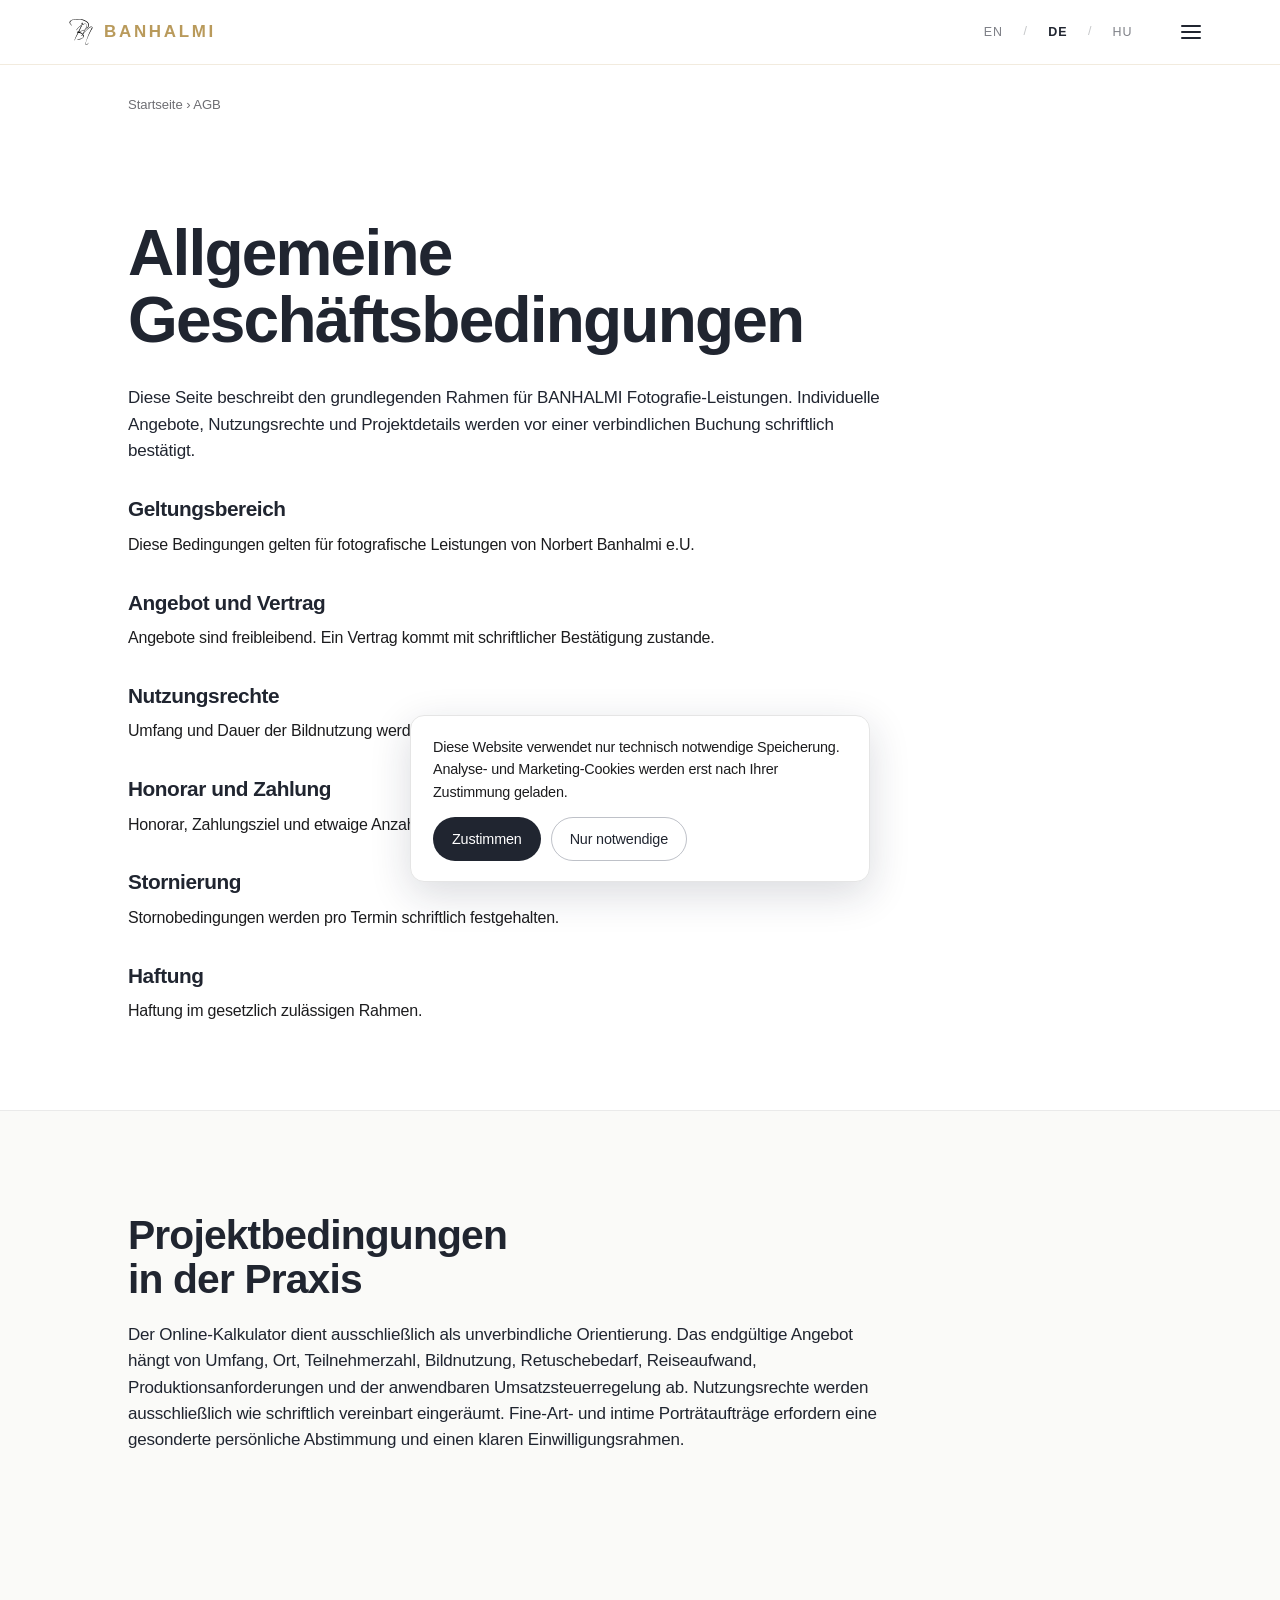
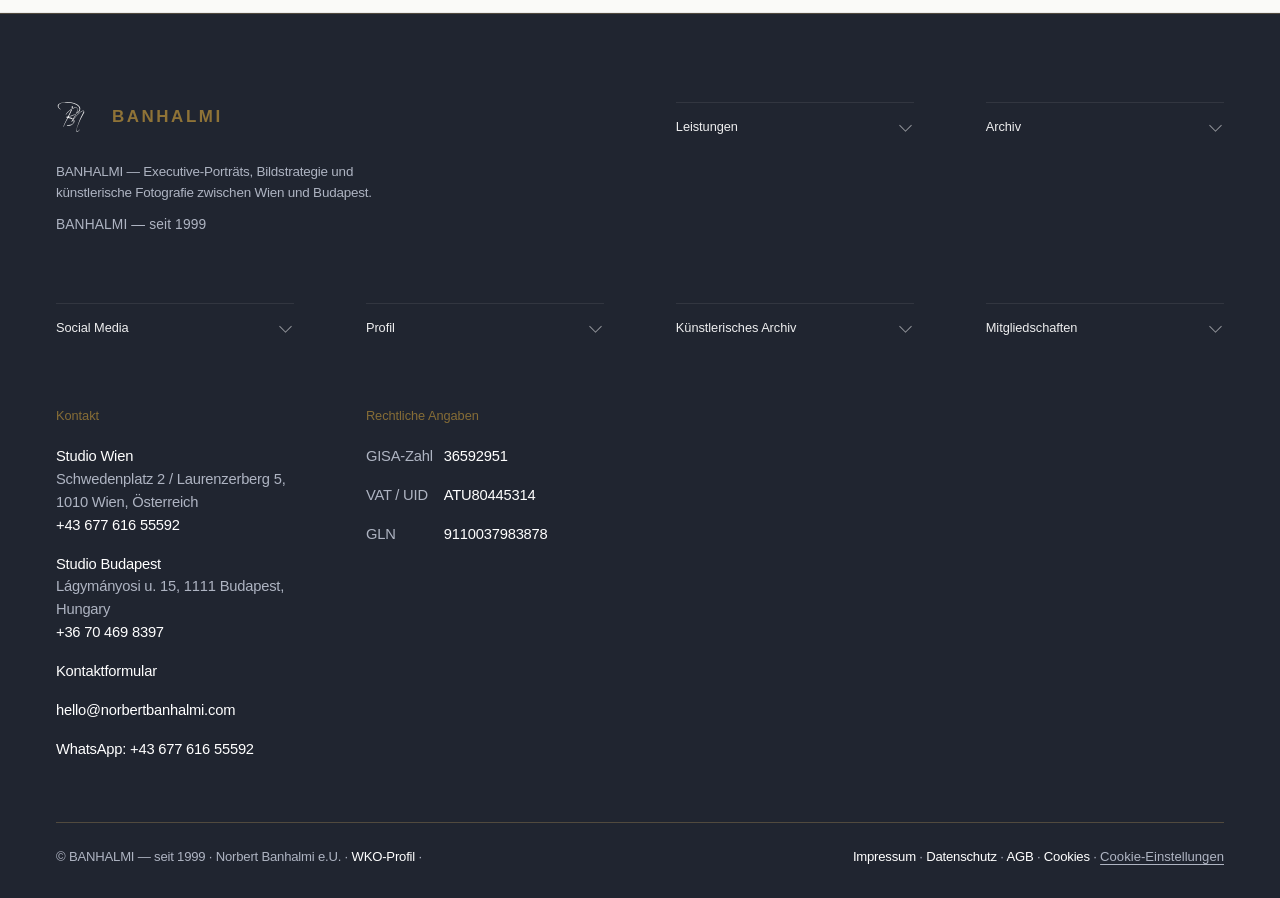
<file: terms-conditions/index.html>
<!DOCTYPE html>

<html lang="de-AT">
<head>
<meta charset="utf-8"/><meta content="strict-origin-when-cross-origin" name="referrer"/>
<meta content="width=device-width, initial-scale=1" name="viewport"/>
<title>Allgemeine Geschäftsbedingungen | BANHALMI</title>
<meta content="AGB für BANHALMI Fotografie: Angebote, Nutzungsrechte, Zahlung, Stornierung und Projektabwicklung." name="description"/>
<link href="https://www.banhalmi.at/terms-conditions/" rel="canonical"/>
<meta content="website" property="og:type"/>
<meta content="Allgemeine Geschäftsbedingungen | BANHALMI" property="og:title"/>
<meta content="AGB für BANHALMI Fotografie: Angebote, Nutzungsrechte, Zahlung, Stornierung und Projektabwicklung." property="og:description"/>
<meta content="https://www.banhalmi.at/terms-conditions/" property="og:url"/>
<meta content="de_AT" property="og:locale"/>
<meta content="https://www.banhalmi.at/assets/img/og/banhalmi-og.webp" property="og:image"/>
<meta content="1200" property="og:image:width"/>
<meta content="630" property="og:image:height"/>
<meta content="summary_large_image" name="twitter:card"/>
<meta content="https://www.banhalmi.at/assets/img/og/banhalmi-og.webp" name="twitter:image"/>
<link href="https://www.norbertbanhalmi.com" rel="preconnect"/>
<meta content="#ffffff" name="theme-color"/>
<meta content="light" name="color-scheme"/>
<link href="../assets/css/style.css" rel="stylesheet"/>
<script type="application/ld+json">{
  "@context": "https://schema.org",
  "@type": "WebPage",
  "@id": "https://www.banhalmi.at/terms-conditions#webpage",
  "about": {
    "@id": "https://www.banhalmi.art/norbert-banhalmi"
  },
  "isPartOf": {
    "@id": "https://www.banhalmi.at/#website"
  },
  "name": "AGB | BANHALMI",
  "description": "AGB für BANHALMI Fotografie: Angebote, Nutzungsrechte, Zahlung, Stornierung und Projektabwicklung.",
  "url": "https://www.banhalmi.at/terms-conditions/"
}</script>
<link href="https://www.banhalmi.art/norbert-banhalmi?lang=de" rel="me"/>
<link href="https://www.banhalmi.art/?lang=de" rel="me"/>
<link href="https://www.vipach.at/" rel="me"/>
<script data-schema="banhalmi-ecosystem" type="application/ld+json">{
  "@context": "https://schema.org",
  "@graph": [
    {
      "@type": "WebSite",
      "@id": "https://www.banhalmi.art/?lang=de#artistic-archive",
      "name": "https://www.banhalmi.art/?lang=de",
      "url": "https://www.banhalmi.art/?lang=de",
      "inLanguage": [
        "hu",
        "en",
        "de"
      ],
      "about": {
        "@id": "https://www.banhalmi.art/norbert-banhalmi"
      },
      "description": "Zeitgenössische Fotokunst, Bücher, Ausstellungen und visuelle Forschung."
    },
    {
      "@type": "WebSite",
      "@id": "https://www.vipach.at/#community-platform",
      "name": "VIPACH",
      "url": "https://www.vipach.at/",
      "about": {
        "@id": "https://www.banhalmi.art/norbert-banhalmi"
      },
      "description": "Kreative Community, Bildung und visuelle Kultur in Wien."
    }
  ]
}</script>
<style>
/* Phase 13: clickable studio names in footer */.site-footer.footer-studio-link{color:#fff;text-decoration:none;transition:color.25s ease,opacity.25s ease;}.site-footer.footer-studio-link:hover,.site-footer.footer-studio-link:focus{color:var(--gold);opacity:.95;}
</style><meta content="Allgemeine Geschäftsbedingungen | BANHALMI" name="twitter:title"/><meta content="AGB für BANHALMI Fotografie: Angebote, Nutzungsrechte, Zahlung, Stornierung und Projektabwicklung." name="twitter:description"/><link href="https://www.norbertbanhalmi.com/terms-conditions/" hreflang="en" rel="alternate"/><link href="https://www.banhalmi.at/terms-conditions/" hreflang="de-AT" rel="alternate"/><link href="https://www.banhalminorbert.hu/aszf/" hreflang="hu-HU" rel="alternate"/><link href="https://www.norbertbanhalmi.com/terms-conditions/" hreflang="x-default" rel="alternate"/>
<link href="/humans.txt" rel="author"/>
<link href="/llms.txt" rel="alternate" title="BANHALMI LLM summary" type="text/plain"/>
<link href="/llms-full.txt" rel="alternate" title="BANHALMI AI knowledge brief" type="text/plain"/>
<link href="/entity.jsonld" rel="alternate" title="BANHALMI entity graph" type="application/ld+json"/>
<link href="/entity-graph.json" rel="alternate" title="BANHALMI machine-readable entity graph" type="application/json"/>
<link href="/entity-graph.jsonld" rel="alternate" title="BANHALMI JSON-LD entity graph" type="application/ld+json"/>
<meta content="https://www.banhalmi.at/assets/img/og/banhalmi-og.webp" property="og:image:secure_url"/><meta content="image/webp" property="og:image:type"/><meta content="Norbert Banhalmi – Executive-Porträt Artist und Stratege für Bildstrategie" property="og:image:alt"/><meta content="Norbert Banhalmi – Executive-Porträt Artist und Stratege für Bildstrategie" name="twitter:image:alt"/><link href="../assets/img/brand/favicon.svg" rel="icon" type="image/svg+xml"/><link href="../assets/img/brand/favicon.ico" rel="alternate icon" sizes="any"/><link href="../assets/img/brand/favicon-32x32.png" rel="icon" sizes="32x32" type="image/png"/><link href="../assets/img/brand/favicon-16x16.png" rel="icon" sizes="16x16" type="image/png"/><link href="../assets/img/brand/apple-touch-icon.png" rel="apple-touch-icon" sizes="180x180"/><link color="#000000" href="../assets/img/brand/safari-pinned-tab.svg" rel="mask-icon"/><link href="../site.webmanifest" rel="manifest"/> <link href="/pricing.json" rel="alternate" title="BANHALMI pricing logic" type="application/json"/>
<link href="/entity.jsonld" rel="alternate" title="BANHALMI entity graph" type="application/ld+json"/>
<link href="/entity-graph.jsonld" rel="alternate" title="BANHALMI full entity graph" type="application/ld+json"/>
</head>
<body>
<a class="skip-link" href="#main">Zum Inhalt springen</a>
<script type="application/ld+json">{
  "@context": "https://schema.org",
  "@type": "BreadcrumbList",
  "itemListElement": [
    {
      "@type": "ListItem",
      "position": 1,
      "name": "Startseite",
      "item": "https://www.banhalmi.at/"
    },
    {
      "@type": "ListItem",
      "position": 2,
      "name": "AGB",
      "item": "https://www.banhalmi.at/terms-conditions/"
    }
  ],
  "@id": "https://www.banhalmi.at/terms-conditions#breadcrumb"
}</script><header class="site-header">
<div class="wrap">
<nav aria-label="Main" class="nav">
<a class="brand" href="/"><img alt="" aria-hidden="true" class="brand-logo" decoding="async" height="26" loading="lazy" src="../assets/img/brand/banhalmi-logo-black-transparent.svg" width="26"/><span class="brand-word">BANHALMI</span></a>
<ul class="nav-links">
<li><a href="/about/">Über mich</a></li>
<li><a href="https://www.banhalmi.art/?lang=de#gallery" rel="me">Galerie</a></li>
<li><a href="/portrait/">Executive-Porträt</a></li>
<li><a href="/lifestyle/">Brand-Fotografie</a></li>
<li><a href="/event-photography/">C-Level Events</a></li>
<li><a href="/glamour/">Fine Art</a></li>
<li><a href="/faq/">FAQ</a></li>
<li><a href="/kontakt/">Kontakt</a></li>
<li><a class="nav-cta" href="/requestaquote/">Anfrage</a></li>
</ul>
<div aria-label="Language" class="lang-switch"><a class="" href="https://www.norbertbanhalmi.com/terms-conditions/" hreflang="en">EN</a><span class="sep">/</span><a class="active" href="https://www.banhalmi.at/terms-conditions/" hreflang="de-AT">DE</a><span class="sep">/</span><a class="" href="https://www.banhalminorbert.hu/aszf/" hreflang="hu-HU">HU</a></div>
<button aria-expanded="false" aria-label="Menü" class="menu-btn">
<span></span><span></span><span></span>
</button>
</nav>
</div>
</header>
<main id="main">
<div class="wrap"><nav aria-label="Breadcrumb" class="crumb"><a href="/">Startseite</a> › AGB</nav></div><section class="hero"><div class="wrap"><h1>Allgemeine Geschäftsbedingungen</h1>
<div class="legal" style="margin-top:28px">
<div class="-note">Diese Seite beschreibt den grundlegenden Rahmen für BANHALMI Fotografie-Leistungen. Individuelle Angebote, Nutzungsrechte und Projektdetails werden vor einer verbindlichen Buchung schriftlich bestätigt.</div>
<h2>Geltungsbereich</h2><p>Diese Bedingungen gelten für fotografische Leistungen von Norbert Banhalmi e.U.</p><h2>Angebot und Vertrag</h2><p>Angebote sind freibleibend. Ein Vertrag kommt mit schriftlicher Bestätigung zustande.</p><h2>Nutzungsrechte</h2><p>Umfang und Dauer der Bildnutzung werden im jeweiligen Angebot festgelegt.</p><h2>Honorar und Zahlung</h2><p>Honorar, Zahlungsziel und etwaige Anzahlung werden je Projekt vereinbart.</p><h2>Stornierung</h2><p>Stornobedingungen werden pro Termin schriftlich festgehalten.</p><h2>Haftung</h2><p>Haftung im gesetzlich zulässigen Rahmen.</p></div></div></section>
<section class="section-band terms-expanded"><div class="wrap"><div class="section-head reveal"><h2>Projektbedingungen in der Praxis</h2><p>Der Online-Kalkulator dient ausschließlich als unverbindliche Orientierung. Das endgültige Angebot hängt von Umfang, Ort, Teilnehmerzahl, Bildnutzung, Retuschebedarf, Reiseaufwand, Produktionsanforderungen und der anwendbaren Umsatzsteuerregelung ab. Nutzungsrechte werden ausschließlich wie schriftlich vereinbart eingeräumt. Fine-Art- und intime Porträtaufträge erfordern eine gesonderte persönliche Abstimmung und einen klaren Einwilligungsrahmen.</p></div></div></section></main>
<footer class="site-footer">
<div class="wrap">
<div class="footer-grid">
<div class="footer-brand-col">
<a class="brand" href="/"><img alt="" aria-hidden="true" class="brand-logo" decoding="async" height="26" loading="lazy" src="../assets/img/brand/banhalmi-logo-black-transparent.svg" width="26"/><span class="brand-word">BANHALMI</span></a>
<p class="footer-entity">BANHALMI — Executive-Porträts, Bildstrategie und künstlerische Fotografie zwischen Wien und Budapest. <span class="footer-since">BANHALMI — seit 1999</span></p>
</div><details class="footer-accordion"><summary>Leistungen</summary><ul><li><a href="/portrait/">Executive-Porträts</a></li><li><a href="/lifestyle/">Brand-Fotografie</a></li><li><a href="/event-photography/">C-Level-Eventfotografie</a></li><li><a href="/glamour/">Fine-Art-Fotografie</a></li><li><a href="/requestaquote/">Anfrage</a></li></ul></details><details class="footer-accordion"><summary>Archiv</summary><ul><li><a href="https://www.banhalmi.art/?lang=de#gallery" rel="me">Galerie</a></li><li><a href="https://www.banhalmi.art/?lang=de">banhalmi.art</a></li><li><a href="https://www.banhalmi.art/konyveim?lang=de">Books</a></li><li><a href="https://www.banhalmi.art/fotokiallitasok?lang=de">Exhibitions</a></li><li><a href="https://www.banhalmi.art/mediamegjelenesek?lang=de">Media</a></li><li><a href="https://www.banhalmi.art/curators?lang=de">Curators</a></li><li><a href="https://www.vipach.at/">VIPACH</a></li></ul></details><details class="footer-accordion"><summary>Social Media</summary><ul><li><a href="https://www.linkedin.com/in/norbertbanhalmi/">LinkedIn</a></li><li><a href="https://www.facebook.com/banhalmi.norbert">Facebook</a></li><li><a href="https://www.instagram.com/norbert.banhalmi/">Instagram</a></li><li><a href="https://hu.pinterest.com/norbertbanhalmi/">Pinterest</a></li><li><a href="https://www.youtube.com/playlist?list=PLwsdxt-KFeDgsRO_a_fSUTJ3RZvivWRgr">YouTube</a></li><li><a href="https://www.flickr.com/photos/vipach/albums">Flickr / VIPACH</a></li><li><a href="https://hu.wikipedia.org/wiki/B%C3%A1nhalmi_Norbert">Wikipedia</a></li><li><a href="https://www.wikidata.org/wiki/Q56391118">Wikidata</a></li><li><a href="https://commons.wikimedia.org/wiki/File:Norbert-Banhalmi-self-portrait.jpg">Wikimedia Commons</a></li></ul></details>
<details class="footer-accordion"><summary>Profil</summary><ul><li><a href="/about/">Über Norbert Banhalmi</a></li><li><a href="https://www.banhalmi.art/mediamegjelenesek?lang=de">Medien &amp; Publikationen</a></li><li><a href="https://www.banhalmi.art/fotokiallitasok?lang=de">Bücher &amp; Ausstellungen</a></li></ul></details>
<details class="footer-accordion" data-ecosystem-footer="banhalmi-art"><summary>Künstlerisches Archiv</summary><ul><li><a href="https://www.banhalmi.art/?lang=de" rel="me">banhalmi.art</a><br/><span>Zeitgenössische Fotokunst, Bücher, Ausstellungen und visuelle Forschung.</span></li><li><a href="https://www.vipach.at/" rel="me">VIPACH</a><br/><span>Kreative Community, Bildung und visuelle Kultur in Wien.</span></li></ul></details>
<details class="footer-accordion"><summary>Mitgliedschaften</summary><ul><li><a href="https://firmen.wko.at/norbert-banhalmi-executive-portr%C3%A4t-und-visuelle-positionieru/wien/?firmaid=12bd142c-5fcf-4457-9a90-47fbff162b40&amp;standortid=1&amp;standortname=wien%20%28bundesland%29&amp;suchbegriff=norbert%20banhalmi%20executive%20portr%C3%A4t%20und%20visuelle%20positionieru" rel="me">WKO</a></li><li><a href="https://amcham.at/yearbook-2026/#members" rel="me">AmCham Austria</a></li><li><a href="https://www.milcclub.com/ambassadors" rel="me">OM SYSTEM Ambassador</a></li><li><a href="https://www.mfvsz.com/" rel="me">Weltverband Ungarischer Fotokünstler</a></li><li><a href="https://www.wko.at/oe/gewerbe-handwerk/berufsfotografie/start" rel="me">Berufsfotografie Österreich / WKO</a></li></ul></details>
<div><h4>Kontakt</h4><ul class="footer-contact-list">
<li><strong><a class="footer-studio-link" href="https://maps.app.goo.gl/QsMeDA8Bgq5yKxAo8">Studio Wien</a></strong><br/>Schwedenplatz 2 / Laurenzerberg 5, 1010 Wien, Österreich<br/><a href="tel:+4367761655592">+43 677 616 55592</a></li>
<li><strong><a class="footer-studio-link" href="https://maps.app.goo.gl/nEvcjbCA1wmgQtXJA">Studio Budapest</a></strong><br/>Lágymányosi u. 15, 1111 Budapest, Hungary<br/><a href="tel:+36704698397">+36 70 469 8397</a></li>
<li><a href="/kontakt/">Kontaktformular</a></li>
<li><a href="mailto:hello@norbertbanhalmi.com">hello@norbertbanhalmi.com</a></li>
<li><a href="https://wa.me/4367761655592">WhatsApp: +43 677 616 55592</a></li>
</ul></div><div><h4>Rechtliche Angaben</h4><ul class="footer-legal-list"><li><span>GISA-Zahl</span> <strong>36592951</strong></li><li><span>VAT / UID</span> <strong>ATU80445314</strong></li><li><span>GLN</span> <strong>9110037983878</strong></li></ul></div></div>
<div class="footer-bottom">
<span>© BANHALMI — seit 1999 · Norbert Banhalmi e.U. · <a href="https://firmen.wko.at/norbert-banhalmi-executive-portr%C3%A4t-und-visuelle-positionieru/wien/?firmaid=12bd142c-5fcf-4457-9a90-47fbff162b40&amp;standortid=1&amp;standortname=wien%20%28bundesland%29&amp;suchbegriff=norbert%20banhalmi%20executive%20portr%C3%A4t%20und%20visuelle%20positionieru" rel="me">WKO-Profil</a> · </span>
<span><a href="/impressum/">Impressum</a> · <a href="/privacy-policy/">Datenschutz</a> · <a href="/terms-conditions/">AGB</a> · <a href="/cookie-policy/">Cookies</a> · <button class="footer-cookie-settings" data-cookie-settings="" type="button">Cookie-Einstellungen</button></span>
</div></div>
</footer>
<div aria-label="Cookies" aria-live="polite" class="cookie" role="dialog">
<p>Diese Website verwendet nur technisch notwendige Speicherung. Analyse- und Marketing-Cookies werden erst nach Ihrer Zustimmung geladen.</p>
<div class="cookie-actions">
<button class="btn btn-primary" data-accept="">Zustimmen</button>
<button class="btn btn-ghost" data-decline="">Nur notwendige</button>
</div>
</div>
<script defer="" src="../assets/js/site-config.js"></script><script defer="" src="../assets/js/main.js"></script>
</body>
</html>
</file>
<file: assets/css/style.css>
/* NORBERTBANHALMI.COM — quiet Apple-like editorial
   Palette: snow white, black, champagne gold */

:root{
  --bg:#FFFFFF;          /* snow white */
  --bg-alt:#F7F7F5;      /* soft white band */
  --navy:#202530;        /* black */
  --navy-soft:#202020;
  --graphite:#1C1C1E;    /* Apple graphite */
  --ink:#202530;         /* black text */
  --muted:#6E6E73;       /* secondary text */
  --gold:#B99A5B;        /* champagne gold */
  --gold-deep:#9A7F45;
  --line:#E5E5E5;        /* hairline */
  --white:#ffffff;
  --maxw:1080px;
  --radius:4px;
  /* SF stack — Display for headings, Text for body, as apple.com splits them */
  --font: -apple-system, BlinkMacSystemFont, "SF Pro Text", "Helvetica Neue", Helvetica, Arial, sans-serif;
  --font-display: -apple-system, BlinkMacSystemFont, "SF Pro Display", "SF Pro Text", "Helvetica Neue", Helvetica, Arial, sans-serif;
}

*{box-sizing:border-box;}
html{-webkit-text-size-adjust:100%;scroll-behavior:smooth;}
@media (prefers-reduced-motion: reduce){
  html{scroll-behavior:auto;}
  *{animation:none!important;transition:none!important;}
}

body{
  margin:0;
  font-family:var(--font);
  color:var(--ink);
  background:var(--bg);
  font-size:17px;
  line-height:1.55;
  letter-spacing:-0.012em;          /* apple.com body tracking */
  font-weight:400;
  -webkit-font-smoothing:antialiased;
  -moz-osx-font-smoothing:grayscale;
  text-rendering:optimizeLegibility;
}

img{max-width:100%;display:block;}
a{color:var(--navy);text-decoration:none;}
a:hover{color:var(--gold-deep);}

.wrap{max-width:var(--maxw);margin:0 auto;padding:0 28px;}

/* Typography audit fix — paragraphs/headings rendered directly inside <section>,
   outside .wrap, lost the page's horizontal rhythm (full-bleed, misaligned). */
section > p,
section > h2{
  max-width:var(--maxw);
  margin-left:auto;
  margin-right:auto;
  padding-left:28px;
  padding-right:28px;
  box-sizing:border-box;
}
@media (max-width:480px){
  section > p,
  section > h2{padding-left:20px;padding-right:20px;}
}

/* Apple type system: tighter tracking the larger the size, looser the smaller.
   Display face, weight 600, line-height near 1.05–1.1 on large headings. */
h1,h2,h3{
  font-family:var(--font-display);
  color:var(--navy);
  font-weight:600;
  line-height:1.07;
  margin:0 0 0.5em;
  text-wrap:balance;
}
h1{font-size:clamp(2.4rem,5.6vw,4rem);letter-spacing:-0.028em;line-height:1.04;}
h2{font-size:clamp(1.65rem,3.4vw,2.55rem);letter-spacing:-0.021em;line-height:1.08;}
h3{font-size:1.2rem;font-weight:600;letter-spacing:-0.014em;line-height:1.2;}
p{margin:0 0 1.05em;}
.lead{
  font-family:var(--font-display);
  font-size:clamp(1.2rem,1.9vw,1.55rem);
  color:var(--graphite);
  line-height:1.4;
  letter-spacing:-0.018em;
  font-weight:400;
}

/* ---------- Header ---------- */
.site-header{
  position:sticky;top:0;z-index:50;
  background:rgba(255,255,255,0.88);
  backdrop-filter:saturate(180%) blur(14px);
  border-bottom:1px solid var(--line);
}
.nav{display:flex;align-items:center;justify-content:space-between;height:64px;}
.brand{font-family:var(--font-display);font-size:1.06rem;font-weight:600;color:var(--navy);letter-spacing:0.08em;text-transform:uppercase;}
.brand span{color:var(--gold);}
.nav-links{display:flex;align-items:center;gap:clamp(14px,1.9vw,28px);list-style:none;margin:0;padding:0;}
.nav-links a{font-size:0.875rem;color:var(--graphite);letter-spacing:-0.006em;font-weight:400;}
.nav-links a:hover{color:var(--navy);}
.nav-cta{
  border:1px solid var(--navy);border-radius:980px;          /* apple pill */
  padding:7px 16px!important;color:var(--navy)!important;font-weight:500;font-size:0.85rem;
  transition:background .2s,color .2s;
}
.nav-cta:hover{background:var(--navy);color:var(--white)!important;}
.lang-switch{display:flex;gap:9px;align-items:center;font-size:0.78rem;letter-spacing:0.02em;}
.lang-switch a{color:var(--muted);text-transform:uppercase;}
.lang-switch a.active{color:var(--navy);font-weight:600;}
.lang-switch .sep{color:var(--line);}

.menu-btn{display:none;background:none;border:0;cursor:pointer;padding:8px;}
.menu-btn span{display:block;width:24px;height:2px;background:var(--navy);margin:5px 0;transition:.25s;}
.nav.open .menu-btn span:nth-child(1){transform:translateY(7px) rotate(45deg);}
.nav.open .menu-btn span:nth-child(2){opacity:0;}
.nav.open .menu-btn span:nth-child(3){transform:translateY(-7px) rotate(-45deg);}

@media (max-width:1040px){
  .menu-btn{display:block;order:3;}
  .nav-links{
    position:absolute;top:64px;left:0;right:0;
    flex-direction:column;align-items:flex-start;gap:0;
    background:var(--bg);border-bottom:1px solid var(--line);
    padding:0 28px;max-height:0;overflow:hidden;transition:max-height .3s ease;
  }
  .nav.open .nav-links{max-height:520px;padding:14px 28px 22px;}
  .nav-links li{width:100%;}
  .nav-links a{display:block;padding:11px 0;border-bottom:1px solid var(--line);width:100%;}
  .nav-cta{display:inline-block;margin-top:10px;}
}

/* ---------- Hero ---------- */
.hero{padding:96px 0 72px;}
.hero .eyebrow{color:var(--muted);font-size:0.8rem;font-weight:500;letter-spacing:0.04em;margin-bottom:22px;}
.hero h1{max-width:17ch;}
.hero .lead{max-width:52ch;margin-top:26px;color:var(--graphite);}
.hero-actions{display:flex;flex-wrap:wrap;gap:16px;margin-top:36px;align-items:center;}

.hero-figure{
  margin-top:54px;border-radius:18px;overflow:hidden;
  background:linear-gradient(135deg,#eceadf,#f6f4ee);
  border:1px solid var(--line);
  aspect-ratio:16/8;display:flex;align-items:center;justify-content:center;
}
.hero-figure .ph{color:var(--muted);font-size:0.8rem;letter-spacing:0.16em;text-transform:uppercase;}

/* ---------- Buttons ---------- */
.btn{
  display:inline-block;border-radius:980px;font-size:0.95rem;font-weight:400;
  padding:11px 24px;letter-spacing:-0.006em;transition:.22s ease;cursor:pointer;border:1px solid transparent;
  line-height:1.3;
}
.btn-primary{background:var(--navy);color:var(--white);}
.btn-primary:hover{background:var(--navy-soft);color:var(--white);}
.btn-ghost{border-color:rgba(22,32,58,.28);color:var(--navy);background:transparent;}
.btn-ghost:hover{border-color:var(--navy);background:transparent;color:var(--navy);}
/* apple often pairs a filled button with a plain text link + chevron */
.btn-link{display:inline-flex;align-items:center;gap:4px;color:var(--navy);font-size:0.95rem;letter-spacing:-0.006em;}
.btn-link::after{content:"›";font-size:1.15em;line-height:1;opacity:.65;transition:transform .2s;}
.btn-link:hover{color:var(--navy);}
.btn-link:hover::after{transform:translateX(2px);}

/* ---------- Sections ---------- */
section{padding:72px 0;}
.section-band{background:var(--bg-alt);border-top:1px solid var(--line);border-bottom:1px solid var(--line);}
.section-head{max-width:58ch;margin-bottom:44px;}
.section-head .eyebrow{color:var(--muted);font-size:0.8rem;font-weight:500;letter-spacing:0.01em;margin-bottom:12px;display:block;}

.prose{max-width:60ch;}
.prose p{color:var(--ink);}

/* ---------- Cards ---------- */
.cards{display:grid;grid-template-columns:repeat(2,1fr);gap:20px;}
@media (max-width:720px){.cards{grid-template-columns:1fr;}}
.card{
  background:var(--white);border:1px solid var(--line);border-radius:14px;
  padding:30px 30px;transition:transform .25s ease, box-shadow .25s ease;
}
.card:hover{transform:translateY(-2px);box-shadow:0 10px 30px rgba(22,32,58,.07);}
.card h3{margin-bottom:9px;}
.card p{color:var(--muted);font-size:0.96rem;margin:0;line-height:1.5;}
.card .more{display:inline-flex;align-items:center;gap:3px;margin-top:18px;color:var(--navy);font-size:0.9rem;letter-spacing:-0.006em;}

/* ---------- Lists ---------- */
.ticks{list-style:none;padding:0;margin:0;columns:2;column-gap:44px;}
@media (max-width:560px){.ticks{columns:1;}}
.ticks li{padding:8px 0 8px 20px;position:relative;color:var(--graphite);break-inside:avoid;}
.ticks li::before{content:"";position:absolute;left:0;top:17px;width:5px;height:5px;background:var(--gold);border-radius:50%;}

/* ---------- Steps ---------- */
.steps{display:grid;grid-template-columns:repeat(3,1fr);gap:30px;counter-reset:s;}
@media (max-width:720px){.steps{grid-template-columns:1fr;}}
.step{padding-top:20px;border-top:1px solid var(--line);}
.step .n{font-size:0.78rem;font-weight:500;letter-spacing:0;color:var(--muted);}
.step h3{margin-top:6px;}
.step p{color:var(--muted);font-size:0.96rem;margin:8px 0 0;line-height:1.5;}

/* ---------- Image slot ---------- */
.img-slot{
  background:linear-gradient(135deg,#ece9df,#f6f4ee);
  border:1px solid var(--line);border-radius:14px;
  aspect-ratio:4/3;display:flex;align-items:center;justify-content:center;
}
.img-slot .ph{color:var(--muted);font-size:0.78rem;letter-spacing:-0.004em;padding:0 22px;text-align:center;line-height:1.45;}
.gallery{display:grid;grid-template-columns:repeat(3,1fr);gap:18px;}
@media (max-width:720px){.gallery{grid-template-columns:repeat(2,1fr);}}
@media (max-width:460px){.gallery{grid-template-columns:1fr;}}

.split{display:grid;grid-template-columns:1fr 1fr;gap:48px;align-items:center;}
@media (max-width:820px){.split{grid-template-columns:1fr;gap:30px;}}

/* ---------- FAQ ---------- */
.faq{max-width:760px;}
.faq details{border-bottom:1px solid var(--line);padding:6px 0;}
.faq summary{
  cursor:pointer;list-style:none;position:relative;padding:18px 44px 18px 0;font-weight:500;color:var(--navy);
  font-size:1.08rem;letter-spacing:-0.014em;line-height:1.4;
  font-family:var(--font-display);
}
.faq summary::-webkit-details-marker{display:none;}
.faq summary::after{content:"+";color:var(--muted);font-weight:300;font-size:1.5rem;line-height:1;position:absolute;right:0;top:17px;}
.faq details[open] summary::after{content:"–";}
.faq details p{color:var(--muted);margin:0 0 18px;font-size:1rem;line-height:1.55;max-width:62ch;}

/* ---------- CTA band ---------- */
.cta-band{background:var(--navy);color:#C7CCD8;text-align:center;}
.cta-band h2{color:#fff;max-width:22ch;margin:0 auto 28px;}
.cta-band .btn-primary{background:#fff;color:var(--navy);}
.cta-band .btn-primary:hover{background:#eef0f4;color:var(--navy);}

/* ---------- Form ---------- */
.form{max-width:660px;}
.field{margin-bottom:20px;}
.field label{display:block;font-size:0.85rem;color:var(--graphite);margin-bottom:8px;font-weight:500;letter-spacing:-0.006em;}
.field input,.field select,.field textarea{
  width:100%;padding:13px 15px;border:1px solid var(--line);border-radius:10px;
  font-family:inherit;font-size:1rem;background:var(--white);color:var(--ink);letter-spacing:-0.01em;
  transition:border-color .15s, box-shadow .15s;
}
.field input:focus,.field select:focus,.field textarea:focus{outline:none;border-color:var(--navy);box-shadow:0 0 0 3px rgba(22,32,58,.1);}
.field textarea{min-height:130px;resize:vertical;}
.grid-2{display:grid;grid-template-columns:1fr 1fr;gap:20px;}
@media (max-width:560px){.grid-2{grid-template-columns:1fr;}}
.consent{display:flex;gap:12px;align-items:flex-start;font-size:0.92rem;color:var(--muted);}
.consent input{width:auto;margin-top:4px;}

/* ---------- Legal ---------- */
.legal{max-width:760px;}
.legal h2{font-size:1.3rem;margin:34px 0 12px;}
.legal p,.legal li{color:var(--graphite);font-size:1rem;}
.note-panel{background:var(--bg-alt);border-left:3px solid var(--gold);padding:14px 18px;font-size:0.92rem;color:var(--muted);border-radius:0 4px 4px 0;margin:18px 0;}

/* ---------- Footer ---------- */
.site-footer{background:#202530;color:#AEB4C2;padding:58px 0 30px;font-size:0.92rem;}
.footer-grid{display:grid;grid-template-columns:minmax(240px,2fr) repeat(5,minmax(135px,1fr));gap:30px;align-items:start;}
@media (max-width:820px){.footer-grid{grid-template-columns:1fr 1fr;gap:28px;}}
@media (max-width:480px){.footer-grid{grid-template-columns:1fr;}}
.site-footer .brand{color:#fff;display:block;margin-bottom:14px;}
.site-footer h4{color:#fff;font-size:0.8rem;letter-spacing:-0.004em;margin:0 0 14px;font-weight:500;opacity:.92;}
.site-footer ul{list-style:none;margin:0;padding:0;}
.site-footer li{margin-bottom:10px;}
.site-footer a{color:#9AA1B2;}
.site-footer a:hover{color:#fff;}
.footer-bottom{border-top:1px solid #243049;margin-top:46px;padding-top:24px;display:flex;justify-content:space-between;flex-wrap:wrap;gap:12px;color:#6E7689;font-size:0.82rem;}
.footer-bottom a{color:#6E7689;}
.footer-bottom a:hover{color:#9AA1B2;}
.footer-entity{color:#6E7689;font-size:0.84rem;max-width:46ch;line-height:1.55;}

/* ---------- Breadcrumb ---------- */
.crumb{font-size:0.82rem;color:var(--muted);padding-top:30px;letter-spacing:-0.006em;}
.crumb a{color:var(--muted);}
.crumb a:hover{color:var(--navy);}

/* ---------- Cookie ---------- */
.cookie{
  position:fixed;bottom:18px;left:18px;right:18px;max-width:460px;margin:0 auto;
  background:var(--white);border:1px solid var(--line);border-radius:14px;
  box-shadow:0 12px 40px rgba(22,32,58,0.16);padding:20px 22px;z-index:90;display:none;
}
.cookie.show{display:block;}
.cookie p{font-size:0.9rem;color:var(--graphite);margin:0 0 14px;}
.cookie-actions{display:flex;gap:10px;}
.cookie .btn{padding:9px 18px;font-size:0.9rem;}

/* ---------- Reveal ---------- */
.reveal{opacity:0;transform:translateY(12px);transition:opacity .7s cubic-bezier(.16,1,.3,1),transform .7s cubic-bezier(.16,1,.3,1);}
.reveal.in{opacity:1;transform:none;}
@media (prefers-reduced-motion: reduce){.reveal{opacity:1;transform:none;}}

/* RTL not required; HU/DE/EN all LTR */

/* ---------- Portfolio / Gallery ---------- */
.pf-intro{padding:84px 0 28px;}
.pf-filters{display:flex;flex-wrap:wrap;gap:10px;margin:30px 0 4px;}
.pf-filter{
  border:1px solid rgba(22,32,58,.22);background:transparent;color:var(--navy);
  border-radius:980px;padding:8px 18px;font-size:0.9rem;letter-spacing:-0.006em;
  cursor:pointer;transition:.18s ease;font-family:var(--font);
}
.pf-filter:hover{border-color:var(--navy);}
.pf-filter[aria-pressed="true"]{background:var(--navy);color:#fff;border-color:var(--navy);}

.pf-section{padding:30px 0 12px;}
.pf-section h2{margin-bottom:22px;}
.pf-grid{
  columns:3;column-gap:16px;
}
@media (max-width:900px){.pf-grid{columns:2;}}
@media (max-width:560px){.pf-grid{columns:1;}}
.pf-item{
  break-inside:avoid;margin:0 0 16px;display:block;width:100%;
  border-radius:12px;overflow:hidden;background:var(--bg-alt);
  border:1px solid var(--line);cursor:zoom-in;position:relative;
}
.pf-item img{
  width:100%;height:auto;display:block;
  transition:transform .5s cubic-bezier(.16,1,.3,1),opacity .5s ease;
  opacity:0;
}
.pf-item img.loaded{opacity:1;}
.pf-item:hover img{transform:scale(1.03);}
.pf-item:focus-visible{outline:2px solid var(--navy);outline-offset:2px;}
.pf-hidden{display:none!important;}

.pf-ph{aspect-ratio:4/5;display:flex;align-items:center;justify-content:center;}
.pf-ph span{color:var(--muted);font-size:0.78rem;letter-spacing:-0.004em;padding:0 18px;text-align:center;}

.pf-ig{display:flex;align-items:center;gap:10px;margin-top:8px;}
.pf-ig a{display:inline-flex;align-items:center;gap:8px;color:var(--navy);font-size:0.95rem;}
.pf-ig svg{width:18px;height:18px;}

/* ---------- Lightbox ---------- */
.lb{
  position:fixed;inset:0;z-index:200;display:none;
  background:rgba(17,20,28,.94);
  align-items:center;justify-content:center;
}
.lb.open{display:flex;}
.lb img{max-width:92vw;max-height:86vh;border-radius:6px;box-shadow:0 24px 80px rgba(0,0,0,.5);}
.lb-cap{position:absolute;bottom:24px;left:0;right:0;text-align:center;color:#C7CCD8;font-size:0.85rem;letter-spacing:-0.006em;padding:0 20px;}
.lb-btn{
  position:absolute;top:50%;transform:translateY(-50%);
  background:rgba(255,255,255,.08);border:1px solid rgba(255,255,255,.2);
  color:#fff;width:48px;height:48px;border-radius:50%;font-size:1.4rem;cursor:pointer;
  display:flex;align-items:center;justify-content:center;transition:.18s;
}
.lb-btn:hover{background:rgba(255,255,255,.18);}
.lb-prev{left:18px;} .lb-next{right:18px;}
.lb-close{top:18px;right:18px;transform:none;width:44px;height:44px;font-size:1.2rem;}
@media (max-width:560px){.lb-prev{left:6px;}.lb-next{right:6px;}.lb-btn{width:42px;height:42px;}}


/* ---------- Accessibility / production helpers ---------- */
.hp-field{position:absolute!important;left:-9999px!important;width:1px!important;height:1px!important;opacity:0!important;}
.location-cards .card p{color:var(--graphite);}
@media (max-width:1040px){
  .lang-switch{margin-left:auto;margin-right:10px;}
}
@media (max-width:480px){
  .wrap{padding:0 20px;}
  .hero{padding:72px 0 52px;}
  section{padding:56px 0;}
  .cookie{left:10px;right:10px;bottom:10px;}
  .cookie-actions{flex-direction:column;}
  .cookie .btn{width:100%;text-align:center;}
}

/* Pricing & Brief Builder */
.price-card { position: relative; }
.price-card .price,
.price-line {
  display: inline-block;
  color: var(--gold-deep);
  font-weight: 700;
  letter-spacing: -0.02em;
  margin-bottom: 12px;
}
.price-card .price { font-size: clamp(1.15rem, 2vw, 1.55rem); }
.mini-list {
  margin: 18px 0 0;
  padding-left: 18px;
  color: var(--muted);
  font-size: .95rem;
  line-height: 1.7;
}
.chips {
  display: flex;
  flex-wrap: wrap;
  gap: 8px;
  margin-top: 18px;
}
.chip {
  border: 1px solid rgba(179,139,74,.34);
  background: rgba(179,139,74,.06);
  color: var(--ink);
  border-radius: 999px;
  padding: 8px 12px;
  font-size: .88rem;
}
.pricing-cards .card { min-height: 100%; }


/* Production 3.0 Phase 2 — image integration and quote builder polish */
.editorial-hero,
.editorial-image{
  margin:0;
  background:#f7f7f5;
  border:1px solid var(--line);
  border-radius:16px;
  overflow:hidden;
}
.editorial-hero picture,
.editorial-image picture{display:block;}
.editorial-hero img,
.editorial-image img{
  width:100%;
  height:auto;
  object-fit:contain;
  background:#f7f7f5;
}
.editorial-hero{margin-top:54px;aspect-ratio:auto;display:block;}
.editorial-hero img{max-height:760px;object-fit:contain;}
.editorial-image figcaption,
.pf-item figcaption{
  color:var(--muted);
  font-size:.82rem;
  line-height:1.45;
  padding:12px 14px 14px;
}
.gallery .editorial-image{align-self:start;}
.pf-item{margin:0;border:1px solid var(--line);border-radius:16px;overflow:hidden;background:#fff;cursor:pointer;}
.pf-item img{width:100%;height:auto;object-fit:contain;background:#f7f7f5;opacity:1;transition:opacity .25s ease, transform .25s ease;}
.pf-item:hover img{transform:translateY(-1px);}
.pf-ph{display:none!important;}
.quote-builder{border:1px solid var(--line);border-radius:18px;padding:28px;background:#fff;margin-bottom:28px;}
.quote-builder h3{margin-bottom:10px;}
.check-grid{display:grid;grid-template-columns:repeat(2,minmax(0,1fr));gap:10px 18px;margin:12px 0 18px;}
.check-grid label{font-size:.93rem;color:var(--graphite);display:flex;gap:9px;align-items:flex-start;line-height:1.35;}
.budget-result{background:var(--bg-alt);border:1px solid var(--line);border-radius:14px;padding:18px;margin:8px 0 20px;color:var(--graphite);font-size:.96rem;}
.budget-result strong{color:var(--navy);}
@media(max-width:720px){.check-grid{grid-template-columns:1fr}.editorial-hero{margin-top:32px}.hero{padding:72px 0 48px}h1{font-size:clamp(2.1rem,10vw,3rem)}}

/* Production 3.0 Phase 5 — BANHALMI brand mark + since 1999 refinement */
.brand{display:inline-flex;align-items:center;gap:10px;text-decoration:none;}
.brand-logo{width:26px;height:26px;display:inline-block;object-fit:contain;}
.brand-word{letter-spacing:.12em;}
.site-footer .brand-logo{filter:invert(1);opacity:.92;}
.site-footer .brand-word{color:#fff;}
.hero-figure,.editorial-hero{background:#eee;border-color:rgba(22,32,58,.08);}
.editorial-hero img{width:100%;height:auto;max-height:none;object-fit:contain;background:#eee;}
.footer-since{display:block;margin-top:10px;color:#fff;font-size:.86rem;letter-spacing:.06em;text-transform:uppercase;}

.footer-brand-col{max-width:360px;}
.footer-contact-list strong,.footer-legal-list strong{color:#fff;font-weight:500;}
.footer-legal-list span{display:inline-block;min-width:74px;color:#7C8495;}
.footer-contact-list li{line-height:1.55;}
@media (max-width:1080px){.footer-grid{grid-template-columns:1.4fr 1fr 1fr;}}


/* Phase 8 — guided quote builder */
.smart-quote-layout{align-items:flex-start;gap:clamp(32px,5vw,72px)}
.quote-intro{position:sticky;top:104px;align-self:flex-start}.quote-summary-card{margin-top:32px;border:1px solid var(--line);border-radius:22px;padding:26px;background:linear-gradient(180deg,#fff,#faf9f6);box-shadow:0 12px 40px rgba(22,32,58,.05)}
.quote-total{font-family:var(--font-display);font-size:clamp(2.1rem,4vw,3.7rem);line-height:1;color:var(--navy);letter-spacing:-.04em;margin:8px 0 14px}.quote-summary-card dl{display:grid;grid-template-columns:1fr 1fr;gap:10px;margin:0 0 12px}.quote-summary-card dt{font-size:.78rem;text-transform:uppercase;letter-spacing:.08em;color:var(--muted)}.quote-summary-card dd{margin:2px 0 0;color:var(--graphite);font-weight:600}.quote-summary-card p{font-size:.92rem;color:var(--muted);margin:0}.quote-summary-card.reverse{border-color:#b9a16d;background:#fffdf7}.quote-step{border:1px solid var(--line);border-radius:22px;padding:clamp(20px,3vw,30px);background:#fff;margin-bottom:22px}.quote-step h3{font-size:1.08rem;margin-bottom:18px}.category-grid{display:grid;grid-template-columns:repeat(2,minmax(0,1fr));gap:12px}.category-card,.option-row{display:block;border:1px solid var(--line);border-radius:16px;padding:16px;background:#fff;cursor:pointer;transition:border-color .2s ease,background .2s ease,transform .2s ease}.category-card:hover,.option-row:hover{transform:translateY(-1px);border-color:rgba(185,161,109,.65)}.category-card input,.option-row input{margin-right:9px}.category-card strong{display:block;color:var(--navy);font-size:.98rem}.category-card em{display:block;font-style:normal;color:var(--muted);font-size:.9rem;margin-top:4px}.category-card:has(input:checked),.option-row:has(input:checked){background:#faf7ef;border-color:#b9a16d}.option-stack{display:grid;gap:10px;margin-bottom:16px}.conditional-panel[hidden]{display:none!important}.microcopy,.custom-brief p{font-size:.92rem;color:var(--muted)}.production-grid{margin-top:6px}.custom-brief{border-left:2px solid var(--gold);padding-left:16px;margin:16px 0 22px}.custom-brief h4{margin-bottom:6px;color:var(--navy)}
@media (max-width:900px){.quote-intro{position:static}.category-grid{grid-template-columns:1fr}.quote-summary-card{margin-top:22px}.quote-step{border-radius:18px}}


/* Phase 10 — systematic BANHALMI gold language
   Gold is used as a quiet editorial accent, never as decoration. */
:root{
  --gold:#B99A5B;
  --gold-deep:#8F7337;
  --gold-soft:#F5F0E7;
  --gold-line:rgba(185,154,91,.32);
}
.brand-word{
  color:var(--gold-deep);
  letter-spacing:.105em;
}
.site-header{
  border-bottom:1px solid var(--gold-line);
}
.nav-links a{
  position:relative;
}
.nav-links a::after{
  content:"";
  position:absolute;
  left:0;right:0;bottom:-3px;
  height:1px;
  background:var(--gold);
  transform:scaleX(0);
  transform-origin:center;
  transition:transform .24s ease;
}
.nav-links a:hover::after,
.nav-links a:focus-visible::after{
  transform:scaleX(1);
}
.nav-cta{
  border-color:var(--gold-deep)!important;
  color:var(--gold-deep)!important;
  background:rgba(185,154,91,.04);
}
.nav-cta:hover{
  background:var(--gold-deep)!important;
  color:#fff!important;
}
.eyebrow,
.section-head .eyebrow,
.hero .eyebrow{
  color:var(--gold-deep);
  letter-spacing:.065em;
  text-transform:uppercase;
}
.card,
.step,
.quote-card,
.location-card,
.price-card{
  border-color:var(--gold-line);
}
.card:hover{
  box-shadow:0 16px 42px rgba(143,115,55,.08);
}
.ticks li::before,
.check-list li::before{
  background:var(--gold-deep);
}
.footer-brand-col .brand-word,
.site-footer h4,
.footer-since{
  color:var(--gold-deep);
}
.site-footer{
  border-top:1px solid var(--gold-line);
}
.footer-bottom{
  border-top:1px solid var(--gold-line);
}
.btn-link{
  color:var(--gold-deep);
}
.btn-link:hover{
  color:var(--navy);
}
::selection{
  background:var(--gold-soft);
  color:var(--ink);
}


/* Phase 11 — footer link clarity / Apple-style interaction */
.site-footer a,
.site-footer a:visited,
.footer-bottom a,
.footer-bottom a:visited{
  color:#FFFFFF;
  text-decoration:none;
  transition:color .24s ease, transform .24s ease, opacity .24s ease;
}
.site-footer a:hover,
.site-footer a:focus-visible,
.footer-bottom a:hover,
.footer-bottom a:focus-visible{
  color:var(--gold-deep);
  opacity:1;
}
.site-footer a:focus-visible,
.footer-bottom a:focus-visible{
  outline:1px solid var(--gold-deep);
  outline-offset:3px;
  border-radius:4px;
}
.site-footer li a{
  display:inline-block;
}
.site-footer li a:hover{
  transform:translateX(2px);
}
.site-footer span,
.footer-entity,
.footer-contact-list li,
.footer-legal-list li{
  color:#AEB4C2;
}
.footer-contact-list strong,
.footer-legal-list strong{
  color:#FFFFFF;
}


/* Production 3.0 Phase 12 — centered black SVG mark on the two-face hero */
.editorial-hero{position:relative;}
.editorial-hero .hero-center-logo{
  position:absolute;
  left:50%;
  top:50%;
  width:clamp(72px,9vw,142px);
  height:auto;
  transform:translate(-50%,-50%);
  opacity:.26;
  filter:none;
  pointer-events:none;
  user-select:none;
  z-index:2;
}
@media(max-width:720px){
  .editorial-hero .hero-center-logo{width:clamp(48px,15vw,86px);opacity:.22;}
}


/* Production 3.0 Phase 14 — footer spacing and brand-logo breathing room */
.site-footer .wrap{
  max-width:1440px;
}
.site-footer{
  padding-top:76px;
}
.footer-grid{
  grid-template-columns:
    minmax(280px,1.45fr)
    minmax(185px,.95fr)
    minmax(175px,.9fr)
    minmax(205px,1fr)
    minmax(205px,1fr)
    minmax(160px,.8fr)
    minmax(230px,1fr);
  column-gap:clamp(44px,4.4vw,82px);
  row-gap:54px;
}
.site-footer .brand{
  display:inline-flex;
  align-items:center;
  gap:18px;
  margin-bottom:26px;
}
.site-footer .brand-logo{
  flex:0 0 auto;
}
.site-footer .brand-word{
  padding-left:2px;
  letter-spacing:.14em;
}
.footer-brand-col{
  max-width:390px;
}
.site-footer h4{
  margin-bottom:18px;
}
.site-footer li{
  margin-bottom:13px;
}
@media (max-width:1280px){
  .site-footer .wrap{max-width:1120px;}
  .footer-grid{
    grid-template-columns:minmax(260px,1.35fr) repeat(3,minmax(180px,1fr));
    column-gap:56px;
    row-gap:48px;
  }
}
@media (max-width:860px){
  .footer-grid{
    grid-template-columns:1fr 1fr;
    column-gap:42px;
    row-gap:40px;
  }
}
@media (max-width:560px){
  .site-footer{padding-top:56px;}
  .footer-grid{grid-template-columns:1fr;row-gap:34px;}
}

/* Production 3.0 Phase 15 — responsive footer grid + editorial bullets
   Goal: the footer must breathe on desktop and collapse cleanly on tablet/mobile. */
.site-footer .wrap{
  max-width:min(1480px, calc(100vw - 56px));
}
.site-footer{
  padding-top:clamp(58px,7vw,88px);
}
.footer-grid{
  display:grid;
  grid-template-columns:repeat(auto-fit,minmax(min(225px,100%),1fr));
  column-gap:clamp(52px,5.6vw,96px);
  row-gap:clamp(36px,4.2vw,62px);
  align-items:start;
}
@media (min-width:1180px){
  .footer-brand-col{
    grid-column:span 2;
    max-width:430px;
  }
}
.site-footer .brand{
  gap:24px;
  margin-bottom:30px;
}
.site-footer .brand-logo{
  width:30px;
  height:30px;
}
.site-footer .brand-word{
  letter-spacing:.15em;
  line-height:1;
}
.site-footer h4{
  margin-bottom:20px;
}
.site-footer li{
  margin-bottom:14px;
}
.site-footer .footer-grid > div:not(.footer-brand-col) ul:not(.footer-contact-list):not(.footer-legal-list) li > a,
.site-footer .footer-grid > details.footer-accordion ul li > a{
  display:inline-flex;
  align-items:baseline;
  gap:.56em;
}
.site-footer .footer-grid > div:not(.footer-brand-col) ul:not(.footer-contact-list):not(.footer-legal-list) li > a::before,
.site-footer .footer-grid > details.footer-accordion ul li > a::before{
  content:"•";
  color:#CBA968;
  font-weight:400;
  line-height:1;
  transform:translateY(-1px);
}
.site-footer .footer-grid > div:not(.footer-brand-col) ul:not(.footer-contact-list):not(.footer-legal-list) li > a:hover::before,
.site-footer .footer-grid > div:not(.footer-brand-col) ul:not(.footer-contact-list):not(.footer-legal-list) li > a:focus-visible::before,
.site-footer .footer-grid > details.footer-accordion ul li > a:hover::before,
.site-footer .footer-grid > details.footer-accordion ul li > a:focus-visible::before{
  color:#fff;
}

/* Footer link accordions — collapsible columns so the many footer links
   stay tidy instead of competing for attention all at once. */
.footer-accordion{
  border-top:1px solid rgba(255,255,255,.08);
}
.footer-accordion summary{
  cursor:pointer;
  list-style:none;
  position:relative;
  padding:14px 28px 14px 0;
  margin-bottom:0;
  color:#fff;
  font-size:0.8rem;
  letter-spacing:-0.004em;
  font-weight:500;
  opacity:.92;
  transition:opacity .2s ease, color .2s ease;
}
.footer-accordion summary::-webkit-details-marker{display:none;}
.footer-accordion summary::after{
  content:"";
  position:absolute;
  right:4px;
  top:18px;
  width:8px;
  height:8px;
  border-right:1.5px solid rgba(255,255,255,.55);
  border-bottom:1.5px solid rgba(255,255,255,.55);
  transform:rotate(45deg);
  transition:transform .28s cubic-bezier(.16,1,.3,1), top .28s cubic-bezier(.16,1,.3,1);
}
.footer-accordion[open] summary::after{
  transform:rotate(-135deg);
  top:21px;
}
.footer-accordion summary:hover,
.footer-accordion summary:focus-visible{
  color:var(--gold-deep);
  opacity:1;
}
.footer-accordion ul{
  padding-bottom:6px;
}
.footer-accordion[open] summary{
  margin-bottom:2px;
}
@media (prefers-reduced-motion: reduce){
  .footer-accordion summary::after{transition:none;}
}
.footer-contact-list li,
.footer-legal-list li{
  margin-bottom:16px;
}
@media (max-width:920px){
  .site-footer .wrap{max-width:min(100%, calc(100vw - 44px));}
  .footer-grid{
    grid-template-columns:repeat(2,minmax(0,1fr));
    column-gap:clamp(30px,7vw,56px);
    row-gap:42px;
  }
  .footer-brand-col{grid-column:1 / -1;max-width:620px;}
}
@media (max-width:620px){
  .site-footer .wrap{max-width:min(100%, calc(100vw - 36px));}
  .footer-grid{grid-template-columns:1fr;row-gap:34px;}
  .site-footer .brand{gap:18px;margin-bottom:24px;}
  .site-footer .brand-logo{width:28px;height:28px;}
  .footer-bottom{gap:14px;}
}

/* Phase 16 — Apple-like hero image placement
   The signature hero image appears first, immediately below the header,
   with the copy following underneath. This keeps the page visual, quiet and premium. */
.hero.hero-image-first{padding-top:32px;}
.hero.hero-image-first .hero-figure{
  margin:0 auto 56px;
  width:100%;
  box-shadow:none;
}
.hero.hero-image-first .eyebrow{margin-top:0;}
@media(max-width:720px){
  .hero.hero-image-first{padding-top:20px;}
  .hero.hero-image-first .hero-figure{margin-bottom:34px;border-radius:14px;}
}

/* Phase 17 — homepage-only full-bleed hero image under the header.
   Subpages keep the editorial text hero without the signature image. */
.hero.hero-image-first{padding-top:0;}
.hero.hero-image-first .hero-figure{
  width:100vw;
  margin-left:calc(50% - 50vw);
  margin-right:calc(50% - 50vw);
  margin-top:0;
  margin-bottom:clamp(48px,7vw,104px);
  border-radius:0;
  overflow:hidden;
  border:0;
  background:#f2f2f2;
  box-shadow:none;
}
.hero.hero-image-first .hero-figure picture,
.hero.hero-image-first .hero-figure img:not(.hero-center-logo){
  display:block;
  width:100%;
  height:auto;
}
.hero.hero-image-first .hero-figure{
  position:relative;
}
.hero.hero-image-first .hero-figure picture{
  display:block;
  width:100%;
  height:auto;
}
.hero.hero-image-first .hero-figure picture img:not(.hero-center-logo){
  width:100%;
  height:auto;
  object-fit:contain;
}
@media (prefers-reduced-motion: reduce){
  .hero.hero-image-first .hero-center-logo{transform:translate(-50%,-50%) !important;}
}
.hero.hero-image-first .hero-center-logo{
  width:clamp(72px,10vw,150px);
  opacity:.24;
}
@media(max-width:720px){
  .hero.hero-image-first .hero-figure{margin-bottom:40px;}
  .hero.hero-image-first .hero-center-logo{width:clamp(52px,18vw,92px);opacity:.22;}
}

/* Phase 18 — curated portrait references */
.portrait-curation-overview .section-head,
.portrait-curation-gallery .section-head{max-width:820px;}
.portrait-service-gallery{margin-top:28px;}
.portrait-reference-gallery{margin-top:30px;}
.portrait-curated-item figcaption{min-height:4.4em;}
.archive-cta{margin-top:28px;}
.best-of-archive-link .wrap{max-width:920px;}
@media (min-width:960px){.portrait-reference-gallery{grid-template-columns:repeat(5,1fr);gap:16px}.portrait-reference-gallery .editorial-image figcaption{font-size:.76rem}.portrait-service-gallery{grid-template-columns:repeat(3,1fr)}}
@media (max-width:720px){.portrait-reference-gallery{grid-template-columns:1fr}.portrait-curated-item figcaption{min-height:auto}}

/* Phase 21 service exhibitions */
.service-hero-image{margin-top:42px;max-width:1080px}.service-hero-image img{width:100%;height:auto;border-radius:24px;display:block}.hero-actions .btn{margin-right:12px;margin-top:10px}@media(max-width:760px){.service-hero-image{margin-top:28px}.hero-actions .btn{display:block;margin-right:0}}

/* Accessible skip link — no inline handlers */
.skip-link{position:absolute;left:-9999px;top:0;background:#fff;color:#111;padding:8px 14px;z-index:10000;text-decoration:none;border-radius:0 0 8px 0;box-shadow:0 8px 24px rgba(0,0,0,.16)}
.skip-link:focus{left:8px;top:8px;outline:2px solid var(--gold,#b08a3e);outline-offset:2px}

/* Production v2 editorial collage update */
.hero.hero-image-first .hero-figure img:not(.hero-center-logo){object-position:center 8%;}
.service-hero-image img{width:100%;height:auto;display:block;border-radius:28px;object-fit:cover;max-height:72vh;}
.collage-gallery{column-count:3;column-gap:22px;width:100%;margin-top:34px;}
.collage-gallery .editorial-image{break-inside:avoid;margin:0 0 22px;border-radius:24px;overflow:hidden;background:#111;box-shadow:none;}
.collage-gallery .editorial-image picture,.collage-gallery .editorial-image img{display:block;width:100%;height:auto;}
.collage-gallery figcaption{position:absolute!important;width:1px;height:1px;padding:0;margin:-1px;overflow:hidden;clip:rect(0,0,0,0);white-space:nowrap;border:0;}
.about-longform{max-width:980px;margin:0 auto;color:var(--muted);font-size:clamp(1.03rem,1.1vw,1.18rem);line-height:1.78;}
.about-longform p{margin:0 0 1.1em;}
@media (max-width:1100px){.collage-gallery{column-count:2;column-gap:18px}.collage-gallery .editorial-image{margin-bottom:18px}}
@media (max-width:680px){.collage-gallery{column-count:1;column-gap:0}.service-hero-image img{border-radius:18px;max-height:none}.hero.hero-image-first .hero-figure img:not(.hero-center-logo){object-position:center top}}

/* Production v2.1 — Apple-like micro motion and clean hero mark
   The motion layer is intentionally quiet: small lift, gentle fade, no gimmicks. */
.hero-center-logo{
  background:transparent!important;
  border:0!important;
  box-shadow:none!important;
  outline:0!important;
  filter:none!important;
}
.editorial-hero .hero-center-logo,
.hero.hero-image-first .hero-center-logo{
  opacity:.94;
}
@media(max-width:720px){
  .editorial-hero .hero-center-logo,
  .hero.hero-image-first .hero-center-logo{opacity:.94;}
}
@media (prefers-reduced-motion: no-preference){
  html{scroll-behavior:smooth;}
  .site-header{transition:background-color .32s ease, border-color .32s ease, backdrop-filter .32s ease;}
  .nav-links a,
  .lang-switch a,
  .site-footer a,
  .btn,
  .btn-link{
    transition:color .28s cubic-bezier(.16,1,.3,1), opacity .28s cubic-bezier(.16,1,.3,1), transform .28s cubic-bezier(.16,1,.3,1), border-color .28s cubic-bezier(.16,1,.3,1), background-color .28s cubic-bezier(.16,1,.3,1);
  }
  .btn:hover,
  .btn:focus-visible,
  .btn-link:hover,
  .btn-link:focus-visible{
    transform:translateY(-1px);
  }
  .card,
  .service-card,
  .quote-step,
  .category-card,
  .option-row,
  .editorial-image,
  .pf-item,
  .collage-gallery figure{
    transition:transform .42s cubic-bezier(.16,1,.3,1), box-shadow .42s cubic-bezier(.16,1,.3,1), border-color .42s cubic-bezier(.16,1,.3,1), opacity .42s ease;
    will-change:transform;
  }
  .card:hover,
  .service-card:hover,
  .editorial-image:hover,
  .pf-item:hover,
  .collage-gallery figure:hover{
    transform:translateY(-3px);
  }
  .editorial-image img,
  .pf-item img,
  .collage-gallery img,
  .service-hero-image img,
  .hero-figure img:not(.hero-center-logo){
    transition:transform .8s cubic-bezier(.16,1,.3,1), opacity .6s ease, filter .6s ease;
    will-change:transform;
  }
  .editorial-image:hover img,
  .pf-item:hover img,
  .collage-gallery figure:hover img{
    transform:scale(1.018);
  }
  .hero.hero-image-first .hero-figure img:not(.hero-center-logo){
    transform-origin:center top;
  }
  .hero.hero-image-first .hero-figure:hover img:not(.hero-center-logo){
    transform:scale(1.006);
  }
  .reveal{
    opacity:0;
    transform:translateY(16px);
    transition:opacity .82s cubic-bezier(.16,1,.3,1), transform .82s cubic-bezier(.16,1,.3,1);
  }
  .reveal.in{
    opacity:1;
    transform:none;
  }
  .reveal:nth-child(2){transition-delay:.04s;}
  .reveal:nth-child(3){transition-delay:.08s;}
  .reveal:nth-child(4){transition-delay:.12s;}
}
@media (prefers-reduced-motion: reduce){
  html{scroll-behavior:auto;}
  *,*::before,*::after{
    animation-duration:.001ms!important;
    animation-iteration-count:1!important;
    transition-duration:.001ms!important;
    scroll-behavior:auto!important;
  }
}


/* Production v3 — editorial SEO/GEO and Platon-inspired language sections */
.editorial-about-expanded{background:#fff;}
.platon-editorial-copy{color:var(--graphite);}
.service-context-platon{padding-top:54px;padding-bottom:34px;background:#fff;}
.service-context-platon .section-head{margin-bottom:20px;}
.service-context-lead{max-width:860px;color:var(--graphite);}
@media (max-width:720px){.service-context-platon{padding-top:42px}.service-context-lead{font-size:1.08rem;line-height:1.55}.about-longform{font-size:1rem;line-height:1.7}}

/* BANHALMI Production v3 Editorial Edition */
.banhalmi-platon-service-intro{padding-top:clamp(56px,7vw,112px);padding-bottom:clamp(36px,5vw,80px)}
.banhalmi-platon-service-intro .about-longform{max-width:920px}
.banhalmi-platon-service-intro p{font-size:clamp(1.05rem,1.1vw,1.28rem);line-height:1.72;color:var(--ink, #111)}

/* Heritage / legal final polish */
.legal-grid{display:grid;grid-template-columns:repeat(2,minmax(0,1fr));gap:20px;}
.legal-grid .card a,.location-cards .card h3 a{color:var(--ink);text-decoration:none;}
.legal-grid .card a:hover,.location-cards .card h3 a:hover{color:var(--gold-deep);}
.location-card-linkable{position:relative;}
.location-card-linkable .map-card-link{display:inline-flex;margin-top:14px;color:var(--gold-deep);font-size:.92rem;text-decoration:none;}
.curatorial-note{margin-top:8px!important;color:var(--graphite)!important;line-height:1.58!important;}
.archive-bridges .more + .more,.heritage-cards .more + .more{margin-left:18px;}
.timeline-item h3 a{color:inherit;text-decoration:none;}
.timeline-item h3 a:hover{color:var(--gold-deep);}
@media (max-width:860px){.legal-grid{grid-template-columns:1fr}.archive-bridges .more + .more,.heritage-cards .more + .more{margin-left:0;display:flex;}}


/* Professional creative network */
.professional-network .prose{max-width:78ch;}
.professional-network .prose p{color:var(--graphite);line-height:1.68;}
.professional-network .cards{margin-top:32px;}


/* Final client-journey refinements */
.project-team-select, .amcham-benefit-box, .project-goals, .project-summary { margin-top: 22px; }
.amcham-benefit-box, .project-summary { border: 1px solid rgba(32,37,48,.14); border-radius: 22px; padding: 22px; background: rgba(255,255,255,.72); }
.amcham-copy { margin: 12px 0 16px; color: var(--muted); line-height: 1.65; }
.project-summary ul { margin: 12px 0 0; padding-left: 18px; color: var(--muted); line-height: 1.8; }
.refined-network .prose, .project-team .prose { max-width: 860px; }
.contact-custom-quote .cards { align-items: stretch; }
@media (max-width: 760px){ .amcham-benefit-box, .project-summary { border-radius: 18px; padding: 18px; } }

/* Production 2.0 structural polish */
.nav-links{min-width:min(430px,calc(100vw - 40px));}
.service-info-cards{grid-template-columns:repeat(2,minmax(0,1fr));align-items:stretch;}
.service-info-cards .card{min-height:0;}
.service-actions{margin-top:28px;flex-wrap:wrap;}
.smart-quote-layout,.quote-layout,.contact-custom-quote .cards{align-items:start;}
.field, .quote-step, .card{box-sizing:border-box;overflow:visible;}
.field input,.field select,.field textarea{box-sizing:border-box;width:100%;min-height:52px;padding:14px 16px;line-height:1.35;position:relative;z-index:1;}
.field textarea{min-height:150px;}
.form-card,.quote-card,.contact-card{overflow:visible;}
.project-summary{position:relative;z-index:2;}
@media(max-width:820px){.service-info-cards{grid-template-columns:1fr}.nav-links{min-width:0}.field input,.field select,.field textarea{font-size:16px}}

/* Production 2.3 — Apple-style universal navigation
   Goal: logo + language selector + hamburger in every viewport.
   The menu opens as a calm, full-width drop-down panel so long German labels
   never compete with the hero or break the header rhythm. */
.site-header{
  background:rgba(255,255,255,.86);
  backdrop-filter:saturate(180%) blur(18px);
  -webkit-backdrop-filter:saturate(180%) blur(18px);
  border-bottom:1px solid rgba(180,144,72,.18);
  z-index:999;
}
.site-header .wrap{max-width:1200px;}
.nav{
  position:relative;
  display:flex;
  align-items:center;
  min-height:64px;
  gap:clamp(14px,2vw,28px);
}
.brand{
  flex:0 0 auto;
  min-width:0;
}
.brand-word{
  letter-spacing:.16em;
  white-space:nowrap;
}
.lang-switch{
  margin-left:auto;
  display:flex;
  align-items:center;
  gap:8px;
  white-space:nowrap;
  font-size:.78rem;
  letter-spacing:.08em;
  color:rgba(32,37,48,.58);
}
.lang-switch a{
  color:rgba(32,37,48,.58);
  text-decoration:none;
  padding:8px 2px;
  transition:color .22s ease;
}
.lang-switch a.active,
.lang-switch a:hover,
.lang-switch a:focus-visible{color:#202530;}
.lang-switch .sep{color:rgba(32,37,48,.26);}
.menu-btn{
  display:inline-flex;
  flex:0 0 auto;
  width:42px;
  height:42px;
  align-items:center;
  justify-content:center;
  border:0;
  border-radius:999px;
  background:transparent;
  padding:0;
  cursor:pointer;
  position:relative;
  z-index:1001;
  transition:background-color .22s ease, transform .22s cubic-bezier(.16,1,.3,1);
}
.menu-btn:hover,.menu-btn:focus-visible{background:rgba(180,144,72,.10);transform:translateY(-1px);}
.menu-btn span{
  position:absolute;
  width:20px;
  height:1.5px;
  margin:0;
  border-radius:999px;
  background:#202530;
  transition:transform .28s cubic-bezier(.16,1,.3,1), opacity .2s ease;
}
.menu-btn span:nth-child(1){transform:translateY(-6px);}
.menu-btn span:nth-child(2){transform:translateY(0);}
.menu-btn span:nth-child(3){transform:translateY(6px);}
.nav.open .menu-btn span:nth-child(1){transform:rotate(45deg);}
.nav.open .menu-btn span:nth-child(2){opacity:0;}
.nav.open .menu-btn span:nth-child(3){transform:rotate(-45deg);}
.nav-links{
  position:fixed;
  top:64px;
  left:0;
  right:0;
  width:100vw;
  min-width:0;
  max-width:none;
  display:grid;
  grid-template-columns:minmax(24px,1fr) minmax(260px,960px) minmax(24px,1fr);
  gap:0;
  list-style:none;
  margin:0;
  padding:clamp(22px,4vw,42px) 0;
  background:rgba(255,255,255,.94);
  border:0;
  border-top:1px solid rgba(180,144,72,.16);
  border-bottom:1px solid rgba(180,144,72,.16);
  border-radius:0;
  box-shadow:0 28px 80px rgba(32,37,48,.10);
  opacity:0;
  visibility:hidden;
  pointer-events:none;
  transform:translateY(-12px);
  transition:opacity .34s cubic-bezier(.16,1,.3,1), transform .34s cubic-bezier(.16,1,.3,1), visibility .34s;
  z-index:1000;
}
.nav.open .nav-links{
  opacity:1;
  visibility:visible;
  pointer-events:auto;
  transform:translateY(0);
}
.nav-links li{
  grid-column:2;
  width:100%;
  list-style:none;
}
.nav-links a{
  display:flex;
  align-items:center;
  justify-content:space-between;
  width:100%;
  padding:clamp(12px,1.6vw,18px) 0;
  border-radius:0;
  border-bottom:1px solid rgba(32,37,48,.08);
  background:transparent;
  color:#202530;
  font-size:clamp(1.22rem,2.1vw,2rem);
  line-height:1.12;
  letter-spacing:-.03em;
  font-weight:500;
  text-decoration:none;
  transition:color .22s ease, transform .22s cubic-bezier(.16,1,.3,1);
}
.nav-links li:last-child a{border-bottom:0;}
.nav-links a::after{display:none;content:none;}
.nav-links a:hover,.nav-links a:focus-visible{
  color:#b49048;
  background:transparent;
  transform:translateX(4px);
}
.nav-cta{
  margin-top:0;
  border:0;
  text-align:left;
}
.nav-cta::before{
  content:'→';
  order:2;
  font-size:.9em;
  color:#b49048;
}
@media (min-width:1180px){
  .menu-btn{display:inline-flex;}
  .nav-links{position:fixed;display:grid;align-items:initial;gap:0;min-width:0;background:rgba(255,255,255,.94);border-top:1px solid rgba(180,144,72,.16);border-bottom:1px solid rgba(180,144,72,.16);border-radius:0;box-shadow:0 28px 80px rgba(32,37,48,.10);padding:clamp(22px,4vw,42px) 0;opacity:0;visibility:hidden;transform:translateY(-12px);}
  .nav.open .nav-links{opacity:1;visibility:visible;transform:translateY(0);}
  .nav-links a{padding:clamp(12px,1.6vw,18px) 0;font-size:clamp(1.22rem,2.1vw,2rem);border-radius:0;background:transparent;}
  .nav-links a:hover,.nav-links a:focus-visible{background:transparent;color:#b49048;}
  .nav-cta{border:0;margin-top:0;}
}
@media(max-width:720px){
  .nav{min-height:58px;gap:10px;}
  .brand-word{font-size:.9rem;letter-spacing:.13em;}
  .brand-logo{width:24px;height:auto;}
  .lang-switch{font-size:.7rem;gap:5px;}
  .menu-btn{width:40px;height:40px;}
  .nav-links{top:58px;padding:22px 0;}
  .nav-links a{font-size:clamp(1.08rem,6vw,1.5rem);padding:14px 0;}
}
@media(prefers-reduced-motion:reduce){
  .menu-btn,.menu-btn span,.nav-links,.nav-links a{transition:none;transform:none;}
}



/* Production 3.1 — Jony Ive typography, keyword emphasis and gentle scroll motion */
.key-term{
  font-weight:680;
  color:#202530;
  letter-spacing:-0.01em;
}
.text-reveal{
  opacity:0;
  transform:translateY(10px);
  transition:opacity .72s cubic-bezier(.16,1,.3,1), transform .72s cubic-bezier(.16,1,.3,1);
  will-change:opacity, transform;
}
.text-reveal.is-visible{
  opacity:1;
  transform:translateY(0);
}
@media (prefers-reduced-motion: reduce){
  .text-reveal{opacity:1;transform:none;transition:none;will-change:auto;}
}
/* Non-clickable content blocks should not jump on hover. They enter gently on scroll only. */
.card:not(a):not(button):not([role="button"]):hover,
.editorial-card:not(a):not(button):not([role="button"]):hover,
.service-card:not(a):not(button):not([role="button"]):hover,
.quote-step:hover,
.contact-card:hover,
.info-card:hover,
.value-card:hover{
  transform:none;
  box-shadow:inherit;
}
.category-card:hover,
.option-row:hover{
  transform:none;
}
/* Keep interactive elements subtle and intentional. */
a.card:hover,
button.card:hover,
.btn:hover,
.btn-link:hover,
.pf-item:hover img{
  will-change:transform;
}

/* Production 3.2 — structural prose created by audit pass */
.structural-prose{max-width:78ch;margin-top:clamp(18px,2.5vw,30px);}
.structural-prose p{color:var(--graphite);line-height:1.68;}

/* BANHALMI final production polish: accessible language switcher tap targets */
.lang-switch{align-items:center;}
.lang-switch a{display:inline-flex;align-items:center;justify-content:center;min-width:44px;min-height:44px;padding:0 10px;border-radius:999px;line-height:1;text-decoration:none;}
.lang-switch a:focus-visible{outline:2px solid rgba(32,37,48,.72);outline-offset:3px;}
@media (max-width:480px){
  .lang-switch{gap:2px;margin-right:6px;}
  .lang-switch .sep{display:none;}
  .lang-switch a{min-width:44px;min-height:44px;padding:0 8px;font-size:.72rem;}
}


/* Final privacy/quote hardening */
.footer-cookie-settings{
  border:0;
  background:transparent;
  color:inherit;
  font:inherit;
  text-decoration:underline;
  text-underline-offset:3px;
  cursor:pointer;
  padding:0;
}
.footer-cookie-settings:focus-visible{
  outline:2px solid var(--gold-deep);
  outline-offset:4px;
  border-radius:6px;
}
.quote-disclaimer{
  margin-top:14px;
  font-size:.92rem;
  line-height:1.55;
  color:var(--muted);
}


/* BANHALMI quote PDF download */
.quote-actions{display:flex;flex-wrap:wrap;gap:10px;margin-top:16px;align-items:center}
.quote-pdf-button{appearance:none;border:1px solid rgba(0,0,0,.14);background:#fff;color:#111;border-radius:999px;padding:11px 18px;font:600 14px/1.2 var(--font-sans,system-ui,-apple-system,BlinkMacSystemFont,"Segoe UI",sans-serif);cursor:pointer;box-shadow:0 8px 24px rgba(0,0,0,.05);transition:transform .2s ease,border-color .2s ease,box-shadow .2s ease}
.quote-pdf-button:hover{transform:translateY(-1px);border-color:rgba(0,0,0,.28);box-shadow:0 12px 28px rgba(0,0,0,.08)}
.quote-pdf-button:focus-visible{outline:3px solid rgba(180,141,74,.35);outline-offset:3px}
@media(max-width:640px){.quote-actions{width:100%}.quote-pdf-button{width:100%;min-height:44px}}

/* Jony Ive design refinement — homepage as the design standard
   Goal: fewer loud cues, more white space, quieter hierarchy, consistent image/button rhythm. */
:root{
  --jony-air:clamp(68px,8vw,128px);
  --jony-air-tight:clamp(44px,5.4vw,86px);
  --jony-gap:clamp(20px,2.8vw,38px);
  --jony-radius:clamp(18px,2vw,28px);
}
section{padding:var(--jony-air) 0;}
.section-band{background:#FAFAF8;border-top:1px solid rgba(32,37,48,.07);border-bottom:1px solid rgba(32,37,48,.07);}
.hero:not(.hero-image-first){padding:clamp(78px,8.2vw,132px) 0 var(--jony-air-tight);}
.hero .lead,.section-head,.prose{max-width:760px;}
.eyebrow,.section-head .eyebrow,.hero .eyebrow{
  text-transform:none!important;
  letter-spacing:-.006em!important;
  font-size:.94rem!important;
  color:rgba(32,37,48,.58)!important;
  font-weight:500!important;
}
.quote-summary-card dt,.footer-since{ text-transform:none!important; letter-spacing:.01em!important; }
h1{max-width:18ch;}
h2{max-width:20ch;}
.section-head{margin-bottom:clamp(32px,4.4vw,58px);}
.hero-actions,.service-actions,.quote-actions{display:flex;flex-wrap:wrap;align-items:center;gap:clamp(10px,1.2vw,16px);margin-top:clamp(24px,3vw,36px);}
.hero-actions .btn,.service-actions .btn,.hero-actions .btn-link,.service-actions .btn-link{margin:0!important;}
.btn{padding:11px 22px;font-weight:500;letter-spacing:-.012em;}
.btn + .btn,.btn + .btn-link,.btn-link + .btn{margin-left:0;}
.service-hero-image{margin-top:clamp(38px,5.6vw,76px);}
.service-hero-image img{border-radius:var(--jony-radius);max-height:72vh;object-fit:cover;}
.editorial-hero,.editorial-image,.pf-item,.collage-gallery .editorial-image{border-radius:var(--jony-radius);border-color:rgba(32,37,48,.08);}
.gallery,.cards,.steps{gap:var(--jony-gap);}
.collage-gallery{margin-top:clamp(36px,5vw,70px);column-gap:var(--jony-gap);}
.collage-gallery .editorial-image{margin-bottom:var(--jony-gap);}
.card,.quote-step,.quote-summary-card,.amcham-benefit-box,.project-summary{border-radius:22px;border-color:rgba(32,37,48,.10);box-shadow:none;}
.card:hover{box-shadow:none;transform:none;}
.nav-links a{font-size:clamp(1.08rem,1.75vw,1.62rem);letter-spacing:-.026em;}
.nav-cta::before{content:'→';}
.site-footer .footer-grid > div:not(.footer-brand-col) ul:not(.footer-contact-list):not(.footer-legal-list) li > a::before,
.site-footer .footer-grid > details.footer-accordion ul li > a::before{content:'·';color:#CBA968;}
.jony-gallery-hero{padding-bottom:clamp(34px,5vw,74px);}
.jony-gallery-intro{padding-top:0;}
.jony-gallery-grid{column-count:3;column-gap:clamp(18px,2.4vw,34px);margin-top:clamp(28px,4vw,56px);}
.jony-gallery-grid figure{break-inside:avoid;margin:0 0 clamp(18px,2.4vw,34px);border-radius:var(--jony-radius);overflow:hidden;background:#f6f6f4;border:1px solid rgba(32,37,48,.08);}
.jony-gallery-grid img{width:100%;height:auto;display:block;background:#f6f6f4;}
.jony-gallery-grid figcaption{font-size:.82rem;line-height:1.45;color:rgba(32,37,48,.55);padding:12px 14px 14px;}
.jony-gallery-section{padding-top:var(--jony-air-tight);}
.jony-gallery-section .section-head{margin-bottom:0;}
.jony-gallery-section .lead{font-size:clamp(1.05rem,1.4vw,1.34rem);}
@media(max-width:920px){.jony-gallery-grid{column-count:2}.nav-links a{font-size:clamp(1.06rem,4vw,1.42rem)}}
@media(max-width:620px){section{padding:56px 0}.hero:not(.hero-image-first){padding:64px 0 44px}.jony-gallery-grid{column-count:1}.service-hero-image{margin-top:30px}.hero-actions,.service-actions{width:100%;}.hero-actions .btn,.service-actions .btn{width:100%;text-align:center;}.btn-link{min-height:44px;align-items:center;}}

/* Jony Ive portrait archive expansion — quiet large-image rhythm */
.portrait-archive-item{background:#f6f2eb;}
.collage-gallery .portrait-archive-item img{transform:translateZ(0);}
@media (min-width:1200px){.collage-gallery{column-count:4;}.service-hero + .section .collage-gallery{column-count:3;}}
@media (max-width:480px){.collage-gallery .portrait-archive-item{border-radius:18px;}}


/* Premium refinement 2026-07-01 — Jony Ive pass after portrait archive expansion
   Principle: curated silence, not volume. Homepage rhythm is the standard. */
h1,h2{max-width:none;}
.hero h1{max-width:19ch;}
.section-head h2{max-width:23ch;}
.lead:empty{display:none!important;margin:0!important;padding:0!important;}
.section-head .lead{margin-top:clamp(14px,1.8vw,24px);}
.service-hero-image{margin-top:clamp(46px,6.2vw,84px);}
.service-hero-image + .service-actions,.editorial-image + .service-actions{margin-top:clamp(22px,2.8vw,34px);}
.btn{min-height:44px;display:inline-flex;align-items:center;justify-content:center;}
.nav-links a{font-size:clamp(1.02rem,1.28vw,1.34rem);line-height:1.18;letter-spacing:-.021em;}
@media(max-width:920px){.nav-links a{font-size:clamp(1.08rem,4.8vw,1.5rem);}}
@media(min-width:1180px){.nav-links a{font-size:clamp(1.02rem,1.28vw,1.34rem);padding:clamp(13px,1.28vw,18px) 0;}}
.jony-gallery-grid{column-gap:clamp(22px,2.8vw,40px);margin-top:clamp(34px,4.6vw,64px);}
.jony-gallery-grid figure{margin-bottom:clamp(22px,2.8vw,40px);background:#f8f7f4;}
.jony-gallery-grid figcaption{font-size:.84rem;line-height:1.55;color:rgba(32,37,48,.62);padding:14px 16px 16px;}
.premium-curated-item img{filter:saturate(.96) contrast(1.01);}
.portrait-archive-item{background:#f8f6f1;}
@media(min-width:1200px){.collage-gallery{column-count:3;}.jony-gallery-grid{column-count:3;}}
@media(min-width:1480px){.jony-gallery-grid{column-count:3;}}
@media(max-width:640px){.hero h1,.section-head h2{max-width:100%;}.jony-gallery-grid{margin-top:30px;}.jony-gallery-grid figcaption{font-size:.82rem;}}


/* Premium layout correction 2026-07-01 — desktop form, about portrait, visible portrait studies */
@media (min-width:1081px){
  .smart-quote-layout{
    grid-template-columns:minmax(360px,.95fr) minmax(560px,1.25fr);
    gap:clamp(48px,6vw,88px);
    align-items:start;
  }
}
.smart-quote-layout .form{max-width:none;width:100%;min-width:0;}
.smart-quote-layout .field.consent{
  display:grid!important;
  grid-template-columns:24px minmax(0,1fr)!important;
  gap:14px!important;
  align-items:start!important;
  width:100%;
  max-width:100%;
  padding:2px 0;
  overflow:visible!important;
}
.smart-quote-layout .field.consent input[type="checkbox"]{
  width:22px!important;
  height:22px!important;
  min-width:22px!important;
  min-height:22px!important;
  max-width:22px!important;
  margin:2px 0 0!important;
  padding:0!important;
  flex:0 0 22px!important;
  justify-self:start;
  appearance:auto;
  -webkit-appearance:checkbox;
}
.smart-quote-layout .field.consent label{
  display:block!important;
  width:auto!important;
  max-width:68ch!important;
  min-width:0!important;
  margin:0!important;
  line-height:1.58!important;
  font-size:.95rem!important;
  color:var(--graphite)!important;
  overflow-wrap:normal;
  hyphens:auto;
}
@media (max-width:1080px){
  .smart-quote-layout{grid-template-columns:1fr;gap:clamp(30px,6vw,56px);}
  .smart-quote-layout .field.consent label{max-width:100%!important;}
}
.about-portrait-split{
  display:grid;
  grid-template-columns:minmax(280px,.82fr) minmax(420px,1.18fr);
  gap:clamp(42px,6.5vw,92px);
  align-items:center;
}
.about-portrait-split .editorial-image{margin:0;}
.about-portrait-split .editorial-image img{width:100%;height:auto;border-radius:28px;}
.about-portrait-copy{max-width:66ch;}
.about-portrait-copy h1{margin-bottom:clamp(22px,3vw,34px);max-width:14ch;}
.about-portrait-copy p{font-size:clamp(1.02rem,1.15vw,1.18rem);line-height:1.68;color:var(--graphite);}
@media (max-width:900px){
  .about-portrait-split{grid-template-columns:1fr;gap:32px;}
  .about-portrait-copy h1{max-width:100%;}
}
.portrait-feature-strip{padding-top:clamp(28px,4vw,54px);}
.portrait-feature-grid{display:grid;grid-template-columns:repeat(3,minmax(0,1fr));gap:clamp(18px,2.6vw,34px);margin-top:clamp(28px,4vw,52px);}
.portrait-feature-grid figure{margin:0;border-radius:26px;overflow:hidden;background:#f8f6f1;border:1px solid rgba(32,37,48,.08);}
.portrait-feature-grid img{width:100%;height:100%;display:block;object-fit:cover;aspect-ratio:4/5;}
@media (max-width:780px){.portrait-feature-grid{grid-template-columns:1fr;}.portrait-feature-grid img{aspect-ratio:4/3;}}
.collage-gallery > figure{
  break-inside:avoid;
  margin:0 0 var(--jony-gap,22px);
  border-radius:24px;
  overflow:hidden;
  background:#f8f6f1;
  border:1px solid rgba(32,37,48,.08);
}
.collage-gallery > figure img{display:block!important;width:100%!important;height:auto!important;}
.gallery-archive-redirect{padding:96px 0;}
.gallery-archive-redirect .prose{max-width:64ch;}
</file>
